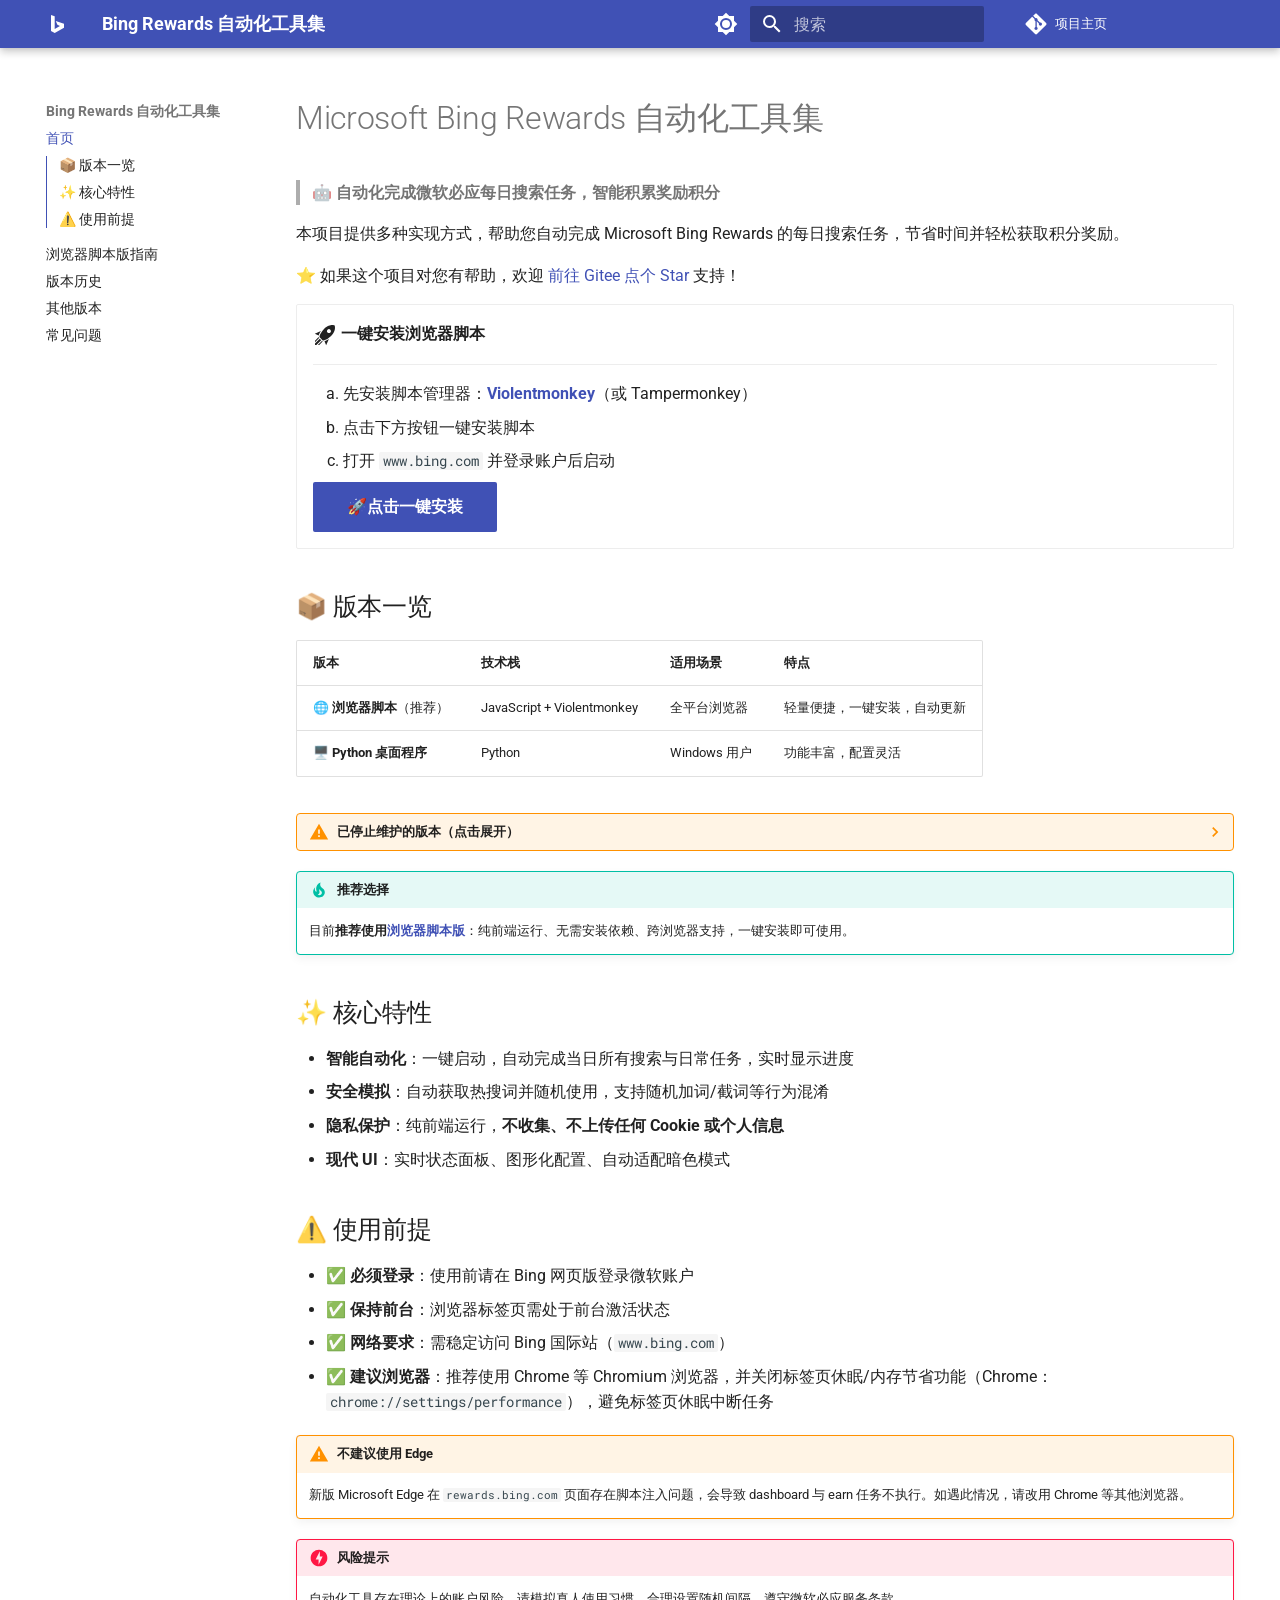
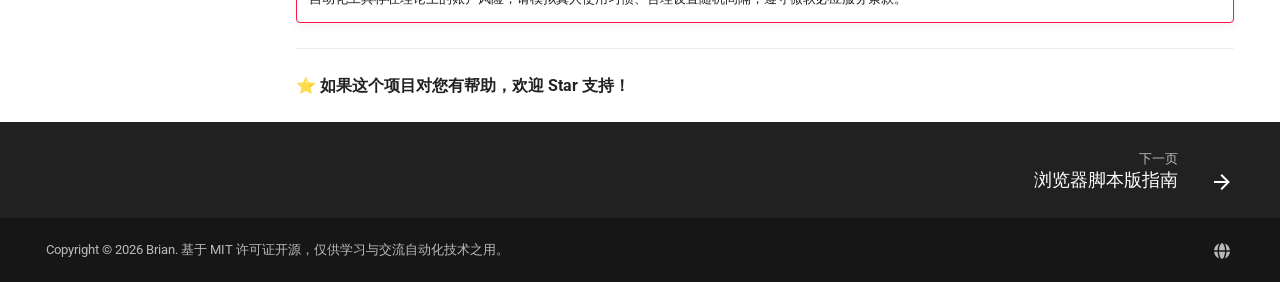
<file: index.html>
<!doctype html>
<html lang="zh" class="no-js">
  <head>
    
      <meta charset="utf-8">
      <meta name="viewport" content="width=device-width,initial-scale=1">
      
        <meta name="description" content="自动化完成微软必应每日搜索任务，智能积累奖励积分">
      
      
      
        <link rel="canonical" href="https://idbb98.github.io/microsoft-bing-rewards-daily-task-script/">
      
      
      
        <link rel="next" href="scripts/userscript/">
      
      
        
      
      
      <link rel="icon" href="assets/favicon.ico">
      <meta name="generator" content="mkdocs-1.6.1, mkdocs-material-9.8.0">
    
    
      
        <title>Bing Rewards 自动化工具集</title>
      
    
    
      <link rel="stylesheet" href="assets/stylesheets/main.57a0d79d.min.css">
      
        
        <link rel="stylesheet" href="assets/stylesheets/palette.fb2fffe2.min.css">
      
      


    
    
      
    
    
      
        
        
        <link rel="preconnect" href="https://fonts.gstatic.com" crossorigin>
        <link rel="stylesheet" href="https://fonts.googleapis.com/css?family=Roboto:300,300i,400,400i,700,700i%7CRoboto+Mono:400,400i,700,700i&display=fallback">
        <style>:root{--md-text-font:"Roboto";--md-code-font:"Roboto Mono"}</style>
      
    
    
    <script>__md_scope=new URL(".",location),__md_hash=e=>[...e].reduce(((e,_)=>(e<<5)-e+_.charCodeAt(0)),0),__md_get=(e,_=localStorage,t=__md_scope)=>JSON.parse(_.getItem(t.pathname+"."+e)),__md_set=(e,_,t=localStorage,a=__md_scope)=>{try{t.setItem(a.pathname+"."+e,JSON.stringify(_))}catch(e){}}</script>
    
      

    
    
  
<meta property="og:type" content="website" />
<meta property="og:title" content="Bing Rewards 自动化工具集" />
<meta property="og:description" content="自动化完成微软必应每日搜索任务，智能积累奖励积分" />
<meta property="og:image" content="https://idbb98.github.io/microsoft-bing-rewards-daily-task-script/assets/images/social/index.png" />
<meta property="og:image:type" content="image/png" />
<meta property="og:image:width" content="1200" />
<meta property="og:image:height" content="630" />
<meta property="og:url" content="https://idbb98.github.io/microsoft-bing-rewards-daily-task-script/" />
<meta property="twitter:card" content="summary_large_image" />
<meta property="twitter:title" content="Bing Rewards 自动化工具集" />
<meta property="twitter:description" content="自动化完成微软必应每日搜索任务，智能积累奖励积分" />
<meta property="twitter:image" content="https://idbb98.github.io/microsoft-bing-rewards-daily-task-script/assets/images/social/index.png" />
</head>
  
  
    
    
      
    
    
    
    
    <body dir="ltr" data-md-color-scheme="default" data-md-color-primary="indigo" data-md-color-accent="cyan">
  
    
    <input class="md-toggle" data-md-toggle="drawer" type="checkbox" id="__drawer" autocomplete="off">
    <input class="md-toggle" data-md-toggle="search" type="checkbox" id="__search" autocomplete="off">
    <label class="md-overlay" for="__drawer"></label>
    <div data-md-component="skip">
      
        
        <a href="#microsoft-bing-rewards" class="md-skip">
          跳转至
        </a>
      
    </div>
    <div data-md-component="announce">
      
    </div>
    
    
      

  

<header class="md-header md-header--shadow" data-md-component="header">
  <nav class="md-header__inner md-grid" aria-label="页眉">
    <a href="." title="Bing Rewards 自动化工具集" class="md-header__button md-logo" aria-label="Bing Rewards 自动化工具集" data-md-component="logo">
      
  
  <svg xmlns="http://www.w3.org/2000/svg" viewBox="0 0 24 24"><path d="M5 3v16l3.72 2L18 15.82v-4.09L9.77 8.95l1.61 3.89L13.94 14 8.7 16.92V4.27z"/></svg>

    </a>
    <label class="md-header__button md-icon" for="__drawer">
      
      <svg xmlns="http://www.w3.org/2000/svg" viewBox="0 0 24 24"><path d="M3 6h18v2H3zm0 5h18v2H3zm0 5h18v2H3z"/></svg>
    </label>
    <div class="md-header__title" data-md-component="header-title">
      <div class="md-header__ellipsis">
        <div class="md-header__topic">
          <span class="md-ellipsis">
            Bing Rewards 自动化工具集
          </span>
        </div>
        <div class="md-header__topic" data-md-component="header-topic">
          <span class="md-ellipsis">
            
              首页
            
          </span>
        </div>
      </div>
    </div>
    
      
        <form class="md-header__option" data-md-component="palette">
  
    
    
    
    <input class="md-option" data-md-color-media="(prefers-color-scheme: light)" data-md-color-scheme="default" data-md-color-primary="indigo" data-md-color-accent="cyan"  aria-label="切换到深色模式"  type="radio" name="__palette" id="__palette_0">
    
      <label class="md-header__button md-icon" title="切换到深色模式" for="__palette_1" hidden>
        <svg xmlns="http://www.w3.org/2000/svg" viewBox="0 0 24 24"><path d="M12 8a4 4 0 0 0-4 4 4 4 0 0 0 4 4 4 4 0 0 0 4-4 4 4 0 0 0-4-4m0 10a6 6 0 0 1-6-6 6 6 0 0 1 6-6 6 6 0 0 1 6 6 6 6 0 0 1-6 6m8-9.31V4h-4.69L12 .69 8.69 4H4v4.69L.69 12 4 15.31V20h4.69L12 23.31 15.31 20H20v-4.69L23.31 12z"/></svg>
      </label>
    
  
    
    
    
    <input class="md-option" data-md-color-media="(prefers-color-scheme: dark)" data-md-color-scheme="slate" data-md-color-primary="indigo" data-md-color-accent="cyan"  aria-label="切换到浅色模式"  type="radio" name="__palette" id="__palette_1">
    
      <label class="md-header__button md-icon" title="切换到浅色模式" for="__palette_0" hidden>
        <svg xmlns="http://www.w3.org/2000/svg" viewBox="0 0 24 24"><path d="M12 18c-.89 0-1.74-.2-2.5-.55C11.56 16.5 13 14.42 13 12s-1.44-4.5-3.5-5.45C10.26 6.2 11.11 6 12 6a6 6 0 0 1 6 6 6 6 0 0 1-6 6m8-9.31V4h-4.69L12 .69 8.69 4H4v4.69L.69 12 4 15.31V20h4.69L12 23.31 15.31 20H20v-4.69L23.31 12z"/></svg>
      </label>
    
  
</form>
      
    
    
      <script>var palette=__md_get("__palette");if(palette&&palette.color){if("(prefers-color-scheme)"===palette.color.media){var media=matchMedia("(prefers-color-scheme: light)"),input=document.querySelector(media.matches?"[data-md-color-media='(prefers-color-scheme: light)']":"[data-md-color-media='(prefers-color-scheme: dark)']");palette.color.media=input.getAttribute("data-md-color-media"),palette.color.scheme=input.getAttribute("data-md-color-scheme"),palette.color.primary=input.getAttribute("data-md-color-primary"),palette.color.accent=input.getAttribute("data-md-color-accent")}for(var[key,value]of Object.entries(palette.color))document.body.setAttribute("data-md-color-"+key,value)}</script>
    
    
    
      
      
        <label class="md-header__button md-icon" for="__search">
          
          <svg xmlns="http://www.w3.org/2000/svg" viewBox="0 0 24 24"><path d="M9.5 3A6.5 6.5 0 0 1 16 9.5c0 1.61-.59 3.09-1.56 4.23l.27.27h.79l5 5-1.5 1.5-5-5v-.79l-.27-.27A6.52 6.52 0 0 1 9.5 16 6.5 6.5 0 0 1 3 9.5 6.5 6.5 0 0 1 9.5 3m0 2C7 5 5 7 5 9.5S7 14 9.5 14 14 12 14 9.5 12 5 9.5 5"/></svg>
        </label>
        <div class="md-search" data-md-component="search" role="dialog">
  <label class="md-search__overlay" for="__search"></label>
  <div class="md-search__inner" role="search">
    <form class="md-search__form" name="search">
      <input type="text" class="md-search__input" name="query" aria-label="搜索" placeholder="搜索" autocapitalize="off" autocorrect="off" autocomplete="off" spellcheck="false" data-md-component="search-query" required>
      <label class="md-search__icon md-icon" for="__search">
        
        <svg xmlns="http://www.w3.org/2000/svg" viewBox="0 0 24 24"><path d="M9.5 3A6.5 6.5 0 0 1 16 9.5c0 1.61-.59 3.09-1.56 4.23l.27.27h.79l5 5-1.5 1.5-5-5v-.79l-.27-.27A6.52 6.52 0 0 1 9.5 16 6.5 6.5 0 0 1 3 9.5 6.5 6.5 0 0 1 9.5 3m0 2C7 5 5 7 5 9.5S7 14 9.5 14 14 12 14 9.5 12 5 9.5 5"/></svg>
        
        <svg xmlns="http://www.w3.org/2000/svg" viewBox="0 0 24 24"><path d="M20 11v2H8l5.5 5.5-1.42 1.42L4.16 12l7.92-7.92L13.5 5.5 8 11z"/></svg>
      </label>
      <nav class="md-search__options" aria-label="查找">
        
          <a href="javascript:void(0)" class="md-search__icon md-icon" title="分享" aria-label="分享" data-clipboard data-clipboard-text="" data-md-component="search-share" tabindex="-1">
            
            <svg xmlns="http://www.w3.org/2000/svg" viewBox="0 0 24 24"><path d="M18 16.08c-.76 0-1.44.3-1.96.77L8.91 12.7c.05-.23.09-.46.09-.7s-.04-.47-.09-.7l7.05-4.11c.54.5 1.25.81 2.04.81a3 3 0 0 0 3-3 3 3 0 0 0-3-3 3 3 0 0 0-3 3c0 .24.04.47.09.7L8.04 9.81C7.5 9.31 6.79 9 6 9a3 3 0 0 0-3 3 3 3 0 0 0 3 3c.79 0 1.5-.31 2.04-.81l7.12 4.15c-.05.21-.08.43-.08.66 0 1.61 1.31 2.91 2.92 2.91s2.92-1.3 2.92-2.91A2.92 2.92 0 0 0 18 16.08"/></svg>
          </a>
        
        <button type="reset" class="md-search__icon md-icon" title="清空当前内容" aria-label="清空当前内容" tabindex="-1">
          
          <svg xmlns="http://www.w3.org/2000/svg" viewBox="0 0 24 24"><path d="M19 6.41 17.59 5 12 10.59 6.41 5 5 6.41 10.59 12 5 17.59 6.41 19 12 13.41 17.59 19 19 17.59 13.41 12z"/></svg>
        </button>
      </nav>
      
        <div class="md-search__suggest" data-md-component="search-suggest"></div>
      
    </form>
    <div class="md-search__output">
      <div class="md-search__scrollwrap" tabindex="0" data-md-scrollfix>
        <div class="md-search-result" data-md-component="search-result">
          <div class="md-search-result__meta">
            正在初始化搜索引擎
          </div>
          <ol class="md-search-result__list" role="presentation"></ol>
        </div>
      </div>
    </div>
  </div>
</div>
      
    
    
      <div class="md-header__source">
        <a href="https://gitee.com/idbb98/microsoft-bing-rewards-daily-task-script" title="前往仓库" class="md-source" data-md-component="source">
  <div class="md-source__icon md-icon">
    
    <svg xmlns="http://www.w3.org/2000/svg" viewBox="0 0 448 512"><!--! Font Awesome Free 7.1.0 by @fontawesome - https://fontawesome.com License - https://fontawesome.com/license/free (Icons: CC BY 4.0, Fonts: SIL OFL 1.1, Code: MIT License) Copyright 2025 Fonticons, Inc.--><path d="M439.6 236.1 244 40.5c-5.4-5.5-12.8-8.5-20.4-8.5s-15 3-20.4 8.4L162.5 81l51.5 51.5c27.1-9.1 52.7 16.8 43.4 43.7l49.7 49.7c34.2-11.8 61.2 31 35.5 56.7-26.5 26.5-70.2-2.9-56-37.3L240.3 199v121.9c25.3 12.5 22.3 41.8 9.1 55-6.4 6.4-15.2 10.1-24.3 10.1s-17.8-3.6-24.3-10.1c-17.6-17.6-11.1-46.9 11.2-56v-123c-20.8-8.5-24.6-30.7-18.6-45L142.6 101 8.5 235.1C3 240.6 0 247.9 0 255.5s3 15 8.5 20.4l195.6 195.7c5.4 5.4 12.7 8.4 20.4 8.4s15-3 20.4-8.4l194.7-194.7c5.4-5.4 8.4-12.8 8.4-20.4s-3-15-8.4-20.4"/></svg>
  </div>
  <div class="md-source__repository">
    项目主页
  </div>
</a>
      </div>
    
  </nav>
  
</header>
    
    <div class="md-container" data-md-component="container">
      
      
        
          
        
      
      <main class="md-main" data-md-component="main">
        <div class="md-main__inner md-grid">
          
            
              
              <div class="md-sidebar md-sidebar--primary" data-md-component="sidebar" data-md-type="navigation" >
                <div class="md-sidebar__scrollwrap">
                  <div class="md-sidebar__inner">
                    



  

<nav class="md-nav md-nav--primary md-nav--integrated" aria-label="导航栏" data-md-level="0">
  <label class="md-nav__title" for="__drawer">
    <a href="." title="Bing Rewards 自动化工具集" class="md-nav__button md-logo" aria-label="Bing Rewards 自动化工具集" data-md-component="logo">
      
  
  <svg xmlns="http://www.w3.org/2000/svg" viewBox="0 0 24 24"><path d="M5 3v16l3.72 2L18 15.82v-4.09L9.77 8.95l1.61 3.89L13.94 14 8.7 16.92V4.27z"/></svg>

    </a>
    Bing Rewards 自动化工具集
  </label>
  
    <div class="md-nav__source">
      <a href="https://gitee.com/idbb98/microsoft-bing-rewards-daily-task-script" title="前往仓库" class="md-source" data-md-component="source">
  <div class="md-source__icon md-icon">
    
    <svg xmlns="http://www.w3.org/2000/svg" viewBox="0 0 448 512"><!--! Font Awesome Free 7.1.0 by @fontawesome - https://fontawesome.com License - https://fontawesome.com/license/free (Icons: CC BY 4.0, Fonts: SIL OFL 1.1, Code: MIT License) Copyright 2025 Fonticons, Inc.--><path d="M439.6 236.1 244 40.5c-5.4-5.5-12.8-8.5-20.4-8.5s-15 3-20.4 8.4L162.5 81l51.5 51.5c27.1-9.1 52.7 16.8 43.4 43.7l49.7 49.7c34.2-11.8 61.2 31 35.5 56.7-26.5 26.5-70.2-2.9-56-37.3L240.3 199v121.9c25.3 12.5 22.3 41.8 9.1 55-6.4 6.4-15.2 10.1-24.3 10.1s-17.8-3.6-24.3-10.1c-17.6-17.6-11.1-46.9 11.2-56v-123c-20.8-8.5-24.6-30.7-18.6-45L142.6 101 8.5 235.1C3 240.6 0 247.9 0 255.5s3 15 8.5 20.4l195.6 195.7c5.4 5.4 12.7 8.4 20.4 8.4s15-3 20.4-8.4l194.7-194.7c5.4-5.4 8.4-12.8 8.4-20.4s-3-15-8.4-20.4"/></svg>
  </div>
  <div class="md-source__repository">
    项目主页
  </div>
</a>
    </div>
  
  <ul class="md-nav__list" data-md-scrollfix>
    
      
      
  
  
    
  
  
  
    <li class="md-nav__item md-nav__item--active">
      
      <input class="md-nav__toggle md-toggle" type="checkbox" id="__toc">
      
      
        
      
      
        <label class="md-nav__link md-nav__link--active" for="__toc">
          
  
  
  <span class="md-ellipsis">
    
  
    首页
  

    
  </span>
  
  

          <span class="md-nav__icon md-icon"></span>
        </label>
      
      <a href="." class="md-nav__link md-nav__link--active">
        
  
  
  <span class="md-ellipsis">
    
  
    首页
  

    
  </span>
  
  

      </a>
      
        

<nav class="md-nav md-nav--secondary" aria-label="目录">
  
  
  
    
  
  
    <label class="md-nav__title" for="__toc">
      <span class="md-nav__icon md-icon"></span>
      目录
    </label>
    <ul class="md-nav__list" data-md-component="toc" data-md-scrollfix>
      
        <li class="md-nav__item">
  <a href="#_1" class="md-nav__link">
    <span class="md-ellipsis">
      
        📦 版本一览
      
    </span>
  </a>
  
</li>
      
        <li class="md-nav__item">
  <a href="#_2" class="md-nav__link">
    <span class="md-ellipsis">
      
        ✨ 核心特性
      
    </span>
  </a>
  
</li>
      
        <li class="md-nav__item">
  <a href="#_3" class="md-nav__link">
    <span class="md-ellipsis">
      
        ⚠️ 使用前提
      
    </span>
  </a>
  
</li>
      
    </ul>
  
</nav>
      
    </li>
  

    
      
      
  
  
  
  
    <li class="md-nav__item">
      <a href="scripts/userscript/" class="md-nav__link">
        
  
  
  <span class="md-ellipsis">
    
  
    浏览器脚本版指南
  

    
  </span>
  
  

      </a>
    </li>
  

    
      
      
  
  
  
  
    <li class="md-nav__item">
      <a href="changelog/" class="md-nav__link">
        
  
  
  <span class="md-ellipsis">
    
  
    版本历史
  

    
  </span>
  
  

      </a>
    </li>
  

    
      
      
  
  
  
  
    <li class="md-nav__item">
      <a href="other-versions/" class="md-nav__link">
        
  
  
  <span class="md-ellipsis">
    
  
    其他版本
  

    
  </span>
  
  

      </a>
    </li>
  

    
      
      
  
  
  
  
    <li class="md-nav__item">
      <a href="faq/" class="md-nav__link">
        
  
  
  <span class="md-ellipsis">
    
  
    常见问题
  

    
  </span>
  
  

      </a>
    </li>
  

    
  </ul>
</nav>
                  </div>
                </div>
              </div>
            
            
          
          
            <div class="md-content" data-md-component="content">
              
              <article class="md-content__inner md-typeset">
                
                  



<h1 id="microsoft-bing-rewards">Microsoft Bing Rewards 自动化工具集<a class="headerlink" href="#microsoft-bing-rewards" title="Permanent link">&para;</a></h1>
<blockquote>
<p><strong>🤖 自动化完成微软必应每日搜索任务，智能积累奖励积分</strong></p>
</blockquote>
<p>本项目提供多种实现方式，帮助您自动完成 Microsoft Bing Rewards 的每日搜索任务，节省时间并轻松获取积分奖励。</p>
<p>⭐ 如果这个项目对您有帮助，欢迎 <a href="https://gitee.com/idbb98/microsoft-bing-rewards-daily-task-script">前往 Gitee 点个 Star</a> 支持！</p>
<div class="grid cards">
<ul>
<li>
<p><span class="twemoji lg middle"><svg xmlns="http://www.w3.org/2000/svg" viewBox="0 0 24 24"><path d="m13.13 22.19-1.63-3.83c1.57-.58 3.04-1.36 4.4-2.27zM5.64 12.5l-3.83-1.63 6.1-2.77C7 9.46 6.22 10.93 5.64 12.5M21.61 2.39S16.66.269 11 5.93c-2.19 2.19-3.5 4.6-4.35 6.71-.28.75-.09 1.57.46 2.13l2.13 2.12c.55.56 1.37.74 2.12.46A19.1 19.1 0 0 0 18.07 13c5.66-5.66 3.54-10.61 3.54-10.61m-7.07 7.07c-.78-.78-.78-2.05 0-2.83s2.05-.78 2.83 0c.77.78.78 2.05 0 2.83s-2.05.78-2.83 0m-5.66 7.07-1.41-1.41zM6.24 22l3.64-3.64c-.34-.09-.67-.24-.97-.45L4.83 22zM2 22h1.41l4.77-4.76-1.42-1.41L2 20.59zm0-2.83 4.09-4.08c-.21-.3-.36-.62-.45-.97L2 17.76z"/></svg></span> <strong>一键安装浏览器脚本</strong></p>
<hr />
<ol>
<li>先安装脚本管理器：<a href="https://violentmonkey.github.io/get-it/"><strong>Violentmonkey</strong></a>（或 Tampermonkey）</li>
<li>点击下方按钮一键安装脚本</li>
<li>打开 <code>www.bing.com</code> 并登录账户后启动</li>
</ol>
<p><a class="md-button md-button--primary" href="https://gitee.com/idbb98/microsoft-bing-rewards-daily-task-script/raw/master/BingRewards.user.js"><strong>🚀点击一键安装</strong></a></p>
</li>
</ul>
</div>
<h2 id="_1">📦 版本一览<a class="headerlink" href="#_1" title="Permanent link">&para;</a></h2>
<table>
<thead>
<tr>
<th>版本</th>
<th>技术栈</th>
<th>适用场景</th>
<th>特点</th>
</tr>
</thead>
<tbody>
<tr>
<td>🌐 <strong>浏览器脚本</strong>（推荐）</td>
<td>JavaScript + Violentmonkey</td>
<td>全平台浏览器</td>
<td>轻量便捷，一键安装，自动更新</td>
</tr>
<tr>
<td>🖥️ <strong>Python 桌面程序</strong></td>
<td>Python</td>
<td>Windows 用户</td>
<td>功能丰富，配置灵活</td>
</tr>
</tbody>
</table>
<details class="warning">
<summary>已停止维护的版本（点击展开）</summary>
<table>
<thead>
<tr>
<th>版本</th>
<th>技术栈</th>
<th>适用场景</th>
<th>特点</th>
</tr>
</thead>
<tbody>
<tr>
<td>🧩 浏览器扩展</td>
<td>Chrome Extension (MV3)</td>
<td>全平台浏览器</td>
<td>双端搜索，无需脚本管理器</td>
</tr>
<tr>
<td>🪟 .NET 桌面程序</td>
<td>.NET Framework</td>
<td>Windows 用户</td>
<td>运行稳定，开箱即用</td>
</tr>
</tbody>
</table>
<p>以上版本不再更新，仅保留存档，详见<a href="other-versions/">其他版本</a>。</p>
</details>
<div class="admonition tip">
<p class="admonition-title">推荐选择</p>
<p>目前<strong>推荐使用<a href="scripts/userscript/">浏览器脚本版</a></strong>：纯前端运行、无需安装依赖、跨浏览器支持，一键安装即可使用。</p>
</div>
<h2 id="_2">✨ 核心特性<a class="headerlink" href="#_2" title="Permanent link">&para;</a></h2>
<ul>
<li><strong>智能自动化</strong>：一键启动，自动完成当日所有搜索与日常任务，实时显示进度</li>
<li><strong>安全模拟</strong>：自动获取热搜词并随机使用，支持随机加词/截词等行为混淆</li>
<li><strong>隐私保护</strong>：纯前端运行，<strong>不收集、不上传任何 Cookie 或个人信息</strong></li>
<li><strong>现代 UI</strong>：实时状态面板、图形化配置、自动适配暗色模式</li>
</ul>
<h2 id="_3">⚠️ 使用前提<a class="headerlink" href="#_3" title="Permanent link">&para;</a></h2>
<ul>
<li>✅ <strong>必须登录</strong>：使用前请在 Bing 网页版登录微软账户</li>
<li>✅ <strong>保持前台</strong>：浏览器标签页需处于前台激活状态</li>
<li>✅ <strong>网络要求</strong>：需稳定访问 Bing 国际站（<code>www.bing.com</code>）</li>
<li>✅ <strong>建议浏览器</strong>：推荐使用 Chrome 等 Chromium 浏览器，并关闭标签页休眠/内存节省功能（Chrome：<code>chrome://settings/performance</code>），避免标签页休眠中断任务</li>
</ul>
<div class="admonition warning">
<p class="admonition-title">不建议使用 Edge</p>
<p>新版 Microsoft Edge 在 <code>rewards.bing.com</code> 页面存在脚本注入问题，会导致 dashboard 与 earn 任务不执行。如遇此情况，请改用 Chrome 等其他浏览器。</p>
</div>
<div class="admonition danger">
<p class="admonition-title">风险提示</p>
<p>自动化工具存在理论上的账户风险，请模拟真人使用习惯、合理设置随机间隔，遵守微软必应服务条款。</p>
</div>
<hr />
<p><strong>⭐ 如果这个项目对您有帮助，欢迎 Star 支持！</strong></p>












                
              </article>
            </div>
          
          
<script>var target=document.getElementById(location.hash.slice(1));target&&target.name&&(target.checked=target.name.startsWith("__tabbed_"))</script>
        </div>
        
          <button type="button" class="md-top md-icon" data-md-component="top" hidden>
  
  <svg xmlns="http://www.w3.org/2000/svg" viewBox="0 0 24 24"><path d="M13 20h-2V8l-5.5 5.5-1.42-1.42L12 4.16l7.92 7.92-1.42 1.42L13 8z"/></svg>
  回到页面顶部
</button>
        
      </main>
      
        <footer class="md-footer">
  
    
      
      <nav class="md-footer__inner md-grid" aria-label="页脚" >
        
        
          
          <a href="scripts/userscript/" class="md-footer__link md-footer__link--next" aria-label="下一页: 浏览器脚本版指南">
            <div class="md-footer__title">
              <span class="md-footer__direction">
                下一页
              </span>
              <div class="md-ellipsis">
                浏览器脚本版指南
              </div>
            </div>
            <div class="md-footer__button md-icon">
              
              <svg xmlns="http://www.w3.org/2000/svg" viewBox="0 0 24 24"><path d="M4 11v2h12l-5.5 5.5 1.42 1.42L19.84 12l-7.92-7.92L10.5 5.5 16 11z"/></svg>
            </div>
          </a>
        
      </nav>
    
  
  <div class="md-footer-meta md-typeset">
    <div class="md-footer-meta__inner md-grid">
      <div class="md-copyright">
  
    <div class="md-copyright__highlight">
      Copyright &copy; 2026 Brian. 基于 MIT 许可证开源，仅供学习与交流自动化技术之用。
    </div>
  
  
</div>
      
        
<div class="md-social">
  
    
    
    
    
    <a href="https://gitee.com/idbb98/microsoft-bing-rewards-daily-task-script" target="_blank" rel="noopener" title="项目主页" class="md-social__link">
      <svg xmlns="http://www.w3.org/2000/svg" viewBox="0 0 512 512"><!--! Font Awesome Free 7.1.0 by @fontawesome - https://fontawesome.com License - https://fontawesome.com/license/free (Icons: CC BY 4.0, Fonts: SIL OFL 1.1, Code: MIT License) Copyright 2025 Fonticons, Inc.--><path d="M351.9 280H161c2.9 64.5 17.2 123.9 37.5 167.4 11.4 24.5 23.7 41.8 35.1 52.4 11.2 10.5 18.9 12.2 22.9 12.2s11.7-1.7 22.9-12.2c11.4-10.6 23.7-28 35.1-52.4 20.3-43.5 34.6-102.9 37.5-167.4zm-191-48h190.9c-2.8-64.5-17.1-123.9-37.4-167.4-11.4-24.4-23.7-41.8-35.1-52.4C268.1 1.7 260.4 0 256.4 0s-11.7 1.7-22.9 12.2c-11.4 10.6-23.7 28-35.1 52.4-20.3 43.5-34.6 102.9-37.5 167.4m-48 0c3.5-85.6 25.6-165.1 57.9-217.3C78.7 47.3 10.9 131.2 1.5 232zM1.5 280c9.4 100.8 77.2 184.7 169.3 217.3-32.3-52.2-54.4-131.7-57.9-217.3zm398.4 0c-3.5 85.6-25.6 165.1-57.9 217.3 92.1-32.7 159.9-116.5 169.3-217.3zm111.4-48C501.9 131.2 434.1 47.3 342 14.7c32.3 52.2 54.4 131.7 57.9 217.3z"/></svg>
    </a>
  
</div>
      
    </div>
  </div>
</footer>
      
    </div>
    <div class="md-dialog" data-md-component="dialog">
      <div class="md-dialog__inner md-typeset"></div>
    </div>
    
      <div class="md-progress" data-md-component="progress" role="progressbar"></div>
    
    
    
      
      
      <script id="__config" type="application/json">{"annotate": null, "base": ".", "features": ["navigation.instant", "navigation.instant.progress", "navigation.top", "navigation.footer", "toc.follow", "toc.integrate", "search.suggest", "search.highlight", "search.share", "content.code.copy", "content.code.annotate"], "search": "assets/javascripts/workers/search.a7633da7.min.js", "tags": null, "translations": {"clipboard.copied": "\u5df2\u590d\u5236", "clipboard.copy": "\u590d\u5236", "search.result.more.one": "\u5728\u8be5\u9875\u4e0a\u8fd8\u6709 1 \u4e2a\u7b26\u5408\u6761\u4ef6\u7684\u7ed3\u679c", "search.result.more.other": "\u5728\u8be5\u9875\u4e0a\u8fd8\u6709 # \u4e2a\u7b26\u5408\u6761\u4ef6\u7684\u7ed3\u679c", "search.result.none": "\u6ca1\u6709\u627e\u5230\u7b26\u5408\u6761\u4ef6\u7684\u7ed3\u679c", "search.result.one": "\u627e\u5230 1 \u4e2a\u7b26\u5408\u6761\u4ef6\u7684\u7ed3\u679c", "search.result.other": "# \u4e2a\u7b26\u5408\u6761\u4ef6\u7684\u7ed3\u679c", "search.result.placeholder": "\u952e\u5165\u4ee5\u5f00\u59cb\u641c\u7d22", "search.result.term.missing": "\u7f3a\u5c11", "select.version": "\u9009\u62e9\u5f53\u524d\u7248\u672c"}, "version": null}</script>
    
    
      <script src="assets/javascripts/bundle.c21346df.min.js"></script>
      
    
  </body>
</html>
</file>
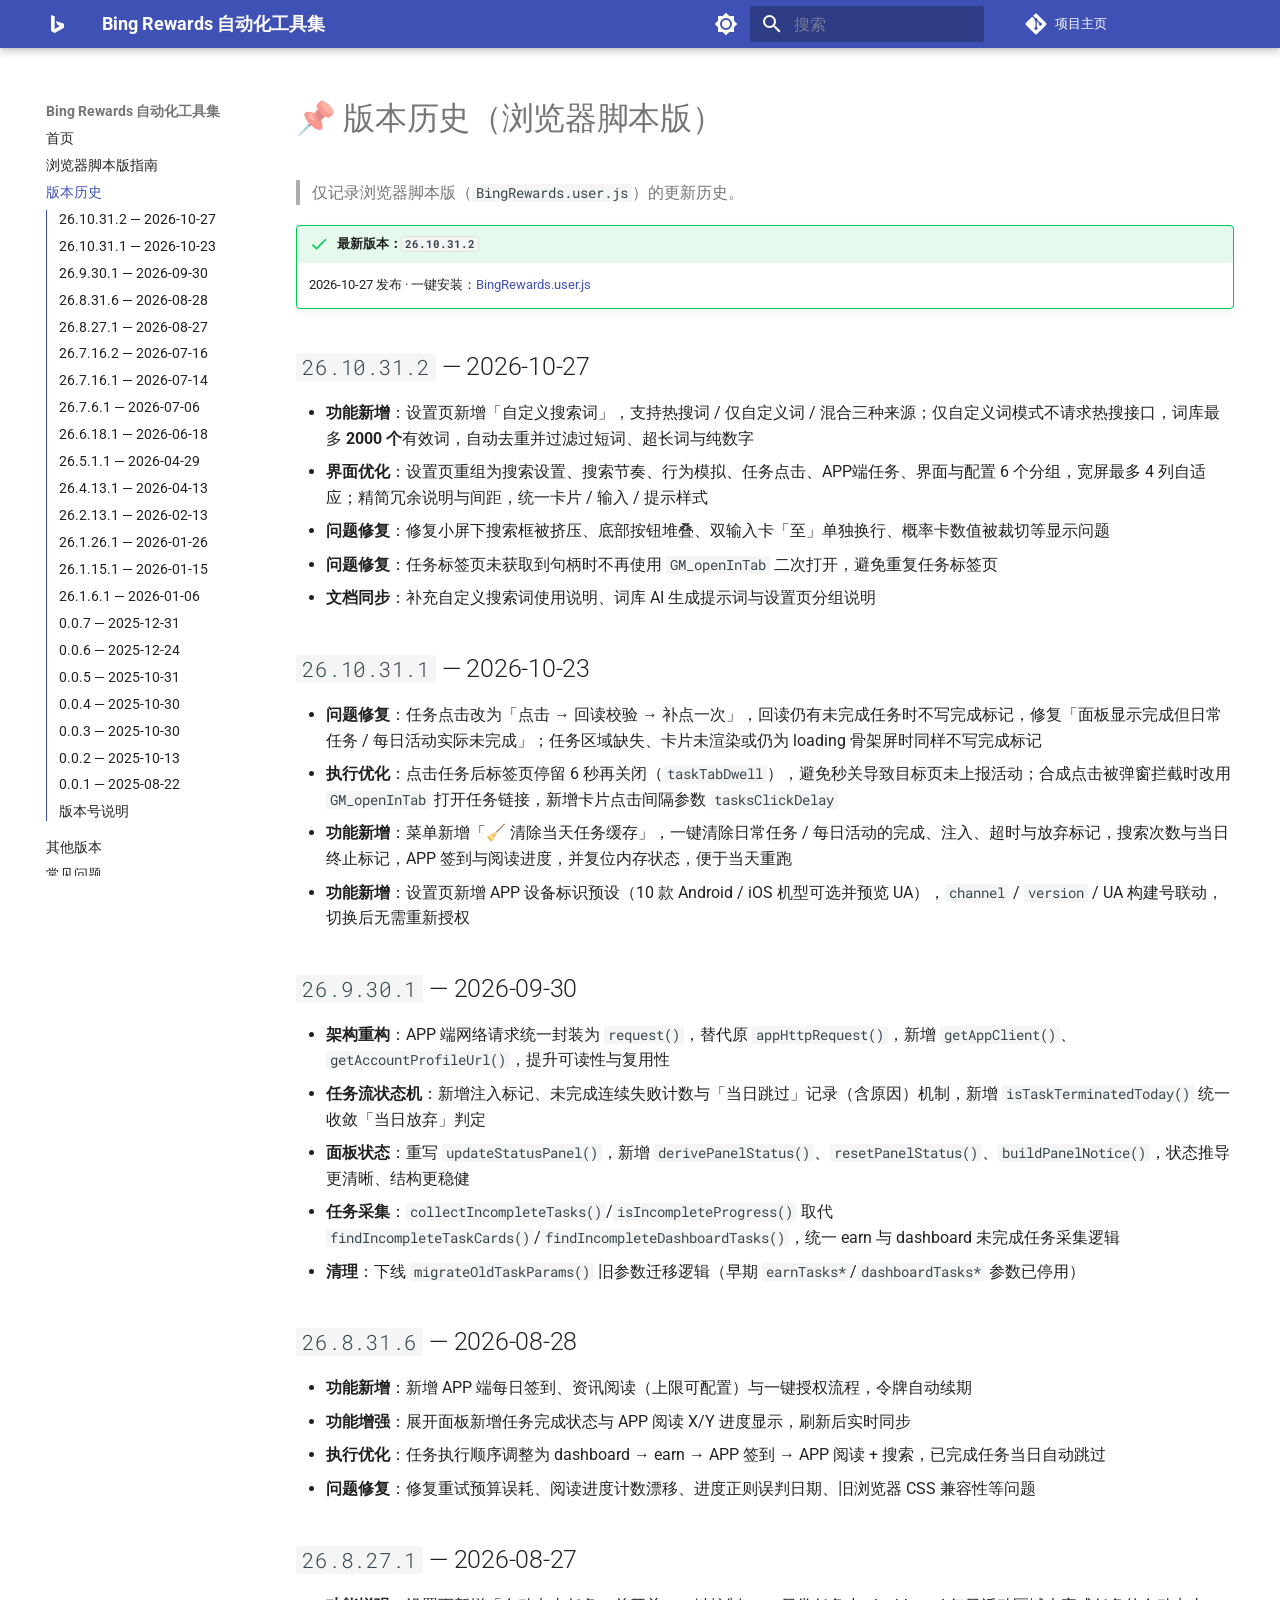
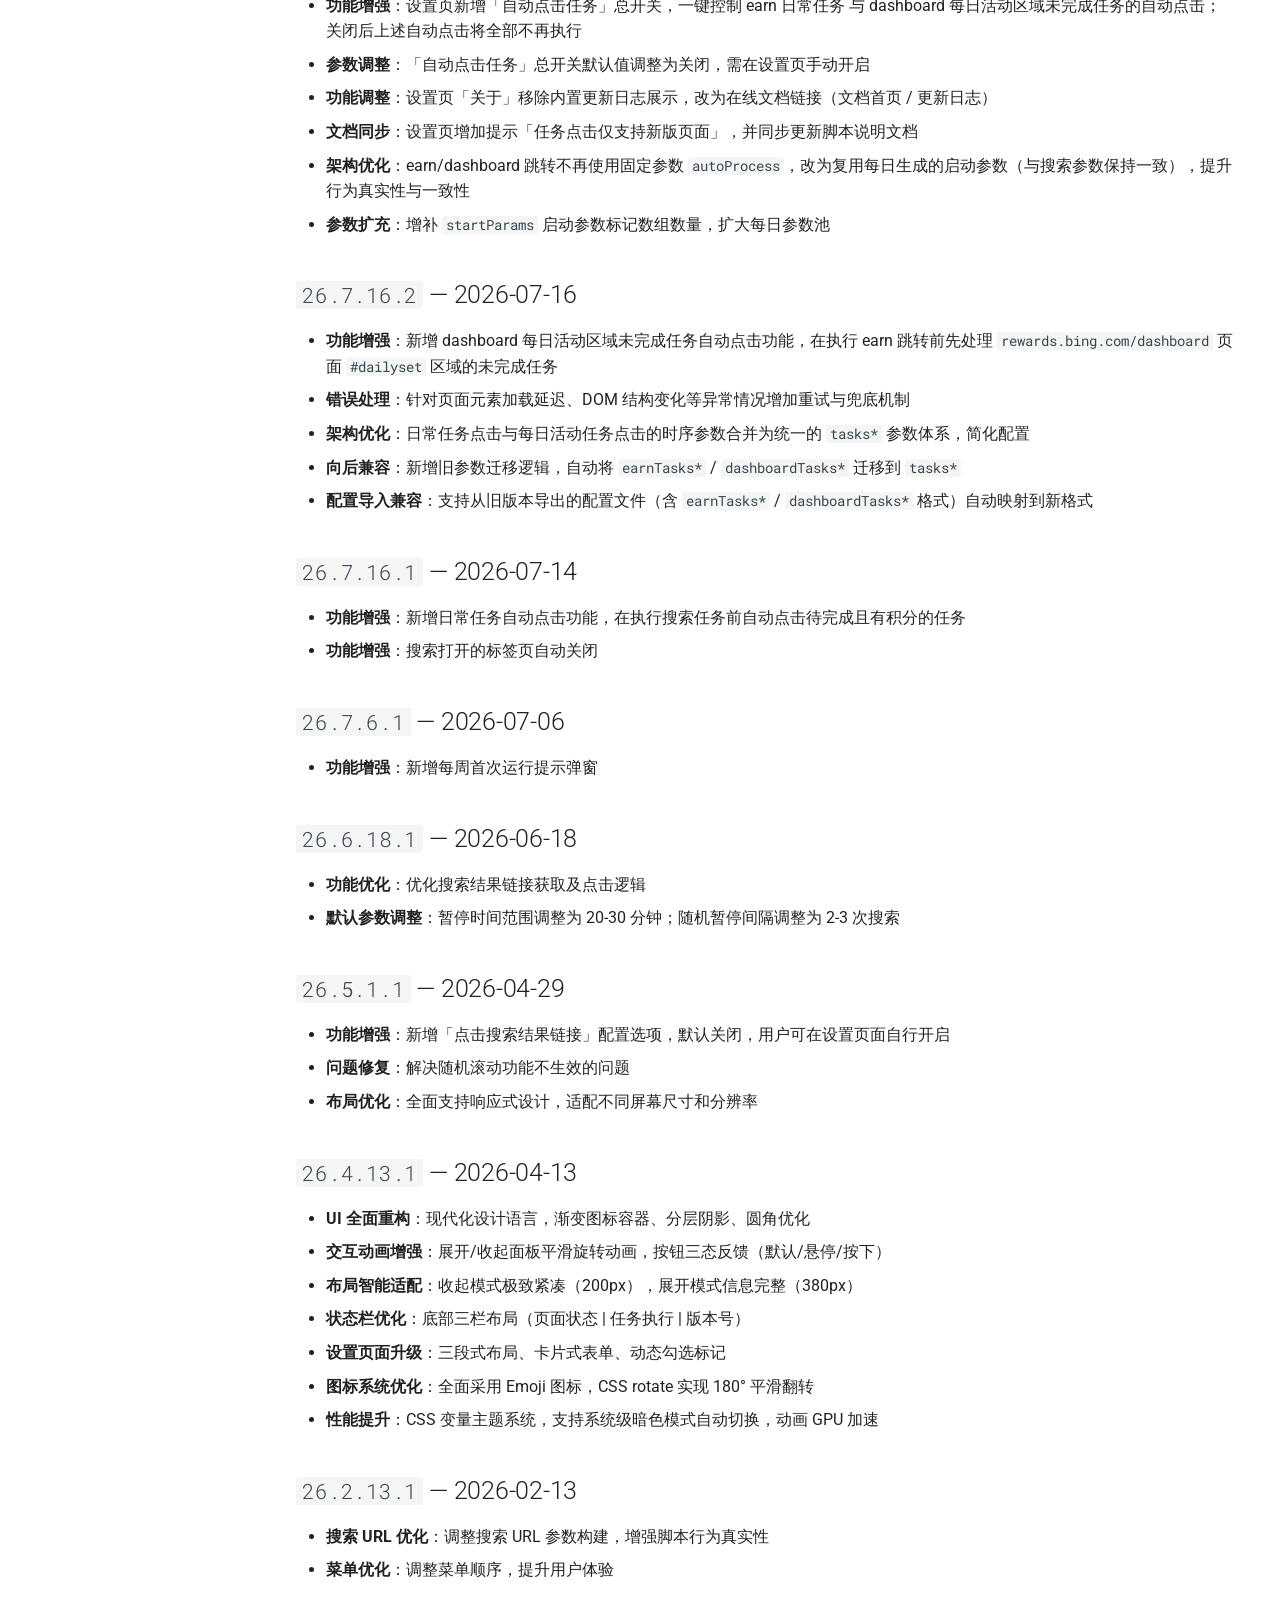
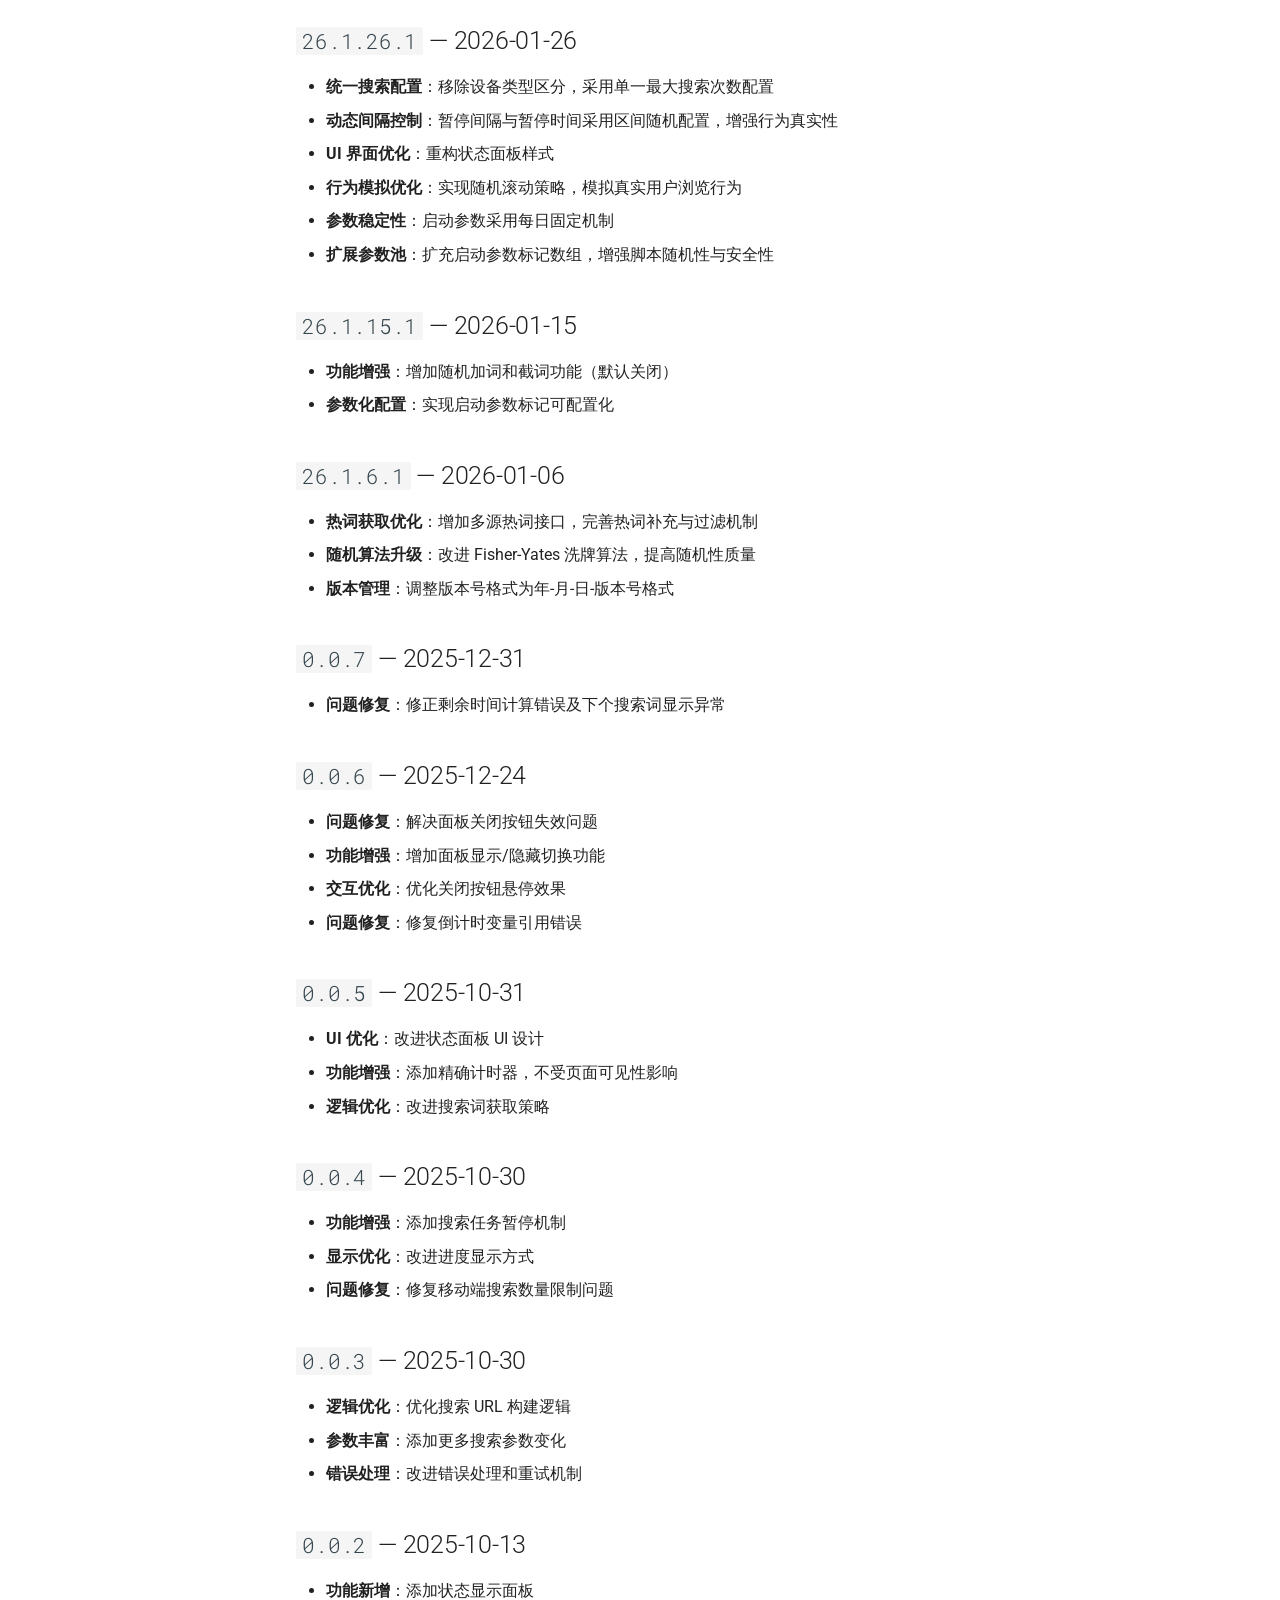
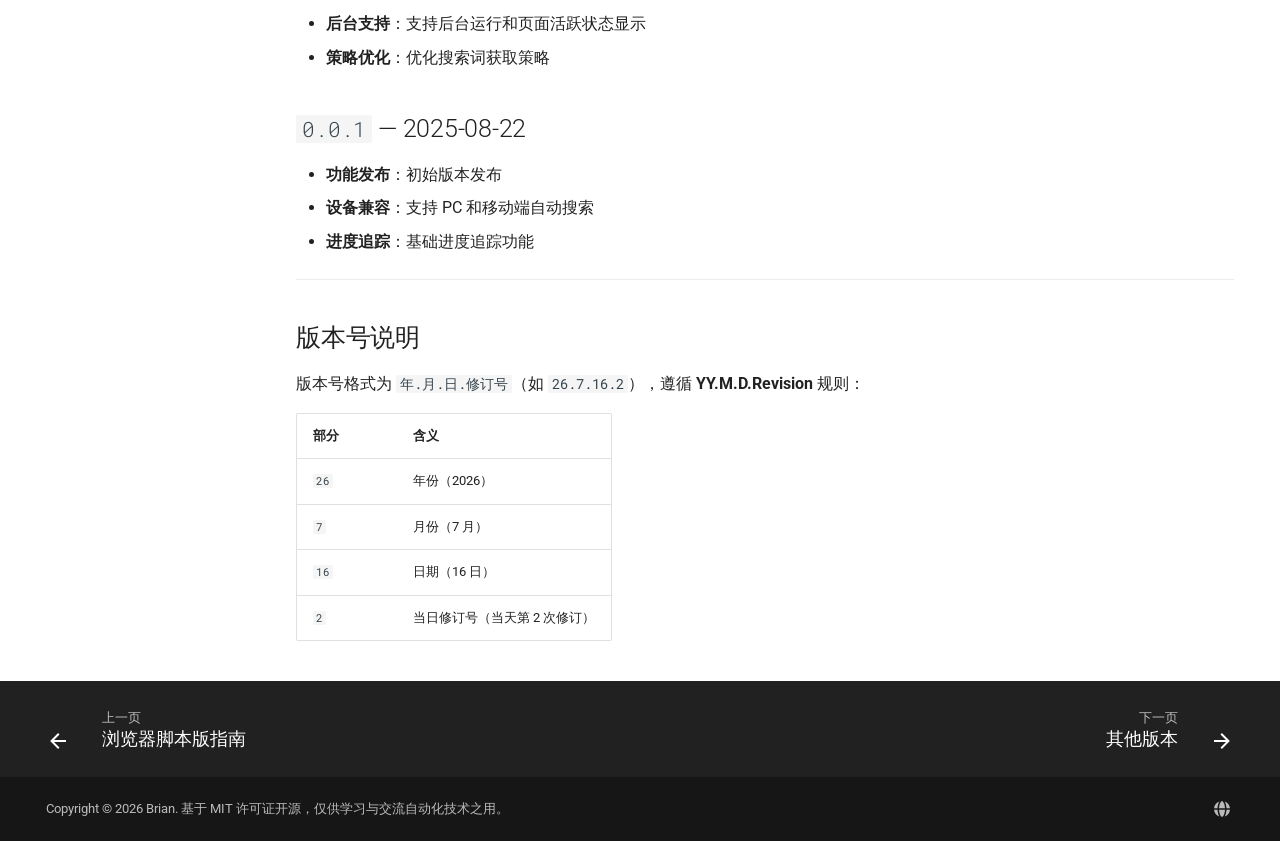
<file: changelog/index.html>
<!doctype html>
<html lang="zh" class="no-js">
  <head>
    
      <meta charset="utf-8">
      <meta name="viewport" content="width=device-width,initial-scale=1">
      
        <meta name="description" content="自动化完成微软必应每日搜索任务，智能积累奖励积分">
      
      
      
        <link rel="canonical" href="https://idbb98.github.io/microsoft-bing-rewards-daily-task-script/changelog/">
      
      
        <link rel="prev" href="../scripts/userscript/">
      
      
        <link rel="next" href="../other-versions/">
      
      
        
      
      
      <link rel="icon" href="../assets/favicon.ico">
      <meta name="generator" content="mkdocs-1.6.1, mkdocs-material-9.8.0">
    
    
      
        <title>版本历史 - Bing Rewards 自动化工具集</title>
      
    
    
      <link rel="stylesheet" href="../assets/stylesheets/main.57a0d79d.min.css">
      
        
        <link rel="stylesheet" href="../assets/stylesheets/palette.fb2fffe2.min.css">
      
      


    
    
      
    
    
      
        
        
        <link rel="preconnect" href="https://fonts.gstatic.com" crossorigin>
        <link rel="stylesheet" href="https://fonts.googleapis.com/css?family=Roboto:300,300i,400,400i,700,700i%7CRoboto+Mono:400,400i,700,700i&display=fallback">
        <style>:root{--md-text-font:"Roboto";--md-code-font:"Roboto Mono"}</style>
      
    
    
    <script>__md_scope=new URL("..",location),__md_hash=e=>[...e].reduce(((e,_)=>(e<<5)-e+_.charCodeAt(0)),0),__md_get=(e,_=localStorage,t=__md_scope)=>JSON.parse(_.getItem(t.pathname+"."+e)),__md_set=(e,_,t=localStorage,a=__md_scope)=>{try{t.setItem(a.pathname+"."+e,JSON.stringify(_))}catch(e){}}</script>
    
      

    
    
  
<meta property="og:type" content="website" />
<meta property="og:title" content="版本历史 - Bing Rewards 自动化工具集" />
<meta property="og:description" content="自动化完成微软必应每日搜索任务，智能积累奖励积分" />
<meta property="og:image" content="https://idbb98.github.io/microsoft-bing-rewards-daily-task-script/assets/images/social/changelog.png" />
<meta property="og:image:type" content="image/png" />
<meta property="og:image:width" content="1200" />
<meta property="og:image:height" content="630" />
<meta property="og:url" content="https://idbb98.github.io/microsoft-bing-rewards-daily-task-script/changelog/" />
<meta property="twitter:card" content="summary_large_image" />
<meta property="twitter:title" content="版本历史 - Bing Rewards 自动化工具集" />
<meta property="twitter:description" content="自动化完成微软必应每日搜索任务，智能积累奖励积分" />
<meta property="twitter:image" content="https://idbb98.github.io/microsoft-bing-rewards-daily-task-script/assets/images/social/changelog.png" />
</head>
  
  
    
    
      
    
    
    
    
    <body dir="ltr" data-md-color-scheme="default" data-md-color-primary="indigo" data-md-color-accent="cyan">
  
    
    <input class="md-toggle" data-md-toggle="drawer" type="checkbox" id="__drawer" autocomplete="off">
    <input class="md-toggle" data-md-toggle="search" type="checkbox" id="__search" autocomplete="off">
    <label class="md-overlay" for="__drawer"></label>
    <div data-md-component="skip">
      
        
        <a href="#_1" class="md-skip">
          跳转至
        </a>
      
    </div>
    <div data-md-component="announce">
      
    </div>
    
    
      

  

<header class="md-header md-header--shadow" data-md-component="header">
  <nav class="md-header__inner md-grid" aria-label="页眉">
    <a href=".." title="Bing Rewards 自动化工具集" class="md-header__button md-logo" aria-label="Bing Rewards 自动化工具集" data-md-component="logo">
      
  
  <svg xmlns="http://www.w3.org/2000/svg" viewBox="0 0 24 24"><path d="M5 3v16l3.72 2L18 15.82v-4.09L9.77 8.95l1.61 3.89L13.94 14 8.7 16.92V4.27z"/></svg>

    </a>
    <label class="md-header__button md-icon" for="__drawer">
      
      <svg xmlns="http://www.w3.org/2000/svg" viewBox="0 0 24 24"><path d="M3 6h18v2H3zm0 5h18v2H3zm0 5h18v2H3z"/></svg>
    </label>
    <div class="md-header__title" data-md-component="header-title">
      <div class="md-header__ellipsis">
        <div class="md-header__topic">
          <span class="md-ellipsis">
            Bing Rewards 自动化工具集
          </span>
        </div>
        <div class="md-header__topic" data-md-component="header-topic">
          <span class="md-ellipsis">
            
              版本历史
            
          </span>
        </div>
      </div>
    </div>
    
      
        <form class="md-header__option" data-md-component="palette">
  
    
    
    
    <input class="md-option" data-md-color-media="(prefers-color-scheme: light)" data-md-color-scheme="default" data-md-color-primary="indigo" data-md-color-accent="cyan"  aria-label="切换到深色模式"  type="radio" name="__palette" id="__palette_0">
    
      <label class="md-header__button md-icon" title="切换到深色模式" for="__palette_1" hidden>
        <svg xmlns="http://www.w3.org/2000/svg" viewBox="0 0 24 24"><path d="M12 8a4 4 0 0 0-4 4 4 4 0 0 0 4 4 4 4 0 0 0 4-4 4 4 0 0 0-4-4m0 10a6 6 0 0 1-6-6 6 6 0 0 1 6-6 6 6 0 0 1 6 6 6 6 0 0 1-6 6m8-9.31V4h-4.69L12 .69 8.69 4H4v4.69L.69 12 4 15.31V20h4.69L12 23.31 15.31 20H20v-4.69L23.31 12z"/></svg>
      </label>
    
  
    
    
    
    <input class="md-option" data-md-color-media="(prefers-color-scheme: dark)" data-md-color-scheme="slate" data-md-color-primary="indigo" data-md-color-accent="cyan"  aria-label="切换到浅色模式"  type="radio" name="__palette" id="__palette_1">
    
      <label class="md-header__button md-icon" title="切换到浅色模式" for="__palette_0" hidden>
        <svg xmlns="http://www.w3.org/2000/svg" viewBox="0 0 24 24"><path d="M12 18c-.89 0-1.74-.2-2.5-.55C11.56 16.5 13 14.42 13 12s-1.44-4.5-3.5-5.45C10.26 6.2 11.11 6 12 6a6 6 0 0 1 6 6 6 6 0 0 1-6 6m8-9.31V4h-4.69L12 .69 8.69 4H4v4.69L.69 12 4 15.31V20h4.69L12 23.31 15.31 20H20v-4.69L23.31 12z"/></svg>
      </label>
    
  
</form>
      
    
    
      <script>var palette=__md_get("__palette");if(palette&&palette.color){if("(prefers-color-scheme)"===palette.color.media){var media=matchMedia("(prefers-color-scheme: light)"),input=document.querySelector(media.matches?"[data-md-color-media='(prefers-color-scheme: light)']":"[data-md-color-media='(prefers-color-scheme: dark)']");palette.color.media=input.getAttribute("data-md-color-media"),palette.color.scheme=input.getAttribute("data-md-color-scheme"),palette.color.primary=input.getAttribute("data-md-color-primary"),palette.color.accent=input.getAttribute("data-md-color-accent")}for(var[key,value]of Object.entries(palette.color))document.body.setAttribute("data-md-color-"+key,value)}</script>
    
    
    
      
      
        <label class="md-header__button md-icon" for="__search">
          
          <svg xmlns="http://www.w3.org/2000/svg" viewBox="0 0 24 24"><path d="M9.5 3A6.5 6.5 0 0 1 16 9.5c0 1.61-.59 3.09-1.56 4.23l.27.27h.79l5 5-1.5 1.5-5-5v-.79l-.27-.27A6.52 6.52 0 0 1 9.5 16 6.5 6.5 0 0 1 3 9.5 6.5 6.5 0 0 1 9.5 3m0 2C7 5 5 7 5 9.5S7 14 9.5 14 14 12 14 9.5 12 5 9.5 5"/></svg>
        </label>
        <div class="md-search" data-md-component="search" role="dialog">
  <label class="md-search__overlay" for="__search"></label>
  <div class="md-search__inner" role="search">
    <form class="md-search__form" name="search">
      <input type="text" class="md-search__input" name="query" aria-label="搜索" placeholder="搜索" autocapitalize="off" autocorrect="off" autocomplete="off" spellcheck="false" data-md-component="search-query" required>
      <label class="md-search__icon md-icon" for="__search">
        
        <svg xmlns="http://www.w3.org/2000/svg" viewBox="0 0 24 24"><path d="M9.5 3A6.5 6.5 0 0 1 16 9.5c0 1.61-.59 3.09-1.56 4.23l.27.27h.79l5 5-1.5 1.5-5-5v-.79l-.27-.27A6.52 6.52 0 0 1 9.5 16 6.5 6.5 0 0 1 3 9.5 6.5 6.5 0 0 1 9.5 3m0 2C7 5 5 7 5 9.5S7 14 9.5 14 14 12 14 9.5 12 5 9.5 5"/></svg>
        
        <svg xmlns="http://www.w3.org/2000/svg" viewBox="0 0 24 24"><path d="M20 11v2H8l5.5 5.5-1.42 1.42L4.16 12l7.92-7.92L13.5 5.5 8 11z"/></svg>
      </label>
      <nav class="md-search__options" aria-label="查找">
        
          <a href="javascript:void(0)" class="md-search__icon md-icon" title="分享" aria-label="分享" data-clipboard data-clipboard-text="" data-md-component="search-share" tabindex="-1">
            
            <svg xmlns="http://www.w3.org/2000/svg" viewBox="0 0 24 24"><path d="M18 16.08c-.76 0-1.44.3-1.96.77L8.91 12.7c.05-.23.09-.46.09-.7s-.04-.47-.09-.7l7.05-4.11c.54.5 1.25.81 2.04.81a3 3 0 0 0 3-3 3 3 0 0 0-3-3 3 3 0 0 0-3 3c0 .24.04.47.09.7L8.04 9.81C7.5 9.31 6.79 9 6 9a3 3 0 0 0-3 3 3 3 0 0 0 3 3c.79 0 1.5-.31 2.04-.81l7.12 4.15c-.05.21-.08.43-.08.66 0 1.61 1.31 2.91 2.92 2.91s2.92-1.3 2.92-2.91A2.92 2.92 0 0 0 18 16.08"/></svg>
          </a>
        
        <button type="reset" class="md-search__icon md-icon" title="清空当前内容" aria-label="清空当前内容" tabindex="-1">
          
          <svg xmlns="http://www.w3.org/2000/svg" viewBox="0 0 24 24"><path d="M19 6.41 17.59 5 12 10.59 6.41 5 5 6.41 10.59 12 5 17.59 6.41 19 12 13.41 17.59 19 19 17.59 13.41 12z"/></svg>
        </button>
      </nav>
      
        <div class="md-search__suggest" data-md-component="search-suggest"></div>
      
    </form>
    <div class="md-search__output">
      <div class="md-search__scrollwrap" tabindex="0" data-md-scrollfix>
        <div class="md-search-result" data-md-component="search-result">
          <div class="md-search-result__meta">
            正在初始化搜索引擎
          </div>
          <ol class="md-search-result__list" role="presentation"></ol>
        </div>
      </div>
    </div>
  </div>
</div>
      
    
    
      <div class="md-header__source">
        <a href="https://gitee.com/idbb98/microsoft-bing-rewards-daily-task-script" title="前往仓库" class="md-source" data-md-component="source">
  <div class="md-source__icon md-icon">
    
    <svg xmlns="http://www.w3.org/2000/svg" viewBox="0 0 448 512"><!--! Font Awesome Free 7.1.0 by @fontawesome - https://fontawesome.com License - https://fontawesome.com/license/free (Icons: CC BY 4.0, Fonts: SIL OFL 1.1, Code: MIT License) Copyright 2025 Fonticons, Inc.--><path d="M439.6 236.1 244 40.5c-5.4-5.5-12.8-8.5-20.4-8.5s-15 3-20.4 8.4L162.5 81l51.5 51.5c27.1-9.1 52.7 16.8 43.4 43.7l49.7 49.7c34.2-11.8 61.2 31 35.5 56.7-26.5 26.5-70.2-2.9-56-37.3L240.3 199v121.9c25.3 12.5 22.3 41.8 9.1 55-6.4 6.4-15.2 10.1-24.3 10.1s-17.8-3.6-24.3-10.1c-17.6-17.6-11.1-46.9 11.2-56v-123c-20.8-8.5-24.6-30.7-18.6-45L142.6 101 8.5 235.1C3 240.6 0 247.9 0 255.5s3 15 8.5 20.4l195.6 195.7c5.4 5.4 12.7 8.4 20.4 8.4s15-3 20.4-8.4l194.7-194.7c5.4-5.4 8.4-12.8 8.4-20.4s-3-15-8.4-20.4"/></svg>
  </div>
  <div class="md-source__repository">
    项目主页
  </div>
</a>
      </div>
    
  </nav>
  
</header>
    
    <div class="md-container" data-md-component="container">
      
      
        
          
        
      
      <main class="md-main" data-md-component="main">
        <div class="md-main__inner md-grid">
          
            
              
              <div class="md-sidebar md-sidebar--primary" data-md-component="sidebar" data-md-type="navigation" >
                <div class="md-sidebar__scrollwrap">
                  <div class="md-sidebar__inner">
                    



  

<nav class="md-nav md-nav--primary md-nav--integrated" aria-label="导航栏" data-md-level="0">
  <label class="md-nav__title" for="__drawer">
    <a href=".." title="Bing Rewards 自动化工具集" class="md-nav__button md-logo" aria-label="Bing Rewards 自动化工具集" data-md-component="logo">
      
  
  <svg xmlns="http://www.w3.org/2000/svg" viewBox="0 0 24 24"><path d="M5 3v16l3.72 2L18 15.82v-4.09L9.77 8.95l1.61 3.89L13.94 14 8.7 16.92V4.27z"/></svg>

    </a>
    Bing Rewards 自动化工具集
  </label>
  
    <div class="md-nav__source">
      <a href="https://gitee.com/idbb98/microsoft-bing-rewards-daily-task-script" title="前往仓库" class="md-source" data-md-component="source">
  <div class="md-source__icon md-icon">
    
    <svg xmlns="http://www.w3.org/2000/svg" viewBox="0 0 448 512"><!--! Font Awesome Free 7.1.0 by @fontawesome - https://fontawesome.com License - https://fontawesome.com/license/free (Icons: CC BY 4.0, Fonts: SIL OFL 1.1, Code: MIT License) Copyright 2025 Fonticons, Inc.--><path d="M439.6 236.1 244 40.5c-5.4-5.5-12.8-8.5-20.4-8.5s-15 3-20.4 8.4L162.5 81l51.5 51.5c27.1-9.1 52.7 16.8 43.4 43.7l49.7 49.7c34.2-11.8 61.2 31 35.5 56.7-26.5 26.5-70.2-2.9-56-37.3L240.3 199v121.9c25.3 12.5 22.3 41.8 9.1 55-6.4 6.4-15.2 10.1-24.3 10.1s-17.8-3.6-24.3-10.1c-17.6-17.6-11.1-46.9 11.2-56v-123c-20.8-8.5-24.6-30.7-18.6-45L142.6 101 8.5 235.1C3 240.6 0 247.9 0 255.5s3 15 8.5 20.4l195.6 195.7c5.4 5.4 12.7 8.4 20.4 8.4s15-3 20.4-8.4l194.7-194.7c5.4-5.4 8.4-12.8 8.4-20.4s-3-15-8.4-20.4"/></svg>
  </div>
  <div class="md-source__repository">
    项目主页
  </div>
</a>
    </div>
  
  <ul class="md-nav__list" data-md-scrollfix>
    
      
      
  
  
  
  
    <li class="md-nav__item">
      <a href=".." class="md-nav__link">
        
  
  
  <span class="md-ellipsis">
    
  
    首页
  

    
  </span>
  
  

      </a>
    </li>
  

    
      
      
  
  
  
  
    <li class="md-nav__item">
      <a href="../scripts/userscript/" class="md-nav__link">
        
  
  
  <span class="md-ellipsis">
    
  
    浏览器脚本版指南
  

    
  </span>
  
  

      </a>
    </li>
  

    
      
      
  
  
    
  
  
  
    <li class="md-nav__item md-nav__item--active">
      
      <input class="md-nav__toggle md-toggle" type="checkbox" id="__toc">
      
      
        
      
      
        <label class="md-nav__link md-nav__link--active" for="__toc">
          
  
  
  <span class="md-ellipsis">
    
  
    版本历史
  

    
  </span>
  
  

          <span class="md-nav__icon md-icon"></span>
        </label>
      
      <a href="./" class="md-nav__link md-nav__link--active">
        
  
  
  <span class="md-ellipsis">
    
  
    版本历史
  

    
  </span>
  
  

      </a>
      
        

<nav class="md-nav md-nav--secondary" aria-label="目录">
  
  
  
    
  
  
    <label class="md-nav__title" for="__toc">
      <span class="md-nav__icon md-icon"></span>
      目录
    </label>
    <ul class="md-nav__list" data-md-component="toc" data-md-scrollfix>
      
        <li class="md-nav__item">
  <a href="#2610312-2026-10-27" class="md-nav__link">
    <span class="md-ellipsis">
      
        26.10.31.2 — 2026-10-27
      
    </span>
  </a>
  
</li>
      
        <li class="md-nav__item">
  <a href="#2610311-2026-10-23" class="md-nav__link">
    <span class="md-ellipsis">
      
        26.10.31.1 — 2026-10-23
      
    </span>
  </a>
  
</li>
      
        <li class="md-nav__item">
  <a href="#269301-2026-09-30" class="md-nav__link">
    <span class="md-ellipsis">
      
        26.9.30.1 — 2026-09-30
      
    </span>
  </a>
  
</li>
      
        <li class="md-nav__item">
  <a href="#268316-2026-08-28" class="md-nav__link">
    <span class="md-ellipsis">
      
        26.8.31.6 — 2026-08-28
      
    </span>
  </a>
  
</li>
      
        <li class="md-nav__item">
  <a href="#268271-2026-08-27" class="md-nav__link">
    <span class="md-ellipsis">
      
        26.8.27.1 — 2026-08-27
      
    </span>
  </a>
  
</li>
      
        <li class="md-nav__item">
  <a href="#267162-2026-07-16" class="md-nav__link">
    <span class="md-ellipsis">
      
        26.7.16.2 — 2026-07-16
      
    </span>
  </a>
  
</li>
      
        <li class="md-nav__item">
  <a href="#267161-2026-07-14" class="md-nav__link">
    <span class="md-ellipsis">
      
        26.7.16.1 — 2026-07-14
      
    </span>
  </a>
  
</li>
      
        <li class="md-nav__item">
  <a href="#26761-2026-07-06" class="md-nav__link">
    <span class="md-ellipsis">
      
        26.7.6.1 — 2026-07-06
      
    </span>
  </a>
  
</li>
      
        <li class="md-nav__item">
  <a href="#266181-2026-06-18" class="md-nav__link">
    <span class="md-ellipsis">
      
        26.6.18.1 — 2026-06-18
      
    </span>
  </a>
  
</li>
      
        <li class="md-nav__item">
  <a href="#26511-2026-04-29" class="md-nav__link">
    <span class="md-ellipsis">
      
        26.5.1.1 — 2026-04-29
      
    </span>
  </a>
  
</li>
      
        <li class="md-nav__item">
  <a href="#264131-2026-04-13" class="md-nav__link">
    <span class="md-ellipsis">
      
        26.4.13.1 — 2026-04-13
      
    </span>
  </a>
  
</li>
      
        <li class="md-nav__item">
  <a href="#262131-2026-02-13" class="md-nav__link">
    <span class="md-ellipsis">
      
        26.2.13.1 — 2026-02-13
      
    </span>
  </a>
  
</li>
      
        <li class="md-nav__item">
  <a href="#261261-2026-01-26" class="md-nav__link">
    <span class="md-ellipsis">
      
        26.1.26.1 — 2026-01-26
      
    </span>
  </a>
  
</li>
      
        <li class="md-nav__item">
  <a href="#261151-2026-01-15" class="md-nav__link">
    <span class="md-ellipsis">
      
        26.1.15.1 — 2026-01-15
      
    </span>
  </a>
  
</li>
      
        <li class="md-nav__item">
  <a href="#26161-2026-01-06" class="md-nav__link">
    <span class="md-ellipsis">
      
        26.1.6.1 — 2026-01-06
      
    </span>
  </a>
  
</li>
      
        <li class="md-nav__item">
  <a href="#007-2025-12-31" class="md-nav__link">
    <span class="md-ellipsis">
      
        0.0.7 — 2025-12-31
      
    </span>
  </a>
  
</li>
      
        <li class="md-nav__item">
  <a href="#006-2025-12-24" class="md-nav__link">
    <span class="md-ellipsis">
      
        0.0.6 — 2025-12-24
      
    </span>
  </a>
  
</li>
      
        <li class="md-nav__item">
  <a href="#005-2025-10-31" class="md-nav__link">
    <span class="md-ellipsis">
      
        0.0.5 — 2025-10-31
      
    </span>
  </a>
  
</li>
      
        <li class="md-nav__item">
  <a href="#004-2025-10-30" class="md-nav__link">
    <span class="md-ellipsis">
      
        0.0.4 — 2025-10-30
      
    </span>
  </a>
  
</li>
      
        <li class="md-nav__item">
  <a href="#003-2025-10-30" class="md-nav__link">
    <span class="md-ellipsis">
      
        0.0.3 — 2025-10-30
      
    </span>
  </a>
  
</li>
      
        <li class="md-nav__item">
  <a href="#002-2025-10-13" class="md-nav__link">
    <span class="md-ellipsis">
      
        0.0.2 — 2025-10-13
      
    </span>
  </a>
  
</li>
      
        <li class="md-nav__item">
  <a href="#001-2025-08-22" class="md-nav__link">
    <span class="md-ellipsis">
      
        0.0.1 — 2025-08-22
      
    </span>
  </a>
  
</li>
      
        <li class="md-nav__item">
  <a href="#_2" class="md-nav__link">
    <span class="md-ellipsis">
      
        版本号说明
      
    </span>
  </a>
  
</li>
      
    </ul>
  
</nav>
      
    </li>
  

    
      
      
  
  
  
  
    <li class="md-nav__item">
      <a href="../other-versions/" class="md-nav__link">
        
  
  
  <span class="md-ellipsis">
    
  
    其他版本
  

    
  </span>
  
  

      </a>
    </li>
  

    
      
      
  
  
  
  
    <li class="md-nav__item">
      <a href="../faq/" class="md-nav__link">
        
  
  
  <span class="md-ellipsis">
    
  
    常见问题
  

    
  </span>
  
  

      </a>
    </li>
  

    
  </ul>
</nav>
                  </div>
                </div>
              </div>
            
            
          
          
            <div class="md-content" data-md-component="content">
              
              <article class="md-content__inner md-typeset">
                
                  



<h1 id="_1">📌 版本历史（浏览器脚本版）<a class="headerlink" href="#_1" title="Permanent link">&para;</a></h1>
<blockquote>
<p>仅记录浏览器脚本版（<code>BingRewards.user.js</code>）的更新历史。</p>
</blockquote>
<div class="admonition success">
<p class="admonition-title">最新版本：<code>26.10.31.2</code></p>
<p>2026-10-27 发布 · 一键安装：<a href="https://gitee.com/idbb98/microsoft-bing-rewards-daily-task-script/raw/master/BingRewards.user.js">BingRewards.user.js</a></p>
</div>
<h2 id="2610312-2026-10-27"><code>26.10.31.2</code> — 2026-10-27<a class="headerlink" href="#2610312-2026-10-27" title="Permanent link">&para;</a></h2>
<ul>
<li><strong>功能新增</strong>：设置页新增「自定义搜索词」，支持热搜词 / 仅自定义词 / 混合三种来源；仅自定义词模式不请求热搜接口，词库最多 <strong>2000 个</strong>有效词，自动去重并过滤过短词、超长词与纯数字</li>
<li><strong>界面优化</strong>：设置页重组为搜索设置、搜索节奏、行为模拟、任务点击、APP端任务、界面与配置 6 个分组，宽屏最多 4 列自适应；精简冗余说明与间距，统一卡片 / 输入 / 提示样式</li>
<li><strong>问题修复</strong>：修复小屏下搜索框被挤压、底部按钮堆叠、双输入卡「至」单独换行、概率卡数值被裁切等显示问题</li>
<li><strong>问题修复</strong>：任务标签页未获取到句柄时不再使用 <code>GM_openInTab</code> 二次打开，避免重复任务标签页</li>
<li><strong>文档同步</strong>：补充自定义搜索词使用说明、词库 AI 生成提示词与设置页分组说明</li>
</ul>
<h2 id="2610311-2026-10-23"><code>26.10.31.1</code> — 2026-10-23<a class="headerlink" href="#2610311-2026-10-23" title="Permanent link">&para;</a></h2>
<ul>
<li><strong>问题修复</strong>：任务点击改为「点击 → 回读校验 → 补点一次」，回读仍有未完成任务时不写完成标记，修复「面板显示完成但日常任务 / 每日活动实际未完成」；任务区域缺失、卡片未渲染或仍为 loading 骨架屏时同样不写完成标记</li>
<li><strong>执行优化</strong>：点击任务后标签页停留 6 秒再关闭（<code>taskTabDwell</code>），避免秒关导致目标页未上报活动；合成点击被弹窗拦截时改用 <code>GM_openInTab</code> 打开任务链接，新增卡片点击间隔参数 <code>tasksClickDelay</code></li>
<li><strong>功能新增</strong>：菜单新增「🧹 清除当天任务缓存」，一键清除日常任务 / 每日活动的完成、注入、超时与放弃标记，搜索次数与当日终止标记，APP 签到与阅读进度，并复位内存状态，便于当天重跑</li>
<li><strong>功能新增</strong>：设置页新增 APP 设备标识预设（10 款 Android / iOS 机型可选并预览 UA），<code>channel</code> / <code>version</code> / UA 构建号联动，切换后无需重新授权</li>
</ul>
<h2 id="269301-2026-09-30"><code>26.9.30.1</code> — 2026-09-30<a class="headerlink" href="#269301-2026-09-30" title="Permanent link">&para;</a></h2>
<ul>
<li><strong>架构重构</strong>：APP 端网络请求统一封装为 <code>request()</code>，替代原 <code>appHttpRequest()</code>，新增 <code>getAppClient()</code>、<code>getAccountProfileUrl()</code>，提升可读性与复用性</li>
<li><strong>任务流状态机</strong>：新增注入标记、未完成连续失败计数与「当日跳过」记录（含原因）机制，新增 <code>isTaskTerminatedToday()</code> 统一收敛「当日放弃」判定</li>
<li><strong>面板状态</strong>：重写 <code>updateStatusPanel()</code>，新增 <code>derivePanelStatus()</code>、<code>resetPanelStatus()</code>、<code>buildPanelNotice()</code>，状态推导更清晰、结构更稳健</li>
<li><strong>任务采集</strong>：<code>collectIncompleteTasks()</code>/<code>isIncompleteProgress()</code> 取代 <code>findIncompleteTaskCards()</code>/<code>findIncompleteDashboardTasks()</code>，统一 earn 与 dashboard 未完成任务采集逻辑</li>
<li><strong>清理</strong>：下线 <code>migrateOldTaskParams()</code> 旧参数迁移逻辑（早期 <code>earnTasks*</code>/<code>dashboardTasks*</code> 参数已停用）</li>
</ul>
<h2 id="268316-2026-08-28"><code>26.8.31.6</code> — 2026-08-28<a class="headerlink" href="#268316-2026-08-28" title="Permanent link">&para;</a></h2>
<ul>
<li><strong>功能新增</strong>：新增 APP 端每日签到、资讯阅读（上限可配置）与一键授权流程，令牌自动续期</li>
<li><strong>功能增强</strong>：展开面板新增任务完成状态与 APP 阅读 X/Y 进度显示，刷新后实时同步</li>
<li><strong>执行优化</strong>：任务执行顺序调整为 dashboard → earn → APP 签到 → APP 阅读 + 搜索，已完成任务当日自动跳过</li>
<li><strong>问题修复</strong>：修复重试预算误耗、阅读进度计数漂移、进度正则误判日期、旧浏览器 CSS 兼容性等问题</li>
</ul>
<h2 id="268271-2026-08-27"><code>26.8.27.1</code> — 2026-08-27<a class="headerlink" href="#268271-2026-08-27" title="Permanent link">&para;</a></h2>
<ul>
<li><strong>功能增强</strong>：设置页新增「自动点击任务」总开关，一键控制 earn 日常任务 与 dashboard 每日活动区域未完成任务的自动点击；关闭后上述自动点击将全部不再执行</li>
<li><strong>参数调整</strong>：「自动点击任务」总开关默认值调整为关闭，需在设置页手动开启</li>
<li><strong>功能调整</strong>：设置页「关于」移除内置更新日志展示，改为在线文档链接（文档首页 / 更新日志）</li>
<li><strong>文档同步</strong>：设置页增加提示「任务点击仅支持新版页面」，并同步更新脚本说明文档</li>
<li><strong>架构优化</strong>：earn/dashboard 跳转不再使用固定参数 <code>autoProcess</code>，改为复用每日生成的启动参数（与搜索参数保持一致），提升行为真实性与一致性</li>
<li><strong>参数扩充</strong>：增补 <code>startParams</code> 启动参数标记数组数量，扩大每日参数池</li>
</ul>
<h2 id="267162-2026-07-16"><code>26.7.16.2</code> — 2026-07-16<a class="headerlink" href="#267162-2026-07-16" title="Permanent link">&para;</a></h2>
<ul>
<li><strong>功能增强</strong>：新增 dashboard 每日活动区域未完成任务自动点击功能，在执行 earn 跳转前先处理 <code>rewards.bing.com/dashboard</code> 页面 <code>#dailyset</code> 区域的未完成任务</li>
<li><strong>错误处理</strong>：针对页面元素加载延迟、DOM 结构变化等异常情况增加重试与兜底机制</li>
<li><strong>架构优化</strong>：日常任务点击与每日活动任务点击的时序参数合并为统一的 <code>tasks*</code> 参数体系，简化配置</li>
<li><strong>向后兼容</strong>：新增旧参数迁移逻辑，自动将 <code>earnTasks*</code> / <code>dashboardTasks*</code> 迁移到 <code>tasks*</code></li>
<li><strong>配置导入兼容</strong>：支持从旧版本导出的配置文件（含 <code>earnTasks*</code> / <code>dashboardTasks*</code> 格式）自动映射到新格式</li>
</ul>
<h2 id="267161-2026-07-14"><code>26.7.16.1</code> — 2026-07-14<a class="headerlink" href="#267161-2026-07-14" title="Permanent link">&para;</a></h2>
<ul>
<li><strong>功能增强</strong>：新增日常任务自动点击功能，在执行搜索任务前自动点击待完成且有积分的任务</li>
<li><strong>功能增强</strong>：搜索打开的标签页自动关闭</li>
</ul>
<h2 id="26761-2026-07-06"><code>26.7.6.1</code> — 2026-07-06<a class="headerlink" href="#26761-2026-07-06" title="Permanent link">&para;</a></h2>
<ul>
<li><strong>功能增强</strong>：新增每周首次运行提示弹窗</li>
</ul>
<h2 id="266181-2026-06-18"><code>26.6.18.1</code> — 2026-06-18<a class="headerlink" href="#266181-2026-06-18" title="Permanent link">&para;</a></h2>
<ul>
<li><strong>功能优化</strong>：优化搜索结果链接获取及点击逻辑</li>
<li><strong>默认参数调整</strong>：暂停时间范围调整为 20-30 分钟；随机暂停间隔调整为 2-3 次搜索</li>
</ul>
<h2 id="26511-2026-04-29"><code>26.5.1.1</code> — 2026-04-29<a class="headerlink" href="#26511-2026-04-29" title="Permanent link">&para;</a></h2>
<ul>
<li><strong>功能增强</strong>：新增「点击搜索结果链接」配置选项，默认关闭，用户可在设置页面自行开启</li>
<li><strong>问题修复</strong>：解决随机滚动功能不生效的问题</li>
<li><strong>布局优化</strong>：全面支持响应式设计，适配不同屏幕尺寸和分辨率</li>
</ul>
<h2 id="264131-2026-04-13"><code>26.4.13.1</code> — 2026-04-13<a class="headerlink" href="#264131-2026-04-13" title="Permanent link">&para;</a></h2>
<ul>
<li><strong>UI 全面重构</strong>：现代化设计语言，渐变图标容器、分层阴影、圆角优化</li>
<li><strong>交互动画增强</strong>：展开/收起面板平滑旋转动画，按钮三态反馈（默认/悬停/按下）</li>
<li><strong>布局智能适配</strong>：收起模式极致紧凑（200px），展开模式信息完整（380px）</li>
<li><strong>状态栏优化</strong>：底部三栏布局（页面状态 | 任务执行 | 版本号）</li>
<li><strong>设置页面升级</strong>：三段式布局、卡片式表单、动态勾选标记</li>
<li><strong>图标系统优化</strong>：全面采用 Emoji 图标，CSS rotate 实现 180° 平滑翻转</li>
<li><strong>性能提升</strong>：CSS 变量主题系统，支持系统级暗色模式自动切换，动画 GPU 加速</li>
</ul>
<h2 id="262131-2026-02-13"><code>26.2.13.1</code> — 2026-02-13<a class="headerlink" href="#262131-2026-02-13" title="Permanent link">&para;</a></h2>
<ul>
<li><strong>搜索 URL 优化</strong>：调整搜索 URL 参数构建，增强脚本行为真实性</li>
<li><strong>菜单优化</strong>：调整菜单顺序，提升用户体验</li>
</ul>
<h2 id="261261-2026-01-26"><code>26.1.26.1</code> — 2026-01-26<a class="headerlink" href="#261261-2026-01-26" title="Permanent link">&para;</a></h2>
<ul>
<li><strong>统一搜索配置</strong>：移除设备类型区分，采用单一最大搜索次数配置</li>
<li><strong>动态间隔控制</strong>：暂停间隔与暂停时间采用区间随机配置，增强行为真实性</li>
<li><strong>UI 界面优化</strong>：重构状态面板样式</li>
<li><strong>行为模拟优化</strong>：实现随机滚动策略，模拟真实用户浏览行为</li>
<li><strong>参数稳定性</strong>：启动参数采用每日固定机制</li>
<li><strong>扩展参数池</strong>：扩充启动参数标记数组，增强脚本随机性与安全性</li>
</ul>
<h2 id="261151-2026-01-15"><code>26.1.15.1</code> — 2026-01-15<a class="headerlink" href="#261151-2026-01-15" title="Permanent link">&para;</a></h2>
<ul>
<li><strong>功能增强</strong>：增加随机加词和截词功能（默认关闭）</li>
<li><strong>参数化配置</strong>：实现启动参数标记可配置化</li>
</ul>
<h2 id="26161-2026-01-06"><code>26.1.6.1</code> — 2026-01-06<a class="headerlink" href="#26161-2026-01-06" title="Permanent link">&para;</a></h2>
<ul>
<li><strong>热词获取优化</strong>：增加多源热词接口，完善热词补充与过滤机制</li>
<li><strong>随机算法升级</strong>：改进 Fisher-Yates 洗牌算法，提高随机性质量</li>
<li><strong>版本管理</strong>：调整版本号格式为年-月-日-版本号格式</li>
</ul>
<h2 id="007-2025-12-31"><code>0.0.7</code> — 2025-12-31<a class="headerlink" href="#007-2025-12-31" title="Permanent link">&para;</a></h2>
<ul>
<li><strong>问题修复</strong>：修正剩余时间计算错误及下个搜索词显示异常</li>
</ul>
<h2 id="006-2025-12-24"><code>0.0.6</code> — 2025-12-24<a class="headerlink" href="#006-2025-12-24" title="Permanent link">&para;</a></h2>
<ul>
<li><strong>问题修复</strong>：解决面板关闭按钮失效问题</li>
<li><strong>功能增强</strong>：增加面板显示/隐藏切换功能</li>
<li><strong>交互优化</strong>：优化关闭按钮悬停效果</li>
<li><strong>问题修复</strong>：修复倒计时变量引用错误</li>
</ul>
<h2 id="005-2025-10-31"><code>0.0.5</code> — 2025-10-31<a class="headerlink" href="#005-2025-10-31" title="Permanent link">&para;</a></h2>
<ul>
<li><strong>UI 优化</strong>：改进状态面板 UI 设计</li>
<li><strong>功能增强</strong>：添加精确计时器，不受页面可见性影响</li>
<li><strong>逻辑优化</strong>：改进搜索词获取策略</li>
</ul>
<h2 id="004-2025-10-30"><code>0.0.4</code> — 2025-10-30<a class="headerlink" href="#004-2025-10-30" title="Permanent link">&para;</a></h2>
<ul>
<li><strong>功能增强</strong>：添加搜索任务暂停机制</li>
<li><strong>显示优化</strong>：改进进度显示方式</li>
<li><strong>问题修复</strong>：修复移动端搜索数量限制问题</li>
</ul>
<h2 id="003-2025-10-30"><code>0.0.3</code> — 2025-10-30<a class="headerlink" href="#003-2025-10-30" title="Permanent link">&para;</a></h2>
<ul>
<li><strong>逻辑优化</strong>：优化搜索 URL 构建逻辑</li>
<li><strong>参数丰富</strong>：添加更多搜索参数变化</li>
<li><strong>错误处理</strong>：改进错误处理和重试机制</li>
</ul>
<h2 id="002-2025-10-13"><code>0.0.2</code> — 2025-10-13<a class="headerlink" href="#002-2025-10-13" title="Permanent link">&para;</a></h2>
<ul>
<li><strong>功能新增</strong>：添加状态显示面板</li>
<li><strong>后台支持</strong>：支持后台运行和页面活跃状态显示</li>
<li><strong>策略优化</strong>：优化搜索词获取策略</li>
</ul>
<h2 id="001-2025-08-22"><code>0.0.1</code> — 2025-08-22<a class="headerlink" href="#001-2025-08-22" title="Permanent link">&para;</a></h2>
<ul>
<li><strong>功能发布</strong>：初始版本发布</li>
<li><strong>设备兼容</strong>：支持 PC 和移动端自动搜索</li>
<li><strong>进度追踪</strong>：基础进度追踪功能</li>
</ul>
<hr />
<h2 id="_2">版本号说明<a class="headerlink" href="#_2" title="Permanent link">&para;</a></h2>
<p>版本号格式为 <code>年.月.日.修订号</code>（如 <code>26.7.16.2</code>），遵循 <strong>YY.M.D.Revision</strong> 规则：</p>
<table>
<thead>
<tr>
<th>部分</th>
<th>含义</th>
</tr>
</thead>
<tbody>
<tr>
<td><code>26</code></td>
<td>年份（2026）</td>
</tr>
<tr>
<td><code>7</code></td>
<td>月份（7 月）</td>
</tr>
<tr>
<td><code>16</code></td>
<td>日期（16 日）</td>
</tr>
<tr>
<td><code>2</code></td>
<td>当日修订号（当天第 2 次修订）</td>
</tr>
</tbody>
</table>












                
              </article>
            </div>
          
          
<script>var target=document.getElementById(location.hash.slice(1));target&&target.name&&(target.checked=target.name.startsWith("__tabbed_"))</script>
        </div>
        
          <button type="button" class="md-top md-icon" data-md-component="top" hidden>
  
  <svg xmlns="http://www.w3.org/2000/svg" viewBox="0 0 24 24"><path d="M13 20h-2V8l-5.5 5.5-1.42-1.42L12 4.16l7.92 7.92-1.42 1.42L13 8z"/></svg>
  回到页面顶部
</button>
        
      </main>
      
        <footer class="md-footer">
  
    
      
      <nav class="md-footer__inner md-grid" aria-label="页脚" >
        
          
          <a href="../scripts/userscript/" class="md-footer__link md-footer__link--prev" aria-label="上一页: 浏览器脚本版指南">
            <div class="md-footer__button md-icon">
              
              <svg xmlns="http://www.w3.org/2000/svg" viewBox="0 0 24 24"><path d="M20 11v2H8l5.5 5.5-1.42 1.42L4.16 12l7.92-7.92L13.5 5.5 8 11z"/></svg>
            </div>
            <div class="md-footer__title">
              <span class="md-footer__direction">
                上一页
              </span>
              <div class="md-ellipsis">
                浏览器脚本版指南
              </div>
            </div>
          </a>
        
        
          
          <a href="../other-versions/" class="md-footer__link md-footer__link--next" aria-label="下一页: 其他版本">
            <div class="md-footer__title">
              <span class="md-footer__direction">
                下一页
              </span>
              <div class="md-ellipsis">
                其他版本
              </div>
            </div>
            <div class="md-footer__button md-icon">
              
              <svg xmlns="http://www.w3.org/2000/svg" viewBox="0 0 24 24"><path d="M4 11v2h12l-5.5 5.5 1.42 1.42L19.84 12l-7.92-7.92L10.5 5.5 16 11z"/></svg>
            </div>
          </a>
        
      </nav>
    
  
  <div class="md-footer-meta md-typeset">
    <div class="md-footer-meta__inner md-grid">
      <div class="md-copyright">
  
    <div class="md-copyright__highlight">
      Copyright &copy; 2026 Brian. 基于 MIT 许可证开源，仅供学习与交流自动化技术之用。
    </div>
  
  
</div>
      
        
<div class="md-social">
  
    
    
    
    
    <a href="https://gitee.com/idbb98/microsoft-bing-rewards-daily-task-script" target="_blank" rel="noopener" title="项目主页" class="md-social__link">
      <svg xmlns="http://www.w3.org/2000/svg" viewBox="0 0 512 512"><!--! Font Awesome Free 7.1.0 by @fontawesome - https://fontawesome.com License - https://fontawesome.com/license/free (Icons: CC BY 4.0, Fonts: SIL OFL 1.1, Code: MIT License) Copyright 2025 Fonticons, Inc.--><path d="M351.9 280H161c2.9 64.5 17.2 123.9 37.5 167.4 11.4 24.5 23.7 41.8 35.1 52.4 11.2 10.5 18.9 12.2 22.9 12.2s11.7-1.7 22.9-12.2c11.4-10.6 23.7-28 35.1-52.4 20.3-43.5 34.6-102.9 37.5-167.4zm-191-48h190.9c-2.8-64.5-17.1-123.9-37.4-167.4-11.4-24.4-23.7-41.8-35.1-52.4C268.1 1.7 260.4 0 256.4 0s-11.7 1.7-22.9 12.2c-11.4 10.6-23.7 28-35.1 52.4-20.3 43.5-34.6 102.9-37.5 167.4m-48 0c3.5-85.6 25.6-165.1 57.9-217.3C78.7 47.3 10.9 131.2 1.5 232zM1.5 280c9.4 100.8 77.2 184.7 169.3 217.3-32.3-52.2-54.4-131.7-57.9-217.3zm398.4 0c-3.5 85.6-25.6 165.1-57.9 217.3 92.1-32.7 159.9-116.5 169.3-217.3zm111.4-48C501.9 131.2 434.1 47.3 342 14.7c32.3 52.2 54.4 131.7 57.9 217.3z"/></svg>
    </a>
  
</div>
      
    </div>
  </div>
</footer>
      
    </div>
    <div class="md-dialog" data-md-component="dialog">
      <div class="md-dialog__inner md-typeset"></div>
    </div>
    
      <div class="md-progress" data-md-component="progress" role="progressbar"></div>
    
    
    
      
      
      <script id="__config" type="application/json">{"annotate": null, "base": "..", "features": ["navigation.instant", "navigation.instant.progress", "navigation.top", "navigation.footer", "toc.follow", "toc.integrate", "search.suggest", "search.highlight", "search.share", "content.code.copy", "content.code.annotate"], "search": "../assets/javascripts/workers/search.a7633da7.min.js", "tags": null, "translations": {"clipboard.copied": "\u5df2\u590d\u5236", "clipboard.copy": "\u590d\u5236", "search.result.more.one": "\u5728\u8be5\u9875\u4e0a\u8fd8\u6709 1 \u4e2a\u7b26\u5408\u6761\u4ef6\u7684\u7ed3\u679c", "search.result.more.other": "\u5728\u8be5\u9875\u4e0a\u8fd8\u6709 # \u4e2a\u7b26\u5408\u6761\u4ef6\u7684\u7ed3\u679c", "search.result.none": "\u6ca1\u6709\u627e\u5230\u7b26\u5408\u6761\u4ef6\u7684\u7ed3\u679c", "search.result.one": "\u627e\u5230 1 \u4e2a\u7b26\u5408\u6761\u4ef6\u7684\u7ed3\u679c", "search.result.other": "# \u4e2a\u7b26\u5408\u6761\u4ef6\u7684\u7ed3\u679c", "search.result.placeholder": "\u952e\u5165\u4ee5\u5f00\u59cb\u641c\u7d22", "search.result.term.missing": "\u7f3a\u5c11", "select.version": "\u9009\u62e9\u5f53\u524d\u7248\u672c"}, "version": null}</script>
    
    
      <script src="../assets/javascripts/bundle.c21346df.min.js"></script>
      
    
  </body>
</html>
</file>
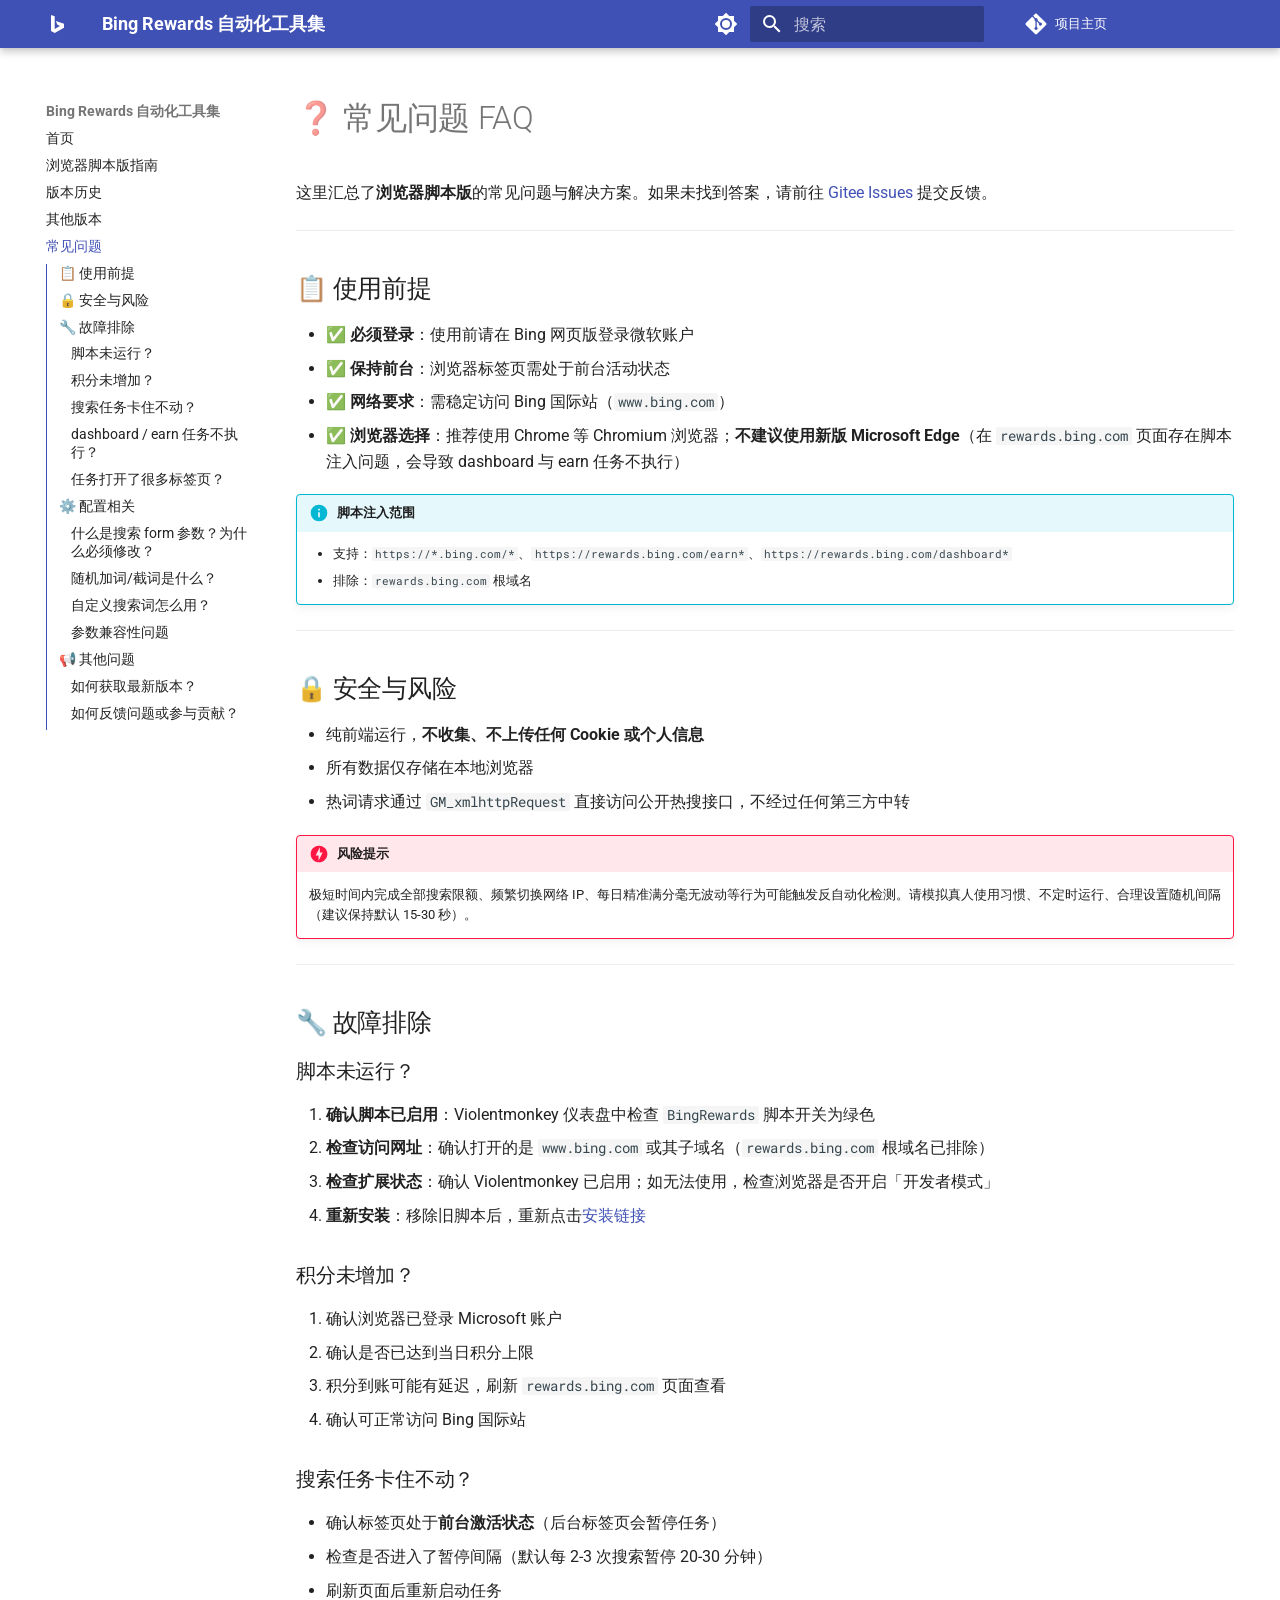
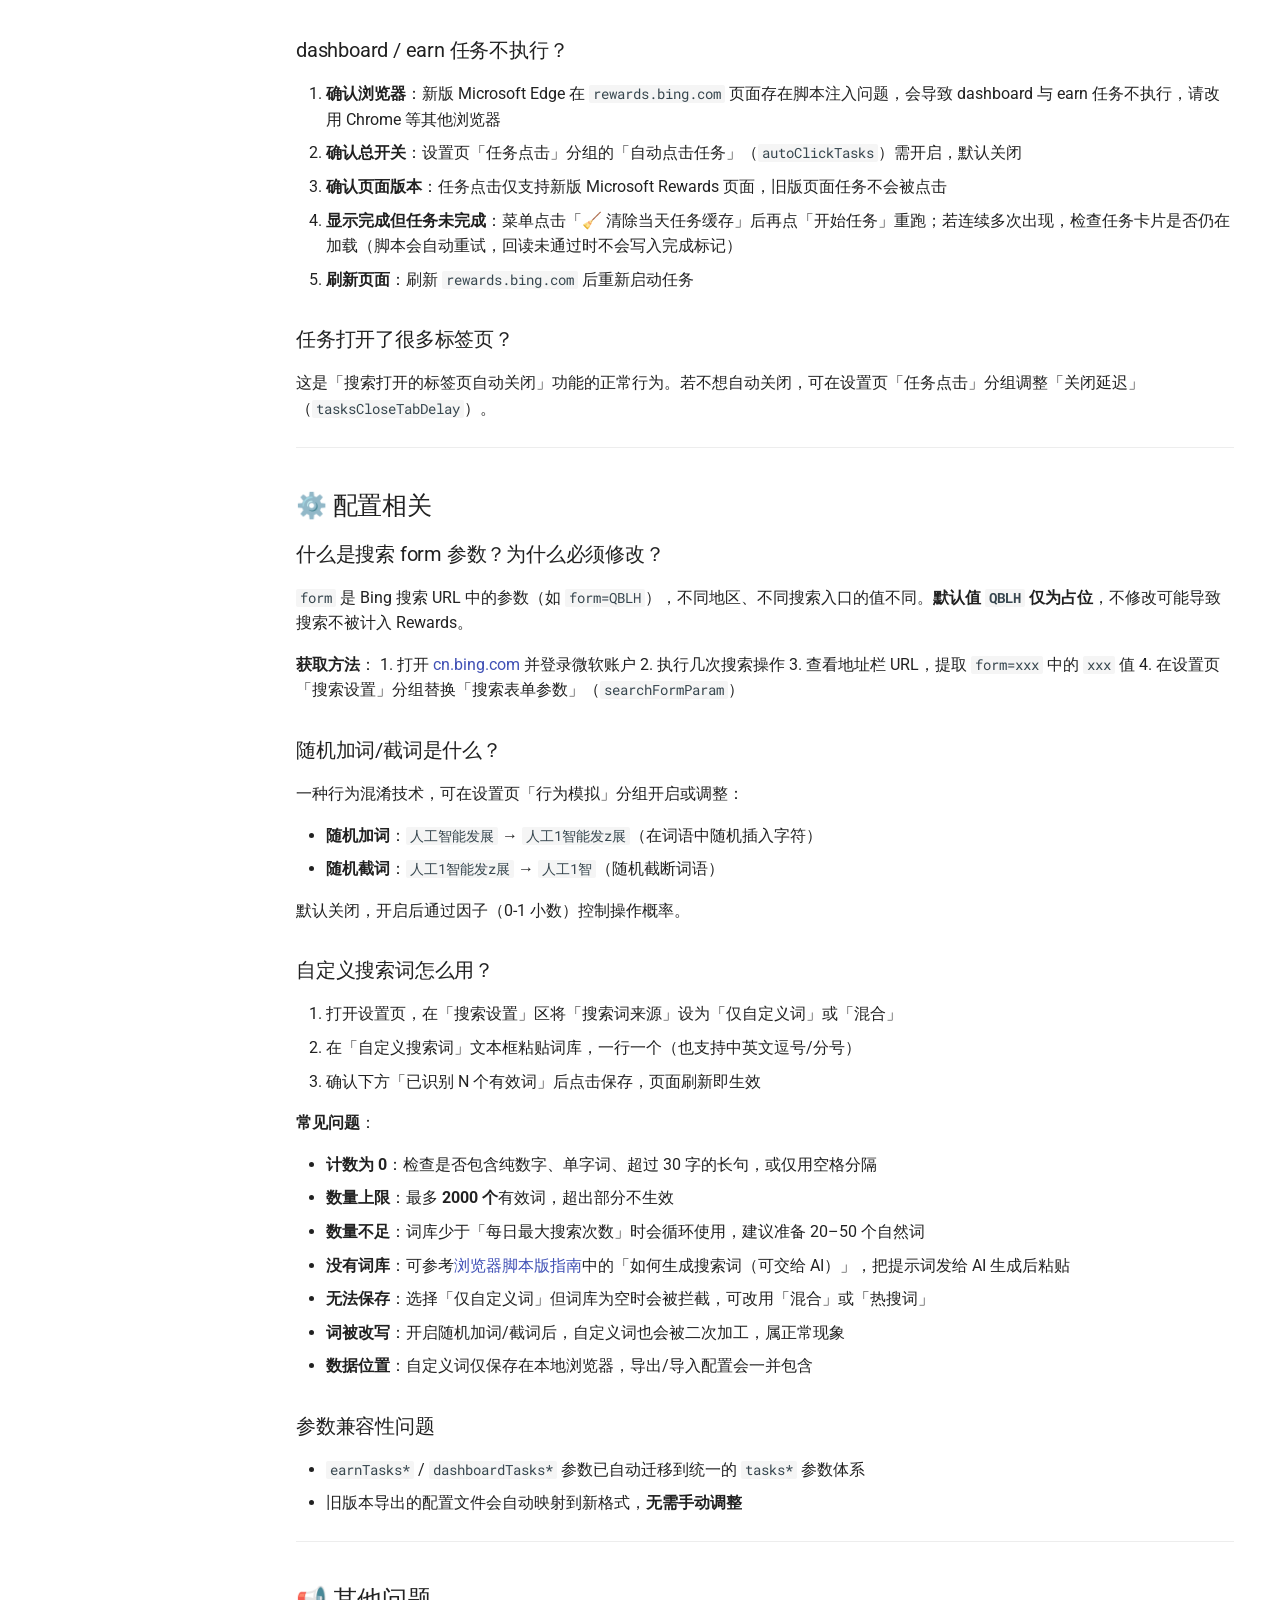
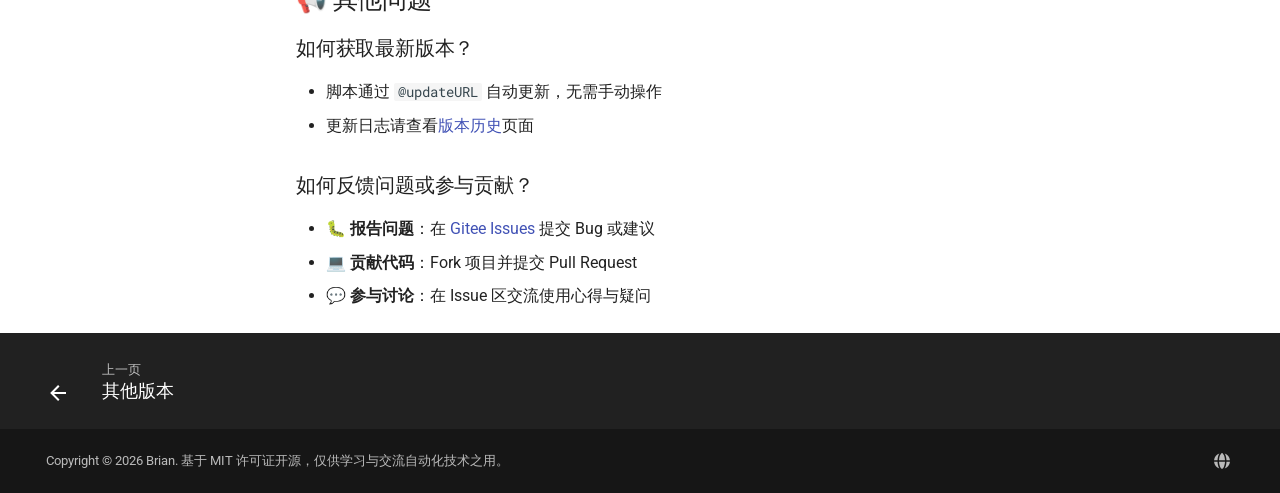
<file: faq/index.html>
<!doctype html>
<html lang="zh" class="no-js">
  <head>
    
      <meta charset="utf-8">
      <meta name="viewport" content="width=device-width,initial-scale=1">
      
        <meta name="description" content="自动化完成微软必应每日搜索任务，智能积累奖励积分">
      
      
      
        <link rel="canonical" href="https://idbb98.github.io/microsoft-bing-rewards-daily-task-script/faq/">
      
      
        <link rel="prev" href="../other-versions/">
      
      
      
        
      
      
      <link rel="icon" href="../assets/favicon.ico">
      <meta name="generator" content="mkdocs-1.6.1, mkdocs-material-9.8.0">
    
    
      
        <title>常见问题 - Bing Rewards 自动化工具集</title>
      
    
    
      <link rel="stylesheet" href="../assets/stylesheets/main.57a0d79d.min.css">
      
        
        <link rel="stylesheet" href="../assets/stylesheets/palette.fb2fffe2.min.css">
      
      


    
    
      
    
    
      
        
        
        <link rel="preconnect" href="https://fonts.gstatic.com" crossorigin>
        <link rel="stylesheet" href="https://fonts.googleapis.com/css?family=Roboto:300,300i,400,400i,700,700i%7CRoboto+Mono:400,400i,700,700i&display=fallback">
        <style>:root{--md-text-font:"Roboto";--md-code-font:"Roboto Mono"}</style>
      
    
    
    <script>__md_scope=new URL("..",location),__md_hash=e=>[...e].reduce(((e,_)=>(e<<5)-e+_.charCodeAt(0)),0),__md_get=(e,_=localStorage,t=__md_scope)=>JSON.parse(_.getItem(t.pathname+"."+e)),__md_set=(e,_,t=localStorage,a=__md_scope)=>{try{t.setItem(a.pathname+"."+e,JSON.stringify(_))}catch(e){}}</script>
    
      

    
    
  
<meta property="og:type" content="website" />
<meta property="og:title" content="常见问题 - Bing Rewards 自动化工具集" />
<meta property="og:description" content="自动化完成微软必应每日搜索任务，智能积累奖励积分" />
<meta property="og:image" content="https://idbb98.github.io/microsoft-bing-rewards-daily-task-script/assets/images/social/faq.png" />
<meta property="og:image:type" content="image/png" />
<meta property="og:image:width" content="1200" />
<meta property="og:image:height" content="630" />
<meta property="og:url" content="https://idbb98.github.io/microsoft-bing-rewards-daily-task-script/faq/" />
<meta property="twitter:card" content="summary_large_image" />
<meta property="twitter:title" content="常见问题 - Bing Rewards 自动化工具集" />
<meta property="twitter:description" content="自动化完成微软必应每日搜索任务，智能积累奖励积分" />
<meta property="twitter:image" content="https://idbb98.github.io/microsoft-bing-rewards-daily-task-script/assets/images/social/faq.png" />
</head>
  
  
    
    
      
    
    
    
    
    <body dir="ltr" data-md-color-scheme="default" data-md-color-primary="indigo" data-md-color-accent="cyan">
  
    
    <input class="md-toggle" data-md-toggle="drawer" type="checkbox" id="__drawer" autocomplete="off">
    <input class="md-toggle" data-md-toggle="search" type="checkbox" id="__search" autocomplete="off">
    <label class="md-overlay" for="__drawer"></label>
    <div data-md-component="skip">
      
        
        <a href="#faq" class="md-skip">
          跳转至
        </a>
      
    </div>
    <div data-md-component="announce">
      
    </div>
    
    
      

  

<header class="md-header md-header--shadow" data-md-component="header">
  <nav class="md-header__inner md-grid" aria-label="页眉">
    <a href=".." title="Bing Rewards 自动化工具集" class="md-header__button md-logo" aria-label="Bing Rewards 自动化工具集" data-md-component="logo">
      
  
  <svg xmlns="http://www.w3.org/2000/svg" viewBox="0 0 24 24"><path d="M5 3v16l3.72 2L18 15.82v-4.09L9.77 8.95l1.61 3.89L13.94 14 8.7 16.92V4.27z"/></svg>

    </a>
    <label class="md-header__button md-icon" for="__drawer">
      
      <svg xmlns="http://www.w3.org/2000/svg" viewBox="0 0 24 24"><path d="M3 6h18v2H3zm0 5h18v2H3zm0 5h18v2H3z"/></svg>
    </label>
    <div class="md-header__title" data-md-component="header-title">
      <div class="md-header__ellipsis">
        <div class="md-header__topic">
          <span class="md-ellipsis">
            Bing Rewards 自动化工具集
          </span>
        </div>
        <div class="md-header__topic" data-md-component="header-topic">
          <span class="md-ellipsis">
            
              常见问题
            
          </span>
        </div>
      </div>
    </div>
    
      
        <form class="md-header__option" data-md-component="palette">
  
    
    
    
    <input class="md-option" data-md-color-media="(prefers-color-scheme: light)" data-md-color-scheme="default" data-md-color-primary="indigo" data-md-color-accent="cyan"  aria-label="切换到深色模式"  type="radio" name="__palette" id="__palette_0">
    
      <label class="md-header__button md-icon" title="切换到深色模式" for="__palette_1" hidden>
        <svg xmlns="http://www.w3.org/2000/svg" viewBox="0 0 24 24"><path d="M12 8a4 4 0 0 0-4 4 4 4 0 0 0 4 4 4 4 0 0 0 4-4 4 4 0 0 0-4-4m0 10a6 6 0 0 1-6-6 6 6 0 0 1 6-6 6 6 0 0 1 6 6 6 6 0 0 1-6 6m8-9.31V4h-4.69L12 .69 8.69 4H4v4.69L.69 12 4 15.31V20h4.69L12 23.31 15.31 20H20v-4.69L23.31 12z"/></svg>
      </label>
    
  
    
    
    
    <input class="md-option" data-md-color-media="(prefers-color-scheme: dark)" data-md-color-scheme="slate" data-md-color-primary="indigo" data-md-color-accent="cyan"  aria-label="切换到浅色模式"  type="radio" name="__palette" id="__palette_1">
    
      <label class="md-header__button md-icon" title="切换到浅色模式" for="__palette_0" hidden>
        <svg xmlns="http://www.w3.org/2000/svg" viewBox="0 0 24 24"><path d="M12 18c-.89 0-1.74-.2-2.5-.55C11.56 16.5 13 14.42 13 12s-1.44-4.5-3.5-5.45C10.26 6.2 11.11 6 12 6a6 6 0 0 1 6 6 6 6 0 0 1-6 6m8-9.31V4h-4.69L12 .69 8.69 4H4v4.69L.69 12 4 15.31V20h4.69L12 23.31 15.31 20H20v-4.69L23.31 12z"/></svg>
      </label>
    
  
</form>
      
    
    
      <script>var palette=__md_get("__palette");if(palette&&palette.color){if("(prefers-color-scheme)"===palette.color.media){var media=matchMedia("(prefers-color-scheme: light)"),input=document.querySelector(media.matches?"[data-md-color-media='(prefers-color-scheme: light)']":"[data-md-color-media='(prefers-color-scheme: dark)']");palette.color.media=input.getAttribute("data-md-color-media"),palette.color.scheme=input.getAttribute("data-md-color-scheme"),palette.color.primary=input.getAttribute("data-md-color-primary"),palette.color.accent=input.getAttribute("data-md-color-accent")}for(var[key,value]of Object.entries(palette.color))document.body.setAttribute("data-md-color-"+key,value)}</script>
    
    
    
      
      
        <label class="md-header__button md-icon" for="__search">
          
          <svg xmlns="http://www.w3.org/2000/svg" viewBox="0 0 24 24"><path d="M9.5 3A6.5 6.5 0 0 1 16 9.5c0 1.61-.59 3.09-1.56 4.23l.27.27h.79l5 5-1.5 1.5-5-5v-.79l-.27-.27A6.52 6.52 0 0 1 9.5 16 6.5 6.5 0 0 1 3 9.5 6.5 6.5 0 0 1 9.5 3m0 2C7 5 5 7 5 9.5S7 14 9.5 14 14 12 14 9.5 12 5 9.5 5"/></svg>
        </label>
        <div class="md-search" data-md-component="search" role="dialog">
  <label class="md-search__overlay" for="__search"></label>
  <div class="md-search__inner" role="search">
    <form class="md-search__form" name="search">
      <input type="text" class="md-search__input" name="query" aria-label="搜索" placeholder="搜索" autocapitalize="off" autocorrect="off" autocomplete="off" spellcheck="false" data-md-component="search-query" required>
      <label class="md-search__icon md-icon" for="__search">
        
        <svg xmlns="http://www.w3.org/2000/svg" viewBox="0 0 24 24"><path d="M9.5 3A6.5 6.5 0 0 1 16 9.5c0 1.61-.59 3.09-1.56 4.23l.27.27h.79l5 5-1.5 1.5-5-5v-.79l-.27-.27A6.52 6.52 0 0 1 9.5 16 6.5 6.5 0 0 1 3 9.5 6.5 6.5 0 0 1 9.5 3m0 2C7 5 5 7 5 9.5S7 14 9.5 14 14 12 14 9.5 12 5 9.5 5"/></svg>
        
        <svg xmlns="http://www.w3.org/2000/svg" viewBox="0 0 24 24"><path d="M20 11v2H8l5.5 5.5-1.42 1.42L4.16 12l7.92-7.92L13.5 5.5 8 11z"/></svg>
      </label>
      <nav class="md-search__options" aria-label="查找">
        
          <a href="javascript:void(0)" class="md-search__icon md-icon" title="分享" aria-label="分享" data-clipboard data-clipboard-text="" data-md-component="search-share" tabindex="-1">
            
            <svg xmlns="http://www.w3.org/2000/svg" viewBox="0 0 24 24"><path d="M18 16.08c-.76 0-1.44.3-1.96.77L8.91 12.7c.05-.23.09-.46.09-.7s-.04-.47-.09-.7l7.05-4.11c.54.5 1.25.81 2.04.81a3 3 0 0 0 3-3 3 3 0 0 0-3-3 3 3 0 0 0-3 3c0 .24.04.47.09.7L8.04 9.81C7.5 9.31 6.79 9 6 9a3 3 0 0 0-3 3 3 3 0 0 0 3 3c.79 0 1.5-.31 2.04-.81l7.12 4.15c-.05.21-.08.43-.08.66 0 1.61 1.31 2.91 2.92 2.91s2.92-1.3 2.92-2.91A2.92 2.92 0 0 0 18 16.08"/></svg>
          </a>
        
        <button type="reset" class="md-search__icon md-icon" title="清空当前内容" aria-label="清空当前内容" tabindex="-1">
          
          <svg xmlns="http://www.w3.org/2000/svg" viewBox="0 0 24 24"><path d="M19 6.41 17.59 5 12 10.59 6.41 5 5 6.41 10.59 12 5 17.59 6.41 19 12 13.41 17.59 19 19 17.59 13.41 12z"/></svg>
        </button>
      </nav>
      
        <div class="md-search__suggest" data-md-component="search-suggest"></div>
      
    </form>
    <div class="md-search__output">
      <div class="md-search__scrollwrap" tabindex="0" data-md-scrollfix>
        <div class="md-search-result" data-md-component="search-result">
          <div class="md-search-result__meta">
            正在初始化搜索引擎
          </div>
          <ol class="md-search-result__list" role="presentation"></ol>
        </div>
      </div>
    </div>
  </div>
</div>
      
    
    
      <div class="md-header__source">
        <a href="https://gitee.com/idbb98/microsoft-bing-rewards-daily-task-script" title="前往仓库" class="md-source" data-md-component="source">
  <div class="md-source__icon md-icon">
    
    <svg xmlns="http://www.w3.org/2000/svg" viewBox="0 0 448 512"><!--! Font Awesome Free 7.1.0 by @fontawesome - https://fontawesome.com License - https://fontawesome.com/license/free (Icons: CC BY 4.0, Fonts: SIL OFL 1.1, Code: MIT License) Copyright 2025 Fonticons, Inc.--><path d="M439.6 236.1 244 40.5c-5.4-5.5-12.8-8.5-20.4-8.5s-15 3-20.4 8.4L162.5 81l51.5 51.5c27.1-9.1 52.7 16.8 43.4 43.7l49.7 49.7c34.2-11.8 61.2 31 35.5 56.7-26.5 26.5-70.2-2.9-56-37.3L240.3 199v121.9c25.3 12.5 22.3 41.8 9.1 55-6.4 6.4-15.2 10.1-24.3 10.1s-17.8-3.6-24.3-10.1c-17.6-17.6-11.1-46.9 11.2-56v-123c-20.8-8.5-24.6-30.7-18.6-45L142.6 101 8.5 235.1C3 240.6 0 247.9 0 255.5s3 15 8.5 20.4l195.6 195.7c5.4 5.4 12.7 8.4 20.4 8.4s15-3 20.4-8.4l194.7-194.7c5.4-5.4 8.4-12.8 8.4-20.4s-3-15-8.4-20.4"/></svg>
  </div>
  <div class="md-source__repository">
    项目主页
  </div>
</a>
      </div>
    
  </nav>
  
</header>
    
    <div class="md-container" data-md-component="container">
      
      
        
          
        
      
      <main class="md-main" data-md-component="main">
        <div class="md-main__inner md-grid">
          
            
              
              <div class="md-sidebar md-sidebar--primary" data-md-component="sidebar" data-md-type="navigation" >
                <div class="md-sidebar__scrollwrap">
                  <div class="md-sidebar__inner">
                    



  

<nav class="md-nav md-nav--primary md-nav--integrated" aria-label="导航栏" data-md-level="0">
  <label class="md-nav__title" for="__drawer">
    <a href=".." title="Bing Rewards 自动化工具集" class="md-nav__button md-logo" aria-label="Bing Rewards 自动化工具集" data-md-component="logo">
      
  
  <svg xmlns="http://www.w3.org/2000/svg" viewBox="0 0 24 24"><path d="M5 3v16l3.72 2L18 15.82v-4.09L9.77 8.95l1.61 3.89L13.94 14 8.7 16.92V4.27z"/></svg>

    </a>
    Bing Rewards 自动化工具集
  </label>
  
    <div class="md-nav__source">
      <a href="https://gitee.com/idbb98/microsoft-bing-rewards-daily-task-script" title="前往仓库" class="md-source" data-md-component="source">
  <div class="md-source__icon md-icon">
    
    <svg xmlns="http://www.w3.org/2000/svg" viewBox="0 0 448 512"><!--! Font Awesome Free 7.1.0 by @fontawesome - https://fontawesome.com License - https://fontawesome.com/license/free (Icons: CC BY 4.0, Fonts: SIL OFL 1.1, Code: MIT License) Copyright 2025 Fonticons, Inc.--><path d="M439.6 236.1 244 40.5c-5.4-5.5-12.8-8.5-20.4-8.5s-15 3-20.4 8.4L162.5 81l51.5 51.5c27.1-9.1 52.7 16.8 43.4 43.7l49.7 49.7c34.2-11.8 61.2 31 35.5 56.7-26.5 26.5-70.2-2.9-56-37.3L240.3 199v121.9c25.3 12.5 22.3 41.8 9.1 55-6.4 6.4-15.2 10.1-24.3 10.1s-17.8-3.6-24.3-10.1c-17.6-17.6-11.1-46.9 11.2-56v-123c-20.8-8.5-24.6-30.7-18.6-45L142.6 101 8.5 235.1C3 240.6 0 247.9 0 255.5s3 15 8.5 20.4l195.6 195.7c5.4 5.4 12.7 8.4 20.4 8.4s15-3 20.4-8.4l194.7-194.7c5.4-5.4 8.4-12.8 8.4-20.4s-3-15-8.4-20.4"/></svg>
  </div>
  <div class="md-source__repository">
    项目主页
  </div>
</a>
    </div>
  
  <ul class="md-nav__list" data-md-scrollfix>
    
      
      
  
  
  
  
    <li class="md-nav__item">
      <a href=".." class="md-nav__link">
        
  
  
  <span class="md-ellipsis">
    
  
    首页
  

    
  </span>
  
  

      </a>
    </li>
  

    
      
      
  
  
  
  
    <li class="md-nav__item">
      <a href="../scripts/userscript/" class="md-nav__link">
        
  
  
  <span class="md-ellipsis">
    
  
    浏览器脚本版指南
  

    
  </span>
  
  

      </a>
    </li>
  

    
      
      
  
  
  
  
    <li class="md-nav__item">
      <a href="../changelog/" class="md-nav__link">
        
  
  
  <span class="md-ellipsis">
    
  
    版本历史
  

    
  </span>
  
  

      </a>
    </li>
  

    
      
      
  
  
  
  
    <li class="md-nav__item">
      <a href="../other-versions/" class="md-nav__link">
        
  
  
  <span class="md-ellipsis">
    
  
    其他版本
  

    
  </span>
  
  

      </a>
    </li>
  

    
      
      
  
  
    
  
  
  
    <li class="md-nav__item md-nav__item--active">
      
      <input class="md-nav__toggle md-toggle" type="checkbox" id="__toc">
      
      
        
      
      
        <label class="md-nav__link md-nav__link--active" for="__toc">
          
  
  
  <span class="md-ellipsis">
    
  
    常见问题
  

    
  </span>
  
  

          <span class="md-nav__icon md-icon"></span>
        </label>
      
      <a href="./" class="md-nav__link md-nav__link--active">
        
  
  
  <span class="md-ellipsis">
    
  
    常见问题
  

    
  </span>
  
  

      </a>
      
        

<nav class="md-nav md-nav--secondary" aria-label="目录">
  
  
  
    
  
  
    <label class="md-nav__title" for="__toc">
      <span class="md-nav__icon md-icon"></span>
      目录
    </label>
    <ul class="md-nav__list" data-md-component="toc" data-md-scrollfix>
      
        <li class="md-nav__item">
  <a href="#_1" class="md-nav__link">
    <span class="md-ellipsis">
      
        📋 使用前提
      
    </span>
  </a>
  
</li>
      
        <li class="md-nav__item">
  <a href="#_2" class="md-nav__link">
    <span class="md-ellipsis">
      
        🔒 安全与风险
      
    </span>
  </a>
  
</li>
      
        <li class="md-nav__item">
  <a href="#_3" class="md-nav__link">
    <span class="md-ellipsis">
      
        🔧 故障排除
      
    </span>
  </a>
  
    <nav class="md-nav" aria-label="🔧 故障排除">
      <ul class="md-nav__list">
        
          <li class="md-nav__item">
  <a href="#_4" class="md-nav__link">
    <span class="md-ellipsis">
      
        脚本未运行？
      
    </span>
  </a>
  
</li>
        
          <li class="md-nav__item">
  <a href="#_5" class="md-nav__link">
    <span class="md-ellipsis">
      
        积分未增加？
      
    </span>
  </a>
  
</li>
        
          <li class="md-nav__item">
  <a href="#_6" class="md-nav__link">
    <span class="md-ellipsis">
      
        搜索任务卡住不动？
      
    </span>
  </a>
  
</li>
        
          <li class="md-nav__item">
  <a href="#dashboard-earn" class="md-nav__link">
    <span class="md-ellipsis">
      
        dashboard / earn 任务不执行？
      
    </span>
  </a>
  
</li>
        
          <li class="md-nav__item">
  <a href="#_7" class="md-nav__link">
    <span class="md-ellipsis">
      
        任务打开了很多标签页？
      
    </span>
  </a>
  
</li>
        
      </ul>
    </nav>
  
</li>
      
        <li class="md-nav__item">
  <a href="#_8" class="md-nav__link">
    <span class="md-ellipsis">
      
        ⚙️ 配置相关
      
    </span>
  </a>
  
    <nav class="md-nav" aria-label="⚙️ 配置相关">
      <ul class="md-nav__list">
        
          <li class="md-nav__item">
  <a href="#form" class="md-nav__link">
    <span class="md-ellipsis">
      
        什么是搜索 form 参数？为什么必须修改？
      
    </span>
  </a>
  
</li>
        
          <li class="md-nav__item">
  <a href="#_9" class="md-nav__link">
    <span class="md-ellipsis">
      
        随机加词/截词是什么？
      
    </span>
  </a>
  
</li>
        
          <li class="md-nav__item">
  <a href="#_10" class="md-nav__link">
    <span class="md-ellipsis">
      
        自定义搜索词怎么用？
      
    </span>
  </a>
  
</li>
        
          <li class="md-nav__item">
  <a href="#_11" class="md-nav__link">
    <span class="md-ellipsis">
      
        参数兼容性问题
      
    </span>
  </a>
  
</li>
        
      </ul>
    </nav>
  
</li>
      
        <li class="md-nav__item">
  <a href="#_12" class="md-nav__link">
    <span class="md-ellipsis">
      
        📢 其他问题
      
    </span>
  </a>
  
    <nav class="md-nav" aria-label="📢 其他问题">
      <ul class="md-nav__list">
        
          <li class="md-nav__item">
  <a href="#_13" class="md-nav__link">
    <span class="md-ellipsis">
      
        如何获取最新版本？
      
    </span>
  </a>
  
</li>
        
          <li class="md-nav__item">
  <a href="#_14" class="md-nav__link">
    <span class="md-ellipsis">
      
        如何反馈问题或参与贡献？
      
    </span>
  </a>
  
</li>
        
      </ul>
    </nav>
  
</li>
      
    </ul>
  
</nav>
      
    </li>
  

    
  </ul>
</nav>
                  </div>
                </div>
              </div>
            
            
          
          
            <div class="md-content" data-md-component="content">
              
              <article class="md-content__inner md-typeset">
                
                  



<h1 id="faq">❓ 常见问题 FAQ<a class="headerlink" href="#faq" title="Permanent link">&para;</a></h1>
<p>这里汇总了<strong>浏览器脚本版</strong>的常见问题与解决方案。如果未找到答案，请前往 <a href="https://gitee.com/idbb98/microsoft-bing-rewards-daily-task-script/issues">Gitee Issues</a> 提交反馈。</p>
<hr />
<h2 id="_1">📋 使用前提<a class="headerlink" href="#_1" title="Permanent link">&para;</a></h2>
<ul>
<li>✅ <strong>必须登录</strong>：使用前请在 Bing 网页版登录微软账户</li>
<li>✅ <strong>保持前台</strong>：浏览器标签页需处于前台活动状态</li>
<li>✅ <strong>网络要求</strong>：需稳定访问 Bing 国际站（<code>www.bing.com</code>）</li>
<li>✅ <strong>浏览器选择</strong>：推荐使用 Chrome 等 Chromium 浏览器；<strong>不建议使用新版 Microsoft Edge</strong>（在 <code>rewards.bing.com</code> 页面存在脚本注入问题，会导致 dashboard 与 earn 任务不执行）</li>
</ul>
<div class="admonition info">
<p class="admonition-title">脚本注入范围</p>
<ul>
<li>支持：<code>https://*.bing.com/*</code>、<code>https://rewards.bing.com/earn*</code>、<code>https://rewards.bing.com/dashboard*</code></li>
<li>排除：<code>rewards.bing.com</code> 根域名</li>
</ul>
</div>
<hr />
<h2 id="_2">🔒 安全与风险<a class="headerlink" href="#_2" title="Permanent link">&para;</a></h2>
<ul>
<li>纯前端运行，<strong>不收集、不上传任何 Cookie 或个人信息</strong></li>
<li>所有数据仅存储在本地浏览器</li>
<li>热词请求通过 <code>GM_xmlhttpRequest</code> 直接访问公开热搜接口，不经过任何第三方中转</li>
</ul>
<div class="admonition danger">
<p class="admonition-title">风险提示</p>
<p>极短时间内完成全部搜索限额、频繁切换网络 IP、每日精准满分毫无波动等行为可能触发反自动化检测。请模拟真人使用习惯、不定时运行、合理设置随机间隔（建议保持默认 15-30 秒）。</p>
</div>
<hr />
<h2 id="_3">🔧 故障排除<a class="headerlink" href="#_3" title="Permanent link">&para;</a></h2>
<h3 id="_4">脚本未运行？<a class="headerlink" href="#_4" title="Permanent link">&para;</a></h3>
<ol>
<li><strong>确认脚本已启用</strong>：Violentmonkey 仪表盘中检查 <code>BingRewards</code> 脚本开关为绿色</li>
<li><strong>检查访问网址</strong>：确认打开的是 <code>www.bing.com</code> 或其子域名（<code>rewards.bing.com</code> 根域名已排除）</li>
<li><strong>检查扩展状态</strong>：确认 Violentmonkey 已启用；如无法使用，检查浏览器是否开启「开发者模式」</li>
<li><strong>重新安装</strong>：移除旧脚本后，重新点击<a href="https://gitee.com/idbb98/microsoft-bing-rewards-daily-task-script/raw/master/BingRewards.user.js">安装链接</a></li>
</ol>
<h3 id="_5">积分未增加？<a class="headerlink" href="#_5" title="Permanent link">&para;</a></h3>
<ol>
<li>确认浏览器已登录 Microsoft 账户</li>
<li>确认是否已达到当日积分上限</li>
<li>积分到账可能有延迟，刷新 <code>rewards.bing.com</code> 页面查看</li>
<li>确认可正常访问 Bing 国际站</li>
</ol>
<h3 id="_6">搜索任务卡住不动？<a class="headerlink" href="#_6" title="Permanent link">&para;</a></h3>
<ul>
<li>确认标签页处于<strong>前台激活状态</strong>（后台标签页会暂停任务）</li>
<li>检查是否进入了暂停间隔（默认每 2-3 次搜索暂停 20-30 分钟）</li>
<li>刷新页面后重新启动任务</li>
</ul>
<h3 id="dashboard-earn">dashboard / earn 任务不执行？<a class="headerlink" href="#dashboard-earn" title="Permanent link">&para;</a></h3>
<ol>
<li><strong>确认浏览器</strong>：新版 Microsoft Edge 在 <code>rewards.bing.com</code> 页面存在脚本注入问题，会导致 dashboard 与 earn 任务不执行，请改用 Chrome 等其他浏览器</li>
<li><strong>确认总开关</strong>：设置页「任务点击」分组的「自动点击任务」（<code>autoClickTasks</code>）需开启，默认关闭</li>
<li><strong>确认页面版本</strong>：任务点击仅支持新版 Microsoft Rewards 页面，旧版页面任务不会被点击</li>
<li><strong>显示完成但任务未完成</strong>：菜单点击「🧹 清除当天任务缓存」后再点「开始任务」重跑；若连续多次出现，检查任务卡片是否仍在加载（脚本会自动重试，回读未通过时不会写入完成标记）</li>
<li><strong>刷新页面</strong>：刷新 <code>rewards.bing.com</code> 后重新启动任务</li>
</ol>
<h3 id="_7">任务打开了很多标签页？<a class="headerlink" href="#_7" title="Permanent link">&para;</a></h3>
<p>这是「搜索打开的标签页自动关闭」功能的正常行为。若不想自动关闭，可在设置页「任务点击」分组调整「关闭延迟」（<code>tasksCloseTabDelay</code>）。</p>
<hr />
<h2 id="_8">⚙️ 配置相关<a class="headerlink" href="#_8" title="Permanent link">&para;</a></h2>
<h3 id="form">什么是搜索 form 参数？为什么必须修改？<a class="headerlink" href="#form" title="Permanent link">&para;</a></h3>
<p><code>form</code> 是 Bing 搜索 URL 中的参数（如 <code>form=QBLH</code>），不同地区、不同搜索入口的值不同。<strong>默认值 <code>QBLH</code> 仅为占位</strong>，不修改可能导致搜索不被计入 Rewards。</p>
<p><strong>获取方法</strong>：
1. 打开 <a href="https://cn.bing.com">cn.bing.com</a> 并登录微软账户
2. 执行几次搜索操作
3. 查看地址栏 URL，提取 <code>form=xxx</code> 中的 <code>xxx</code> 值
4. 在设置页「搜索设置」分组替换「搜索表单参数」（<code>searchFormParam</code>）</p>
<h3 id="_9">随机加词/截词是什么？<a class="headerlink" href="#_9" title="Permanent link">&para;</a></h3>
<p>一种行为混淆技术，可在设置页「行为模拟」分组开启或调整：</p>
<ul>
<li><strong>随机加词</strong>：<code>人工智能发展</code> → <code>人工1智能发z展</code>（在词语中随机插入字符）</li>
<li><strong>随机截词</strong>：<code>人工1智能发z展</code> → <code>人工1智</code>（随机截断词语）</li>
</ul>
<p>默认关闭，开启后通过因子（0-1 小数）控制操作概率。</p>
<h3 id="_10">自定义搜索词怎么用？<a class="headerlink" href="#_10" title="Permanent link">&para;</a></h3>
<ol>
<li>打开设置页，在「搜索设置」区将「搜索词来源」设为「仅自定义词」或「混合」</li>
<li>在「自定义搜索词」文本框粘贴词库，一行一个（也支持中英文逗号/分号）</li>
<li>确认下方「已识别 N 个有效词」后点击保存，页面刷新即生效</li>
</ol>
<p><strong>常见问题</strong>：</p>
<ul>
<li><strong>计数为 0</strong>：检查是否包含纯数字、单字词、超过 30 字的长句，或仅用空格分隔</li>
<li><strong>数量上限</strong>：最多 <strong>2000 个</strong>有效词，超出部分不生效</li>
<li><strong>数量不足</strong>：词库少于「每日最大搜索次数」时会循环使用，建议准备 20–50 个自然词</li>
<li><strong>没有词库</strong>：可参考<a href="../scripts/userscript/">浏览器脚本版指南</a>中的「如何生成搜索词（可交给 AI）」，把提示词发给 AI 生成后粘贴</li>
<li><strong>无法保存</strong>：选择「仅自定义词」但词库为空时会被拦截，可改用「混合」或「热搜词」</li>
<li><strong>词被改写</strong>：开启随机加词/截词后，自定义词也会被二次加工，属正常现象</li>
<li><strong>数据位置</strong>：自定义词仅保存在本地浏览器，导出/导入配置会一并包含</li>
</ul>
<h3 id="_11">参数兼容性问题<a class="headerlink" href="#_11" title="Permanent link">&para;</a></h3>
<ul>
<li><code>earnTasks*</code> / <code>dashboardTasks*</code> 参数已自动迁移到统一的 <code>tasks*</code> 参数体系</li>
<li>旧版本导出的配置文件会自动映射到新格式，<strong>无需手动调整</strong></li>
</ul>
<hr />
<h2 id="_12">📢 其他问题<a class="headerlink" href="#_12" title="Permanent link">&para;</a></h2>
<h3 id="_13">如何获取最新版本？<a class="headerlink" href="#_13" title="Permanent link">&para;</a></h3>
<ul>
<li>脚本通过 <code>@updateURL</code> 自动更新，无需手动操作</li>
<li>更新日志请查看<a href="../changelog/">版本历史</a>页面</li>
</ul>
<h3 id="_14">如何反馈问题或参与贡献？<a class="headerlink" href="#_14" title="Permanent link">&para;</a></h3>
<ul>
<li>🐛 <strong>报告问题</strong>：在 <a href="https://gitee.com/idbb98/microsoft-bing-rewards-daily-task-script/issues">Gitee Issues</a> 提交 Bug 或建议</li>
<li>💻 <strong>贡献代码</strong>：Fork 项目并提交 Pull Request</li>
<li>💬 <strong>参与讨论</strong>：在 Issue 区交流使用心得与疑问</li>
</ul>












                
              </article>
            </div>
          
          
<script>var target=document.getElementById(location.hash.slice(1));target&&target.name&&(target.checked=target.name.startsWith("__tabbed_"))</script>
        </div>
        
          <button type="button" class="md-top md-icon" data-md-component="top" hidden>
  
  <svg xmlns="http://www.w3.org/2000/svg" viewBox="0 0 24 24"><path d="M13 20h-2V8l-5.5 5.5-1.42-1.42L12 4.16l7.92 7.92-1.42 1.42L13 8z"/></svg>
  回到页面顶部
</button>
        
      </main>
      
        <footer class="md-footer">
  
    
      
      <nav class="md-footer__inner md-grid" aria-label="页脚" >
        
          
          <a href="../other-versions/" class="md-footer__link md-footer__link--prev" aria-label="上一页: 其他版本">
            <div class="md-footer__button md-icon">
              
              <svg xmlns="http://www.w3.org/2000/svg" viewBox="0 0 24 24"><path d="M20 11v2H8l5.5 5.5-1.42 1.42L4.16 12l7.92-7.92L13.5 5.5 8 11z"/></svg>
            </div>
            <div class="md-footer__title">
              <span class="md-footer__direction">
                上一页
              </span>
              <div class="md-ellipsis">
                其他版本
              </div>
            </div>
          </a>
        
        
      </nav>
    
  
  <div class="md-footer-meta md-typeset">
    <div class="md-footer-meta__inner md-grid">
      <div class="md-copyright">
  
    <div class="md-copyright__highlight">
      Copyright &copy; 2026 Brian. 基于 MIT 许可证开源，仅供学习与交流自动化技术之用。
    </div>
  
  
</div>
      
        
<div class="md-social">
  
    
    
    
    
    <a href="https://gitee.com/idbb98/microsoft-bing-rewards-daily-task-script" target="_blank" rel="noopener" title="项目主页" class="md-social__link">
      <svg xmlns="http://www.w3.org/2000/svg" viewBox="0 0 512 512"><!--! Font Awesome Free 7.1.0 by @fontawesome - https://fontawesome.com License - https://fontawesome.com/license/free (Icons: CC BY 4.0, Fonts: SIL OFL 1.1, Code: MIT License) Copyright 2025 Fonticons, Inc.--><path d="M351.9 280H161c2.9 64.5 17.2 123.9 37.5 167.4 11.4 24.5 23.7 41.8 35.1 52.4 11.2 10.5 18.9 12.2 22.9 12.2s11.7-1.7 22.9-12.2c11.4-10.6 23.7-28 35.1-52.4 20.3-43.5 34.6-102.9 37.5-167.4zm-191-48h190.9c-2.8-64.5-17.1-123.9-37.4-167.4-11.4-24.4-23.7-41.8-35.1-52.4C268.1 1.7 260.4 0 256.4 0s-11.7 1.7-22.9 12.2c-11.4 10.6-23.7 28-35.1 52.4-20.3 43.5-34.6 102.9-37.5 167.4m-48 0c3.5-85.6 25.6-165.1 57.9-217.3C78.7 47.3 10.9 131.2 1.5 232zM1.5 280c9.4 100.8 77.2 184.7 169.3 217.3-32.3-52.2-54.4-131.7-57.9-217.3zm398.4 0c-3.5 85.6-25.6 165.1-57.9 217.3 92.1-32.7 159.9-116.5 169.3-217.3zm111.4-48C501.9 131.2 434.1 47.3 342 14.7c32.3 52.2 54.4 131.7 57.9 217.3z"/></svg>
    </a>
  
</div>
      
    </div>
  </div>
</footer>
      
    </div>
    <div class="md-dialog" data-md-component="dialog">
      <div class="md-dialog__inner md-typeset"></div>
    </div>
    
      <div class="md-progress" data-md-component="progress" role="progressbar"></div>
    
    
    
      
      
      <script id="__config" type="application/json">{"annotate": null, "base": "..", "features": ["navigation.instant", "navigation.instant.progress", "navigation.top", "navigation.footer", "toc.follow", "toc.integrate", "search.suggest", "search.highlight", "search.share", "content.code.copy", "content.code.annotate"], "search": "../assets/javascripts/workers/search.a7633da7.min.js", "tags": null, "translations": {"clipboard.copied": "\u5df2\u590d\u5236", "clipboard.copy": "\u590d\u5236", "search.result.more.one": "\u5728\u8be5\u9875\u4e0a\u8fd8\u6709 1 \u4e2a\u7b26\u5408\u6761\u4ef6\u7684\u7ed3\u679c", "search.result.more.other": "\u5728\u8be5\u9875\u4e0a\u8fd8\u6709 # \u4e2a\u7b26\u5408\u6761\u4ef6\u7684\u7ed3\u679c", "search.result.none": "\u6ca1\u6709\u627e\u5230\u7b26\u5408\u6761\u4ef6\u7684\u7ed3\u679c", "search.result.one": "\u627e\u5230 1 \u4e2a\u7b26\u5408\u6761\u4ef6\u7684\u7ed3\u679c", "search.result.other": "# \u4e2a\u7b26\u5408\u6761\u4ef6\u7684\u7ed3\u679c", "search.result.placeholder": "\u952e\u5165\u4ee5\u5f00\u59cb\u641c\u7d22", "search.result.term.missing": "\u7f3a\u5c11", "select.version": "\u9009\u62e9\u5f53\u524d\u7248\u672c"}, "version": null}</script>
    
    
      <script src="../assets/javascripts/bundle.c21346df.min.js"></script>
      
    
  </body>
</html>
</file>
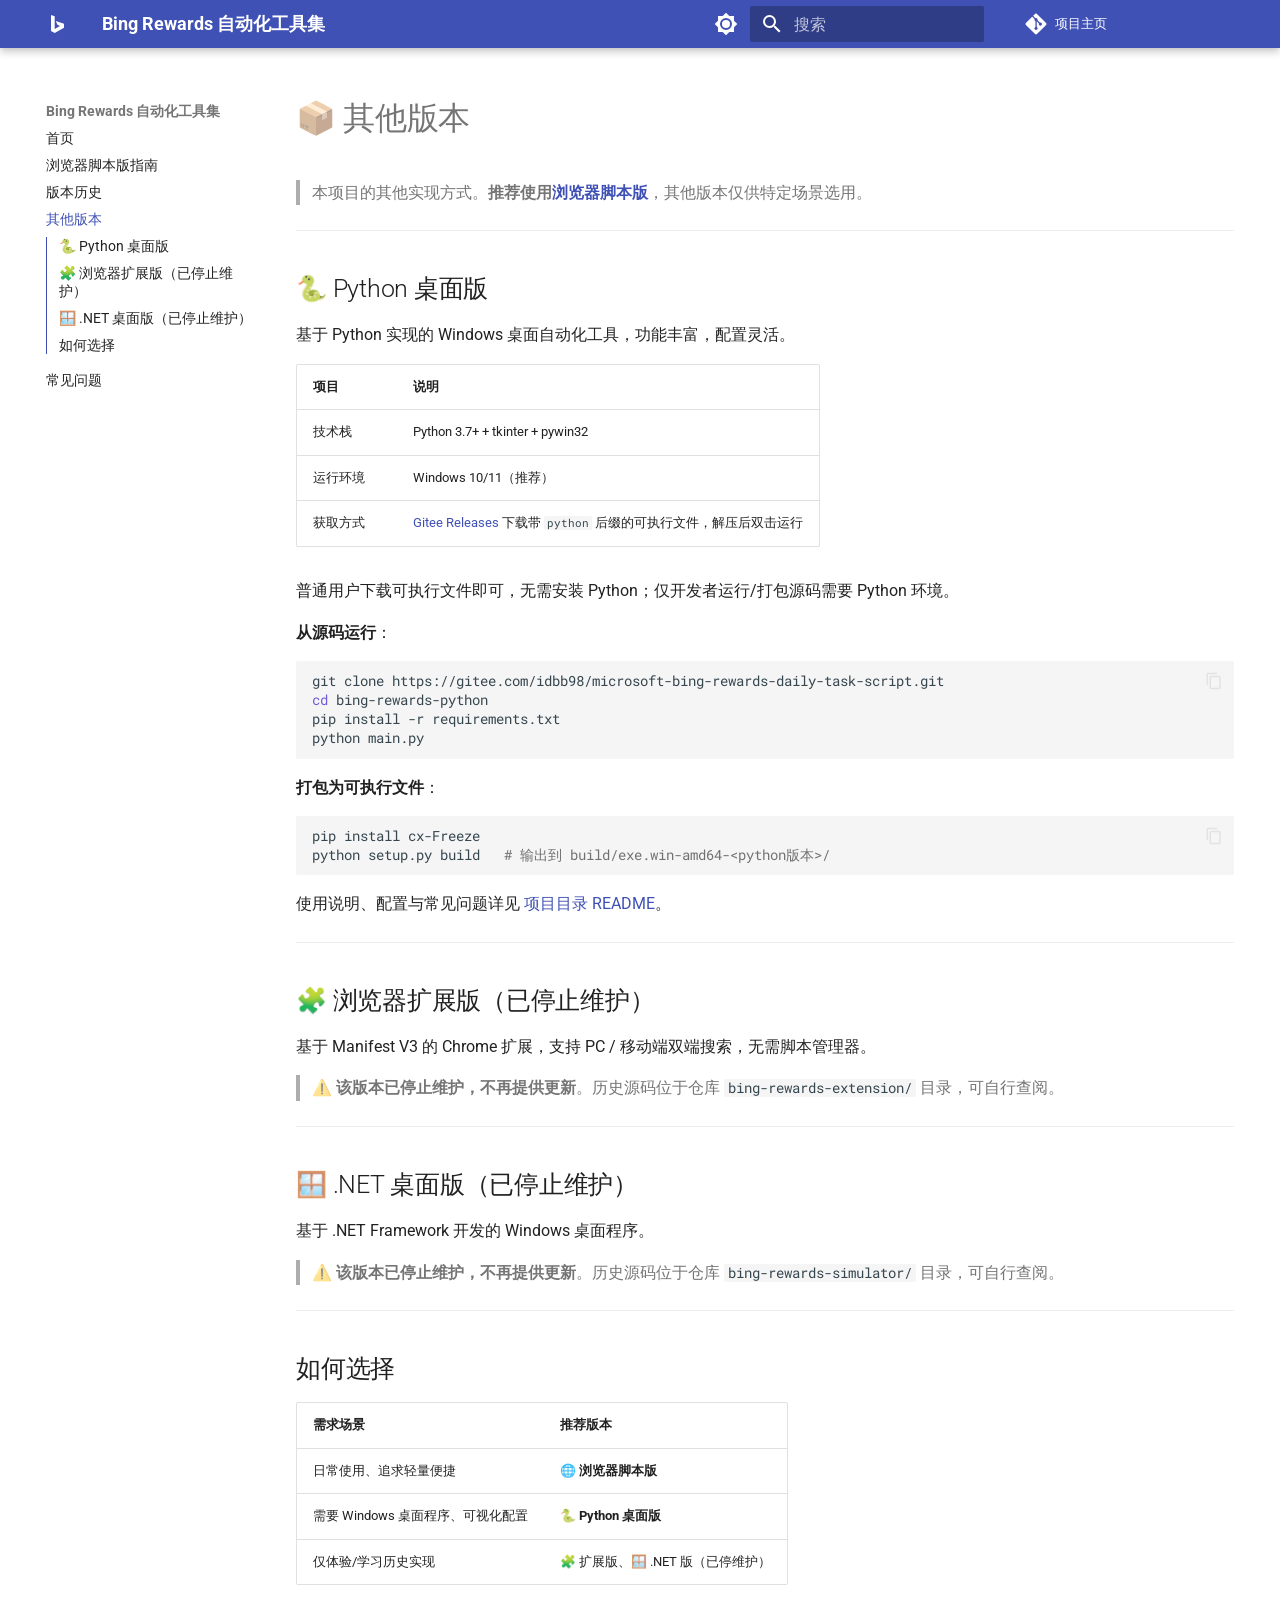
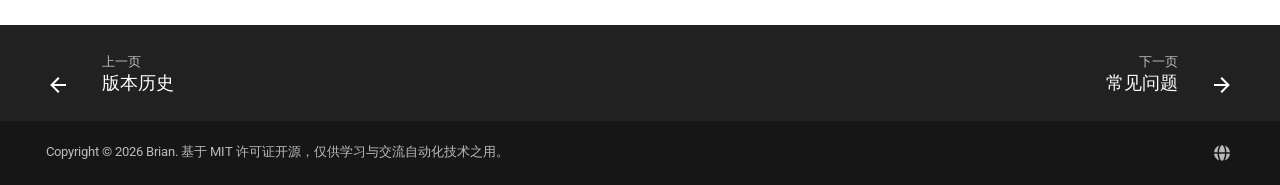
<file: other-versions/index.html>
<!doctype html>
<html lang="zh" class="no-js">
  <head>
    
      <meta charset="utf-8">
      <meta name="viewport" content="width=device-width,initial-scale=1">
      
        <meta name="description" content="自动化完成微软必应每日搜索任务，智能积累奖励积分">
      
      
      
        <link rel="canonical" href="https://idbb98.github.io/microsoft-bing-rewards-daily-task-script/other-versions/">
      
      
        <link rel="prev" href="../changelog/">
      
      
        <link rel="next" href="../faq/">
      
      
        
      
      
      <link rel="icon" href="../assets/favicon.ico">
      <meta name="generator" content="mkdocs-1.6.1, mkdocs-material-9.8.0">
    
    
      
        <title>其他版本 - Bing Rewards 自动化工具集</title>
      
    
    
      <link rel="stylesheet" href="../assets/stylesheets/main.57a0d79d.min.css">
      
        
        <link rel="stylesheet" href="../assets/stylesheets/palette.fb2fffe2.min.css">
      
      


    
    
      
    
    
      
        
        
        <link rel="preconnect" href="https://fonts.gstatic.com" crossorigin>
        <link rel="stylesheet" href="https://fonts.googleapis.com/css?family=Roboto:300,300i,400,400i,700,700i%7CRoboto+Mono:400,400i,700,700i&display=fallback">
        <style>:root{--md-text-font:"Roboto";--md-code-font:"Roboto Mono"}</style>
      
    
    
    <script>__md_scope=new URL("..",location),__md_hash=e=>[...e].reduce(((e,_)=>(e<<5)-e+_.charCodeAt(0)),0),__md_get=(e,_=localStorage,t=__md_scope)=>JSON.parse(_.getItem(t.pathname+"."+e)),__md_set=(e,_,t=localStorage,a=__md_scope)=>{try{t.setItem(a.pathname+"."+e,JSON.stringify(_))}catch(e){}}</script>
    
      

    
    
  
<meta property="og:type" content="website" />
<meta property="og:title" content="其他版本 - Bing Rewards 自动化工具集" />
<meta property="og:description" content="自动化完成微软必应每日搜索任务，智能积累奖励积分" />
<meta property="og:image" content="https://idbb98.github.io/microsoft-bing-rewards-daily-task-script/assets/images/social/other-versions.png" />
<meta property="og:image:type" content="image/png" />
<meta property="og:image:width" content="1200" />
<meta property="og:image:height" content="630" />
<meta property="og:url" content="https://idbb98.github.io/microsoft-bing-rewards-daily-task-script/other-versions/" />
<meta property="twitter:card" content="summary_large_image" />
<meta property="twitter:title" content="其他版本 - Bing Rewards 自动化工具集" />
<meta property="twitter:description" content="自动化完成微软必应每日搜索任务，智能积累奖励积分" />
<meta property="twitter:image" content="https://idbb98.github.io/microsoft-bing-rewards-daily-task-script/assets/images/social/other-versions.png" />
</head>
  
  
    
    
      
    
    
    
    
    <body dir="ltr" data-md-color-scheme="default" data-md-color-primary="indigo" data-md-color-accent="cyan">
  
    
    <input class="md-toggle" data-md-toggle="drawer" type="checkbox" id="__drawer" autocomplete="off">
    <input class="md-toggle" data-md-toggle="search" type="checkbox" id="__search" autocomplete="off">
    <label class="md-overlay" for="__drawer"></label>
    <div data-md-component="skip">
      
        
        <a href="#_1" class="md-skip">
          跳转至
        </a>
      
    </div>
    <div data-md-component="announce">
      
    </div>
    
    
      

  

<header class="md-header md-header--shadow" data-md-component="header">
  <nav class="md-header__inner md-grid" aria-label="页眉">
    <a href=".." title="Bing Rewards 自动化工具集" class="md-header__button md-logo" aria-label="Bing Rewards 自动化工具集" data-md-component="logo">
      
  
  <svg xmlns="http://www.w3.org/2000/svg" viewBox="0 0 24 24"><path d="M5 3v16l3.72 2L18 15.82v-4.09L9.77 8.95l1.61 3.89L13.94 14 8.7 16.92V4.27z"/></svg>

    </a>
    <label class="md-header__button md-icon" for="__drawer">
      
      <svg xmlns="http://www.w3.org/2000/svg" viewBox="0 0 24 24"><path d="M3 6h18v2H3zm0 5h18v2H3zm0 5h18v2H3z"/></svg>
    </label>
    <div class="md-header__title" data-md-component="header-title">
      <div class="md-header__ellipsis">
        <div class="md-header__topic">
          <span class="md-ellipsis">
            Bing Rewards 自动化工具集
          </span>
        </div>
        <div class="md-header__topic" data-md-component="header-topic">
          <span class="md-ellipsis">
            
              其他版本
            
          </span>
        </div>
      </div>
    </div>
    
      
        <form class="md-header__option" data-md-component="palette">
  
    
    
    
    <input class="md-option" data-md-color-media="(prefers-color-scheme: light)" data-md-color-scheme="default" data-md-color-primary="indigo" data-md-color-accent="cyan"  aria-label="切换到深色模式"  type="radio" name="__palette" id="__palette_0">
    
      <label class="md-header__button md-icon" title="切换到深色模式" for="__palette_1" hidden>
        <svg xmlns="http://www.w3.org/2000/svg" viewBox="0 0 24 24"><path d="M12 8a4 4 0 0 0-4 4 4 4 0 0 0 4 4 4 4 0 0 0 4-4 4 4 0 0 0-4-4m0 10a6 6 0 0 1-6-6 6 6 0 0 1 6-6 6 6 0 0 1 6 6 6 6 0 0 1-6 6m8-9.31V4h-4.69L12 .69 8.69 4H4v4.69L.69 12 4 15.31V20h4.69L12 23.31 15.31 20H20v-4.69L23.31 12z"/></svg>
      </label>
    
  
    
    
    
    <input class="md-option" data-md-color-media="(prefers-color-scheme: dark)" data-md-color-scheme="slate" data-md-color-primary="indigo" data-md-color-accent="cyan"  aria-label="切换到浅色模式"  type="radio" name="__palette" id="__palette_1">
    
      <label class="md-header__button md-icon" title="切换到浅色模式" for="__palette_0" hidden>
        <svg xmlns="http://www.w3.org/2000/svg" viewBox="0 0 24 24"><path d="M12 18c-.89 0-1.74-.2-2.5-.55C11.56 16.5 13 14.42 13 12s-1.44-4.5-3.5-5.45C10.26 6.2 11.11 6 12 6a6 6 0 0 1 6 6 6 6 0 0 1-6 6m8-9.31V4h-4.69L12 .69 8.69 4H4v4.69L.69 12 4 15.31V20h4.69L12 23.31 15.31 20H20v-4.69L23.31 12z"/></svg>
      </label>
    
  
</form>
      
    
    
      <script>var palette=__md_get("__palette");if(palette&&palette.color){if("(prefers-color-scheme)"===palette.color.media){var media=matchMedia("(prefers-color-scheme: light)"),input=document.querySelector(media.matches?"[data-md-color-media='(prefers-color-scheme: light)']":"[data-md-color-media='(prefers-color-scheme: dark)']");palette.color.media=input.getAttribute("data-md-color-media"),palette.color.scheme=input.getAttribute("data-md-color-scheme"),palette.color.primary=input.getAttribute("data-md-color-primary"),palette.color.accent=input.getAttribute("data-md-color-accent")}for(var[key,value]of Object.entries(palette.color))document.body.setAttribute("data-md-color-"+key,value)}</script>
    
    
    
      
      
        <label class="md-header__button md-icon" for="__search">
          
          <svg xmlns="http://www.w3.org/2000/svg" viewBox="0 0 24 24"><path d="M9.5 3A6.5 6.5 0 0 1 16 9.5c0 1.61-.59 3.09-1.56 4.23l.27.27h.79l5 5-1.5 1.5-5-5v-.79l-.27-.27A6.52 6.52 0 0 1 9.5 16 6.5 6.5 0 0 1 3 9.5 6.5 6.5 0 0 1 9.5 3m0 2C7 5 5 7 5 9.5S7 14 9.5 14 14 12 14 9.5 12 5 9.5 5"/></svg>
        </label>
        <div class="md-search" data-md-component="search" role="dialog">
  <label class="md-search__overlay" for="__search"></label>
  <div class="md-search__inner" role="search">
    <form class="md-search__form" name="search">
      <input type="text" class="md-search__input" name="query" aria-label="搜索" placeholder="搜索" autocapitalize="off" autocorrect="off" autocomplete="off" spellcheck="false" data-md-component="search-query" required>
      <label class="md-search__icon md-icon" for="__search">
        
        <svg xmlns="http://www.w3.org/2000/svg" viewBox="0 0 24 24"><path d="M9.5 3A6.5 6.5 0 0 1 16 9.5c0 1.61-.59 3.09-1.56 4.23l.27.27h.79l5 5-1.5 1.5-5-5v-.79l-.27-.27A6.52 6.52 0 0 1 9.5 16 6.5 6.5 0 0 1 3 9.5 6.5 6.5 0 0 1 9.5 3m0 2C7 5 5 7 5 9.5S7 14 9.5 14 14 12 14 9.5 12 5 9.5 5"/></svg>
        
        <svg xmlns="http://www.w3.org/2000/svg" viewBox="0 0 24 24"><path d="M20 11v2H8l5.5 5.5-1.42 1.42L4.16 12l7.92-7.92L13.5 5.5 8 11z"/></svg>
      </label>
      <nav class="md-search__options" aria-label="查找">
        
          <a href="javascript:void(0)" class="md-search__icon md-icon" title="分享" aria-label="分享" data-clipboard data-clipboard-text="" data-md-component="search-share" tabindex="-1">
            
            <svg xmlns="http://www.w3.org/2000/svg" viewBox="0 0 24 24"><path d="M18 16.08c-.76 0-1.44.3-1.96.77L8.91 12.7c.05-.23.09-.46.09-.7s-.04-.47-.09-.7l7.05-4.11c.54.5 1.25.81 2.04.81a3 3 0 0 0 3-3 3 3 0 0 0-3-3 3 3 0 0 0-3 3c0 .24.04.47.09.7L8.04 9.81C7.5 9.31 6.79 9 6 9a3 3 0 0 0-3 3 3 3 0 0 0 3 3c.79 0 1.5-.31 2.04-.81l7.12 4.15c-.05.21-.08.43-.08.66 0 1.61 1.31 2.91 2.92 2.91s2.92-1.3 2.92-2.91A2.92 2.92 0 0 0 18 16.08"/></svg>
          </a>
        
        <button type="reset" class="md-search__icon md-icon" title="清空当前内容" aria-label="清空当前内容" tabindex="-1">
          
          <svg xmlns="http://www.w3.org/2000/svg" viewBox="0 0 24 24"><path d="M19 6.41 17.59 5 12 10.59 6.41 5 5 6.41 10.59 12 5 17.59 6.41 19 12 13.41 17.59 19 19 17.59 13.41 12z"/></svg>
        </button>
      </nav>
      
        <div class="md-search__suggest" data-md-component="search-suggest"></div>
      
    </form>
    <div class="md-search__output">
      <div class="md-search__scrollwrap" tabindex="0" data-md-scrollfix>
        <div class="md-search-result" data-md-component="search-result">
          <div class="md-search-result__meta">
            正在初始化搜索引擎
          </div>
          <ol class="md-search-result__list" role="presentation"></ol>
        </div>
      </div>
    </div>
  </div>
</div>
      
    
    
      <div class="md-header__source">
        <a href="https://gitee.com/idbb98/microsoft-bing-rewards-daily-task-script" title="前往仓库" class="md-source" data-md-component="source">
  <div class="md-source__icon md-icon">
    
    <svg xmlns="http://www.w3.org/2000/svg" viewBox="0 0 448 512"><!--! Font Awesome Free 7.1.0 by @fontawesome - https://fontawesome.com License - https://fontawesome.com/license/free (Icons: CC BY 4.0, Fonts: SIL OFL 1.1, Code: MIT License) Copyright 2025 Fonticons, Inc.--><path d="M439.6 236.1 244 40.5c-5.4-5.5-12.8-8.5-20.4-8.5s-15 3-20.4 8.4L162.5 81l51.5 51.5c27.1-9.1 52.7 16.8 43.4 43.7l49.7 49.7c34.2-11.8 61.2 31 35.5 56.7-26.5 26.5-70.2-2.9-56-37.3L240.3 199v121.9c25.3 12.5 22.3 41.8 9.1 55-6.4 6.4-15.2 10.1-24.3 10.1s-17.8-3.6-24.3-10.1c-17.6-17.6-11.1-46.9 11.2-56v-123c-20.8-8.5-24.6-30.7-18.6-45L142.6 101 8.5 235.1C3 240.6 0 247.9 0 255.5s3 15 8.5 20.4l195.6 195.7c5.4 5.4 12.7 8.4 20.4 8.4s15-3 20.4-8.4l194.7-194.7c5.4-5.4 8.4-12.8 8.4-20.4s-3-15-8.4-20.4"/></svg>
  </div>
  <div class="md-source__repository">
    项目主页
  </div>
</a>
      </div>
    
  </nav>
  
</header>
    
    <div class="md-container" data-md-component="container">
      
      
        
          
        
      
      <main class="md-main" data-md-component="main">
        <div class="md-main__inner md-grid">
          
            
              
              <div class="md-sidebar md-sidebar--primary" data-md-component="sidebar" data-md-type="navigation" >
                <div class="md-sidebar__scrollwrap">
                  <div class="md-sidebar__inner">
                    



  

<nav class="md-nav md-nav--primary md-nav--integrated" aria-label="导航栏" data-md-level="0">
  <label class="md-nav__title" for="__drawer">
    <a href=".." title="Bing Rewards 自动化工具集" class="md-nav__button md-logo" aria-label="Bing Rewards 自动化工具集" data-md-component="logo">
      
  
  <svg xmlns="http://www.w3.org/2000/svg" viewBox="0 0 24 24"><path d="M5 3v16l3.72 2L18 15.82v-4.09L9.77 8.95l1.61 3.89L13.94 14 8.7 16.92V4.27z"/></svg>

    </a>
    Bing Rewards 自动化工具集
  </label>
  
    <div class="md-nav__source">
      <a href="https://gitee.com/idbb98/microsoft-bing-rewards-daily-task-script" title="前往仓库" class="md-source" data-md-component="source">
  <div class="md-source__icon md-icon">
    
    <svg xmlns="http://www.w3.org/2000/svg" viewBox="0 0 448 512"><!--! Font Awesome Free 7.1.0 by @fontawesome - https://fontawesome.com License - https://fontawesome.com/license/free (Icons: CC BY 4.0, Fonts: SIL OFL 1.1, Code: MIT License) Copyright 2025 Fonticons, Inc.--><path d="M439.6 236.1 244 40.5c-5.4-5.5-12.8-8.5-20.4-8.5s-15 3-20.4 8.4L162.5 81l51.5 51.5c27.1-9.1 52.7 16.8 43.4 43.7l49.7 49.7c34.2-11.8 61.2 31 35.5 56.7-26.5 26.5-70.2-2.9-56-37.3L240.3 199v121.9c25.3 12.5 22.3 41.8 9.1 55-6.4 6.4-15.2 10.1-24.3 10.1s-17.8-3.6-24.3-10.1c-17.6-17.6-11.1-46.9 11.2-56v-123c-20.8-8.5-24.6-30.7-18.6-45L142.6 101 8.5 235.1C3 240.6 0 247.9 0 255.5s3 15 8.5 20.4l195.6 195.7c5.4 5.4 12.7 8.4 20.4 8.4s15-3 20.4-8.4l194.7-194.7c5.4-5.4 8.4-12.8 8.4-20.4s-3-15-8.4-20.4"/></svg>
  </div>
  <div class="md-source__repository">
    项目主页
  </div>
</a>
    </div>
  
  <ul class="md-nav__list" data-md-scrollfix>
    
      
      
  
  
  
  
    <li class="md-nav__item">
      <a href=".." class="md-nav__link">
        
  
  
  <span class="md-ellipsis">
    
  
    首页
  

    
  </span>
  
  

      </a>
    </li>
  

    
      
      
  
  
  
  
    <li class="md-nav__item">
      <a href="../scripts/userscript/" class="md-nav__link">
        
  
  
  <span class="md-ellipsis">
    
  
    浏览器脚本版指南
  

    
  </span>
  
  

      </a>
    </li>
  

    
      
      
  
  
  
  
    <li class="md-nav__item">
      <a href="../changelog/" class="md-nav__link">
        
  
  
  <span class="md-ellipsis">
    
  
    版本历史
  

    
  </span>
  
  

      </a>
    </li>
  

    
      
      
  
  
    
  
  
  
    <li class="md-nav__item md-nav__item--active">
      
      <input class="md-nav__toggle md-toggle" type="checkbox" id="__toc">
      
      
        
      
      
        <label class="md-nav__link md-nav__link--active" for="__toc">
          
  
  
  <span class="md-ellipsis">
    
  
    其他版本
  

    
  </span>
  
  

          <span class="md-nav__icon md-icon"></span>
        </label>
      
      <a href="./" class="md-nav__link md-nav__link--active">
        
  
  
  <span class="md-ellipsis">
    
  
    其他版本
  

    
  </span>
  
  

      </a>
      
        

<nav class="md-nav md-nav--secondary" aria-label="目录">
  
  
  
    
  
  
    <label class="md-nav__title" for="__toc">
      <span class="md-nav__icon md-icon"></span>
      目录
    </label>
    <ul class="md-nav__list" data-md-component="toc" data-md-scrollfix>
      
        <li class="md-nav__item">
  <a href="#python" class="md-nav__link">
    <span class="md-ellipsis">
      
        🐍 Python 桌面版
      
    </span>
  </a>
  
</li>
      
        <li class="md-nav__item">
  <a href="#_2" class="md-nav__link">
    <span class="md-ellipsis">
      
        🧩 浏览器扩展版（已停止维护）
      
    </span>
  </a>
  
</li>
      
        <li class="md-nav__item">
  <a href="#net" class="md-nav__link">
    <span class="md-ellipsis">
      
        🪟 .NET 桌面版（已停止维护）
      
    </span>
  </a>
  
</li>
      
        <li class="md-nav__item">
  <a href="#_3" class="md-nav__link">
    <span class="md-ellipsis">
      
        如何选择
      
    </span>
  </a>
  
</li>
      
    </ul>
  
</nav>
      
    </li>
  

    
      
      
  
  
  
  
    <li class="md-nav__item">
      <a href="../faq/" class="md-nav__link">
        
  
  
  <span class="md-ellipsis">
    
  
    常见问题
  

    
  </span>
  
  

      </a>
    </li>
  

    
  </ul>
</nav>
                  </div>
                </div>
              </div>
            
            
          
          
            <div class="md-content" data-md-component="content">
              
              <article class="md-content__inner md-typeset">
                
                  



<h1 id="_1">📦 其他版本<a class="headerlink" href="#_1" title="Permanent link">&para;</a></h1>
<blockquote>
<p>本项目的其他实现方式。<strong>推荐使用<a href="../scripts/userscript/">浏览器脚本版</a></strong>，其他版本仅供特定场景选用。</p>
</blockquote>
<hr />
<h2 id="python">🐍 Python 桌面版<a class="headerlink" href="#python" title="Permanent link">&para;</a></h2>
<p>基于 Python 实现的 Windows 桌面自动化工具，功能丰富，配置灵活。</p>
<table>
<thead>
<tr>
<th>项目</th>
<th>说明</th>
</tr>
</thead>
<tbody>
<tr>
<td>技术栈</td>
<td>Python 3.7+ + tkinter + pywin32</td>
</tr>
<tr>
<td>运行环境</td>
<td>Windows 10/11（推荐）</td>
</tr>
<tr>
<td>获取方式</td>
<td><a href="https://gitee.com/idbb98/microsoft-bing-rewards-daily-task-script/releases">Gitee Releases</a> 下载带 <code>python</code> 后缀的可执行文件，解压后双击运行</td>
</tr>
</tbody>
</table>
<p>普通用户下载可执行文件即可，无需安装 Python；仅开发者运行/打包源码需要 Python 环境。</p>
<p><strong>从源码运行</strong>：</p>
<div class="language-bash highlight"><pre><span></span><code><span id="__span-0-1"><a id="__codelineno-0-1" name="__codelineno-0-1" href="#__codelineno-0-1"></a>git<span class="w"> </span>clone<span class="w"> </span>https://gitee.com/idbb98/microsoft-bing-rewards-daily-task-script.git
</span><span id="__span-0-2"><a id="__codelineno-0-2" name="__codelineno-0-2" href="#__codelineno-0-2"></a><span class="nb">cd</span><span class="w"> </span>bing-rewards-python
</span><span id="__span-0-3"><a id="__codelineno-0-3" name="__codelineno-0-3" href="#__codelineno-0-3"></a>pip<span class="w"> </span>install<span class="w"> </span>-r<span class="w"> </span>requirements.txt
</span><span id="__span-0-4"><a id="__codelineno-0-4" name="__codelineno-0-4" href="#__codelineno-0-4"></a>python<span class="w"> </span>main.py
</span></code></pre></div>
<p><strong>打包为可执行文件</strong>：</p>
<div class="language-bash highlight"><pre><span></span><code><span id="__span-1-1"><a id="__codelineno-1-1" name="__codelineno-1-1" href="#__codelineno-1-1"></a>pip<span class="w"> </span>install<span class="w"> </span>cx-Freeze
</span><span id="__span-1-2"><a id="__codelineno-1-2" name="__codelineno-1-2" href="#__codelineno-1-2"></a>python<span class="w"> </span>setup.py<span class="w"> </span>build<span class="w">   </span><span class="c1"># 输出到 build/exe.win-amd64-&lt;python版本&gt;/</span>
</span></code></pre></div>
<p>使用说明、配置与常见问题详见 <a href="https://gitee.com/idbb98/microsoft-bing-rewards-daily-task-script/blob/master/bing-rewards-python/README.md">项目目录 README</a>。</p>
<hr />
<h2 id="_2">🧩 浏览器扩展版（已停止维护）<a class="headerlink" href="#_2" title="Permanent link">&para;</a></h2>
<p>基于 Manifest V3 的 Chrome 扩展，支持 PC / 移动端双端搜索，无需脚本管理器。</p>
<blockquote>
<p>⚠️ <strong>该版本已停止维护，不再提供更新</strong>。历史源码位于仓库 <code>bing-rewards-extension/</code> 目录，可自行查阅。</p>
</blockquote>
<hr />
<h2 id="net">🪟 .NET 桌面版（已停止维护）<a class="headerlink" href="#net" title="Permanent link">&para;</a></h2>
<p>基于 .NET Framework 开发的 Windows 桌面程序。</p>
<blockquote>
<p>⚠️ <strong>该版本已停止维护，不再提供更新</strong>。历史源码位于仓库 <code>bing-rewards-simulator/</code> 目录，可自行查阅。</p>
</blockquote>
<hr />
<h2 id="_3">如何选择<a class="headerlink" href="#_3" title="Permanent link">&para;</a></h2>
<table>
<thead>
<tr>
<th>需求场景</th>
<th>推荐版本</th>
</tr>
</thead>
<tbody>
<tr>
<td>日常使用、追求轻量便捷</td>
<td>🌐 <strong>浏览器脚本版</strong></td>
</tr>
<tr>
<td>需要 Windows 桌面程序、可视化配置</td>
<td>🐍 <strong>Python 桌面版</strong></td>
</tr>
<tr>
<td>仅体验/学习历史实现</td>
<td>🧩 扩展版、🪟 .NET 版（已停维护）</td>
</tr>
</tbody>
</table>












                
              </article>
            </div>
          
          
<script>var target=document.getElementById(location.hash.slice(1));target&&target.name&&(target.checked=target.name.startsWith("__tabbed_"))</script>
        </div>
        
          <button type="button" class="md-top md-icon" data-md-component="top" hidden>
  
  <svg xmlns="http://www.w3.org/2000/svg" viewBox="0 0 24 24"><path d="M13 20h-2V8l-5.5 5.5-1.42-1.42L12 4.16l7.92 7.92-1.42 1.42L13 8z"/></svg>
  回到页面顶部
</button>
        
      </main>
      
        <footer class="md-footer">
  
    
      
      <nav class="md-footer__inner md-grid" aria-label="页脚" >
        
          
          <a href="../changelog/" class="md-footer__link md-footer__link--prev" aria-label="上一页: 版本历史">
            <div class="md-footer__button md-icon">
              
              <svg xmlns="http://www.w3.org/2000/svg" viewBox="0 0 24 24"><path d="M20 11v2H8l5.5 5.5-1.42 1.42L4.16 12l7.92-7.92L13.5 5.5 8 11z"/></svg>
            </div>
            <div class="md-footer__title">
              <span class="md-footer__direction">
                上一页
              </span>
              <div class="md-ellipsis">
                版本历史
              </div>
            </div>
          </a>
        
        
          
          <a href="../faq/" class="md-footer__link md-footer__link--next" aria-label="下一页: 常见问题">
            <div class="md-footer__title">
              <span class="md-footer__direction">
                下一页
              </span>
              <div class="md-ellipsis">
                常见问题
              </div>
            </div>
            <div class="md-footer__button md-icon">
              
              <svg xmlns="http://www.w3.org/2000/svg" viewBox="0 0 24 24"><path d="M4 11v2h12l-5.5 5.5 1.42 1.42L19.84 12l-7.92-7.92L10.5 5.5 16 11z"/></svg>
            </div>
          </a>
        
      </nav>
    
  
  <div class="md-footer-meta md-typeset">
    <div class="md-footer-meta__inner md-grid">
      <div class="md-copyright">
  
    <div class="md-copyright__highlight">
      Copyright &copy; 2026 Brian. 基于 MIT 许可证开源，仅供学习与交流自动化技术之用。
    </div>
  
  
</div>
      
        
<div class="md-social">
  
    
    
    
    
    <a href="https://gitee.com/idbb98/microsoft-bing-rewards-daily-task-script" target="_blank" rel="noopener" title="项目主页" class="md-social__link">
      <svg xmlns="http://www.w3.org/2000/svg" viewBox="0 0 512 512"><!--! Font Awesome Free 7.1.0 by @fontawesome - https://fontawesome.com License - https://fontawesome.com/license/free (Icons: CC BY 4.0, Fonts: SIL OFL 1.1, Code: MIT License) Copyright 2025 Fonticons, Inc.--><path d="M351.9 280H161c2.9 64.5 17.2 123.9 37.5 167.4 11.4 24.5 23.7 41.8 35.1 52.4 11.2 10.5 18.9 12.2 22.9 12.2s11.7-1.7 22.9-12.2c11.4-10.6 23.7-28 35.1-52.4 20.3-43.5 34.6-102.9 37.5-167.4zm-191-48h190.9c-2.8-64.5-17.1-123.9-37.4-167.4-11.4-24.4-23.7-41.8-35.1-52.4C268.1 1.7 260.4 0 256.4 0s-11.7 1.7-22.9 12.2c-11.4 10.6-23.7 28-35.1 52.4-20.3 43.5-34.6 102.9-37.5 167.4m-48 0c3.5-85.6 25.6-165.1 57.9-217.3C78.7 47.3 10.9 131.2 1.5 232zM1.5 280c9.4 100.8 77.2 184.7 169.3 217.3-32.3-52.2-54.4-131.7-57.9-217.3zm398.4 0c-3.5 85.6-25.6 165.1-57.9 217.3 92.1-32.7 159.9-116.5 169.3-217.3zm111.4-48C501.9 131.2 434.1 47.3 342 14.7c32.3 52.2 54.4 131.7 57.9 217.3z"/></svg>
    </a>
  
</div>
      
    </div>
  </div>
</footer>
      
    </div>
    <div class="md-dialog" data-md-component="dialog">
      <div class="md-dialog__inner md-typeset"></div>
    </div>
    
      <div class="md-progress" data-md-component="progress" role="progressbar"></div>
    
    
    
      
      
      <script id="__config" type="application/json">{"annotate": null, "base": "..", "features": ["navigation.instant", "navigation.instant.progress", "navigation.top", "navigation.footer", "toc.follow", "toc.integrate", "search.suggest", "search.highlight", "search.share", "content.code.copy", "content.code.annotate"], "search": "../assets/javascripts/workers/search.a7633da7.min.js", "tags": null, "translations": {"clipboard.copied": "\u5df2\u590d\u5236", "clipboard.copy": "\u590d\u5236", "search.result.more.one": "\u5728\u8be5\u9875\u4e0a\u8fd8\u6709 1 \u4e2a\u7b26\u5408\u6761\u4ef6\u7684\u7ed3\u679c", "search.result.more.other": "\u5728\u8be5\u9875\u4e0a\u8fd8\u6709 # \u4e2a\u7b26\u5408\u6761\u4ef6\u7684\u7ed3\u679c", "search.result.none": "\u6ca1\u6709\u627e\u5230\u7b26\u5408\u6761\u4ef6\u7684\u7ed3\u679c", "search.result.one": "\u627e\u5230 1 \u4e2a\u7b26\u5408\u6761\u4ef6\u7684\u7ed3\u679c", "search.result.other": "# \u4e2a\u7b26\u5408\u6761\u4ef6\u7684\u7ed3\u679c", "search.result.placeholder": "\u952e\u5165\u4ee5\u5f00\u59cb\u641c\u7d22", "search.result.term.missing": "\u7f3a\u5c11", "select.version": "\u9009\u62e9\u5f53\u524d\u7248\u672c"}, "version": null}</script>
    
    
      <script src="../assets/javascripts/bundle.c21346df.min.js"></script>
      
    
  </body>
</html>
</file>
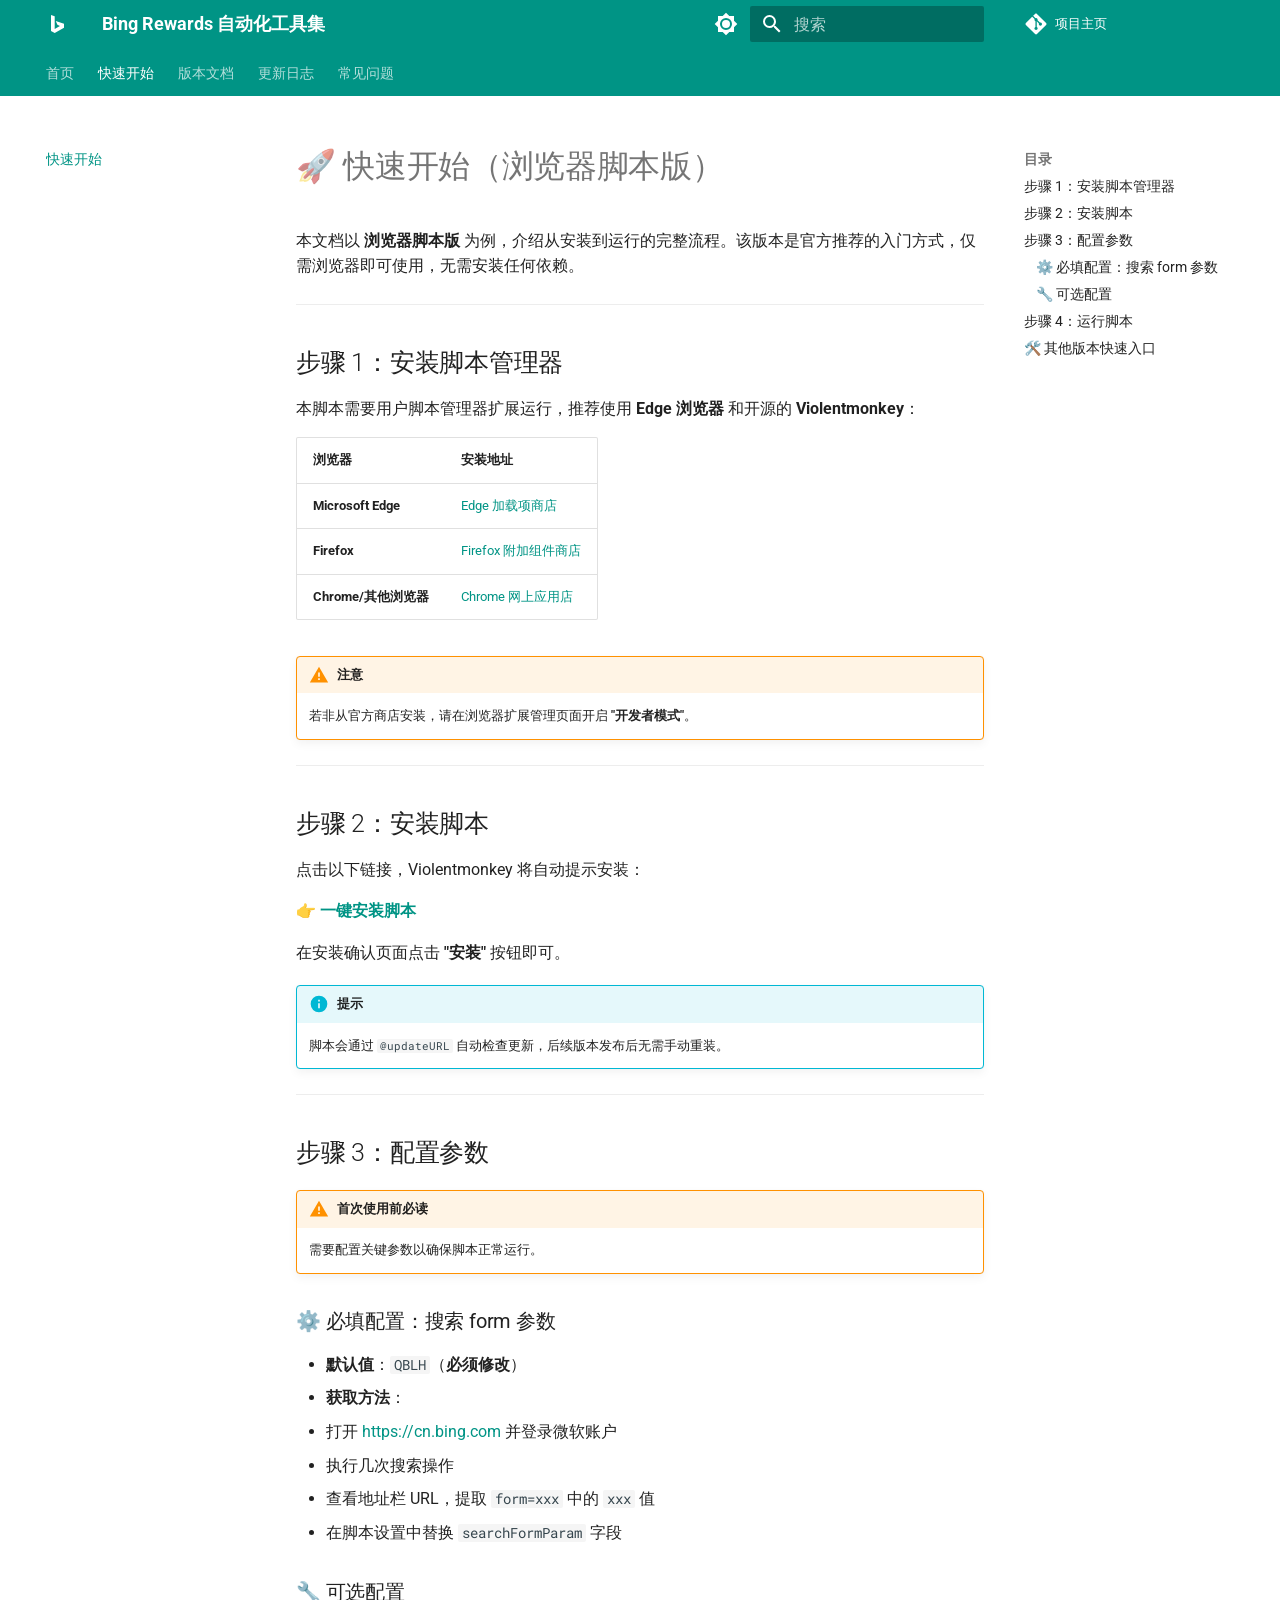
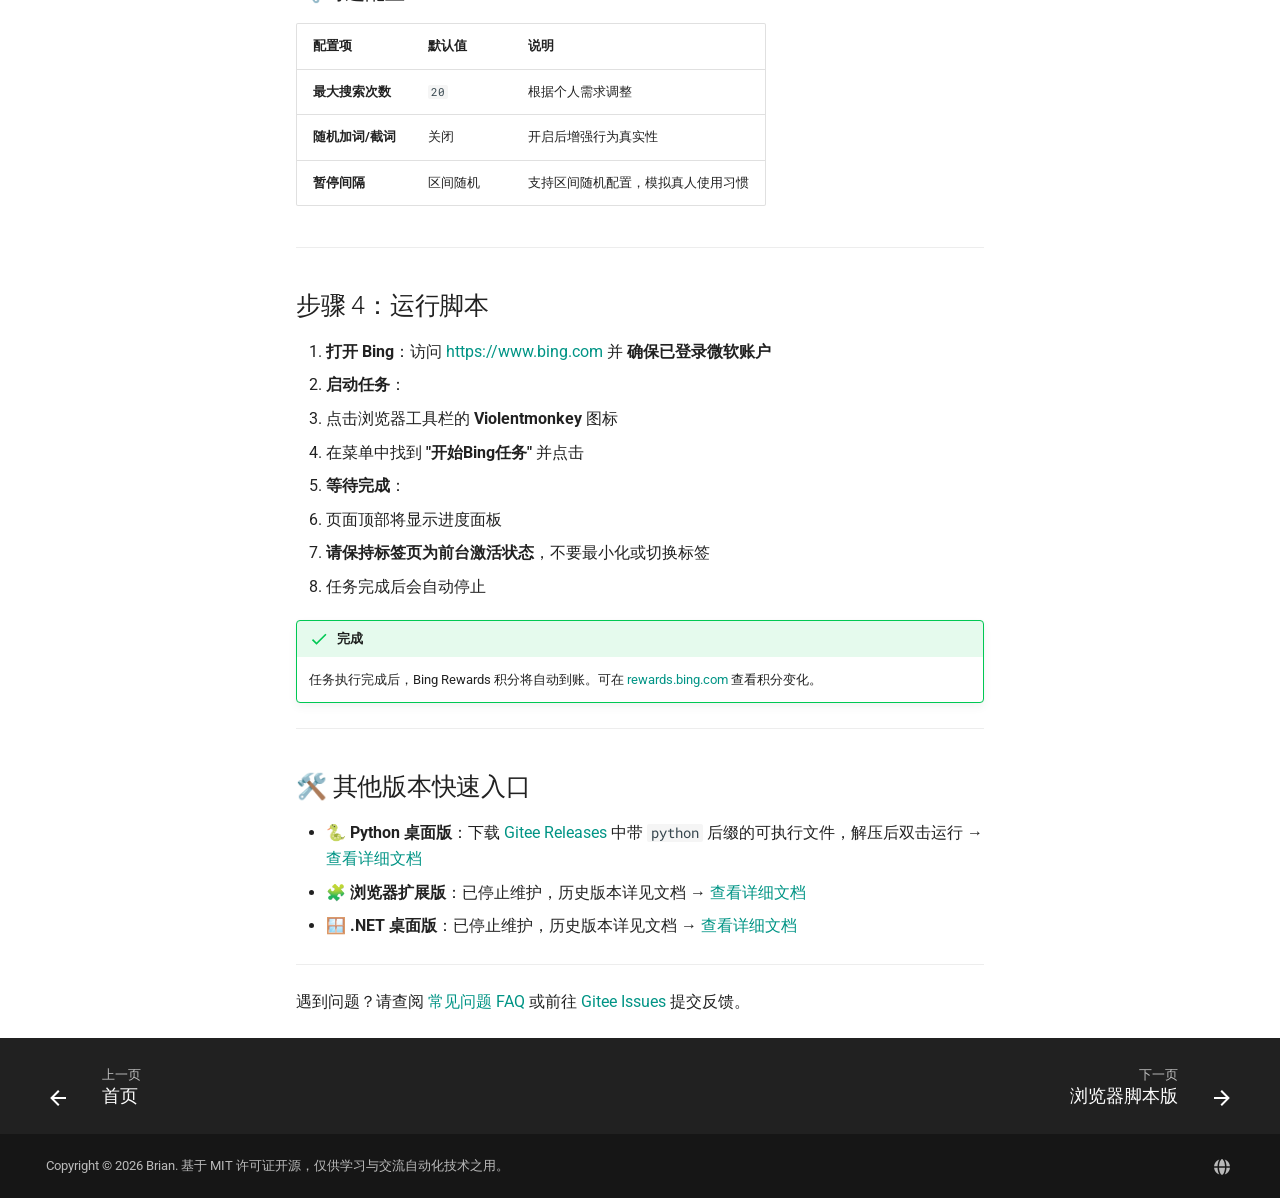
<file: quickstart/index.html>
<!doctype html>
<html lang="zh" class="no-js">
  <head>
    
      <meta charset="utf-8">
      <meta name="viewport" content="width=device-width,initial-scale=1">
      
        <meta name="description" content="自动化完成微软必应每日搜索任务，智能积累奖励积分">
      
      
      
        <link rel="canonical" href="https://idbb98.github.io/microsoft-bing-rewards-daily-task-script/quickstart/">
      
      
        <link rel="prev" href="..">
      
      
        <link rel="next" href="../scripts/userscript/">
      
      
        
      
      
      <link rel="icon" href="../assets/favicon.ico">
      <meta name="generator" content="mkdocs-1.6.1, mkdocs-material-9.7.7">
    
    
      
        <title>快速开始 - Bing Rewards 自动化工具集</title>
      
    
    
      <link rel="stylesheet" href="../assets/stylesheets/main.ec1eaa64.min.css">
      
        
        <link rel="stylesheet" href="../assets/stylesheets/palette.ab4e12ef.min.css">
      
      


    
    
      
    
    
      
        
        
        <link rel="preconnect" href="https://fonts.gstatic.com" crossorigin>
        <link rel="stylesheet" href="https://fonts.googleapis.com/css?family=Roboto:300,300i,400,400i,700,700i%7CRoboto+Mono:400,400i,700,700i&display=fallback">
        <style>:root{--md-text-font:"Roboto";--md-code-font:"Roboto Mono"}</style>
      
    
    
    <script>__md_scope=new URL("..",location),__md_hash=e=>[...e].reduce(((e,_)=>(e<<5)-e+_.charCodeAt(0)),0),__md_get=(e,_=localStorage,t=__md_scope)=>JSON.parse(_.getItem(t.pathname+"."+e)),__md_set=(e,_,t=localStorage,a=__md_scope)=>{try{t.setItem(a.pathname+"."+e,JSON.stringify(_))}catch(e){}}</script>
    
      

    
    
  </head>
  
  
    
    
      
    
    
    
    
    <body dir="ltr" data-md-color-scheme="default" data-md-color-primary="teal" data-md-color-accent="cyan">
  
    
    <input class="md-toggle" data-md-toggle="drawer" type="checkbox" id="__drawer" autocomplete="off">
    <input class="md-toggle" data-md-toggle="search" type="checkbox" id="__search" autocomplete="off">
    <label class="md-overlay" for="__drawer"></label>
    <div data-md-component="skip">
      
        
        <a href="#_1" class="md-skip">
          跳转至
        </a>
      
    </div>
    <div data-md-component="announce">
      
    </div>
    
    
      

<header class="md-header" data-md-component="header">
  <nav class="md-header__inner md-grid" aria-label="页眉">
    <a href=".." title="Bing Rewards 自动化工具集" class="md-header__button md-logo" aria-label="Bing Rewards 自动化工具集" data-md-component="logo">
      
  
  <svg xmlns="http://www.w3.org/2000/svg" viewBox="0 0 24 24"><path d="M5 3v16l3.72 2L18 15.82v-4.09L9.77 8.95l1.61 3.89L13.94 14 8.7 16.92V4.27z"/></svg>

    </a>
    <label class="md-header__button md-icon" for="__drawer">
      
      <svg xmlns="http://www.w3.org/2000/svg" viewBox="0 0 24 24"><path d="M3 6h18v2H3zm0 5h18v2H3zm0 5h18v2H3z"/></svg>
    </label>
    <div class="md-header__title" data-md-component="header-title">
      <div class="md-header__ellipsis">
        <div class="md-header__topic">
          <span class="md-ellipsis">
            Bing Rewards 自动化工具集
          </span>
        </div>
        <div class="md-header__topic" data-md-component="header-topic">
          <span class="md-ellipsis">
            
              快速开始
            
          </span>
        </div>
      </div>
    </div>
    
      
        <form class="md-header__option" data-md-component="palette">
  
    
    
    
    <input class="md-option" data-md-color-media="(prefers-color-scheme: light)" data-md-color-scheme="default" data-md-color-primary="teal" data-md-color-accent="cyan"  aria-label="切换到深色模式"  type="radio" name="__palette" id="__palette_0">
    
      <label class="md-header__button md-icon" title="切换到深色模式" for="__palette_1" hidden>
        <svg xmlns="http://www.w3.org/2000/svg" viewBox="0 0 24 24"><path d="M12 8a4 4 0 0 0-4 4 4 4 0 0 0 4 4 4 4 0 0 0 4-4 4 4 0 0 0-4-4m0 10a6 6 0 0 1-6-6 6 6 0 0 1 6-6 6 6 0 0 1 6 6 6 6 0 0 1-6 6m8-9.31V4h-4.69L12 .69 8.69 4H4v4.69L.69 12 4 15.31V20h4.69L12 23.31 15.31 20H20v-4.69L23.31 12z"/></svg>
      </label>
    
  
    
    
    
    <input class="md-option" data-md-color-media="(prefers-color-scheme: dark)" data-md-color-scheme="slate" data-md-color-primary="teal" data-md-color-accent="cyan"  aria-label="切换到浅色模式"  type="radio" name="__palette" id="__palette_1">
    
      <label class="md-header__button md-icon" title="切换到浅色模式" for="__palette_0" hidden>
        <svg xmlns="http://www.w3.org/2000/svg" viewBox="0 0 24 24"><path d="M12 18c-.89 0-1.74-.2-2.5-.55C11.56 16.5 13 14.42 13 12s-1.44-4.5-3.5-5.45C10.26 6.2 11.11 6 12 6a6 6 0 0 1 6 6 6 6 0 0 1-6 6m8-9.31V4h-4.69L12 .69 8.69 4H4v4.69L.69 12 4 15.31V20h4.69L12 23.31 15.31 20H20v-4.69L23.31 12z"/></svg>
      </label>
    
  
</form>
      
    
    
      <script>var palette=__md_get("__palette");if(palette&&palette.color){if("(prefers-color-scheme)"===palette.color.media){var media=matchMedia("(prefers-color-scheme: light)"),input=document.querySelector(media.matches?"[data-md-color-media='(prefers-color-scheme: light)']":"[data-md-color-media='(prefers-color-scheme: dark)']");palette.color.media=input.getAttribute("data-md-color-media"),palette.color.scheme=input.getAttribute("data-md-color-scheme"),palette.color.primary=input.getAttribute("data-md-color-primary"),palette.color.accent=input.getAttribute("data-md-color-accent")}for(var[key,value]of Object.entries(palette.color))document.body.setAttribute("data-md-color-"+key,value)}</script>
    
    
    
      
      
        <label class="md-header__button md-icon" for="__search">
          
          <svg xmlns="http://www.w3.org/2000/svg" viewBox="0 0 24 24"><path d="M9.5 3A6.5 6.5 0 0 1 16 9.5c0 1.61-.59 3.09-1.56 4.23l.27.27h.79l5 5-1.5 1.5-5-5v-.79l-.27-.27A6.52 6.52 0 0 1 9.5 16 6.5 6.5 0 0 1 3 9.5 6.5 6.5 0 0 1 9.5 3m0 2C7 5 5 7 5 9.5S7 14 9.5 14 14 12 14 9.5 12 5 9.5 5"/></svg>
        </label>
        <div class="md-search" data-md-component="search" role="dialog">
  <label class="md-search__overlay" for="__search"></label>
  <div class="md-search__inner" role="search">
    <form class="md-search__form" name="search">
      <input type="text" class="md-search__input" name="query" aria-label="搜索" placeholder="搜索" autocapitalize="off" autocorrect="off" autocomplete="off" spellcheck="false" data-md-component="search-query" required>
      <label class="md-search__icon md-icon" for="__search">
        
        <svg xmlns="http://www.w3.org/2000/svg" viewBox="0 0 24 24"><path d="M9.5 3A6.5 6.5 0 0 1 16 9.5c0 1.61-.59 3.09-1.56 4.23l.27.27h.79l5 5-1.5 1.5-5-5v-.79l-.27-.27A6.52 6.52 0 0 1 9.5 16 6.5 6.5 0 0 1 3 9.5 6.5 6.5 0 0 1 9.5 3m0 2C7 5 5 7 5 9.5S7 14 9.5 14 14 12 14 9.5 12 5 9.5 5"/></svg>
        
        <svg xmlns="http://www.w3.org/2000/svg" viewBox="0 0 24 24"><path d="M20 11v2H8l5.5 5.5-1.42 1.42L4.16 12l7.92-7.92L13.5 5.5 8 11z"/></svg>
      </label>
      <nav class="md-search__options" aria-label="查找">
        
          <a href="javascript:void(0)" class="md-search__icon md-icon" title="分享" aria-label="分享" data-clipboard data-clipboard-text="" data-md-component="search-share" tabindex="-1">
            
            <svg xmlns="http://www.w3.org/2000/svg" viewBox="0 0 24 24"><path d="M18 16.08c-.76 0-1.44.3-1.96.77L8.91 12.7c.05-.23.09-.46.09-.7s-.04-.47-.09-.7l7.05-4.11c.54.5 1.25.81 2.04.81a3 3 0 0 0 3-3 3 3 0 0 0-3-3 3 3 0 0 0-3 3c0 .24.04.47.09.7L8.04 9.81C7.5 9.31 6.79 9 6 9a3 3 0 0 0-3 3 3 3 0 0 0 3 3c.79 0 1.5-.31 2.04-.81l7.12 4.15c-.05.21-.08.43-.08.66 0 1.61 1.31 2.91 2.92 2.91s2.92-1.3 2.92-2.91A2.92 2.92 0 0 0 18 16.08"/></svg>
          </a>
        
        <button type="reset" class="md-search__icon md-icon" title="清空当前内容" aria-label="清空当前内容" tabindex="-1">
          
          <svg xmlns="http://www.w3.org/2000/svg" viewBox="0 0 24 24"><path d="M19 6.41 17.59 5 12 10.59 6.41 5 5 6.41 10.59 12 5 17.59 6.41 19 12 13.41 17.59 19 19 17.59 13.41 12z"/></svg>
        </button>
      </nav>
      
        <div class="md-search__suggest" data-md-component="search-suggest"></div>
      
    </form>
    <div class="md-search__output">
      <div class="md-search__scrollwrap" tabindex="0" data-md-scrollfix>
        <div class="md-search-result" data-md-component="search-result">
          <div class="md-search-result__meta">
            正在初始化搜索引擎
          </div>
          <ol class="md-search-result__list" role="presentation"></ol>
        </div>
      </div>
    </div>
  </div>
</div>
      
    
    
      <div class="md-header__source">
        <a href="https://idbb98.github.io/microsoft-bing-rewards-daily-task-script/" title="前往仓库" class="md-source" data-md-component="source">
  <div class="md-source__icon md-icon">
    
    <svg xmlns="http://www.w3.org/2000/svg" viewBox="0 0 448 512"><!--! Font Awesome Free 7.1.0 by @fontawesome - https://fontawesome.com License - https://fontawesome.com/license/free (Icons: CC BY 4.0, Fonts: SIL OFL 1.1, Code: MIT License) Copyright 2025 Fonticons, Inc.--><path d="M439.6 236.1 244 40.5c-5.4-5.5-12.8-8.5-20.4-8.5s-15 3-20.4 8.4L162.5 81l51.5 51.5c27.1-9.1 52.7 16.8 43.4 43.7l49.7 49.7c34.2-11.8 61.2 31 35.5 56.7-26.5 26.5-70.2-2.9-56-37.3L240.3 199v121.9c25.3 12.5 22.3 41.8 9.1 55-6.4 6.4-15.2 10.1-24.3 10.1s-17.8-3.6-24.3-10.1c-17.6-17.6-11.1-46.9 11.2-56v-123c-20.8-8.5-24.6-30.7-18.6-45L142.6 101 8.5 235.1C3 240.6 0 247.9 0 255.5s3 15 8.5 20.4l195.6 195.7c5.4 5.4 12.7 8.4 20.4 8.4s15-3 20.4-8.4l194.7-194.7c5.4-5.4 8.4-12.8 8.4-20.4s-3-15-8.4-20.4"/></svg>
  </div>
  <div class="md-source__repository">
    项目主页
  </div>
</a>
      </div>
    
  </nav>
  
</header>
    
    <div class="md-container" data-md-component="container">
      
      
        
          
            
<nav class="md-tabs" aria-label="标签" data-md-component="tabs">
  <div class="md-grid">
    <ul class="md-tabs__list">
      
        
  
  
  
  
    <li class="md-tabs__item">
      <a href=".." class="md-tabs__link">
        
  
  
    
  
  首页

      </a>
    </li>
  

      
        
  
  
  
    
  
  
    <li class="md-tabs__item md-tabs__item--active">
      <a href="./" class="md-tabs__link">
        
  
  
    
  
  快速开始

      </a>
    </li>
  

      
        
  
  
  
  
    
    
      <li class="md-tabs__item">
        <a href="../scripts/userscript/" class="md-tabs__link">
          
  
  
  版本文档

        </a>
      </li>
    
  

      
        
  
  
  
  
    <li class="md-tabs__item">
      <a href="../changelog/" class="md-tabs__link">
        
  
  
    
  
  更新日志

      </a>
    </li>
  

      
        
  
  
  
  
    <li class="md-tabs__item">
      <a href="../faq/" class="md-tabs__link">
        
  
  
    
  
  常见问题

      </a>
    </li>
  

      
    </ul>
  </div>
</nav>
          
        
      
      <main class="md-main" data-md-component="main">
        <div class="md-main__inner md-grid">
          
            
              
              <div class="md-sidebar md-sidebar--primary" data-md-component="sidebar" data-md-type="navigation" >
                <div class="md-sidebar__scrollwrap">
                  <div class="md-sidebar__inner">
                    


  


<nav class="md-nav md-nav--primary md-nav--lifted" aria-label="导航栏" data-md-level="0">
  <label class="md-nav__title" for="__drawer">
    <a href=".." title="Bing Rewards 自动化工具集" class="md-nav__button md-logo" aria-label="Bing Rewards 自动化工具集" data-md-component="logo">
      
  
  <svg xmlns="http://www.w3.org/2000/svg" viewBox="0 0 24 24"><path d="M5 3v16l3.72 2L18 15.82v-4.09L9.77 8.95l1.61 3.89L13.94 14 8.7 16.92V4.27z"/></svg>

    </a>
    Bing Rewards 自动化工具集
  </label>
  
    <div class="md-nav__source">
      <a href="https://idbb98.github.io/microsoft-bing-rewards-daily-task-script/" title="前往仓库" class="md-source" data-md-component="source">
  <div class="md-source__icon md-icon">
    
    <svg xmlns="http://www.w3.org/2000/svg" viewBox="0 0 448 512"><!--! Font Awesome Free 7.1.0 by @fontawesome - https://fontawesome.com License - https://fontawesome.com/license/free (Icons: CC BY 4.0, Fonts: SIL OFL 1.1, Code: MIT License) Copyright 2025 Fonticons, Inc.--><path d="M439.6 236.1 244 40.5c-5.4-5.5-12.8-8.5-20.4-8.5s-15 3-20.4 8.4L162.5 81l51.5 51.5c27.1-9.1 52.7 16.8 43.4 43.7l49.7 49.7c34.2-11.8 61.2 31 35.5 56.7-26.5 26.5-70.2-2.9-56-37.3L240.3 199v121.9c25.3 12.5 22.3 41.8 9.1 55-6.4 6.4-15.2 10.1-24.3 10.1s-17.8-3.6-24.3-10.1c-17.6-17.6-11.1-46.9 11.2-56v-123c-20.8-8.5-24.6-30.7-18.6-45L142.6 101 8.5 235.1C3 240.6 0 247.9 0 255.5s3 15 8.5 20.4l195.6 195.7c5.4 5.4 12.7 8.4 20.4 8.4s15-3 20.4-8.4l194.7-194.7c5.4-5.4 8.4-12.8 8.4-20.4s-3-15-8.4-20.4"/></svg>
  </div>
  <div class="md-source__repository">
    项目主页
  </div>
</a>
    </div>
  
  <ul class="md-nav__list" data-md-scrollfix>
    
      
      
  
  
  
  
    <li class="md-nav__item">
      <a href=".." class="md-nav__link">
        
  
  
  <span class="md-ellipsis">
    
  
    首页
  

    
  </span>
  
  

      </a>
    </li>
  

    
      
      
  
  
    
  
  
  
    <li class="md-nav__item md-nav__item--active">
      
      <input class="md-nav__toggle md-toggle" type="checkbox" id="__toc">
      
      
        
      
      
        <label class="md-nav__link md-nav__link--active" for="__toc">
          
  
  
  <span class="md-ellipsis">
    
  
    快速开始
  

    
  </span>
  
  

          <span class="md-nav__icon md-icon"></span>
        </label>
      
      <a href="./" class="md-nav__link md-nav__link--active">
        
  
  
  <span class="md-ellipsis">
    
  
    快速开始
  

    
  </span>
  
  

      </a>
      
        

<nav class="md-nav md-nav--secondary" aria-label="目录">
  
  
  
    
  
  
    <label class="md-nav__title" for="__toc">
      <span class="md-nav__icon md-icon"></span>
      目录
    </label>
    <ul class="md-nav__list" data-md-component="toc" data-md-scrollfix>
      
        <li class="md-nav__item">
  <a href="#1" class="md-nav__link">
    <span class="md-ellipsis">
      
        步骤 1：安装脚本管理器
      
    </span>
  </a>
  
</li>
      
        <li class="md-nav__item">
  <a href="#2" class="md-nav__link">
    <span class="md-ellipsis">
      
        步骤 2：安装脚本
      
    </span>
  </a>
  
</li>
      
        <li class="md-nav__item">
  <a href="#3" class="md-nav__link">
    <span class="md-ellipsis">
      
        步骤 3：配置参数
      
    </span>
  </a>
  
    <nav class="md-nav" aria-label="步骤 3：配置参数">
      <ul class="md-nav__list">
        
          <li class="md-nav__item">
  <a href="#form" class="md-nav__link">
    <span class="md-ellipsis">
      
        ⚙️ 必填配置：搜索 form 参数
      
    </span>
  </a>
  
</li>
        
          <li class="md-nav__item">
  <a href="#_2" class="md-nav__link">
    <span class="md-ellipsis">
      
        🔧 可选配置
      
    </span>
  </a>
  
</li>
        
      </ul>
    </nav>
  
</li>
      
        <li class="md-nav__item">
  <a href="#4" class="md-nav__link">
    <span class="md-ellipsis">
      
        步骤 4：运行脚本
      
    </span>
  </a>
  
</li>
      
        <li class="md-nav__item">
  <a href="#_3" class="md-nav__link">
    <span class="md-ellipsis">
      
        🛠️ 其他版本快速入口
      
    </span>
  </a>
  
</li>
      
    </ul>
  
</nav>
      
    </li>
  

    
      
      
  
  
  
  
    
    
    
    
      
      
    
    
    <li class="md-nav__item md-nav__item--nested">
      
        
        
        <input class="md-nav__toggle md-toggle " type="checkbox" id="__nav_3" >
        
          
          <label class="md-nav__link" for="__nav_3" id="__nav_3_label" tabindex="0">
            
  
  
  <span class="md-ellipsis">
    
  
    版本文档
  

    
  </span>
  
  

            <span class="md-nav__icon md-icon"></span>
          </label>
        
        <nav class="md-nav" data-md-level="1" aria-labelledby="__nav_3_label" aria-expanded="false">
          <label class="md-nav__title" for="__nav_3">
            <span class="md-nav__icon md-icon"></span>
            
  
    版本文档
  

          </label>
          <ul class="md-nav__list" data-md-scrollfix>
            
              
                
  
  
  
  
    <li class="md-nav__item">
      <a href="../scripts/userscript/" class="md-nav__link">
        
  
  
  <span class="md-ellipsis">
    
  
    浏览器脚本版
  

    
  </span>
  
  

      </a>
    </li>
  

              
            
              
                
  
  
  
  
    <li class="md-nav__item">
      <a href="../python/desktop/" class="md-nav__link">
        
  
  
  <span class="md-ellipsis">
    
  
    Python 桌面版
  

    
  </span>
  
  

      </a>
    </li>
  

              
            
              
                
  
  
  
  
    <li class="md-nav__item">
      <a href="../extension/browser-extension/" class="md-nav__link">
        
  
  
  <span class="md-ellipsis">
    
  
    浏览器扩展版
  

    
  </span>
  
  

      </a>
    </li>
  

              
            
              
                
  
  
  
  
    <li class="md-nav__item">
      <a href="../dotnet/desktop/" class="md-nav__link">
        
  
  
  <span class="md-ellipsis">
    
  
    .NET 桌面版
  

    
  </span>
  
  

      </a>
    </li>
  

              
            
          </ul>
        </nav>
      
    </li>
  

    
      
      
  
  
  
  
    <li class="md-nav__item">
      <a href="../changelog/" class="md-nav__link">
        
  
  
  <span class="md-ellipsis">
    
  
    更新日志
  

    
  </span>
  
  

      </a>
    </li>
  

    
      
      
  
  
  
  
    <li class="md-nav__item">
      <a href="../faq/" class="md-nav__link">
        
  
  
  <span class="md-ellipsis">
    
  
    常见问题
  

    
  </span>
  
  

      </a>
    </li>
  

    
  </ul>
</nav>
                  </div>
                </div>
              </div>
            
            
              
              <div class="md-sidebar md-sidebar--secondary" data-md-component="sidebar" data-md-type="toc" >
                <div class="md-sidebar__scrollwrap">
                  <div class="md-sidebar__inner">
                    

<nav class="md-nav md-nav--secondary" aria-label="目录">
  
  
  
    
  
  
    <label class="md-nav__title" for="__toc">
      <span class="md-nav__icon md-icon"></span>
      目录
    </label>
    <ul class="md-nav__list" data-md-component="toc" data-md-scrollfix>
      
        <li class="md-nav__item">
  <a href="#1" class="md-nav__link">
    <span class="md-ellipsis">
      
        步骤 1：安装脚本管理器
      
    </span>
  </a>
  
</li>
      
        <li class="md-nav__item">
  <a href="#2" class="md-nav__link">
    <span class="md-ellipsis">
      
        步骤 2：安装脚本
      
    </span>
  </a>
  
</li>
      
        <li class="md-nav__item">
  <a href="#3" class="md-nav__link">
    <span class="md-ellipsis">
      
        步骤 3：配置参数
      
    </span>
  </a>
  
    <nav class="md-nav" aria-label="步骤 3：配置参数">
      <ul class="md-nav__list">
        
          <li class="md-nav__item">
  <a href="#form" class="md-nav__link">
    <span class="md-ellipsis">
      
        ⚙️ 必填配置：搜索 form 参数
      
    </span>
  </a>
  
</li>
        
          <li class="md-nav__item">
  <a href="#_2" class="md-nav__link">
    <span class="md-ellipsis">
      
        🔧 可选配置
      
    </span>
  </a>
  
</li>
        
      </ul>
    </nav>
  
</li>
      
        <li class="md-nav__item">
  <a href="#4" class="md-nav__link">
    <span class="md-ellipsis">
      
        步骤 4：运行脚本
      
    </span>
  </a>
  
</li>
      
        <li class="md-nav__item">
  <a href="#_3" class="md-nav__link">
    <span class="md-ellipsis">
      
        🛠️ 其他版本快速入口
      
    </span>
  </a>
  
</li>
      
    </ul>
  
</nav>
                  </div>
                </div>
              </div>
            
          
          
            <div class="md-content" data-md-component="content">
              
              <article class="md-content__inner md-typeset">
                
                  



<h1 id="_1">🚀 快速开始（浏览器脚本版）<a class="headerlink" href="#_1" title="Permanent link">&para;</a></h1>
<p>本文档以 <strong>浏览器脚本版</strong> 为例，介绍从安装到运行的完整流程。该版本是官方推荐的入门方式，仅需浏览器即可使用，无需安装任何依赖。</p>
<hr />
<h2 id="1">步骤 1：安装脚本管理器<a class="headerlink" href="#1" title="Permanent link">&para;</a></h2>
<p>本脚本需要用户脚本管理器扩展运行，推荐使用 <strong>Edge 浏览器</strong> 和开源的 <strong>Violentmonkey</strong>：</p>
<table>
<thead>
<tr>
<th>浏览器</th>
<th>安装地址</th>
</tr>
</thead>
<tbody>
<tr>
<td><strong>Microsoft Edge</strong></td>
<td><a href="https://microsoftedge.microsoft.com/addons/detail/violentmonkey/eeagobfjdenkkddmbclomhiblgggliao">Edge 加载项商店</a></td>
</tr>
<tr>
<td><strong>Firefox</strong></td>
<td><a href="https://addons.mozilla.org/firefox/addon/violentmonkey/">Firefox 附加组件商店</a></td>
</tr>
<tr>
<td><strong>Chrome/其他浏览器</strong></td>
<td><a href="https://chrome.google.com/webstore/detail/violentmonkey/jinjaccalgkegednnccohejagnlnfdag">Chrome 网上应用店</a></td>
</tr>
</tbody>
</table>
<div class="admonition warning">
<p class="admonition-title">注意</p>
<p>若非从官方商店安装，请在浏览器扩展管理页面开启 <strong>"开发者模式"</strong>。</p>
</div>
<hr />
<h2 id="2">步骤 2：安装脚本<a class="headerlink" href="#2" title="Permanent link">&para;</a></h2>
<p>点击以下链接，Violentmonkey 将自动提示安装：</p>
<p>👉 <strong><a href="https://gitee.com/idbb98/microsoft-bing-rewards-daily-task-script/raw/master/BingRewards.user.js">一键安装脚本</a></strong></p>
<p>在安装确认页面点击 <strong>"安装"</strong> 按钮即可。</p>
<div class="admonition info">
<p class="admonition-title">提示</p>
<p>脚本会通过 <code>@updateURL</code> 自动检查更新，后续版本发布后无需手动重装。</p>
</div>
<hr />
<h2 id="3">步骤 3：配置参数<a class="headerlink" href="#3" title="Permanent link">&para;</a></h2>
<div class="admonition warning">
<p class="admonition-title">首次使用前必读</p>
<p>需要配置关键参数以确保脚本正常运行。</p>
</div>
<h3 id="form">⚙️ 必填配置：搜索 form 参数<a class="headerlink" href="#form" title="Permanent link">&para;</a></h3>
<ul>
<li><strong>默认值</strong>：<code>QBLH</code>（<strong>必须修改</strong>）</li>
<li>
<p><strong>获取方法</strong>：</p>
</li>
<li>
<p>打开 <a href="https://cn.bing.com">https://cn.bing.com</a> 并登录微软账户</p>
</li>
<li>执行几次搜索操作</li>
<li>查看地址栏 URL，提取 <code>form=xxx</code> 中的 <code>xxx</code> 值</li>
<li>在脚本设置中替换 <code>searchFormParam</code> 字段</li>
</ul>
<h3 id="_2">🔧 可选配置<a class="headerlink" href="#_2" title="Permanent link">&para;</a></h3>
<table>
<thead>
<tr>
<th>配置项</th>
<th>默认值</th>
<th>说明</th>
</tr>
</thead>
<tbody>
<tr>
<td><strong>最大搜索次数</strong></td>
<td><code>20</code></td>
<td>根据个人需求调整</td>
</tr>
<tr>
<td><strong>随机加词/截词</strong></td>
<td>关闭</td>
<td>开启后增强行为真实性</td>
</tr>
<tr>
<td><strong>暂停间隔</strong></td>
<td>区间随机</td>
<td>支持区间随机配置，模拟真人使用习惯</td>
</tr>
</tbody>
</table>
<hr />
<h2 id="4">步骤 4：运行脚本<a class="headerlink" href="#4" title="Permanent link">&para;</a></h2>
<ol>
<li><strong>打开 Bing</strong>：访问 <a href="https://www.bing.com">https://www.bing.com</a> 并 <strong>确保已登录微软账户</strong></li>
<li><strong>启动任务</strong>：</li>
<li>点击浏览器工具栏的 <strong>Violentmonkey</strong> 图标</li>
<li>在菜单中找到 <strong>"开始Bing任务"</strong> 并点击</li>
<li><strong>等待完成</strong>：</li>
<li>页面顶部将显示进度面板</li>
<li><strong>请保持标签页为前台激活状态</strong>，不要最小化或切换标签</li>
<li>任务完成后会自动停止</li>
</ol>
<div class="admonition success">
<p class="admonition-title">完成</p>
<p>任务执行完成后，Bing Rewards 积分将自动到账。可在 <a href="https://rewards.bing.com">rewards.bing.com</a> 查看积分变化。</p>
</div>
<hr />
<h2 id="_3">🛠️ 其他版本快速入口<a class="headerlink" href="#_3" title="Permanent link">&para;</a></h2>
<ul>
<li>🐍 <strong>Python 桌面版</strong>：下载 <a href="https://gitee.com/idbb98/microsoft-bing-rewards-daily-task-script/releases">Gitee Releases</a> 中带 <code>python</code> 后缀的可执行文件，解压后双击运行 → <a href="../python/desktop/">查看详细文档</a></li>
<li>🧩 <strong>浏览器扩展版</strong>：已停止维护，历史版本详见文档 → <a href="../extension/browser-extension/">查看详细文档</a></li>
<li>🪟 <strong>.NET 桌面版</strong>：已停止维护，历史版本详见文档 → <a href="../dotnet/desktop/">查看详细文档</a></li>
</ul>
<hr />
<p>遇到问题？请查阅 <a href="../faq/">常见问题 FAQ</a> 或前往 <a href="https://gitee.com/idbb98/microsoft-bing-rewards-daily-task-script/issues">Gitee Issues</a> 提交反馈。</p>












                
              </article>
            </div>
          
          
  <script>var tabs=__md_get("__tabs");if(Array.isArray(tabs))e:for(var set of document.querySelectorAll(".tabbed-set")){var labels=set.querySelector(".tabbed-labels");for(var tab of tabs)for(var label of labels.getElementsByTagName("label"))if(label.innerText.trim()===tab){var input=document.getElementById(label.htmlFor);input.checked=!0;continue e}}</script>

<script>var target=document.getElementById(location.hash.slice(1));target&&target.name&&(target.checked=target.name.startsWith("__tabbed_"))</script>
        </div>
        
          <button type="button" class="md-top md-icon" data-md-component="top" hidden>
  
  <svg xmlns="http://www.w3.org/2000/svg" viewBox="0 0 24 24"><path d="M13 20h-2V8l-5.5 5.5-1.42-1.42L12 4.16l7.92 7.92-1.42 1.42L13 8z"/></svg>
  回到页面顶部
</button>
        
      </main>
      
        <footer class="md-footer">
  
    
      
      <nav class="md-footer__inner md-grid" aria-label="页脚" >
        
          
          <a href=".." class="md-footer__link md-footer__link--prev" aria-label="上一页: 首页">
            <div class="md-footer__button md-icon">
              
              <svg xmlns="http://www.w3.org/2000/svg" viewBox="0 0 24 24"><path d="M20 11v2H8l5.5 5.5-1.42 1.42L4.16 12l7.92-7.92L13.5 5.5 8 11z"/></svg>
            </div>
            <div class="md-footer__title">
              <span class="md-footer__direction">
                上一页
              </span>
              <div class="md-ellipsis">
                首页
              </div>
            </div>
          </a>
        
        
          
          <a href="../scripts/userscript/" class="md-footer__link md-footer__link--next" aria-label="下一页: 浏览器脚本版">
            <div class="md-footer__title">
              <span class="md-footer__direction">
                下一页
              </span>
              <div class="md-ellipsis">
                浏览器脚本版
              </div>
            </div>
            <div class="md-footer__button md-icon">
              
              <svg xmlns="http://www.w3.org/2000/svg" viewBox="0 0 24 24"><path d="M4 11v2h12l-5.5 5.5 1.42 1.42L19.84 12l-7.92-7.92L10.5 5.5 16 11z"/></svg>
            </div>
          </a>
        
      </nav>
    
  
  <div class="md-footer-meta md-typeset">
    <div class="md-footer-meta__inner md-grid">
      <div class="md-copyright">
  
    <div class="md-copyright__highlight">
      Copyright &copy; 2026 Brian. 基于 MIT 许可证开源，仅供学习与交流自动化技术之用。
    </div>
  
  
</div>
      
        
<div class="md-social">
  
    
    
    
    
    <a href="https://idbb98.github.io/microsoft-bing-rewards-daily-task-script/" target="_blank" rel="noopener" title="项目主页" class="md-social__link">
      <svg xmlns="http://www.w3.org/2000/svg" viewBox="0 0 512 512"><!--! Font Awesome Free 7.1.0 by @fontawesome - https://fontawesome.com License - https://fontawesome.com/license/free (Icons: CC BY 4.0, Fonts: SIL OFL 1.1, Code: MIT License) Copyright 2025 Fonticons, Inc.--><path d="M351.9 280H161c2.9 64.5 17.2 123.9 37.5 167.4 11.4 24.5 23.7 41.8 35.1 52.4 11.2 10.5 18.9 12.2 22.9 12.2s11.7-1.7 22.9-12.2c11.4-10.6 23.7-28 35.1-52.4 20.3-43.5 34.6-102.9 37.5-167.4zm-191-48h190.9c-2.8-64.5-17.1-123.9-37.4-167.4-11.4-24.4-23.7-41.8-35.1-52.4C268.1 1.7 260.4 0 256.4 0s-11.7 1.7-22.9 12.2c-11.4 10.6-23.7 28-35.1 52.4-20.3 43.5-34.6 102.9-37.5 167.4m-48 0c3.5-85.6 25.6-165.1 57.9-217.3C78.7 47.3 10.9 131.2 1.5 232zM1.5 280c9.4 100.8 77.2 184.7 169.3 217.3-32.3-52.2-54.4-131.7-57.9-217.3zm398.4 0c-3.5 85.6-25.6 165.1-57.9 217.3 92.1-32.7 159.9-116.5 169.3-217.3zm111.4-48C501.9 131.2 434.1 47.3 342 14.7c32.3 52.2 54.4 131.7 57.9 217.3z"/></svg>
    </a>
  
</div>
      
    </div>
  </div>
</footer>
      
    </div>
    <div class="md-dialog" data-md-component="dialog">
      <div class="md-dialog__inner md-typeset"></div>
    </div>
    
    
    
      
      
      <script id="__config" type="application/json">{"annotate": null, "base": "..", "features": ["navigation.tabs", "navigation.top", "navigation.footer", "toc.follow", "search.suggest", "search.highlight", "search.share", "content.code.copy", "content.code.annotate", "content.tabs.link"], "search": "../assets/javascripts/workers/search.2c215733.min.js", "tags": null, "translations": {"clipboard.copied": "\u5df2\u590d\u5236", "clipboard.copy": "\u590d\u5236", "search.result.more.one": "\u5728\u8be5\u9875\u4e0a\u8fd8\u6709 1 \u4e2a\u7b26\u5408\u6761\u4ef6\u7684\u7ed3\u679c", "search.result.more.other": "\u5728\u8be5\u9875\u4e0a\u8fd8\u6709 # \u4e2a\u7b26\u5408\u6761\u4ef6\u7684\u7ed3\u679c", "search.result.none": "\u6ca1\u6709\u627e\u5230\u7b26\u5408\u6761\u4ef6\u7684\u7ed3\u679c", "search.result.one": "\u627e\u5230 1 \u4e2a\u7b26\u5408\u6761\u4ef6\u7684\u7ed3\u679c", "search.result.other": "# \u4e2a\u7b26\u5408\u6761\u4ef6\u7684\u7ed3\u679c", "search.result.placeholder": "\u952e\u5165\u4ee5\u5f00\u59cb\u641c\u7d22", "search.result.term.missing": "\u7f3a\u5c11", "select.version": "\u9009\u62e9\u5f53\u524d\u7248\u672c"}, "version": null}</script>
    
    
      <script src="../assets/javascripts/bundle.d7400e89.min.js"></script>
      
    
  </body>
</html>
</file>
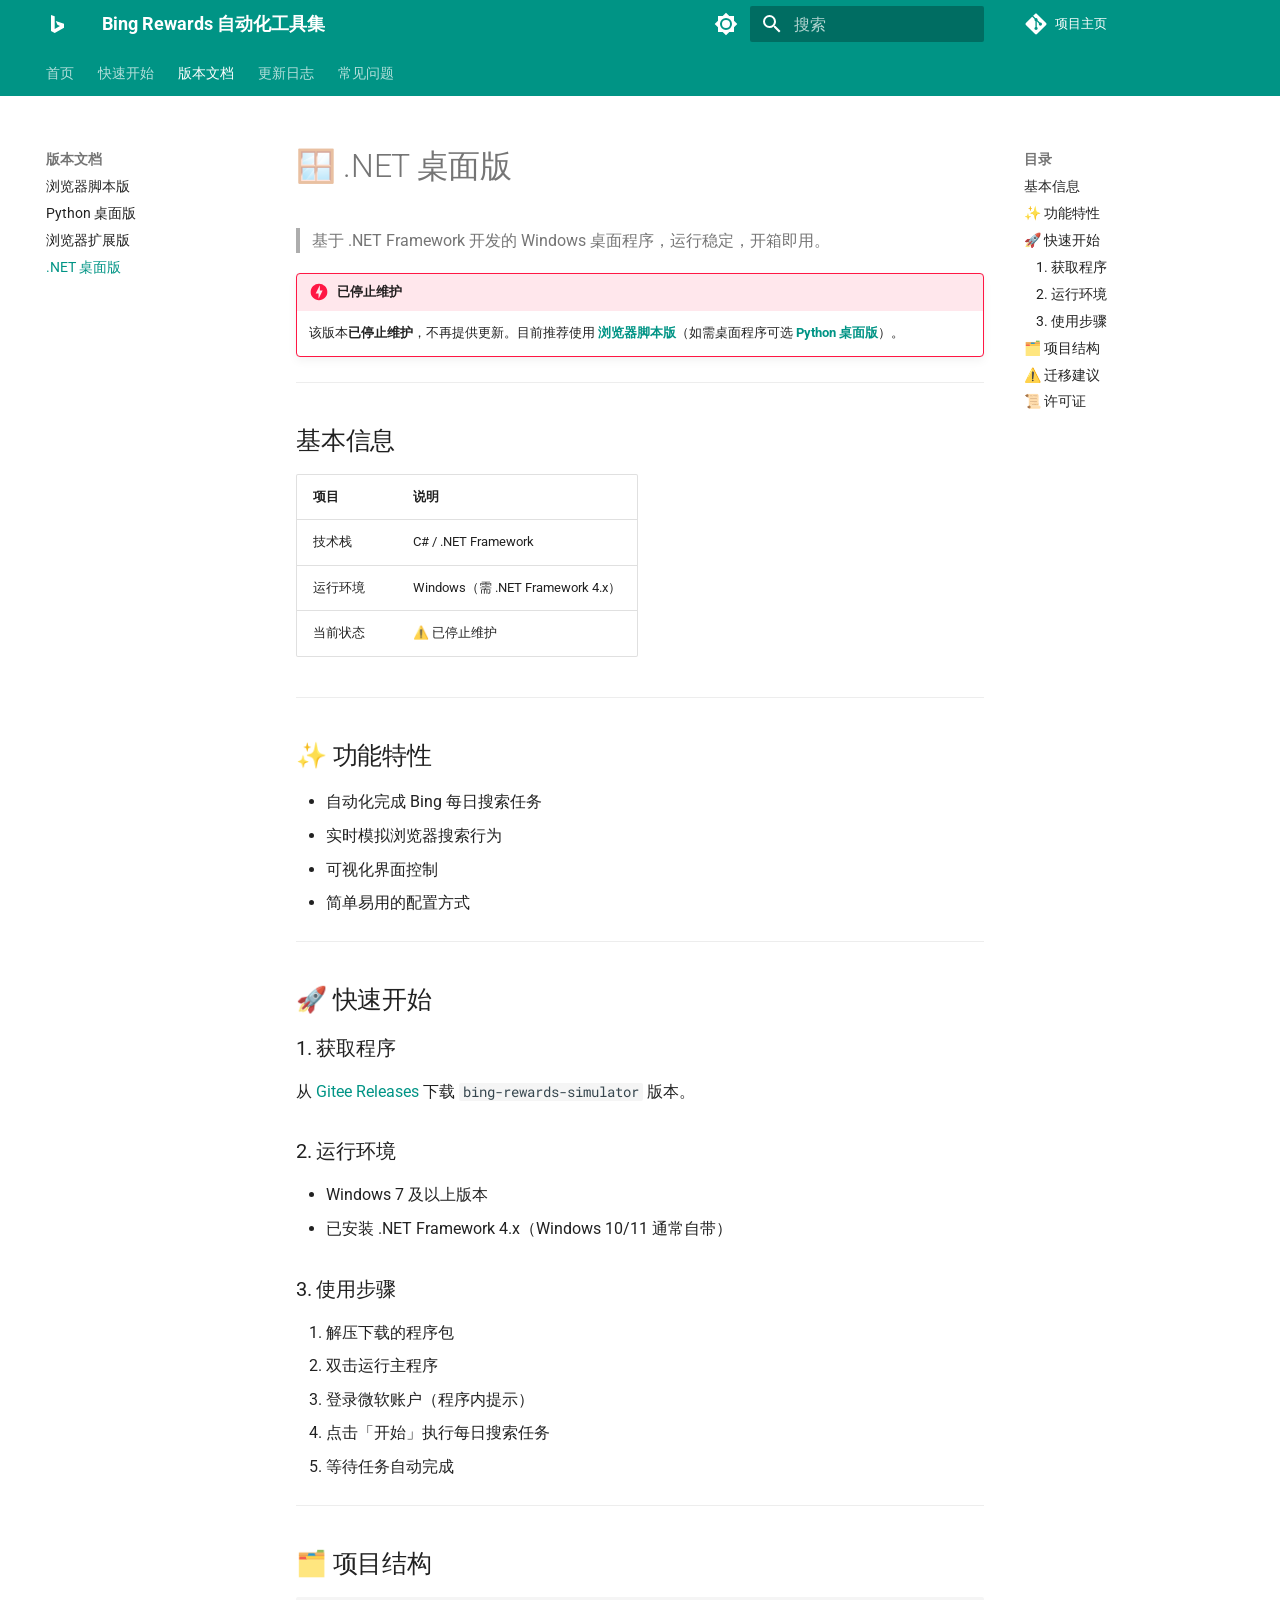
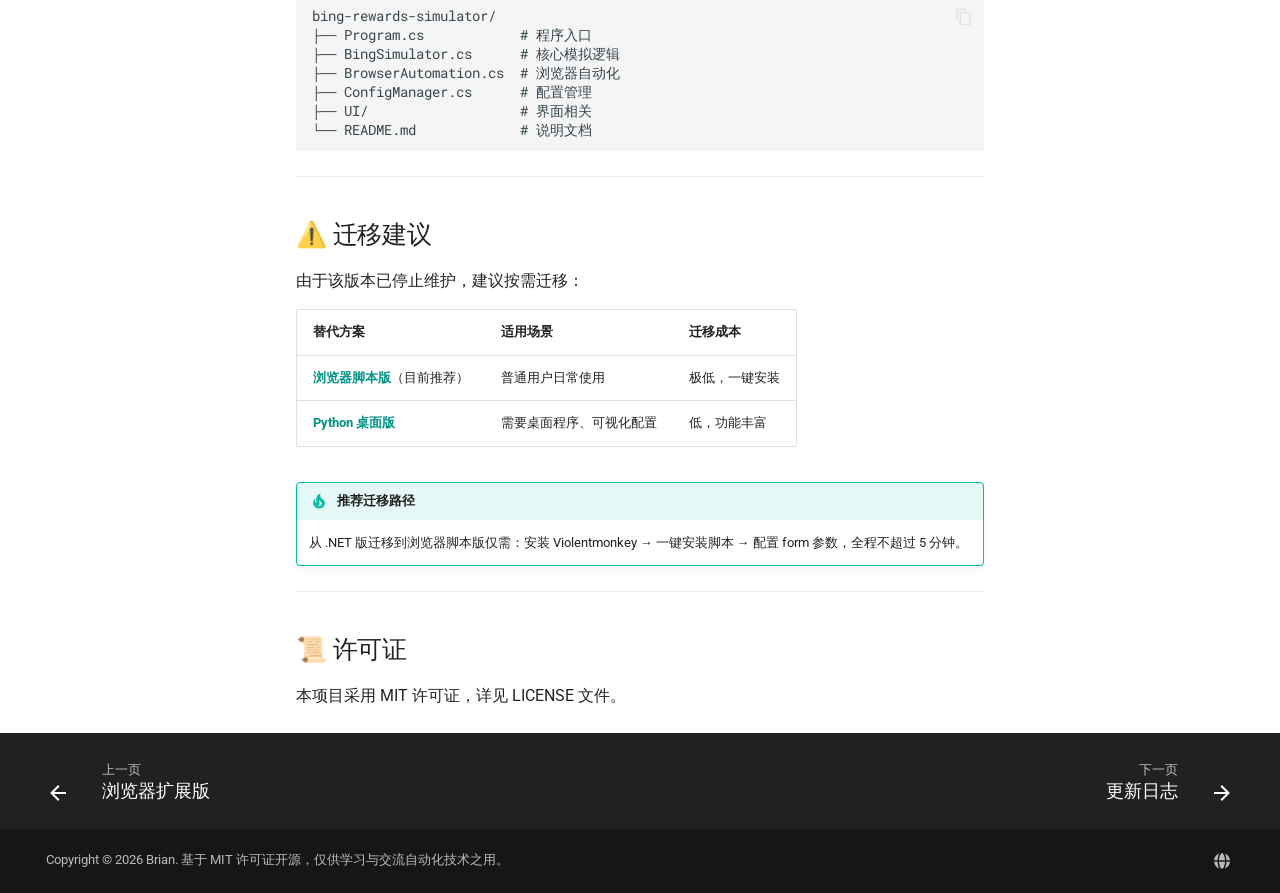
<file: dotnet/desktop/index.html>
<!doctype html>
<html lang="zh" class="no-js">
  <head>
    
      <meta charset="utf-8">
      <meta name="viewport" content="width=device-width,initial-scale=1">
      
        <meta name="description" content="自动化完成微软必应每日搜索任务，智能积累奖励积分">
      
      
      
        <link rel="canonical" href="https://idbb98.github.io/microsoft-bing-rewards-daily-task-script/dotnet/desktop/">
      
      
        <link rel="prev" href="../../extension/browser-extension/">
      
      
        <link rel="next" href="../../changelog/">
      
      
        
      
      
      <link rel="icon" href="../../assets/favicon.ico">
      <meta name="generator" content="mkdocs-1.6.1, mkdocs-material-9.7.7">
    
    
      
        <title>.NET 桌面版 - Bing Rewards 自动化工具集</title>
      
    
    
      <link rel="stylesheet" href="../../assets/stylesheets/main.ec1eaa64.min.css">
      
        
        <link rel="stylesheet" href="../../assets/stylesheets/palette.ab4e12ef.min.css">
      
      


    
    
      
    
    
      
        
        
        <link rel="preconnect" href="https://fonts.gstatic.com" crossorigin>
        <link rel="stylesheet" href="https://fonts.googleapis.com/css?family=Roboto:300,300i,400,400i,700,700i%7CRoboto+Mono:400,400i,700,700i&display=fallback">
        <style>:root{--md-text-font:"Roboto";--md-code-font:"Roboto Mono"}</style>
      
    
    
    <script>__md_scope=new URL("../..",location),__md_hash=e=>[...e].reduce(((e,_)=>(e<<5)-e+_.charCodeAt(0)),0),__md_get=(e,_=localStorage,t=__md_scope)=>JSON.parse(_.getItem(t.pathname+"."+e)),__md_set=(e,_,t=localStorage,a=__md_scope)=>{try{t.setItem(a.pathname+"."+e,JSON.stringify(_))}catch(e){}}</script>
    
      

    
    
  </head>
  
  
    
    
      
    
    
    
    
    <body dir="ltr" data-md-color-scheme="default" data-md-color-primary="teal" data-md-color-accent="cyan">
  
    
    <input class="md-toggle" data-md-toggle="drawer" type="checkbox" id="__drawer" autocomplete="off">
    <input class="md-toggle" data-md-toggle="search" type="checkbox" id="__search" autocomplete="off">
    <label class="md-overlay" for="__drawer"></label>
    <div data-md-component="skip">
      
        
        <a href="#net" class="md-skip">
          跳转至
        </a>
      
    </div>
    <div data-md-component="announce">
      
    </div>
    
    
      

<header class="md-header" data-md-component="header">
  <nav class="md-header__inner md-grid" aria-label="页眉">
    <a href="../.." title="Bing Rewards 自动化工具集" class="md-header__button md-logo" aria-label="Bing Rewards 自动化工具集" data-md-component="logo">
      
  
  <svg xmlns="http://www.w3.org/2000/svg" viewBox="0 0 24 24"><path d="M5 3v16l3.72 2L18 15.82v-4.09L9.77 8.95l1.61 3.89L13.94 14 8.7 16.92V4.27z"/></svg>

    </a>
    <label class="md-header__button md-icon" for="__drawer">
      
      <svg xmlns="http://www.w3.org/2000/svg" viewBox="0 0 24 24"><path d="M3 6h18v2H3zm0 5h18v2H3zm0 5h18v2H3z"/></svg>
    </label>
    <div class="md-header__title" data-md-component="header-title">
      <div class="md-header__ellipsis">
        <div class="md-header__topic">
          <span class="md-ellipsis">
            Bing Rewards 自动化工具集
          </span>
        </div>
        <div class="md-header__topic" data-md-component="header-topic">
          <span class="md-ellipsis">
            
              .NET 桌面版
            
          </span>
        </div>
      </div>
    </div>
    
      
        <form class="md-header__option" data-md-component="palette">
  
    
    
    
    <input class="md-option" data-md-color-media="(prefers-color-scheme: light)" data-md-color-scheme="default" data-md-color-primary="teal" data-md-color-accent="cyan"  aria-label="切换到深色模式"  type="radio" name="__palette" id="__palette_0">
    
      <label class="md-header__button md-icon" title="切换到深色模式" for="__palette_1" hidden>
        <svg xmlns="http://www.w3.org/2000/svg" viewBox="0 0 24 24"><path d="M12 8a4 4 0 0 0-4 4 4 4 0 0 0 4 4 4 4 0 0 0 4-4 4 4 0 0 0-4-4m0 10a6 6 0 0 1-6-6 6 6 0 0 1 6-6 6 6 0 0 1 6 6 6 6 0 0 1-6 6m8-9.31V4h-4.69L12 .69 8.69 4H4v4.69L.69 12 4 15.31V20h4.69L12 23.31 15.31 20H20v-4.69L23.31 12z"/></svg>
      </label>
    
  
    
    
    
    <input class="md-option" data-md-color-media="(prefers-color-scheme: dark)" data-md-color-scheme="slate" data-md-color-primary="teal" data-md-color-accent="cyan"  aria-label="切换到浅色模式"  type="radio" name="__palette" id="__palette_1">
    
      <label class="md-header__button md-icon" title="切换到浅色模式" for="__palette_0" hidden>
        <svg xmlns="http://www.w3.org/2000/svg" viewBox="0 0 24 24"><path d="M12 18c-.89 0-1.74-.2-2.5-.55C11.56 16.5 13 14.42 13 12s-1.44-4.5-3.5-5.45C10.26 6.2 11.11 6 12 6a6 6 0 0 1 6 6 6 6 0 0 1-6 6m8-9.31V4h-4.69L12 .69 8.69 4H4v4.69L.69 12 4 15.31V20h4.69L12 23.31 15.31 20H20v-4.69L23.31 12z"/></svg>
      </label>
    
  
</form>
      
    
    
      <script>var palette=__md_get("__palette");if(palette&&palette.color){if("(prefers-color-scheme)"===palette.color.media){var media=matchMedia("(prefers-color-scheme: light)"),input=document.querySelector(media.matches?"[data-md-color-media='(prefers-color-scheme: light)']":"[data-md-color-media='(prefers-color-scheme: dark)']");palette.color.media=input.getAttribute("data-md-color-media"),palette.color.scheme=input.getAttribute("data-md-color-scheme"),palette.color.primary=input.getAttribute("data-md-color-primary"),palette.color.accent=input.getAttribute("data-md-color-accent")}for(var[key,value]of Object.entries(palette.color))document.body.setAttribute("data-md-color-"+key,value)}</script>
    
    
    
      
      
        <label class="md-header__button md-icon" for="__search">
          
          <svg xmlns="http://www.w3.org/2000/svg" viewBox="0 0 24 24"><path d="M9.5 3A6.5 6.5 0 0 1 16 9.5c0 1.61-.59 3.09-1.56 4.23l.27.27h.79l5 5-1.5 1.5-5-5v-.79l-.27-.27A6.52 6.52 0 0 1 9.5 16 6.5 6.5 0 0 1 3 9.5 6.5 6.5 0 0 1 9.5 3m0 2C7 5 5 7 5 9.5S7 14 9.5 14 14 12 14 9.5 12 5 9.5 5"/></svg>
        </label>
        <div class="md-search" data-md-component="search" role="dialog">
  <label class="md-search__overlay" for="__search"></label>
  <div class="md-search__inner" role="search">
    <form class="md-search__form" name="search">
      <input type="text" class="md-search__input" name="query" aria-label="搜索" placeholder="搜索" autocapitalize="off" autocorrect="off" autocomplete="off" spellcheck="false" data-md-component="search-query" required>
      <label class="md-search__icon md-icon" for="__search">
        
        <svg xmlns="http://www.w3.org/2000/svg" viewBox="0 0 24 24"><path d="M9.5 3A6.5 6.5 0 0 1 16 9.5c0 1.61-.59 3.09-1.56 4.23l.27.27h.79l5 5-1.5 1.5-5-5v-.79l-.27-.27A6.52 6.52 0 0 1 9.5 16 6.5 6.5 0 0 1 3 9.5 6.5 6.5 0 0 1 9.5 3m0 2C7 5 5 7 5 9.5S7 14 9.5 14 14 12 14 9.5 12 5 9.5 5"/></svg>
        
        <svg xmlns="http://www.w3.org/2000/svg" viewBox="0 0 24 24"><path d="M20 11v2H8l5.5 5.5-1.42 1.42L4.16 12l7.92-7.92L13.5 5.5 8 11z"/></svg>
      </label>
      <nav class="md-search__options" aria-label="查找">
        
          <a href="javascript:void(0)" class="md-search__icon md-icon" title="分享" aria-label="分享" data-clipboard data-clipboard-text="" data-md-component="search-share" tabindex="-1">
            
            <svg xmlns="http://www.w3.org/2000/svg" viewBox="0 0 24 24"><path d="M18 16.08c-.76 0-1.44.3-1.96.77L8.91 12.7c.05-.23.09-.46.09-.7s-.04-.47-.09-.7l7.05-4.11c.54.5 1.25.81 2.04.81a3 3 0 0 0 3-3 3 3 0 0 0-3-3 3 3 0 0 0-3 3c0 .24.04.47.09.7L8.04 9.81C7.5 9.31 6.79 9 6 9a3 3 0 0 0-3 3 3 3 0 0 0 3 3c.79 0 1.5-.31 2.04-.81l7.12 4.15c-.05.21-.08.43-.08.66 0 1.61 1.31 2.91 2.92 2.91s2.92-1.3 2.92-2.91A2.92 2.92 0 0 0 18 16.08"/></svg>
          </a>
        
        <button type="reset" class="md-search__icon md-icon" title="清空当前内容" aria-label="清空当前内容" tabindex="-1">
          
          <svg xmlns="http://www.w3.org/2000/svg" viewBox="0 0 24 24"><path d="M19 6.41 17.59 5 12 10.59 6.41 5 5 6.41 10.59 12 5 17.59 6.41 19 12 13.41 17.59 19 19 17.59 13.41 12z"/></svg>
        </button>
      </nav>
      
        <div class="md-search__suggest" data-md-component="search-suggest"></div>
      
    </form>
    <div class="md-search__output">
      <div class="md-search__scrollwrap" tabindex="0" data-md-scrollfix>
        <div class="md-search-result" data-md-component="search-result">
          <div class="md-search-result__meta">
            正在初始化搜索引擎
          </div>
          <ol class="md-search-result__list" role="presentation"></ol>
        </div>
      </div>
    </div>
  </div>
</div>
      
    
    
      <div class="md-header__source">
        <a href="https://idbb98.github.io/microsoft-bing-rewards-daily-task-script/" title="前往仓库" class="md-source" data-md-component="source">
  <div class="md-source__icon md-icon">
    
    <svg xmlns="http://www.w3.org/2000/svg" viewBox="0 0 448 512"><!--! Font Awesome Free 7.1.0 by @fontawesome - https://fontawesome.com License - https://fontawesome.com/license/free (Icons: CC BY 4.0, Fonts: SIL OFL 1.1, Code: MIT License) Copyright 2025 Fonticons, Inc.--><path d="M439.6 236.1 244 40.5c-5.4-5.5-12.8-8.5-20.4-8.5s-15 3-20.4 8.4L162.5 81l51.5 51.5c27.1-9.1 52.7 16.8 43.4 43.7l49.7 49.7c34.2-11.8 61.2 31 35.5 56.7-26.5 26.5-70.2-2.9-56-37.3L240.3 199v121.9c25.3 12.5 22.3 41.8 9.1 55-6.4 6.4-15.2 10.1-24.3 10.1s-17.8-3.6-24.3-10.1c-17.6-17.6-11.1-46.9 11.2-56v-123c-20.8-8.5-24.6-30.7-18.6-45L142.6 101 8.5 235.1C3 240.6 0 247.9 0 255.5s3 15 8.5 20.4l195.6 195.7c5.4 5.4 12.7 8.4 20.4 8.4s15-3 20.4-8.4l194.7-194.7c5.4-5.4 8.4-12.8 8.4-20.4s-3-15-8.4-20.4"/></svg>
  </div>
  <div class="md-source__repository">
    项目主页
  </div>
</a>
      </div>
    
  </nav>
  
</header>
    
    <div class="md-container" data-md-component="container">
      
      
        
          
            
<nav class="md-tabs" aria-label="标签" data-md-component="tabs">
  <div class="md-grid">
    <ul class="md-tabs__list">
      
        
  
  
  
  
    <li class="md-tabs__item">
      <a href="../.." class="md-tabs__link">
        
  
  
    
  
  首页

      </a>
    </li>
  

      
        
  
  
  
  
    <li class="md-tabs__item">
      <a href="../../quickstart/" class="md-tabs__link">
        
  
  
    
  
  快速开始

      </a>
    </li>
  

      
        
  
  
  
    
  
  
    
    
      <li class="md-tabs__item md-tabs__item--active">
        <a href="../../scripts/userscript/" class="md-tabs__link">
          
  
  
  版本文档

        </a>
      </li>
    
  

      
        
  
  
  
  
    <li class="md-tabs__item">
      <a href="../../changelog/" class="md-tabs__link">
        
  
  
    
  
  更新日志

      </a>
    </li>
  

      
        
  
  
  
  
    <li class="md-tabs__item">
      <a href="../../faq/" class="md-tabs__link">
        
  
  
    
  
  常见问题

      </a>
    </li>
  

      
    </ul>
  </div>
</nav>
          
        
      
      <main class="md-main" data-md-component="main">
        <div class="md-main__inner md-grid">
          
            
              
              <div class="md-sidebar md-sidebar--primary" data-md-component="sidebar" data-md-type="navigation" >
                <div class="md-sidebar__scrollwrap">
                  <div class="md-sidebar__inner">
                    


  


<nav class="md-nav md-nav--primary md-nav--lifted" aria-label="导航栏" data-md-level="0">
  <label class="md-nav__title" for="__drawer">
    <a href="../.." title="Bing Rewards 自动化工具集" class="md-nav__button md-logo" aria-label="Bing Rewards 自动化工具集" data-md-component="logo">
      
  
  <svg xmlns="http://www.w3.org/2000/svg" viewBox="0 0 24 24"><path d="M5 3v16l3.72 2L18 15.82v-4.09L9.77 8.95l1.61 3.89L13.94 14 8.7 16.92V4.27z"/></svg>

    </a>
    Bing Rewards 自动化工具集
  </label>
  
    <div class="md-nav__source">
      <a href="https://idbb98.github.io/microsoft-bing-rewards-daily-task-script/" title="前往仓库" class="md-source" data-md-component="source">
  <div class="md-source__icon md-icon">
    
    <svg xmlns="http://www.w3.org/2000/svg" viewBox="0 0 448 512"><!--! Font Awesome Free 7.1.0 by @fontawesome - https://fontawesome.com License - https://fontawesome.com/license/free (Icons: CC BY 4.0, Fonts: SIL OFL 1.1, Code: MIT License) Copyright 2025 Fonticons, Inc.--><path d="M439.6 236.1 244 40.5c-5.4-5.5-12.8-8.5-20.4-8.5s-15 3-20.4 8.4L162.5 81l51.5 51.5c27.1-9.1 52.7 16.8 43.4 43.7l49.7 49.7c34.2-11.8 61.2 31 35.5 56.7-26.5 26.5-70.2-2.9-56-37.3L240.3 199v121.9c25.3 12.5 22.3 41.8 9.1 55-6.4 6.4-15.2 10.1-24.3 10.1s-17.8-3.6-24.3-10.1c-17.6-17.6-11.1-46.9 11.2-56v-123c-20.8-8.5-24.6-30.7-18.6-45L142.6 101 8.5 235.1C3 240.6 0 247.9 0 255.5s3 15 8.5 20.4l195.6 195.7c5.4 5.4 12.7 8.4 20.4 8.4s15-3 20.4-8.4l194.7-194.7c5.4-5.4 8.4-12.8 8.4-20.4s-3-15-8.4-20.4"/></svg>
  </div>
  <div class="md-source__repository">
    项目主页
  </div>
</a>
    </div>
  
  <ul class="md-nav__list" data-md-scrollfix>
    
      
      
  
  
  
  
    <li class="md-nav__item">
      <a href="../.." class="md-nav__link">
        
  
  
  <span class="md-ellipsis">
    
  
    首页
  

    
  </span>
  
  

      </a>
    </li>
  

    
      
      
  
  
  
  
    <li class="md-nav__item">
      <a href="../../quickstart/" class="md-nav__link">
        
  
  
  <span class="md-ellipsis">
    
  
    快速开始
  

    
  </span>
  
  

      </a>
    </li>
  

    
      
      
  
  
    
  
  
  
    
    
    
    
      
        
        
      
      
    
    
    <li class="md-nav__item md-nav__item--active md-nav__item--section md-nav__item--nested">
      
        
        
        <input class="md-nav__toggle md-toggle " type="checkbox" id="__nav_3" checked>
        
          
          <label class="md-nav__link" for="__nav_3" id="__nav_3_label" tabindex="">
            
  
  
  <span class="md-ellipsis">
    
  
    版本文档
  

    
  </span>
  
  

            <span class="md-nav__icon md-icon"></span>
          </label>
        
        <nav class="md-nav" data-md-level="1" aria-labelledby="__nav_3_label" aria-expanded="true">
          <label class="md-nav__title" for="__nav_3">
            <span class="md-nav__icon md-icon"></span>
            
  
    版本文档
  

          </label>
          <ul class="md-nav__list" data-md-scrollfix>
            
              
                
  
  
  
  
    <li class="md-nav__item">
      <a href="../../scripts/userscript/" class="md-nav__link">
        
  
  
  <span class="md-ellipsis">
    
  
    浏览器脚本版
  

    
  </span>
  
  

      </a>
    </li>
  

              
            
              
                
  
  
  
  
    <li class="md-nav__item">
      <a href="../../python/desktop/" class="md-nav__link">
        
  
  
  <span class="md-ellipsis">
    
  
    Python 桌面版
  

    
  </span>
  
  

      </a>
    </li>
  

              
            
              
                
  
  
  
  
    <li class="md-nav__item">
      <a href="../../extension/browser-extension/" class="md-nav__link">
        
  
  
  <span class="md-ellipsis">
    
  
    浏览器扩展版
  

    
  </span>
  
  

      </a>
    </li>
  

              
            
              
                
  
  
    
  
  
  
    <li class="md-nav__item md-nav__item--active">
      
      <input class="md-nav__toggle md-toggle" type="checkbox" id="__toc">
      
      
        
      
      
        <label class="md-nav__link md-nav__link--active" for="__toc">
          
  
  
  <span class="md-ellipsis">
    
  
    .NET 桌面版
  

    
  </span>
  
  

          <span class="md-nav__icon md-icon"></span>
        </label>
      
      <a href="./" class="md-nav__link md-nav__link--active">
        
  
  
  <span class="md-ellipsis">
    
  
    .NET 桌面版
  

    
  </span>
  
  

      </a>
      
        

<nav class="md-nav md-nav--secondary" aria-label="目录">
  
  
  
    
  
  
    <label class="md-nav__title" for="__toc">
      <span class="md-nav__icon md-icon"></span>
      目录
    </label>
    <ul class="md-nav__list" data-md-component="toc" data-md-scrollfix>
      
        <li class="md-nav__item">
  <a href="#_1" class="md-nav__link">
    <span class="md-ellipsis">
      
        基本信息
      
    </span>
  </a>
  
</li>
      
        <li class="md-nav__item">
  <a href="#_2" class="md-nav__link">
    <span class="md-ellipsis">
      
        ✨ 功能特性
      
    </span>
  </a>
  
</li>
      
        <li class="md-nav__item">
  <a href="#_3" class="md-nav__link">
    <span class="md-ellipsis">
      
        🚀 快速开始
      
    </span>
  </a>
  
    <nav class="md-nav" aria-label="🚀 快速开始">
      <ul class="md-nav__list">
        
          <li class="md-nav__item">
  <a href="#1" class="md-nav__link">
    <span class="md-ellipsis">
      
        1. 获取程序
      
    </span>
  </a>
  
</li>
        
          <li class="md-nav__item">
  <a href="#2" class="md-nav__link">
    <span class="md-ellipsis">
      
        2. 运行环境
      
    </span>
  </a>
  
</li>
        
          <li class="md-nav__item">
  <a href="#3" class="md-nav__link">
    <span class="md-ellipsis">
      
        3. 使用步骤
      
    </span>
  </a>
  
</li>
        
      </ul>
    </nav>
  
</li>
      
        <li class="md-nav__item">
  <a href="#_4" class="md-nav__link">
    <span class="md-ellipsis">
      
        🗂️ 项目结构
      
    </span>
  </a>
  
</li>
      
        <li class="md-nav__item">
  <a href="#_5" class="md-nav__link">
    <span class="md-ellipsis">
      
        ⚠️ 迁移建议
      
    </span>
  </a>
  
</li>
      
        <li class="md-nav__item">
  <a href="#_6" class="md-nav__link">
    <span class="md-ellipsis">
      
        📜 许可证
      
    </span>
  </a>
  
</li>
      
    </ul>
  
</nav>
      
    </li>
  

              
            
          </ul>
        </nav>
      
    </li>
  

    
      
      
  
  
  
  
    <li class="md-nav__item">
      <a href="../../changelog/" class="md-nav__link">
        
  
  
  <span class="md-ellipsis">
    
  
    更新日志
  

    
  </span>
  
  

      </a>
    </li>
  

    
      
      
  
  
  
  
    <li class="md-nav__item">
      <a href="../../faq/" class="md-nav__link">
        
  
  
  <span class="md-ellipsis">
    
  
    常见问题
  

    
  </span>
  
  

      </a>
    </li>
  

    
  </ul>
</nav>
                  </div>
                </div>
              </div>
            
            
              
              <div class="md-sidebar md-sidebar--secondary" data-md-component="sidebar" data-md-type="toc" >
                <div class="md-sidebar__scrollwrap">
                  <div class="md-sidebar__inner">
                    

<nav class="md-nav md-nav--secondary" aria-label="目录">
  
  
  
    
  
  
    <label class="md-nav__title" for="__toc">
      <span class="md-nav__icon md-icon"></span>
      目录
    </label>
    <ul class="md-nav__list" data-md-component="toc" data-md-scrollfix>
      
        <li class="md-nav__item">
  <a href="#_1" class="md-nav__link">
    <span class="md-ellipsis">
      
        基本信息
      
    </span>
  </a>
  
</li>
      
        <li class="md-nav__item">
  <a href="#_2" class="md-nav__link">
    <span class="md-ellipsis">
      
        ✨ 功能特性
      
    </span>
  </a>
  
</li>
      
        <li class="md-nav__item">
  <a href="#_3" class="md-nav__link">
    <span class="md-ellipsis">
      
        🚀 快速开始
      
    </span>
  </a>
  
    <nav class="md-nav" aria-label="🚀 快速开始">
      <ul class="md-nav__list">
        
          <li class="md-nav__item">
  <a href="#1" class="md-nav__link">
    <span class="md-ellipsis">
      
        1. 获取程序
      
    </span>
  </a>
  
</li>
        
          <li class="md-nav__item">
  <a href="#2" class="md-nav__link">
    <span class="md-ellipsis">
      
        2. 运行环境
      
    </span>
  </a>
  
</li>
        
          <li class="md-nav__item">
  <a href="#3" class="md-nav__link">
    <span class="md-ellipsis">
      
        3. 使用步骤
      
    </span>
  </a>
  
</li>
        
      </ul>
    </nav>
  
</li>
      
        <li class="md-nav__item">
  <a href="#_4" class="md-nav__link">
    <span class="md-ellipsis">
      
        🗂️ 项目结构
      
    </span>
  </a>
  
</li>
      
        <li class="md-nav__item">
  <a href="#_5" class="md-nav__link">
    <span class="md-ellipsis">
      
        ⚠️ 迁移建议
      
    </span>
  </a>
  
</li>
      
        <li class="md-nav__item">
  <a href="#_6" class="md-nav__link">
    <span class="md-ellipsis">
      
        📜 许可证
      
    </span>
  </a>
  
</li>
      
    </ul>
  
</nav>
                  </div>
                </div>
              </div>
            
          
          
            <div class="md-content" data-md-component="content">
              
              <article class="md-content__inner md-typeset">
                
                  



<h1 id="net">🪟 .NET 桌面版<a class="headerlink" href="#net" title="Permanent link">&para;</a></h1>
<blockquote>
<p>基于 .NET Framework 开发的 Windows 桌面程序，运行稳定，开箱即用。</p>
</blockquote>
<div class="admonition danger">
<p class="admonition-title">已停止维护</p>
<p>该版本<strong>已停止维护</strong>，不再提供更新。目前推荐使用 <a href="../../scripts/userscript/"><strong>浏览器脚本版</strong></a>（如需桌面程序可选 <a href="../../python/desktop/"><strong>Python 桌面版</strong></a>）。</p>
</div>
<hr />
<h2 id="_1">基本信息<a class="headerlink" href="#_1" title="Permanent link">&para;</a></h2>
<table>
<thead>
<tr>
<th>项目</th>
<th>说明</th>
</tr>
</thead>
<tbody>
<tr>
<td>技术栈</td>
<td>C# / .NET Framework</td>
</tr>
<tr>
<td>运行环境</td>
<td>Windows（需 .NET Framework 4.x）</td>
</tr>
<tr>
<td>当前状态</td>
<td>⚠️ 已停止维护</td>
</tr>
</tbody>
</table>
<hr />
<h2 id="_2">✨ 功能特性<a class="headerlink" href="#_2" title="Permanent link">&para;</a></h2>
<ul>
<li>自动化完成 Bing 每日搜索任务</li>
<li>实时模拟浏览器搜索行为</li>
<li>可视化界面控制</li>
<li>简单易用的配置方式</li>
</ul>
<hr />
<h2 id="_3">🚀 快速开始<a class="headerlink" href="#_3" title="Permanent link">&para;</a></h2>
<h3 id="1">1. 获取程序<a class="headerlink" href="#1" title="Permanent link">&para;</a></h3>
<p>从 <a href="https://gitee.com/idbb98/microsoft-bing-rewards-daily-task-script/releases">Gitee Releases</a> 下载 <code>bing-rewards-simulator</code> 版本。</p>
<h3 id="2">2. 运行环境<a class="headerlink" href="#2" title="Permanent link">&para;</a></h3>
<ul>
<li>Windows 7 及以上版本</li>
<li>已安装 .NET Framework 4.x（Windows 10/11 通常自带）</li>
</ul>
<h3 id="3">3. 使用步骤<a class="headerlink" href="#3" title="Permanent link">&para;</a></h3>
<ol>
<li>解压下载的程序包</li>
<li>双击运行主程序</li>
<li>登录微软账户（程序内提示）</li>
<li>点击「开始」执行每日搜索任务</li>
<li>等待任务自动完成</li>
</ol>
<hr />
<h2 id="_4">🗂️ 项目结构<a class="headerlink" href="#_4" title="Permanent link">&para;</a></h2>
<div class="language-text highlight"><pre><span></span><code><span id="__span-0-1"><a id="__codelineno-0-1" name="__codelineno-0-1" href="#__codelineno-0-1"></a>bing-rewards-simulator/
</span><span id="__span-0-2"><a id="__codelineno-0-2" name="__codelineno-0-2" href="#__codelineno-0-2"></a>├── Program.cs            # 程序入口
</span><span id="__span-0-3"><a id="__codelineno-0-3" name="__codelineno-0-3" href="#__codelineno-0-3"></a>├── BingSimulator.cs      # 核心模拟逻辑
</span><span id="__span-0-4"><a id="__codelineno-0-4" name="__codelineno-0-4" href="#__codelineno-0-4"></a>├── BrowserAutomation.cs  # 浏览器自动化
</span><span id="__span-0-5"><a id="__codelineno-0-5" name="__codelineno-0-5" href="#__codelineno-0-5"></a>├── ConfigManager.cs      # 配置管理
</span><span id="__span-0-6"><a id="__codelineno-0-6" name="__codelineno-0-6" href="#__codelineno-0-6"></a>├── UI/                   # 界面相关
</span><span id="__span-0-7"><a id="__codelineno-0-7" name="__codelineno-0-7" href="#__codelineno-0-7"></a>└── README.md             # 说明文档
</span></code></pre></div>
<hr />
<h2 id="_5">⚠️ 迁移建议<a class="headerlink" href="#_5" title="Permanent link">&para;</a></h2>
<p>由于该版本已停止维护，建议按需迁移：</p>
<table>
<thead>
<tr>
<th>替代方案</th>
<th>适用场景</th>
<th>迁移成本</th>
</tr>
</thead>
<tbody>
<tr>
<td><a href="../../scripts/userscript/"><strong>浏览器脚本版</strong></a>（目前推荐）</td>
<td>普通用户日常使用</td>
<td>极低，一键安装</td>
</tr>
<tr>
<td><a href="../../python/desktop/"><strong>Python 桌面版</strong></a></td>
<td>需要桌面程序、可视化配置</td>
<td>低，功能丰富</td>
</tr>
</tbody>
</table>
<div class="admonition tip">
<p class="admonition-title">推荐迁移路径</p>
<p>从 .NET 版迁移到浏览器脚本版仅需：安装 Violentmonkey → 一键安装脚本 → 配置 form 参数，全程不超过 5 分钟。</p>
</div>
<hr />
<h2 id="_6">📜 许可证<a class="headerlink" href="#_6" title="Permanent link">&para;</a></h2>
<p>本项目采用 MIT 许可证，详见 LICENSE 文件。</p>












                
              </article>
            </div>
          
          
  <script>var tabs=__md_get("__tabs");if(Array.isArray(tabs))e:for(var set of document.querySelectorAll(".tabbed-set")){var labels=set.querySelector(".tabbed-labels");for(var tab of tabs)for(var label of labels.getElementsByTagName("label"))if(label.innerText.trim()===tab){var input=document.getElementById(label.htmlFor);input.checked=!0;continue e}}</script>

<script>var target=document.getElementById(location.hash.slice(1));target&&target.name&&(target.checked=target.name.startsWith("__tabbed_"))</script>
        </div>
        
          <button type="button" class="md-top md-icon" data-md-component="top" hidden>
  
  <svg xmlns="http://www.w3.org/2000/svg" viewBox="0 0 24 24"><path d="M13 20h-2V8l-5.5 5.5-1.42-1.42L12 4.16l7.92 7.92-1.42 1.42L13 8z"/></svg>
  回到页面顶部
</button>
        
      </main>
      
        <footer class="md-footer">
  
    
      
      <nav class="md-footer__inner md-grid" aria-label="页脚" >
        
          
          <a href="../../extension/browser-extension/" class="md-footer__link md-footer__link--prev" aria-label="上一页: 浏览器扩展版">
            <div class="md-footer__button md-icon">
              
              <svg xmlns="http://www.w3.org/2000/svg" viewBox="0 0 24 24"><path d="M20 11v2H8l5.5 5.5-1.42 1.42L4.16 12l7.92-7.92L13.5 5.5 8 11z"/></svg>
            </div>
            <div class="md-footer__title">
              <span class="md-footer__direction">
                上一页
              </span>
              <div class="md-ellipsis">
                浏览器扩展版
              </div>
            </div>
          </a>
        
        
          
          <a href="../../changelog/" class="md-footer__link md-footer__link--next" aria-label="下一页: 更新日志">
            <div class="md-footer__title">
              <span class="md-footer__direction">
                下一页
              </span>
              <div class="md-ellipsis">
                更新日志
              </div>
            </div>
            <div class="md-footer__button md-icon">
              
              <svg xmlns="http://www.w3.org/2000/svg" viewBox="0 0 24 24"><path d="M4 11v2h12l-5.5 5.5 1.42 1.42L19.84 12l-7.92-7.92L10.5 5.5 16 11z"/></svg>
            </div>
          </a>
        
      </nav>
    
  
  <div class="md-footer-meta md-typeset">
    <div class="md-footer-meta__inner md-grid">
      <div class="md-copyright">
  
    <div class="md-copyright__highlight">
      Copyright &copy; 2026 Brian. 基于 MIT 许可证开源，仅供学习与交流自动化技术之用。
    </div>
  
  
</div>
      
        
<div class="md-social">
  
    
    
    
    
    <a href="https://idbb98.github.io/microsoft-bing-rewards-daily-task-script/" target="_blank" rel="noopener" title="项目主页" class="md-social__link">
      <svg xmlns="http://www.w3.org/2000/svg" viewBox="0 0 512 512"><!--! Font Awesome Free 7.1.0 by @fontawesome - https://fontawesome.com License - https://fontawesome.com/license/free (Icons: CC BY 4.0, Fonts: SIL OFL 1.1, Code: MIT License) Copyright 2025 Fonticons, Inc.--><path d="M351.9 280H161c2.9 64.5 17.2 123.9 37.5 167.4 11.4 24.5 23.7 41.8 35.1 52.4 11.2 10.5 18.9 12.2 22.9 12.2s11.7-1.7 22.9-12.2c11.4-10.6 23.7-28 35.1-52.4 20.3-43.5 34.6-102.9 37.5-167.4zm-191-48h190.9c-2.8-64.5-17.1-123.9-37.4-167.4-11.4-24.4-23.7-41.8-35.1-52.4C268.1 1.7 260.4 0 256.4 0s-11.7 1.7-22.9 12.2c-11.4 10.6-23.7 28-35.1 52.4-20.3 43.5-34.6 102.9-37.5 167.4m-48 0c3.5-85.6 25.6-165.1 57.9-217.3C78.7 47.3 10.9 131.2 1.5 232zM1.5 280c9.4 100.8 77.2 184.7 169.3 217.3-32.3-52.2-54.4-131.7-57.9-217.3zm398.4 0c-3.5 85.6-25.6 165.1-57.9 217.3 92.1-32.7 159.9-116.5 169.3-217.3zm111.4-48C501.9 131.2 434.1 47.3 342 14.7c32.3 52.2 54.4 131.7 57.9 217.3z"/></svg>
    </a>
  
</div>
      
    </div>
  </div>
</footer>
      
    </div>
    <div class="md-dialog" data-md-component="dialog">
      <div class="md-dialog__inner md-typeset"></div>
    </div>
    
    
    
      
      
      <script id="__config" type="application/json">{"annotate": null, "base": "../..", "features": ["navigation.tabs", "navigation.top", "navigation.footer", "toc.follow", "search.suggest", "search.highlight", "search.share", "content.code.copy", "content.code.annotate", "content.tabs.link"], "search": "../../assets/javascripts/workers/search.2c215733.min.js", "tags": null, "translations": {"clipboard.copied": "\u5df2\u590d\u5236", "clipboard.copy": "\u590d\u5236", "search.result.more.one": "\u5728\u8be5\u9875\u4e0a\u8fd8\u6709 1 \u4e2a\u7b26\u5408\u6761\u4ef6\u7684\u7ed3\u679c", "search.result.more.other": "\u5728\u8be5\u9875\u4e0a\u8fd8\u6709 # \u4e2a\u7b26\u5408\u6761\u4ef6\u7684\u7ed3\u679c", "search.result.none": "\u6ca1\u6709\u627e\u5230\u7b26\u5408\u6761\u4ef6\u7684\u7ed3\u679c", "search.result.one": "\u627e\u5230 1 \u4e2a\u7b26\u5408\u6761\u4ef6\u7684\u7ed3\u679c", "search.result.other": "# \u4e2a\u7b26\u5408\u6761\u4ef6\u7684\u7ed3\u679c", "search.result.placeholder": "\u952e\u5165\u4ee5\u5f00\u59cb\u641c\u7d22", "search.result.term.missing": "\u7f3a\u5c11", "select.version": "\u9009\u62e9\u5f53\u524d\u7248\u672c"}, "version": null}</script>
    
    
      <script src="../../assets/javascripts/bundle.d7400e89.min.js"></script>
      
    
  </body>
</html>
</file>
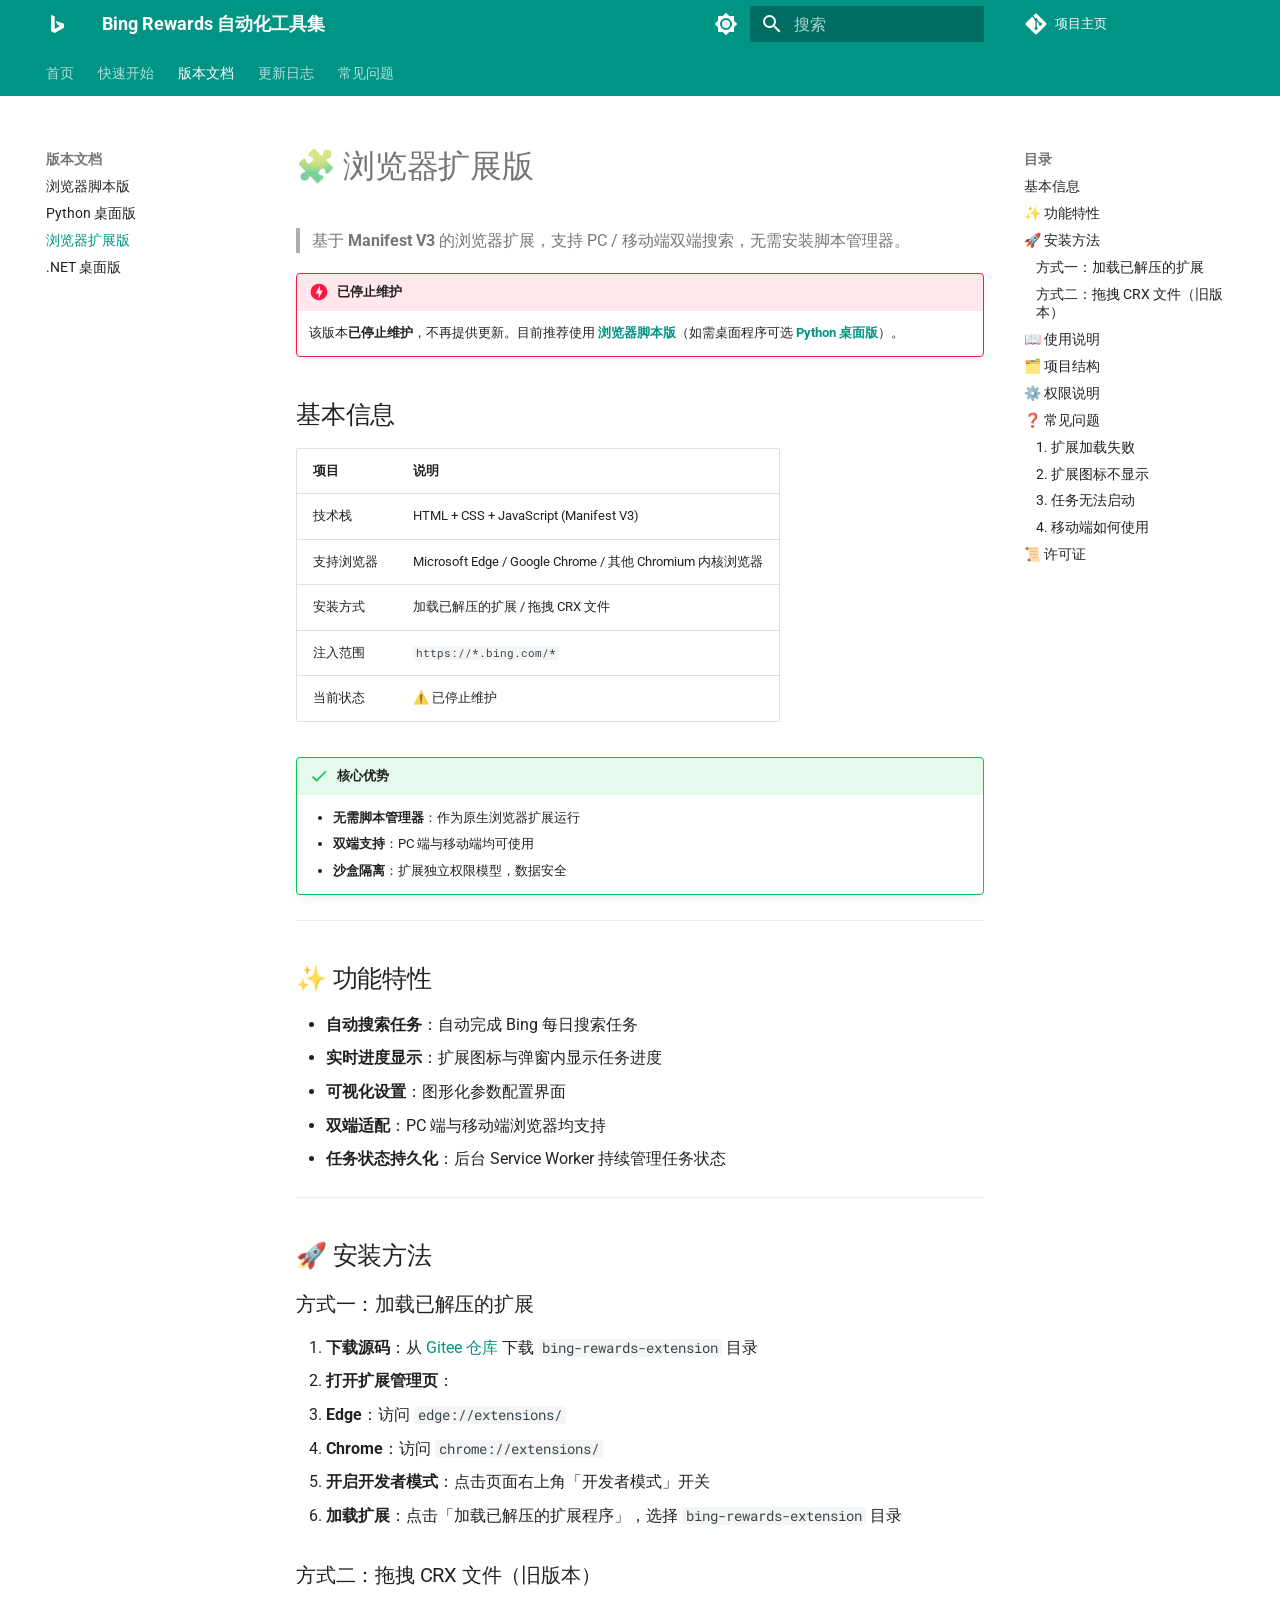
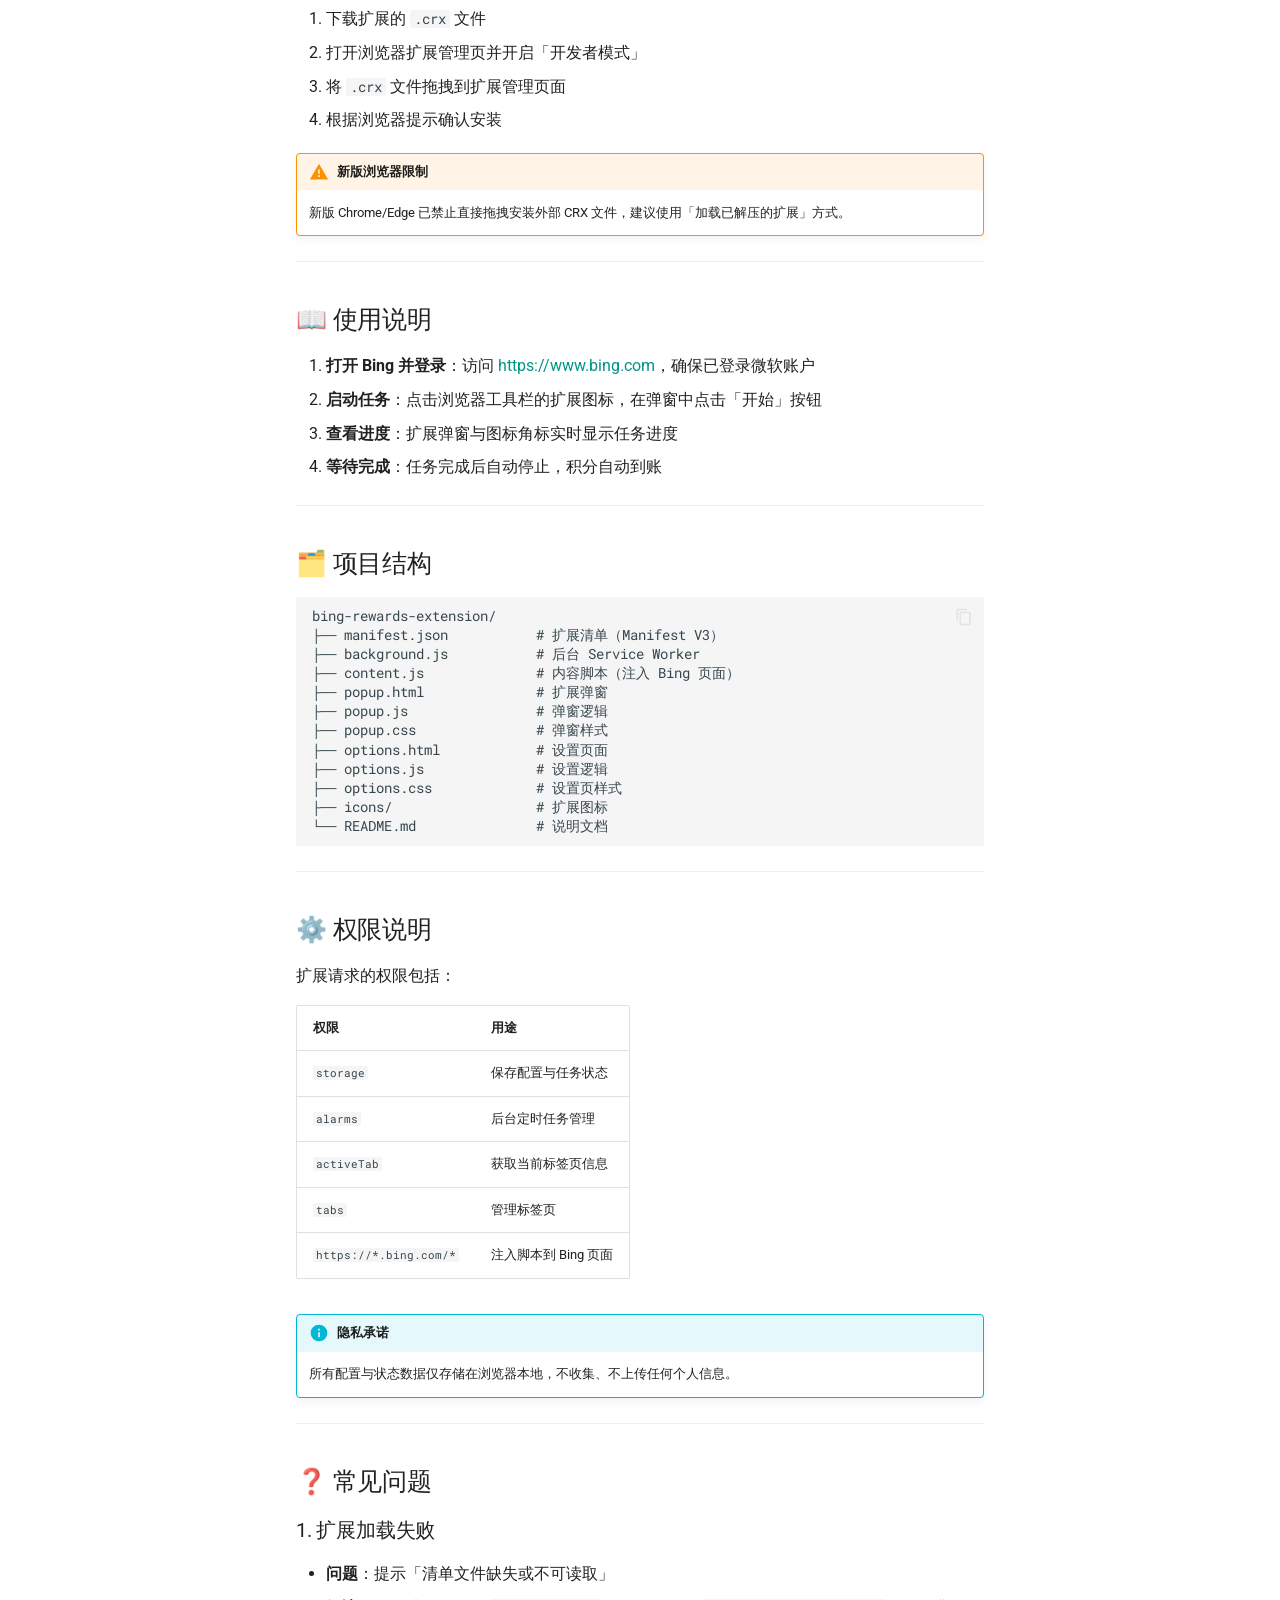
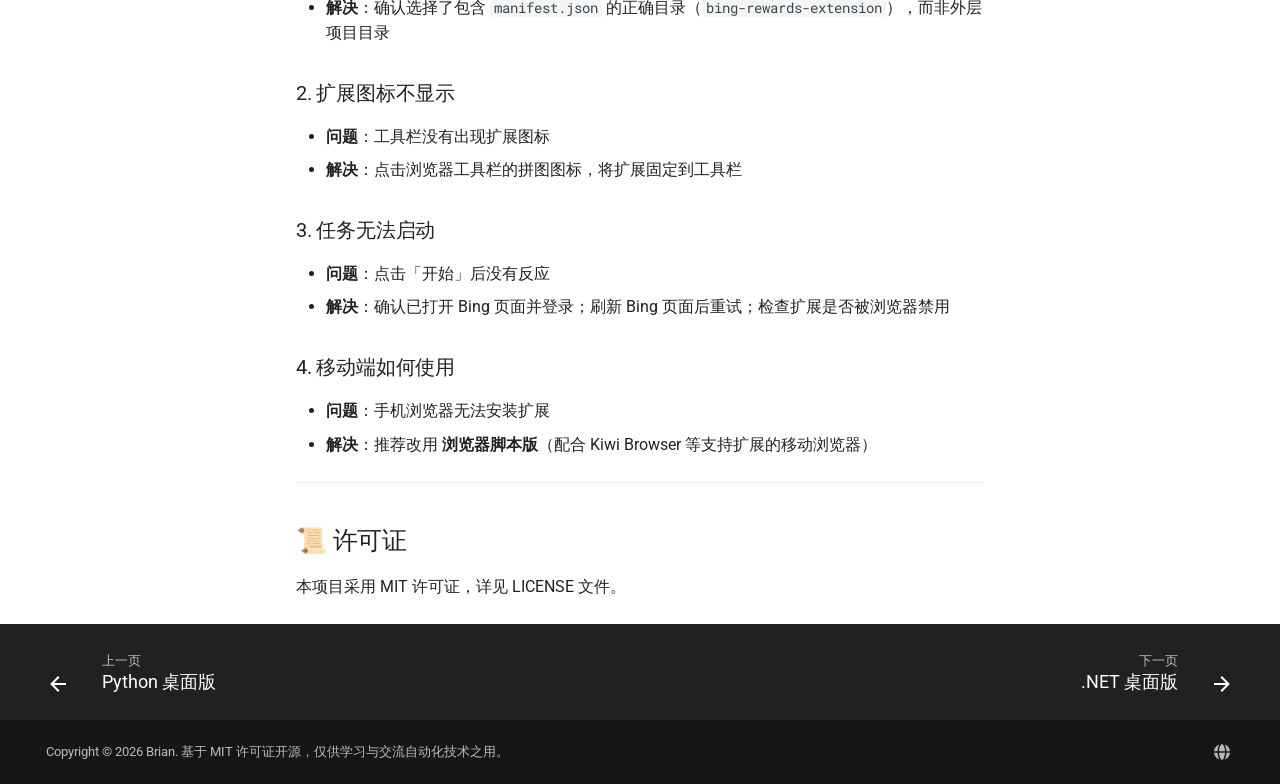
<file: extension/browser-extension/index.html>
<!doctype html>
<html lang="zh" class="no-js">
  <head>
    
      <meta charset="utf-8">
      <meta name="viewport" content="width=device-width,initial-scale=1">
      
        <meta name="description" content="自动化完成微软必应每日搜索任务，智能积累奖励积分">
      
      
      
        <link rel="canonical" href="https://idbb98.github.io/microsoft-bing-rewards-daily-task-script/extension/browser-extension/">
      
      
        <link rel="prev" href="../../python/desktop/">
      
      
        <link rel="next" href="../../dotnet/desktop/">
      
      
        
      
      
      <link rel="icon" href="../../assets/favicon.ico">
      <meta name="generator" content="mkdocs-1.6.1, mkdocs-material-9.7.7">
    
    
      
        <title>浏览器扩展版 - Bing Rewards 自动化工具集</title>
      
    
    
      <link rel="stylesheet" href="../../assets/stylesheets/main.ec1eaa64.min.css">
      
        
        <link rel="stylesheet" href="../../assets/stylesheets/palette.ab4e12ef.min.css">
      
      


    
    
      
    
    
      
        
        
        <link rel="preconnect" href="https://fonts.gstatic.com" crossorigin>
        <link rel="stylesheet" href="https://fonts.googleapis.com/css?family=Roboto:300,300i,400,400i,700,700i%7CRoboto+Mono:400,400i,700,700i&display=fallback">
        <style>:root{--md-text-font:"Roboto";--md-code-font:"Roboto Mono"}</style>
      
    
    
    <script>__md_scope=new URL("../..",location),__md_hash=e=>[...e].reduce(((e,_)=>(e<<5)-e+_.charCodeAt(0)),0),__md_get=(e,_=localStorage,t=__md_scope)=>JSON.parse(_.getItem(t.pathname+"."+e)),__md_set=(e,_,t=localStorage,a=__md_scope)=>{try{t.setItem(a.pathname+"."+e,JSON.stringify(_))}catch(e){}}</script>
    
      

    
    
  </head>
  
  
    
    
      
    
    
    
    
    <body dir="ltr" data-md-color-scheme="default" data-md-color-primary="teal" data-md-color-accent="cyan">
  
    
    <input class="md-toggle" data-md-toggle="drawer" type="checkbox" id="__drawer" autocomplete="off">
    <input class="md-toggle" data-md-toggle="search" type="checkbox" id="__search" autocomplete="off">
    <label class="md-overlay" for="__drawer"></label>
    <div data-md-component="skip">
      
        
        <a href="#_1" class="md-skip">
          跳转至
        </a>
      
    </div>
    <div data-md-component="announce">
      
    </div>
    
    
      

<header class="md-header" data-md-component="header">
  <nav class="md-header__inner md-grid" aria-label="页眉">
    <a href="../.." title="Bing Rewards 自动化工具集" class="md-header__button md-logo" aria-label="Bing Rewards 自动化工具集" data-md-component="logo">
      
  
  <svg xmlns="http://www.w3.org/2000/svg" viewBox="0 0 24 24"><path d="M5 3v16l3.72 2L18 15.82v-4.09L9.77 8.95l1.61 3.89L13.94 14 8.7 16.92V4.27z"/></svg>

    </a>
    <label class="md-header__button md-icon" for="__drawer">
      
      <svg xmlns="http://www.w3.org/2000/svg" viewBox="0 0 24 24"><path d="M3 6h18v2H3zm0 5h18v2H3zm0 5h18v2H3z"/></svg>
    </label>
    <div class="md-header__title" data-md-component="header-title">
      <div class="md-header__ellipsis">
        <div class="md-header__topic">
          <span class="md-ellipsis">
            Bing Rewards 自动化工具集
          </span>
        </div>
        <div class="md-header__topic" data-md-component="header-topic">
          <span class="md-ellipsis">
            
              浏览器扩展版
            
          </span>
        </div>
      </div>
    </div>
    
      
        <form class="md-header__option" data-md-component="palette">
  
    
    
    
    <input class="md-option" data-md-color-media="(prefers-color-scheme: light)" data-md-color-scheme="default" data-md-color-primary="teal" data-md-color-accent="cyan"  aria-label="切换到深色模式"  type="radio" name="__palette" id="__palette_0">
    
      <label class="md-header__button md-icon" title="切换到深色模式" for="__palette_1" hidden>
        <svg xmlns="http://www.w3.org/2000/svg" viewBox="0 0 24 24"><path d="M12 8a4 4 0 0 0-4 4 4 4 0 0 0 4 4 4 4 0 0 0 4-4 4 4 0 0 0-4-4m0 10a6 6 0 0 1-6-6 6 6 0 0 1 6-6 6 6 0 0 1 6 6 6 6 0 0 1-6 6m8-9.31V4h-4.69L12 .69 8.69 4H4v4.69L.69 12 4 15.31V20h4.69L12 23.31 15.31 20H20v-4.69L23.31 12z"/></svg>
      </label>
    
  
    
    
    
    <input class="md-option" data-md-color-media="(prefers-color-scheme: dark)" data-md-color-scheme="slate" data-md-color-primary="teal" data-md-color-accent="cyan"  aria-label="切换到浅色模式"  type="radio" name="__palette" id="__palette_1">
    
      <label class="md-header__button md-icon" title="切换到浅色模式" for="__palette_0" hidden>
        <svg xmlns="http://www.w3.org/2000/svg" viewBox="0 0 24 24"><path d="M12 18c-.89 0-1.74-.2-2.5-.55C11.56 16.5 13 14.42 13 12s-1.44-4.5-3.5-5.45C10.26 6.2 11.11 6 12 6a6 6 0 0 1 6 6 6 6 0 0 1-6 6m8-9.31V4h-4.69L12 .69 8.69 4H4v4.69L.69 12 4 15.31V20h4.69L12 23.31 15.31 20H20v-4.69L23.31 12z"/></svg>
      </label>
    
  
</form>
      
    
    
      <script>var palette=__md_get("__palette");if(palette&&palette.color){if("(prefers-color-scheme)"===palette.color.media){var media=matchMedia("(prefers-color-scheme: light)"),input=document.querySelector(media.matches?"[data-md-color-media='(prefers-color-scheme: light)']":"[data-md-color-media='(prefers-color-scheme: dark)']");palette.color.media=input.getAttribute("data-md-color-media"),palette.color.scheme=input.getAttribute("data-md-color-scheme"),palette.color.primary=input.getAttribute("data-md-color-primary"),palette.color.accent=input.getAttribute("data-md-color-accent")}for(var[key,value]of Object.entries(palette.color))document.body.setAttribute("data-md-color-"+key,value)}</script>
    
    
    
      
      
        <label class="md-header__button md-icon" for="__search">
          
          <svg xmlns="http://www.w3.org/2000/svg" viewBox="0 0 24 24"><path d="M9.5 3A6.5 6.5 0 0 1 16 9.5c0 1.61-.59 3.09-1.56 4.23l.27.27h.79l5 5-1.5 1.5-5-5v-.79l-.27-.27A6.52 6.52 0 0 1 9.5 16 6.5 6.5 0 0 1 3 9.5 6.5 6.5 0 0 1 9.5 3m0 2C7 5 5 7 5 9.5S7 14 9.5 14 14 12 14 9.5 12 5 9.5 5"/></svg>
        </label>
        <div class="md-search" data-md-component="search" role="dialog">
  <label class="md-search__overlay" for="__search"></label>
  <div class="md-search__inner" role="search">
    <form class="md-search__form" name="search">
      <input type="text" class="md-search__input" name="query" aria-label="搜索" placeholder="搜索" autocapitalize="off" autocorrect="off" autocomplete="off" spellcheck="false" data-md-component="search-query" required>
      <label class="md-search__icon md-icon" for="__search">
        
        <svg xmlns="http://www.w3.org/2000/svg" viewBox="0 0 24 24"><path d="M9.5 3A6.5 6.5 0 0 1 16 9.5c0 1.61-.59 3.09-1.56 4.23l.27.27h.79l5 5-1.5 1.5-5-5v-.79l-.27-.27A6.52 6.52 0 0 1 9.5 16 6.5 6.5 0 0 1 3 9.5 6.5 6.5 0 0 1 9.5 3m0 2C7 5 5 7 5 9.5S7 14 9.5 14 14 12 14 9.5 12 5 9.5 5"/></svg>
        
        <svg xmlns="http://www.w3.org/2000/svg" viewBox="0 0 24 24"><path d="M20 11v2H8l5.5 5.5-1.42 1.42L4.16 12l7.92-7.92L13.5 5.5 8 11z"/></svg>
      </label>
      <nav class="md-search__options" aria-label="查找">
        
          <a href="javascript:void(0)" class="md-search__icon md-icon" title="分享" aria-label="分享" data-clipboard data-clipboard-text="" data-md-component="search-share" tabindex="-1">
            
            <svg xmlns="http://www.w3.org/2000/svg" viewBox="0 0 24 24"><path d="M18 16.08c-.76 0-1.44.3-1.96.77L8.91 12.7c.05-.23.09-.46.09-.7s-.04-.47-.09-.7l7.05-4.11c.54.5 1.25.81 2.04.81a3 3 0 0 0 3-3 3 3 0 0 0-3-3 3 3 0 0 0-3 3c0 .24.04.47.09.7L8.04 9.81C7.5 9.31 6.79 9 6 9a3 3 0 0 0-3 3 3 3 0 0 0 3 3c.79 0 1.5-.31 2.04-.81l7.12 4.15c-.05.21-.08.43-.08.66 0 1.61 1.31 2.91 2.92 2.91s2.92-1.3 2.92-2.91A2.92 2.92 0 0 0 18 16.08"/></svg>
          </a>
        
        <button type="reset" class="md-search__icon md-icon" title="清空当前内容" aria-label="清空当前内容" tabindex="-1">
          
          <svg xmlns="http://www.w3.org/2000/svg" viewBox="0 0 24 24"><path d="M19 6.41 17.59 5 12 10.59 6.41 5 5 6.41 10.59 12 5 17.59 6.41 19 12 13.41 17.59 19 19 17.59 13.41 12z"/></svg>
        </button>
      </nav>
      
        <div class="md-search__suggest" data-md-component="search-suggest"></div>
      
    </form>
    <div class="md-search__output">
      <div class="md-search__scrollwrap" tabindex="0" data-md-scrollfix>
        <div class="md-search-result" data-md-component="search-result">
          <div class="md-search-result__meta">
            正在初始化搜索引擎
          </div>
          <ol class="md-search-result__list" role="presentation"></ol>
        </div>
      </div>
    </div>
  </div>
</div>
      
    
    
      <div class="md-header__source">
        <a href="https://idbb98.github.io/microsoft-bing-rewards-daily-task-script/" title="前往仓库" class="md-source" data-md-component="source">
  <div class="md-source__icon md-icon">
    
    <svg xmlns="http://www.w3.org/2000/svg" viewBox="0 0 448 512"><!--! Font Awesome Free 7.1.0 by @fontawesome - https://fontawesome.com License - https://fontawesome.com/license/free (Icons: CC BY 4.0, Fonts: SIL OFL 1.1, Code: MIT License) Copyright 2025 Fonticons, Inc.--><path d="M439.6 236.1 244 40.5c-5.4-5.5-12.8-8.5-20.4-8.5s-15 3-20.4 8.4L162.5 81l51.5 51.5c27.1-9.1 52.7 16.8 43.4 43.7l49.7 49.7c34.2-11.8 61.2 31 35.5 56.7-26.5 26.5-70.2-2.9-56-37.3L240.3 199v121.9c25.3 12.5 22.3 41.8 9.1 55-6.4 6.4-15.2 10.1-24.3 10.1s-17.8-3.6-24.3-10.1c-17.6-17.6-11.1-46.9 11.2-56v-123c-20.8-8.5-24.6-30.7-18.6-45L142.6 101 8.5 235.1C3 240.6 0 247.9 0 255.5s3 15 8.5 20.4l195.6 195.7c5.4 5.4 12.7 8.4 20.4 8.4s15-3 20.4-8.4l194.7-194.7c5.4-5.4 8.4-12.8 8.4-20.4s-3-15-8.4-20.4"/></svg>
  </div>
  <div class="md-source__repository">
    项目主页
  </div>
</a>
      </div>
    
  </nav>
  
</header>
    
    <div class="md-container" data-md-component="container">
      
      
        
          
            
<nav class="md-tabs" aria-label="标签" data-md-component="tabs">
  <div class="md-grid">
    <ul class="md-tabs__list">
      
        
  
  
  
  
    <li class="md-tabs__item">
      <a href="../.." class="md-tabs__link">
        
  
  
    
  
  首页

      </a>
    </li>
  

      
        
  
  
  
  
    <li class="md-tabs__item">
      <a href="../../quickstart/" class="md-tabs__link">
        
  
  
    
  
  快速开始

      </a>
    </li>
  

      
        
  
  
  
    
  
  
    
    
      <li class="md-tabs__item md-tabs__item--active">
        <a href="../../scripts/userscript/" class="md-tabs__link">
          
  
  
  版本文档

        </a>
      </li>
    
  

      
        
  
  
  
  
    <li class="md-tabs__item">
      <a href="../../changelog/" class="md-tabs__link">
        
  
  
    
  
  更新日志

      </a>
    </li>
  

      
        
  
  
  
  
    <li class="md-tabs__item">
      <a href="../../faq/" class="md-tabs__link">
        
  
  
    
  
  常见问题

      </a>
    </li>
  

      
    </ul>
  </div>
</nav>
          
        
      
      <main class="md-main" data-md-component="main">
        <div class="md-main__inner md-grid">
          
            
              
              <div class="md-sidebar md-sidebar--primary" data-md-component="sidebar" data-md-type="navigation" >
                <div class="md-sidebar__scrollwrap">
                  <div class="md-sidebar__inner">
                    


  


<nav class="md-nav md-nav--primary md-nav--lifted" aria-label="导航栏" data-md-level="0">
  <label class="md-nav__title" for="__drawer">
    <a href="../.." title="Bing Rewards 自动化工具集" class="md-nav__button md-logo" aria-label="Bing Rewards 自动化工具集" data-md-component="logo">
      
  
  <svg xmlns="http://www.w3.org/2000/svg" viewBox="0 0 24 24"><path d="M5 3v16l3.72 2L18 15.82v-4.09L9.77 8.95l1.61 3.89L13.94 14 8.7 16.92V4.27z"/></svg>

    </a>
    Bing Rewards 自动化工具集
  </label>
  
    <div class="md-nav__source">
      <a href="https://idbb98.github.io/microsoft-bing-rewards-daily-task-script/" title="前往仓库" class="md-source" data-md-component="source">
  <div class="md-source__icon md-icon">
    
    <svg xmlns="http://www.w3.org/2000/svg" viewBox="0 0 448 512"><!--! Font Awesome Free 7.1.0 by @fontawesome - https://fontawesome.com License - https://fontawesome.com/license/free (Icons: CC BY 4.0, Fonts: SIL OFL 1.1, Code: MIT License) Copyright 2025 Fonticons, Inc.--><path d="M439.6 236.1 244 40.5c-5.4-5.5-12.8-8.5-20.4-8.5s-15 3-20.4 8.4L162.5 81l51.5 51.5c27.1-9.1 52.7 16.8 43.4 43.7l49.7 49.7c34.2-11.8 61.2 31 35.5 56.7-26.5 26.5-70.2-2.9-56-37.3L240.3 199v121.9c25.3 12.5 22.3 41.8 9.1 55-6.4 6.4-15.2 10.1-24.3 10.1s-17.8-3.6-24.3-10.1c-17.6-17.6-11.1-46.9 11.2-56v-123c-20.8-8.5-24.6-30.7-18.6-45L142.6 101 8.5 235.1C3 240.6 0 247.9 0 255.5s3 15 8.5 20.4l195.6 195.7c5.4 5.4 12.7 8.4 20.4 8.4s15-3 20.4-8.4l194.7-194.7c5.4-5.4 8.4-12.8 8.4-20.4s-3-15-8.4-20.4"/></svg>
  </div>
  <div class="md-source__repository">
    项目主页
  </div>
</a>
    </div>
  
  <ul class="md-nav__list" data-md-scrollfix>
    
      
      
  
  
  
  
    <li class="md-nav__item">
      <a href="../.." class="md-nav__link">
        
  
  
  <span class="md-ellipsis">
    
  
    首页
  

    
  </span>
  
  

      </a>
    </li>
  

    
      
      
  
  
  
  
    <li class="md-nav__item">
      <a href="../../quickstart/" class="md-nav__link">
        
  
  
  <span class="md-ellipsis">
    
  
    快速开始
  

    
  </span>
  
  

      </a>
    </li>
  

    
      
      
  
  
    
  
  
  
    
    
    
    
      
        
        
      
      
    
    
    <li class="md-nav__item md-nav__item--active md-nav__item--section md-nav__item--nested">
      
        
        
        <input class="md-nav__toggle md-toggle " type="checkbox" id="__nav_3" checked>
        
          
          <label class="md-nav__link" for="__nav_3" id="__nav_3_label" tabindex="">
            
  
  
  <span class="md-ellipsis">
    
  
    版本文档
  

    
  </span>
  
  

            <span class="md-nav__icon md-icon"></span>
          </label>
        
        <nav class="md-nav" data-md-level="1" aria-labelledby="__nav_3_label" aria-expanded="true">
          <label class="md-nav__title" for="__nav_3">
            <span class="md-nav__icon md-icon"></span>
            
  
    版本文档
  

          </label>
          <ul class="md-nav__list" data-md-scrollfix>
            
              
                
  
  
  
  
    <li class="md-nav__item">
      <a href="../../scripts/userscript/" class="md-nav__link">
        
  
  
  <span class="md-ellipsis">
    
  
    浏览器脚本版
  

    
  </span>
  
  

      </a>
    </li>
  

              
            
              
                
  
  
  
  
    <li class="md-nav__item">
      <a href="../../python/desktop/" class="md-nav__link">
        
  
  
  <span class="md-ellipsis">
    
  
    Python 桌面版
  

    
  </span>
  
  

      </a>
    </li>
  

              
            
              
                
  
  
    
  
  
  
    <li class="md-nav__item md-nav__item--active">
      
      <input class="md-nav__toggle md-toggle" type="checkbox" id="__toc">
      
      
        
      
      
        <label class="md-nav__link md-nav__link--active" for="__toc">
          
  
  
  <span class="md-ellipsis">
    
  
    浏览器扩展版
  

    
  </span>
  
  

          <span class="md-nav__icon md-icon"></span>
        </label>
      
      <a href="./" class="md-nav__link md-nav__link--active">
        
  
  
  <span class="md-ellipsis">
    
  
    浏览器扩展版
  

    
  </span>
  
  

      </a>
      
        

<nav class="md-nav md-nav--secondary" aria-label="目录">
  
  
  
    
  
  
    <label class="md-nav__title" for="__toc">
      <span class="md-nav__icon md-icon"></span>
      目录
    </label>
    <ul class="md-nav__list" data-md-component="toc" data-md-scrollfix>
      
        <li class="md-nav__item">
  <a href="#_2" class="md-nav__link">
    <span class="md-ellipsis">
      
        基本信息
      
    </span>
  </a>
  
</li>
      
        <li class="md-nav__item">
  <a href="#_3" class="md-nav__link">
    <span class="md-ellipsis">
      
        ✨ 功能特性
      
    </span>
  </a>
  
</li>
      
        <li class="md-nav__item">
  <a href="#_4" class="md-nav__link">
    <span class="md-ellipsis">
      
        🚀 安装方法
      
    </span>
  </a>
  
    <nav class="md-nav" aria-label="🚀 安装方法">
      <ul class="md-nav__list">
        
          <li class="md-nav__item">
  <a href="#_5" class="md-nav__link">
    <span class="md-ellipsis">
      
        方式一：加载已解压的扩展
      
    </span>
  </a>
  
</li>
        
          <li class="md-nav__item">
  <a href="#crx" class="md-nav__link">
    <span class="md-ellipsis">
      
        方式二：拖拽 CRX 文件（旧版本）
      
    </span>
  </a>
  
</li>
        
      </ul>
    </nav>
  
</li>
      
        <li class="md-nav__item">
  <a href="#_6" class="md-nav__link">
    <span class="md-ellipsis">
      
        📖 使用说明
      
    </span>
  </a>
  
</li>
      
        <li class="md-nav__item">
  <a href="#_7" class="md-nav__link">
    <span class="md-ellipsis">
      
        🗂️ 项目结构
      
    </span>
  </a>
  
</li>
      
        <li class="md-nav__item">
  <a href="#_8" class="md-nav__link">
    <span class="md-ellipsis">
      
        ⚙️ 权限说明
      
    </span>
  </a>
  
</li>
      
        <li class="md-nav__item">
  <a href="#_9" class="md-nav__link">
    <span class="md-ellipsis">
      
        ❓ 常见问题
      
    </span>
  </a>
  
    <nav class="md-nav" aria-label="❓ 常见问题">
      <ul class="md-nav__list">
        
          <li class="md-nav__item">
  <a href="#1" class="md-nav__link">
    <span class="md-ellipsis">
      
        1. 扩展加载失败
      
    </span>
  </a>
  
</li>
        
          <li class="md-nav__item">
  <a href="#2" class="md-nav__link">
    <span class="md-ellipsis">
      
        2. 扩展图标不显示
      
    </span>
  </a>
  
</li>
        
          <li class="md-nav__item">
  <a href="#3" class="md-nav__link">
    <span class="md-ellipsis">
      
        3. 任务无法启动
      
    </span>
  </a>
  
</li>
        
          <li class="md-nav__item">
  <a href="#4" class="md-nav__link">
    <span class="md-ellipsis">
      
        4. 移动端如何使用
      
    </span>
  </a>
  
</li>
        
      </ul>
    </nav>
  
</li>
      
        <li class="md-nav__item">
  <a href="#_10" class="md-nav__link">
    <span class="md-ellipsis">
      
        📜 许可证
      
    </span>
  </a>
  
</li>
      
    </ul>
  
</nav>
      
    </li>
  

              
            
              
                
  
  
  
  
    <li class="md-nav__item">
      <a href="../../dotnet/desktop/" class="md-nav__link">
        
  
  
  <span class="md-ellipsis">
    
  
    .NET 桌面版
  

    
  </span>
  
  

      </a>
    </li>
  

              
            
          </ul>
        </nav>
      
    </li>
  

    
      
      
  
  
  
  
    <li class="md-nav__item">
      <a href="../../changelog/" class="md-nav__link">
        
  
  
  <span class="md-ellipsis">
    
  
    更新日志
  

    
  </span>
  
  

      </a>
    </li>
  

    
      
      
  
  
  
  
    <li class="md-nav__item">
      <a href="../../faq/" class="md-nav__link">
        
  
  
  <span class="md-ellipsis">
    
  
    常见问题
  

    
  </span>
  
  

      </a>
    </li>
  

    
  </ul>
</nav>
                  </div>
                </div>
              </div>
            
            
              
              <div class="md-sidebar md-sidebar--secondary" data-md-component="sidebar" data-md-type="toc" >
                <div class="md-sidebar__scrollwrap">
                  <div class="md-sidebar__inner">
                    

<nav class="md-nav md-nav--secondary" aria-label="目录">
  
  
  
    
  
  
    <label class="md-nav__title" for="__toc">
      <span class="md-nav__icon md-icon"></span>
      目录
    </label>
    <ul class="md-nav__list" data-md-component="toc" data-md-scrollfix>
      
        <li class="md-nav__item">
  <a href="#_2" class="md-nav__link">
    <span class="md-ellipsis">
      
        基本信息
      
    </span>
  </a>
  
</li>
      
        <li class="md-nav__item">
  <a href="#_3" class="md-nav__link">
    <span class="md-ellipsis">
      
        ✨ 功能特性
      
    </span>
  </a>
  
</li>
      
        <li class="md-nav__item">
  <a href="#_4" class="md-nav__link">
    <span class="md-ellipsis">
      
        🚀 安装方法
      
    </span>
  </a>
  
    <nav class="md-nav" aria-label="🚀 安装方法">
      <ul class="md-nav__list">
        
          <li class="md-nav__item">
  <a href="#_5" class="md-nav__link">
    <span class="md-ellipsis">
      
        方式一：加载已解压的扩展
      
    </span>
  </a>
  
</li>
        
          <li class="md-nav__item">
  <a href="#crx" class="md-nav__link">
    <span class="md-ellipsis">
      
        方式二：拖拽 CRX 文件（旧版本）
      
    </span>
  </a>
  
</li>
        
      </ul>
    </nav>
  
</li>
      
        <li class="md-nav__item">
  <a href="#_6" class="md-nav__link">
    <span class="md-ellipsis">
      
        📖 使用说明
      
    </span>
  </a>
  
</li>
      
        <li class="md-nav__item">
  <a href="#_7" class="md-nav__link">
    <span class="md-ellipsis">
      
        🗂️ 项目结构
      
    </span>
  </a>
  
</li>
      
        <li class="md-nav__item">
  <a href="#_8" class="md-nav__link">
    <span class="md-ellipsis">
      
        ⚙️ 权限说明
      
    </span>
  </a>
  
</li>
      
        <li class="md-nav__item">
  <a href="#_9" class="md-nav__link">
    <span class="md-ellipsis">
      
        ❓ 常见问题
      
    </span>
  </a>
  
    <nav class="md-nav" aria-label="❓ 常见问题">
      <ul class="md-nav__list">
        
          <li class="md-nav__item">
  <a href="#1" class="md-nav__link">
    <span class="md-ellipsis">
      
        1. 扩展加载失败
      
    </span>
  </a>
  
</li>
        
          <li class="md-nav__item">
  <a href="#2" class="md-nav__link">
    <span class="md-ellipsis">
      
        2. 扩展图标不显示
      
    </span>
  </a>
  
</li>
        
          <li class="md-nav__item">
  <a href="#3" class="md-nav__link">
    <span class="md-ellipsis">
      
        3. 任务无法启动
      
    </span>
  </a>
  
</li>
        
          <li class="md-nav__item">
  <a href="#4" class="md-nav__link">
    <span class="md-ellipsis">
      
        4. 移动端如何使用
      
    </span>
  </a>
  
</li>
        
      </ul>
    </nav>
  
</li>
      
        <li class="md-nav__item">
  <a href="#_10" class="md-nav__link">
    <span class="md-ellipsis">
      
        📜 许可证
      
    </span>
  </a>
  
</li>
      
    </ul>
  
</nav>
                  </div>
                </div>
              </div>
            
          
          
            <div class="md-content" data-md-component="content">
              
              <article class="md-content__inner md-typeset">
                
                  



<h1 id="_1">🧩 浏览器扩展版<a class="headerlink" href="#_1" title="Permanent link">&para;</a></h1>
<blockquote>
<p>基于 <strong>Manifest V3</strong> 的浏览器扩展，支持 PC / 移动端双端搜索，无需安装脚本管理器。</p>
</blockquote>
<div class="admonition danger">
<p class="admonition-title">已停止维护</p>
<p>该版本<strong>已停止维护</strong>，不再提供更新。目前推荐使用 <a href="../../scripts/userscript/"><strong>浏览器脚本版</strong></a>（如需桌面程序可选 <a href="../../python/desktop/"><strong>Python 桌面版</strong></a>）。</p>
</div>
<h2 id="_2">基本信息<a class="headerlink" href="#_2" title="Permanent link">&para;</a></h2>
<table>
<thead>
<tr>
<th>项目</th>
<th>说明</th>
</tr>
</thead>
<tbody>
<tr>
<td>技术栈</td>
<td>HTML + CSS + JavaScript (Manifest V3)</td>
</tr>
<tr>
<td>支持浏览器</td>
<td>Microsoft Edge / Google Chrome / 其他 Chromium 内核浏览器</td>
</tr>
<tr>
<td>安装方式</td>
<td>加载已解压的扩展 / 拖拽 CRX 文件</td>
</tr>
<tr>
<td>注入范围</td>
<td><code>https://*.bing.com/*</code></td>
</tr>
<tr>
<td>当前状态</td>
<td>⚠️ 已停止维护</td>
</tr>
</tbody>
</table>
<div class="admonition success">
<p class="admonition-title">核心优势</p>
<ul>
<li><strong>无需脚本管理器</strong>：作为原生浏览器扩展运行</li>
<li><strong>双端支持</strong>：PC 端与移动端均可使用</li>
<li><strong>沙盒隔离</strong>：扩展独立权限模型，数据安全</li>
</ul>
</div>
<hr />
<h2 id="_3">✨ 功能特性<a class="headerlink" href="#_3" title="Permanent link">&para;</a></h2>
<ul>
<li><strong>自动搜索任务</strong>：自动完成 Bing 每日搜索任务</li>
<li><strong>实时进度显示</strong>：扩展图标与弹窗内显示任务进度</li>
<li><strong>可视化设置</strong>：图形化参数配置界面</li>
<li><strong>双端适配</strong>：PC 端与移动端浏览器均支持</li>
<li><strong>任务状态持久化</strong>：后台 Service Worker 持续管理任务状态</li>
</ul>
<hr />
<h2 id="_4">🚀 安装方法<a class="headerlink" href="#_4" title="Permanent link">&para;</a></h2>
<h3 id="_5">方式一：加载已解压的扩展<a class="headerlink" href="#_5" title="Permanent link">&para;</a></h3>
<ol>
<li><strong>下载源码</strong>：从 <a href="https://gitee.com/idbb98/microsoft-bing-rewards-daily-task-script">Gitee 仓库</a> 下载 <code>bing-rewards-extension</code> 目录</li>
<li><strong>打开扩展管理页</strong>：</li>
<li><strong>Edge</strong>：访问 <code>edge://extensions/</code></li>
<li><strong>Chrome</strong>：访问 <code>chrome://extensions/</code></li>
<li><strong>开启开发者模式</strong>：点击页面右上角「开发者模式」开关</li>
<li><strong>加载扩展</strong>：点击「加载已解压的扩展程序」，选择 <code>bing-rewards-extension</code> 目录</li>
</ol>
<h3 id="crx">方式二：拖拽 CRX 文件（旧版本）<a class="headerlink" href="#crx" title="Permanent link">&para;</a></h3>
<ol>
<li>下载扩展的 <code>.crx</code> 文件</li>
<li>打开浏览器扩展管理页并开启「开发者模式」</li>
<li>将 <code>.crx</code> 文件拖拽到扩展管理页面</li>
<li>根据浏览器提示确认安装</li>
</ol>
<div class="admonition warning">
<p class="admonition-title">新版浏览器限制</p>
<p>新版 Chrome/Edge 已禁止直接拖拽安装外部 CRX 文件，建议使用「加载已解压的扩展」方式。</p>
</div>
<hr />
<h2 id="_6">📖 使用说明<a class="headerlink" href="#_6" title="Permanent link">&para;</a></h2>
<ol>
<li><strong>打开 Bing 并登录</strong>：访问 <a href="https://www.bing.com">https://www.bing.com</a>，确保已登录微软账户</li>
<li><strong>启动任务</strong>：点击浏览器工具栏的扩展图标，在弹窗中点击「开始」按钮</li>
<li><strong>查看进度</strong>：扩展弹窗与图标角标实时显示任务进度</li>
<li><strong>等待完成</strong>：任务完成后自动停止，积分自动到账</li>
</ol>
<hr />
<h2 id="_7">🗂️ 项目结构<a class="headerlink" href="#_7" title="Permanent link">&para;</a></h2>
<div class="language-text highlight"><pre><span></span><code><span id="__span-0-1"><a id="__codelineno-0-1" name="__codelineno-0-1" href="#__codelineno-0-1"></a>bing-rewards-extension/
</span><span id="__span-0-2"><a id="__codelineno-0-2" name="__codelineno-0-2" href="#__codelineno-0-2"></a>├── manifest.json           # 扩展清单（Manifest V3）
</span><span id="__span-0-3"><a id="__codelineno-0-3" name="__codelineno-0-3" href="#__codelineno-0-3"></a>├── background.js           # 后台 Service Worker
</span><span id="__span-0-4"><a id="__codelineno-0-4" name="__codelineno-0-4" href="#__codelineno-0-4"></a>├── content.js              # 内容脚本（注入 Bing 页面）
</span><span id="__span-0-5"><a id="__codelineno-0-5" name="__codelineno-0-5" href="#__codelineno-0-5"></a>├── popup.html              # 扩展弹窗
</span><span id="__span-0-6"><a id="__codelineno-0-6" name="__codelineno-0-6" href="#__codelineno-0-6"></a>├── popup.js                # 弹窗逻辑
</span><span id="__span-0-7"><a id="__codelineno-0-7" name="__codelineno-0-7" href="#__codelineno-0-7"></a>├── popup.css               # 弹窗样式
</span><span id="__span-0-8"><a id="__codelineno-0-8" name="__codelineno-0-8" href="#__codelineno-0-8"></a>├── options.html            # 设置页面
</span><span id="__span-0-9"><a id="__codelineno-0-9" name="__codelineno-0-9" href="#__codelineno-0-9"></a>├── options.js              # 设置逻辑
</span><span id="__span-0-10"><a id="__codelineno-0-10" name="__codelineno-0-10" href="#__codelineno-0-10"></a>├── options.css             # 设置页样式
</span><span id="__span-0-11"><a id="__codelineno-0-11" name="__codelineno-0-11" href="#__codelineno-0-11"></a>├── icons/                  # 扩展图标
</span><span id="__span-0-12"><a id="__codelineno-0-12" name="__codelineno-0-12" href="#__codelineno-0-12"></a>└── README.md               # 说明文档
</span></code></pre></div>
<hr />
<h2 id="_8">⚙️ 权限说明<a class="headerlink" href="#_8" title="Permanent link">&para;</a></h2>
<p>扩展请求的权限包括：</p>
<table>
<thead>
<tr>
<th>权限</th>
<th>用途</th>
</tr>
</thead>
<tbody>
<tr>
<td><code>storage</code></td>
<td>保存配置与任务状态</td>
</tr>
<tr>
<td><code>alarms</code></td>
<td>后台定时任务管理</td>
</tr>
<tr>
<td><code>activeTab</code></td>
<td>获取当前标签页信息</td>
</tr>
<tr>
<td><code>tabs</code></td>
<td>管理标签页</td>
</tr>
<tr>
<td><code>https://*.bing.com/*</code></td>
<td>注入脚本到 Bing 页面</td>
</tr>
</tbody>
</table>
<div class="admonition info">
<p class="admonition-title">隐私承诺</p>
<p>所有配置与状态数据仅存储在浏览器本地，不收集、不上传任何个人信息。</p>
</div>
<hr />
<h2 id="_9">❓ 常见问题<a class="headerlink" href="#_9" title="Permanent link">&para;</a></h2>
<h3 id="1">1. 扩展加载失败<a class="headerlink" href="#1" title="Permanent link">&para;</a></h3>
<ul>
<li><strong>问题</strong>：提示「清单文件缺失或不可读取」</li>
<li><strong>解决</strong>：确认选择了包含 <code>manifest.json</code> 的正确目录（<code>bing-rewards-extension</code>），而非外层项目目录</li>
</ul>
<h3 id="2">2. 扩展图标不显示<a class="headerlink" href="#2" title="Permanent link">&para;</a></h3>
<ul>
<li><strong>问题</strong>：工具栏没有出现扩展图标</li>
<li><strong>解决</strong>：点击浏览器工具栏的拼图图标，将扩展固定到工具栏</li>
</ul>
<h3 id="3">3. 任务无法启动<a class="headerlink" href="#3" title="Permanent link">&para;</a></h3>
<ul>
<li><strong>问题</strong>：点击「开始」后没有反应</li>
<li><strong>解决</strong>：确认已打开 Bing 页面并登录；刷新 Bing 页面后重试；检查扩展是否被浏览器禁用</li>
</ul>
<h3 id="4">4. 移动端如何使用<a class="headerlink" href="#4" title="Permanent link">&para;</a></h3>
<ul>
<li><strong>问题</strong>：手机浏览器无法安装扩展</li>
<li><strong>解决</strong>：推荐改用 <strong>浏览器脚本版</strong>（配合 Kiwi Browser 等支持扩展的移动浏览器）</li>
</ul>
<hr />
<h2 id="_10">📜 许可证<a class="headerlink" href="#_10" title="Permanent link">&para;</a></h2>
<p>本项目采用 MIT 许可证，详见 LICENSE 文件。</p>












                
              </article>
            </div>
          
          
  <script>var tabs=__md_get("__tabs");if(Array.isArray(tabs))e:for(var set of document.querySelectorAll(".tabbed-set")){var labels=set.querySelector(".tabbed-labels");for(var tab of tabs)for(var label of labels.getElementsByTagName("label"))if(label.innerText.trim()===tab){var input=document.getElementById(label.htmlFor);input.checked=!0;continue e}}</script>

<script>var target=document.getElementById(location.hash.slice(1));target&&target.name&&(target.checked=target.name.startsWith("__tabbed_"))</script>
        </div>
        
          <button type="button" class="md-top md-icon" data-md-component="top" hidden>
  
  <svg xmlns="http://www.w3.org/2000/svg" viewBox="0 0 24 24"><path d="M13 20h-2V8l-5.5 5.5-1.42-1.42L12 4.16l7.92 7.92-1.42 1.42L13 8z"/></svg>
  回到页面顶部
</button>
        
      </main>
      
        <footer class="md-footer">
  
    
      
      <nav class="md-footer__inner md-grid" aria-label="页脚" >
        
          
          <a href="../../python/desktop/" class="md-footer__link md-footer__link--prev" aria-label="上一页: Python 桌面版">
            <div class="md-footer__button md-icon">
              
              <svg xmlns="http://www.w3.org/2000/svg" viewBox="0 0 24 24"><path d="M20 11v2H8l5.5 5.5-1.42 1.42L4.16 12l7.92-7.92L13.5 5.5 8 11z"/></svg>
            </div>
            <div class="md-footer__title">
              <span class="md-footer__direction">
                上一页
              </span>
              <div class="md-ellipsis">
                Python 桌面版
              </div>
            </div>
          </a>
        
        
          
          <a href="../../dotnet/desktop/" class="md-footer__link md-footer__link--next" aria-label="下一页: .NET 桌面版">
            <div class="md-footer__title">
              <span class="md-footer__direction">
                下一页
              </span>
              <div class="md-ellipsis">
                .NET 桌面版
              </div>
            </div>
            <div class="md-footer__button md-icon">
              
              <svg xmlns="http://www.w3.org/2000/svg" viewBox="0 0 24 24"><path d="M4 11v2h12l-5.5 5.5 1.42 1.42L19.84 12l-7.92-7.92L10.5 5.5 16 11z"/></svg>
            </div>
          </a>
        
      </nav>
    
  
  <div class="md-footer-meta md-typeset">
    <div class="md-footer-meta__inner md-grid">
      <div class="md-copyright">
  
    <div class="md-copyright__highlight">
      Copyright &copy; 2026 Brian. 基于 MIT 许可证开源，仅供学习与交流自动化技术之用。
    </div>
  
  
</div>
      
        
<div class="md-social">
  
    
    
    
    
    <a href="https://idbb98.github.io/microsoft-bing-rewards-daily-task-script/" target="_blank" rel="noopener" title="项目主页" class="md-social__link">
      <svg xmlns="http://www.w3.org/2000/svg" viewBox="0 0 512 512"><!--! Font Awesome Free 7.1.0 by @fontawesome - https://fontawesome.com License - https://fontawesome.com/license/free (Icons: CC BY 4.0, Fonts: SIL OFL 1.1, Code: MIT License) Copyright 2025 Fonticons, Inc.--><path d="M351.9 280H161c2.9 64.5 17.2 123.9 37.5 167.4 11.4 24.5 23.7 41.8 35.1 52.4 11.2 10.5 18.9 12.2 22.9 12.2s11.7-1.7 22.9-12.2c11.4-10.6 23.7-28 35.1-52.4 20.3-43.5 34.6-102.9 37.5-167.4zm-191-48h190.9c-2.8-64.5-17.1-123.9-37.4-167.4-11.4-24.4-23.7-41.8-35.1-52.4C268.1 1.7 260.4 0 256.4 0s-11.7 1.7-22.9 12.2c-11.4 10.6-23.7 28-35.1 52.4-20.3 43.5-34.6 102.9-37.5 167.4m-48 0c3.5-85.6 25.6-165.1 57.9-217.3C78.7 47.3 10.9 131.2 1.5 232zM1.5 280c9.4 100.8 77.2 184.7 169.3 217.3-32.3-52.2-54.4-131.7-57.9-217.3zm398.4 0c-3.5 85.6-25.6 165.1-57.9 217.3 92.1-32.7 159.9-116.5 169.3-217.3zm111.4-48C501.9 131.2 434.1 47.3 342 14.7c32.3 52.2 54.4 131.7 57.9 217.3z"/></svg>
    </a>
  
</div>
      
    </div>
  </div>
</footer>
      
    </div>
    <div class="md-dialog" data-md-component="dialog">
      <div class="md-dialog__inner md-typeset"></div>
    </div>
    
    
    
      
      
      <script id="__config" type="application/json">{"annotate": null, "base": "../..", "features": ["navigation.tabs", "navigation.top", "navigation.footer", "toc.follow", "search.suggest", "search.highlight", "search.share", "content.code.copy", "content.code.annotate", "content.tabs.link"], "search": "../../assets/javascripts/workers/search.2c215733.min.js", "tags": null, "translations": {"clipboard.copied": "\u5df2\u590d\u5236", "clipboard.copy": "\u590d\u5236", "search.result.more.one": "\u5728\u8be5\u9875\u4e0a\u8fd8\u6709 1 \u4e2a\u7b26\u5408\u6761\u4ef6\u7684\u7ed3\u679c", "search.result.more.other": "\u5728\u8be5\u9875\u4e0a\u8fd8\u6709 # \u4e2a\u7b26\u5408\u6761\u4ef6\u7684\u7ed3\u679c", "search.result.none": "\u6ca1\u6709\u627e\u5230\u7b26\u5408\u6761\u4ef6\u7684\u7ed3\u679c", "search.result.one": "\u627e\u5230 1 \u4e2a\u7b26\u5408\u6761\u4ef6\u7684\u7ed3\u679c", "search.result.other": "# \u4e2a\u7b26\u5408\u6761\u4ef6\u7684\u7ed3\u679c", "search.result.placeholder": "\u952e\u5165\u4ee5\u5f00\u59cb\u641c\u7d22", "search.result.term.missing": "\u7f3a\u5c11", "select.version": "\u9009\u62e9\u5f53\u524d\u7248\u672c"}, "version": null}</script>
    
    
      <script src="../../assets/javascripts/bundle.d7400e89.min.js"></script>
      
    
  </body>
</html>
</file>
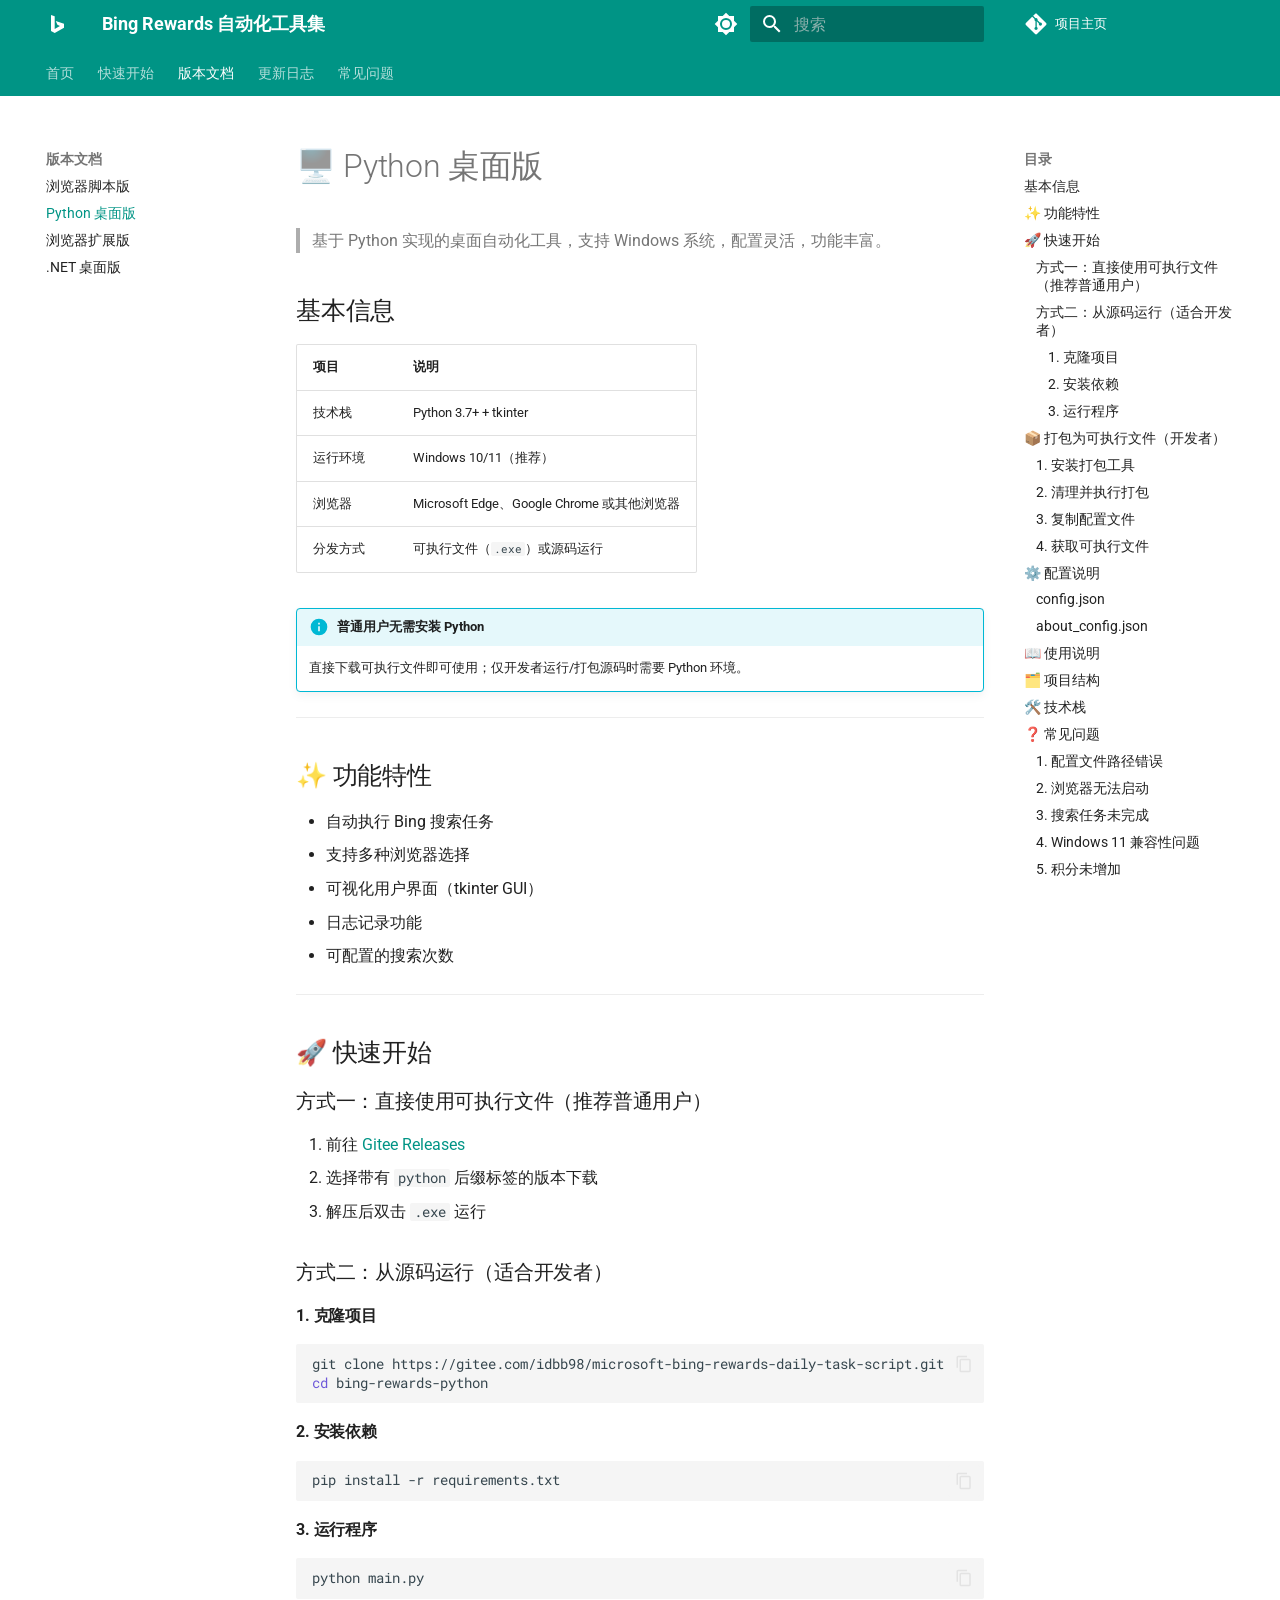
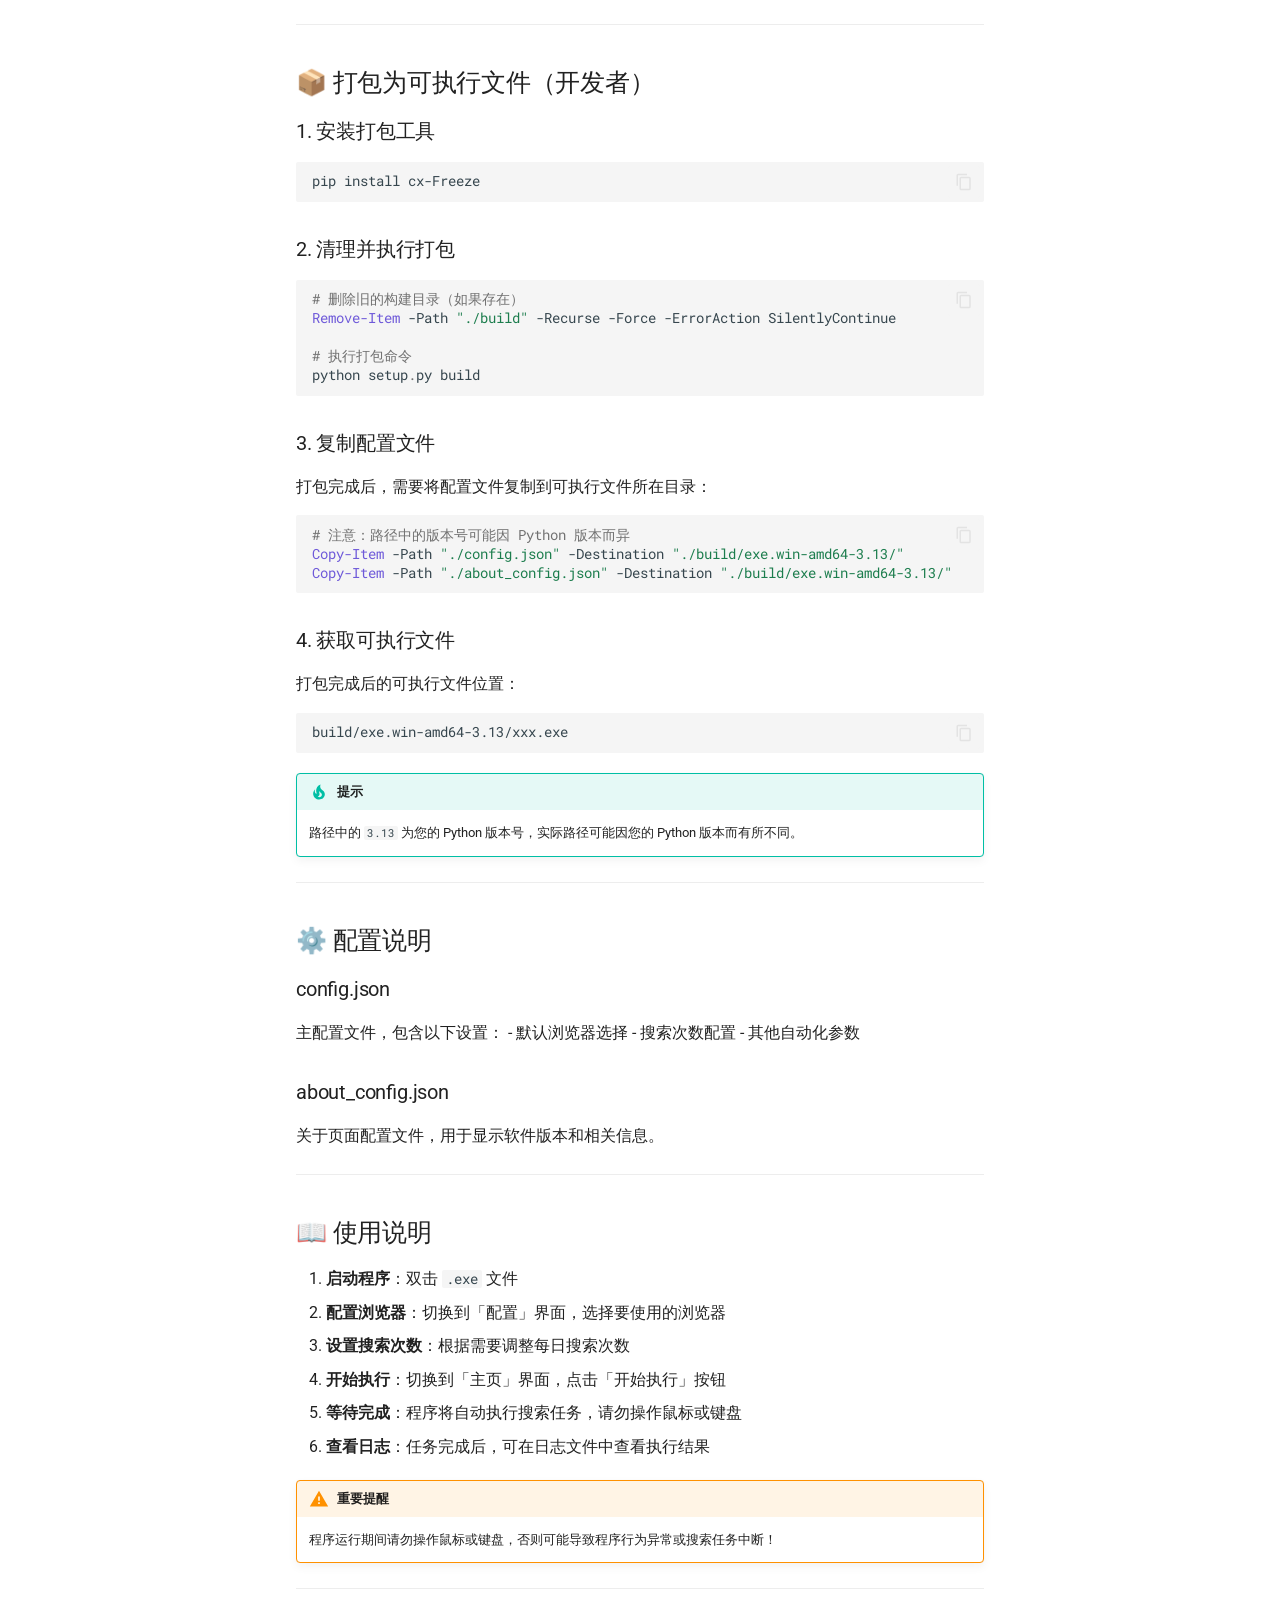
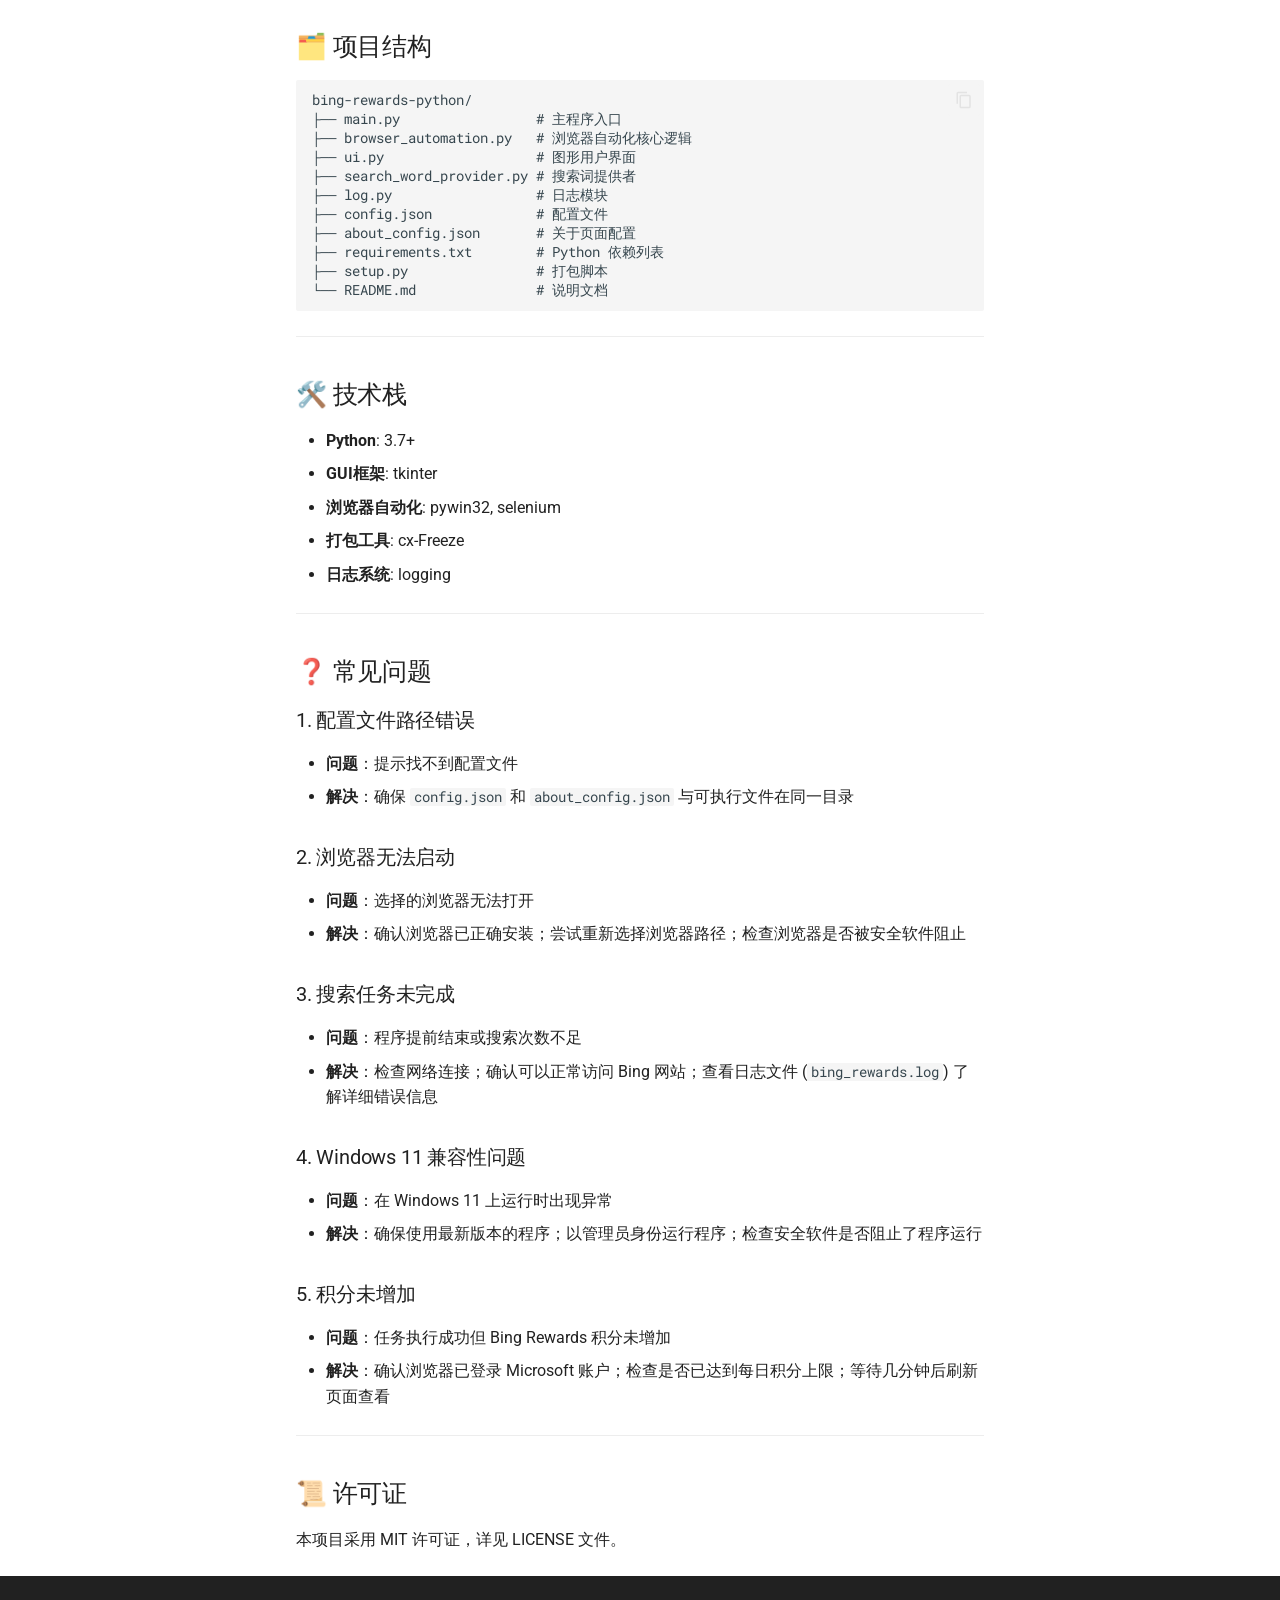
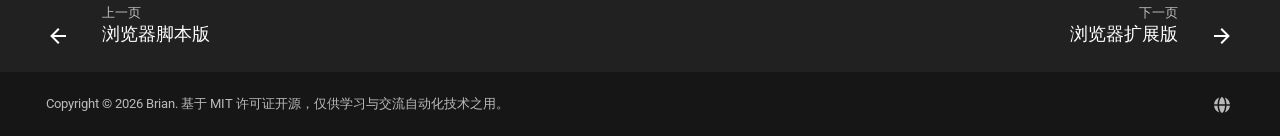
<file: python/desktop/index.html>
<!doctype html>
<html lang="zh" class="no-js">
  <head>
    
      <meta charset="utf-8">
      <meta name="viewport" content="width=device-width,initial-scale=1">
      
        <meta name="description" content="自动化完成微软必应每日搜索任务，智能积累奖励积分">
      
      
      
        <link rel="canonical" href="https://idbb98.github.io/microsoft-bing-rewards-daily-task-script/python/desktop/">
      
      
        <link rel="prev" href="../../scripts/userscript/">
      
      
        <link rel="next" href="../../extension/browser-extension/">
      
      
        
      
      
      <link rel="icon" href="../../assets/favicon.ico">
      <meta name="generator" content="mkdocs-1.6.1, mkdocs-material-9.7.7">
    
    
      
        <title>Python 桌面版 - Bing Rewards 自动化工具集</title>
      
    
    
      <link rel="stylesheet" href="../../assets/stylesheets/main.ec1eaa64.min.css">
      
        
        <link rel="stylesheet" href="../../assets/stylesheets/palette.ab4e12ef.min.css">
      
      


    
    
      
    
    
      
        
        
        <link rel="preconnect" href="https://fonts.gstatic.com" crossorigin>
        <link rel="stylesheet" href="https://fonts.googleapis.com/css?family=Roboto:300,300i,400,400i,700,700i%7CRoboto+Mono:400,400i,700,700i&display=fallback">
        <style>:root{--md-text-font:"Roboto";--md-code-font:"Roboto Mono"}</style>
      
    
    
    <script>__md_scope=new URL("../..",location),__md_hash=e=>[...e].reduce(((e,_)=>(e<<5)-e+_.charCodeAt(0)),0),__md_get=(e,_=localStorage,t=__md_scope)=>JSON.parse(_.getItem(t.pathname+"."+e)),__md_set=(e,_,t=localStorage,a=__md_scope)=>{try{t.setItem(a.pathname+"."+e,JSON.stringify(_))}catch(e){}}</script>
    
      

    
    
  </head>
  
  
    
    
      
    
    
    
    
    <body dir="ltr" data-md-color-scheme="default" data-md-color-primary="teal" data-md-color-accent="cyan">
  
    
    <input class="md-toggle" data-md-toggle="drawer" type="checkbox" id="__drawer" autocomplete="off">
    <input class="md-toggle" data-md-toggle="search" type="checkbox" id="__search" autocomplete="off">
    <label class="md-overlay" for="__drawer"></label>
    <div data-md-component="skip">
      
        
        <a href="#python" class="md-skip">
          跳转至
        </a>
      
    </div>
    <div data-md-component="announce">
      
    </div>
    
    
      

<header class="md-header" data-md-component="header">
  <nav class="md-header__inner md-grid" aria-label="页眉">
    <a href="../.." title="Bing Rewards 自动化工具集" class="md-header__button md-logo" aria-label="Bing Rewards 自动化工具集" data-md-component="logo">
      
  
  <svg xmlns="http://www.w3.org/2000/svg" viewBox="0 0 24 24"><path d="M5 3v16l3.72 2L18 15.82v-4.09L9.77 8.95l1.61 3.89L13.94 14 8.7 16.92V4.27z"/></svg>

    </a>
    <label class="md-header__button md-icon" for="__drawer">
      
      <svg xmlns="http://www.w3.org/2000/svg" viewBox="0 0 24 24"><path d="M3 6h18v2H3zm0 5h18v2H3zm0 5h18v2H3z"/></svg>
    </label>
    <div class="md-header__title" data-md-component="header-title">
      <div class="md-header__ellipsis">
        <div class="md-header__topic">
          <span class="md-ellipsis">
            Bing Rewards 自动化工具集
          </span>
        </div>
        <div class="md-header__topic" data-md-component="header-topic">
          <span class="md-ellipsis">
            
              Python 桌面版
            
          </span>
        </div>
      </div>
    </div>
    
      
        <form class="md-header__option" data-md-component="palette">
  
    
    
    
    <input class="md-option" data-md-color-media="(prefers-color-scheme: light)" data-md-color-scheme="default" data-md-color-primary="teal" data-md-color-accent="cyan"  aria-label="切换到深色模式"  type="radio" name="__palette" id="__palette_0">
    
      <label class="md-header__button md-icon" title="切换到深色模式" for="__palette_1" hidden>
        <svg xmlns="http://www.w3.org/2000/svg" viewBox="0 0 24 24"><path d="M12 8a4 4 0 0 0-4 4 4 4 0 0 0 4 4 4 4 0 0 0 4-4 4 4 0 0 0-4-4m0 10a6 6 0 0 1-6-6 6 6 0 0 1 6-6 6 6 0 0 1 6 6 6 6 0 0 1-6 6m8-9.31V4h-4.69L12 .69 8.69 4H4v4.69L.69 12 4 15.31V20h4.69L12 23.31 15.31 20H20v-4.69L23.31 12z"/></svg>
      </label>
    
  
    
    
    
    <input class="md-option" data-md-color-media="(prefers-color-scheme: dark)" data-md-color-scheme="slate" data-md-color-primary="teal" data-md-color-accent="cyan"  aria-label="切换到浅色模式"  type="radio" name="__palette" id="__palette_1">
    
      <label class="md-header__button md-icon" title="切换到浅色模式" for="__palette_0" hidden>
        <svg xmlns="http://www.w3.org/2000/svg" viewBox="0 0 24 24"><path d="M12 18c-.89 0-1.74-.2-2.5-.55C11.56 16.5 13 14.42 13 12s-1.44-4.5-3.5-5.45C10.26 6.2 11.11 6 12 6a6 6 0 0 1 6 6 6 6 0 0 1-6 6m8-9.31V4h-4.69L12 .69 8.69 4H4v4.69L.69 12 4 15.31V20h4.69L12 23.31 15.31 20H20v-4.69L23.31 12z"/></svg>
      </label>
    
  
</form>
      
    
    
      <script>var palette=__md_get("__palette");if(palette&&palette.color){if("(prefers-color-scheme)"===palette.color.media){var media=matchMedia("(prefers-color-scheme: light)"),input=document.querySelector(media.matches?"[data-md-color-media='(prefers-color-scheme: light)']":"[data-md-color-media='(prefers-color-scheme: dark)']");palette.color.media=input.getAttribute("data-md-color-media"),palette.color.scheme=input.getAttribute("data-md-color-scheme"),palette.color.primary=input.getAttribute("data-md-color-primary"),palette.color.accent=input.getAttribute("data-md-color-accent")}for(var[key,value]of Object.entries(palette.color))document.body.setAttribute("data-md-color-"+key,value)}</script>
    
    
    
      
      
        <label class="md-header__button md-icon" for="__search">
          
          <svg xmlns="http://www.w3.org/2000/svg" viewBox="0 0 24 24"><path d="M9.5 3A6.5 6.5 0 0 1 16 9.5c0 1.61-.59 3.09-1.56 4.23l.27.27h.79l5 5-1.5 1.5-5-5v-.79l-.27-.27A6.52 6.52 0 0 1 9.5 16 6.5 6.5 0 0 1 3 9.5 6.5 6.5 0 0 1 9.5 3m0 2C7 5 5 7 5 9.5S7 14 9.5 14 14 12 14 9.5 12 5 9.5 5"/></svg>
        </label>
        <div class="md-search" data-md-component="search" role="dialog">
  <label class="md-search__overlay" for="__search"></label>
  <div class="md-search__inner" role="search">
    <form class="md-search__form" name="search">
      <input type="text" class="md-search__input" name="query" aria-label="搜索" placeholder="搜索" autocapitalize="off" autocorrect="off" autocomplete="off" spellcheck="false" data-md-component="search-query" required>
      <label class="md-search__icon md-icon" for="__search">
        
        <svg xmlns="http://www.w3.org/2000/svg" viewBox="0 0 24 24"><path d="M9.5 3A6.5 6.5 0 0 1 16 9.5c0 1.61-.59 3.09-1.56 4.23l.27.27h.79l5 5-1.5 1.5-5-5v-.79l-.27-.27A6.52 6.52 0 0 1 9.5 16 6.5 6.5 0 0 1 3 9.5 6.5 6.5 0 0 1 9.5 3m0 2C7 5 5 7 5 9.5S7 14 9.5 14 14 12 14 9.5 12 5 9.5 5"/></svg>
        
        <svg xmlns="http://www.w3.org/2000/svg" viewBox="0 0 24 24"><path d="M20 11v2H8l5.5 5.5-1.42 1.42L4.16 12l7.92-7.92L13.5 5.5 8 11z"/></svg>
      </label>
      <nav class="md-search__options" aria-label="查找">
        
          <a href="javascript:void(0)" class="md-search__icon md-icon" title="分享" aria-label="分享" data-clipboard data-clipboard-text="" data-md-component="search-share" tabindex="-1">
            
            <svg xmlns="http://www.w3.org/2000/svg" viewBox="0 0 24 24"><path d="M18 16.08c-.76 0-1.44.3-1.96.77L8.91 12.7c.05-.23.09-.46.09-.7s-.04-.47-.09-.7l7.05-4.11c.54.5 1.25.81 2.04.81a3 3 0 0 0 3-3 3 3 0 0 0-3-3 3 3 0 0 0-3 3c0 .24.04.47.09.7L8.04 9.81C7.5 9.31 6.79 9 6 9a3 3 0 0 0-3 3 3 3 0 0 0 3 3c.79 0 1.5-.31 2.04-.81l7.12 4.15c-.05.21-.08.43-.08.66 0 1.61 1.31 2.91 2.92 2.91s2.92-1.3 2.92-2.91A2.92 2.92 0 0 0 18 16.08"/></svg>
          </a>
        
        <button type="reset" class="md-search__icon md-icon" title="清空当前内容" aria-label="清空当前内容" tabindex="-1">
          
          <svg xmlns="http://www.w3.org/2000/svg" viewBox="0 0 24 24"><path d="M19 6.41 17.59 5 12 10.59 6.41 5 5 6.41 10.59 12 5 17.59 6.41 19 12 13.41 17.59 19 19 17.59 13.41 12z"/></svg>
        </button>
      </nav>
      
        <div class="md-search__suggest" data-md-component="search-suggest"></div>
      
    </form>
    <div class="md-search__output">
      <div class="md-search__scrollwrap" tabindex="0" data-md-scrollfix>
        <div class="md-search-result" data-md-component="search-result">
          <div class="md-search-result__meta">
            正在初始化搜索引擎
          </div>
          <ol class="md-search-result__list" role="presentation"></ol>
        </div>
      </div>
    </div>
  </div>
</div>
      
    
    
      <div class="md-header__source">
        <a href="https://idbb98.github.io/microsoft-bing-rewards-daily-task-script/" title="前往仓库" class="md-source" data-md-component="source">
  <div class="md-source__icon md-icon">
    
    <svg xmlns="http://www.w3.org/2000/svg" viewBox="0 0 448 512"><!--! Font Awesome Free 7.1.0 by @fontawesome - https://fontawesome.com License - https://fontawesome.com/license/free (Icons: CC BY 4.0, Fonts: SIL OFL 1.1, Code: MIT License) Copyright 2025 Fonticons, Inc.--><path d="M439.6 236.1 244 40.5c-5.4-5.5-12.8-8.5-20.4-8.5s-15 3-20.4 8.4L162.5 81l51.5 51.5c27.1-9.1 52.7 16.8 43.4 43.7l49.7 49.7c34.2-11.8 61.2 31 35.5 56.7-26.5 26.5-70.2-2.9-56-37.3L240.3 199v121.9c25.3 12.5 22.3 41.8 9.1 55-6.4 6.4-15.2 10.1-24.3 10.1s-17.8-3.6-24.3-10.1c-17.6-17.6-11.1-46.9 11.2-56v-123c-20.8-8.5-24.6-30.7-18.6-45L142.6 101 8.5 235.1C3 240.6 0 247.9 0 255.5s3 15 8.5 20.4l195.6 195.7c5.4 5.4 12.7 8.4 20.4 8.4s15-3 20.4-8.4l194.7-194.7c5.4-5.4 8.4-12.8 8.4-20.4s-3-15-8.4-20.4"/></svg>
  </div>
  <div class="md-source__repository">
    项目主页
  </div>
</a>
      </div>
    
  </nav>
  
</header>
    
    <div class="md-container" data-md-component="container">
      
      
        
          
            
<nav class="md-tabs" aria-label="标签" data-md-component="tabs">
  <div class="md-grid">
    <ul class="md-tabs__list">
      
        
  
  
  
  
    <li class="md-tabs__item">
      <a href="../.." class="md-tabs__link">
        
  
  
    
  
  首页

      </a>
    </li>
  

      
        
  
  
  
  
    <li class="md-tabs__item">
      <a href="../../quickstart/" class="md-tabs__link">
        
  
  
    
  
  快速开始

      </a>
    </li>
  

      
        
  
  
  
    
  
  
    
    
      <li class="md-tabs__item md-tabs__item--active">
        <a href="../../scripts/userscript/" class="md-tabs__link">
          
  
  
  版本文档

        </a>
      </li>
    
  

      
        
  
  
  
  
    <li class="md-tabs__item">
      <a href="../../changelog/" class="md-tabs__link">
        
  
  
    
  
  更新日志

      </a>
    </li>
  

      
        
  
  
  
  
    <li class="md-tabs__item">
      <a href="../../faq/" class="md-tabs__link">
        
  
  
    
  
  常见问题

      </a>
    </li>
  

      
    </ul>
  </div>
</nav>
          
        
      
      <main class="md-main" data-md-component="main">
        <div class="md-main__inner md-grid">
          
            
              
              <div class="md-sidebar md-sidebar--primary" data-md-component="sidebar" data-md-type="navigation" >
                <div class="md-sidebar__scrollwrap">
                  <div class="md-sidebar__inner">
                    


  


<nav class="md-nav md-nav--primary md-nav--lifted" aria-label="导航栏" data-md-level="0">
  <label class="md-nav__title" for="__drawer">
    <a href="../.." title="Bing Rewards 自动化工具集" class="md-nav__button md-logo" aria-label="Bing Rewards 自动化工具集" data-md-component="logo">
      
  
  <svg xmlns="http://www.w3.org/2000/svg" viewBox="0 0 24 24"><path d="M5 3v16l3.72 2L18 15.82v-4.09L9.77 8.95l1.61 3.89L13.94 14 8.7 16.92V4.27z"/></svg>

    </a>
    Bing Rewards 自动化工具集
  </label>
  
    <div class="md-nav__source">
      <a href="https://idbb98.github.io/microsoft-bing-rewards-daily-task-script/" title="前往仓库" class="md-source" data-md-component="source">
  <div class="md-source__icon md-icon">
    
    <svg xmlns="http://www.w3.org/2000/svg" viewBox="0 0 448 512"><!--! Font Awesome Free 7.1.0 by @fontawesome - https://fontawesome.com License - https://fontawesome.com/license/free (Icons: CC BY 4.0, Fonts: SIL OFL 1.1, Code: MIT License) Copyright 2025 Fonticons, Inc.--><path d="M439.6 236.1 244 40.5c-5.4-5.5-12.8-8.5-20.4-8.5s-15 3-20.4 8.4L162.5 81l51.5 51.5c27.1-9.1 52.7 16.8 43.4 43.7l49.7 49.7c34.2-11.8 61.2 31 35.5 56.7-26.5 26.5-70.2-2.9-56-37.3L240.3 199v121.9c25.3 12.5 22.3 41.8 9.1 55-6.4 6.4-15.2 10.1-24.3 10.1s-17.8-3.6-24.3-10.1c-17.6-17.6-11.1-46.9 11.2-56v-123c-20.8-8.5-24.6-30.7-18.6-45L142.6 101 8.5 235.1C3 240.6 0 247.9 0 255.5s3 15 8.5 20.4l195.6 195.7c5.4 5.4 12.7 8.4 20.4 8.4s15-3 20.4-8.4l194.7-194.7c5.4-5.4 8.4-12.8 8.4-20.4s-3-15-8.4-20.4"/></svg>
  </div>
  <div class="md-source__repository">
    项目主页
  </div>
</a>
    </div>
  
  <ul class="md-nav__list" data-md-scrollfix>
    
      
      
  
  
  
  
    <li class="md-nav__item">
      <a href="../.." class="md-nav__link">
        
  
  
  <span class="md-ellipsis">
    
  
    首页
  

    
  </span>
  
  

      </a>
    </li>
  

    
      
      
  
  
  
  
    <li class="md-nav__item">
      <a href="../../quickstart/" class="md-nav__link">
        
  
  
  <span class="md-ellipsis">
    
  
    快速开始
  

    
  </span>
  
  

      </a>
    </li>
  

    
      
      
  
  
    
  
  
  
    
    
    
    
      
        
        
      
      
    
    
    <li class="md-nav__item md-nav__item--active md-nav__item--section md-nav__item--nested">
      
        
        
        <input class="md-nav__toggle md-toggle " type="checkbox" id="__nav_3" checked>
        
          
          <label class="md-nav__link" for="__nav_3" id="__nav_3_label" tabindex="">
            
  
  
  <span class="md-ellipsis">
    
  
    版本文档
  

    
  </span>
  
  

            <span class="md-nav__icon md-icon"></span>
          </label>
        
        <nav class="md-nav" data-md-level="1" aria-labelledby="__nav_3_label" aria-expanded="true">
          <label class="md-nav__title" for="__nav_3">
            <span class="md-nav__icon md-icon"></span>
            
  
    版本文档
  

          </label>
          <ul class="md-nav__list" data-md-scrollfix>
            
              
                
  
  
  
  
    <li class="md-nav__item">
      <a href="../../scripts/userscript/" class="md-nav__link">
        
  
  
  <span class="md-ellipsis">
    
  
    浏览器脚本版
  

    
  </span>
  
  

      </a>
    </li>
  

              
            
              
                
  
  
    
  
  
  
    <li class="md-nav__item md-nav__item--active">
      
      <input class="md-nav__toggle md-toggle" type="checkbox" id="__toc">
      
      
        
      
      
        <label class="md-nav__link md-nav__link--active" for="__toc">
          
  
  
  <span class="md-ellipsis">
    
  
    Python 桌面版
  

    
  </span>
  
  

          <span class="md-nav__icon md-icon"></span>
        </label>
      
      <a href="./" class="md-nav__link md-nav__link--active">
        
  
  
  <span class="md-ellipsis">
    
  
    Python 桌面版
  

    
  </span>
  
  

      </a>
      
        

<nav class="md-nav md-nav--secondary" aria-label="目录">
  
  
  
    
  
  
    <label class="md-nav__title" for="__toc">
      <span class="md-nav__icon md-icon"></span>
      目录
    </label>
    <ul class="md-nav__list" data-md-component="toc" data-md-scrollfix>
      
        <li class="md-nav__item">
  <a href="#_1" class="md-nav__link">
    <span class="md-ellipsis">
      
        基本信息
      
    </span>
  </a>
  
</li>
      
        <li class="md-nav__item">
  <a href="#_2" class="md-nav__link">
    <span class="md-ellipsis">
      
        ✨ 功能特性
      
    </span>
  </a>
  
</li>
      
        <li class="md-nav__item">
  <a href="#_3" class="md-nav__link">
    <span class="md-ellipsis">
      
        🚀 快速开始
      
    </span>
  </a>
  
    <nav class="md-nav" aria-label="🚀 快速开始">
      <ul class="md-nav__list">
        
          <li class="md-nav__item">
  <a href="#_4" class="md-nav__link">
    <span class="md-ellipsis">
      
        方式一：直接使用可执行文件（推荐普通用户）
      
    </span>
  </a>
  
</li>
        
          <li class="md-nav__item">
  <a href="#_5" class="md-nav__link">
    <span class="md-ellipsis">
      
        方式二：从源码运行（适合开发者）
      
    </span>
  </a>
  
    <nav class="md-nav" aria-label="方式二：从源码运行（适合开发者）">
      <ul class="md-nav__list">
        
          <li class="md-nav__item">
  <a href="#1" class="md-nav__link">
    <span class="md-ellipsis">
      
        1. 克隆项目
      
    </span>
  </a>
  
</li>
        
          <li class="md-nav__item">
  <a href="#2" class="md-nav__link">
    <span class="md-ellipsis">
      
        2. 安装依赖
      
    </span>
  </a>
  
</li>
        
          <li class="md-nav__item">
  <a href="#3" class="md-nav__link">
    <span class="md-ellipsis">
      
        3. 运行程序
      
    </span>
  </a>
  
</li>
        
      </ul>
    </nav>
  
</li>
        
      </ul>
    </nav>
  
</li>
      
        <li class="md-nav__item">
  <a href="#_6" class="md-nav__link">
    <span class="md-ellipsis">
      
        📦 打包为可执行文件（开发者）
      
    </span>
  </a>
  
    <nav class="md-nav" aria-label="📦 打包为可执行文件（开发者）">
      <ul class="md-nav__list">
        
          <li class="md-nav__item">
  <a href="#1_1" class="md-nav__link">
    <span class="md-ellipsis">
      
        1. 安装打包工具
      
    </span>
  </a>
  
</li>
        
          <li class="md-nav__item">
  <a href="#2_1" class="md-nav__link">
    <span class="md-ellipsis">
      
        2. 清理并执行打包
      
    </span>
  </a>
  
</li>
        
          <li class="md-nav__item">
  <a href="#3_1" class="md-nav__link">
    <span class="md-ellipsis">
      
        3. 复制配置文件
      
    </span>
  </a>
  
</li>
        
          <li class="md-nav__item">
  <a href="#4" class="md-nav__link">
    <span class="md-ellipsis">
      
        4. 获取可执行文件
      
    </span>
  </a>
  
</li>
        
      </ul>
    </nav>
  
</li>
      
        <li class="md-nav__item">
  <a href="#_7" class="md-nav__link">
    <span class="md-ellipsis">
      
        ⚙️ 配置说明
      
    </span>
  </a>
  
    <nav class="md-nav" aria-label="⚙️ 配置说明">
      <ul class="md-nav__list">
        
          <li class="md-nav__item">
  <a href="#configjson" class="md-nav__link">
    <span class="md-ellipsis">
      
        config.json
      
    </span>
  </a>
  
</li>
        
          <li class="md-nav__item">
  <a href="#about_configjson" class="md-nav__link">
    <span class="md-ellipsis">
      
        about_config.json
      
    </span>
  </a>
  
</li>
        
      </ul>
    </nav>
  
</li>
      
        <li class="md-nav__item">
  <a href="#_8" class="md-nav__link">
    <span class="md-ellipsis">
      
        📖 使用说明
      
    </span>
  </a>
  
</li>
      
        <li class="md-nav__item">
  <a href="#_9" class="md-nav__link">
    <span class="md-ellipsis">
      
        🗂️ 项目结构
      
    </span>
  </a>
  
</li>
      
        <li class="md-nav__item">
  <a href="#_10" class="md-nav__link">
    <span class="md-ellipsis">
      
        🛠️ 技术栈
      
    </span>
  </a>
  
</li>
      
        <li class="md-nav__item">
  <a href="#_11" class="md-nav__link">
    <span class="md-ellipsis">
      
        ❓ 常见问题
      
    </span>
  </a>
  
    <nav class="md-nav" aria-label="❓ 常见问题">
      <ul class="md-nav__list">
        
          <li class="md-nav__item">
  <a href="#1_2" class="md-nav__link">
    <span class="md-ellipsis">
      
        1. 配置文件路径错误
      
    </span>
  </a>
  
</li>
        
          <li class="md-nav__item">
  <a href="#2_2" class="md-nav__link">
    <span class="md-ellipsis">
      
        2. 浏览器无法启动
      
    </span>
  </a>
  
</li>
        
          <li class="md-nav__item">
  <a href="#3_2" class="md-nav__link">
    <span class="md-ellipsis">
      
        3. 搜索任务未完成
      
    </span>
  </a>
  
</li>
        
          <li class="md-nav__item">
  <a href="#4-windows-11" class="md-nav__link">
    <span class="md-ellipsis">
      
        4. Windows 11 兼容性问题
      
    </span>
  </a>
  
</li>
        
          <li class="md-nav__item">
  <a href="#5" class="md-nav__link">
    <span class="md-ellipsis">
      
        5. 积分未增加
      
    </span>
  </a>
  
</li>
        
      </ul>
    </nav>
  
</li>
      
        <li class="md-nav__item">
  <a href="#_12" class="md-nav__link">
    <span class="md-ellipsis">
      
        📜 许可证
      
    </span>
  </a>
  
</li>
      
    </ul>
  
</nav>
      
    </li>
  

              
            
              
                
  
  
  
  
    <li class="md-nav__item">
      <a href="../../extension/browser-extension/" class="md-nav__link">
        
  
  
  <span class="md-ellipsis">
    
  
    浏览器扩展版
  

    
  </span>
  
  

      </a>
    </li>
  

              
            
              
                
  
  
  
  
    <li class="md-nav__item">
      <a href="../../dotnet/desktop/" class="md-nav__link">
        
  
  
  <span class="md-ellipsis">
    
  
    .NET 桌面版
  

    
  </span>
  
  

      </a>
    </li>
  

              
            
          </ul>
        </nav>
      
    </li>
  

    
      
      
  
  
  
  
    <li class="md-nav__item">
      <a href="../../changelog/" class="md-nav__link">
        
  
  
  <span class="md-ellipsis">
    
  
    更新日志
  

    
  </span>
  
  

      </a>
    </li>
  

    
      
      
  
  
  
  
    <li class="md-nav__item">
      <a href="../../faq/" class="md-nav__link">
        
  
  
  <span class="md-ellipsis">
    
  
    常见问题
  

    
  </span>
  
  

      </a>
    </li>
  

    
  </ul>
</nav>
                  </div>
                </div>
              </div>
            
            
              
              <div class="md-sidebar md-sidebar--secondary" data-md-component="sidebar" data-md-type="toc" >
                <div class="md-sidebar__scrollwrap">
                  <div class="md-sidebar__inner">
                    

<nav class="md-nav md-nav--secondary" aria-label="目录">
  
  
  
    
  
  
    <label class="md-nav__title" for="__toc">
      <span class="md-nav__icon md-icon"></span>
      目录
    </label>
    <ul class="md-nav__list" data-md-component="toc" data-md-scrollfix>
      
        <li class="md-nav__item">
  <a href="#_1" class="md-nav__link">
    <span class="md-ellipsis">
      
        基本信息
      
    </span>
  </a>
  
</li>
      
        <li class="md-nav__item">
  <a href="#_2" class="md-nav__link">
    <span class="md-ellipsis">
      
        ✨ 功能特性
      
    </span>
  </a>
  
</li>
      
        <li class="md-nav__item">
  <a href="#_3" class="md-nav__link">
    <span class="md-ellipsis">
      
        🚀 快速开始
      
    </span>
  </a>
  
    <nav class="md-nav" aria-label="🚀 快速开始">
      <ul class="md-nav__list">
        
          <li class="md-nav__item">
  <a href="#_4" class="md-nav__link">
    <span class="md-ellipsis">
      
        方式一：直接使用可执行文件（推荐普通用户）
      
    </span>
  </a>
  
</li>
        
          <li class="md-nav__item">
  <a href="#_5" class="md-nav__link">
    <span class="md-ellipsis">
      
        方式二：从源码运行（适合开发者）
      
    </span>
  </a>
  
    <nav class="md-nav" aria-label="方式二：从源码运行（适合开发者）">
      <ul class="md-nav__list">
        
          <li class="md-nav__item">
  <a href="#1" class="md-nav__link">
    <span class="md-ellipsis">
      
        1. 克隆项目
      
    </span>
  </a>
  
</li>
        
          <li class="md-nav__item">
  <a href="#2" class="md-nav__link">
    <span class="md-ellipsis">
      
        2. 安装依赖
      
    </span>
  </a>
  
</li>
        
          <li class="md-nav__item">
  <a href="#3" class="md-nav__link">
    <span class="md-ellipsis">
      
        3. 运行程序
      
    </span>
  </a>
  
</li>
        
      </ul>
    </nav>
  
</li>
        
      </ul>
    </nav>
  
</li>
      
        <li class="md-nav__item">
  <a href="#_6" class="md-nav__link">
    <span class="md-ellipsis">
      
        📦 打包为可执行文件（开发者）
      
    </span>
  </a>
  
    <nav class="md-nav" aria-label="📦 打包为可执行文件（开发者）">
      <ul class="md-nav__list">
        
          <li class="md-nav__item">
  <a href="#1_1" class="md-nav__link">
    <span class="md-ellipsis">
      
        1. 安装打包工具
      
    </span>
  </a>
  
</li>
        
          <li class="md-nav__item">
  <a href="#2_1" class="md-nav__link">
    <span class="md-ellipsis">
      
        2. 清理并执行打包
      
    </span>
  </a>
  
</li>
        
          <li class="md-nav__item">
  <a href="#3_1" class="md-nav__link">
    <span class="md-ellipsis">
      
        3. 复制配置文件
      
    </span>
  </a>
  
</li>
        
          <li class="md-nav__item">
  <a href="#4" class="md-nav__link">
    <span class="md-ellipsis">
      
        4. 获取可执行文件
      
    </span>
  </a>
  
</li>
        
      </ul>
    </nav>
  
</li>
      
        <li class="md-nav__item">
  <a href="#_7" class="md-nav__link">
    <span class="md-ellipsis">
      
        ⚙️ 配置说明
      
    </span>
  </a>
  
    <nav class="md-nav" aria-label="⚙️ 配置说明">
      <ul class="md-nav__list">
        
          <li class="md-nav__item">
  <a href="#configjson" class="md-nav__link">
    <span class="md-ellipsis">
      
        config.json
      
    </span>
  </a>
  
</li>
        
          <li class="md-nav__item">
  <a href="#about_configjson" class="md-nav__link">
    <span class="md-ellipsis">
      
        about_config.json
      
    </span>
  </a>
  
</li>
        
      </ul>
    </nav>
  
</li>
      
        <li class="md-nav__item">
  <a href="#_8" class="md-nav__link">
    <span class="md-ellipsis">
      
        📖 使用说明
      
    </span>
  </a>
  
</li>
      
        <li class="md-nav__item">
  <a href="#_9" class="md-nav__link">
    <span class="md-ellipsis">
      
        🗂️ 项目结构
      
    </span>
  </a>
  
</li>
      
        <li class="md-nav__item">
  <a href="#_10" class="md-nav__link">
    <span class="md-ellipsis">
      
        🛠️ 技术栈
      
    </span>
  </a>
  
</li>
      
        <li class="md-nav__item">
  <a href="#_11" class="md-nav__link">
    <span class="md-ellipsis">
      
        ❓ 常见问题
      
    </span>
  </a>
  
    <nav class="md-nav" aria-label="❓ 常见问题">
      <ul class="md-nav__list">
        
          <li class="md-nav__item">
  <a href="#1_2" class="md-nav__link">
    <span class="md-ellipsis">
      
        1. 配置文件路径错误
      
    </span>
  </a>
  
</li>
        
          <li class="md-nav__item">
  <a href="#2_2" class="md-nav__link">
    <span class="md-ellipsis">
      
        2. 浏览器无法启动
      
    </span>
  </a>
  
</li>
        
          <li class="md-nav__item">
  <a href="#3_2" class="md-nav__link">
    <span class="md-ellipsis">
      
        3. 搜索任务未完成
      
    </span>
  </a>
  
</li>
        
          <li class="md-nav__item">
  <a href="#4-windows-11" class="md-nav__link">
    <span class="md-ellipsis">
      
        4. Windows 11 兼容性问题
      
    </span>
  </a>
  
</li>
        
          <li class="md-nav__item">
  <a href="#5" class="md-nav__link">
    <span class="md-ellipsis">
      
        5. 积分未增加
      
    </span>
  </a>
  
</li>
        
      </ul>
    </nav>
  
</li>
      
        <li class="md-nav__item">
  <a href="#_12" class="md-nav__link">
    <span class="md-ellipsis">
      
        📜 许可证
      
    </span>
  </a>
  
</li>
      
    </ul>
  
</nav>
                  </div>
                </div>
              </div>
            
          
          
            <div class="md-content" data-md-component="content">
              
              <article class="md-content__inner md-typeset">
                
                  



<h1 id="python">🖥️ Python 桌面版<a class="headerlink" href="#python" title="Permanent link">&para;</a></h1>
<blockquote>
<p>基于 Python 实现的桌面自动化工具，支持 Windows 系统，配置灵活，功能丰富。</p>
</blockquote>
<h2 id="_1">基本信息<a class="headerlink" href="#_1" title="Permanent link">&para;</a></h2>
<table>
<thead>
<tr>
<th>项目</th>
<th>说明</th>
</tr>
</thead>
<tbody>
<tr>
<td>技术栈</td>
<td>Python 3.7+ + tkinter</td>
</tr>
<tr>
<td>运行环境</td>
<td>Windows 10/11（推荐）</td>
</tr>
<tr>
<td>浏览器</td>
<td>Microsoft Edge、Google Chrome 或其他浏览器</td>
</tr>
<tr>
<td>分发方式</td>
<td>可执行文件（<code>.exe</code>）或源码运行</td>
</tr>
</tbody>
</table>
<div class="admonition info">
<p class="admonition-title">普通用户无需安装 Python</p>
<p>直接下载可执行文件即可使用；仅开发者运行/打包源码时需要 Python 环境。</p>
</div>
<hr />
<h2 id="_2">✨ 功能特性<a class="headerlink" href="#_2" title="Permanent link">&para;</a></h2>
<ul>
<li>自动执行 Bing 搜索任务</li>
<li>支持多种浏览器选择</li>
<li>可视化用户界面（tkinter GUI）</li>
<li>日志记录功能</li>
<li>可配置的搜索次数</li>
</ul>
<hr />
<h2 id="_3">🚀 快速开始<a class="headerlink" href="#_3" title="Permanent link">&para;</a></h2>
<h3 id="_4">方式一：直接使用可执行文件（推荐普通用户）<a class="headerlink" href="#_4" title="Permanent link">&para;</a></h3>
<ol>
<li>前往 <a href="https://gitee.com/idbb98/microsoft-bing-rewards-daily-task-script/releases">Gitee Releases</a></li>
<li>选择带有 <code>python</code> 后缀标签的版本下载</li>
<li>解压后双击 <code>.exe</code> 运行</li>
</ol>
<h3 id="_5">方式二：从源码运行（适合开发者）<a class="headerlink" href="#_5" title="Permanent link">&para;</a></h3>
<h4 id="1">1. 克隆项目<a class="headerlink" href="#1" title="Permanent link">&para;</a></h4>
<div class="language-bash highlight"><pre><span></span><code><span id="__span-0-1"><a id="__codelineno-0-1" name="__codelineno-0-1" href="#__codelineno-0-1"></a>git<span class="w"> </span>clone<span class="w"> </span>https://gitee.com/idbb98/microsoft-bing-rewards-daily-task-script.git
</span><span id="__span-0-2"><a id="__codelineno-0-2" name="__codelineno-0-2" href="#__codelineno-0-2"></a><span class="nb">cd</span><span class="w"> </span>bing-rewards-python
</span></code></pre></div>
<h4 id="2">2. 安装依赖<a class="headerlink" href="#2" title="Permanent link">&para;</a></h4>
<div class="language-bash highlight"><pre><span></span><code><span id="__span-1-1"><a id="__codelineno-1-1" name="__codelineno-1-1" href="#__codelineno-1-1"></a>pip<span class="w"> </span>install<span class="w"> </span>-r<span class="w"> </span>requirements.txt
</span></code></pre></div>
<h4 id="3">3. 运行程序<a class="headerlink" href="#3" title="Permanent link">&para;</a></h4>
<div class="language-bash highlight"><pre><span></span><code><span id="__span-2-1"><a id="__codelineno-2-1" name="__codelineno-2-1" href="#__codelineno-2-1"></a>python<span class="w"> </span>main.py
</span></code></pre></div>
<hr />
<h2 id="_6">📦 打包为可执行文件（开发者）<a class="headerlink" href="#_6" title="Permanent link">&para;</a></h2>
<h3 id="1_1">1. 安装打包工具<a class="headerlink" href="#1_1" title="Permanent link">&para;</a></h3>
<div class="language-bash highlight"><pre><span></span><code><span id="__span-3-1"><a id="__codelineno-3-1" name="__codelineno-3-1" href="#__codelineno-3-1"></a>pip<span class="w"> </span>install<span class="w"> </span>cx-Freeze
</span></code></pre></div>
<h3 id="2_1">2. 清理并执行打包<a class="headerlink" href="#2_1" title="Permanent link">&para;</a></h3>
<div class="language-powershell highlight"><pre><span></span><code><span id="__span-4-1"><a id="__codelineno-4-1" name="__codelineno-4-1" href="#__codelineno-4-1"></a><span class="c"># 删除旧的构建目录（如果存在）</span>
</span><span id="__span-4-2"><a id="__codelineno-4-2" name="__codelineno-4-2" href="#__codelineno-4-2"></a><span class="nb">Remove-Item</span> <span class="n">-Path</span> <span class="s2">&quot;./build&quot;</span> <span class="n">-Recurse</span> <span class="n">-Force</span> <span class="n">-ErrorAction</span> <span class="n">SilentlyContinue</span>
</span><span id="__span-4-3"><a id="__codelineno-4-3" name="__codelineno-4-3" href="#__codelineno-4-3"></a>
</span><span id="__span-4-4"><a id="__codelineno-4-4" name="__codelineno-4-4" href="#__codelineno-4-4"></a><span class="c"># 执行打包命令</span>
</span><span id="__span-4-5"><a id="__codelineno-4-5" name="__codelineno-4-5" href="#__codelineno-4-5"></a><span class="n">python</span> <span class="n">setup</span><span class="p">.</span><span class="n">py</span> <span class="n">build</span>
</span></code></pre></div>
<h3 id="3_1">3. 复制配置文件<a class="headerlink" href="#3_1" title="Permanent link">&para;</a></h3>
<p>打包完成后，需要将配置文件复制到可执行文件所在目录：</p>
<div class="language-powershell highlight"><pre><span></span><code><span id="__span-5-1"><a id="__codelineno-5-1" name="__codelineno-5-1" href="#__codelineno-5-1"></a><span class="c"># 注意：路径中的版本号可能因 Python 版本而异</span>
</span><span id="__span-5-2"><a id="__codelineno-5-2" name="__codelineno-5-2" href="#__codelineno-5-2"></a><span class="nb">Copy-Item</span> <span class="n">-Path</span> <span class="s2">&quot;./config.json&quot;</span> <span class="n">-Destination</span> <span class="s2">&quot;./build/exe.win-amd64-3.13/&quot;</span>
</span><span id="__span-5-3"><a id="__codelineno-5-3" name="__codelineno-5-3" href="#__codelineno-5-3"></a><span class="nb">Copy-Item</span> <span class="n">-Path</span> <span class="s2">&quot;./about_config.json&quot;</span> <span class="n">-Destination</span> <span class="s2">&quot;./build/exe.win-amd64-3.13/&quot;</span>
</span></code></pre></div>
<h3 id="4">4. 获取可执行文件<a class="headerlink" href="#4" title="Permanent link">&para;</a></h3>
<p>打包完成后的可执行文件位置：</p>
<div class="language-text highlight"><pre><span></span><code><span id="__span-6-1"><a id="__codelineno-6-1" name="__codelineno-6-1" href="#__codelineno-6-1"></a>build/exe.win-amd64-3.13/xxx.exe
</span></code></pre></div>
<div class="admonition tip">
<p class="admonition-title">提示</p>
<p>路径中的 <code>3.13</code> 为您的 Python 版本号，实际路径可能因您的 Python 版本而有所不同。</p>
</div>
<hr />
<h2 id="_7">⚙️ 配置说明<a class="headerlink" href="#_7" title="Permanent link">&para;</a></h2>
<h3 id="configjson">config.json<a class="headerlink" href="#configjson" title="Permanent link">&para;</a></h3>
<p>主配置文件，包含以下设置：
- 默认浏览器选择
- 搜索次数配置
- 其他自动化参数</p>
<h3 id="about_configjson">about_config.json<a class="headerlink" href="#about_configjson" title="Permanent link">&para;</a></h3>
<p>关于页面配置文件，用于显示软件版本和相关信息。</p>
<hr />
<h2 id="_8">📖 使用说明<a class="headerlink" href="#_8" title="Permanent link">&para;</a></h2>
<ol>
<li><strong>启动程序</strong>：双击 <code>.exe</code> 文件</li>
<li><strong>配置浏览器</strong>：切换到「配置」界面，选择要使用的浏览器</li>
<li><strong>设置搜索次数</strong>：根据需要调整每日搜索次数</li>
<li><strong>开始执行</strong>：切换到「主页」界面，点击「开始执行」按钮</li>
<li><strong>等待完成</strong>：程序将自动执行搜索任务，请勿操作鼠标或键盘</li>
<li><strong>查看日志</strong>：任务完成后，可在日志文件中查看执行结果</li>
</ol>
<div class="admonition warning">
<p class="admonition-title">重要提醒</p>
<p>程序运行期间请勿操作鼠标或键盘，否则可能导致程序行为异常或搜索任务中断！</p>
</div>
<hr />
<h2 id="_9">🗂️ 项目结构<a class="headerlink" href="#_9" title="Permanent link">&para;</a></h2>
<div class="language-text highlight"><pre><span></span><code><span id="__span-7-1"><a id="__codelineno-7-1" name="__codelineno-7-1" href="#__codelineno-7-1"></a>bing-rewards-python/
</span><span id="__span-7-2"><a id="__codelineno-7-2" name="__codelineno-7-2" href="#__codelineno-7-2"></a>├── main.py                 # 主程序入口
</span><span id="__span-7-3"><a id="__codelineno-7-3" name="__codelineno-7-3" href="#__codelineno-7-3"></a>├── browser_automation.py   # 浏览器自动化核心逻辑
</span><span id="__span-7-4"><a id="__codelineno-7-4" name="__codelineno-7-4" href="#__codelineno-7-4"></a>├── ui.py                   # 图形用户界面
</span><span id="__span-7-5"><a id="__codelineno-7-5" name="__codelineno-7-5" href="#__codelineno-7-5"></a>├── search_word_provider.py # 搜索词提供者
</span><span id="__span-7-6"><a id="__codelineno-7-6" name="__codelineno-7-6" href="#__codelineno-7-6"></a>├── log.py                  # 日志模块
</span><span id="__span-7-7"><a id="__codelineno-7-7" name="__codelineno-7-7" href="#__codelineno-7-7"></a>├── config.json             # 配置文件
</span><span id="__span-7-8"><a id="__codelineno-7-8" name="__codelineno-7-8" href="#__codelineno-7-8"></a>├── about_config.json       # 关于页面配置
</span><span id="__span-7-9"><a id="__codelineno-7-9" name="__codelineno-7-9" href="#__codelineno-7-9"></a>├── requirements.txt        # Python 依赖列表
</span><span id="__span-7-10"><a id="__codelineno-7-10" name="__codelineno-7-10" href="#__codelineno-7-10"></a>├── setup.py                # 打包脚本
</span><span id="__span-7-11"><a id="__codelineno-7-11" name="__codelineno-7-11" href="#__codelineno-7-11"></a>└── README.md               # 说明文档
</span></code></pre></div>
<hr />
<h2 id="_10">🛠️ 技术栈<a class="headerlink" href="#_10" title="Permanent link">&para;</a></h2>
<ul>
<li><strong>Python</strong>: 3.7+</li>
<li><strong>GUI框架</strong>: tkinter</li>
<li><strong>浏览器自动化</strong>: pywin32, selenium</li>
<li><strong>打包工具</strong>: cx-Freeze</li>
<li><strong>日志系统</strong>: logging</li>
</ul>
<hr />
<h2 id="_11">❓ 常见问题<a class="headerlink" href="#_11" title="Permanent link">&para;</a></h2>
<h3 id="1_2">1. 配置文件路径错误<a class="headerlink" href="#1_2" title="Permanent link">&para;</a></h3>
<ul>
<li><strong>问题</strong>：提示找不到配置文件</li>
<li><strong>解决</strong>：确保 <code>config.json</code> 和 <code>about_config.json</code> 与可执行文件在同一目录</li>
</ul>
<h3 id="2_2">2. 浏览器无法启动<a class="headerlink" href="#2_2" title="Permanent link">&para;</a></h3>
<ul>
<li><strong>问题</strong>：选择的浏览器无法打开</li>
<li><strong>解决</strong>：确认浏览器已正确安装；尝试重新选择浏览器路径；检查浏览器是否被安全软件阻止</li>
</ul>
<h3 id="3_2">3. 搜索任务未完成<a class="headerlink" href="#3_2" title="Permanent link">&para;</a></h3>
<ul>
<li><strong>问题</strong>：程序提前结束或搜索次数不足</li>
<li><strong>解决</strong>：检查网络连接；确认可以正常访问 Bing 网站；查看日志文件 (<code>bing_rewards.log</code>) 了解详细错误信息</li>
</ul>
<h3 id="4-windows-11">4. Windows 11 兼容性问题<a class="headerlink" href="#4-windows-11" title="Permanent link">&para;</a></h3>
<ul>
<li><strong>问题</strong>：在 Windows 11 上运行时出现异常</li>
<li><strong>解决</strong>：确保使用最新版本的程序；以管理员身份运行程序；检查安全软件是否阻止了程序运行</li>
</ul>
<h3 id="5">5. 积分未增加<a class="headerlink" href="#5" title="Permanent link">&para;</a></h3>
<ul>
<li><strong>问题</strong>：任务执行成功但 Bing Rewards 积分未增加</li>
<li><strong>解决</strong>：确认浏览器已登录 Microsoft 账户；检查是否已达到每日积分上限；等待几分钟后刷新页面查看</li>
</ul>
<hr />
<h2 id="_12">📜 许可证<a class="headerlink" href="#_12" title="Permanent link">&para;</a></h2>
<p>本项目采用 MIT 许可证，详见 LICENSE 文件。</p>












                
              </article>
            </div>
          
          
  <script>var tabs=__md_get("__tabs");if(Array.isArray(tabs))e:for(var set of document.querySelectorAll(".tabbed-set")){var labels=set.querySelector(".tabbed-labels");for(var tab of tabs)for(var label of labels.getElementsByTagName("label"))if(label.innerText.trim()===tab){var input=document.getElementById(label.htmlFor);input.checked=!0;continue e}}</script>

<script>var target=document.getElementById(location.hash.slice(1));target&&target.name&&(target.checked=target.name.startsWith("__tabbed_"))</script>
        </div>
        
          <button type="button" class="md-top md-icon" data-md-component="top" hidden>
  
  <svg xmlns="http://www.w3.org/2000/svg" viewBox="0 0 24 24"><path d="M13 20h-2V8l-5.5 5.5-1.42-1.42L12 4.16l7.92 7.92-1.42 1.42L13 8z"/></svg>
  回到页面顶部
</button>
        
      </main>
      
        <footer class="md-footer">
  
    
      
      <nav class="md-footer__inner md-grid" aria-label="页脚" >
        
          
          <a href="../../scripts/userscript/" class="md-footer__link md-footer__link--prev" aria-label="上一页: 浏览器脚本版">
            <div class="md-footer__button md-icon">
              
              <svg xmlns="http://www.w3.org/2000/svg" viewBox="0 0 24 24"><path d="M20 11v2H8l5.5 5.5-1.42 1.42L4.16 12l7.92-7.92L13.5 5.5 8 11z"/></svg>
            </div>
            <div class="md-footer__title">
              <span class="md-footer__direction">
                上一页
              </span>
              <div class="md-ellipsis">
                浏览器脚本版
              </div>
            </div>
          </a>
        
        
          
          <a href="../../extension/browser-extension/" class="md-footer__link md-footer__link--next" aria-label="下一页: 浏览器扩展版">
            <div class="md-footer__title">
              <span class="md-footer__direction">
                下一页
              </span>
              <div class="md-ellipsis">
                浏览器扩展版
              </div>
            </div>
            <div class="md-footer__button md-icon">
              
              <svg xmlns="http://www.w3.org/2000/svg" viewBox="0 0 24 24"><path d="M4 11v2h12l-5.5 5.5 1.42 1.42L19.84 12l-7.92-7.92L10.5 5.5 16 11z"/></svg>
            </div>
          </a>
        
      </nav>
    
  
  <div class="md-footer-meta md-typeset">
    <div class="md-footer-meta__inner md-grid">
      <div class="md-copyright">
  
    <div class="md-copyright__highlight">
      Copyright &copy; 2026 Brian. 基于 MIT 许可证开源，仅供学习与交流自动化技术之用。
    </div>
  
  
</div>
      
        
<div class="md-social">
  
    
    
    
    
    <a href="https://idbb98.github.io/microsoft-bing-rewards-daily-task-script/" target="_blank" rel="noopener" title="项目主页" class="md-social__link">
      <svg xmlns="http://www.w3.org/2000/svg" viewBox="0 0 512 512"><!--! Font Awesome Free 7.1.0 by @fontawesome - https://fontawesome.com License - https://fontawesome.com/license/free (Icons: CC BY 4.0, Fonts: SIL OFL 1.1, Code: MIT License) Copyright 2025 Fonticons, Inc.--><path d="M351.9 280H161c2.9 64.5 17.2 123.9 37.5 167.4 11.4 24.5 23.7 41.8 35.1 52.4 11.2 10.5 18.9 12.2 22.9 12.2s11.7-1.7 22.9-12.2c11.4-10.6 23.7-28 35.1-52.4 20.3-43.5 34.6-102.9 37.5-167.4zm-191-48h190.9c-2.8-64.5-17.1-123.9-37.4-167.4-11.4-24.4-23.7-41.8-35.1-52.4C268.1 1.7 260.4 0 256.4 0s-11.7 1.7-22.9 12.2c-11.4 10.6-23.7 28-35.1 52.4-20.3 43.5-34.6 102.9-37.5 167.4m-48 0c3.5-85.6 25.6-165.1 57.9-217.3C78.7 47.3 10.9 131.2 1.5 232zM1.5 280c9.4 100.8 77.2 184.7 169.3 217.3-32.3-52.2-54.4-131.7-57.9-217.3zm398.4 0c-3.5 85.6-25.6 165.1-57.9 217.3 92.1-32.7 159.9-116.5 169.3-217.3zm111.4-48C501.9 131.2 434.1 47.3 342 14.7c32.3 52.2 54.4 131.7 57.9 217.3z"/></svg>
    </a>
  
</div>
      
    </div>
  </div>
</footer>
      
    </div>
    <div class="md-dialog" data-md-component="dialog">
      <div class="md-dialog__inner md-typeset"></div>
    </div>
    
    
    
      
      
      <script id="__config" type="application/json">{"annotate": null, "base": "../..", "features": ["navigation.tabs", "navigation.top", "navigation.footer", "toc.follow", "search.suggest", "search.highlight", "search.share", "content.code.copy", "content.code.annotate", "content.tabs.link"], "search": "../../assets/javascripts/workers/search.2c215733.min.js", "tags": null, "translations": {"clipboard.copied": "\u5df2\u590d\u5236", "clipboard.copy": "\u590d\u5236", "search.result.more.one": "\u5728\u8be5\u9875\u4e0a\u8fd8\u6709 1 \u4e2a\u7b26\u5408\u6761\u4ef6\u7684\u7ed3\u679c", "search.result.more.other": "\u5728\u8be5\u9875\u4e0a\u8fd8\u6709 # \u4e2a\u7b26\u5408\u6761\u4ef6\u7684\u7ed3\u679c", "search.result.none": "\u6ca1\u6709\u627e\u5230\u7b26\u5408\u6761\u4ef6\u7684\u7ed3\u679c", "search.result.one": "\u627e\u5230 1 \u4e2a\u7b26\u5408\u6761\u4ef6\u7684\u7ed3\u679c", "search.result.other": "# \u4e2a\u7b26\u5408\u6761\u4ef6\u7684\u7ed3\u679c", "search.result.placeholder": "\u952e\u5165\u4ee5\u5f00\u59cb\u641c\u7d22", "search.result.term.missing": "\u7f3a\u5c11", "select.version": "\u9009\u62e9\u5f53\u524d\u7248\u672c"}, "version": null}</script>
    
    
      <script src="../../assets/javascripts/bundle.d7400e89.min.js"></script>
      
    
  </body>
</html>
</file>
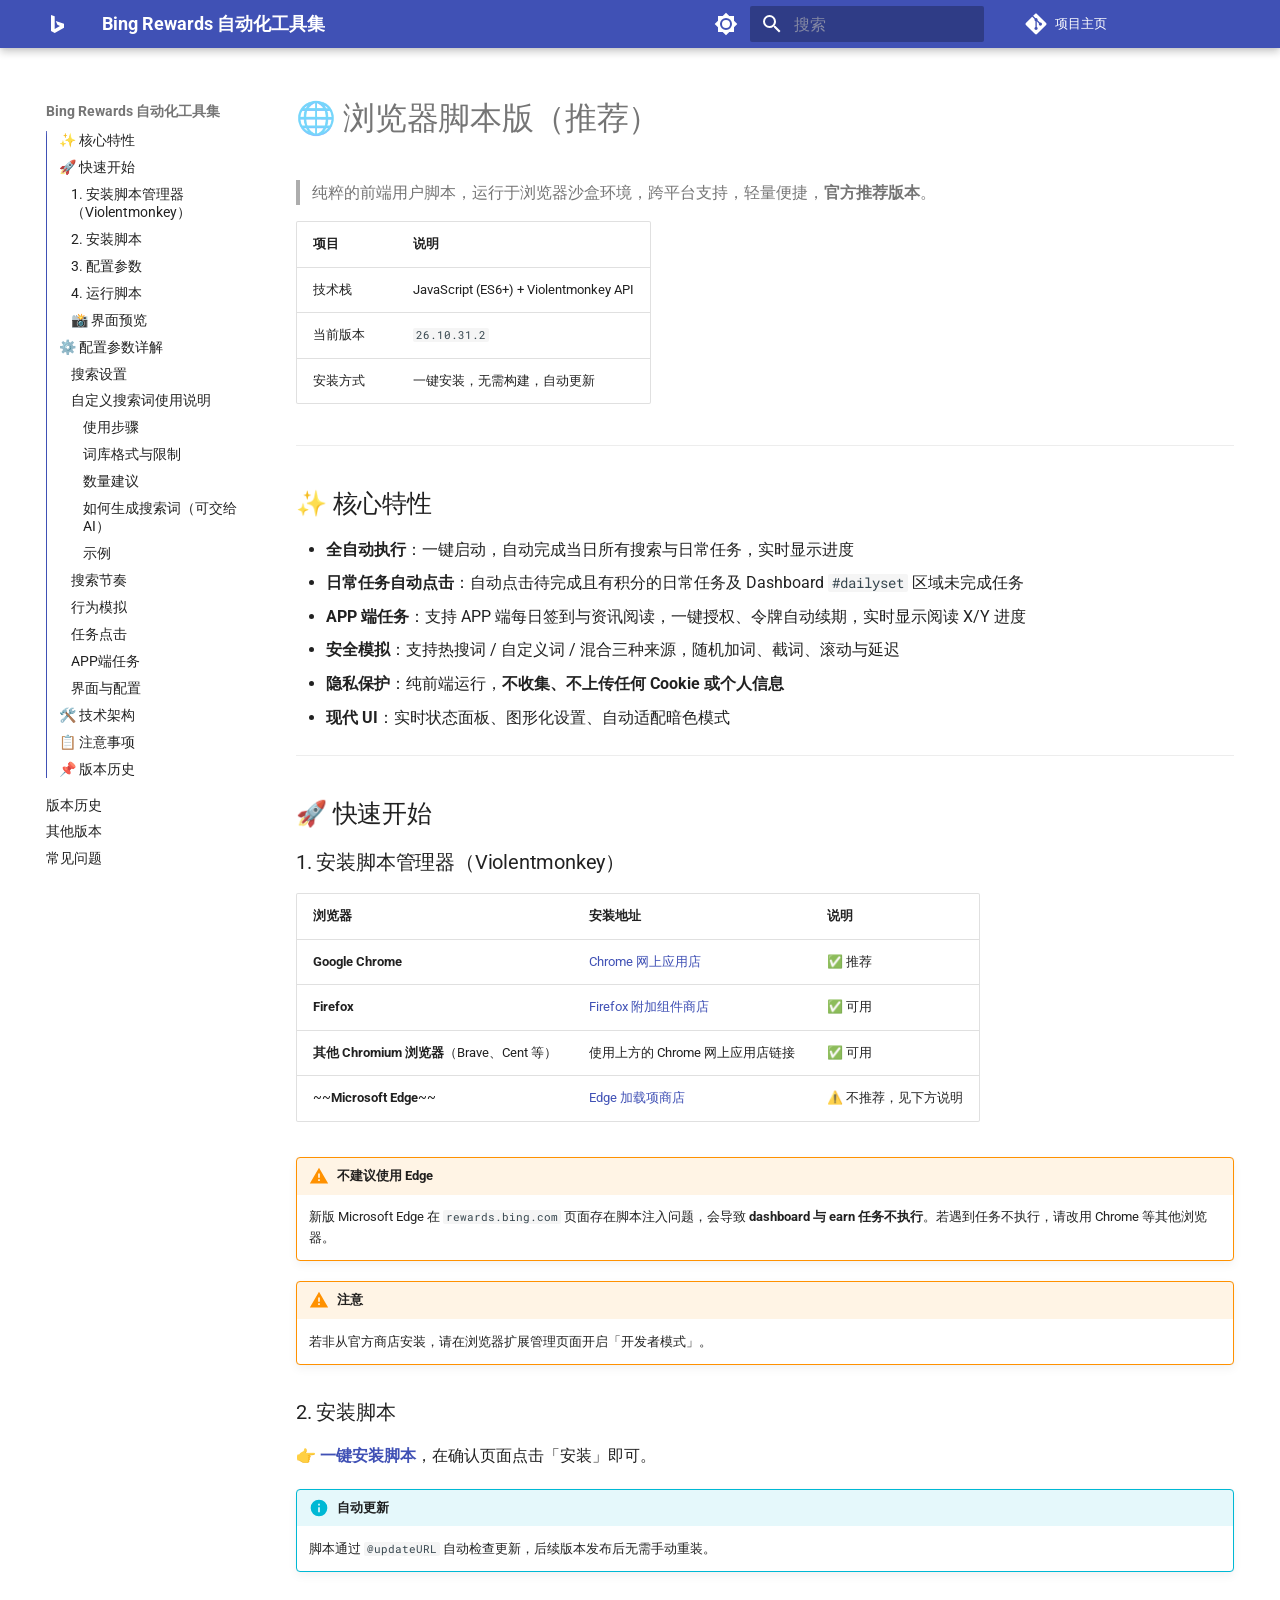
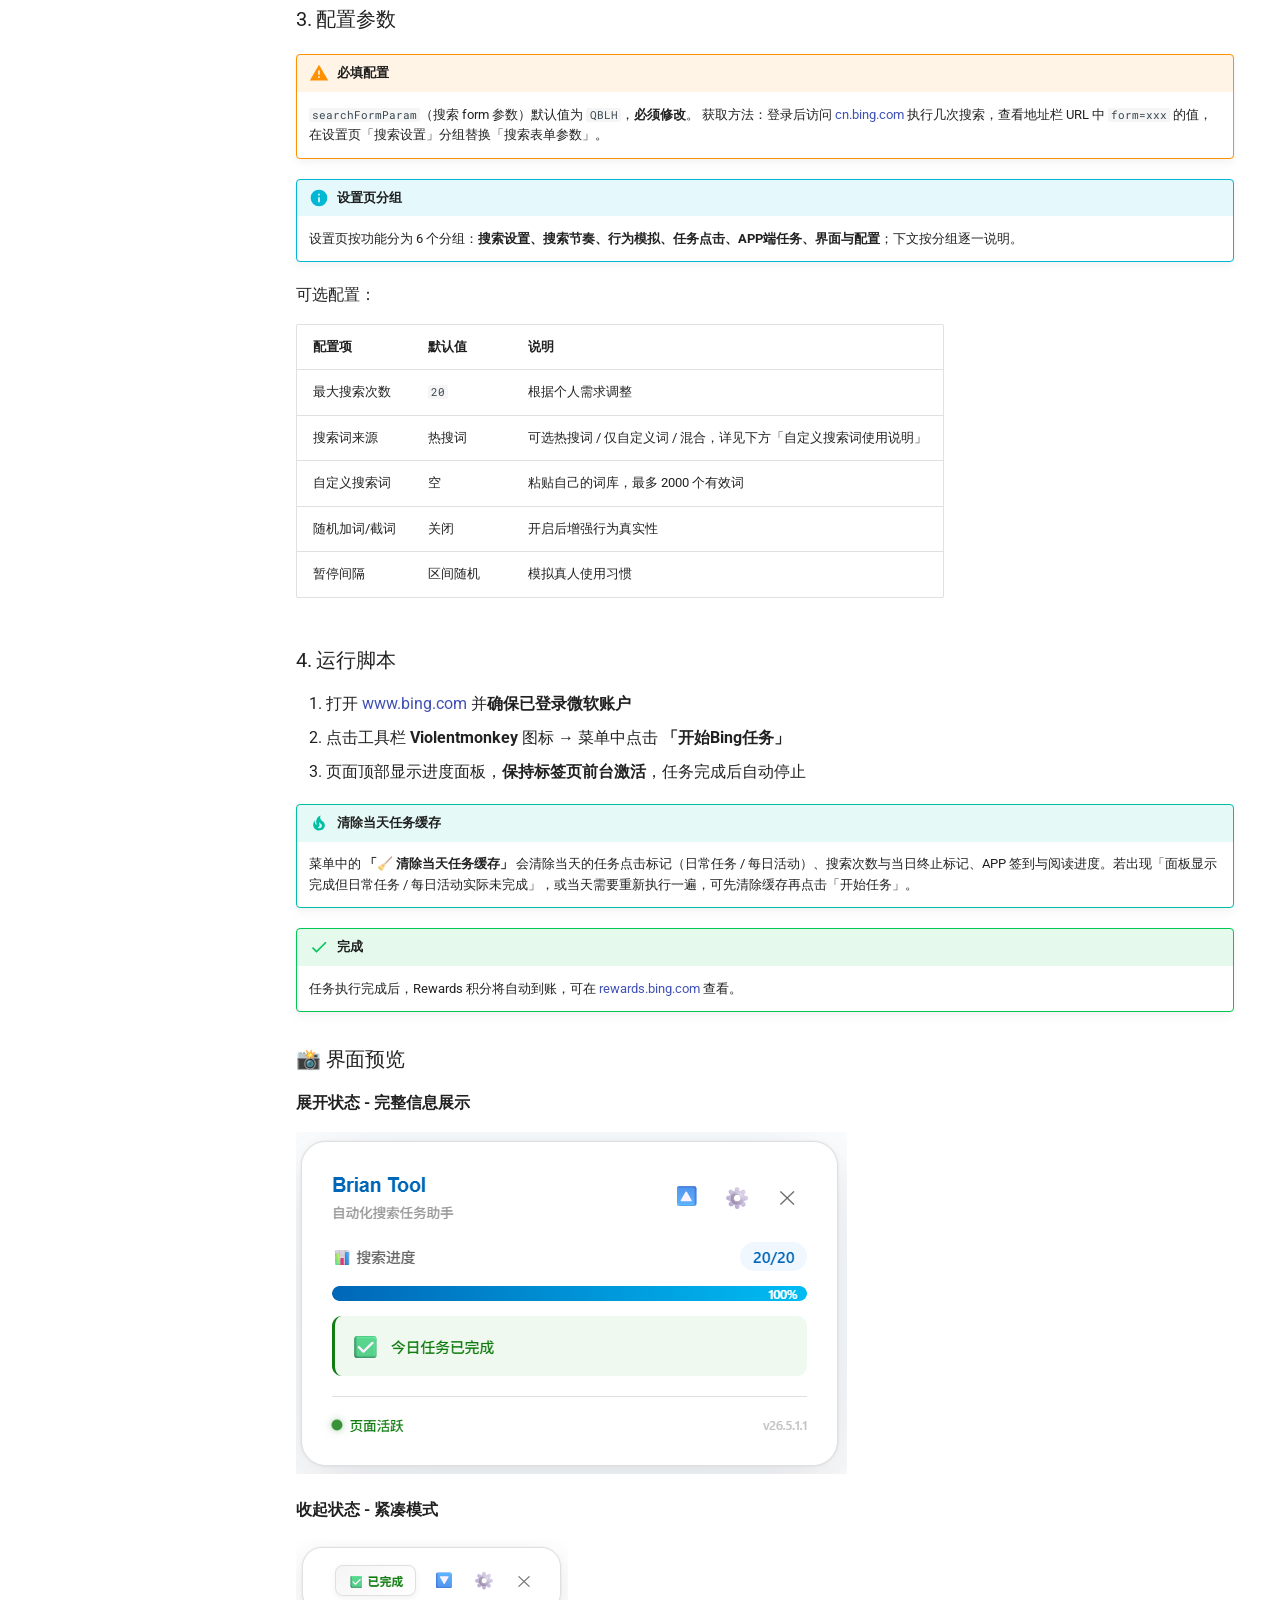
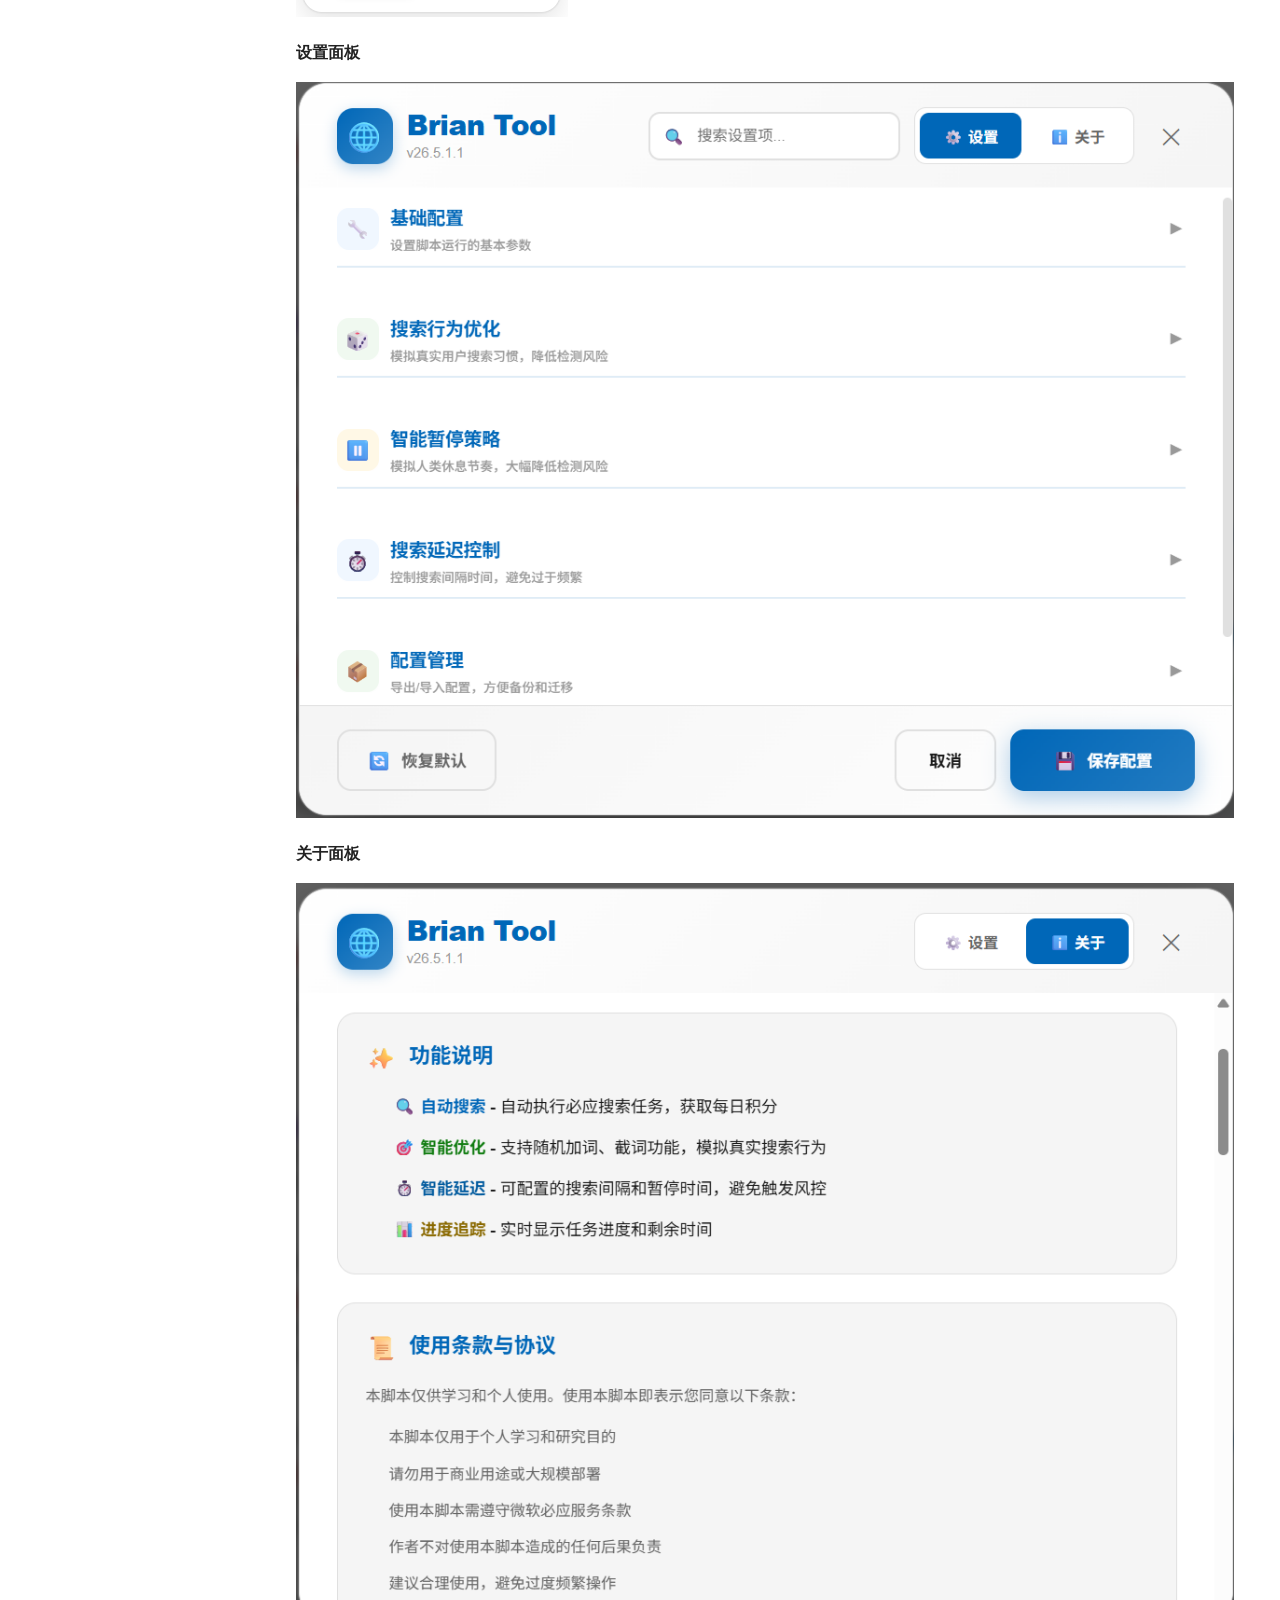
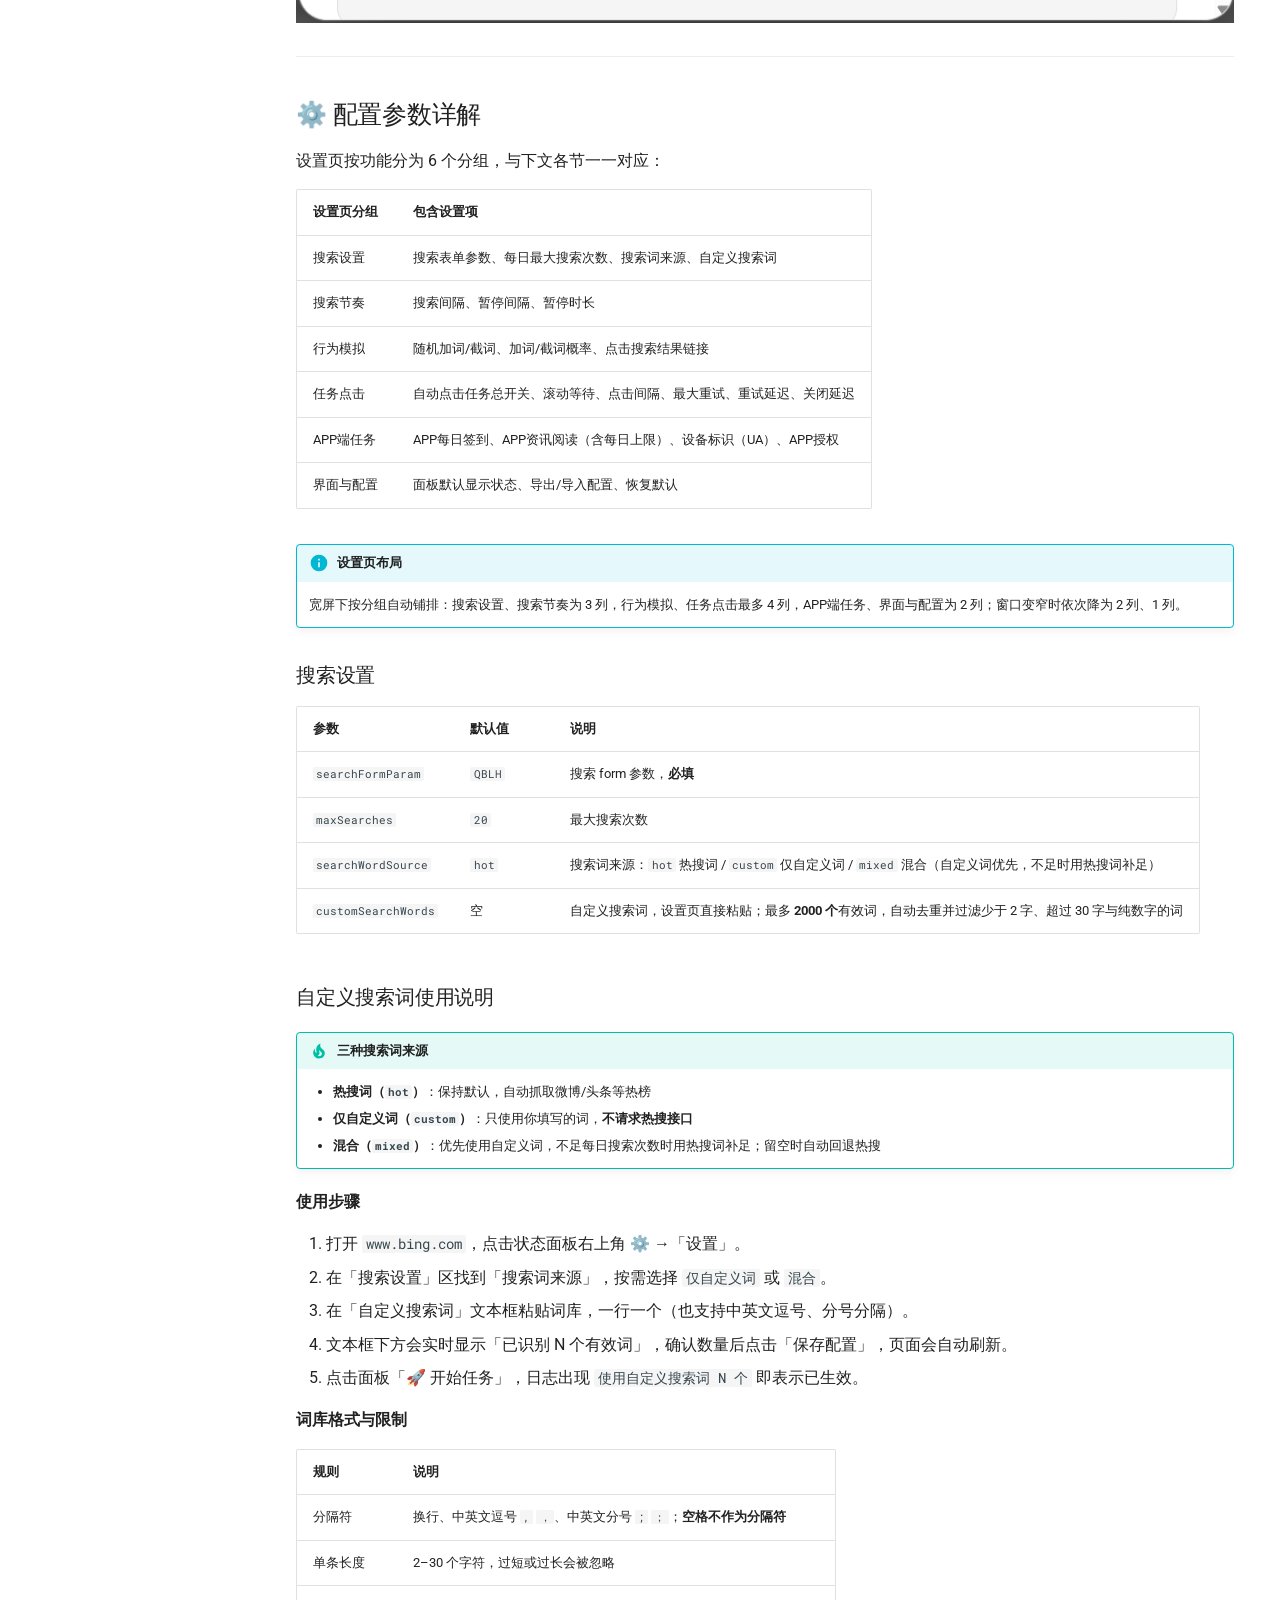
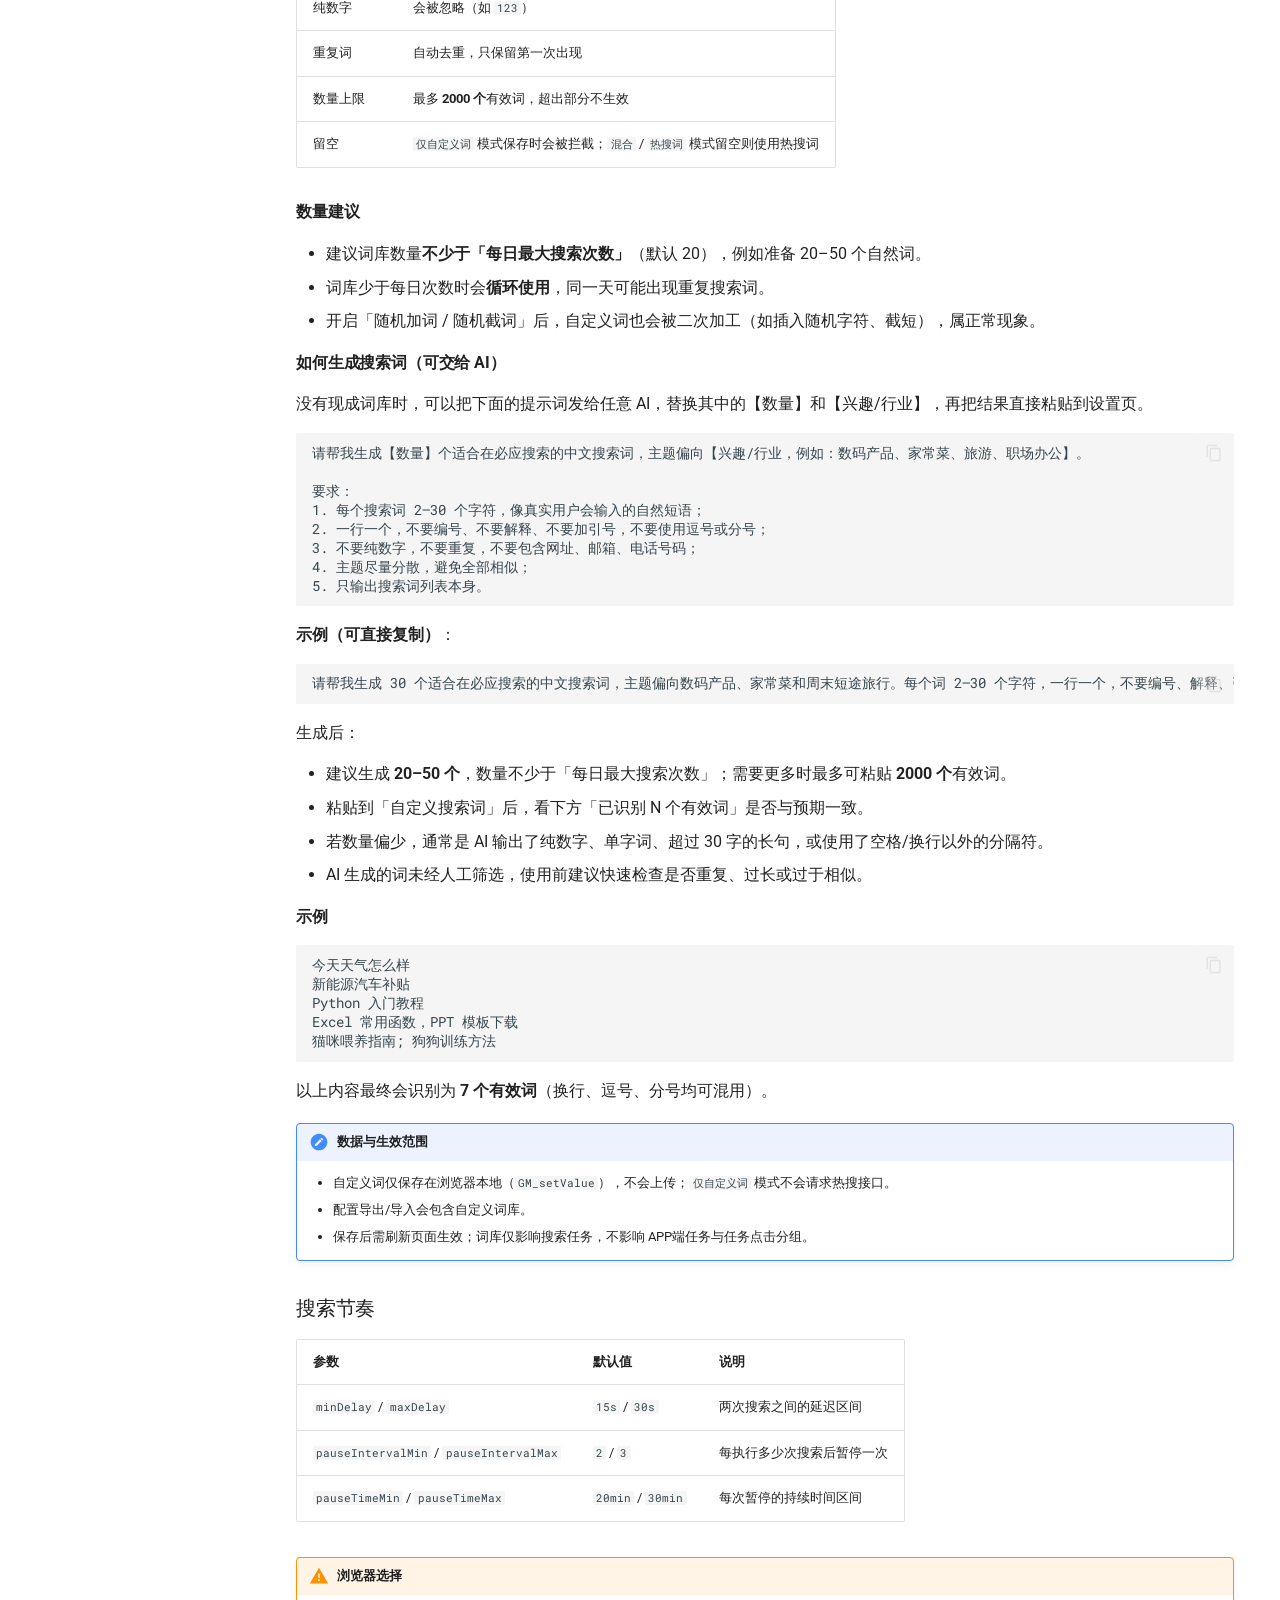
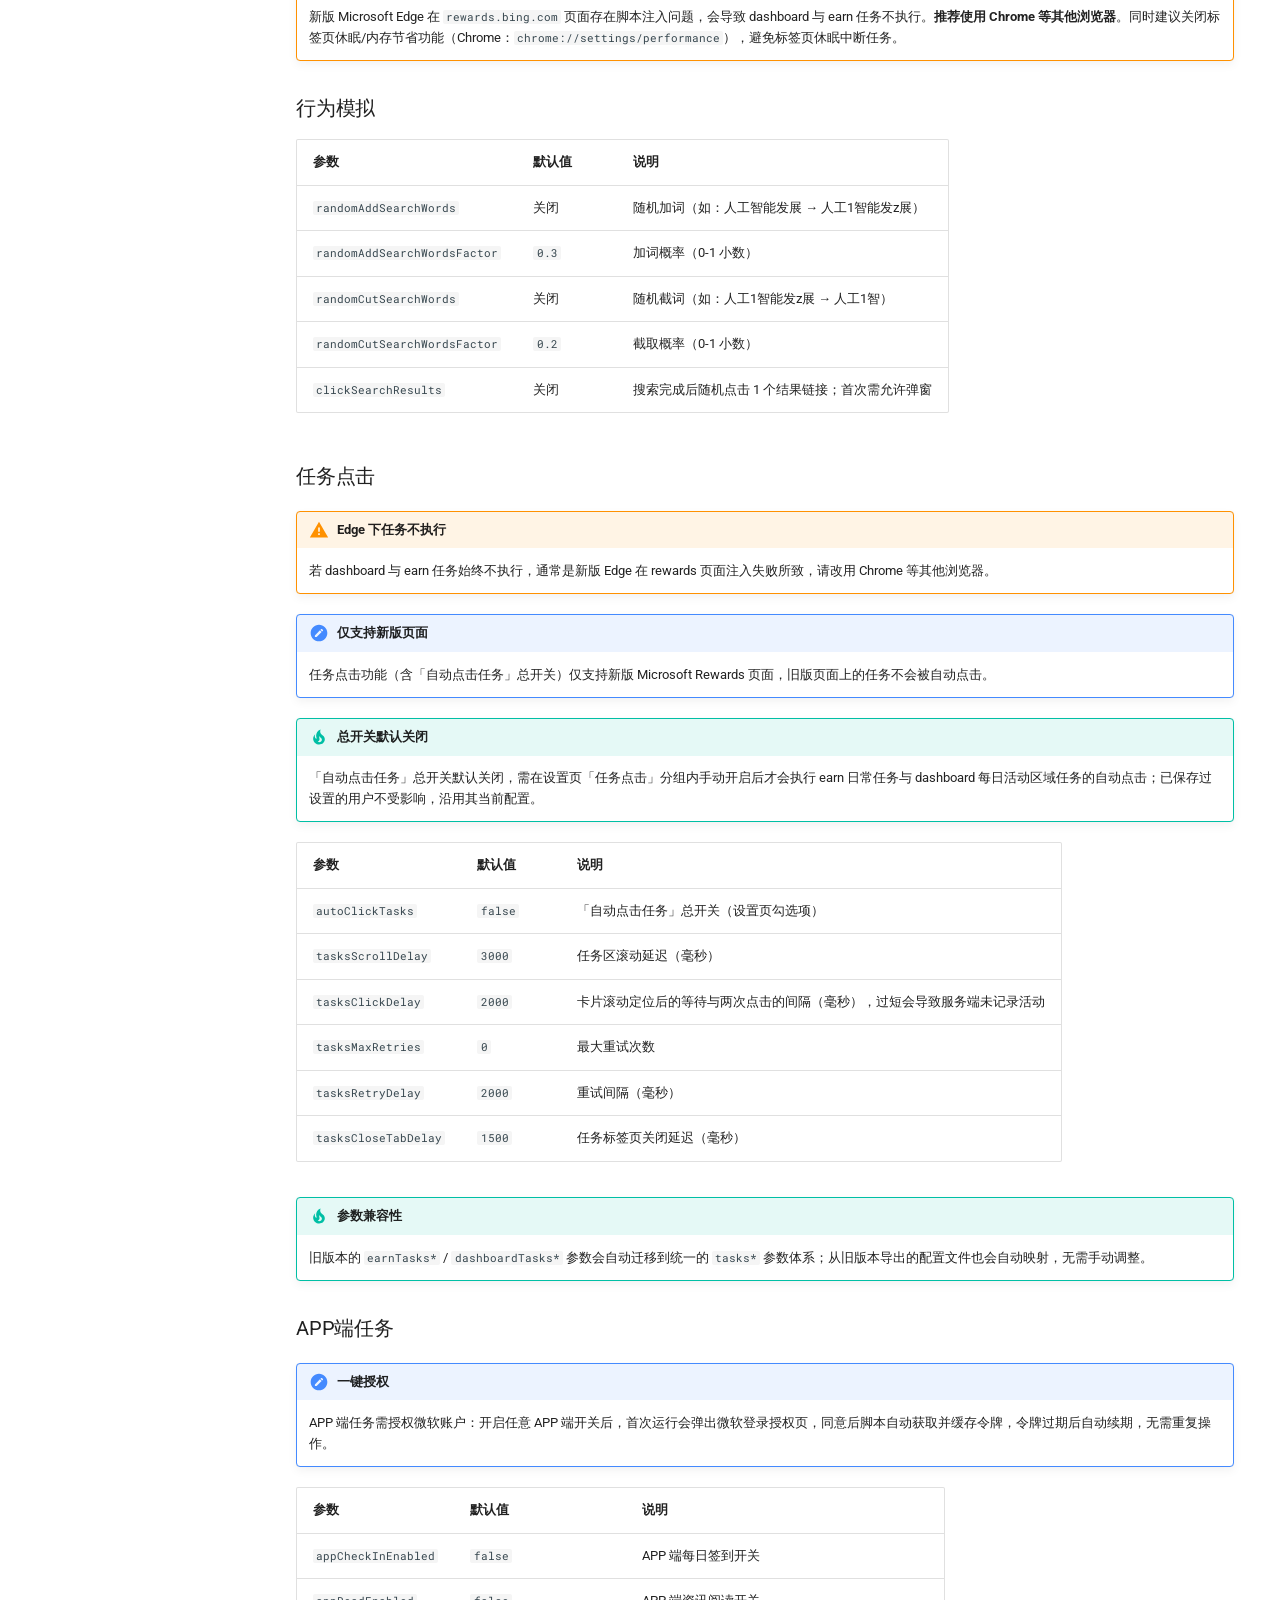
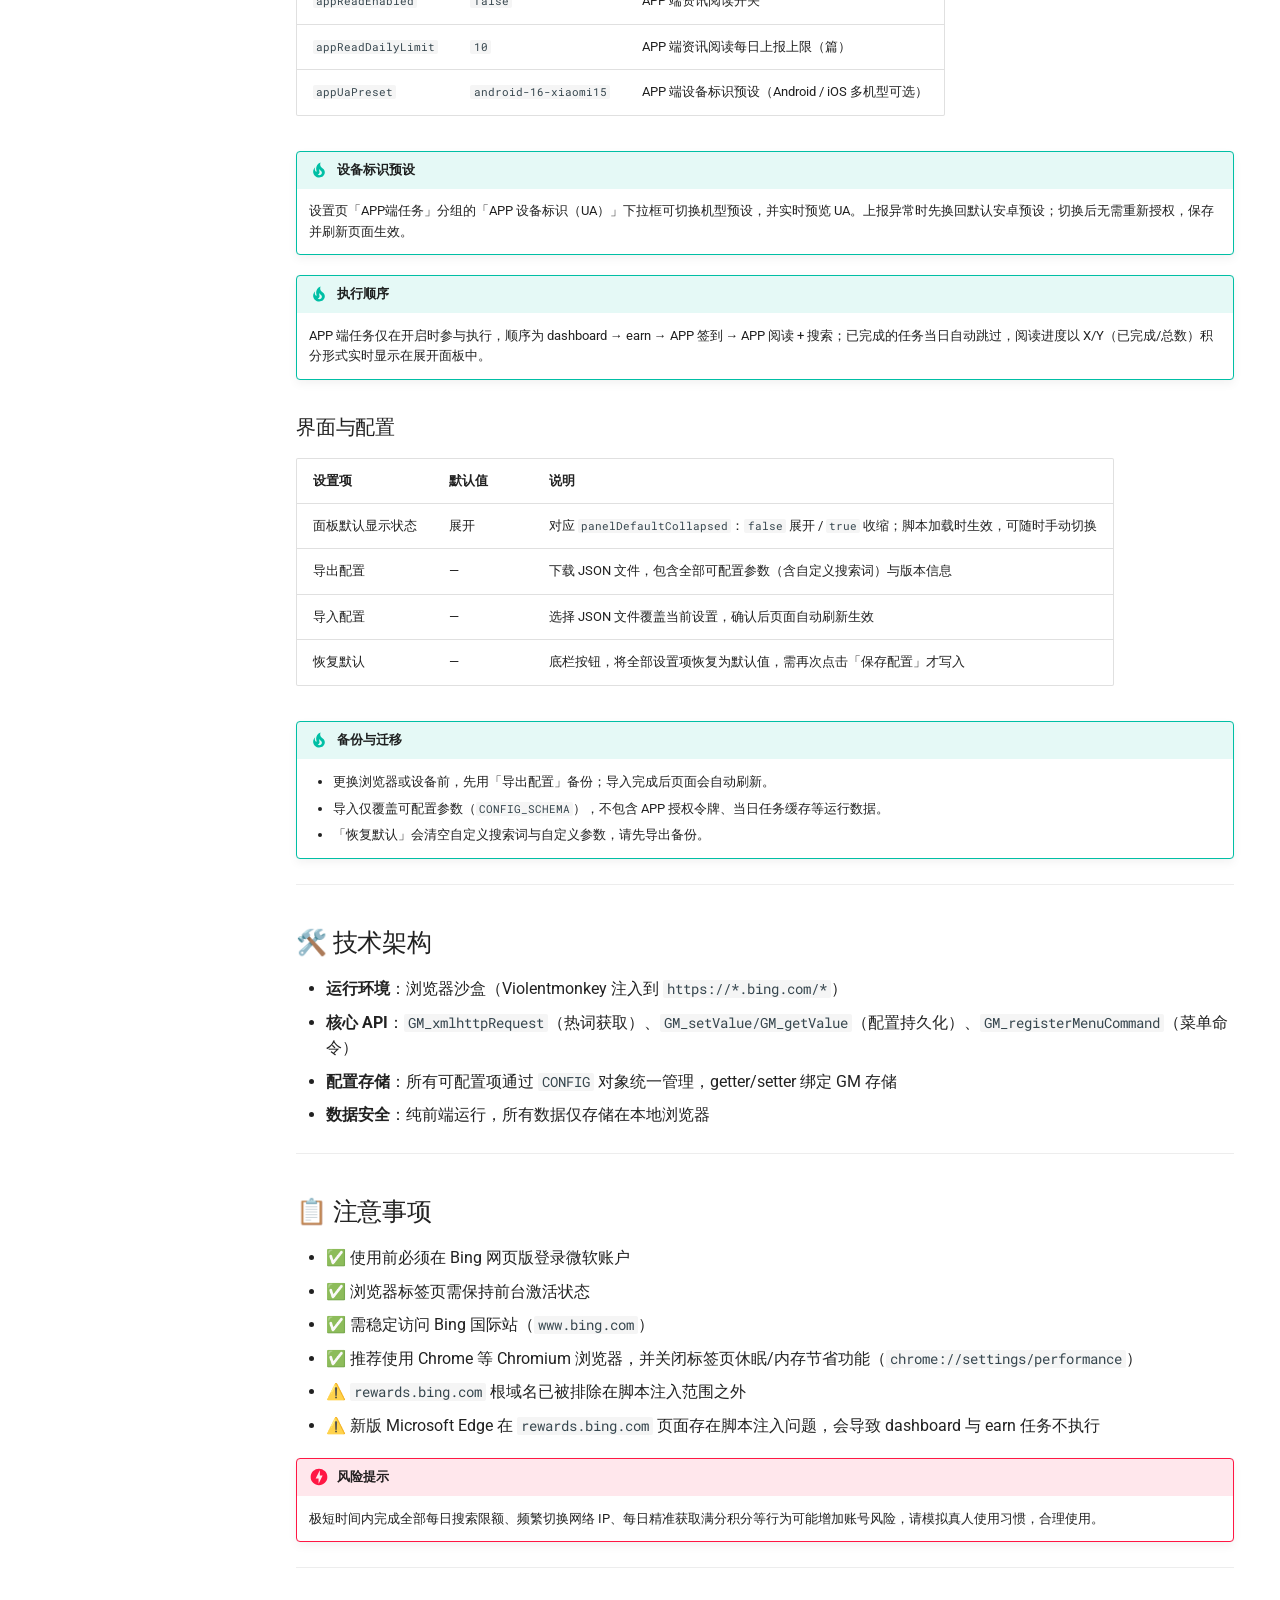
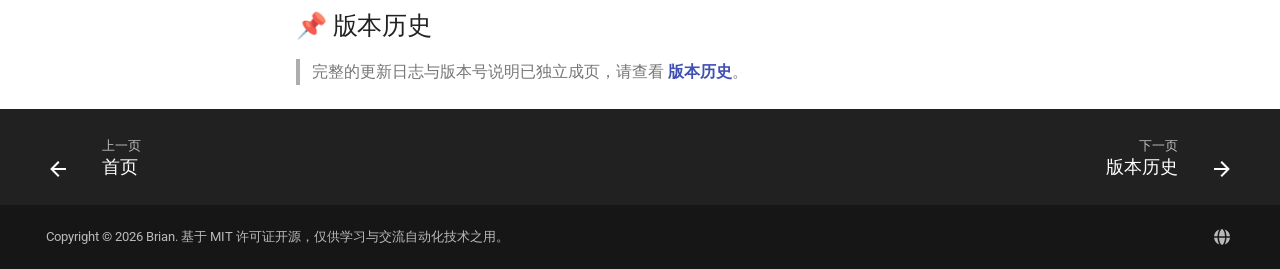
<file: scripts/userscript/index.html>
<!doctype html>
<html lang="zh" class="no-js">
  <head>
    
      <meta charset="utf-8">
      <meta name="viewport" content="width=device-width,initial-scale=1">
      
        <meta name="description" content="自动化完成微软必应每日搜索任务，智能积累奖励积分">
      
      
      
        <link rel="canonical" href="https://idbb98.github.io/microsoft-bing-rewards-daily-task-script/scripts/userscript/">
      
      
        <link rel="prev" href="../..">
      
      
        <link rel="next" href="../../changelog/">
      
      
        
      
      
      <link rel="icon" href="../../assets/favicon.ico">
      <meta name="generator" content="mkdocs-1.6.1, mkdocs-material-9.8.0">
    
    
      
        <title>浏览器脚本版指南 - Bing Rewards 自动化工具集</title>
      
    
    
      <link rel="stylesheet" href="../../assets/stylesheets/main.57a0d79d.min.css">
      
        
        <link rel="stylesheet" href="../../assets/stylesheets/palette.fb2fffe2.min.css">
      
      


    
    
      
    
    
      
        
        
        <link rel="preconnect" href="https://fonts.gstatic.com" crossorigin>
        <link rel="stylesheet" href="https://fonts.googleapis.com/css?family=Roboto:300,300i,400,400i,700,700i%7CRoboto+Mono:400,400i,700,700i&display=fallback">
        <style>:root{--md-text-font:"Roboto";--md-code-font:"Roboto Mono"}</style>
      
    
    
    <script>__md_scope=new URL("../..",location),__md_hash=e=>[...e].reduce(((e,_)=>(e<<5)-e+_.charCodeAt(0)),0),__md_get=(e,_=localStorage,t=__md_scope)=>JSON.parse(_.getItem(t.pathname+"."+e)),__md_set=(e,_,t=localStorage,a=__md_scope)=>{try{t.setItem(a.pathname+"."+e,JSON.stringify(_))}catch(e){}}</script>
    
      

    
    
  
<meta property="og:type" content="website" />
<meta property="og:title" content="浏览器脚本版指南 - Bing Rewards 自动化工具集" />
<meta property="og:description" content="自动化完成微软必应每日搜索任务，智能积累奖励积分" />
<meta property="og:image" content="https://idbb98.github.io/microsoft-bing-rewards-daily-task-script/assets/images/social/scripts/userscript.png" />
<meta property="og:image:type" content="image/png" />
<meta property="og:image:width" content="1200" />
<meta property="og:image:height" content="630" />
<meta property="og:url" content="https://idbb98.github.io/microsoft-bing-rewards-daily-task-script/scripts/userscript/" />
<meta property="twitter:card" content="summary_large_image" />
<meta property="twitter:title" content="浏览器脚本版指南 - Bing Rewards 自动化工具集" />
<meta property="twitter:description" content="自动化完成微软必应每日搜索任务，智能积累奖励积分" />
<meta property="twitter:image" content="https://idbb98.github.io/microsoft-bing-rewards-daily-task-script/assets/images/social/scripts/userscript.png" />
</head>
  
  
    
    
      
    
    
    
    
    <body dir="ltr" data-md-color-scheme="default" data-md-color-primary="indigo" data-md-color-accent="cyan">
  
    
    <input class="md-toggle" data-md-toggle="drawer" type="checkbox" id="__drawer" autocomplete="off">
    <input class="md-toggle" data-md-toggle="search" type="checkbox" id="__search" autocomplete="off">
    <label class="md-overlay" for="__drawer"></label>
    <div data-md-component="skip">
      
        
        <a href="#_1" class="md-skip">
          跳转至
        </a>
      
    </div>
    <div data-md-component="announce">
      
    </div>
    
    
      

  

<header class="md-header md-header--shadow" data-md-component="header">
  <nav class="md-header__inner md-grid" aria-label="页眉">
    <a href="../.." title="Bing Rewards 自动化工具集" class="md-header__button md-logo" aria-label="Bing Rewards 自动化工具集" data-md-component="logo">
      
  
  <svg xmlns="http://www.w3.org/2000/svg" viewBox="0 0 24 24"><path d="M5 3v16l3.72 2L18 15.82v-4.09L9.77 8.95l1.61 3.89L13.94 14 8.7 16.92V4.27z"/></svg>

    </a>
    <label class="md-header__button md-icon" for="__drawer">
      
      <svg xmlns="http://www.w3.org/2000/svg" viewBox="0 0 24 24"><path d="M3 6h18v2H3zm0 5h18v2H3zm0 5h18v2H3z"/></svg>
    </label>
    <div class="md-header__title" data-md-component="header-title">
      <div class="md-header__ellipsis">
        <div class="md-header__topic">
          <span class="md-ellipsis">
            Bing Rewards 自动化工具集
          </span>
        </div>
        <div class="md-header__topic" data-md-component="header-topic">
          <span class="md-ellipsis">
            
              浏览器脚本版指南
            
          </span>
        </div>
      </div>
    </div>
    
      
        <form class="md-header__option" data-md-component="palette">
  
    
    
    
    <input class="md-option" data-md-color-media="(prefers-color-scheme: light)" data-md-color-scheme="default" data-md-color-primary="indigo" data-md-color-accent="cyan"  aria-label="切换到深色模式"  type="radio" name="__palette" id="__palette_0">
    
      <label class="md-header__button md-icon" title="切换到深色模式" for="__palette_1" hidden>
        <svg xmlns="http://www.w3.org/2000/svg" viewBox="0 0 24 24"><path d="M12 8a4 4 0 0 0-4 4 4 4 0 0 0 4 4 4 4 0 0 0 4-4 4 4 0 0 0-4-4m0 10a6 6 0 0 1-6-6 6 6 0 0 1 6-6 6 6 0 0 1 6 6 6 6 0 0 1-6 6m8-9.31V4h-4.69L12 .69 8.69 4H4v4.69L.69 12 4 15.31V20h4.69L12 23.31 15.31 20H20v-4.69L23.31 12z"/></svg>
      </label>
    
  
    
    
    
    <input class="md-option" data-md-color-media="(prefers-color-scheme: dark)" data-md-color-scheme="slate" data-md-color-primary="indigo" data-md-color-accent="cyan"  aria-label="切换到浅色模式"  type="radio" name="__palette" id="__palette_1">
    
      <label class="md-header__button md-icon" title="切换到浅色模式" for="__palette_0" hidden>
        <svg xmlns="http://www.w3.org/2000/svg" viewBox="0 0 24 24"><path d="M12 18c-.89 0-1.74-.2-2.5-.55C11.56 16.5 13 14.42 13 12s-1.44-4.5-3.5-5.45C10.26 6.2 11.11 6 12 6a6 6 0 0 1 6 6 6 6 0 0 1-6 6m8-9.31V4h-4.69L12 .69 8.69 4H4v4.69L.69 12 4 15.31V20h4.69L12 23.31 15.31 20H20v-4.69L23.31 12z"/></svg>
      </label>
    
  
</form>
      
    
    
      <script>var palette=__md_get("__palette");if(palette&&palette.color){if("(prefers-color-scheme)"===palette.color.media){var media=matchMedia("(prefers-color-scheme: light)"),input=document.querySelector(media.matches?"[data-md-color-media='(prefers-color-scheme: light)']":"[data-md-color-media='(prefers-color-scheme: dark)']");palette.color.media=input.getAttribute("data-md-color-media"),palette.color.scheme=input.getAttribute("data-md-color-scheme"),palette.color.primary=input.getAttribute("data-md-color-primary"),palette.color.accent=input.getAttribute("data-md-color-accent")}for(var[key,value]of Object.entries(palette.color))document.body.setAttribute("data-md-color-"+key,value)}</script>
    
    
    
      
      
        <label class="md-header__button md-icon" for="__search">
          
          <svg xmlns="http://www.w3.org/2000/svg" viewBox="0 0 24 24"><path d="M9.5 3A6.5 6.5 0 0 1 16 9.5c0 1.61-.59 3.09-1.56 4.23l.27.27h.79l5 5-1.5 1.5-5-5v-.79l-.27-.27A6.52 6.52 0 0 1 9.5 16 6.5 6.5 0 0 1 3 9.5 6.5 6.5 0 0 1 9.5 3m0 2C7 5 5 7 5 9.5S7 14 9.5 14 14 12 14 9.5 12 5 9.5 5"/></svg>
        </label>
        <div class="md-search" data-md-component="search" role="dialog">
  <label class="md-search__overlay" for="__search"></label>
  <div class="md-search__inner" role="search">
    <form class="md-search__form" name="search">
      <input type="text" class="md-search__input" name="query" aria-label="搜索" placeholder="搜索" autocapitalize="off" autocorrect="off" autocomplete="off" spellcheck="false" data-md-component="search-query" required>
      <label class="md-search__icon md-icon" for="__search">
        
        <svg xmlns="http://www.w3.org/2000/svg" viewBox="0 0 24 24"><path d="M9.5 3A6.5 6.5 0 0 1 16 9.5c0 1.61-.59 3.09-1.56 4.23l.27.27h.79l5 5-1.5 1.5-5-5v-.79l-.27-.27A6.52 6.52 0 0 1 9.5 16 6.5 6.5 0 0 1 3 9.5 6.5 6.5 0 0 1 9.5 3m0 2C7 5 5 7 5 9.5S7 14 9.5 14 14 12 14 9.5 12 5 9.5 5"/></svg>
        
        <svg xmlns="http://www.w3.org/2000/svg" viewBox="0 0 24 24"><path d="M20 11v2H8l5.5 5.5-1.42 1.42L4.16 12l7.92-7.92L13.5 5.5 8 11z"/></svg>
      </label>
      <nav class="md-search__options" aria-label="查找">
        
          <a href="javascript:void(0)" class="md-search__icon md-icon" title="分享" aria-label="分享" data-clipboard data-clipboard-text="" data-md-component="search-share" tabindex="-1">
            
            <svg xmlns="http://www.w3.org/2000/svg" viewBox="0 0 24 24"><path d="M18 16.08c-.76 0-1.44.3-1.96.77L8.91 12.7c.05-.23.09-.46.09-.7s-.04-.47-.09-.7l7.05-4.11c.54.5 1.25.81 2.04.81a3 3 0 0 0 3-3 3 3 0 0 0-3-3 3 3 0 0 0-3 3c0 .24.04.47.09.7L8.04 9.81C7.5 9.31 6.79 9 6 9a3 3 0 0 0-3 3 3 3 0 0 0 3 3c.79 0 1.5-.31 2.04-.81l7.12 4.15c-.05.21-.08.43-.08.66 0 1.61 1.31 2.91 2.92 2.91s2.92-1.3 2.92-2.91A2.92 2.92 0 0 0 18 16.08"/></svg>
          </a>
        
        <button type="reset" class="md-search__icon md-icon" title="清空当前内容" aria-label="清空当前内容" tabindex="-1">
          
          <svg xmlns="http://www.w3.org/2000/svg" viewBox="0 0 24 24"><path d="M19 6.41 17.59 5 12 10.59 6.41 5 5 6.41 10.59 12 5 17.59 6.41 19 12 13.41 17.59 19 19 17.59 13.41 12z"/></svg>
        </button>
      </nav>
      
        <div class="md-search__suggest" data-md-component="search-suggest"></div>
      
    </form>
    <div class="md-search__output">
      <div class="md-search__scrollwrap" tabindex="0" data-md-scrollfix>
        <div class="md-search-result" data-md-component="search-result">
          <div class="md-search-result__meta">
            正在初始化搜索引擎
          </div>
          <ol class="md-search-result__list" role="presentation"></ol>
        </div>
      </div>
    </div>
  </div>
</div>
      
    
    
      <div class="md-header__source">
        <a href="https://gitee.com/idbb98/microsoft-bing-rewards-daily-task-script" title="前往仓库" class="md-source" data-md-component="source">
  <div class="md-source__icon md-icon">
    
    <svg xmlns="http://www.w3.org/2000/svg" viewBox="0 0 448 512"><!--! Font Awesome Free 7.1.0 by @fontawesome - https://fontawesome.com License - https://fontawesome.com/license/free (Icons: CC BY 4.0, Fonts: SIL OFL 1.1, Code: MIT License) Copyright 2025 Fonticons, Inc.--><path d="M439.6 236.1 244 40.5c-5.4-5.5-12.8-8.5-20.4-8.5s-15 3-20.4 8.4L162.5 81l51.5 51.5c27.1-9.1 52.7 16.8 43.4 43.7l49.7 49.7c34.2-11.8 61.2 31 35.5 56.7-26.5 26.5-70.2-2.9-56-37.3L240.3 199v121.9c25.3 12.5 22.3 41.8 9.1 55-6.4 6.4-15.2 10.1-24.3 10.1s-17.8-3.6-24.3-10.1c-17.6-17.6-11.1-46.9 11.2-56v-123c-20.8-8.5-24.6-30.7-18.6-45L142.6 101 8.5 235.1C3 240.6 0 247.9 0 255.5s3 15 8.5 20.4l195.6 195.7c5.4 5.4 12.7 8.4 20.4 8.4s15-3 20.4-8.4l194.7-194.7c5.4-5.4 8.4-12.8 8.4-20.4s-3-15-8.4-20.4"/></svg>
  </div>
  <div class="md-source__repository">
    项目主页
  </div>
</a>
      </div>
    
  </nav>
  
</header>
    
    <div class="md-container" data-md-component="container">
      
      
        
          
        
      
      <main class="md-main" data-md-component="main">
        <div class="md-main__inner md-grid">
          
            
              
              <div class="md-sidebar md-sidebar--primary" data-md-component="sidebar" data-md-type="navigation" >
                <div class="md-sidebar__scrollwrap">
                  <div class="md-sidebar__inner">
                    



  

<nav class="md-nav md-nav--primary md-nav--integrated" aria-label="导航栏" data-md-level="0">
  <label class="md-nav__title" for="__drawer">
    <a href="../.." title="Bing Rewards 自动化工具集" class="md-nav__button md-logo" aria-label="Bing Rewards 自动化工具集" data-md-component="logo">
      
  
  <svg xmlns="http://www.w3.org/2000/svg" viewBox="0 0 24 24"><path d="M5 3v16l3.72 2L18 15.82v-4.09L9.77 8.95l1.61 3.89L13.94 14 8.7 16.92V4.27z"/></svg>

    </a>
    Bing Rewards 自动化工具集
  </label>
  
    <div class="md-nav__source">
      <a href="https://gitee.com/idbb98/microsoft-bing-rewards-daily-task-script" title="前往仓库" class="md-source" data-md-component="source">
  <div class="md-source__icon md-icon">
    
    <svg xmlns="http://www.w3.org/2000/svg" viewBox="0 0 448 512"><!--! Font Awesome Free 7.1.0 by @fontawesome - https://fontawesome.com License - https://fontawesome.com/license/free (Icons: CC BY 4.0, Fonts: SIL OFL 1.1, Code: MIT License) Copyright 2025 Fonticons, Inc.--><path d="M439.6 236.1 244 40.5c-5.4-5.5-12.8-8.5-20.4-8.5s-15 3-20.4 8.4L162.5 81l51.5 51.5c27.1-9.1 52.7 16.8 43.4 43.7l49.7 49.7c34.2-11.8 61.2 31 35.5 56.7-26.5 26.5-70.2-2.9-56-37.3L240.3 199v121.9c25.3 12.5 22.3 41.8 9.1 55-6.4 6.4-15.2 10.1-24.3 10.1s-17.8-3.6-24.3-10.1c-17.6-17.6-11.1-46.9 11.2-56v-123c-20.8-8.5-24.6-30.7-18.6-45L142.6 101 8.5 235.1C3 240.6 0 247.9 0 255.5s3 15 8.5 20.4l195.6 195.7c5.4 5.4 12.7 8.4 20.4 8.4s15-3 20.4-8.4l194.7-194.7c5.4-5.4 8.4-12.8 8.4-20.4s-3-15-8.4-20.4"/></svg>
  </div>
  <div class="md-source__repository">
    项目主页
  </div>
</a>
    </div>
  
  <ul class="md-nav__list" data-md-scrollfix>
    
      
      
  
  
  
  
    <li class="md-nav__item">
      <a href="../.." class="md-nav__link">
        
  
  
  <span class="md-ellipsis">
    
  
    首页
  

    
  </span>
  
  

      </a>
    </li>
  

    
      
      
  
  
    
  
  
  
    <li class="md-nav__item md-nav__item--active">
      
      <input class="md-nav__toggle md-toggle" type="checkbox" id="__toc">
      
      
        
      
      
        <label class="md-nav__link md-nav__link--active" for="__toc">
          
  
  
  <span class="md-ellipsis">
    
  
    浏览器脚本版指南
  

    
  </span>
  
  

          <span class="md-nav__icon md-icon"></span>
        </label>
      
      <a href="./" class="md-nav__link md-nav__link--active">
        
  
  
  <span class="md-ellipsis">
    
  
    浏览器脚本版指南
  

    
  </span>
  
  

      </a>
      
        

<nav class="md-nav md-nav--secondary" aria-label="目录">
  
  
  
    
  
  
    <label class="md-nav__title" for="__toc">
      <span class="md-nav__icon md-icon"></span>
      目录
    </label>
    <ul class="md-nav__list" data-md-component="toc" data-md-scrollfix>
      
        <li class="md-nav__item">
  <a href="#_2" class="md-nav__link">
    <span class="md-ellipsis">
      
        ✨ 核心特性
      
    </span>
  </a>
  
</li>
      
        <li class="md-nav__item">
  <a href="#_3" class="md-nav__link">
    <span class="md-ellipsis">
      
        🚀 快速开始
      
    </span>
  </a>
  
    <nav class="md-nav" aria-label="🚀 快速开始">
      <ul class="md-nav__list">
        
          <li class="md-nav__item">
  <a href="#1-violentmonkey" class="md-nav__link">
    <span class="md-ellipsis">
      
        1. 安装脚本管理器（Violentmonkey）
      
    </span>
  </a>
  
</li>
        
          <li class="md-nav__item">
  <a href="#2" class="md-nav__link">
    <span class="md-ellipsis">
      
        2. 安装脚本
      
    </span>
  </a>
  
</li>
        
          <li class="md-nav__item">
  <a href="#3" class="md-nav__link">
    <span class="md-ellipsis">
      
        3. 配置参数
      
    </span>
  </a>
  
</li>
        
          <li class="md-nav__item">
  <a href="#4" class="md-nav__link">
    <span class="md-ellipsis">
      
        4. 运行脚本
      
    </span>
  </a>
  
</li>
        
          <li class="md-nav__item">
  <a href="#_4" class="md-nav__link">
    <span class="md-ellipsis">
      
        📸 界面预览
      
    </span>
  </a>
  
</li>
        
      </ul>
    </nav>
  
</li>
      
        <li class="md-nav__item">
  <a href="#_5" class="md-nav__link">
    <span class="md-ellipsis">
      
        ⚙️ 配置参数详解
      
    </span>
  </a>
  
    <nav class="md-nav" aria-label="⚙️ 配置参数详解">
      <ul class="md-nav__list">
        
          <li class="md-nav__item">
  <a href="#_6" class="md-nav__link">
    <span class="md-ellipsis">
      
        搜索设置
      
    </span>
  </a>
  
</li>
        
          <li class="md-nav__item">
  <a href="#_7" class="md-nav__link">
    <span class="md-ellipsis">
      
        自定义搜索词使用说明
      
    </span>
  </a>
  
    <nav class="md-nav" aria-label="自定义搜索词使用说明">
      <ul class="md-nav__list">
        
          <li class="md-nav__item">
  <a href="#_8" class="md-nav__link">
    <span class="md-ellipsis">
      
        使用步骤
      
    </span>
  </a>
  
</li>
        
          <li class="md-nav__item">
  <a href="#_9" class="md-nav__link">
    <span class="md-ellipsis">
      
        词库格式与限制
      
    </span>
  </a>
  
</li>
        
          <li class="md-nav__item">
  <a href="#_10" class="md-nav__link">
    <span class="md-ellipsis">
      
        数量建议
      
    </span>
  </a>
  
</li>
        
          <li class="md-nav__item">
  <a href="#ai" class="md-nav__link">
    <span class="md-ellipsis">
      
        如何生成搜索词（可交给 AI）
      
    </span>
  </a>
  
</li>
        
          <li class="md-nav__item">
  <a href="#_11" class="md-nav__link">
    <span class="md-ellipsis">
      
        示例
      
    </span>
  </a>
  
</li>
        
      </ul>
    </nav>
  
</li>
        
          <li class="md-nav__item">
  <a href="#_12" class="md-nav__link">
    <span class="md-ellipsis">
      
        搜索节奏
      
    </span>
  </a>
  
</li>
        
          <li class="md-nav__item">
  <a href="#_13" class="md-nav__link">
    <span class="md-ellipsis">
      
        行为模拟
      
    </span>
  </a>
  
</li>
        
          <li class="md-nav__item">
  <a href="#_14" class="md-nav__link">
    <span class="md-ellipsis">
      
        任务点击
      
    </span>
  </a>
  
</li>
        
          <li class="md-nav__item">
  <a href="#app" class="md-nav__link">
    <span class="md-ellipsis">
      
        APP端任务
      
    </span>
  </a>
  
</li>
        
          <li class="md-nav__item">
  <a href="#_15" class="md-nav__link">
    <span class="md-ellipsis">
      
        界面与配置
      
    </span>
  </a>
  
</li>
        
      </ul>
    </nav>
  
</li>
      
        <li class="md-nav__item">
  <a href="#_16" class="md-nav__link">
    <span class="md-ellipsis">
      
        🛠️ 技术架构
      
    </span>
  </a>
  
</li>
      
        <li class="md-nav__item">
  <a href="#_17" class="md-nav__link">
    <span class="md-ellipsis">
      
        📋 注意事项
      
    </span>
  </a>
  
</li>
      
        <li class="md-nav__item">
  <a href="#_18" class="md-nav__link">
    <span class="md-ellipsis">
      
        📌 版本历史
      
    </span>
  </a>
  
</li>
      
    </ul>
  
</nav>
      
    </li>
  

    
      
      
  
  
  
  
    <li class="md-nav__item">
      <a href="../../changelog/" class="md-nav__link">
        
  
  
  <span class="md-ellipsis">
    
  
    版本历史
  

    
  </span>
  
  

      </a>
    </li>
  

    
      
      
  
  
  
  
    <li class="md-nav__item">
      <a href="../../other-versions/" class="md-nav__link">
        
  
  
  <span class="md-ellipsis">
    
  
    其他版本
  

    
  </span>
  
  

      </a>
    </li>
  

    
      
      
  
  
  
  
    <li class="md-nav__item">
      <a href="../../faq/" class="md-nav__link">
        
  
  
  <span class="md-ellipsis">
    
  
    常见问题
  

    
  </span>
  
  

      </a>
    </li>
  

    
  </ul>
</nav>
                  </div>
                </div>
              </div>
            
            
          
          
            <div class="md-content" data-md-component="content">
              
              <article class="md-content__inner md-typeset">
                
                  



<h1 id="_1">🌐 浏览器脚本版（推荐）<a class="headerlink" href="#_1" title="Permanent link">&para;</a></h1>
<blockquote>
<p>纯粹的前端用户脚本，运行于浏览器沙盒环境，跨平台支持，轻量便捷，<strong>官方推荐版本</strong>。</p>
</blockquote>
<table>
<thead>
<tr>
<th>项目</th>
<th>说明</th>
</tr>
</thead>
<tbody>
<tr>
<td>技术栈</td>
<td>JavaScript (ES6+) + Violentmonkey API</td>
</tr>
<tr>
<td>当前版本</td>
<td><code>26.10.31.2</code></td>
</tr>
<tr>
<td>安装方式</td>
<td>一键安装，无需构建，自动更新</td>
</tr>
</tbody>
</table>
<hr />
<h2 id="_2">✨ 核心特性<a class="headerlink" href="#_2" title="Permanent link">&para;</a></h2>
<ul>
<li><strong>全自动执行</strong>：一键启动，自动完成当日所有搜索与日常任务，实时显示进度</li>
<li><strong>日常任务自动点击</strong>：自动点击待完成且有积分的日常任务及 Dashboard <code>#dailyset</code> 区域未完成任务</li>
<li><strong>APP 端任务</strong>：支持 APP 端每日签到与资讯阅读，一键授权、令牌自动续期，实时显示阅读 X/Y 进度</li>
<li><strong>安全模拟</strong>：支持热搜词 / 自定义词 / 混合三种来源，随机加词、截词、滚动与延迟</li>
<li><strong>隐私保护</strong>：纯前端运行，<strong>不收集、不上传任何 Cookie 或个人信息</strong></li>
<li><strong>现代 UI</strong>：实时状态面板、图形化设置、自动适配暗色模式</li>
</ul>
<hr />
<h2 id="_3">🚀 快速开始<a class="headerlink" href="#_3" title="Permanent link">&para;</a></h2>
<h3 id="1-violentmonkey">1. 安装脚本管理器（Violentmonkey）<a class="headerlink" href="#1-violentmonkey" title="Permanent link">&para;</a></h3>
<table>
<thead>
<tr>
<th>浏览器</th>
<th>安装地址</th>
<th>说明</th>
</tr>
</thead>
<tbody>
<tr>
<td><strong>Google Chrome</strong></td>
<td><a href="https://chrome.google.com/webstore/detail/violentmonkey/jinjaccalgkegednnccohejagnlnfdag">Chrome 网上应用店</a></td>
<td>✅ 推荐</td>
</tr>
<tr>
<td><strong>Firefox</strong></td>
<td><a href="https://addons.mozilla.org/firefox/addon/violentmonkey/">Firefox 附加组件商店</a></td>
<td>✅ 可用</td>
</tr>
<tr>
<td><strong>其他 Chromium 浏览器</strong>（Brave、Cent 等）</td>
<td>使用上方的 Chrome 网上应用店链接</td>
<td>✅ 可用</td>
</tr>
<tr>
<td>~~<strong>Microsoft Edge</strong>~~</td>
<td><a href="https://microsoftedge.microsoft.com/addons/detail/violentmonkey/eeagobfjdenkkddmbclomhiblgggliao">Edge 加载项商店</a></td>
<td>⚠️ 不推荐，见下方说明</td>
</tr>
</tbody>
</table>
<div class="admonition warning">
<p class="admonition-title">不建议使用 Edge</p>
<p>新版 Microsoft Edge 在 <code>rewards.bing.com</code> 页面存在脚本注入问题，会导致 <strong>dashboard 与 earn 任务不执行</strong>。若遇到任务不执行，请改用 Chrome 等其他浏览器。</p>
</div>
<div class="admonition warning">
<p class="admonition-title">注意</p>
<p>若非从官方商店安装，请在浏览器扩展管理页面开启「开发者模式」。</p>
</div>
<h3 id="2">2. 安装脚本<a class="headerlink" href="#2" title="Permanent link">&para;</a></h3>
<p>👉 <strong><a href="https://gitee.com/idbb98/microsoft-bing-rewards-daily-task-script/raw/master/BingRewards.user.js">一键安装脚本</a></strong>，在确认页面点击「安装」即可。</p>
<div class="admonition info">
<p class="admonition-title">自动更新</p>
<p>脚本通过 <code>@updateURL</code> 自动检查更新，后续版本发布后无需手动重装。</p>
</div>
<h3 id="3">3. 配置参数<a class="headerlink" href="#3" title="Permanent link">&para;</a></h3>
<div class="admonition warning">
<p class="admonition-title">必填配置</p>
<p><code>searchFormParam</code>（搜索 form 参数）默认值为 <code>QBLH</code>，<strong>必须修改</strong>。
获取方法：登录后访问 <a href="https://cn.bing.com">cn.bing.com</a> 执行几次搜索，查看地址栏 URL 中 <code>form=xxx</code> 的值，在设置页「搜索设置」分组替换「搜索表单参数」。</p>
</div>
<div class="admonition info">
<p class="admonition-title">设置页分组</p>
<p>设置页按功能分为 6 个分组：<strong>搜索设置、搜索节奏、行为模拟、任务点击、APP端任务、界面与配置</strong>；下文按分组逐一说明。</p>
</div>
<p>可选配置：</p>
<table>
<thead>
<tr>
<th>配置项</th>
<th>默认值</th>
<th>说明</th>
</tr>
</thead>
<tbody>
<tr>
<td>最大搜索次数</td>
<td><code>20</code></td>
<td>根据个人需求调整</td>
</tr>
<tr>
<td>搜索词来源</td>
<td>热搜词</td>
<td>可选热搜词 / 仅自定义词 / 混合，详见下方「自定义搜索词使用说明」</td>
</tr>
<tr>
<td>自定义搜索词</td>
<td>空</td>
<td>粘贴自己的词库，最多 2000 个有效词</td>
</tr>
<tr>
<td>随机加词/截词</td>
<td>关闭</td>
<td>开启后增强行为真实性</td>
</tr>
<tr>
<td>暂停间隔</td>
<td>区间随机</td>
<td>模拟真人使用习惯</td>
</tr>
</tbody>
</table>
<h3 id="4">4. 运行脚本<a class="headerlink" href="#4" title="Permanent link">&para;</a></h3>
<ol>
<li>打开 <a href="https://www.bing.com">www.bing.com</a> 并<strong>确保已登录微软账户</strong></li>
<li>点击工具栏 <strong>Violentmonkey</strong> 图标 → 菜单中点击 <strong>「开始Bing任务」</strong></li>
<li>页面顶部显示进度面板，<strong>保持标签页前台激活</strong>，任务完成后自动停止</li>
</ol>
<div class="admonition tip">
<p class="admonition-title">清除当天任务缓存</p>
<p>菜单中的 <strong>「🧹 清除当天任务缓存」</strong> 会清除当天的任务点击标记（日常任务 / 每日活动）、搜索次数与当日终止标记、APP 签到与阅读进度。若出现「面板显示完成但日常任务 / 每日活动实际未完成」，或当天需要重新执行一遍，可先清除缓存再点击「开始任务」。</p>
</div>
<div class="admonition success">
<p class="admonition-title">完成</p>
<p>任务执行完成后，Rewards 积分将自动到账，可在 <a href="https://rewards.bing.com">rewards.bing.com</a> 查看。</p>
</div>
<h3 id="_4">📸 界面预览<a class="headerlink" href="#_4" title="Permanent link">&para;</a></h3>
<p><strong>展开状态 - 完整信息展示</strong></p>
<p><img alt="面板展开状态" src="../../assets/panel.png" /></p>
<p><strong>收起状态 - 紧凑模式</strong></p>
<p><img alt="面板收起状态" src="../../assets/panel-collapsed.png" /></p>
<p><strong>设置面板</strong></p>
<p><img alt="设置面板" src="../../assets/panel-setting.png" /></p>
<p><strong>关于面板</strong></p>
<p><img alt="关于面板" src="../../assets/panel-about.png" /></p>
<hr />
<h2 id="_5">⚙️ 配置参数详解<a class="headerlink" href="#_5" title="Permanent link">&para;</a></h2>
<p>设置页按功能分为 6 个分组，与下文各节一一对应：</p>
<table>
<thead>
<tr>
<th>设置页分组</th>
<th>包含设置项</th>
</tr>
</thead>
<tbody>
<tr>
<td>搜索设置</td>
<td>搜索表单参数、每日最大搜索次数、搜索词来源、自定义搜索词</td>
</tr>
<tr>
<td>搜索节奏</td>
<td>搜索间隔、暂停间隔、暂停时长</td>
</tr>
<tr>
<td>行为模拟</td>
<td>随机加词/截词、加词/截词概率、点击搜索结果链接</td>
</tr>
<tr>
<td>任务点击</td>
<td>自动点击任务总开关、滚动等待、点击间隔、最大重试、重试延迟、关闭延迟</td>
</tr>
<tr>
<td>APP端任务</td>
<td>APP每日签到、APP资讯阅读（含每日上限）、设备标识（UA）、APP授权</td>
</tr>
<tr>
<td>界面与配置</td>
<td>面板默认显示状态、导出/导入配置、恢复默认</td>
</tr>
</tbody>
</table>
<div class="admonition info">
<p class="admonition-title">设置页布局</p>
<p>宽屏下按分组自动铺排：搜索设置、搜索节奏为 3 列，行为模拟、任务点击最多 4 列，APP端任务、界面与配置为 2 列；窗口变窄时依次降为 2 列、1 列。</p>
</div>
<h3 id="_6">搜索设置<a class="headerlink" href="#_6" title="Permanent link">&para;</a></h3>
<table>
<thead>
<tr>
<th>参数</th>
<th>默认值</th>
<th>说明</th>
</tr>
</thead>
<tbody>
<tr>
<td><code>searchFormParam</code></td>
<td><code>QBLH</code></td>
<td>搜索 form 参数，<strong>必填</strong></td>
</tr>
<tr>
<td><code>maxSearches</code></td>
<td><code>20</code></td>
<td>最大搜索次数</td>
</tr>
<tr>
<td><code>searchWordSource</code></td>
<td><code>hot</code></td>
<td>搜索词来源：<code>hot</code> 热搜词 / <code>custom</code> 仅自定义词 / <code>mixed</code> 混合（自定义词优先，不足时用热搜词补足）</td>
</tr>
<tr>
<td><code>customSearchWords</code></td>
<td>空</td>
<td>自定义搜索词，设置页直接粘贴；最多 <strong>2000 个</strong>有效词，自动去重并过滤少于 2 字、超过 30 字与纯数字的词</td>
</tr>
</tbody>
</table>
<h3 id="_7">自定义搜索词使用说明<a class="headerlink" href="#_7" title="Permanent link">&para;</a></h3>
<div class="admonition tip">
<p class="admonition-title">三种搜索词来源</p>
<ul>
<li><strong>热搜词（<code>hot</code>）</strong>：保持默认，自动抓取微博/头条等热榜</li>
<li><strong>仅自定义词（<code>custom</code>）</strong>：只使用你填写的词，<strong>不请求热搜接口</strong></li>
<li><strong>混合（<code>mixed</code>）</strong>：优先使用自定义词，不足每日搜索次数时用热搜词补足；留空时自动回退热搜</li>
</ul>
</div>
<h4 id="_8">使用步骤<a class="headerlink" href="#_8" title="Permanent link">&para;</a></h4>
<ol>
<li>打开 <code>www.bing.com</code>，点击状态面板右上角 ⚙️ →「设置」。</li>
<li>在「搜索设置」区找到「搜索词来源」，按需选择 <code>仅自定义词</code> 或 <code>混合</code>。</li>
<li>在「自定义搜索词」文本框粘贴词库，一行一个（也支持中英文逗号、分号分隔）。</li>
<li>文本框下方会实时显示「已识别 N 个有效词」，确认数量后点击「保存配置」，页面会自动刷新。</li>
<li>点击面板「🚀 开始任务」，日志出现 <code>使用自定义搜索词 N 个</code> 即表示已生效。</li>
</ol>
<h4 id="_9">词库格式与限制<a class="headerlink" href="#_9" title="Permanent link">&para;</a></h4>
<table>
<thead>
<tr>
<th>规则</th>
<th>说明</th>
</tr>
</thead>
<tbody>
<tr>
<td>分隔符</td>
<td>换行、中英文逗号 <code>,</code> <code>，</code>、中英文分号 <code>;</code> <code>；</code>；<strong>空格不作为分隔符</strong></td>
</tr>
<tr>
<td>单条长度</td>
<td>2–30 个字符，过短或过长会被忽略</td>
</tr>
<tr>
<td>纯数字</td>
<td>会被忽略（如 <code>123</code>）</td>
</tr>
<tr>
<td>重复词</td>
<td>自动去重，只保留第一次出现</td>
</tr>
<tr>
<td>数量上限</td>
<td>最多 <strong>2000 个</strong>有效词，超出部分不生效</td>
</tr>
<tr>
<td>留空</td>
<td><code>仅自定义词</code> 模式保存时会被拦截；<code>混合</code> / <code>热搜词</code> 模式留空则使用热搜词</td>
</tr>
</tbody>
</table>
<h4 id="_10">数量建议<a class="headerlink" href="#_10" title="Permanent link">&para;</a></h4>
<ul>
<li>建议词库数量<strong>不少于「每日最大搜索次数」</strong>（默认 20），例如准备 20–50 个自然词。</li>
<li>词库少于每日次数时会<strong>循环使用</strong>，同一天可能出现重复搜索词。</li>
<li>开启「随机加词 / 随机截词」后，自定义词也会被二次加工（如插入随机字符、截短），属正常现象。</li>
</ul>
<h4 id="ai">如何生成搜索词（可交给 AI）<a class="headerlink" href="#ai" title="Permanent link">&para;</a></h4>
<p>没有现成词库时，可以把下面的提示词发给任意 AI，替换其中的【数量】和【兴趣/行业】，再把结果直接粘贴到设置页。</p>
<div class="language-text highlight"><pre><span></span><code><span id="__span-0-1"><a id="__codelineno-0-1" name="__codelineno-0-1" href="#__codelineno-0-1"></a>请帮我生成【数量】个适合在必应搜索的中文搜索词，主题偏向【兴趣/行业，例如：数码产品、家常菜、旅游、职场办公】。
</span><span id="__span-0-2"><a id="__codelineno-0-2" name="__codelineno-0-2" href="#__codelineno-0-2"></a>
</span><span id="__span-0-3"><a id="__codelineno-0-3" name="__codelineno-0-3" href="#__codelineno-0-3"></a>要求：
</span><span id="__span-0-4"><a id="__codelineno-0-4" name="__codelineno-0-4" href="#__codelineno-0-4"></a>1. 每个搜索词 2–30 个字符，像真实用户会输入的自然短语；
</span><span id="__span-0-5"><a id="__codelineno-0-5" name="__codelineno-0-5" href="#__codelineno-0-5"></a>2. 一行一个，不要编号、不要解释、不要加引号，不要使用逗号或分号；
</span><span id="__span-0-6"><a id="__codelineno-0-6" name="__codelineno-0-6" href="#__codelineno-0-6"></a>3. 不要纯数字，不要重复，不要包含网址、邮箱、电话号码；
</span><span id="__span-0-7"><a id="__codelineno-0-7" name="__codelineno-0-7" href="#__codelineno-0-7"></a>4. 主题尽量分散，避免全部相似；
</span><span id="__span-0-8"><a id="__codelineno-0-8" name="__codelineno-0-8" href="#__codelineno-0-8"></a>5. 只输出搜索词列表本身。
</span></code></pre></div>
<p><strong>示例（可直接复制）</strong>：</p>
<div class="language-text highlight"><pre><span></span><code><span id="__span-1-1"><a id="__codelineno-1-1" name="__codelineno-1-1" href="#__codelineno-1-1"></a>请帮我生成 30 个适合在必应搜索的中文搜索词，主题偏向数码产品、家常菜和周末短途旅行。每个词 2–30 个字符，一行一个，不要编号、解释、引号、逗号或分号；不要纯数字、重复、网址、邮箱、电话；只输出搜索词列表。
</span></code></pre></div>
<p>生成后：</p>
<ul>
<li>建议生成 <strong>20–50 个</strong>，数量不少于「每日最大搜索次数」；需要更多时最多可粘贴 <strong>2000 个</strong>有效词。</li>
<li>粘贴到「自定义搜索词」后，看下方「已识别 N 个有效词」是否与预期一致。</li>
<li>若数量偏少，通常是 AI 输出了纯数字、单字词、超过 30 字的长句，或使用了空格/换行以外的分隔符。</li>
<li>AI 生成的词未经人工筛选，使用前建议快速检查是否重复、过长或过于相似。</li>
</ul>
<h4 id="_11">示例<a class="headerlink" href="#_11" title="Permanent link">&para;</a></h4>
<div class="language-text highlight"><pre><span></span><code><span id="__span-2-1"><a id="__codelineno-2-1" name="__codelineno-2-1" href="#__codelineno-2-1"></a>今天天气怎么样
</span><span id="__span-2-2"><a id="__codelineno-2-2" name="__codelineno-2-2" href="#__codelineno-2-2"></a>新能源汽车补贴
</span><span id="__span-2-3"><a id="__codelineno-2-3" name="__codelineno-2-3" href="#__codelineno-2-3"></a>Python 入门教程
</span><span id="__span-2-4"><a id="__codelineno-2-4" name="__codelineno-2-4" href="#__codelineno-2-4"></a>Excel 常用函数，PPT 模板下载
</span><span id="__span-2-5"><a id="__codelineno-2-5" name="__codelineno-2-5" href="#__codelineno-2-5"></a>猫咪喂养指南; 狗狗训练方法
</span></code></pre></div>
<p>以上内容最终会识别为 <strong>7 个有效词</strong>（换行、逗号、分号均可混用）。</p>
<div class="admonition note">
<p class="admonition-title">数据与生效范围</p>
<ul>
<li>自定义词仅保存在浏览器本地（<code>GM_setValue</code>），不会上传；<code>仅自定义词</code> 模式不会请求热搜接口。</li>
<li>配置导出/导入会包含自定义词库。</li>
<li>保存后需刷新页面生效；词库仅影响搜索任务，不影响 APP端任务与任务点击分组。</li>
</ul>
</div>
<h3 id="_12">搜索节奏<a class="headerlink" href="#_12" title="Permanent link">&para;</a></h3>
<table>
<thead>
<tr>
<th>参数</th>
<th>默认值</th>
<th>说明</th>
</tr>
</thead>
<tbody>
<tr>
<td><code>minDelay</code> / <code>maxDelay</code></td>
<td><code>15s</code> / <code>30s</code></td>
<td>两次搜索之间的延迟区间</td>
</tr>
<tr>
<td><code>pauseIntervalMin</code> / <code>pauseIntervalMax</code></td>
<td><code>2</code> / <code>3</code></td>
<td>每执行多少次搜索后暂停一次</td>
</tr>
<tr>
<td><code>pauseTimeMin</code> / <code>pauseTimeMax</code></td>
<td><code>20min</code> / <code>30min</code></td>
<td>每次暂停的持续时间区间</td>
</tr>
</tbody>
</table>
<div class="admonition warning">
<p class="admonition-title">浏览器选择</p>
<p>新版 Microsoft Edge 在 <code>rewards.bing.com</code> 页面存在脚本注入问题，会导致 dashboard 与 earn 任务不执行。<strong>推荐使用 Chrome 等其他浏览器</strong>。同时建议关闭标签页休眠/内存节省功能（Chrome：<code>chrome://settings/performance</code>），避免标签页休眠中断任务。</p>
</div>
<h3 id="_13">行为模拟<a class="headerlink" href="#_13" title="Permanent link">&para;</a></h3>
<table>
<thead>
<tr>
<th>参数</th>
<th>默认值</th>
<th>说明</th>
</tr>
</thead>
<tbody>
<tr>
<td><code>randomAddSearchWords</code></td>
<td>关闭</td>
<td>随机加词（如：人工智能发展 → 人工1智能发z展）</td>
</tr>
<tr>
<td><code>randomAddSearchWordsFactor</code></td>
<td><code>0.3</code></td>
<td>加词概率（0-1 小数）</td>
</tr>
<tr>
<td><code>randomCutSearchWords</code></td>
<td>关闭</td>
<td>随机截词（如：人工1智能发z展 → 人工1智）</td>
</tr>
<tr>
<td><code>randomCutSearchWordsFactor</code></td>
<td><code>0.2</code></td>
<td>截取概率（0-1 小数）</td>
</tr>
<tr>
<td><code>clickSearchResults</code></td>
<td>关闭</td>
<td>搜索完成后随机点击 1 个结果链接；首次需允许弹窗</td>
</tr>
</tbody>
</table>
<h3 id="_14">任务点击<a class="headerlink" href="#_14" title="Permanent link">&para;</a></h3>
<div class="admonition warning">
<p class="admonition-title">Edge 下任务不执行</p>
<p>若 dashboard 与 earn 任务始终不执行，通常是新版 Edge 在 rewards 页面注入失败所致，请改用 Chrome 等其他浏览器。</p>
</div>
<div class="admonition note">
<p class="admonition-title">仅支持新版页面</p>
<p>任务点击功能（含「自动点击任务」总开关）仅支持新版 Microsoft Rewards 页面，旧版页面上的任务不会被自动点击。</p>
</div>
<div class="admonition tip">
<p class="admonition-title">总开关默认关闭</p>
<p>「自动点击任务」总开关默认关闭，需在设置页「任务点击」分组内手动开启后才会执行 earn 日常任务与 dashboard 每日活动区域任务的自动点击；已保存过设置的用户不受影响，沿用其当前配置。</p>
</div>
<table>
<thead>
<tr>
<th>参数</th>
<th>默认值</th>
<th>说明</th>
</tr>
</thead>
<tbody>
<tr>
<td><code>autoClickTasks</code></td>
<td><code>false</code></td>
<td>「自动点击任务」总开关（设置页勾选项）</td>
</tr>
<tr>
<td><code>tasksScrollDelay</code></td>
<td><code>3000</code></td>
<td>任务区滚动延迟（毫秒）</td>
</tr>
<tr>
<td><code>tasksClickDelay</code></td>
<td><code>2000</code></td>
<td>卡片滚动定位后的等待与两次点击的间隔（毫秒），过短会导致服务端未记录活动</td>
</tr>
<tr>
<td><code>tasksMaxRetries</code></td>
<td><code>0</code></td>
<td>最大重试次数</td>
</tr>
<tr>
<td><code>tasksRetryDelay</code></td>
<td><code>2000</code></td>
<td>重试间隔（毫秒）</td>
</tr>
<tr>
<td><code>tasksCloseTabDelay</code></td>
<td><code>1500</code></td>
<td>任务标签页关闭延迟（毫秒）</td>
</tr>
</tbody>
</table>
<div class="admonition tip">
<p class="admonition-title">参数兼容性</p>
<p>旧版本的 <code>earnTasks*</code> / <code>dashboardTasks*</code> 参数会自动迁移到统一的 <code>tasks*</code> 参数体系；从旧版本导出的配置文件也会自动映射，无需手动调整。</p>
</div>
<h3 id="app">APP端任务<a class="headerlink" href="#app" title="Permanent link">&para;</a></h3>
<div class="admonition note">
<p class="admonition-title">一键授权</p>
<p>APP 端任务需授权微软账户：开启任意 APP 端开关后，首次运行会弹出微软登录授权页，同意后脚本自动获取并缓存令牌，令牌过期后自动续期，无需重复操作。</p>
</div>
<table>
<thead>
<tr>
<th>参数</th>
<th>默认值</th>
<th>说明</th>
</tr>
</thead>
<tbody>
<tr>
<td><code>appCheckInEnabled</code></td>
<td><code>false</code></td>
<td>APP 端每日签到开关</td>
</tr>
<tr>
<td><code>appReadEnabled</code></td>
<td><code>false</code></td>
<td>APP 端资讯阅读开关</td>
</tr>
<tr>
<td><code>appReadDailyLimit</code></td>
<td><code>10</code></td>
<td>APP 端资讯阅读每日上报上限（篇）</td>
</tr>
<tr>
<td><code>appUaPreset</code></td>
<td><code>android-16-xiaomi15</code></td>
<td>APP 端设备标识预设（Android / iOS 多机型可选）</td>
</tr>
</tbody>
</table>
<div class="admonition tip">
<p class="admonition-title">设备标识预设</p>
<p>设置页「APP端任务」分组的「APP 设备标识（UA）」下拉框可切换机型预设，并实时预览 UA。上报异常时先换回默认安卓预设；切换后无需重新授权，保存并刷新页面生效。</p>
</div>
<div class="admonition tip">
<p class="admonition-title">执行顺序</p>
<p>APP 端任务仅在开启时参与执行，顺序为 dashboard → earn → APP 签到 → APP 阅读 + 搜索；已完成的任务当日自动跳过，阅读进度以 X/Y（已完成/总数）积分形式实时显示在展开面板中。</p>
</div>
<h3 id="_15">界面与配置<a class="headerlink" href="#_15" title="Permanent link">&para;</a></h3>
<table>
<thead>
<tr>
<th>设置项</th>
<th>默认值</th>
<th>说明</th>
</tr>
</thead>
<tbody>
<tr>
<td>面板默认显示状态</td>
<td>展开</td>
<td>对应 <code>panelDefaultCollapsed</code>：<code>false</code> 展开 / <code>true</code> 收缩；脚本加载时生效，可随时手动切换</td>
</tr>
<tr>
<td>导出配置</td>
<td>—</td>
<td>下载 JSON 文件，包含全部可配置参数（含自定义搜索词）与版本信息</td>
</tr>
<tr>
<td>导入配置</td>
<td>—</td>
<td>选择 JSON 文件覆盖当前设置，确认后页面自动刷新生效</td>
</tr>
<tr>
<td>恢复默认</td>
<td>—</td>
<td>底栏按钮，将全部设置项恢复为默认值，需再次点击「保存配置」才写入</td>
</tr>
</tbody>
</table>
<div class="admonition tip">
<p class="admonition-title">备份与迁移</p>
<ul>
<li>更换浏览器或设备前，先用「导出配置」备份；导入完成后页面会自动刷新。</li>
<li>导入仅覆盖可配置参数（<code>CONFIG_SCHEMA</code>），不包含 APP 授权令牌、当日任务缓存等运行数据。</li>
<li>「恢复默认」会清空自定义搜索词与自定义参数，请先导出备份。</li>
</ul>
</div>
<hr />
<h2 id="_16">🛠️ 技术架构<a class="headerlink" href="#_16" title="Permanent link">&para;</a></h2>
<ul>
<li><strong>运行环境</strong>：浏览器沙盒（Violentmonkey 注入到 <code>https://*.bing.com/*</code>）</li>
<li><strong>核心 API</strong>：<code>GM_xmlhttpRequest</code>（热词获取）、<code>GM_setValue/GM_getValue</code>（配置持久化）、<code>GM_registerMenuCommand</code>（菜单命令）</li>
<li><strong>配置存储</strong>：所有可配置项通过 <code>CONFIG</code> 对象统一管理，getter/setter 绑定 GM 存储</li>
<li><strong>数据安全</strong>：纯前端运行，所有数据仅存储在本地浏览器</li>
</ul>
<hr />
<h2 id="_17">📋 注意事项<a class="headerlink" href="#_17" title="Permanent link">&para;</a></h2>
<ul>
<li>✅ 使用前必须在 Bing 网页版登录微软账户</li>
<li>✅ 浏览器标签页需保持前台激活状态</li>
<li>✅ 需稳定访问 Bing 国际站（<code>www.bing.com</code>）</li>
<li>✅ 推荐使用 Chrome 等 Chromium 浏览器，并关闭标签页休眠/内存节省功能（<code>chrome://settings/performance</code>）</li>
<li>⚠️ <code>rewards.bing.com</code> 根域名已被排除在脚本注入范围之外</li>
<li>⚠️ 新版 Microsoft Edge 在 <code>rewards.bing.com</code> 页面存在脚本注入问题，会导致 dashboard 与 earn 任务不执行</li>
</ul>
<div class="admonition danger">
<p class="admonition-title">风险提示</p>
<p>极短时间内完成全部每日搜索限额、频繁切换网络 IP、每日精准获取满分积分等行为可能增加账号风险，请模拟真人使用习惯，合理使用。</p>
</div>
<hr />
<h2 id="_18">📌 版本历史<a class="headerlink" href="#_18" title="Permanent link">&para;</a></h2>
<blockquote>
<p>完整的更新日志与版本号说明已独立成页，请查看 <a href="../../changelog/"><strong>版本历史</strong></a>。</p>
</blockquote>












                
              </article>
            </div>
          
          
<script>var target=document.getElementById(location.hash.slice(1));target&&target.name&&(target.checked=target.name.startsWith("__tabbed_"))</script>
        </div>
        
          <button type="button" class="md-top md-icon" data-md-component="top" hidden>
  
  <svg xmlns="http://www.w3.org/2000/svg" viewBox="0 0 24 24"><path d="M13 20h-2V8l-5.5 5.5-1.42-1.42L12 4.16l7.92 7.92-1.42 1.42L13 8z"/></svg>
  回到页面顶部
</button>
        
      </main>
      
        <footer class="md-footer">
  
    
      
      <nav class="md-footer__inner md-grid" aria-label="页脚" >
        
          
          <a href="../.." class="md-footer__link md-footer__link--prev" aria-label="上一页: 首页">
            <div class="md-footer__button md-icon">
              
              <svg xmlns="http://www.w3.org/2000/svg" viewBox="0 0 24 24"><path d="M20 11v2H8l5.5 5.5-1.42 1.42L4.16 12l7.92-7.92L13.5 5.5 8 11z"/></svg>
            </div>
            <div class="md-footer__title">
              <span class="md-footer__direction">
                上一页
              </span>
              <div class="md-ellipsis">
                首页
              </div>
            </div>
          </a>
        
        
          
          <a href="../../changelog/" class="md-footer__link md-footer__link--next" aria-label="下一页: 版本历史">
            <div class="md-footer__title">
              <span class="md-footer__direction">
                下一页
              </span>
              <div class="md-ellipsis">
                版本历史
              </div>
            </div>
            <div class="md-footer__button md-icon">
              
              <svg xmlns="http://www.w3.org/2000/svg" viewBox="0 0 24 24"><path d="M4 11v2h12l-5.5 5.5 1.42 1.42L19.84 12l-7.92-7.92L10.5 5.5 16 11z"/></svg>
            </div>
          </a>
        
      </nav>
    
  
  <div class="md-footer-meta md-typeset">
    <div class="md-footer-meta__inner md-grid">
      <div class="md-copyright">
  
    <div class="md-copyright__highlight">
      Copyright &copy; 2026 Brian. 基于 MIT 许可证开源，仅供学习与交流自动化技术之用。
    </div>
  
  
</div>
      
        
<div class="md-social">
  
    
    
    
    
    <a href="https://gitee.com/idbb98/microsoft-bing-rewards-daily-task-script" target="_blank" rel="noopener" title="项目主页" class="md-social__link">
      <svg xmlns="http://www.w3.org/2000/svg" viewBox="0 0 512 512"><!--! Font Awesome Free 7.1.0 by @fontawesome - https://fontawesome.com License - https://fontawesome.com/license/free (Icons: CC BY 4.0, Fonts: SIL OFL 1.1, Code: MIT License) Copyright 2025 Fonticons, Inc.--><path d="M351.9 280H161c2.9 64.5 17.2 123.9 37.5 167.4 11.4 24.5 23.7 41.8 35.1 52.4 11.2 10.5 18.9 12.2 22.9 12.2s11.7-1.7 22.9-12.2c11.4-10.6 23.7-28 35.1-52.4 20.3-43.5 34.6-102.9 37.5-167.4zm-191-48h190.9c-2.8-64.5-17.1-123.9-37.4-167.4-11.4-24.4-23.7-41.8-35.1-52.4C268.1 1.7 260.4 0 256.4 0s-11.7 1.7-22.9 12.2c-11.4 10.6-23.7 28-35.1 52.4-20.3 43.5-34.6 102.9-37.5 167.4m-48 0c3.5-85.6 25.6-165.1 57.9-217.3C78.7 47.3 10.9 131.2 1.5 232zM1.5 280c9.4 100.8 77.2 184.7 169.3 217.3-32.3-52.2-54.4-131.7-57.9-217.3zm398.4 0c-3.5 85.6-25.6 165.1-57.9 217.3 92.1-32.7 159.9-116.5 169.3-217.3zm111.4-48C501.9 131.2 434.1 47.3 342 14.7c32.3 52.2 54.4 131.7 57.9 217.3z"/></svg>
    </a>
  
</div>
      
    </div>
  </div>
</footer>
      
    </div>
    <div class="md-dialog" data-md-component="dialog">
      <div class="md-dialog__inner md-typeset"></div>
    </div>
    
      <div class="md-progress" data-md-component="progress" role="progressbar"></div>
    
    
    
      
      
      <script id="__config" type="application/json">{"annotate": null, "base": "../..", "features": ["navigation.instant", "navigation.instant.progress", "navigation.top", "navigation.footer", "toc.follow", "toc.integrate", "search.suggest", "search.highlight", "search.share", "content.code.copy", "content.code.annotate"], "search": "../../assets/javascripts/workers/search.a7633da7.min.js", "tags": null, "translations": {"clipboard.copied": "\u5df2\u590d\u5236", "clipboard.copy": "\u590d\u5236", "search.result.more.one": "\u5728\u8be5\u9875\u4e0a\u8fd8\u6709 1 \u4e2a\u7b26\u5408\u6761\u4ef6\u7684\u7ed3\u679c", "search.result.more.other": "\u5728\u8be5\u9875\u4e0a\u8fd8\u6709 # \u4e2a\u7b26\u5408\u6761\u4ef6\u7684\u7ed3\u679c", "search.result.none": "\u6ca1\u6709\u627e\u5230\u7b26\u5408\u6761\u4ef6\u7684\u7ed3\u679c", "search.result.one": "\u627e\u5230 1 \u4e2a\u7b26\u5408\u6761\u4ef6\u7684\u7ed3\u679c", "search.result.other": "# \u4e2a\u7b26\u5408\u6761\u4ef6\u7684\u7ed3\u679c", "search.result.placeholder": "\u952e\u5165\u4ee5\u5f00\u59cb\u641c\u7d22", "search.result.term.missing": "\u7f3a\u5c11", "select.version": "\u9009\u62e9\u5f53\u524d\u7248\u672c"}, "version": null}</script>
    
    
      <script src="../../assets/javascripts/bundle.c21346df.min.js"></script>
      
    
  </body>
</html>
</file>
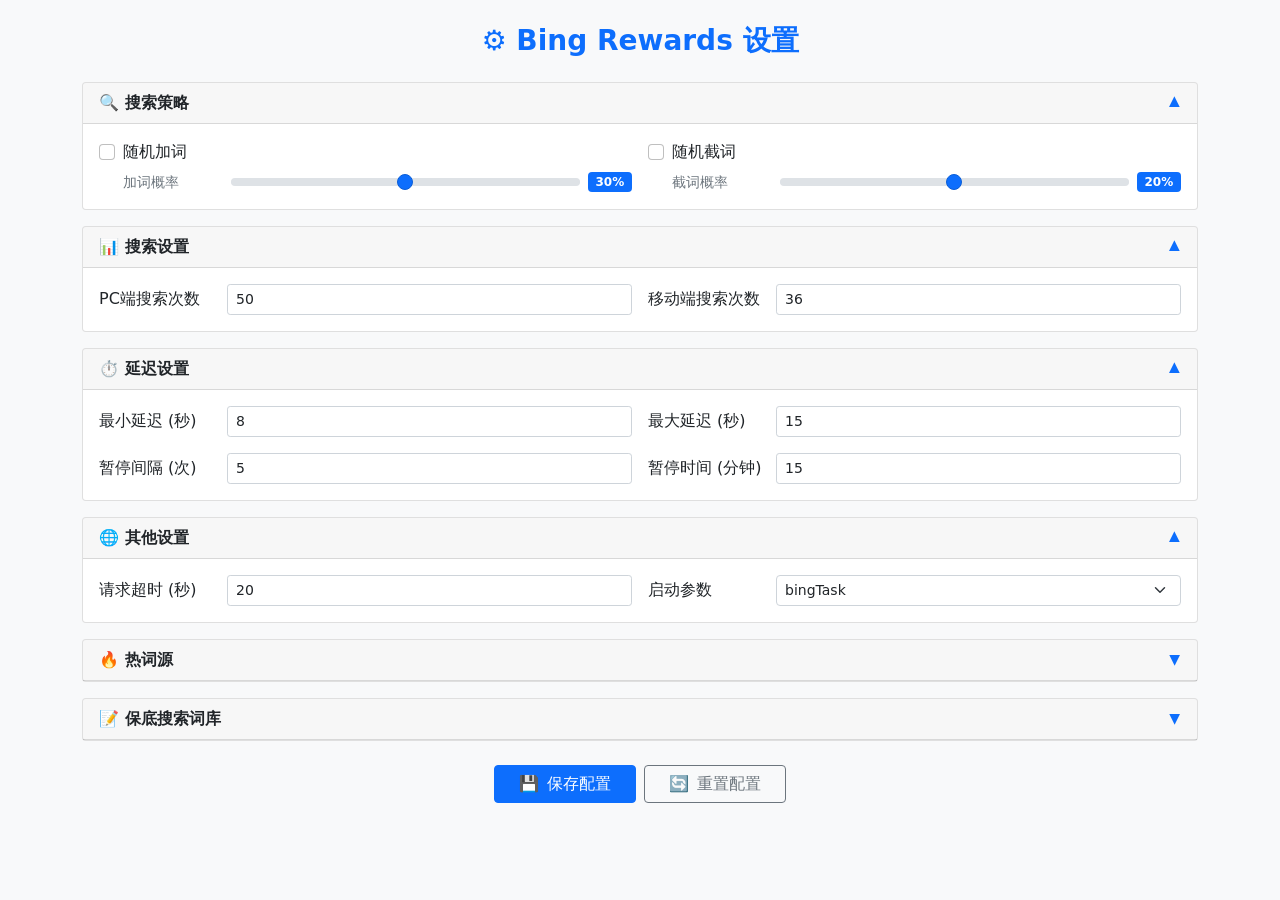
<file: bing-rewards-extension/options.html>
<!DOCTYPE html>
<html lang="zh-CN">
<head>
    <meta charset="UTF-8">
    <meta name="viewport" content="width=device-width, initial-scale=1.0">
    <title>Bing Rewards 设置</title>
    <link rel="icon" type="image/png" href="images/favicon.png">
    <link rel="stylesheet" href="css/bootstrap.min.css">
    <link rel="stylesheet" href="css/options.css">
</head>
<body class="bg-light">
    <div class="container py-4">
        <div class="text-center mb-4">
            <h1 class="h3 fw-bold text-primary">⚙️ Bing Rewards 设置</h1>
        </div>
        
        <div class="row g-3">
            <div class="col-12">
                <div class="card">
                    <div class="card-header d-flex justify-content-between align-items-center py-2">
                        <span class="fw-bold">🔍 搜索策略</span>
                        <button class="btn btn-sm btn-link text-decoration-none p-0" type="button" data-bs-toggle="collapse" data-bs-target="#collapseSearchStrategy" aria-expanded="true">
                            <span class="collapse-icon">▼</span>
                        </button>
                    </div>
                    <div class="collapse show" id="collapseSearchStrategy">
                        <div class="card-body py-3">
                            <div class="row g-3">
                                <div class="col-md-6">
                                    <div class="form-check">
                                        <input class="form-check-input" type="checkbox" id="randomAddWords">
                                        <label class="form-check-label" for="randomAddWords">随机加词</label>
                                    </div>
                                    <div class="ps-4 mt-2">
                                        <div class="d-flex align-items-center gap-2">
                                            <label for="addWordsFactor" class="form-label mb-0 text-muted small" style="min-width: 100px;">加词概率</label>
                                            <input type="range" class="form-range flex-grow-1" min="0" max="1" step="0.1" id="addWordsFactor">
                                            <span class="badge bg-primary" id="addWordsFactorValue">30%</span>
                                        </div>
                                    </div>
                                </div>
                                <div class="col-md-6">
                                    <div class="form-check">
                                        <input class="form-check-input" type="checkbox" id="randomCutWords">
                                        <label class="form-check-label" for="randomCutWords">随机截词</label>
                                    </div>
                                    <div class="ps-4 mt-2">
                                        <div class="d-flex align-items-center gap-2">
                                            <label for="cutWordsFactor" class="form-label mb-0 text-muted small" style="min-width: 100px;">截词概率</label>
                                            <input type="range" class="form-range flex-grow-1" min="0" max="1" step="0.1" id="cutWordsFactor">
                                            <span class="badge bg-primary" id="cutWordsFactorValue">20%</span>
                                        </div>
                                    </div>
                                </div>
                            </div>
                        </div>
                    </div>
                </div>
            </div>
            
            <div class="col-12">
                <div class="card">
                    <div class="card-header d-flex justify-content-between align-items-center py-2">
                        <span class="fw-bold">📊 搜索设置</span>
                        <button class="btn btn-sm btn-link text-decoration-none p-0" type="button" data-bs-toggle="collapse" data-bs-target="#collapseSearchCount" aria-expanded="true">
                            <span class="collapse-icon">▼</span>
                        </button>
                    </div>
                    <div class="collapse show" id="collapseSearchCount">
                        <div class="card-body py-3">
                            <div class="row g-3">
                                <div class="col-md-6">
                                    <div class="d-flex align-items-center gap-2">
                                        <label for="maxWebSearches" class="form-label mb-0" style="min-width: 120px;">PC端搜索次数</label>
                                        <input type="number" class="form-control form-control-sm" id="maxWebSearches" min="10" max="100" value="50">
                                    </div>
                                </div>
                                <div class="col-md-6">
                                    <div class="d-flex align-items-center gap-2">
                                        <label for="maxMobileSearches" class="form-label mb-0" style="min-width: 120px;">移动端搜索次数</label>
                                        <input type="number" class="form-control form-control-sm" id="maxMobileSearches" min="10" max="50" value="36">
                                    </div>
                                </div>
                            </div>
                        </div>
                    </div>
                </div>
            </div>
            
            <div class="col-12">
                <div class="card">
                    <div class="card-header d-flex justify-content-between align-items-center py-2">
                        <span class="fw-bold">⏱️ 延迟设置</span>
                        <button class="btn btn-sm btn-link text-decoration-none p-0" type="button" data-bs-toggle="collapse" data-bs-target="#collapseDelay" aria-expanded="true">
                            <span class="collapse-icon">▼</span>
                        </button>
                    </div>
                    <div class="collapse show" id="collapseDelay">
                        <div class="card-body py-3">
                            <div class="row g-3">
                                <div class="col-md-6">
                                    <div class="d-flex align-items-center gap-2">
                                        <label for="minDelay" class="form-label mb-0" style="min-width: 120px;">最小延迟 (秒)</label>
                                        <input type="number" class="form-control form-control-sm" id="minDelay" min="1" max="30" step="1" value="8">
                                    </div>
                                </div>
                                <div class="col-md-6">
                                    <div class="d-flex align-items-center gap-2">
                                        <label for="maxDelay" class="form-label mb-0" style="min-width: 120px;">最大延迟 (秒)</label>
                                        <input type="number" class="form-control form-control-sm" id="maxDelay" min="5" max="60" step="1" value="15">
                                    </div>
                                </div>
                                <div class="col-md-6">
                                    <div class="d-flex align-items-center gap-2">
                                        <label for="pauseInterval" class="form-label mb-0" style="min-width: 120px;">暂停间隔 (次)</label>
                                        <input type="number" class="form-control form-control-sm" id="pauseInterval" min="1" max="20" value="5">
                                    </div>
                                </div>
                                <div class="col-md-6">
                                    <div class="d-flex align-items-center gap-2">
                                        <label for="pauseTime" class="form-label mb-0" style="min-width: 120px;">暂停时间 (分钟)</label>
                                        <input type="number" class="form-control form-control-sm" id="pauseTime" min="1" max="60" value="15">
                                    </div>
                                </div>
                            </div>
                        </div>
                    </div>
                </div>
            </div>
            
            <div class="col-12">
                <div class="card">
                    <div class="card-header d-flex justify-content-between align-items-center py-2">
                        <span class="fw-bold">🌐 其他设置</span>
                        <button class="btn btn-sm btn-link text-decoration-none p-0" type="button" data-bs-toggle="collapse" data-bs-target="#collapseOther" aria-expanded="true">
                            <span class="collapse-icon">▼</span>
                        </button>
                    </div>
                    <div class="collapse show" id="collapseOther">
                        <div class="card-body py-3">
                            <div class="row g-3">
                                <div class="col-md-6">
                                    <div class="d-flex align-items-center gap-2">
                                        <label for="requestTimeout" class="form-label mb-0" style="min-width: 120px;">请求超时 (秒)</label>
                                        <input type="number" class="form-control form-control-sm" id="requestTimeout" min="5" max="60" value="20">
                                    </div>
                                </div>
                                <div class="col-md-6">
                                    <div class="d-flex align-items-center gap-2">
                                        <label for="startParam" class="form-label mb-0" style="min-width: 120px;">启动参数</label>
                                        <select class="form-select form-select-sm" id="startParam">
                                            <option value="bingTask">bingTask</option>
                                            <option value="runSearch">runSearch</option>
                                            <option value="initiateSearch">initiateSearch</option>
                                            <option value="bingSearchMode">bingSearchMode</option>
                                            <option value="autoSearch">autoSearch</option>
                                        </select>
                                    </div>
                                </div>
                            </div>
                        </div>
                    </div>
                </div>
            </div>
            
            <div class="col-12">
                <div class="card">
                    <div class="card-header d-flex justify-content-between align-items-center py-2">
                        <span class="fw-bold">🔥 热词源</span>
                        <button class="btn btn-sm btn-link text-decoration-none p-0" type="button" data-bs-toggle="collapse" data-bs-target="#collapseSources" aria-expanded="false">
                            <span class="collapse-icon">▼</span>
                        </button>
                    </div>
                    <div class="collapse" id="collapseSources">
                        <div class="card-body py-3">
                            <div class="row g-4">
                                <div class="col-md-6">
                                    <h6 class="fw-bold mb-3 pb-2 border-bottom">PC端</h6>
                                    <div id="pcSourcesContainer"></div>
                                    <button class="btn btn-outline-primary btn-sm mt-2" id="addPcSource">
                                        <span class="me-1">➕</span>添加
                                    </button>
                                </div>
                                <div class="col-md-6">
                                    <h6 class="fw-bold mb-3 pb-2 border-bottom">移动端</h6>
                                    <div id="mobileSourcesContainer"></div>
                                    <button class="btn btn-outline-primary btn-sm mt-2" id="addMobileSource">
                                        <span class="me-1">➕</span>添加
                                    </button>
                                </div>
                            </div>
                        </div>
                    </div>
                </div>
            </div>

            
            <div class="col-12">
                <div class="card">
                    <div class="card-header d-flex justify-content-between align-items-center py-2">
                        <span class="fw-bold">📝 保底搜索词库</span>
                        <button class="btn btn-sm btn-link text-decoration-none p-0" type="button" data-bs-toggle="collapse" data-bs-target="#collapseSearchWords" aria-expanded="false">
                            <span class="collapse-icon">▼</span>
                        </button>
                    </div>
                    <div class="collapse" id="collapseSearchWords">
                        <div class="card-body py-3">
                            <div class="mb-3">
                                <label for="searchWords" class="form-label">搜索词库（每行一个词）</label>
                                <textarea class="form-control" id="searchWords" rows="15" placeholder="每行输入一个搜索词"></textarea>
                                <div class="form-text">当API获取的热词不足时，将使用这些词作为补充。建议至少保留50个词。</div>
                            </div>
                            <div class="d-flex justify-content-between align-items-center">
                                <span class="text-muted small" id="searchWordsCount">共 0 个词</span>
                                <button class="btn btn-outline-secondary btn-sm" id="resetSearchWords">
                                    <span class="me-1">🔄</span>恢复默认
                                </button>
                            </div>
                        </div>
                    </div>
                </div>
            </div>
        </div>
        
        <div class="d-flex justify-content-center gap-2 my-4">
            <button class="btn btn-primary px-4" id="saveSettings">
                <span class="me-2">💾</span>保存配置
            </button>
            <button class="btn btn-outline-secondary px-4" id="resetSettings">
                <span class="me-2">🔄</span>重置配置
            </button>
        </div>
        
        <div class="text-center text-muted small" id="versionInfo"></div>
    </div>
    
    <template id="sourceItemTemplate">
        <div class="source-item">
            <div class="source-item-header">
                <span class="source-item-name"></span>
                <div class="source-item-actions">
                    <button class="btn btn-sm btn-outline-warning" data-action="edit">编辑</button>
                    <button class="btn btn-sm btn-outline-danger" data-action="delete">删除</button>
                </div>
            </div>
            <div class="source-item-body">
                <div class="mb-2">
                    <div class="d-flex align-items-center gap-2">
                        <label class="form-label mb-0 small text-muted" style="min-width: 50px;">名称</label>
                        <input type="text" class="form-control form-control-sm" data-field="name">
                    </div>
                </div>
                <div class="mb-2">
                    <div class="d-flex align-items-center gap-2">
                        <label class="form-label mb-0 small text-muted" style="min-width: 50px;">URL</label>
                        <input type="text" class="form-control form-control-sm" data-field="url">
                    </div>
                </div>
                <div class="mb-2">
                    <label class="form-label small text-muted">解析器 (JavaScript表达式，返回数组)</label>
                    <textarea class="form-control form-control-sm" data-field="parser"></textarea>
                </div>
                <div class="text-end">
                    <button class="btn btn-sm btn-outline-secondary me-1" data-action="cancel">取消</button>
                    <button class="btn btn-sm btn-outline-success" data-action="save">保存</button>
                </div>
            </div>
        </div>
    </template>
    
    <script src="js/bootstrap.bundle.min.js"></script>
    <script src="options.js"></script>
</body>
</html>
</file>
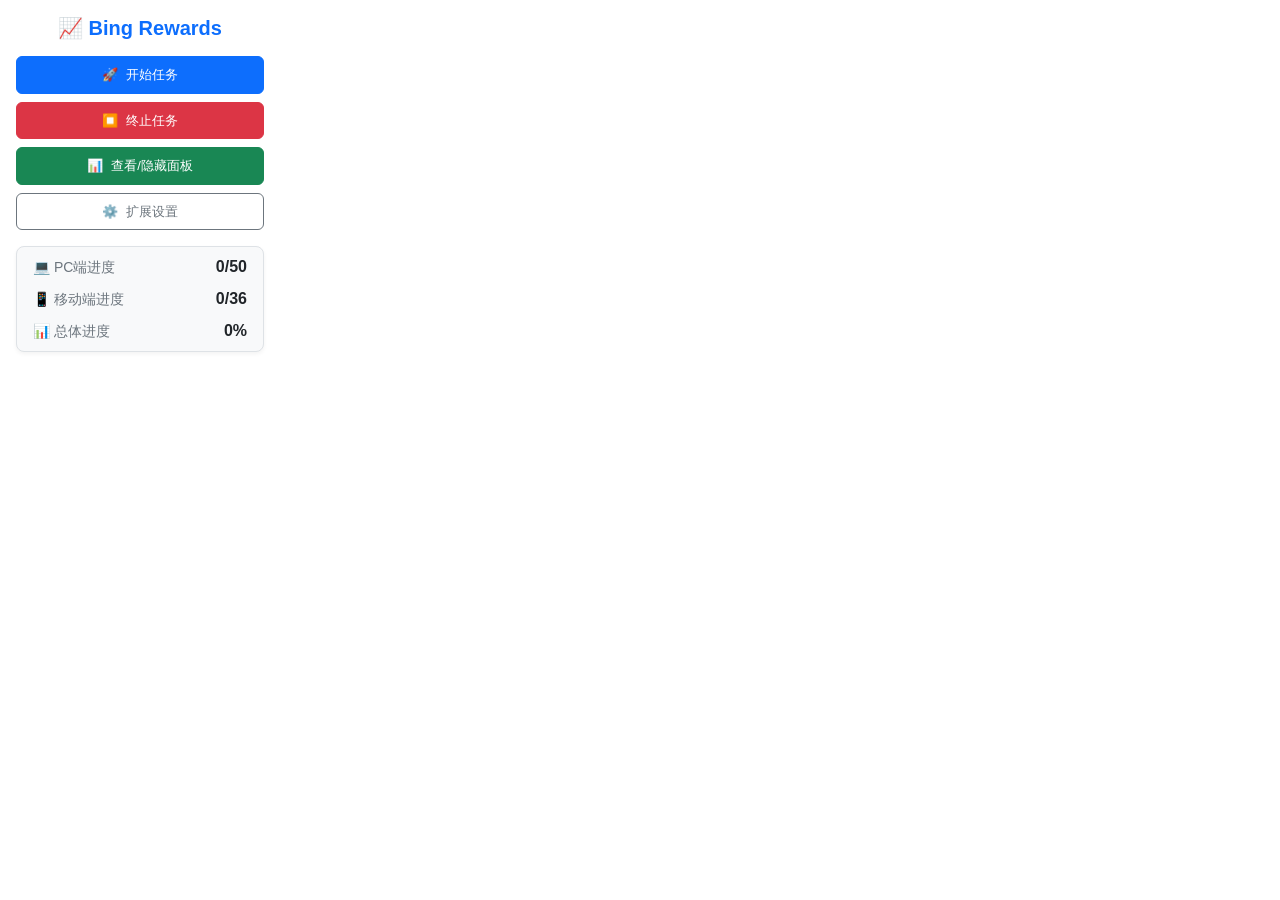
<file: bing-rewards-extension/popup.html>
<!DOCTYPE html>
<html lang="zh-CN">
<head>
    <meta charset="UTF-8">
    <meta name="viewport" content="width=device-width, initial-scale=1.0">
    <title>Bing Rewards</title>
    <link rel="icon" type="image/png" href="images/favicon.png">
    <link rel="stylesheet" href="css/bootstrap.min.css">
    <link rel="stylesheet" href="css/popup.css">
</head>
<body class="p-3">
    <h1 class="h5 text-center mb-3 text-primary fw-bold">📈 Bing Rewards</h1>
    
    <div class="vstack gap-2 mb-3">
        <button class="btn btn-primary" id="startBtn">
            <span class="me-2">🚀</span>开始任务
        </button>
        <button class="btn btn-danger" id="stopBtn">
            <span class="me-2">⏹️</span>终止任务
        </button>
        <button class="btn btn-success" id="togglePanelBtn">
            <span class="me-2">📊</span>查看/隐藏面板
        </button>
        <button class="btn btn-outline-secondary" id="settingsBtn">
            <span class="me-2">⚙️</span>扩展设置
        </button>
    </div>
    
    <div class="card bg-light mb-3">
        <div class="card-body py-2">
            <div class="d-flex justify-content-between align-items-center mb-2">
                <span class="text-muted small">💻 PC端进度</span>
                <span class="fw-bold" id="pcProgress">0/50</span>
            </div>
            <div class="d-flex justify-content-between align-items-center mb-2">
                <span class="text-muted small">📱 移动端进度</span>
                <span class="fw-bold" id="mobileProgress">0/36</span>
            </div>
            <div class="d-flex justify-content-between align-items-center">
                <span class="text-muted small">📊 总体进度</span>
                <span class="fw-bold" id="overallProgress">0%</span>
            </div>
        </div>
    </div>
    
    <div id="configStatus" class="alert alert-warning text-center small" style="display: none;">
        ⏳ 任务执行中
    </div>
    
    <div class="text-center text-muted small" id="versionInfo"></div>
    
    <script src="popup.js"></script>
</body>
</html>
</file>
<file: bing-rewards-extension/css/options.css>
.collapse-icon {
    display: inline-block;
    transition: transform 0.3s ease;
}

.btn[aria-expanded="true"] .collapse-icon {
    transform: rotate(180deg);
}

.source-item {
    background: #f8f9fa;
    border: 1px solid #dee2e6;
    border-radius: 4px;
    padding: 12px;
    margin-bottom: 10px;
}

.source-item-header {
    display: flex;
    justify-content: space-between;
    align-items: center;
    margin-bottom: 8px;
}

.source-item-name {
    font-weight: 600;
    color: #333;
    flex: 1;
}

.source-item-actions {
    display: flex;
    gap: 5px;
}

.source-item-body {
    display: none;
}

.source-item-body.active {
    display: block;
}

.source-item-body textarea {
    resize: vertical;
    min-height: 60px;
    font-family: monospace;
}

.form-range {
    height: 4px;
    background: linear-gradient(to right, #0d6efd 0%, #0d6efd 0%, #e9ecef 0%, #e9ecef 100%);
    border-radius: 2px;
}

.form-range::-webkit-slider-thumb {
    -webkit-appearance: none;
    width: 16px;
    height: 16px;
    background: #0d6efd;
    border-radius: 50%;
    cursor: pointer;
    border: 1px solid #0b5ed7;
}

.form-range::-moz-range-thumb {
    width: 16px;
    height: 16px;
    background: #0d6efd;
    border-radius: 50%;
    cursor: pointer;
    border: 1px solid #0b5ed7;
}
</file>
<file: bing-rewards-extension/css/popup.css>
body {
    width: 280px;
    font-family: -apple-system, BlinkMacSystemFont, 'Segoe UI', Roboto, sans-serif;
    background-color: #fff;
    line-height: 1.5;
}

.btn {
    font-size: 13px;
    font-weight: 500;
    padding: 8px 12px;
    border-radius: 6px;
    transition: all 0.2s ease;
}

.btn:hover {
    transform: translateY(-1px);
    box-shadow: 0 4px 8px rgba(0, 0, 0, 0.1);
}

.btn:active {
    transform: translateY(0);
    box-shadow: none;
}

.card {
    border: 1px solid #dee2e6;
    border-radius: 8px;
    box-shadow: 0 2px 4px rgba(0, 0, 0, 0.05);
}

.alert {
    border-radius: 6px;
    padding: 10px;
}

.fw-bold {
    font-weight: 600;
}
</file>
<file: assets/stylesheets/main.57a0d79d.min.css>
@charset "UTF-8";html{box-sizing:border-box;-webkit-text-size-adjust:none;-moz-text-size-adjust:none;text-size-adjust:none}*,:after,:before{box-sizing:inherit}@media(prefers-reduced-motion){*,:after,:before{transition:none!important}}body{margin:0;-webkit-font-smoothing:antialiased;-moz-osx-font-smoothing:grayscale;--md-text-font-family:var(--md-text-font, _),
    -apple-system, BlinkMacSystemFont, Helvetica, Arial, sans-serif;--md-code-font-family:var(--md-code-font, _),
    SFMono-Regular, Consolas, Menlo, monospace}.md-typeset code:not(.focus-visible),a,button,input,label{-webkit-tap-highlight-color:transparent}a{color:inherit;text-decoration:none}hr{box-sizing:initial;display:block;height:.05rem;padding:0;overflow:visible;border:0}small{font-size:80%}sub,sup{line-height:1em}img{border-style:none}table{border-spacing:0;border-collapse:initial}td,th{font-weight:400;vertical-align:top}button{padding:0;margin:0;font-family:inherit;font-size:inherit;background:#0000;border:0}input{border:0;outline:none}:root{--md-primary-fg-color:#4051b5;--md-primary-fg-color--light:#5d6cc0;--md-primary-fg-color--dark:#303fa1;--md-primary-bg-color:#fff;--md-primary-bg-color--light:#ffffffb3;--md-accent-fg-color:#526cfe;--md-accent-fg-color--transparent:#526cfe1a;--md-accent-bg-color:#fff;--md-accent-bg-color--light:#ffffffb3;--md-typeset-table-sort-icon:url("data:image/svg+xml;charset=utf-8,<svg xmlns='http://www.w3.org/2000/svg' viewBox='0 0 24 24'><path d='m18 21-4-4h3V7h-3l4-4 4 4h-3v10h3M2 19v-2h10v2M2 13v-2h7v2M2 7V5h4v2z'/></svg>");--md-typeset-table-sort-icon--asc:url("data:image/svg+xml;charset=utf-8,<svg xmlns='http://www.w3.org/2000/svg' viewBox='0 0 24 24'><path d='M19 17h3l-4 4-4-4h3V3h2M2 17h10v2H2M6 5v2H2V5m0 6h7v2H2z'/></svg>");--md-typeset-table-sort-icon--desc:url("data:image/svg+xml;charset=utf-8,<svg xmlns='http://www.w3.org/2000/svg' viewBox='0 0 24 24'><path d='M19 7h3l-4-4-4 4h3v14h2M2 17h10v2H2M6 5v2H2V5m0 6h7v2H2z'/></svg>")}[data-md-color-scheme=default]{color-scheme:light}[data-md-color-scheme=default] img[src$="#gh-dark-mode-only"],[data-md-color-scheme=default] img[src$="#only-dark"]{display:none}:root,[data-md-color-scheme=default]{--md-hue:225deg;--md-default-fg-color:#000000de;--md-default-fg-color--light:#0000008a;--md-default-fg-color--lighter:#00000052;--md-default-fg-color--lightest:#00000012;--md-default-bg-color:#fff;--md-default-bg-color--light:#ffffffb3;--md-default-bg-color--lighter:#ffffff4d;--md-default-bg-color--lightest:#ffffff1f;--md-code-fg-color:#36464e;--md-code-bg-color:#f5f5f5;--md-code-bg-color--light:#f5f5f5b3;--md-code-bg-color--lighter:#f5f5f54d;--md-code-hl-color:#4287ff;--md-code-hl-color--light:#4287ff1a;--md-code-hl-number-color:#d52a2a;--md-code-hl-special-color:#db1457;--md-code-hl-function-color:#a846b9;--md-code-hl-constant-color:#6e59d9;--md-code-hl-keyword-color:#3f6ec6;--md-code-hl-string-color:#1c7d4d;--md-code-hl-name-color:var(--md-code-fg-color);--md-code-hl-operator-color:var(--md-default-fg-color--light);--md-code-hl-punctuation-color:var(--md-default-fg-color--light);--md-code-hl-comment-color:var(--md-default-fg-color--light);--md-code-hl-generic-color:var(--md-default-fg-color--light);--md-code-hl-variable-color:var(--md-default-fg-color--light);--md-typeset-color:var(--md-default-fg-color);--md-typeset-a-color:var(--md-primary-fg-color);--md-typeset-del-color:#f5503d26;--md-typeset-ins-color:#0bd57026;--md-typeset-kbd-color:#fafafa;--md-typeset-kbd-accent-color:#fff;--md-typeset-kbd-border-color:#b8b8b8;--md-typeset-mark-color:#ffff0080;--md-typeset-table-color:#0000001f;--md-typeset-table-color--light:#00000009;--md-admonition-fg-color:var(--md-default-fg-color);--md-admonition-bg-color:var(--md-default-bg-color);--md-warning-fg-color:#000000de;--md-warning-bg-color:#ff9;--md-footer-fg-color:#fff;--md-footer-fg-color--light:#ffffffb3;--md-footer-fg-color--lighter:#ffffff73;--md-footer-bg-color:#000000de;--md-footer-bg-color--dark:#00000052;--md-shadow-z1:0 0.2rem 0.5rem #0000000d,
    0 0 0.05rem #0000001a;--md-shadow-z2:0 0.2rem 0.5rem #0000001a,
    0 0 0.05rem #00000040;--md-shadow-z3:0 0.2rem 0.5rem #0003,
    0 0 0.05rem #00000059}.md-icon svg{display:block;width:1.2rem;height:1.2rem;fill:currentcolor}aside,body,input{font-family:var(--md-text-font-family);font-feature-settings:"kern","liga";color:var(--md-typeset-color)}code,kbd,pre{font-family:var(--md-code-font-family);font-feature-settings:"kern"}.md-typeset{font-size:.8rem;line-height:1.6;overflow-wrap:break-word;-webkit-print-color-adjust:exact;color-adjust:exact}@media print{.md-typeset{font-size:.68rem}.md-typeset code,.md-typeset kbd,.md-typeset pre{white-space:pre-wrap}}.md-typeset blockquote,.md-typeset dl,.md-typeset figure,.md-typeset ol,.md-typeset pre,.md-typeset ul{margin-top:1em;margin-bottom:1em}.md-typeset h1{margin:0 0 1.25em;font-size:2em;line-height:1.3;color:var(--md-default-fg-color--light)}.md-typeset h1,.md-typeset h2{font-weight:300;letter-spacing:-.01em}.md-typeset h2{margin:1.6em 0 .64em;font-size:1.5625em;line-height:1.4}.md-typeset h3{margin:1.6em 0 .8em;font-size:1.25em;font-weight:400;line-height:1.5;letter-spacing:-.01em}.md-typeset h2+h3{margin-top:.8em}.md-typeset h4{margin:1em 0;font-weight:700;letter-spacing:-.01em}.md-typeset h5,.md-typeset h6{margin:1.25em 0;font-size:.8em;font-weight:700;color:var(--md-default-fg-color--light);letter-spacing:-.01em}.md-typeset h5{text-transform:uppercase}.md-typeset h5 code{text-transform:none}.md-typeset hr{display:flow-root;margin:1.5em 0;border-bottom:.05rem solid var(--md-default-fg-color--lightest)}.md-typeset a{color:var(--md-typeset-a-color);word-break:break-word}.md-typeset a,.md-typeset a:before{transition:color 125ms}.md-typeset a:focus,.md-typeset a:hover{color:var(--md-accent-fg-color)}.md-typeset a:focus code,.md-typeset a:hover code{color:var(--md-accent-fg-color);background-color:var(--md-accent-fg-color--transparent)}.md-typeset a code{color:var(--md-typeset-a-color)}.md-typeset a.focus-visible{outline-color:var(--md-accent-fg-color);outline-offset:.2rem}.md-typeset code,.md-typeset kbd,.md-typeset pre{font-variant-ligatures:none;color:var(--md-code-fg-color);direction:ltr;transition:background-color 125ms}.md-typeset code{padding:0 .2941176471em;font-size:.85em;word-break:break-word;background-color:var(--md-code-bg-color);border-radius:.1rem;-webkit-box-decoration-break:clone;box-decoration-break:clone;transition:color 125ms,background-color 125ms}.md-typeset code:not(.focus-visible){outline:none}.md-typeset pre{position:relative;display:flow-root;line-height:1.4}.md-typeset pre>code{display:block;padding:.7720588235em 1.1764705882em;margin:0;overflow:auto;word-break:normal;touch-action:auto;scrollbar-color:var(--md-default-fg-color--lighter) #0000;scrollbar-width:thin;outline-color:var(--md-accent-fg-color);box-shadow:none;-webkit-box-decoration-break:slice;box-decoration-break:slice}.md-typeset pre>code:hover{scrollbar-color:var(--md-accent-fg-color) #0000}.md-typeset pre>code::-webkit-scrollbar{width:.2rem;height:.2rem}.md-typeset pre>code::-webkit-scrollbar-thumb{background-color:var(--md-default-fg-color--lighter)}.md-typeset pre>code::-webkit-scrollbar-thumb:hover{background-color:var(--md-accent-fg-color)}.md-typeset kbd{display:inline-block;padding:0 .6666666667em;font-size:.75em;color:var(--md-default-fg-color);word-break:break-word;vertical-align:text-top;background-color:var(--md-typeset-kbd-color);border-radius:.1rem;box-shadow:0 .1rem 0 .05rem var(--md-typeset-kbd-border-color),0 .1rem 0 var(--md-typeset-kbd-border-color),0 -.1rem .2rem var(--md-typeset-kbd-accent-color) inset}.md-typeset mark{color:inherit;word-break:break-word;background-color:var(--md-typeset-mark-color);-webkit-box-decoration-break:clone;box-decoration-break:clone}.md-typeset abbr{text-decoration:none;cursor:help}.md-typeset [data-preview],.md-typeset abbr{border-bottom:.05rem dotted var(--md-default-fg-color--light)}.md-typeset small{opacity:.75}[dir=ltr] .md-typeset sub,[dir=ltr] .md-typeset sup{margin-left:.078125em}[dir=rtl] .md-typeset sub,[dir=rtl] .md-typeset sup{margin-right:.078125em}[dir=ltr] .md-typeset blockquote{padding-left:.6rem;border-left:.2rem solid var(--md-default-fg-color--lighter)}[dir=rtl] .md-typeset blockquote{padding-right:.6rem;border-right:.2rem solid var(--md-default-fg-color--lighter)}.md-typeset blockquote{margin-left:0;margin-right:0;color:var(--md-default-fg-color--light)}.md-typeset ul{list-style-type:disc}.md-typeset ul[type]{list-style-type:revert-layer}[dir=ltr] .md-typeset ol,[dir=ltr] .md-typeset ol li ol,[dir=ltr] .md-typeset ol li ul,[dir=ltr] .md-typeset ul,[dir=ltr] .md-typeset ul li ol,[dir=ltr] .md-typeset ul li ul{margin-left:.625em}[dir=rtl] .md-typeset ol,[dir=rtl] .md-typeset ol li ol,[dir=rtl] .md-typeset ol li ul,[dir=rtl] .md-typeset ul,[dir=rtl] .md-typeset ul li ol,[dir=rtl] .md-typeset ul li ul{margin-right:.625em}.md-typeset ol,.md-typeset ul{padding:0}.md-typeset ol:not([hidden]),.md-typeset ul:not([hidden]){display:flow-root}.md-typeset ol ol,.md-typeset ul ol{list-style-type:lower-alpha}.md-typeset ol ol ol,.md-typeset ul ol ol{list-style-type:lower-roman}.md-typeset ol ol ol ol,.md-typeset ul ol ol ol{list-style-type:upper-alpha}.md-typeset ol ol ol ol ol,.md-typeset ul ol ol ol ol{list-style-type:upper-roman}.md-typeset ol[type],.md-typeset ul[type]{list-style-type:revert-layer}[dir=ltr] .md-typeset ol li,[dir=ltr] .md-typeset ul li{margin-left:1.25em}[dir=rtl] .md-typeset ol li,[dir=rtl] .md-typeset ul li{margin-right:1.25em}.md-typeset ol li,.md-typeset ul li{margin-bottom:.5em}.md-typeset ol li blockquote,.md-typeset ol li p,.md-typeset ul li blockquote,.md-typeset ul li p{margin:.5em 0}.md-typeset ol li:last-child,.md-typeset ul li:last-child{margin-bottom:0}.md-typeset ol li ol,.md-typeset ol li ul,.md-typeset ul li ol,.md-typeset ul li ul{margin-top:.5em;margin-bottom:.5em}[dir=ltr] .md-typeset dd{margin-left:1.875em}[dir=rtl] .md-typeset dd{margin-right:1.875em}.md-typeset dd{margin-top:1em;margin-bottom:1.5em}.md-typeset img,.md-typeset svg,.md-typeset video{max-width:100%;height:auto}.md-typeset img[align=left]{margin:1em 1em 1em 0}.md-typeset img[align=right]{margin:1em 0 1em 1em}.md-typeset img[align]:only-child{margin-top:0}.md-typeset figure{display:flow-root;width:fit-content;max-width:100%;margin:1em auto;text-align:center}.md-typeset figure img{display:block;margin:0 auto}.md-typeset figcaption{max-width:24rem;margin:1em auto;font-style:italic}.md-typeset iframe{max-width:100%}.md-typeset table:not([class]){display:inline-block;max-width:100%;overflow:auto;font-size:.64rem;touch-action:auto;background-color:var(--md-default-bg-color);border:.05rem solid var(--md-typeset-table-color);border-radius:.1rem}@media print{.md-typeset table:not([class]){display:table}}.md-typeset table:not([class])+*{margin-top:1.5em}.md-typeset table:not([class]) td>:first-child,.md-typeset table:not([class]) th>:first-child{margin-top:0}.md-typeset table:not([class]) td>:last-child,.md-typeset table:not([class]) th>:last-child{margin-bottom:0}.md-typeset table:not([class]) td:not([align]),.md-typeset table:not([class]) th:not([align]){text-align:left}[dir=rtl] .md-typeset table:not([class]) td:not([align]),[dir=rtl] .md-typeset table:not([class]) th:not([align]){text-align:right}.md-typeset table:not([class]) th{min-width:5rem;padding:.9375em 1.25em;font-weight:700;vertical-align:top}.md-typeset table:not([class]) td{padding:.9375em 1.25em;vertical-align:top;border-top:.05rem solid var(--md-typeset-table-color)}.md-typeset table:not([class]) tbody tr{transition:background-color 125ms}.md-typeset table:not([class]) tbody tr:hover{background-color:var(--md-typeset-table-color--light);box-shadow:0 .05rem 0 var(--md-default-bg-color) inset}.md-typeset table:not([class]) a{word-break:normal}.md-typeset table th[role=columnheader]{cursor:pointer}[dir=ltr] .md-typeset table th[role=columnheader]:after{margin-left:.5em}[dir=rtl] .md-typeset table th[role=columnheader]:after{margin-right:.5em}.md-typeset table th[role=columnheader]:after{display:inline-block;width:1.2em;height:1.2em;vertical-align:text-bottom;content:"";-webkit-mask-image:var(--md-typeset-table-sort-icon);mask-image:var(--md-typeset-table-sort-icon);-webkit-mask-repeat:no-repeat;mask-repeat:no-repeat;-webkit-mask-size:contain;mask-size:contain;transition:background-color 125ms}.md-typeset table th[role=columnheader]:hover:after{background-color:var(--md-default-fg-color--lighter)}.md-typeset table th[role=columnheader][aria-sort=ascending]:after{background-color:var(--md-default-fg-color--light);-webkit-mask-image:var(--md-typeset-table-sort-icon--asc);mask-image:var(--md-typeset-table-sort-icon--asc)}.md-typeset table th[role=columnheader][aria-sort=descending]:after{background-color:var(--md-default-fg-color--light);-webkit-mask-image:var(--md-typeset-table-sort-icon--desc);mask-image:var(--md-typeset-table-sort-icon--desc)}.md-typeset__scrollwrap{margin:1em -.8rem;overflow-x:auto;touch-action:auto}.md-typeset__table{display:inline-block;padding:0 .8rem;margin-bottom:.5em}@media print{.md-typeset__table{display:block}}html .md-typeset__table table{display:table;width:100%;margin:0;overflow:hidden}@media screen and (max-width:44.984375em){.md-content__inner>pre{margin:1em -.8rem}.md-content__inner>pre code{border-radius:0}}.md-typeset .md-author{position:relative;display:block;flex-shrink:0;width:1.6rem;height:1.6rem;overflow:hidden;border-radius:100%;transition:color 125ms,transform 125ms}.md-typeset .md-author img{display:block}.md-typeset .md-author--more{font-size:.6rem;font-weight:700;line-height:1.6rem;color:var(--md-default-fg-color--lighter);text-align:center;background:var(--md-default-fg-color--lightest)}.md-typeset .md-author--long{width:2.4rem;height:2.4rem}.md-typeset a.md-author{transform:scale(1)}.md-typeset a.md-author img{filter:grayscale(100%) opacity(75%);border-radius:100%;transition:filter 125ms}.md-typeset a.md-author:focus,.md-typeset a.md-author:hover{z-index:1;transform:scale(1.1)}.md-typeset a.md-author:focus img,.md-typeset a.md-author:hover img{filter:grayscale(0)}.md-banner{overflow:auto;color:var(--md-footer-fg-color);background-color:var(--md-footer-bg-color)}@media print{.md-banner{display:none}}.md-banner--warning{color:var(--md-warning-fg-color);background-color:var(--md-warning-bg-color)}.md-banner__inner{padding:0 .8rem;margin:.6rem auto;font-size:.7rem}[dir=ltr] .md-banner__button{float:right}[dir=rtl] .md-banner__button{float:left}.md-banner__button{color:inherit;cursor:pointer;transition:opacity .25s}.no-js .md-banner__button{display:none}.md-banner__button:hover{opacity:.7}html{height:100%;overflow-x:hidden;font-size:125%}@media screen and (min-width:100em){html{font-size:137.5%}}@media screen and (min-width:125em){html{font-size:150%}}body{position:relative;display:flex;flex-direction:column;width:100%;min-height:100%;font-size:.5rem;background-color:var(--md-default-bg-color)}@media print{body{display:block}}@media screen and (max-width:59.984375em){body[data-md-scrolllock]{position:fixed}}.md-grid{max-width:61rem;margin-left:auto;margin-right:auto}.md-container{display:flex;flex-grow:1;flex-direction:column}@media print{.md-container{display:block}}.md-main{flex-grow:1}.md-main__inner{display:flex;height:100%;margin-top:1.5rem}.md-ellipsis{overflow:hidden;text-overflow:ellipsis}.md-toggle{display:none}.md-option{position:absolute;width:0;height:0;opacity:0}.md-option:checked+label:not([hidden]){display:block}.md-option.focus-visible+label{outline-style:auto;outline-color:var(--md-accent-fg-color)}.md-skip{position:fixed;z-index:-1;padding:.3rem .5rem;margin:.5rem;font-size:.64rem;color:var(--md-default-bg-color);background-color:var(--md-default-fg-color);border-radius:.1rem;outline-color:var(--md-accent-fg-color);opacity:0;transform:translateY(.4rem)}.md-skip:focus{z-index:10;opacity:1;transition:transform .25s cubic-bezier(.4,0,.2,1),opacity 175ms 75ms;transform:translateY(0)}@page{margin:25mm}:root{--md-clipboard-icon:url("data:image/svg+xml;charset=utf-8,<svg xmlns='http://www.w3.org/2000/svg' viewBox='0 0 24 24'><path d='M19 21H8V7h11m0-2H8a2 2 0 0 0-2 2v14a2 2 0 0 0 2 2h11a2 2 0 0 0 2-2V7a2 2 0 0 0-2-2m-3-4H4a2 2 0 0 0-2 2v14h2V3h12z'/></svg>");--md-code-select-icon:url("data:image/svg+xml;charset=utf-8,<svg xmlns='http://www.w3.org/2000/svg' viewBox='0 0 24 24'><path d='M19 19h-4v2h4c1.1 0 2-.9 2-2v-4h-2m0-12h-4v2h4v4h2V5c0-1.1-.9-2-2-2M5 5h4V3H5c-1.1 0-2 .9-2 2v4h2m0 6H3v4c0 1.1.9 2 2 2h4v-2H5zm2-4h2v2H7zm4 0h2v2h-2zm4 0h2v2h-2zM7 7h2v2H7zm4 0h2v2h-2zm4 0h2v2h-2zm-8 8h2v2H7zm4 0h2v2h-2zm4 0h2v2h-2z'/></svg>");--md-code-copy-icon:url("data:image/svg+xml;charset=utf-8,<svg xmlns='http://www.w3.org/2000/svg' viewBox='0 0 24 24'><path d='M19 21H8V7h11m0-2H8a2 2 0 0 0-2 2v14a2 2 0 0 0 2 2h11a2 2 0 0 0 2-2V7a2 2 0 0 0-2-2m-3-4H4a2 2 0 0 0-2 2v14h2V3h12z'/></svg>")}.md-clipboard{z-index:1;width:1.5em;height:1.5em;color:var(--md-default-fg-color--lightest);cursor:pointer;border-radius:.1rem;outline-color:var(--md-accent-fg-color);outline-offset:.1rem;transition:color .25s}@media print{.md-clipboard{display:none}}.md-clipboard:not(.focus-visible){outline:none;-webkit-tap-highlight-color:transparent}:hover>.md-clipboard{color:var(--md-default-fg-color--light)}.md-clipboard:focus,.md-clipboard:hover{color:var(--md-accent-fg-color)}.md-clipboard:after{display:block;width:1.125em;height:1.125em;margin:0 auto;content:"";background-color:currentcolor;-webkit-mask-image:var(--md-clipboard-icon);mask-image:var(--md-clipboard-icon);-webkit-mask-repeat:no-repeat;mask-repeat:no-repeat;-webkit-mask-position:center;mask-position:center;-webkit-mask-size:contain;mask-size:contain}.md-clipboard--inline{cursor:pointer}.md-clipboard--inline code{transition:color .25s,background-color .25s}.md-clipboard--inline:focus code,.md-clipboard--inline:hover code{color:var(--md-accent-fg-color);background-color:var(--md-accent-fg-color--transparent)}.md-typeset .md-code__content{display:grid}.md-code__nav{position:absolute;top:.25em;right:.25em;z-index:1;display:flex;gap:.2rem;padding:.2rem;background-color:var(--md-code-bg-color--lighter);border-radius:.1rem;transition:background-color .25s}:hover>.md-code__nav{background-color:var(--md-code-bg-color--light)}.md-code__button{display:block;width:1.5em;height:1.5em;color:var(--md-default-fg-color--lightest);cursor:pointer;outline-color:var(--md-accent-fg-color);outline-offset:.1rem;transition:color .25s}:hover>*>.md-code__button{color:var(--md-default-fg-color--light)}.md-code__button.focus-visible,.md-code__button:hover{color:var(--md-accent-fg-color)}.md-code__button--active{color:var(--md-default-fg-color)!important}.md-code__button:after{display:block;width:1.125em;height:1.125em;margin:0 auto;content:"";background-color:currentcolor;-webkit-mask-repeat:no-repeat;mask-repeat:no-repeat;-webkit-mask-position:center;mask-position:center;-webkit-mask-size:contain;mask-size:contain}.md-code__button[data-md-type=select]:after{-webkit-mask-image:var(--md-code-select-icon);mask-image:var(--md-code-select-icon)}.md-code__button[data-md-type=copy]:after{-webkit-mask-image:var(--md-code-copy-icon);mask-image:var(--md-code-copy-icon)}@keyframes consent{0%{opacity:0;transform:translateY(100%)}to{opacity:1;transform:translateY(0)}}@keyframes overlay{0%{opacity:0}to{opacity:1}}.md-consent__overlay{position:fixed;top:0;z-index:5;width:100%;height:100%;background-color:#0000008a;-webkit-backdrop-filter:blur(.1rem);backdrop-filter:blur(.1rem);opacity:1;animation:overlay .25s both}.md-consent__inner{position:fixed;bottom:0;z-index:5;width:100%;max-height:100%;padding:0;overflow:auto;background-color:var(--md-default-bg-color);border:0;border-radius:.1rem;box-shadow:0 0 .2rem #0000001a,0 .2rem .4rem #0003;animation:consent .5s cubic-bezier(.1,.7,.1,1) both}.md-consent__form{padding:.8rem}.md-consent__settings{display:none;margin:1em 0}input:checked+.md-consent__settings{display:block}.md-consent__controls{margin-bottom:.8rem}.md-typeset .md-consent__controls .md-button{display:inline}@media screen and (max-width:44.984375em){.md-typeset .md-consent__controls .md-button{display:block;width:100%;margin-top:.4rem;text-align:center}}.md-consent label{cursor:pointer}.md-content{flex-grow:1;min-width:0}.md-content__inner{padding-top:.6rem;margin:0 .8rem 1.2rem}@media screen and (min-width:76.25em){[dir=ltr] .md-sidebar--primary:not([hidden])~.md-content>.md-content__inner,[dir=rtl] .md-sidebar--secondary:not([hidden])~.md-content>.md-content__inner{margin-left:1.2rem}[dir=ltr] .md-sidebar--secondary:not([hidden])~.md-content>.md-content__inner,[dir=rtl] .md-sidebar--primary:not([hidden])~.md-content>.md-content__inner{margin-right:1.2rem}}.md-content__inner:before{display:block;height:.4rem;content:""}.md-content__inner>:last-child{margin-bottom:0}[dir=ltr] .md-content__button{float:right;margin-left:.4rem}[dir=rtl] .md-content__button{float:left;margin-right:.4rem}.md-content__button{padding:0;margin:.4rem 0}@media print{.md-content__button{display:none}}.md-typeset .md-content__button{color:var(--md-default-fg-color--lighter)}.md-content__button svg{display:inline;vertical-align:top}[dir=rtl] .md-content__button svg{transform:scaleX(-1)}[dir=ltr] .md-dialog{right:.8rem}[dir=rtl] .md-dialog{left:.8rem}.md-dialog{position:fixed;bottom:.8rem;z-index:4;min-width:11.1rem;padding:.4rem .6rem;pointer-events:none;background-color:var(--md-default-fg-color);border-radius:.1rem;box-shadow:var(--md-shadow-z3);opacity:0;transition:transform 0s .4s,opacity .4s;transform:translateY(100%)}@media print{.md-dialog{display:none}}.md-dialog--active{pointer-events:auto;opacity:1;transition:transform .4s cubic-bezier(.075,.85,.175,1),opacity .4s;transform:translateY(0)}.md-dialog__inner{font-size:.7rem;color:var(--md-default-bg-color)}.md-feedback{margin:2em 0 1em;text-align:center}.md-feedback fieldset{padding:0;margin:0;border:none}.md-feedback__title{margin:1em auto;font-weight:700}.md-feedback__inner{position:relative}.md-feedback__list{position:relative;display:flex;flex-wrap:wrap;place-content:baseline center}.md-feedback__list:hover .md-icon:not(:disabled){color:var(--md-default-fg-color--lighter)}:disabled .md-feedback__list{min-height:1.8rem}.md-feedback__icon{flex-shrink:0;margin:0 .1rem;color:var(--md-default-fg-color--light);cursor:pointer;transition:color 125ms}.md-feedback__icon:not(:disabled).md-icon:hover{color:var(--md-accent-fg-color)}.md-feedback__icon:disabled{color:var(--md-default-fg-color--lightest);pointer-events:none}.md-feedback__note{position:relative;opacity:0;transition:transform .4s cubic-bezier(.1,.7,.1,1),opacity .15s;transform:translateY(.4rem)}.md-feedback__note>*{max-width:16rem;margin:0 auto}:disabled .md-feedback__note{opacity:1;transform:translateY(0)}@media print{.md-feedback,.md-footer{display:none}}.md-footer{color:var(--md-footer-fg-color);background-color:var(--md-footer-bg-color)}.md-footer__inner{justify-content:space-between;padding:.2rem;overflow:auto}.md-footer__inner:not([hidden]){display:flex}.md-footer__link{display:flex;flex-grow:.01;align-items:end;max-width:100%;margin-top:1rem;margin-bottom:.4rem;overflow:hidden;outline-color:var(--md-accent-fg-color);transition:opacity .25s}.md-footer__link:focus,.md-footer__link:hover{opacity:.7}[dir=rtl] .md-footer__link svg{transform:scaleX(-1)}@media screen and (max-width:44.984375em){.md-footer__link--prev{flex-shrink:0}.md-footer__link--prev .md-footer__title{display:none}}[dir=ltr] .md-footer__link--next{margin-left:auto}.md-footer__link--next{text-align:right}[dir=rtl] .md-footer__link--next{margin-right:auto;text-align:left}.md-footer__title{flex-grow:1;max-width:calc(100% - 2.4rem);padding:0 1rem;margin-bottom:.7rem;font-size:.9rem;white-space:nowrap}.md-footer__button{padding:.4rem;margin:.2rem}.md-footer__direction{font-size:.64rem;opacity:.7}.md-footer-meta{background-color:var(--md-footer-bg-color--dark)}.md-footer-meta__inner{display:flex;flex-wrap:wrap;justify-content:space-between;padding:.2rem}html .md-footer-meta.md-typeset a{color:var(--md-footer-fg-color--light)}html .md-footer-meta.md-typeset a:focus,html .md-footer-meta.md-typeset a:hover{color:var(--md-footer-fg-color)}.md-copyright{width:100%;padding:.4rem 0;margin:auto .6rem;font-size:.64rem;color:var(--md-footer-fg-color--lighter)}.md-copyright__highlight{color:var(--md-footer-fg-color--light)}.md-social{display:inline-flex;gap:.2rem;padding:.2rem 0 .6rem;margin:0 .4rem}@media screen and (min-width:45em){.md-copyright{width:auto}.md-social{padding:.6rem 0}}.md-social__link{display:inline-block;width:1.6rem;height:1.6rem;text-align:center}.md-social__link:before{line-height:1.9}.md-social__link svg{max-height:.8rem;vertical-align:-25%;fill:currentcolor}.md-typeset .md-button{display:inline-block;padding:.625em 2em;font-weight:700;color:var(--md-primary-fg-color);cursor:pointer;border:.1rem solid;border-radius:.1rem;transition:color 125ms,background-color 125ms,border-color 125ms}.md-typeset .md-button--primary{color:var(--md-primary-bg-color);background-color:var(--md-primary-fg-color);border-color:var(--md-primary-fg-color)}.md-typeset .md-button:focus,.md-typeset .md-button:hover{color:var(--md-accent-bg-color);background-color:var(--md-accent-fg-color);border-color:var(--md-accent-fg-color)}[dir=ltr] .md-typeset .md-input,[dir=rtl] .md-typeset .md-input{border-top-left-radius:.1rem}[dir=ltr] .md-typeset .md-input,[dir=rtl] .md-typeset .md-input{border-top-right-radius:.1rem}.md-typeset .md-input{height:1.8rem;padding:0 .6rem;font-size:.8rem;border-bottom:.1rem solid var(--md-default-fg-color--lighter);box-shadow:var(--md-shadow-z1);transition:border .25s,box-shadow .25s}.md-typeset .md-input:focus,.md-typeset .md-input:hover{border-bottom-color:var(--md-accent-fg-color);box-shadow:var(--md-shadow-z2)}.md-typeset .md-input--stretch{width:100%}.md-header{position:sticky;left:0;right:0;top:0;z-index:4;display:block;color:var(--md-primary-bg-color);background-color:var(--md-primary-fg-color);box-shadow:0 0 .2rem #0000,0 .2rem .4rem #0000}@media print{.md-header{display:none}}.md-header[hidden]{transition:transform .25s cubic-bezier(.8,0,.6,1),box-shadow .25s;transform:translateY(-100%)}.md-header--shadow{box-shadow:0 0 .2rem #0000001a,0 .2rem .4rem #0003;transition:transform .25s cubic-bezier(.1,.7,.1,1),box-shadow .25s}.md-header__inner{display:flex;align-items:center;padding:0 .2rem}.md-header__button{position:relative;z-index:1;padding:.4rem;margin:.2rem;color:currentcolor;vertical-align:middle;cursor:pointer;outline-color:var(--md-accent-fg-color);transition:opacity .25s}.md-header__button:hover{opacity:.7}.md-header__button:not([hidden]){display:inline-block}.md-header__button:not(.focus-visible){outline:none;-webkit-tap-highlight-color:transparent}.md-header__button.md-logo{padding:.4rem;margin:.2rem}@media screen and (max-width:76.234375em){.md-header__button.md-logo{display:none}}.md-header__button.md-logo img,.md-header__button.md-logo svg{display:block;width:auto;height:1.2rem;fill:currentcolor}@media screen and (min-width:60em){.md-header__button[for=__search]{display:none}}.no-js .md-header__button[for=__search]{display:none}[dir=rtl] .md-header__button[for=__search] svg{transform:scaleX(-1)}@media screen and (min-width:76.25em){.md-header__button[for=__drawer]{display:none}}.md-header__topic{position:absolute;display:flex;max-width:100%;white-space:nowrap;transition:transform .4s cubic-bezier(.1,.7,.1,1),opacity .15s}.md-header__topic+.md-header__topic{z-index:-1;pointer-events:none;opacity:0;transition:transform .4s cubic-bezier(1,.7,.1,.1),opacity .15s;transform:translateX(1.25rem)}[dir=rtl] .md-header__topic+.md-header__topic{transform:translateX(-1.25rem)}.md-draft,.md-header__topic:first-child,.md-nav__title{font-weight:700}[dir=ltr] .md-header__title{margin-left:1rem;margin-right:.4rem}[dir=rtl] .md-header__title{margin-right:1rem;margin-left:.4rem}.md-header__title{flex-grow:1;height:2.4rem;font-size:.9rem;line-height:2.4rem}.md-header__title--active .md-header__topic{z-index:-1;pointer-events:none;opacity:0;transition:transform .4s cubic-bezier(1,.7,.1,.1),opacity .15s;transform:translateX(-1.25rem)}[dir=rtl] .md-header__title--active .md-header__topic{transform:translateX(1.25rem)}.md-header__title--active .md-header__topic+.md-header__topic{z-index:0;pointer-events:auto;opacity:1;transition:transform .4s cubic-bezier(.1,.7,.1,1),opacity .15s;transform:translateX(0)}.md-header__title>.md-header__ellipsis{position:relative;width:100%;height:100%}.md-header__option{display:flex;flex-shrink:0;max-width:100%;white-space:nowrap;transition:max-width 0s .25s,opacity .25s .25s}[data-md-toggle=search]:checked~.md-header .md-header__option{max-width:0;opacity:0;transition:max-width,opacity}.md-header__option>input{bottom:0}.md-header__source{display:none}@media screen and (min-width:60em){[dir=ltr] .md-header__source{margin-left:1rem}[dir=rtl] .md-header__source{margin-right:1rem}.md-header__source{display:block;width:11.7rem;max-width:11.7rem}}@media screen and (min-width:76.25em){[dir=ltr] .md-header__source{margin-left:1.4rem}[dir=rtl] .md-header__source{margin-right:1.4rem}}.md-meta{font-size:.7rem;line-height:1.3;color:var(--md-default-fg-color--light)}.md-meta__list{display:inline-flex;flex-wrap:wrap;padding:0;margin:0;list-style:none}.md-meta__item:not(:last-child):after{margin-left:.2rem;margin-right:.2rem;content:"·"}.md-meta__link{color:var(--md-typeset-a-color)}.md-meta__link:focus,.md-meta__link:hover{color:var(--md-accent-fg-color)}.md-draft{display:inline-block;padding-left:.5714285714em;padding-right:.5714285714em;color:#fff;background-color:#ff1744;border-radius:.125em}:root{--md-nav-icon--prev:url("data:image/svg+xml;charset=utf-8,<svg xmlns='http://www.w3.org/2000/svg' viewBox='0 0 24 24'><path d='M20 11v2H8l5.5 5.5-1.42 1.42L4.16 12l7.92-7.92L13.5 5.5 8 11z'/></svg>");--md-nav-icon--next:url("data:image/svg+xml;charset=utf-8,<svg xmlns='http://www.w3.org/2000/svg' viewBox='0 0 24 24'><path d='M8.59 16.58 13.17 12 8.59 7.41 10 6l6 6-6 6z'/></svg>");--md-toc-icon:url("data:image/svg+xml;charset=utf-8,<svg xmlns='http://www.w3.org/2000/svg' viewBox='0 0 24 24'><path d='M3 9h14V7H3zm0 4h14v-2H3zm0 4h14v-2H3zm16 0h2v-2h-2zm0-10v2h2V7zm0 6h2v-2h-2z'/></svg>");--md-path-icon:url("data:image/svg+xml;charset=utf-8,<svg xmlns='http://www.w3.org/2000/svg' viewBox='0 0 24 24'><path d='M8.59 16.58 13.17 12 8.59 7.41 10 6l6 6-6 6z'/></svg>");--md-post-pin-icon:url("data:image/svg+xml;charset=utf-8,<svg xmlns='http://www.w3.org/2000/svg' viewBox='0 0 24 24'><path d='M16 12V4h1V2H7v2h1v8l-2 2v2h5.2v6h1.6v-6H18v-2z'/></svg>");--md-progress-value:0;--md-progress-delay:400ms;--md-search-result-icon:url("data:image/svg+xml;charset=utf-8,<svg xmlns='http://www.w3.org/2000/svg' viewBox='0 0 24 24'><path d='M14 2H6a2 2 0 0 0-2 2v16a2 2 0 0 0 2 2h7c-.41-.25-.8-.56-1.14-.9-.33-.33-.61-.7-.86-1.1H6V4h7v5h5v1.18c.71.16 1.39.43 2 .82V8zm6.31 16.9c1.33-2.11.69-4.9-1.4-6.22-2.11-1.33-4.91-.68-6.22 1.4-1.34 2.11-.69 4.89 1.4 6.22 1.46.93 3.32.93 4.79.02L22 23.39 23.39 22zm-3.81.1a2.5 2.5 0 0 1-2.5-2.5 2.5 2.5 0 0 1 2.5-2.5 2.5 2.5 0 0 1 2.5 2.5 2.5 2.5 0 0 1-2.5 2.5'/></svg>")}.md-nav,.md-nav__link .md-typeset{font-size:.7rem;line-height:1.3}.md-nav__title{display:block;padding:0 .6rem;overflow:hidden;color:var(--md-default-fg-color--light);text-overflow:ellipsis}.md-nav__title .md-nav__button{display:none}.md-nav__title .md-nav__button img{width:auto;height:100%}.md-nav__title .md-nav__button.md-logo img,.md-nav__title .md-nav__button.md-logo svg{display:block;width:auto;max-width:100%;height:2.4rem;object-fit:contain;fill:currentcolor}.md-nav__list{padding:0;margin:0;list-style:none}.md-nav__link{display:flex;gap:.4rem;align-items:flex-start;margin-top:.625em;scroll-snap-align:start;transition:color 125ms}.md-nav__link--passed,.md-nav__link--passed code{color:var(--md-default-fg-color--light)}.md-nav__item .md-nav__link--active,.md-nav__item .md-nav__link--active code{color:var(--md-typeset-a-color)}.md-nav__link .md-ellipsis{position:relative}.md-nav__link .md-ellipsis code{word-break:normal}[dir=ltr] .md-nav__link .md-icon:last-child{margin-left:auto}[dir=rtl] .md-nav__link .md-icon:last-child{margin-right:auto}.md-nav__link svg{position:relative;flex-shrink:0;height:1.3em;fill:currentcolor}.md-nav__link[for]:focus,.md-nav__link[for]:hover,.md-nav__link[href]:focus,.md-nav__link[href]:hover{color:var(--md-accent-fg-color);cursor:pointer}.md-nav__link[for]:focus code,.md-nav__link[for]:hover code,.md-nav__link[href]:focus code,.md-nav__link[href]:hover code{color:var(--md-accent-fg-color);background-color:var(--md-accent-fg-color--transparent)}.md-nav__link.focus-visible,.md-pagination__link.focus-visible{outline-color:var(--md-accent-fg-color);outline-offset:.2rem}.md-nav--primary .md-nav__link[for=__toc]{display:none}.md-nav--primary .md-nav__link[for=__toc] .md-icon:after{display:block;width:100%;height:100%;background-color:currentcolor;-webkit-mask-image:var(--md-toc-icon);mask-image:var(--md-toc-icon)}.md-nav--primary .md-nav__link[for=__toc]~.md-nav,.md-nav__source{display:none}.md-nav__container>.md-nav__link{margin-top:0}.md-nav__container>.md-nav__link:first-child{flex-grow:1;min-width:0}.md-nav__icon{flex-shrink:0}@media screen and (max-width:76.234375em){.md-nav--primary,.md-nav--primary .md-nav{position:absolute;left:0;right:0;top:0;z-index:1;display:flex;flex-direction:column;height:100%;background-color:var(--md-default-bg-color)}.md-nav--primary .md-nav__item,.md-nav--primary .md-nav__title{font-size:.8rem;line-height:1.5}.md-nav--primary .md-nav__title{position:relative;height:5.6rem;padding:3rem .8rem .2rem;line-height:2.4rem;color:var(--md-default-fg-color--light);white-space:nowrap;cursor:pointer;background-color:var(--md-default-fg-color--lightest)}[dir=ltr] .md-nav--primary .md-nav__title .md-nav__icon{left:.4rem}[dir=rtl] .md-nav--primary .md-nav__title .md-nav__icon{right:.4rem}.md-nav--primary .md-nav__title .md-nav__icon{position:absolute;top:.4rem;display:block;width:1.2rem;height:1.2rem;margin:.2rem}.md-nav--primary .md-nav__title .md-nav__icon:after{display:block;width:100%;height:100%;content:"";background-color:currentcolor;-webkit-mask-image:var(--md-nav-icon--prev);mask-image:var(--md-nav-icon--prev);-webkit-mask-repeat:no-repeat;mask-repeat:no-repeat;-webkit-mask-position:center;mask-position:center;-webkit-mask-size:contain;mask-size:contain}.md-nav--primary .md-nav__title~.md-nav__list{overflow-y:auto;touch-action:pan-y;scroll-snap-type:y mandatory;background-color:var(--md-default-bg-color);box-shadow:0 .05rem 0 var(--md-default-fg-color--lightest) inset}.md-nav--primary .md-nav__title~.md-nav__list>:first-child{border-top:0}.md-nav--primary .md-nav__title[for=__drawer]{font-weight:700;color:var(--md-primary-bg-color);background-color:var(--md-primary-fg-color)}.md-nav--primary .md-nav__title .md-logo{position:absolute;left:.2rem;right:.2rem;top:.2rem;display:block;padding:.4rem;margin:.2rem}.md-nav--primary .md-nav__list{flex:1}.md-nav--primary .md-nav__item{border-top:.05rem solid var(--md-default-fg-color--lightest)}.md-nav--primary .md-nav__item--active>.md-nav__link{color:var(--md-typeset-a-color)}.md-nav--primary .md-nav__item--active>.md-nav__link:focus,.md-nav--primary .md-nav__item--active>.md-nav__link:hover{color:var(--md-accent-fg-color)}.md-nav--primary .md-nav__link{padding:.6rem .8rem;margin-top:0}.md-nav--primary .md-nav__link svg{margin-top:.1em}.md-nav--primary .md-nav__link>.md-nav__link{padding:0}[dir=ltr] .md-nav--primary .md-nav__link .md-nav__icon{margin-right:-.2rem}[dir=rtl] .md-nav--primary .md-nav__link .md-nav__icon{margin-left:-.2rem}.md-nav--primary .md-nav__link .md-nav__icon{width:1.2rem;height:1.2rem;font-size:1.2rem}.md-nav--primary .md-nav__link .md-nav__icon:after{display:block;width:100%;height:100%;content:"";background-color:currentcolor;-webkit-mask-image:var(--md-nav-icon--next);mask-image:var(--md-nav-icon--next);-webkit-mask-repeat:no-repeat;mask-repeat:no-repeat;-webkit-mask-position:center;mask-position:center;-webkit-mask-size:contain;mask-size:contain}[dir=rtl] .md-nav--primary .md-nav__icon:after{transform:scale(-1)}.md-nav--primary .md-nav--secondary .md-nav{position:static;background-color:initial}[dir=ltr] .md-nav--primary .md-nav--secondary .md-nav .md-nav__link{padding-left:1.4rem}[dir=rtl] .md-nav--primary .md-nav--secondary .md-nav .md-nav__link{padding-right:1.4rem}[dir=ltr] .md-nav--primary .md-nav--secondary .md-nav .md-nav .md-nav__link{padding-left:2rem}[dir=rtl] .md-nav--primary .md-nav--secondary .md-nav .md-nav .md-nav__link{padding-right:2rem}[dir=ltr] .md-nav--primary .md-nav--secondary .md-nav .md-nav .md-nav .md-nav__link{padding-left:2.6rem}[dir=rtl] .md-nav--primary .md-nav--secondary .md-nav .md-nav .md-nav .md-nav__link{padding-right:2.6rem}[dir=ltr] .md-nav--primary .md-nav--secondary .md-nav .md-nav .md-nav .md-nav .md-nav__link{padding-left:3.2rem}[dir=rtl] .md-nav--primary .md-nav--secondary .md-nav .md-nav .md-nav .md-nav .md-nav__link{padding-right:3.2rem}.md-nav--secondary{background-color:initial}.md-nav__toggle~.md-nav{display:flex;opacity:0;transition:transform .25s cubic-bezier(.8,0,.6,1),opacity 125ms 50ms;transform:translateX(100%)}[dir=rtl] .md-nav__toggle~.md-nav{transform:translateX(-100%)}.md-nav__toggle:checked~.md-nav{opacity:1;transition:transform .25s cubic-bezier(.4,0,.2,1),opacity 125ms 125ms;transform:translateX(0)}.md-nav__toggle:checked~.md-nav>.md-nav__list{backface-visibility:hidden}}@media screen and (max-width:59.984375em){.md-nav--primary .md-nav__link[for=__toc]{display:flex}.md-nav--primary .md-nav__link[for=__toc] .md-icon:after{content:""}.md-nav--primary .md-nav__link[for=__toc]+.md-nav__link{display:none}.md-nav--primary .md-nav__link[for=__toc]~.md-nav{display:flex}.md-nav__source{display:block;padding:0 .2rem;color:var(--md-primary-bg-color);background-color:var(--md-primary-fg-color--dark)}}@media screen and (min-width:60em) and (max-width:76.234375em){.md-nav--integrated .md-nav__link[for=__toc]{display:flex}.md-nav--integrated .md-nav__link[for=__toc] .md-icon:after{content:""}.md-nav--integrated .md-nav__link[for=__toc]+.md-nav__link{display:none}.md-nav--integrated .md-nav__link[for=__toc]~.md-nav{display:flex}}@media screen and (min-width:60em){.md-nav{margin-bottom:-.4rem}.md-nav--secondary .md-nav__title{position:sticky;top:0;z-index:1;background:var(--md-default-bg-color);box-shadow:0 0 .4rem .4rem var(--md-default-bg-color)}.md-nav--secondary .md-nav__title[for=__toc]{scroll-snap-align:start}.md-nav--secondary .md-nav__title .md-nav__icon{display:none}[dir=ltr] .md-nav--secondary .md-nav__list{padding-left:.6rem}[dir=rtl] .md-nav--secondary .md-nav__list{padding-right:.6rem}.md-nav--secondary .md-nav__list{padding-bottom:.4rem}[dir=ltr] .md-nav--secondary .md-nav__item>.md-nav__link{margin-right:.4rem}[dir=rtl] .md-nav--secondary .md-nav__item>.md-nav__link{margin-left:.4rem}}@media screen and (min-width:76.25em){.md-nav{margin-bottom:-.4rem;transition:max-height .25s cubic-bezier(.86,0,.07,1)}.md-nav--primary .md-nav__title{position:sticky;top:0;z-index:1;background:var(--md-default-bg-color);box-shadow:0 0 .4rem .4rem var(--md-default-bg-color)}.md-nav--primary .md-nav__title[for=__drawer]{scroll-snap-align:start}.md-nav--primary .md-nav__title .md-nav__icon{display:none}[dir=ltr] .md-nav--primary .md-nav__list{padding-left:.6rem}[dir=rtl] .md-nav--primary .md-nav__list{padding-right:.6rem}.md-nav--primary .md-nav__list{padding-bottom:.4rem}[dir=ltr] .md-nav--primary .md-nav__item>.md-nav__link{margin-right:.4rem}[dir=rtl] .md-nav--primary .md-nav__item>.md-nav__link{margin-left:.4rem}.md-nav__toggle~.md-nav{display:grid;grid-template-rows:minmax(.4rem,0fr);visibility:collapse;opacity:0;transition:grid-template-rows .25s cubic-bezier(.86,0,.07,1),opacity .25s,visibility 0s .25s}.md-nav__toggle~.md-nav>.md-nav__list{overflow:hidden}.md-nav__toggle.md-toggle--indeterminate~.md-nav,.md-nav__toggle:checked~.md-nav{grid-template-rows:minmax(.4rem,1fr);visibility:visible;opacity:1;transition:grid-template-rows .25s cubic-bezier(.86,0,.07,1),opacity .15s .1s,visibility}.md-nav__toggle.md-toggle--indeterminate~.md-nav{transition:none}.md-nav__item--nested>.md-nav>.md-nav__title{display:none}.md-nav__item--section{display:block;margin:1.25em 0}.md-nav__item--section:last-child{margin-bottom:0}.md-nav__item--section>.md-nav__link{font-weight:700}.md-nav--lifted>.md-nav__list>.md-nav__item>[for],.md-nav__item--section>.md-nav__link[for]{color:var(--md-default-fg-color--light)}.md-nav--lifted>.md-nav__list>.md-nav__item--active>.md-nav__link:not(.md-nav__container),.md-nav__item--section>.md-nav__link:not(.md-nav__container){pointer-events:none}.md-nav__item--section>.md-nav__link .md-icon,.md-nav__item--section>.md-nav__link>[for]{display:none}[dir=ltr] .md-nav__item--section>.md-nav{margin-left:-.6rem}[dir=rtl] .md-nav__item--section>.md-nav{margin-right:-.6rem}.md-nav__item--section>.md-nav{display:block;visibility:visible;opacity:1}.md-nav__item--section>.md-nav>.md-nav__list>.md-nav__item{padding:0}.md-nav__icon{width:.9rem;height:.9rem;border-radius:100%;transition:background-color .25s}.md-nav__icon:hover{background-color:var(--md-accent-fg-color--transparent)}.md-nav__icon:after{display:inline-block;width:100%;height:100%;vertical-align:-.1rem;content:"";background-color:currentcolor;border-radius:100%;-webkit-mask-image:var(--md-nav-icon--next);mask-image:var(--md-nav-icon--next);-webkit-mask-repeat:no-repeat;mask-repeat:no-repeat;-webkit-mask-position:center;mask-position:center;-webkit-mask-size:contain;mask-size:contain;transition:transform .25s}[dir=rtl] .md-nav__icon:after{transform:rotate(180deg)}.md-nav__item--nested .md-nav__toggle:checked~.md-nav__link .md-nav__icon:after,.md-nav__item--nested .md-toggle--indeterminate~.md-nav__link .md-nav__icon:after{transform:rotate(90deg)}.md-nav--lifted>.md-nav__list>.md-nav__item,.md-nav--lifted>.md-nav__title{display:none}.md-nav--lifted>.md-nav__list>.md-nav__item--active{display:block}.md-nav--lifted>.md-nav__list>.md-nav__item--active>.md-nav__link{position:sticky;top:0;z-index:1;margin-top:0;background:var(--md-default-bg-color);box-shadow:0 0 .4rem .4rem var(--md-default-bg-color)}.md-nav--lifted>.md-nav__list>.md-nav__item--active.md-nav__item--section{margin:0}[dir=ltr] .md-nav--lifted>.md-nav__list>.md-nav__item>.md-nav:not(.md-nav--secondary){margin-left:-.6rem}[dir=rtl] .md-nav--lifted>.md-nav__list>.md-nav__item>.md-nav:not(.md-nav--secondary){margin-right:-.6rem}.md-nav--lifted .md-nav[data-md-level="1"]{grid-template-rows:minmax(.4rem,1fr);visibility:visible;opacity:1}[dir=ltr] .md-nav--integrated>.md-nav__list>.md-nav__item--active .md-nav--secondary{border-left:.05rem solid var(--md-primary-fg-color)}[dir=rtl] .md-nav--integrated>.md-nav__list>.md-nav__item--active .md-nav--secondary{border-right:.05rem solid var(--md-primary-fg-color)}.md-nav--integrated>.md-nav__list>.md-nav__item--active .md-nav--secondary{display:block;margin-bottom:1.25em;visibility:visible;opacity:1}.md-nav--integrated>.md-nav__list>.md-nav__item--active .md-nav--secondary>.md-nav__list{padding-bottom:0;overflow:visible}.md-nav--integrated>.md-nav__list>.md-nav__item--active .md-nav--secondary>.md-nav__title{display:none}}.md-pagination{gap:.4rem;font-size:.8rem;font-weight:700}.md-pagination,.md-pagination>*{display:flex;align-items:center;justify-content:center}.md-pagination>*{min-width:1.8rem;height:1.8rem;text-align:center;border-radius:.2rem}.md-pagination__current{color:var(--md-default-fg-color--light);background-color:var(--md-default-fg-color--lightest)}.md-pagination__link{transition:color 125ms,background-color 125ms}.md-pagination__link:focus,.md-pagination__link:hover{color:var(--md-accent-fg-color);background-color:var(--md-accent-fg-color--transparent)}.md-pagination__link:focus svg,.md-pagination__link:hover svg{color:var(--md-accent-fg-color)}.md-pagination__link svg{display:block;width:1.2rem;max-height:100%;color:var(--md-default-fg-color--lighter);fill:currentcolor}.md-path{padding-top:1.2rem;margin:0 .8rem;overflow:auto;font-size:.7rem}.md-path:not([hidden]){display:block}@media screen and (min-width:76.25em){.md-path{margin:0 1.2rem}}.md-path__list{display:flex;gap:.2rem;align-items:center;padding:0;margin:0;list-style:none}.md-path__item:not(:first-child){display:inline-flex;gap:.2rem;white-space:nowrap}.md-path__item:not(:first-child):before{display:inline;width:.8rem;height:.8rem;content:"";background-color:var(--md-default-fg-color--lighter);-webkit-mask-image:var(--md-path-icon);mask-image:var(--md-path-icon)}.md-path__link{display:flex;align-items:center;color:var(--md-default-fg-color--light)}.md-path__link:focus,.md-path__link:hover,.md-post .md-post__meta a:focus,.md-post .md-post__meta a:hover{color:var(--md-accent-fg-color)}.md-post__back{padding-bottom:1.2rem;margin-bottom:1.2rem;border-bottom:.05rem solid var(--md-default-fg-color--lightest)}@media screen and (max-width:76.234375em){.md-post__back{display:none}}[dir=rtl] .md-post__back svg{transform:scaleX(-1)}.md-post__authors{display:flex;flex-direction:column;gap:.6rem;margin:0 .6rem 1.2rem}.md-post .md-post__meta a{transition:color 125ms}.md-post__title{font-weight:700;color:var(--md-default-fg-color--light)}.md-post--excerpt{margin-bottom:3.2rem}.md-post--excerpt .md-post__header{display:flex;gap:.6rem;align-items:center;min-height:1.6rem}.md-post--excerpt .md-post__authors{display:inline-flex;flex-direction:row;gap:.2rem;align-items:center;min-height:2.4rem;margin:0}[dir=ltr] .md-post--excerpt .md-post__meta .md-meta__list{margin-right:.4rem}[dir=rtl] .md-post--excerpt .md-post__meta .md-meta__list{margin-left:.4rem}.md-post--excerpt .md-post__content>:first-child{--md-scroll-margin:6rem;margin-top:0}.md-post>.md-nav--secondary{margin:1em 0}.md-pin{padding:.2rem;margin-top:-.05rem;background:var(--md-default-fg-color--lightest);border-radius:1rem}.md-pin:after{display:block;width:.6rem;height:.6rem;margin:0 auto;content:"";background-color:currentcolor;-webkit-mask-image:var(--md-post-pin-icon);mask-image:var(--md-post-pin-icon);-webkit-mask-repeat:no-repeat;mask-repeat:no-repeat;-webkit-mask-position:center;mask-position:center;-webkit-mask-size:contain;mask-size:contain}.md-profile{display:flex;gap:.6rem;align-items:center;width:100%;font-size:.7rem;line-height:1.4}.md-profile__description{flex-grow:1}.md-content--post{display:flex}.md-content--post>.md-content__inner{flex-grow:1;min-width:0}@media screen and (min-width:76.25em){[dir=ltr] .md-content--post>.md-content__inner{margin-left:1.2rem}[dir=rtl] .md-content--post>.md-content__inner{margin-right:1.2rem}}@media screen and (max-width:76.234375em){.md-content--post{flex-flow:column-reverse}.md-sidebar.md-sidebar--post{position:static;width:100%;padding:0}.md-sidebar.md-sidebar--post .md-sidebar__scrollwrap{overflow:visible}.md-sidebar.md-sidebar--post .md-sidebar__inner{padding:0}.md-sidebar.md-sidebar--post .md-post__meta{margin-left:.6rem;margin-right:.6rem}.md-sidebar.md-sidebar--post .md-nav__item{display:inline;border:none}.md-sidebar.md-sidebar--post .md-nav__list{display:inline-flex;flex-wrap:wrap;gap:.6rem;padding-top:.6rem;padding-bottom:.6rem}.md-sidebar.md-sidebar--post .md-nav__link{padding:0}.md-sidebar.md-sidebar--post .md-nav{position:static;height:auto;margin-bottom:0}}.md-progress{position:fixed;top:0;z-index:4;width:100%;height:.075rem;background:var(--md-primary-bg-color);opacity:min(clamp(0,var(--md-progress-value),1),clamp(0,100 - var(--md-progress-value),1));transition:transform .5s cubic-bezier(.19,1,.22,1),opacity .25s var(--md-progress-delay);transform:scaleX(calc(var(--md-progress-value) * 1%));transform-origin:left}.md-search{position:relative}.no-js .md-search{display:none}.md-search__overlay{z-index:1;opacity:0}@media screen and (max-width:59.984375em){[dir=ltr] .md-search__overlay{left:-2.2rem}[dir=rtl] .md-search__overlay{right:-2.2rem}.md-search__overlay{position:absolute;top:-1rem;width:2rem;height:2rem;overflow:hidden;pointer-events:none;background-color:var(--md-default-bg-color);border-radius:1rem;transition:transform .3s .1s,opacity .2s .2s;transform-origin:center}[data-md-toggle=search]:checked~.md-header .md-search__overlay{opacity:1;transition:transform .4s,opacity .1s}}@media screen and (min-width:60em){.md-search{padding:.2rem 0}[dir=ltr] .md-search__overlay{left:0}[dir=rtl] .md-search__overlay{right:0}.md-search__overlay{position:fixed;top:0;width:0;height:0;cursor:pointer;background-color:#0000008a;transition:width 0s .25s,height 0s .25s,opacity .25s}[data-md-toggle=search]:checked~.md-header .md-search__overlay{width:100%;height:200vh;opacity:1;transition:width,height,opacity .25s}}@media screen and (max-width:29.984375em){[data-md-toggle=search]:checked~.md-header .md-search__overlay{transform:scale(45)}}@media screen and (min-width:30em) and (max-width:44.984375em){[data-md-toggle=search]:checked~.md-header .md-search__overlay{transform:scale(60)}}@media screen and (min-width:45em) and (max-width:59.984375em){[data-md-toggle=search]:checked~.md-header .md-search__overlay{transform:scale(75)}}.md-search__inner,.md-search__scrollwrap,.md-sidebar__scrollwrap{backface-visibility:hidden}@media screen and (max-width:59.984375em){[dir=ltr] .md-search__inner{left:0}.md-search__inner{position:fixed;top:0;z-index:2;width:0;height:0;overflow:hidden;opacity:0;transition:width 0s .3s,height 0s .3s,transform .15s cubic-bezier(.4,0,.2,1) .15s,opacity .15s .15s;transform:translateX(5%)}[dir=rtl] .md-search__inner{right:0;transform:translateX(-5%)}[data-md-toggle=search]:checked~.md-header .md-search__inner{width:100%;height:100%;opacity:1;transition:width,height,transform .15s cubic-bezier(.1,.7,.1,1) .15s,opacity .15s .15s;transform:translateX(0)}}@media screen and (min-width:60em){[dir=ltr] .md-search__inner{float:right}[dir=rtl] .md-search__inner{float:left}.md-search__inner{position:relative;width:11.7rem;padding:.1rem 0;transition:width .25s cubic-bezier(.1,.7,.1,1)}}@media screen and (min-width:60em) and (max-width:76.234375em){[data-md-toggle=search]:checked~.md-header .md-search__inner{width:23.4rem}}@media screen and (min-width:76.25em){[data-md-toggle=search]:checked~.md-header .md-search__inner{width:34.4rem}}.md-search__form{position:relative;z-index:2;height:2.4rem;background-color:var(--md-default-bg-color);box-shadow:0 0 .6rem #0000;transition:color .25s,background-color .25s}@media screen and (min-width:60em){.md-search__form{height:1.8rem;background-color:#00000042;border-radius:.1rem}.md-search__form:hover{background-color:#ffffff1f}}[data-md-toggle=search]:checked~.md-header .md-search__form{color:var(--md-default-fg-color);background-color:var(--md-default-bg-color);border-radius:.1rem .1rem 0 0;box-shadow:0 0 .6rem #00000012}[dir=ltr] .md-search__input{padding-left:3.6rem;padding-right:2.2rem}[dir=rtl] .md-search__input{padding-right:3.6rem;padding-left:2.2rem}.md-search__input{position:relative;z-index:2;width:100%;height:100%;font-size:.9rem;text-overflow:ellipsis;background:#0000}.md-search__input::placeholder{transition:color .25s}.md-search__input::placeholder,.md-search__input~.md-search__icon{color:var(--md-default-fg-color--light)}.md-search__input::-ms-clear{display:none}@media screen and (max-width:59.984375em){.md-search__input{width:100%;height:2.4rem;font-size:.9rem}}.md-search__icon{display:inline-block;width:1.2rem;height:1.2rem;cursor:pointer;transition:color .25s,opacity .25s}.md-search__icon:hover{opacity:.7}[dir=ltr] .md-search__icon[for=__search]{left:.5rem}[dir=rtl] .md-search__icon[for=__search]{right:.5rem}.md-search__icon[for=__search]{position:absolute;top:.3rem;z-index:2}[dir=rtl] .md-search__icon[for=__search] svg{transform:scaleX(-1)}@media screen and (max-width:59.984375em){[dir=ltr] .md-search__icon[for=__search]{left:.8rem}[dir=rtl] .md-search__icon[for=__search]{right:.8rem}.md-search__icon[for=__search]{top:.6rem}.md-search__icon[for=__search] svg:first-child{display:none}}@media screen and (min-width:60em){[dir=ltr] .md-search__input{padding-left:2.2rem}[dir=rtl] .md-search__input{padding-right:2.2rem}.md-search__input{font-size:.8rem;color:inherit}.md-search__input::placeholder{color:var(--md-primary-bg-color--light)}.md-search__input+.md-search__icon{color:var(--md-primary-bg-color)}[data-md-toggle=search]:checked~.md-header .md-search__input{text-overflow:clip}[data-md-toggle=search]:checked~.md-header .md-search__input+.md-search__icon{color:var(--md-default-fg-color--light)}[data-md-toggle=search]:checked~.md-header .md-search__input::placeholder{color:#0000}.md-search__icon[for=__search]{pointer-events:none}.md-search__icon[for=__search] svg:last-child{display:none}}[dir=ltr] .md-search__options{right:.5rem}[dir=rtl] .md-search__options{left:.5rem}.md-search__options{position:absolute;top:.3rem;z-index:2;pointer-events:none}@media screen and (max-width:59.984375em){[dir=ltr] .md-search__options{right:.8rem}[dir=rtl] .md-search__options{left:.8rem}.md-search__options{top:.6rem}}[dir=ltr] .md-search__options>.md-icon{margin-left:.2rem}[dir=rtl] .md-search__options>.md-icon{margin-right:.2rem}.md-search__options>.md-icon{color:var(--md-default-fg-color--light);opacity:0;transition:transform .15s cubic-bezier(.1,.7,.1,1),opacity .15s;transform:scale(.75)}.md-search__options>.md-icon:not(.focus-visible){outline:none;-webkit-tap-highlight-color:transparent}[data-md-toggle=search]:checked~.md-header .md-search__input:valid~.md-search__options>.md-icon{pointer-events:auto;opacity:1;transform:scale(1)}[data-md-toggle=search]:checked~.md-header .md-search__input:valid~.md-search__options>.md-icon:hover{opacity:.7}[dir=ltr] .md-search__suggest{padding-left:3.6rem;padding-right:2.2rem}[dir=rtl] .md-search__suggest{padding-right:3.6rem;padding-left:2.2rem}.md-search__suggest{position:absolute;top:0;display:flex;align-items:center;width:100%;height:100%;font-size:.9rem;color:var(--md-default-fg-color--lighter);white-space:pre;opacity:0;transition:opacity 50ms}[data-md-toggle=search]:checked~.md-header .md-search__suggest{opacity:1;transition:opacity .3s .1s}[dir=ltr] .md-search__output,[dir=rtl] .md-search__output{border-bottom-left-radius:.1rem}[dir=ltr] .md-search__output,[dir=rtl] .md-search__output{border-bottom-right-radius:.1rem}.md-search__output{position:absolute;z-index:1;width:100%;overflow:hidden}@media screen and (max-width:59.984375em){.md-search__output{top:2.4rem;bottom:0}}.md-search__scrollwrap{height:100%;overflow-y:auto;touch-action:pan-y;background-color:var(--md-default-bg-color)}@media(max-resolution:1dppx){.md-search__scrollwrap{transform:translateZ(0)}}@media screen and (min-width:60em) and (max-width:76.234375em){.md-search__scrollwrap{width:23.4rem}}@media screen and (min-width:76.25em){.md-search__scrollwrap{width:34.4rem}}@media screen and (min-width:60em){[dir=ltr] .md-search__suggest{padding-left:2.2rem}[dir=rtl] .md-search__suggest{padding-right:2.2rem}.md-search__suggest{font-size:.8rem}.md-search__output{top:1.9rem;opacity:0;transition:opacity .4s}[data-md-toggle=search]:checked~.md-header .md-search__output{box-shadow:var(--md-shadow-z3);opacity:1}.md-search__scrollwrap{max-height:0;scrollbar-color:var(--md-default-fg-color--lighter) #0000;scrollbar-width:thin}[data-md-toggle=search]:checked~.md-header .md-search__scrollwrap{max-height:75vh}.md-search__scrollwrap:hover{scrollbar-color:var(--md-accent-fg-color) #0000}.md-search__scrollwrap::-webkit-scrollbar{width:.2rem;height:.2rem}.md-search__scrollwrap::-webkit-scrollbar-thumb{background-color:var(--md-default-fg-color--lighter)}.md-search__scrollwrap::-webkit-scrollbar-thumb:hover{background-color:var(--md-accent-fg-color)}}.md-search-result{color:var(--md-default-fg-color);word-break:break-word}.md-search-result__meta{padding:0 .8rem;font-size:.64rem;line-height:1.8rem;color:var(--md-default-fg-color--light);scroll-snap-align:start;background-color:var(--md-default-fg-color--lightest)}@media screen and (min-width:60em){[dir=ltr] .md-search-result__meta{padding-left:2.2rem}[dir=rtl] .md-search-result__meta{padding-right:2.2rem}}.md-search-result__list{padding:0;margin:0;list-style:none;-webkit-user-select:none;user-select:none}.md-search-result__item{box-shadow:0 -.05rem var(--md-default-fg-color--lightest)}.md-search-result__item:first-child{box-shadow:none}.md-search-result__link{display:block;scroll-snap-align:start;outline:none;transition:background-color .25s}.md-search-result__link:focus,.md-search-result__link:hover{background-color:var(--md-accent-fg-color--transparent)}.md-search-result__link:last-child p:last-child{margin-bottom:.6rem}.md-search-result__more>summary{position:sticky;top:0;z-index:1;display:block;cursor:pointer;scroll-snap-align:start;outline:none}.md-search-result__more>summary::marker{display:none}.md-search-result__more>summary::-webkit-details-marker{display:none}.md-search-result__more>summary>div{padding:.75em .8rem;font-size:.64rem;color:var(--md-typeset-a-color);transition:color .25s,background-color .25s}@media screen and (min-width:60em){[dir=ltr] .md-search-result__more>summary>div{padding-left:2.2rem}[dir=rtl] .md-search-result__more>summary>div{padding-right:2.2rem}}.md-search-result__more>summary:focus>div,.md-search-result__more>summary:hover>div{color:var(--md-accent-fg-color);background-color:var(--md-accent-fg-color--transparent)}.md-search-result__more[open]>summary{background-color:var(--md-default-bg-color)}.md-search-result__article{position:relative;padding:0 .8rem;overflow:hidden}@media screen and (min-width:60em){[dir=ltr] .md-search-result__article{padding-left:2.2rem}[dir=rtl] .md-search-result__article{padding-right:2.2rem}}[dir=ltr] .md-search-result__icon{left:0}[dir=rtl] .md-search-result__icon{right:0}.md-search-result__icon{position:absolute;width:1.2rem;height:1.2rem;margin:.5rem;color:var(--md-default-fg-color--light)}@media screen and (max-width:59.984375em){.md-search-result__icon{display:none}}.md-search-result__icon:after{display:inline-block;width:100%;height:100%;content:"";background-color:currentcolor;-webkit-mask-image:var(--md-search-result-icon);mask-image:var(--md-search-result-icon);-webkit-mask-repeat:no-repeat;mask-repeat:no-repeat;-webkit-mask-position:center;mask-position:center;-webkit-mask-size:contain;mask-size:contain}[dir=rtl] .md-search-result__icon:after{transform:scaleX(-1)}.md-search-result .md-typeset{font-size:.64rem;line-height:1.6;color:var(--md-default-fg-color--light)}.md-search-result .md-typeset h1{margin:.55rem 0;font-size:.8rem;font-weight:400;line-height:1.4;color:var(--md-default-fg-color)}.md-search-result .md-typeset h1 mark,.md-search-result .md-typeset h2 mark{text-decoration:none}.md-search-result .md-typeset h2{font-weight:700;line-height:1.6}.md-search-result .md-typeset h2,.md-search-result__terms{margin:.5em 0;font-size:.64rem;color:var(--md-default-fg-color)}.md-search-result__terms{display:block;font-style:italic}.md-search-result mark{color:var(--md-accent-fg-color);text-decoration:underline;background-color:initial}.md-select{position:relative;z-index:1}.md-select__inner{position:absolute;top:calc(100% - .2rem);left:50%;max-height:0;margin-top:.2rem;color:var(--md-default-fg-color);background-color:var(--md-default-bg-color);border-radius:.1rem;box-shadow:var(--md-shadow-z2);opacity:0;transition:transform .25s 375ms,opacity .25s .25s,max-height 0s .5s;transform:translate3d(-50%,.3rem,0)}.md-select:focus-within .md-select__inner,.md-select:hover .md-select__inner{max-height:10rem;opacity:1;transition:transform .25s cubic-bezier(.1,.7,.1,1),opacity .25s,max-height;transform:translate3d(-50%,0,0)}.md-select__inner:after{position:absolute;top:0;left:50%;width:0;height:0;margin-top:-.2rem;margin-left:-.2rem;content:"";border:.2rem solid #0000;border-top:0;border-bottom-color:var(--md-default-bg-color)}.md-select__list{max-height:inherit;padding:0;margin:0;overflow:auto;font-size:.8rem;list-style-type:none;border-radius:.1rem}.md-select__item{line-height:1.8rem}[dir=ltr] .md-select__link{padding-left:.6rem;padding-right:1.2rem}[dir=rtl] .md-select__link{padding-right:.6rem;padding-left:1.2rem}.md-select__link{display:block;width:100%;cursor:pointer;scroll-snap-align:start;outline:none;transition:background-color .25s,color .25s}.md-select__link:focus,.md-select__link:hover{color:var(--md-accent-fg-color)}.md-select__link:focus{background-color:var(--md-default-fg-color--lightest)}.md-sidebar{position:sticky;top:2.4rem;flex-shrink:0;align-self:flex-start;width:12.1rem;padding:1.2rem 0}@media print{.md-sidebar{display:none}}@media screen and (max-width:76.234375em){[dir=ltr] .md-sidebar--primary{left:-12.1rem}[dir=rtl] .md-sidebar--primary{right:-12.1rem}.md-sidebar--primary{position:fixed;top:0;z-index:5;display:block;width:12.1rem;height:100%;background-color:var(--md-default-bg-color);transition:transform .25s cubic-bezier(.4,0,.2,1),box-shadow .25s;transform:translateX(0)}[data-md-toggle=drawer]:checked~.md-container .md-sidebar--primary{box-shadow:var(--md-shadow-z3);transform:translateX(12.1rem)}[dir=rtl] [data-md-toggle=drawer]:checked~.md-container .md-sidebar--primary{transform:translateX(-12.1rem)}.md-sidebar--primary .md-sidebar__scrollwrap{position:absolute;top:0;right:0;bottom:0;left:0;margin:0;overflow:hidden;scroll-snap-type:none}}@media screen and (min-width:76.25em){.md-sidebar{height:0}.no-js .md-sidebar{height:auto}.md-header--lifted~.md-container .md-sidebar{top:4.8rem}}.md-sidebar--secondary{display:none;order:2}@media screen and (min-width:60em){.md-sidebar--secondary{height:0}.no-js .md-sidebar--secondary{height:auto}.md-sidebar--secondary:not([hidden]){display:block}.md-sidebar--secondary .md-sidebar__scrollwrap{touch-action:pan-y}.md-sidebar__scrollwrap{scrollbar-gutter:stable;scrollbar-width:thin}}.md-sidebar__scrollwrap{margin:0 .2rem;overflow-y:auto;scrollbar-color:var(--md-default-fg-color--lighter) #0000}.md-sidebar__scrollwrap::-webkit-scrollbar{width:.2rem;height:.2rem}.md-sidebar__scrollwrap:focus-within,.md-sidebar__scrollwrap:hover{scrollbar-color:var(--md-accent-fg-color) #0000}.md-sidebar__scrollwrap:focus-within::-webkit-scrollbar-thumb,.md-sidebar__scrollwrap:hover::-webkit-scrollbar-thumb{background-color:var(--md-default-fg-color--lighter)}.md-sidebar__scrollwrap:focus-within::-webkit-scrollbar-thumb:hover,.md-sidebar__scrollwrap:hover::-webkit-scrollbar-thumb:hover{background-color:var(--md-accent-fg-color)}@supports selector(::-webkit-scrollbar){.md-sidebar__scrollwrap{scrollbar-gutter:auto}[dir=ltr] .md-sidebar__inner{padding-right:calc(100% - 11.5rem)}[dir=rtl] .md-sidebar__inner{padding-left:calc(100% - 11.5rem)}}@media screen and (max-width:76.234375em){.md-overlay{position:fixed;top:0;z-index:5;width:0;height:0;background-color:#0000008a;opacity:0;transition:width 0s .25s,height 0s .25s,opacity .25s}[data-md-toggle=drawer]:checked~.md-overlay{width:100%;height:100%;opacity:1;transition:width,height,opacity .25s}}@keyframes facts{0%{height:0}to{height:.65rem}}@keyframes fact{0%{opacity:0;transform:translateY(100%)}50%{opacity:0}to{opacity:1;transform:translateY(0)}}:root{--md-source-forks-icon:url("data:image/svg+xml;charset=utf-8,<svg xmlns='http://www.w3.org/2000/svg' viewBox='0 0 16 16'><path d='M5 5.372v.878c0 .414.336.75.75.75h4.5a.75.75 0 0 0 .75-.75v-.878a2.25 2.25 0 1 1 1.5 0v.878a2.25 2.25 0 0 1-2.25 2.25h-1.5v2.128a2.251 2.251 0 1 1-1.5 0V8.5h-1.5A2.25 2.25 0 0 1 3.5 6.25v-.878a2.25 2.25 0 1 1 1.5 0M5 3.25a.75.75 0 1 0-1.5 0 .75.75 0 0 0 1.5 0m6.75.75a.75.75 0 1 0 0-1.5.75.75 0 0 0 0 1.5m-3 8.75a.75.75 0 1 0-1.5 0 .75.75 0 0 0 1.5 0'/></svg>");--md-source-repositories-icon:url("data:image/svg+xml;charset=utf-8,<svg xmlns='http://www.w3.org/2000/svg' viewBox='0 0 16 16'><path d='M2 2.5A2.5 2.5 0 0 1 4.5 0h8.75a.75.75 0 0 1 .75.75v12.5a.75.75 0 0 1-.75.75h-2.5a.75.75 0 0 1 0-1.5h1.75v-2h-8a1 1 0 0 0-.714 1.7.75.75 0 1 1-1.072 1.05A2.5 2.5 0 0 1 2 11.5Zm10.5-1h-8a1 1 0 0 0-1 1v6.708A2.5 2.5 0 0 1 4.5 9h8ZM5 12.25a.25.25 0 0 1 .25-.25h3.5a.25.25 0 0 1 .25.25v3.25a.25.25 0 0 1-.4.2l-1.45-1.087a.25.25 0 0 0-.3 0L5.4 15.7a.25.25 0 0 1-.4-.2Z'/></svg>");--md-source-stars-icon:url("data:image/svg+xml;charset=utf-8,<svg xmlns='http://www.w3.org/2000/svg' viewBox='0 0 16 16'><path d='M8 .25a.75.75 0 0 1 .673.418l1.882 3.815 4.21.612a.75.75 0 0 1 .416 1.279l-3.046 2.97.719 4.192a.751.751 0 0 1-1.088.791L8 12.347l-3.766 1.98a.75.75 0 0 1-1.088-.79l.72-4.194L.818 6.374a.75.75 0 0 1 .416-1.28l4.21-.611L7.327.668A.75.75 0 0 1 8 .25m0 2.445L6.615 5.5a.75.75 0 0 1-.564.41l-3.097.45 2.24 2.184a.75.75 0 0 1 .216.664l-.528 3.084 2.769-1.456a.75.75 0 0 1 .698 0l2.77 1.456-.53-3.084a.75.75 0 0 1 .216-.664l2.24-2.183-3.096-.45a.75.75 0 0 1-.564-.41z'/></svg>");--md-source-version-icon:url("data:image/svg+xml;charset=utf-8,<svg xmlns='http://www.w3.org/2000/svg' viewBox='0 0 16 16'><path d='M1 7.775V2.75C1 1.784 1.784 1 2.75 1h5.025c.464 0 .91.184 1.238.513l6.25 6.25a1.75 1.75 0 0 1 0 2.474l-5.026 5.026a1.75 1.75 0 0 1-2.474 0l-6.25-6.25A1.75 1.75 0 0 1 1 7.775m1.5 0c0 .066.026.13.073.177l6.25 6.25a.25.25 0 0 0 .354 0l5.025-5.025a.25.25 0 0 0 0-.354l-6.25-6.25a.25.25 0 0 0-.177-.073H2.75a.25.25 0 0 0-.25.25ZM6 5a1 1 0 1 1 0 2 1 1 0 0 1 0-2'/></svg>");--md-status:url("data:image/svg+xml;charset=utf-8,<svg xmlns='http://www.w3.org/2000/svg' viewBox='0 0 24 24'><path d='M11 9h2V7h-2m1 13c-4.41 0-8-3.59-8-8s3.59-8 8-8 8 3.59 8 8-3.59 8-8 8m0-18A10 10 0 0 0 2 12a10 10 0 0 0 10 10 10 10 0 0 0 10-10A10 10 0 0 0 12 2m-1 15h2v-6h-2z'/></svg>");--md-status--new:url("data:image/svg+xml;charset=utf-8,<svg xmlns='http://www.w3.org/2000/svg' viewBox='0 0 24 24'><path d='m23 12-2.44-2.78.34-3.68-3.61-.82-1.89-3.18L12 3 8.6 1.54 6.71 4.72l-3.61.81.34 3.68L1 12l2.44 2.78-.34 3.69 3.61.82 1.89 3.18L12 21l3.4 1.46 1.89-3.18 3.61-.82-.34-3.68zm-10 5h-2v-2h2zm0-4h-2V7h2z'/></svg>");--md-status--deprecated:url("data:image/svg+xml;charset=utf-8,<svg xmlns='http://www.w3.org/2000/svg' viewBox='0 0 24 24'><path d='M9 3v1H4v2h1v13a2 2 0 0 0 2 2h10a2 2 0 0 0 2-2V6h1V4h-5V3zm0 5h2v9H9zm4 0h2v9h-2z'/></svg>");--md-status--encrypted:url("data:image/svg+xml;charset=utf-8,<svg xmlns='http://www.w3.org/2000/svg' viewBox='0 0 24 24'><path d='M12 1 3 5v6c0 5.55 3.84 10.74 9 12 5.16-1.26 9-6.45 9-12V5zm0 6c1.4 0 2.8 1.1 2.8 2.5V11c.6 0 1.2.6 1.2 1.3v3.5c0 .6-.6 1.2-1.3 1.2H9.2c-.6 0-1.2-.6-1.2-1.3v-3.5c0-.6.6-1.2 1.2-1.2V9.5C9.2 8.1 10.6 7 12 7m0 1.2c-.8 0-1.5.5-1.5 1.3V11h3V9.5c0-.8-.7-1.3-1.5-1.3'/></svg>");--md-tag-icon:url("data:image/svg+xml;charset=utf-8,<svg xmlns='http://www.w3.org/2000/svg' viewBox='0 0 24 24'><path d='m5.41 21 .71-4h-4l.35-2h4l1.06-6h-4l.35-2h4l.71-4h2l-.71 4h6l.71-4h2l-.71 4h4l-.35 2h-4l-1.06 6h4l-.35 2h-4l-.71 4h-2l.71-4h-6l-.71 4zM9.53 9l-1.06 6h6l1.06-6z'/></svg>")}.md-source{display:block;font-size:.65rem;line-height:1.2;white-space:nowrap;outline-color:var(--md-accent-fg-color);backface-visibility:hidden;transition:opacity .25s}.md-source:hover{opacity:.7}.md-source__icon{display:inline-block;width:2rem;height:2.4rem;vertical-align:middle}[dir=ltr] .md-source__icon svg{margin-left:.6rem}[dir=rtl] .md-source__icon svg{margin-right:.6rem}.md-source__icon svg{margin-top:.6rem}[dir=ltr] .md-source__icon+.md-source__repository{padding-left:2rem;margin-left:-2rem}[dir=rtl] .md-source__icon+.md-source__repository{padding-right:2rem;margin-right:-2rem}[dir=ltr] .md-source__repository{margin-left:.6rem}[dir=rtl] .md-source__repository{margin-right:.6rem}.md-source__repository{display:inline-block;max-width:calc(100% - 1.2rem);overflow:hidden;text-overflow:ellipsis;vertical-align:middle}.md-source__facts{display:flex;gap:.4rem;width:100%;padding:0;margin:.1rem 0 0;overflow:hidden;font-size:.55rem;list-style-type:none;opacity:.75}.md-source__repository--active .md-source__facts{animation:facts .25s ease-in}.md-source__fact{overflow:hidden;text-overflow:ellipsis}.md-source__repository--active .md-source__fact{animation:fact .4s ease-out}[dir=ltr] .md-source__fact:before{margin-right:.1rem}[dir=rtl] .md-source__fact:before{margin-left:.1rem}.md-source__fact:before{display:inline-block;width:.6rem;height:.6rem;vertical-align:text-top;content:"";background-color:currentcolor;-webkit-mask-repeat:no-repeat;mask-repeat:no-repeat;-webkit-mask-position:center;mask-position:center;-webkit-mask-size:contain;mask-size:contain}.md-source__fact:nth-child(1n+2){flex-shrink:0}.md-source__fact--version:before{-webkit-mask-image:var(--md-source-version-icon);mask-image:var(--md-source-version-icon)}.md-source__fact--stars:before{-webkit-mask-image:var(--md-source-stars-icon);mask-image:var(--md-source-stars-icon)}.md-source__fact--forks:before{-webkit-mask-image:var(--md-source-forks-icon);mask-image:var(--md-source-forks-icon)}.md-source__fact--repositories:before{-webkit-mask-image:var(--md-source-repositories-icon);mask-image:var(--md-source-repositories-icon)}.md-source-file{margin:1em 0}[dir=ltr] .md-source-file__fact{margin-right:.6rem}[dir=rtl] .md-source-file__fact{margin-left:.6rem}.md-source-file__fact{display:inline-flex;gap:.3rem;align-items:center;font-size:.68rem;color:var(--md-default-fg-color--light)}.md-source-file__fact .md-icon{flex-shrink:0;margin-bottom:.05rem}[dir=ltr] .md-source-file__fact .md-author{float:left}[dir=rtl] .md-source-file__fact .md-author{float:right}.md-source-file__fact .md-author,[dir=rtl] .md-tabs__list{margin-right:.2rem}.md-source-file__fact svg{width:.9rem}.md-status:after{display:inline-block;width:1.125em;height:1.125em;vertical-align:text-bottom;content:"";background-color:var(--md-default-fg-color--light);-webkit-mask-image:var(--md-status);mask-image:var(--md-status);-webkit-mask-repeat:no-repeat;mask-repeat:no-repeat;-webkit-mask-position:center;mask-position:center;-webkit-mask-size:contain;mask-size:contain}.md-status:hover:after{background-color:currentcolor}.md-status--new:after{-webkit-mask-image:var(--md-status--new);mask-image:var(--md-status--new)}.md-status--deprecated:after{-webkit-mask-image:var(--md-status--deprecated);mask-image:var(--md-status--deprecated)}.md-status--encrypted:after{-webkit-mask-image:var(--md-status--encrypted);mask-image:var(--md-status--encrypted)}.md-tabs{z-index:3;display:block;width:100%;overflow:auto;line-height:1.3;color:var(--md-primary-bg-color);background-color:var(--md-primary-fg-color)}@media print{.md-tabs{display:none}}@media screen and (max-width:76.234375em){.md-tabs{display:none}}.md-tabs[hidden]{pointer-events:none}[dir=ltr] .md-tabs__list{margin-left:.2rem}.md-tabs__list{display:flex;padding:0;margin:0;overflow:auto;white-space:nowrap;list-style:none;contain:content;scrollbar-width:none}.md-tabs__list::-webkit-scrollbar{display:none}.md-tabs__item{height:2.4rem;padding-left:.6rem;padding-right:.6rem}.md-tabs__item--active .md-tabs__link{color:inherit;opacity:1}.md-tabs__link{display:flex;margin-top:.8rem;font-size:.7rem;outline-color:var(--md-accent-fg-color);outline-offset:.2rem;backface-visibility:hidden;opacity:.7;transition:transform .4s cubic-bezier(.1,.7,.1,1),opacity .25s}.md-tabs__link:focus,.md-tabs__link:hover{color:inherit;opacity:1}[dir=ltr] .md-tabs__link svg{margin-right:.4rem}[dir=rtl] .md-tabs__link svg{margin-left:.4rem}.md-tabs__link svg{height:1.3em;fill:currentcolor}.md-tabs__item:nth-child(2) .md-tabs__link{transition-delay:20ms}.md-tabs__item:nth-child(3) .md-tabs__link{transition-delay:40ms}.md-tabs__item:nth-child(4) .md-tabs__link{transition-delay:60ms}.md-tabs__item:nth-child(5) .md-tabs__link{transition-delay:80ms}.md-tabs__item:nth-child(6) .md-tabs__link{transition-delay:.1s}.md-tabs__item:nth-child(7) .md-tabs__link{transition-delay:.12s}.md-tabs__item:nth-child(8) .md-tabs__link{transition-delay:.14s}.md-tabs__item:nth-child(9) .md-tabs__link{transition-delay:.16s}.md-tabs__item:nth-child(10) .md-tabs__link{transition-delay:.18s}.md-tabs__item:nth-child(11) .md-tabs__link{transition-delay:.2s}.md-tabs__item:nth-child(12) .md-tabs__link{transition-delay:.22s}.md-tabs__item:nth-child(13) .md-tabs__link{transition-delay:.24s}.md-tabs__item:nth-child(14) .md-tabs__link{transition-delay:.26s}.md-tabs__item:nth-child(15) .md-tabs__link{transition-delay:.28s}.md-tabs__item:nth-child(16) .md-tabs__link{transition-delay:.3s}.md-tabs[hidden] .md-tabs__link{opacity:0;transition:transform 0s .1s,opacity .1s;transform:translateY(50%)}.md-typeset .md-tags:not([hidden]){display:inline-flex;flex-wrap:wrap;gap:.5em;margin-top:-.125em;margin-bottom:.75em}.md-typeset .md-tag{display:inline-flex;gap:.5em;align-items:center;padding:.3125em .78125em;font-size:.64rem;font-size:calc(min(.8em,.64rem));font-weight:700;line-height:1.6;letter-spacing:normal;background:var(--md-default-fg-color--lightest);border-radius:2.4rem}.md-typeset .md-tag[href]{color:inherit;outline:none;-webkit-tap-highlight-color:transparent;transition:color 125ms,background-color 125ms}.md-typeset .md-tag[href]:focus,.md-typeset .md-tag[href]:hover{color:var(--md-accent-bg-color);background-color:var(--md-accent-fg-color)}[id]>.md-typeset .md-tag{vertical-align:text-top}.md-typeset .md-tag-shadow{opacity:.5}.md-typeset .md-tag-icon:before{display:inline-block;width:1.2em;height:1.2em;vertical-align:text-bottom;content:"";background-color:var(--md-default-fg-color--lighter);-webkit-mask-image:var(--md-tag-icon);mask-image:var(--md-tag-icon);-webkit-mask-repeat:no-repeat;mask-repeat:no-repeat;-webkit-mask-position:center;mask-position:center;-webkit-mask-size:contain;mask-size:contain;transition:background-color 125ms}.md-typeset .md-tag-icon[href]:focus:before,.md-typeset .md-tag-icon[href]:hover:before{background-color:var(--md-accent-bg-color)}@keyframes pulse{0%{transform:scale(.95)}75%{transform:scale(1)}to{transform:scale(.95)}}:root{--md-annotation-bg-icon:url("data:image/svg+xml;charset=utf-8,<svg xmlns='http://www.w3.org/2000/svg' viewBox='0 0 24 24'><path d='M12 2A10 10 0 0 0 2 12a10 10 0 0 0 10 10 10 10 0 0 0 10-10A10 10 0 0 0 12 2'/></svg>");--md-annotation-icon:url("data:image/svg+xml;charset=utf-8,<svg xmlns='http://www.w3.org/2000/svg' viewBox='0 0 24 24'><path d='M17 13h-4v4h-2v-4H7v-2h4V7h2v4h4m-5-9A10 10 0 0 0 2 12a10 10 0 0 0 10 10 10 10 0 0 0 10-10A10 10 0 0 0 12 2'/></svg>");--md-tooltip-width:20rem;--md-tooltip-tail:0.3rem}.md-tooltip{position:absolute;top:var(--md-tooltip-y);left:clamp(.8rem + var(--md-tooltip-0,0rem),var(--md-tooltip-x),100vw - .8rem + var(--md-tooltip-0,0rem) - var(--md-tooltip-width));z-index:0;width:var(--md-tooltip-width);max-width:calc(100vw - 1.6rem);font-family:var(--md-text-font-family);color:var(--md-default-fg-color);background-color:var(--md-default-bg-color);border-radius:.1rem;box-shadow:var(--md-shadow-z2);opacity:0;transition:transform 0s .25s,opacity .25s,z-index .25s;transform:translateY(-.4rem);backface-visibility:hidden}.md-tooltip--active{z-index:2;opacity:1;transition:transform .25s cubic-bezier(.1,.7,.1,1),opacity .25s,z-index;transform:translateY(0)}.md-tooltip--inline{width:auto;font-weight:700;-webkit-user-select:none;user-select:none}.md-tooltip--inline:not(.md-tooltip--active){transform:translateY(.2rem) scale(.9)}.md-tooltip--inline .md-tooltip__inner{padding:.2rem .4rem;font-size:.5rem}[hidden]+.md-tooltip--inline{display:none}.focus-visible>.md-tooltip,.md-tooltip:target{outline:var(--md-accent-fg-color) auto}.md-tooltip__inner{padding:.8rem;font-size:.64rem}.md-tooltip2__inner.md-typeset>:first-child,.md-tooltip__inner.md-typeset>:first-child{margin-top:0}.md-tooltip2__inner.md-typeset>:last-child,.md-tooltip__inner.md-typeset>:last-child{margin-bottom:0}.md-annotation{font-style:normal;font-weight:400;text-align:initial;white-space:normal;vertical-align:text-bottom;outline:none}[dir=rtl] .md-annotation{direction:rtl}code .md-annotation{font-family:var(--md-code-font-family);font-size:inherit}.md-annotation:not([hidden]){display:inline-block;line-height:1.25}.md-annotation__index{position:relative;z-index:0;display:inline-block;margin-left:.4ch;margin-right:.4ch;vertical-align:text-top;cursor:pointer;-webkit-user-select:none;user-select:none;outline:none;overflow:hidden;border-radius:.01px}.md-annotation .md-annotation__index{transition:z-index .25s}@media screen{.md-annotation__index{width:2.2ch}[data-md-visible]>.md-annotation__index{animation:pulse 2s infinite}.md-annotation__index:before{background:var(--md-default-bg-color);-webkit-mask-image:var(--md-annotation-bg-icon);mask-image:var(--md-annotation-bg-icon)}.md-annotation__index:after,.md-annotation__index:before{position:absolute;top:-.1ch;z-index:-1;width:2.2ch;height:2.2ch;content:"";-webkit-mask-repeat:no-repeat;mask-repeat:no-repeat;-webkit-mask-position:center;mask-position:center;-webkit-mask-size:contain;mask-size:contain}.md-annotation__index:after{background-color:var(--md-default-fg-color--lighter);-webkit-mask-image:var(--md-annotation-icon);mask-image:var(--md-annotation-icon);transition:background-color .25s,transform .25s;transform:scale(1.0001)}.md-tooltip--active+.md-annotation__index:after{transform:rotate(45deg)}.md-tooltip--active+.md-annotation__index:after,:hover>.md-annotation__index:after{background-color:var(--md-accent-fg-color)}}.md-tooltip--active+.md-annotation__index{z-index:2;transition-duration:0s;animation-play-state:paused}.md-annotation__index [data-md-annotation-id]{display:inline-block}@media print{.md-annotation__index [data-md-annotation-id]{padding:0 .6ch;font-weight:700;color:var(--md-default-bg-color);white-space:nowrap;background:var(--md-default-fg-color--lighter);border-radius:2ch}.md-annotation__index [data-md-annotation-id]:after{content:attr(data-md-annotation-id)}}.md-typeset .md-annotation-list{list-style:none!important;counter-reset:annotation}.md-typeset .md-annotation-list li{position:relative}[dir=ltr] .md-typeset .md-annotation-list li:before{left:-2.125em}[dir=rtl] .md-typeset .md-annotation-list li:before{right:-2.125em}.md-typeset .md-annotation-list li:before{position:absolute;top:.25em;min-width:2ch;height:2ch;padding:0 .6ch;font-size:.8875em;font-weight:700;line-height:1.25;color:var(--md-default-bg-color);text-align:center;content:counter(annotation);counter-increment:annotation;background:var(--md-default-fg-color--lighter);border-radius:2ch}.md-tooltip2{position:absolute;top:calc(var(--md-tooltip-host-y) + var(--md-tooltip-y));z-index:0;width:100%;font-family:var(--md-text-font-family);color:var(--md-default-fg-color);pointer-events:none;opacity:0;transition:transform 0s .25s,opacity .25s,z-index .25s;transform:translateY(-.4rem);transform-origin:calc(var(--md-tooltip-host-x) + var(--md-tooltip-x)) 0;backface-visibility:hidden}.md-tooltip2:before{position:absolute;left:clamp(1.2rem,var(--md-tooltip-host-x) + var(--md-tooltip-x) - var(--md-tooltip-tail),100vw - 1.2rem - 2 * var(--md-tooltip-tail));z-index:1;display:block;content:"";border-left:var(--md-tooltip-tail) solid #0000;border-right:var(--md-tooltip-tail) solid #0000}.md-tooltip2--top:before{bottom:calc(.025rem + -1 * var(--md-tooltip-tail));filter:drop-shadow(0 1px 0 hsla(0,0%,0%,.05));border-top:var(--md-tooltip-tail) solid var(--md-default-bg-color)}.md-tooltip2--bottom:before{top:calc(.025rem + -1 * var(--md-tooltip-tail));filter:drop-shadow(0 -1px 0 hsla(0,0%,0%,.05));border-bottom:var(--md-tooltip-tail) solid var(--md-default-bg-color)}.md-tooltip2--active{z-index:2;opacity:1;transition:transform .4s cubic-bezier(0,1,.5,1),opacity .25s,z-index;transform:translateY(0)}.md-tooltip2__inner{position:relative;left:clamp(.8rem,-.8rem + var(--md-tooltip-host-x),100vw - .8rem - var(--md-tooltip-width));max-width:calc(100vw - 1.6rem);max-height:40vh;scrollbar-gutter:stable;scrollbar-width:thin;background-color:var(--md-default-bg-color);border-radius:.1rem;box-shadow:var(--md-shadow-z2)}.md-tooltip2__inner::-webkit-scrollbar{width:.2rem;height:.2rem}.md-tooltip2__inner::-webkit-scrollbar-thumb{background-color:var(--md-default-fg-color--lighter)}.md-tooltip2__inner::-webkit-scrollbar-thumb:hover{background-color:var(--md-accent-fg-color)}[role=dialog]>.md-tooltip2__inner{width:var(--md-tooltip-width);padding:0 .8rem;overflow:auto;font-size:.64rem;pointer-events:auto}[role=dialog]>.md-tooltip2__inner:after,[role=dialog]>.md-tooltip2__inner:before{position:sticky;z-index:10;display:block;width:100%;height:.8rem;content:""}[role=dialog]>.md-tooltip2__inner:before{top:0;background:linear-gradient(var(--md-default-bg-color),#0000 75%)}[role=dialog]>.md-tooltip2__inner:after{bottom:0;background:linear-gradient(#0000,var(--md-default-bg-color) 75%)}[role=tooltip]>.md-tooltip2__inner{left:clamp(.8rem,var(--md-tooltip-host-x) + var(--md-tooltip-x) - var(--md-tooltip-width) / 2,100vw - .8rem - var(--md-tooltip-width));width:fit-content;max-width:calc(min(100vw - 1.6rem,400px));padding:.2rem .4rem;font-size:.5rem;font-weight:700;-webkit-user-select:none;user-select:none}[dir=ltr] .md-top{margin-left:50%}.md-top{position:fixed;top:3.2rem;z-index:2;display:block;padding:.4rem .8rem;font-size:.7rem;color:var(--md-default-fg-color--light);cursor:pointer;background-color:var(--md-default-bg-color);border-radius:1.6rem;outline:none;box-shadow:var(--md-shadow-z2);transition:color 125ms,background-color 125ms,transform 125ms cubic-bezier(.4,0,.2,1),opacity 125ms;transform:translate(-50%)}@media print{.md-top{display:none}}[dir=rtl] .md-top{margin-right:50%;transform:translate(50%)}.md-top[hidden]{pointer-events:none;opacity:0;transition-duration:0s;transform:translate(-50%,.2rem)}[dir=rtl] .md-top[hidden]{transform:translate(50%,.2rem)}.md-top:focus,.md-top:hover{color:var(--md-accent-bg-color);background-color:var(--md-accent-fg-color)}.md-top svg{display:inline-block;vertical-align:-.5em}@keyframes hoverfix{0%{pointer-events:none}}:root{--md-version-icon:url("data:image/svg+xml;charset=utf-8,<svg xmlns='http://www.w3.org/2000/svg' viewBox='0 0 320 512'>\3c !--! Font Awesome Free 7.1.0 by @fontawesome - https://fontawesome.com License - https://fontawesome.com/license/free (Icons: CC BY 4.0, Fonts: SIL OFL 1.1, Code: MIT License) Copyright 2025 Fonticons, Inc.--><path d='M140.3 376.8c12.6 10.2 31.1 9.5 42.8-2.2l128-128c9.2-9.2 11.9-22.9 6.9-34.9S301.4 192 288.5 192h-256c-12.9 0-24.6 7.8-29.6 19.8s-2.2 25.7 7 34.8l128 128z'/></svg>");--md-admonition-icon--note:url("data:image/svg+xml;charset=utf-8,<svg xmlns='http://www.w3.org/2000/svg' viewBox='0 0 24 24'><path d='M12 2C6.47 2 2 6.47 2 12s4.47 10 10 10 10-4.47 10-10S17.53 2 12 2m3.1 5.07c.14 0 .28.05.4.16l1.27 1.27c.23.22.23.57 0 .78l-1 1-2.05-2.05 1-1c.1-.11.24-.16.38-.16m-1.97 1.74 2.06 2.06-6.06 6.06H7.07v-2.06z'/></svg>");--md-admonition-icon--abstract:url("data:image/svg+xml;charset=utf-8,<svg xmlns='http://www.w3.org/2000/svg' viewBox='0 0 24 24'><path d='M17 9H7V7h10m0 6H7v-2h10m-3 6H7v-2h7M12 3a1 1 0 0 1 1 1 1 1 0 0 1-1 1 1 1 0 0 1-1-1 1 1 0 0 1 1-1m7 0h-4.18C14.4 1.84 13.3 1 12 1s-2.4.84-2.82 2H5a2 2 0 0 0-2 2v14a2 2 0 0 0 2 2h14a2 2 0 0 0 2-2V5a2 2 0 0 0-2-2'/></svg>");--md-admonition-icon--info:url("data:image/svg+xml;charset=utf-8,<svg xmlns='http://www.w3.org/2000/svg' viewBox='0 0 24 24'><path d='M13 9h-2V7h2m0 10h-2v-6h2m-1-9A10 10 0 0 0 2 12a10 10 0 0 0 10 10 10 10 0 0 0 10-10A10 10 0 0 0 12 2'/></svg>");--md-admonition-icon--tip:url("data:image/svg+xml;charset=utf-8,<svg xmlns='http://www.w3.org/2000/svg' viewBox='0 0 24 24'><path d='M17.66 11.2c-.23-.3-.51-.56-.77-.82-.67-.6-1.43-1.03-2.07-1.66C13.33 7.26 13 4.85 13.95 3c-.95.23-1.78.75-2.49 1.32-2.59 2.08-3.61 5.75-2.39 8.9.04.1.08.2.08.33 0 .22-.15.42-.35.5-.23.1-.47.04-.66-.12a.6.6 0 0 1-.14-.17c-1.13-1.43-1.31-3.48-.55-5.12C5.78 10 4.87 12.3 5 14.47c.06.5.12 1 .29 1.5.14.6.41 1.2.71 1.73 1.08 1.73 2.95 2.97 4.96 3.22 2.14.27 4.43-.12 6.07-1.6 1.83-1.66 2.47-4.32 1.53-6.6l-.13-.26c-.21-.46-.77-1.26-.77-1.26m-3.16 6.3c-.28.24-.74.5-1.1.6-1.12.4-2.24-.16-2.9-.82 1.19-.28 1.9-1.16 2.11-2.05.17-.8-.15-1.46-.28-2.23-.12-.74-.1-1.37.17-2.06.19.38.39.76.63 1.06.77 1 1.98 1.44 2.24 2.8.04.14.06.28.06.43.03.82-.33 1.72-.93 2.27'/></svg>");--md-admonition-icon--success:url("data:image/svg+xml;charset=utf-8,<svg xmlns='http://www.w3.org/2000/svg' viewBox='0 0 24 24'><path d='M21 7 9 19l-5.5-5.5 1.41-1.41L9 16.17 19.59 5.59z'/></svg>");--md-admonition-icon--question:url("data:image/svg+xml;charset=utf-8,<svg xmlns='http://www.w3.org/2000/svg' viewBox='0 0 24 24'><path d='m15.07 11.25-.9.92C13.45 12.89 13 13.5 13 15h-2v-.5c0-1.11.45-2.11 1.17-2.83l1.24-1.26c.37-.36.59-.86.59-1.41a2 2 0 0 0-2-2 2 2 0 0 0-2 2H8a4 4 0 0 1 4-4 4 4 0 0 1 4 4 3.2 3.2 0 0 1-.93 2.25M13 19h-2v-2h2M12 2A10 10 0 0 0 2 12a10 10 0 0 0 10 10 10 10 0 0 0 10-10c0-5.53-4.5-10-10-10'/></svg>");--md-admonition-icon--warning:url("data:image/svg+xml;charset=utf-8,<svg xmlns='http://www.w3.org/2000/svg' viewBox='0 0 24 24'><path d='M13 14h-2V9h2m0 9h-2v-2h2M1 21h22L12 2z'/></svg>");--md-admonition-icon--failure:url("data:image/svg+xml;charset=utf-8,<svg xmlns='http://www.w3.org/2000/svg' viewBox='0 0 24 24'><path d='M19 6.41 17.59 5 12 10.59 6.41 5 5 6.41 10.59 12 5 17.59 6.41 19 12 13.41 17.59 19 19 17.59 13.41 12z'/></svg>");--md-admonition-icon--danger:url("data:image/svg+xml;charset=utf-8,<svg xmlns='http://www.w3.org/2000/svg' viewBox='0 0 24 24'><path d='m11.5 20 4.86-9.73H13V4l-5 9.73h3.5zM12 2c2.75 0 5.1 1 7.05 2.95S22 9.25 22 12s-1 5.1-2.95 7.05S14.75 22 12 22s-5.1-1-7.05-2.95S2 14.75 2 12s1-5.1 2.95-7.05S9.25 2 12 2'/></svg>");--md-admonition-icon--bug:url("data:image/svg+xml;charset=utf-8,<svg xmlns='http://www.w3.org/2000/svg' viewBox='0 0 24 24'><path d='M11 13h2v1h-2zm10-8v6c0 5.5-3.8 10.7-9 12-5.2-1.3-9-6.5-9-12V5l9-4zm-4 5h-2.2c-.2-.6-.6-1.1-1.1-1.5l1.2-1.2-.7-.7L12.8 8H12c-.2 0-.5 0-.7.1L9.9 6.6l-.8.8 1.2 1.2c-.5.3-.9.8-1.1 1.4H7v1h2v1H7v1h2v1H7v1h2.2c.4 1.2 1.5 2 2.8 2s2.4-.8 2.8-2H17v-1h-2v-1h2v-1h-2v-1h2zm-6 2h2v-1h-2z'/></svg>");--md-admonition-icon--example:url("data:image/svg+xml;charset=utf-8,<svg xmlns='http://www.w3.org/2000/svg' viewBox='0 0 24 24'><path d='M7 2v2h1v14a4 4 0 0 0 4 4 4 4 0 0 0 4-4V4h1V2zm4 14c-.6 0-1-.4-1-1s.4-1 1-1 1 .4 1 1-.4 1-1 1m2-4c-.6 0-1-.4-1-1s.4-1 1-1 1 .4 1 1-.4 1-1 1m1-5h-4V4h4z'/></svg>");--md-admonition-icon--quote:url("data:image/svg+xml;charset=utf-8,<svg xmlns='http://www.w3.org/2000/svg' viewBox='0 0 24 24'><path d='M14 17h3l2-4V7h-6v6h3M6 17h3l2-4V7H5v6h3z'/></svg>");--md-footnotes-icon:url("data:image/svg+xml;charset=utf-8,<svg xmlns='http://www.w3.org/2000/svg' viewBox='0 0 24 24'><path d='M19 7v4H5.83l3.58-3.59L8 6l-6 6 6 6 1.41-1.42L5.83 13H21V7z'/></svg>");--md-details-icon:url("data:image/svg+xml;charset=utf-8,<svg xmlns='http://www.w3.org/2000/svg' viewBox='0 0 24 24'><path d='M8.59 16.58 13.17 12 8.59 7.41 10 6l6 6-6 6z'/></svg>");--md-tabbed-icon--prev:url("data:image/svg+xml;charset=utf-8,<svg xmlns='http://www.w3.org/2000/svg' viewBox='0 0 24 24'><path d='M15.41 16.58 10.83 12l4.58-4.59L14 6l-6 6 6 6z'/></svg>");--md-tabbed-icon--next:url("data:image/svg+xml;charset=utf-8,<svg xmlns='http://www.w3.org/2000/svg' viewBox='0 0 24 24'><path d='M8.59 16.58 13.17 12 8.59 7.41 10 6l6 6-6 6z'/></svg>");--md-tasklist-icon:url("data:image/svg+xml;charset=utf-8,<svg xmlns='http://www.w3.org/2000/svg' viewBox='0 0 24 24'><path d='M1 12C1 5.925 5.925 1 12 1s11 4.925 11 11-4.925 11-11 11S1 18.075 1 12m16.28-2.72a.75.75 0 0 0-.018-1.042.75.75 0 0 0-1.042-.018l-5.97 5.97-2.47-2.47a.75.75 0 0 0-1.042.018.75.75 0 0 0-.018 1.042l3 3a.75.75 0 0 0 1.06 0Z'/></svg>");--md-tasklist-icon--checked:url("data:image/svg+xml;charset=utf-8,<svg xmlns='http://www.w3.org/2000/svg' viewBox='0 0 24 24'><path d='M1 12C1 5.925 5.925 1 12 1s11 4.925 11 11-4.925 11-11 11S1 18.075 1 12m16.28-2.72a.75.75 0 0 0-.018-1.042.75.75 0 0 0-1.042-.018l-5.97 5.97-2.47-2.47a.75.75 0 0 0-1.042.018.75.75 0 0 0-.018 1.042l3 3a.75.75 0 0 0 1.06 0Z'/></svg>")}.md-version{flex-shrink:0;height:2.4rem;font-size:.8rem}[dir=ltr] .md-version__current{margin-left:1.4rem;margin-right:.4rem}[dir=rtl] .md-version__current{margin-right:1.4rem;margin-left:.4rem}.md-version__current{position:relative;top:.05rem;color:inherit;cursor:pointer;outline:none}[dir=ltr] .md-version__current:after{margin-left:.4rem}[dir=rtl] .md-version__current:after{margin-right:.4rem}.md-version__current:after{display:inline-block;width:.4rem;height:.6rem;content:"";background-color:currentcolor;-webkit-mask-image:var(--md-version-icon);mask-image:var(--md-version-icon);-webkit-mask-repeat:no-repeat;mask-repeat:no-repeat;-webkit-mask-position:center;mask-position:center;-webkit-mask-size:contain;mask-size:contain}.md-version__alias{margin-left:.3rem;opacity:.7}.md-version__list{position:absolute;top:.15rem;z-index:3;max-height:0;padding:0;margin:.2rem .8rem;overflow:auto;color:var(--md-default-fg-color);list-style-type:none;scroll-snap-type:y mandatory;background-color:var(--md-default-bg-color);border-radius:.1rem;box-shadow:var(--md-shadow-z2);opacity:0;transition:max-height 0s .5s,opacity .25s .25s}.md-version:focus-within .md-version__list,.md-version:hover .md-version__list{max-height:10rem;opacity:1;transition:max-height,opacity .25s}@media(hover:none),(pointer:coarse){.md-version:hover .md-version__list{animation:hoverfix .25s forwards}.md-version:focus-within .md-version__list{animation:none}}.md-version__item{line-height:1.8rem}[dir=ltr] .md-version__link{padding-left:.6rem;padding-right:1.2rem}[dir=rtl] .md-version__link{padding-right:.6rem;padding-left:1.2rem}.md-version__link{display:block;width:100%;white-space:nowrap;cursor:pointer;scroll-snap-align:start;outline:none;transition:color .25s,background-color .25s}.md-version__link:focus,.md-version__link:hover{color:var(--md-accent-fg-color)}.md-version__link:focus{background-color:var(--md-default-fg-color--lightest)}.md-typeset .admonition,.md-typeset details{display:flow-root;padding:0 .6rem;margin:1.5625em 0;font-size:.64rem;color:var(--md-admonition-fg-color);background-color:var(--md-admonition-bg-color);border:.075rem solid #448aff;border-radius:.2rem;box-shadow:var(--md-shadow-z1);transition:box-shadow 125ms;page-break-inside:avoid}@media print{.md-typeset .admonition,.md-typeset details{box-shadow:none}}.md-typeset .admonition:focus-within,.md-typeset details:focus-within{box-shadow:0 0 0 .2rem #448aff1a}.md-typeset .admonition>*,.md-typeset details>*{box-sizing:border-box}.md-typeset .admonition .admonition,.md-typeset .admonition details,.md-typeset details .admonition,.md-typeset details details{margin-top:1em;margin-bottom:1em}.md-typeset .admonition .md-typeset__scrollwrap,.md-typeset details .md-typeset__scrollwrap{margin:1em -.6rem}.md-typeset .admonition .md-typeset__table,.md-typeset details .md-typeset__table{padding:0 .6rem}.md-typeset .admonition>.tabbed-set:only-child,.md-typeset details>.tabbed-set:only-child{margin-top:0}html .md-typeset .admonition>:last-child,html .md-typeset details>:last-child{margin-bottom:.6rem}[dir=ltr] .md-typeset .admonition-title,[dir=ltr] .md-typeset summary{padding-left:2rem;padding-right:.6rem;border-left-width:.2rem;border-top-left-radius:.1rem}[dir=rtl] .md-typeset .admonition-title,[dir=rtl] .md-typeset summary{padding-right:2rem;padding-left:.6rem;border-right-width:.2rem;border-top-left-radius:.1rem}[dir=ltr] .md-typeset .admonition-title,[dir=ltr] .md-typeset summary,[dir=rtl] .md-typeset .admonition-title,[dir=rtl] .md-typeset summary{border-top-right-radius:.1rem}.md-typeset .admonition-title,.md-typeset summary{position:relative;padding-top:.4rem;padding-bottom:.4rem;margin:0 -.6rem;font-weight:700;background-color:#448aff1a;border:none}html .md-typeset .admonition-title:last-child,html .md-typeset summary:last-child{margin-bottom:0}[dir=ltr] .md-typeset .admonition-title:before,[dir=ltr] .md-typeset summary:before{left:.6rem}[dir=rtl] .md-typeset .admonition-title:before,[dir=rtl] .md-typeset summary:before{right:.6rem}.md-typeset .admonition-title:before,.md-typeset summary:before{position:absolute;top:.625em;width:1rem;height:1rem;content:"";background-color:#448aff;-webkit-mask-image:var(--md-admonition-icon--note);mask-image:var(--md-admonition-icon--note);-webkit-mask-repeat:no-repeat;mask-repeat:no-repeat;-webkit-mask-position:center;mask-position:center;-webkit-mask-size:contain;mask-size:contain}.md-typeset .admonition-title code,.md-typeset summary code{box-shadow:0 0 0 .05rem var(--md-default-fg-color--lightest)}.md-typeset .admonition.note,.md-typeset details.note{border-color:#448aff}.md-typeset .admonition.note:focus-within,.md-typeset details.note:focus-within{box-shadow:0 0 0 .2rem #448aff1a}.md-typeset .note>.admonition-title,.md-typeset .note>summary{background-color:#448aff1a}.md-typeset .note>.admonition-title:before,.md-typeset .note>summary:before{background-color:#448aff;-webkit-mask-image:var(--md-admonition-icon--note);mask-image:var(--md-admonition-icon--note)}.md-typeset .note>.admonition-title:after,.md-typeset .note>summary:after{color:#448aff}.md-typeset .admonition.abstract,.md-typeset details.abstract{border-color:#00b0ff}.md-typeset .admonition.abstract:focus-within,.md-typeset details.abstract:focus-within{box-shadow:0 0 0 .2rem #00b0ff1a}.md-typeset .abstract>.admonition-title,.md-typeset .abstract>summary{background-color:#00b0ff1a}.md-typeset .abstract>.admonition-title:before,.md-typeset .abstract>summary:before{background-color:#00b0ff;-webkit-mask-image:var(--md-admonition-icon--abstract);mask-image:var(--md-admonition-icon--abstract)}.md-typeset .abstract>.admonition-title:after,.md-typeset .abstract>summary:after{color:#00b0ff}.md-typeset .admonition.info,.md-typeset details.info{border-color:#00b8d4}.md-typeset .admonition.info:focus-within,.md-typeset details.info:focus-within{box-shadow:0 0 0 .2rem #00b8d41a}.md-typeset .info>.admonition-title,.md-typeset .info>summary{background-color:#00b8d41a}.md-typeset .info>.admonition-title:before,.md-typeset .info>summary:before{background-color:#00b8d4;-webkit-mask-image:var(--md-admonition-icon--info);mask-image:var(--md-admonition-icon--info)}.md-typeset .info>.admonition-title:after,.md-typeset .info>summary:after{color:#00b8d4}.md-typeset .admonition.tip,.md-typeset details.tip{border-color:#00bfa5}.md-typeset .admonition.tip:focus-within,.md-typeset details.tip:focus-within{box-shadow:0 0 0 .2rem #00bfa51a}.md-typeset .tip>.admonition-title,.md-typeset .tip>summary{background-color:#00bfa51a}.md-typeset .tip>.admonition-title:before,.md-typeset .tip>summary:before{background-color:#00bfa5;-webkit-mask-image:var(--md-admonition-icon--tip);mask-image:var(--md-admonition-icon--tip)}.md-typeset .tip>.admonition-title:after,.md-typeset .tip>summary:after{color:#00bfa5}.md-typeset .admonition.success,.md-typeset details.success{border-color:#00c853}.md-typeset .admonition.success:focus-within,.md-typeset details.success:focus-within{box-shadow:0 0 0 .2rem #00c8531a}.md-typeset .success>.admonition-title,.md-typeset .success>summary{background-color:#00c8531a}.md-typeset .success>.admonition-title:before,.md-typeset .success>summary:before{background-color:#00c853;-webkit-mask-image:var(--md-admonition-icon--success);mask-image:var(--md-admonition-icon--success)}.md-typeset .success>.admonition-title:after,.md-typeset .success>summary:after{color:#00c853}.md-typeset .admonition.question,.md-typeset details.question{border-color:#64dd17}.md-typeset .admonition.question:focus-within,.md-typeset details.question:focus-within{box-shadow:0 0 0 .2rem #64dd171a}.md-typeset .question>.admonition-title,.md-typeset .question>summary{background-color:#64dd171a}.md-typeset .question>.admonition-title:before,.md-typeset .question>summary:before{background-color:#64dd17;-webkit-mask-image:var(--md-admonition-icon--question);mask-image:var(--md-admonition-icon--question)}.md-typeset .question>.admonition-title:after,.md-typeset .question>summary:after{color:#64dd17}.md-typeset .admonition.warning,.md-typeset details.warning{border-color:#ff9100}.md-typeset .admonition.warning:focus-within,.md-typeset details.warning:focus-within{box-shadow:0 0 0 .2rem #ff91001a}.md-typeset .warning>.admonition-title,.md-typeset .warning>summary{background-color:#ff91001a}.md-typeset .warning>.admonition-title:before,.md-typeset .warning>summary:before{background-color:#ff9100;-webkit-mask-image:var(--md-admonition-icon--warning);mask-image:var(--md-admonition-icon--warning)}.md-typeset .warning>.admonition-title:after,.md-typeset .warning>summary:after{color:#ff9100}.md-typeset .admonition.failure,.md-typeset details.failure{border-color:#ff5252}.md-typeset .admonition.failure:focus-within,.md-typeset details.failure:focus-within{box-shadow:0 0 0 .2rem #ff52521a}.md-typeset .failure>.admonition-title,.md-typeset .failure>summary{background-color:#ff52521a}.md-typeset .failure>.admonition-title:before,.md-typeset .failure>summary:before{background-color:#ff5252;-webkit-mask-image:var(--md-admonition-icon--failure);mask-image:var(--md-admonition-icon--failure)}.md-typeset .failure>.admonition-title:after,.md-typeset .failure>summary:after{color:#ff5252}.md-typeset .admonition.danger,.md-typeset details.danger{border-color:#ff1744}.md-typeset .admonition.danger:focus-within,.md-typeset details.danger:focus-within{box-shadow:0 0 0 .2rem #ff17441a}.md-typeset .danger>.admonition-title,.md-typeset .danger>summary{background-color:#ff17441a}.md-typeset .danger>.admonition-title:before,.md-typeset .danger>summary:before{background-color:#ff1744;-webkit-mask-image:var(--md-admonition-icon--danger);mask-image:var(--md-admonition-icon--danger)}.md-typeset .danger>.admonition-title:after,.md-typeset .danger>summary:after{color:#ff1744}.md-typeset .admonition.bug,.md-typeset details.bug{border-color:#f50057}.md-typeset .admonition.bug:focus-within,.md-typeset details.bug:focus-within{box-shadow:0 0 0 .2rem #f500571a}.md-typeset .bug>.admonition-title,.md-typeset .bug>summary{background-color:#f500571a}.md-typeset .bug>.admonition-title:before,.md-typeset .bug>summary:before{background-color:#f50057;-webkit-mask-image:var(--md-admonition-icon--bug);mask-image:var(--md-admonition-icon--bug)}.md-typeset .bug>.admonition-title:after,.md-typeset .bug>summary:after{color:#f50057}.md-typeset .admonition.example,.md-typeset details.example{border-color:#7c4dff}.md-typeset .admonition.example:focus-within,.md-typeset details.example:focus-within{box-shadow:0 0 0 .2rem #7c4dff1a}.md-typeset .example>.admonition-title,.md-typeset .example>summary{background-color:#7c4dff1a}.md-typeset .example>.admonition-title:before,.md-typeset .example>summary:before{background-color:#7c4dff;-webkit-mask-image:var(--md-admonition-icon--example);mask-image:var(--md-admonition-icon--example)}.md-typeset .example>.admonition-title:after,.md-typeset .example>summary:after{color:#7c4dff}.md-typeset .admonition.quote,.md-typeset details.quote{border-color:#9e9e9e}.md-typeset .admonition.quote:focus-within,.md-typeset details.quote:focus-within{box-shadow:0 0 0 .2rem #9e9e9e1a}.md-typeset .quote>.admonition-title,.md-typeset .quote>summary{background-color:#9e9e9e1a}.md-typeset .quote>.admonition-title:before,.md-typeset .quote>summary:before{background-color:#9e9e9e;-webkit-mask-image:var(--md-admonition-icon--quote);mask-image:var(--md-admonition-icon--quote)}.md-typeset .quote>.admonition-title:after,.md-typeset .quote>summary:after{color:#9e9e9e}.md-typeset .footnote{font-size:.64rem;color:var(--md-default-fg-color--light)}[dir=ltr] .md-typeset .footnote>ol{margin-left:0}[dir=rtl] .md-typeset .footnote>ol{margin-right:0}.md-typeset .footnote>ol>li{transition:color 125ms}.md-typeset .footnote>ol>li:target{color:var(--md-default-fg-color)}.md-typeset .footnote>ol>li:focus-within .footnote-backref{opacity:1;transition:none;transform:translateX(0)}.md-typeset .footnote>ol>li:hover .footnote-backref,.md-typeset .footnote>ol>li:target .footnote-backref{opacity:1;transform:translateX(0)}.md-typeset .footnote>ol>li>:first-child{margin-top:0}.md-typeset .footnote-ref{font-size:.75em;font-weight:700}html .md-typeset .footnote-ref{outline-offset:.1rem}.md-typeset [id^="fnref:"]:target>.footnote-ref{outline:auto}.md-typeset .footnote-backref{display:inline-block;font-size:0;color:var(--md-typeset-a-color);vertical-align:text-bottom;opacity:0;transition:color .25s,transform .25s .25s,opacity 125ms .25s;transform:translateX(.25rem)}@media print{.md-typeset .footnote-backref{color:var(--md-typeset-a-color);opacity:1;transform:translateX(0)}}[dir=rtl] .md-typeset .footnote-backref{transform:translateX(-.25rem)}.md-typeset .footnote-backref:hover{color:var(--md-accent-fg-color)}.md-typeset .footnote-backref:before{display:inline-block;width:.8rem;height:.8rem;content:"";background-color:currentcolor;-webkit-mask-image:var(--md-footnotes-icon);mask-image:var(--md-footnotes-icon);-webkit-mask-repeat:no-repeat;mask-repeat:no-repeat;-webkit-mask-position:center;mask-position:center;-webkit-mask-size:contain;mask-size:contain}[dir=rtl] .md-typeset .footnote-backref:before{transform:scaleX(-1)}[dir=ltr] .md-typeset .headerlink{margin-left:.5rem}[dir=rtl] .md-typeset .headerlink{margin-right:.5rem}.md-typeset .headerlink{display:inline-block;color:var(--md-default-fg-color--lighter);opacity:0;transition:color .25s,opacity 125ms}@media print{.md-typeset .headerlink{display:none}}.md-typeset .headerlink:focus,.md-typeset :hover>.headerlink,.md-typeset :target>.headerlink{opacity:1;transition:color .25s,opacity 125ms}.md-typeset .headerlink:focus,.md-typeset .headerlink:hover,.md-typeset :target>.headerlink{color:var(--md-accent-fg-color)}.md-typeset :target{--md-scroll-margin:3.6rem;--md-scroll-offset:0rem;scroll-margin-top:calc(var(--md-scroll-margin) - var(--md-scroll-offset))}@media screen and (min-width:76.25em){.md-header--lifted~.md-container .md-typeset :target{--md-scroll-margin:6rem}}.md-typeset h1:target,.md-typeset h2:target,.md-typeset h3:target{--md-scroll-offset:0.2rem}.md-typeset h4:target{--md-scroll-offset:0.15rem}.md-typeset div.arithmatex{overflow:auto}@media screen and (max-width:44.984375em){.md-typeset div.arithmatex{margin:0 -.8rem}.md-typeset div.arithmatex>*{width:min-content}}.md-typeset div.arithmatex>*{padding:0 .8rem;margin-left:auto!important;margin-right:auto!important;touch-action:auto}.md-typeset div.arithmatex>* mjx-container{margin:0!important}.md-typeset div.arithmatex mjx-assistive-mml{height:0}.md-typeset .katex-html svg{max-width:revert}.md-typeset del.critic{background-color:var(--md-typeset-del-color)}.md-typeset .critic.comment,.md-typeset del.critic,.md-typeset ins.critic{-webkit-box-decoration-break:clone;box-decoration-break:clone}.md-typeset ins.critic{background-color:var(--md-typeset-ins-color)}.md-typeset .critic.comment{color:var(--md-code-hl-comment-color)}.md-typeset .critic.comment:before{content:"/* "}.md-typeset .critic.comment:after{content:" */"}.md-typeset .critic.block{display:block;padding-left:.8rem;padding-right:.8rem;margin:1em 0;overflow:auto;box-shadow:none}.md-typeset .critic.block>:first-child{margin-top:.5em}.md-typeset .critic.block>:last-child{margin-bottom:.5em}.md-typeset details{display:flow-root;padding-top:0;overflow:visible}.md-typeset details[open]>summary:after{transform:rotate(90deg)}.md-typeset details:not([open]){padding-bottom:0;box-shadow:none}.md-typeset details:not([open])>summary{border-radius:.1rem}[dir=ltr] .md-typeset summary{padding-right:1.8rem;border-top-left-radius:.1rem}[dir=rtl] .md-typeset summary{padding-left:1.8rem;border-top-left-radius:.1rem}[dir=ltr] .md-typeset summary,[dir=rtl] .md-typeset summary{border-top-right-radius:.1rem}.md-typeset summary{display:block;min-height:1rem;overflow:hidden;cursor:pointer}.md-typeset summary.focus-visible{outline-color:var(--md-accent-fg-color);outline-offset:.2rem}.md-typeset summary:not(.focus-visible){outline:none;-webkit-tap-highlight-color:transparent}[dir=ltr] .md-typeset summary:after{right:.4rem}.md-typeset summary:after{position:absolute;top:.625em;width:1rem;height:1rem;content:"";background-color:currentcolor;-webkit-mask-image:var(--md-details-icon);mask-image:var(--md-details-icon);-webkit-mask-repeat:no-repeat;mask-repeat:no-repeat;-webkit-mask-position:center;mask-position:center;-webkit-mask-size:contain;mask-size:contain;transition:transform .25s;transform:rotate(0deg)}[dir=rtl] .md-typeset summary:after{left:.4rem;transform:rotate(180deg)}.md-typeset summary::marker{display:none}.md-typeset summary::-webkit-details-marker{display:none}.md-typeset .emojione,.md-typeset .gemoji,.md-typeset .twemoji{--md-icon-size:1.125em;display:inline-flex;height:var(--md-icon-size);vertical-align:text-top}.md-typeset .emojione svg,.md-typeset .gemoji svg,.md-typeset .twemoji svg{width:var(--md-icon-size);max-height:100%;fill:currentcolor}.md-typeset .lg,.md-typeset .xl,.md-typeset .xxl,.md-typeset .xxxl{vertical-align:text-bottom}.md-typeset .middle{vertical-align:middle}.md-typeset .lg{--md-icon-size:1.5em}.md-typeset .xl{--md-icon-size:2.25em}.md-typeset .xxl{--md-icon-size:3em}.md-typeset .xxxl{--md-icon-size:4em}.highlight .o,.highlight .ow{color:var(--md-code-hl-operator-color)}.highlight .p{color:var(--md-code-hl-punctuation-color)}.highlight .cpf,.highlight .l,.highlight .s,.highlight .s1,.highlight .s2,.highlight .sb,.highlight .sc,.highlight .si,.highlight .ss{color:var(--md-code-hl-string-color)}.highlight .cp,.highlight .se,.highlight .sh,.highlight .sr,.highlight .sx{color:var(--md-code-hl-special-color)}.highlight .il,.highlight .m,.highlight .mb,.highlight .mf,.highlight .mh,.highlight .mi,.highlight .mo{color:var(--md-code-hl-number-color)}.highlight .k,.highlight .kd,.highlight .kn,.highlight .kp,.highlight .kr,.highlight .kt{color:var(--md-code-hl-keyword-color)}.highlight .kc,.highlight .n{color:var(--md-code-hl-name-color)}.highlight .bp,.highlight .nb,.highlight .no{color:var(--md-code-hl-constant-color)}.highlight .nc,.highlight .ne,.highlight .nf,.highlight .nn{color:var(--md-code-hl-function-color)}.highlight .nd,.highlight .ni,.highlight .nl,.highlight .nt{color:var(--md-code-hl-keyword-color)}.highlight .c,.highlight .c1,.highlight .ch,.highlight .cm,.highlight .cs,.highlight .sd{color:var(--md-code-hl-comment-color)}.highlight .na,.highlight .nv,.highlight .vc,.highlight .vg,.highlight .vi{color:var(--md-code-hl-variable-color)}.highlight .ge,.highlight .gh,.highlight .go,.highlight .gp,.highlight .gr,.highlight .gs,.highlight .gt,.highlight .gu{color:var(--md-code-hl-generic-color)}.highlight .gd,.highlight .gi{padding:0 .125em;margin:0 -.125em;border-radius:.1rem}.highlight .gd{background-color:var(--md-typeset-del-color)}.highlight .gi{background-color:var(--md-typeset-ins-color)}.highlight .hll{display:block;padding:0 1.1764705882em;margin:0 -1.1764705882em;background-color:var(--md-code-hl-color--light);box-shadow:2px 0 0 0 var(--md-code-hl-color) inset}.highlight span.filename{position:relative;display:flow-root;padding:.6617647059em 1.1764705882em;margin-top:1em;font-size:.85em;font-weight:700;background-color:var(--md-code-bg-color);border-bottom:.05rem solid var(--md-default-fg-color--lightest);border-top-left-radius:.1rem;border-top-right-radius:.1rem}.highlight span.filename+pre{margin-top:0}.highlight span.filename+pre>code{border-top-left-radius:0;border-top-right-radius:0}.highlight [data-linenos]:before{position:sticky;left:-1.1764705882em;z-index:3;float:left;padding-left:1.1764705882em;margin-right:1.1764705882em;margin-left:-1.1764705882em;color:var(--md-default-fg-color--light);content:attr(data-linenos);-webkit-user-select:none;user-select:none;background-color:var(--md-code-bg-color);box-shadow:-.05rem 0 var(--md-default-fg-color--lightest) inset}.highlight code a[id]{position:absolute;visibility:hidden}.highlight code[data-md-copying]{display:initial}.highlight code[data-md-copying] .hll{display:contents}.highlight code[data-md-copying] .md-annotation{display:none}.highlighttable{display:flow-root}.highlighttable tbody,.highlighttable td{display:block;padding:0}.highlighttable tr{display:flex}.highlighttable pre{margin:0}.highlighttable th.filename{flex-grow:1;padding:0;text-align:left}.highlighttable th.filename span.filename{margin-top:0}.highlighttable .linenos{padding:.7720588235em 0 .7720588235em 1.1764705882em;font-size:.85em;-webkit-user-select:none;user-select:none;background-color:var(--md-code-bg-color);border-top-left-radius:.1rem;border-bottom-left-radius:.1rem}.highlighttable .linenodiv{box-shadow:-.05rem 0 var(--md-default-fg-color--lightest) inset}.highlighttable .linenodiv pre{color:var(--md-default-fg-color--light);text-align:right}.highlighttable .linenodiv span[class]{padding-right:.5882352941em}.highlighttable .code{flex:1;min-width:0}.linenodiv a{color:inherit}.md-typeset .highlighttable{margin:1em 0;direction:ltr}.md-typeset .highlighttable>tbody>tr>.code>div>pre>code{border-top-left-radius:0;border-bottom-left-radius:0}.md-typeset .highlight+.result{padding:0 1em;margin-top:calc(-1.125em);overflow:visible;border:.05rem solid var(--md-code-bg-color);border-top-width:.1rem;border-bottom-right-radius:.1rem;border-bottom-left-radius:.1rem}.md-typeset .highlight+.result:after{display:block;clear:both;content:""}@media screen and (max-width:44.984375em){.md-content__inner>.highlight{margin:1em -.8rem}.md-content__inner>.highlight>.filename,.md-content__inner>.highlight>.highlighttable>tbody>tr>.code>div>pre>code,.md-content__inner>.highlight>.highlighttable>tbody>tr>.filename span.filename,.md-content__inner>.highlight>.highlighttable>tbody>tr>.linenos,.md-content__inner>.highlight>pre>code{border-radius:0}.md-content__inner>.highlight+.result{margin-left:-.8rem;margin-right:-.8rem;border-left-width:0;border-right-width:0;border-radius:0}}.md-typeset .keys kbd:after,.md-typeset .keys kbd:before{position:relative;margin:0;color:inherit;-moz-osx-font-smoothing:initial;-webkit-font-smoothing:initial}.md-typeset .keys span{padding:0 .2em;color:var(--md-default-fg-color--light)}.md-typeset .keys .key-alt:before,.md-typeset .keys .key-left-alt:before,.md-typeset .keys .key-right-alt:before{padding-right:.4em;content:"⎇"}.md-typeset .keys .key-command:before,.md-typeset .keys .key-left-command:before,.md-typeset .keys .key-right-command:before{padding-right:.4em;content:"⌘"}.md-typeset .keys .key-control:before,.md-typeset .keys .key-left-control:before,.md-typeset .keys .key-right-control:before{padding-right:.4em;content:"⌃"}.md-typeset .keys .key-left-meta:before,.md-typeset .keys .key-meta:before,.md-typeset .keys .key-right-meta:before{padding-right:.4em;content:"◆"}.md-typeset .keys .key-left-option:before,.md-typeset .keys .key-option:before,.md-typeset .keys .key-right-option:before{padding-right:.4em;content:"⌥"}.md-typeset .keys .key-left-shift:before,.md-typeset .keys .key-right-shift:before,.md-typeset .keys .key-shift:before{padding-right:.4em;content:"⇧"}.md-typeset .keys .key-left-super:before,.md-typeset .keys .key-right-super:before,.md-typeset .keys .key-super:before{padding-right:.4em;content:"❖"}.md-typeset .keys .key-left-windows:before,.md-typeset .keys .key-right-windows:before,.md-typeset .keys .key-windows:before{padding-right:.4em;content:"⊞"}.md-typeset .keys .key-arrow-down:before{padding-right:.4em;content:"↓"}.md-typeset .keys .key-arrow-left:before{padding-right:.4em;content:"←"}.md-typeset .keys .key-arrow-right:before{padding-right:.4em;content:"→"}.md-typeset .keys .key-arrow-up:before{padding-right:.4em;content:"↑"}.md-typeset .keys .key-backspace:before{padding-right:.4em;content:"⌫"}.md-typeset .keys .key-backtab:before{padding-right:.4em;content:"⇤"}.md-typeset .keys .key-caps-lock:before{padding-right:.4em;content:"⇪"}.md-typeset .keys .key-clear:before{padding-right:.4em;content:"⌧"}.md-typeset .keys .key-context-menu:before{padding-right:.4em;content:"☰"}.md-typeset .keys .key-delete:before{padding-right:.4em;content:"⌦"}.md-typeset .keys .key-eject:before{padding-right:.4em;content:"⏏"}.md-typeset .keys .key-end:before{padding-right:.4em;content:"⤓"}.md-typeset .keys .key-escape:before{padding-right:.4em;content:"⎋"}.md-typeset .keys .key-home:before{padding-right:.4em;content:"⤒"}.md-typeset .keys .key-insert:before{padding-right:.4em;content:"⎀"}.md-typeset .keys .key-page-down:before{padding-right:.4em;content:"⇟"}.md-typeset .keys .key-page-up:before{padding-right:.4em;content:"⇞"}.md-typeset .keys .key-print-screen:before{padding-right:.4em;content:"⎙"}.md-typeset .keys .key-tab:after{padding-left:.4em;content:"⇥"}.md-typeset .keys .key-num-enter:after{padding-left:.4em;content:"⌤"}.md-typeset .keys .key-enter:after{padding-left:.4em;content:"⏎"}.md-typeset .tabbed-set{position:relative;display:flex;flex-flow:column wrap;margin:1em 0;border-radius:.1rem}.md-typeset .tabbed-set>input{position:absolute;width:0;height:0;opacity:0}.md-typeset .tabbed-set>input:target{--md-scroll-offset:0.625em}.md-typeset .tabbed-set>input.focus-visible~.tabbed-labels:before{background-color:var(--md-accent-fg-color)}.md-typeset .tabbed-labels{display:flex;max-width:100%;overflow:auto;scrollbar-width:none;box-shadow:0 -.05rem var(--md-default-fg-color--lightest) inset;-ms-overflow-style:none}@media print{.md-typeset .tabbed-labels{display:contents}.md-typeset .tabbed-labels>label:first-child{order:1}.md-typeset .tabbed-labels>label:nth-child(2){order:2}.md-typeset .tabbed-labels>label:nth-child(3){order:3}.md-typeset .tabbed-labels>label:nth-child(4){order:4}.md-typeset .tabbed-labels>label:nth-child(5){order:5}.md-typeset .tabbed-labels>label:nth-child(6){order:6}.md-typeset .tabbed-labels>label:nth-child(7){order:7}.md-typeset .tabbed-labels>label:nth-child(8){order:8}.md-typeset .tabbed-labels>label:nth-child(9){order:9}.md-typeset .tabbed-labels>label:nth-child(10){order:10}.md-typeset .tabbed-labels>label:nth-child(11){order:11}.md-typeset .tabbed-labels>label:nth-child(12){order:12}.md-typeset .tabbed-labels>label:nth-child(13){order:13}.md-typeset .tabbed-labels>label:nth-child(14){order:14}.md-typeset .tabbed-labels>label:nth-child(15){order:15}.md-typeset .tabbed-labels>label:nth-child(16){order:16}.md-typeset .tabbed-labels>label:nth-child(17){order:17}.md-typeset .tabbed-labels>label:nth-child(18){order:18}.md-typeset .tabbed-labels>label:nth-child(19){order:19}.md-typeset .tabbed-labels>label:nth-child(20){order:20}}@media screen{.js .md-typeset .tabbed-labels{position:relative}.js .md-typeset .tabbed-labels:before{position:absolute;bottom:0;left:0;display:block;width:var(--md-indicator-width);height:2px;content:"";background:var(--md-default-fg-color);transition:width 225ms,background-color .25s,transform .25s;transition-timing-function:cubic-bezier(.4,0,.2,1);transform:translateX(var(--md-indicator-x))}}.md-typeset .tabbed-labels::-webkit-scrollbar{display:none}.md-typeset .tabbed-labels>label{flex-shrink:0;width:auto;padding:.78125em 1.25em .625em;font-size:.64rem;font-weight:700;color:var(--md-default-fg-color--light);white-space:nowrap;cursor:pointer;scroll-margin-inline-start:1rem;border-bottom:.1rem solid #0000;border-radius:.1rem .1rem 0 0;transition:background-color .25s,color .25s}.md-typeset .tabbed-labels>label:hover{color:var(--md-default-fg-color)}.md-typeset .tabbed-labels>label>[href]:first-child{color:inherit}.md-typeset .tabbed-labels--linked>label{padding:0}.md-typeset .tabbed-labels--linked>label>a{display:block;padding:.78125em 1.25em .625em}.md-typeset .tabbed-content{width:100%}@media print{.md-typeset .tabbed-content{display:contents}}.md-typeset .tabbed-block{display:none}@media print{.md-typeset .tabbed-block{display:block}.md-typeset .tabbed-block:first-child{order:1}.md-typeset .tabbed-block:nth-child(2){order:2}.md-typeset .tabbed-block:nth-child(3){order:3}.md-typeset .tabbed-block:nth-child(4){order:4}.md-typeset .tabbed-block:nth-child(5){order:5}.md-typeset .tabbed-block:nth-child(6){order:6}.md-typeset .tabbed-block:nth-child(7){order:7}.md-typeset .tabbed-block:nth-child(8){order:8}.md-typeset .tabbed-block:nth-child(9){order:9}.md-typeset .tabbed-block:nth-child(10){order:10}.md-typeset .tabbed-block:nth-child(11){order:11}.md-typeset .tabbed-block:nth-child(12){order:12}.md-typeset .tabbed-block:nth-child(13){order:13}.md-typeset .tabbed-block:nth-child(14){order:14}.md-typeset .tabbed-block:nth-child(15){order:15}.md-typeset .tabbed-block:nth-child(16){order:16}.md-typeset .tabbed-block:nth-child(17){order:17}.md-typeset .tabbed-block:nth-child(18){order:18}.md-typeset .tabbed-block:nth-child(19){order:19}.md-typeset .tabbed-block:nth-child(20){order:20}}.md-typeset .tabbed-block>.highlight:first-child>pre,.md-typeset .tabbed-block>pre:first-child{margin:0}.md-typeset .tabbed-block>.highlight:first-child>pre>code,.md-typeset .tabbed-block>pre:first-child>code{border-top-left-radius:0;border-top-right-radius:0}.md-typeset .tabbed-block>.highlight:first-child>.filename{margin:0;border-top-left-radius:0;border-top-right-radius:0}.md-typeset .tabbed-block>.highlight:first-child>.highlighttable{margin:0}.md-typeset .tabbed-block>.highlight:first-child>.highlighttable>tbody>tr>.filename span.filename,.md-typeset .tabbed-block>.highlight:first-child>.highlighttable>tbody>tr>.linenos{margin:0;border-top-left-radius:0;border-top-right-radius:0}.md-typeset .tabbed-block>.highlight:first-child>.highlighttable>tbody>tr>.code>div>pre>code{border-top-left-radius:0;border-top-right-radius:0}.md-typeset .tabbed-block>.highlight:first-child+.result{margin-top:-.125em}.md-typeset .tabbed-block>.tabbed-set{margin:0}.md-typeset .tabbed-button{display:block;align-self:center;width:.9rem;height:.9rem;margin-top:.1rem;color:var(--md-default-fg-color--light);pointer-events:auto;cursor:pointer;border-radius:100%;transition:background-color .25s}.md-typeset .tabbed-button:hover{color:var(--md-accent-fg-color);background-color:var(--md-accent-fg-color--transparent)}.md-typeset .tabbed-button:after{display:block;width:100%;height:100%;content:"";background-color:currentcolor;-webkit-mask-image:var(--md-tabbed-icon--prev);mask-image:var(--md-tabbed-icon--prev);-webkit-mask-repeat:no-repeat;mask-repeat:no-repeat;-webkit-mask-position:center;mask-position:center;-webkit-mask-size:contain;mask-size:contain;transition:background-color .25s,transform .25s}.md-typeset .tabbed-control{position:absolute;display:flex;justify-content:start;width:1.2rem;height:1.9rem;pointer-events:none;background:linear-gradient(to right,var(--md-default-bg-color) 60%,#0000);transition:opacity 125ms}[dir=rtl] .md-typeset .tabbed-control{transform:rotate(180deg)}.md-typeset .tabbed-control[hidden]{opacity:0}.md-typeset .tabbed-control--next{right:0;justify-content:end;background:linear-gradient(to left,var(--md-default-bg-color) 60%,#0000)}.md-typeset .tabbed-control--next .tabbed-button:after{-webkit-mask-image:var(--md-tabbed-icon--next);mask-image:var(--md-tabbed-icon--next)}@media screen and (max-width:44.984375em){[dir=ltr] .md-content__inner>.tabbed-set .tabbed-labels,[dir=rtl] .md-content__inner>.tabbed-set .tabbed-labels:after{padding-left:.8rem}[dir=ltr] .md-content__inner>.tabbed-set .tabbed-labels:after,[dir=rtl] .md-content__inner>.tabbed-set .tabbed-labels{padding-right:.8rem}.md-content__inner>.tabbed-set .tabbed-labels{max-width:100vw;margin:0 -.8rem;scroll-padding-inline-start:.8rem}.md-content__inner>.tabbed-set .tabbed-labels:after{content:""}[dir=ltr] .md-content__inner>.tabbed-set .tabbed-labels~.tabbed-control--prev,[dir=rtl] .md-content__inner>.tabbed-set .tabbed-labels~.tabbed-control--next{padding-left:.8rem;margin-left:-.8rem}[dir=ltr] .md-content__inner>.tabbed-set .tabbed-labels~.tabbed-control--next,[dir=rtl] .md-content__inner>.tabbed-set .tabbed-labels~.tabbed-control--prev{padding-right:.8rem;margin-right:-.8rem}.md-content__inner>.tabbed-set .tabbed-labels~.tabbed-control--next,.md-content__inner>.tabbed-set .tabbed-labels~.tabbed-control--prev{width:2rem}}@media screen{.md-typeset .tabbed-set>input:first-child:checked~.tabbed-labels>:first-child,.md-typeset .tabbed-set>input:nth-child(10):checked~.tabbed-labels>:nth-child(10),.md-typeset .tabbed-set>input:nth-child(11):checked~.tabbed-labels>:nth-child(11),.md-typeset .tabbed-set>input:nth-child(12):checked~.tabbed-labels>:nth-child(12),.md-typeset .tabbed-set>input:nth-child(13):checked~.tabbed-labels>:nth-child(13),.md-typeset .tabbed-set>input:nth-child(14):checked~.tabbed-labels>:nth-child(14),.md-typeset .tabbed-set>input:nth-child(15):checked~.tabbed-labels>:nth-child(15),.md-typeset .tabbed-set>input:nth-child(16):checked~.tabbed-labels>:nth-child(16),.md-typeset .tabbed-set>input:nth-child(17):checked~.tabbed-labels>:nth-child(17),.md-typeset .tabbed-set>input:nth-child(18):checked~.tabbed-labels>:nth-child(18),.md-typeset .tabbed-set>input:nth-child(19):checked~.tabbed-labels>:nth-child(19),.md-typeset .tabbed-set>input:nth-child(2):checked~.tabbed-labels>:nth-child(2),.md-typeset .tabbed-set>input:nth-child(20):checked~.tabbed-labels>:nth-child(20),.md-typeset .tabbed-set>input:nth-child(3):checked~.tabbed-labels>:nth-child(3),.md-typeset .tabbed-set>input:nth-child(4):checked~.tabbed-labels>:nth-child(4),.md-typeset .tabbed-set>input:nth-child(5):checked~.tabbed-labels>:nth-child(5),.md-typeset .tabbed-set>input:nth-child(6):checked~.tabbed-labels>:nth-child(6),.md-typeset .tabbed-set>input:nth-child(7):checked~.tabbed-labels>:nth-child(7),.md-typeset .tabbed-set>input:nth-child(8):checked~.tabbed-labels>:nth-child(8),.md-typeset .tabbed-set>input:nth-child(9):checked~.tabbed-labels>:nth-child(9){color:var(--md-default-fg-color)}.md-typeset .no-js .tabbed-set>input:first-child:checked~.tabbed-labels>:first-child,.md-typeset .no-js .tabbed-set>input:nth-child(10):checked~.tabbed-labels>:nth-child(10),.md-typeset .no-js .tabbed-set>input:nth-child(11):checked~.tabbed-labels>:nth-child(11),.md-typeset .no-js .tabbed-set>input:nth-child(12):checked~.tabbed-labels>:nth-child(12),.md-typeset .no-js .tabbed-set>input:nth-child(13):checked~.tabbed-labels>:nth-child(13),.md-typeset .no-js .tabbed-set>input:nth-child(14):checked~.tabbed-labels>:nth-child(14),.md-typeset .no-js .tabbed-set>input:nth-child(15):checked~.tabbed-labels>:nth-child(15),.md-typeset .no-js .tabbed-set>input:nth-child(16):checked~.tabbed-labels>:nth-child(16),.md-typeset .no-js .tabbed-set>input:nth-child(17):checked~.tabbed-labels>:nth-child(17),.md-typeset .no-js .tabbed-set>input:nth-child(18):checked~.tabbed-labels>:nth-child(18),.md-typeset .no-js .tabbed-set>input:nth-child(19):checked~.tabbed-labels>:nth-child(19),.md-typeset .no-js .tabbed-set>input:nth-child(2):checked~.tabbed-labels>:nth-child(2),.md-typeset .no-js .tabbed-set>input:nth-child(20):checked~.tabbed-labels>:nth-child(20),.md-typeset .no-js .tabbed-set>input:nth-child(3):checked~.tabbed-labels>:nth-child(3),.md-typeset .no-js .tabbed-set>input:nth-child(4):checked~.tabbed-labels>:nth-child(4),.md-typeset .no-js .tabbed-set>input:nth-child(5):checked~.tabbed-labels>:nth-child(5),.md-typeset .no-js .tabbed-set>input:nth-child(6):checked~.tabbed-labels>:nth-child(6),.md-typeset .no-js .tabbed-set>input:nth-child(7):checked~.tabbed-labels>:nth-child(7),.md-typeset .no-js .tabbed-set>input:nth-child(8):checked~.tabbed-labels>:nth-child(8),.md-typeset .no-js .tabbed-set>input:nth-child(9):checked~.tabbed-labels>:nth-child(9),.md-typeset [role=dialog] .tabbed-set>input:first-child:checked~.tabbed-labels>:first-child,.md-typeset [role=dialog] .tabbed-set>input:nth-child(10):checked~.tabbed-labels>:nth-child(10),.md-typeset [role=dialog] .tabbed-set>input:nth-child(11):checked~.tabbed-labels>:nth-child(11),.md-typeset [role=dialog] .tabbed-set>input:nth-child(12):checked~.tabbed-labels>:nth-child(12),.md-typeset [role=dialog] .tabbed-set>input:nth-child(13):checked~.tabbed-labels>:nth-child(13),.md-typeset [role=dialog] .tabbed-set>input:nth-child(14):checked~.tabbed-labels>:nth-child(14),.md-typeset [role=dialog] .tabbed-set>input:nth-child(15):checked~.tabbed-labels>:nth-child(15),.md-typeset [role=dialog] .tabbed-set>input:nth-child(16):checked~.tabbed-labels>:nth-child(16),.md-typeset [role=dialog] .tabbed-set>input:nth-child(17):checked~.tabbed-labels>:nth-child(17),.md-typeset [role=dialog] .tabbed-set>input:nth-child(18):checked~.tabbed-labels>:nth-child(18),.md-typeset [role=dialog] .tabbed-set>input:nth-child(19):checked~.tabbed-labels>:nth-child(19),.md-typeset [role=dialog] .tabbed-set>input:nth-child(2):checked~.tabbed-labels>:nth-child(2),.md-typeset [role=dialog] .tabbed-set>input:nth-child(20):checked~.tabbed-labels>:nth-child(20),.md-typeset [role=dialog] .tabbed-set>input:nth-child(3):checked~.tabbed-labels>:nth-child(3),.md-typeset [role=dialog] .tabbed-set>input:nth-child(4):checked~.tabbed-labels>:nth-child(4),.md-typeset [role=dialog] .tabbed-set>input:nth-child(5):checked~.tabbed-labels>:nth-child(5),.md-typeset [role=dialog] .tabbed-set>input:nth-child(6):checked~.tabbed-labels>:nth-child(6),.md-typeset [role=dialog] .tabbed-set>input:nth-child(7):checked~.tabbed-labels>:nth-child(7),.md-typeset [role=dialog] .tabbed-set>input:nth-child(8):checked~.tabbed-labels>:nth-child(8),.md-typeset [role=dialog] .tabbed-set>input:nth-child(9):checked~.tabbed-labels>:nth-child(9),.no-js .md-typeset .tabbed-set>input:first-child:checked~.tabbed-labels>:first-child,.no-js .md-typeset .tabbed-set>input:nth-child(10):checked~.tabbed-labels>:nth-child(10),.no-js .md-typeset .tabbed-set>input:nth-child(11):checked~.tabbed-labels>:nth-child(11),.no-js .md-typeset .tabbed-set>input:nth-child(12):checked~.tabbed-labels>:nth-child(12),.no-js .md-typeset .tabbed-set>input:nth-child(13):checked~.tabbed-labels>:nth-child(13),.no-js .md-typeset .tabbed-set>input:nth-child(14):checked~.tabbed-labels>:nth-child(14),.no-js .md-typeset .tabbed-set>input:nth-child(15):checked~.tabbed-labels>:nth-child(15),.no-js .md-typeset .tabbed-set>input:nth-child(16):checked~.tabbed-labels>:nth-child(16),.no-js .md-typeset .tabbed-set>input:nth-child(17):checked~.tabbed-labels>:nth-child(17),.no-js .md-typeset .tabbed-set>input:nth-child(18):checked~.tabbed-labels>:nth-child(18),.no-js .md-typeset .tabbed-set>input:nth-child(19):checked~.tabbed-labels>:nth-child(19),.no-js .md-typeset .tabbed-set>input:nth-child(2):checked~.tabbed-labels>:nth-child(2),.no-js .md-typeset .tabbed-set>input:nth-child(20):checked~.tabbed-labels>:nth-child(20),.no-js .md-typeset .tabbed-set>input:nth-child(3):checked~.tabbed-labels>:nth-child(3),.no-js .md-typeset .tabbed-set>input:nth-child(4):checked~.tabbed-labels>:nth-child(4),.no-js .md-typeset .tabbed-set>input:nth-child(5):checked~.tabbed-labels>:nth-child(5),.no-js .md-typeset .tabbed-set>input:nth-child(6):checked~.tabbed-labels>:nth-child(6),.no-js .md-typeset .tabbed-set>input:nth-child(7):checked~.tabbed-labels>:nth-child(7),.no-js .md-typeset .tabbed-set>input:nth-child(8):checked~.tabbed-labels>:nth-child(8),.no-js .md-typeset .tabbed-set>input:nth-child(9):checked~.tabbed-labels>:nth-child(9),[role=dialog] .md-typeset .tabbed-set>input:first-child:checked~.tabbed-labels>:first-child,[role=dialog] .md-typeset .tabbed-set>input:nth-child(10):checked~.tabbed-labels>:nth-child(10),[role=dialog] .md-typeset .tabbed-set>input:nth-child(11):checked~.tabbed-labels>:nth-child(11),[role=dialog] .md-typeset .tabbed-set>input:nth-child(12):checked~.tabbed-labels>:nth-child(12),[role=dialog] .md-typeset .tabbed-set>input:nth-child(13):checked~.tabbed-labels>:nth-child(13),[role=dialog] .md-typeset .tabbed-set>input:nth-child(14):checked~.tabbed-labels>:nth-child(14),[role=dialog] .md-typeset .tabbed-set>input:nth-child(15):checked~.tabbed-labels>:nth-child(15),[role=dialog] .md-typeset .tabbed-set>input:nth-child(16):checked~.tabbed-labels>:nth-child(16),[role=dialog] .md-typeset .tabbed-set>input:nth-child(17):checked~.tabbed-labels>:nth-child(17),[role=dialog] .md-typeset .tabbed-set>input:nth-child(18):checked~.tabbed-labels>:nth-child(18),[role=dialog] .md-typeset .tabbed-set>input:nth-child(19):checked~.tabbed-labels>:nth-child(19),[role=dialog] .md-typeset .tabbed-set>input:nth-child(2):checked~.tabbed-labels>:nth-child(2),[role=dialog] .md-typeset .tabbed-set>input:nth-child(20):checked~.tabbed-labels>:nth-child(20),[role=dialog] .md-typeset .tabbed-set>input:nth-child(3):checked~.tabbed-labels>:nth-child(3),[role=dialog] .md-typeset .tabbed-set>input:nth-child(4):checked~.tabbed-labels>:nth-child(4),[role=dialog] .md-typeset .tabbed-set>input:nth-child(5):checked~.tabbed-labels>:nth-child(5),[role=dialog] .md-typeset .tabbed-set>input:nth-child(6):checked~.tabbed-labels>:nth-child(6),[role=dialog] .md-typeset .tabbed-set>input:nth-child(7):checked~.tabbed-labels>:nth-child(7),[role=dialog] .md-typeset .tabbed-set>input:nth-child(8):checked~.tabbed-labels>:nth-child(8),[role=dialog] .md-typeset .tabbed-set>input:nth-child(9):checked~.tabbed-labels>:nth-child(9){border-color:var(--md-default-fg-color)}}.md-typeset .tabbed-set>input:first-child.focus-visible~.tabbed-labels>:first-child,.md-typeset .tabbed-set>input:nth-child(10).focus-visible~.tabbed-labels>:nth-child(10),.md-typeset .tabbed-set>input:nth-child(11).focus-visible~.tabbed-labels>:nth-child(11),.md-typeset .tabbed-set>input:nth-child(12).focus-visible~.tabbed-labels>:nth-child(12),.md-typeset .tabbed-set>input:nth-child(13).focus-visible~.tabbed-labels>:nth-child(13),.md-typeset .tabbed-set>input:nth-child(14).focus-visible~.tabbed-labels>:nth-child(14),.md-typeset .tabbed-set>input:nth-child(15).focus-visible~.tabbed-labels>:nth-child(15),.md-typeset .tabbed-set>input:nth-child(16).focus-visible~.tabbed-labels>:nth-child(16),.md-typeset .tabbed-set>input:nth-child(17).focus-visible~.tabbed-labels>:nth-child(17),.md-typeset .tabbed-set>input:nth-child(18).focus-visible~.tabbed-labels>:nth-child(18),.md-typeset .tabbed-set>input:nth-child(19).focus-visible~.tabbed-labels>:nth-child(19),.md-typeset .tabbed-set>input:nth-child(2).focus-visible~.tabbed-labels>:nth-child(2),.md-typeset .tabbed-set>input:nth-child(20).focus-visible~.tabbed-labels>:nth-child(20),.md-typeset .tabbed-set>input:nth-child(3).focus-visible~.tabbed-labels>:nth-child(3),.md-typeset .tabbed-set>input:nth-child(4).focus-visible~.tabbed-labels>:nth-child(4),.md-typeset .tabbed-set>input:nth-child(5).focus-visible~.tabbed-labels>:nth-child(5),.md-typeset .tabbed-set>input:nth-child(6).focus-visible~.tabbed-labels>:nth-child(6),.md-typeset .tabbed-set>input:nth-child(7).focus-visible~.tabbed-labels>:nth-child(7),.md-typeset .tabbed-set>input:nth-child(8).focus-visible~.tabbed-labels>:nth-child(8),.md-typeset .tabbed-set>input:nth-child(9).focus-visible~.tabbed-labels>:nth-child(9){color:var(--md-accent-fg-color)}.md-typeset .tabbed-set>input:first-child:checked~.tabbed-content>:first-child,.md-typeset .tabbed-set>input:nth-child(10):checked~.tabbed-content>:nth-child(10),.md-typeset .tabbed-set>input:nth-child(11):checked~.tabbed-content>:nth-child(11),.md-typeset .tabbed-set>input:nth-child(12):checked~.tabbed-content>:nth-child(12),.md-typeset .tabbed-set>input:nth-child(13):checked~.tabbed-content>:nth-child(13),.md-typeset .tabbed-set>input:nth-child(14):checked~.tabbed-content>:nth-child(14),.md-typeset .tabbed-set>input:nth-child(15):checked~.tabbed-content>:nth-child(15),.md-typeset .tabbed-set>input:nth-child(16):checked~.tabbed-content>:nth-child(16),.md-typeset .tabbed-set>input:nth-child(17):checked~.tabbed-content>:nth-child(17),.md-typeset .tabbed-set>input:nth-child(18):checked~.tabbed-content>:nth-child(18),.md-typeset .tabbed-set>input:nth-child(19):checked~.tabbed-content>:nth-child(19),.md-typeset .tabbed-set>input:nth-child(2):checked~.tabbed-content>:nth-child(2),.md-typeset .tabbed-set>input:nth-child(20):checked~.tabbed-content>:nth-child(20),.md-typeset .tabbed-set>input:nth-child(3):checked~.tabbed-content>:nth-child(3),.md-typeset .tabbed-set>input:nth-child(4):checked~.tabbed-content>:nth-child(4),.md-typeset .tabbed-set>input:nth-child(5):checked~.tabbed-content>:nth-child(5),.md-typeset .tabbed-set>input:nth-child(6):checked~.tabbed-content>:nth-child(6),.md-typeset .tabbed-set>input:nth-child(7):checked~.tabbed-content>:nth-child(7),.md-typeset .tabbed-set>input:nth-child(8):checked~.tabbed-content>:nth-child(8),.md-typeset .tabbed-set>input:nth-child(9):checked~.tabbed-content>:nth-child(9){display:block}.md-typeset .task-list-item{position:relative;list-style-type:none}[dir=ltr] .md-typeset .task-list-item [type=checkbox]{left:-2em}[dir=rtl] .md-typeset .task-list-item [type=checkbox]{right:-2em}.md-typeset .task-list-item [type=checkbox]{position:absolute;top:.45em}.md-typeset .task-list-control [type=checkbox]{z-index:-1;opacity:0}[dir=ltr] .md-typeset .task-list-indicator:before{left:-1.5em}[dir=rtl] .md-typeset .task-list-indicator:before{right:-1.5em}.md-typeset .task-list-indicator:before{position:absolute;top:.15em;width:1.25em;height:1.25em;content:"";background-color:var(--md-default-fg-color--lightest);-webkit-mask-image:var(--md-tasklist-icon);mask-image:var(--md-tasklist-icon);-webkit-mask-repeat:no-repeat;mask-repeat:no-repeat;-webkit-mask-position:center;mask-position:center;-webkit-mask-size:contain;mask-size:contain}.md-typeset [type=checkbox]:checked+.task-list-indicator:before{background-color:#00e676;-webkit-mask-image:var(--md-tasklist-icon--checked);mask-image:var(--md-tasklist-icon--checked)}@media print{.giscus,[id=__comments]{display:none}}:root>*{--md-mermaid-font-family:var(--md-text-font-family), sans-serif;--md-mermaid-edge-color:var(--md-code-fg-color);--md-mermaid-node-bg-color:var(--md-accent-fg-color--transparent);--md-mermaid-node-fg-color:var(--md-accent-fg-color);--md-mermaid-label-bg-color:var(--md-default-bg-color);--md-mermaid-label-fg-color:var(--md-code-fg-color);--md-mermaid-sequence-actor-bg-color:var(--md-mermaid-label-bg-color);--md-mermaid-sequence-actor-fg-color:var(--md-mermaid-label-fg-color);--md-mermaid-sequence-actor-border-color:var(--md-mermaid-node-fg-color);--md-mermaid-sequence-actor-line-color:var(--md-default-fg-color--lighter);--md-mermaid-sequence-actorman-bg-color:var(--md-mermaid-label-bg-color);--md-mermaid-sequence-actorman-line-color:var(--md-mermaid-node-fg-color);--md-mermaid-sequence-box-bg-color:var(--md-mermaid-node-bg-color);--md-mermaid-sequence-box-fg-color:var(--md-mermaid-edge-color);--md-mermaid-sequence-label-bg-color:var(--md-mermaid-node-bg-color);--md-mermaid-sequence-label-fg-color:var(--md-mermaid-node-fg-color);--md-mermaid-sequence-loop-bg-color:var(--md-mermaid-node-bg-color);--md-mermaid-sequence-loop-fg-color:var(--md-mermaid-edge-color);--md-mermaid-sequence-loop-border-color:var(--md-mermaid-node-fg-color);--md-mermaid-sequence-message-fg-color:var(--md-mermaid-edge-color);--md-mermaid-sequence-message-line-color:var(--md-mermaid-edge-color);--md-mermaid-sequence-note-bg-color:var(--md-mermaid-label-bg-color);--md-mermaid-sequence-note-fg-color:var(--md-mermaid-edge-color);--md-mermaid-sequence-note-border-color:var(--md-mermaid-label-fg-color);--md-mermaid-sequence-number-bg-color:var(--md-mermaid-node-fg-color);--md-mermaid-sequence-number-fg-color:var(--md-accent-bg-color)}.mermaid{margin:1em 0;line-height:normal}.md-typeset .grid{display:grid;grid-template-columns:repeat(auto-fit,minmax(min(100%,16rem),1fr));grid-gap:.4rem;margin:1em 0}.md-typeset .grid.cards>ol,.md-typeset .grid.cards>ul{display:contents}.md-typeset .grid.cards>ol>li,.md-typeset .grid.cards>ul>li,.md-typeset .grid>.card{display:block;padding:.8rem;margin:0;border:.05rem solid var(--md-default-fg-color--lightest);border-radius:.1rem;transition:border .25s,box-shadow .25s}.md-typeset .grid.cards>ol>li:focus-within,.md-typeset .grid.cards>ol>li:hover,.md-typeset .grid.cards>ul>li:focus-within,.md-typeset .grid.cards>ul>li:hover,.md-typeset .grid>.card:focus-within,.md-typeset .grid>.card:hover{border-color:#0000;box-shadow:var(--md-shadow-z2)}.md-typeset .grid.cards>ol>li>hr,.md-typeset .grid.cards>ul>li>hr,.md-typeset .grid>.card>hr{margin-top:1em;margin-bottom:1em}.md-typeset .grid.cards>ol>li>:first-child,.md-typeset .grid.cards>ul>li>:first-child,.md-typeset .grid>.card>:first-child{margin-top:0}.md-typeset .grid.cards>ol>li>:last-child,.md-typeset .grid.cards>ul>li>:last-child,.md-typeset .grid>.card>:last-child{margin-bottom:0}.md-typeset .grid>*,.md-typeset .grid>.admonition,.md-typeset .grid>.highlight>*,.md-typeset .grid>.highlighttable,.md-typeset .grid>.md-typeset details,.md-typeset .grid>.tabbed-set,.md-typeset .grid>details,.md-typeset .grid>pre{margin-top:0;margin-bottom:0}.md-typeset .grid>.highlight>pre:only-child,.md-typeset .grid>.highlight>pre>code,.md-typeset .grid>.highlighttable,.md-typeset .grid>.highlighttable>tbody,.md-typeset .grid>.highlighttable>tbody>tr,.md-typeset .grid>.highlighttable>tbody>tr>.code,.md-typeset .grid>.highlighttable>tbody>tr>.code>.highlight,.md-typeset .grid>.highlighttable>tbody>tr>.code>.highlight>pre,.md-typeset .grid>.highlighttable>tbody>tr>.code>.highlight>pre>code{height:100%}@media screen and (min-width:45em){[dir=ltr] .md-typeset .inline{float:left;margin-right:.8rem}[dir=rtl] .md-typeset .inline{float:right;margin-left:.8rem}.md-typeset .inline{width:11.7rem;margin-top:0;margin-bottom:.8rem}[dir=ltr] .md-typeset .inline.end{float:right;margin-left:.8rem;margin-right:0}[dir=rtl] .md-typeset .inline.end{float:left;margin-right:.8rem;margin-left:0}}
</file>
<file: assets/stylesheets/palette.fb2fffe2.min.css>
@media screen{[data-md-color-scheme=slate]{color-scheme:dark;--md-default-fg-color:hsla(var(--md-hue), 15%, 90%, 0.82);--md-default-fg-color--light:hsla(var(--md-hue), 15%, 90%, 0.56);--md-default-fg-color--lighter:hsla(var(--md-hue), 15%, 90%, 0.32);--md-default-fg-color--lightest:hsla(var(--md-hue), 15%, 90%, 0.12);--md-default-bg-color:hsla(var(--md-hue), 15%, 14%, 1);--md-default-bg-color--light:hsla(var(--md-hue), 15%, 14%, 0.54);--md-default-bg-color--lighter:hsla(var(--md-hue), 15%, 14%, 0.26);--md-default-bg-color--lightest:hsla(var(--md-hue), 15%, 14%, 0.07);--md-code-fg-color:hsla(var(--md-hue), 18%, 86%, 0.82);--md-code-bg-color:hsla(var(--md-hue), 15%, 18%, 1);--md-code-bg-color--light:hsla(var(--md-hue), 15%, 18%, 0.9);--md-code-bg-color--lighter:hsla(var(--md-hue), 15%, 18%, 0.54);--md-code-hl-color:#2977ff;--md-code-hl-color--light:#2977ff1a;--md-code-hl-number-color:#e6695b;--md-code-hl-special-color:#f06090;--md-code-hl-function-color:#c973d9;--md-code-hl-constant-color:#9383e2;--md-code-hl-keyword-color:#6791e0;--md-code-hl-string-color:#2fb170;--md-code-hl-name-color:var(--md-code-fg-color);--md-code-hl-operator-color:var(--md-default-fg-color--light);--md-code-hl-punctuation-color:var(--md-default-fg-color--light);--md-code-hl-comment-color:var(--md-default-fg-color--light);--md-code-hl-generic-color:var(--md-default-fg-color--light);--md-code-hl-variable-color:var(--md-default-fg-color--light);--md-typeset-color:var(--md-default-fg-color);--md-typeset-a-color:var(--md-primary-fg-color);--md-typeset-kbd-color:hsla(var(--md-hue), 15%, 90%, 0.12);--md-typeset-kbd-accent-color:hsla(var(--md-hue), 15%, 90%, 0.2);--md-typeset-kbd-border-color:hsla(var(--md-hue), 15%, 14%, 1);--md-typeset-mark-color:#4287ff4d;--md-typeset-table-color:hsla(var(--md-hue), 15%, 95%, 0.12);--md-typeset-table-color--light:hsla(var(--md-hue), 15%, 95%, 0.035);--md-admonition-fg-color:var(--md-default-fg-color);--md-admonition-bg-color:var(--md-default-bg-color);--md-footer-bg-color:hsla(var(--md-hue), 15%, 10%, 0.87);--md-footer-bg-color--dark:hsla(var(--md-hue), 15%, 8%, 1);--md-shadow-z1:0 0.2rem 0.5rem #0000000d,
      0 0 0.05rem #0000001a;--md-shadow-z2:0 0.2rem 0.5rem #00000040,
      0 0 0.05rem #00000040;--md-shadow-z3:0 0.2rem 0.5rem #0006,
      0 0 0.05rem #00000059}[data-md-color-scheme=slate] img[src$="#gh-light-mode-only"],[data-md-color-scheme=slate] img[src$="#only-light"]{display:none}[data-md-color-scheme=slate][data-md-color-primary=pink]{--md-typeset-a-color:#ed5487}[data-md-color-scheme=slate][data-md-color-primary=purple]{--md-typeset-a-color:#c46fd3}[data-md-color-scheme=slate][data-md-color-primary=deep-purple]{--md-typeset-a-color:#a47bea}[data-md-color-scheme=slate][data-md-color-primary=indigo]{--md-typeset-a-color:#5488e8}[data-md-color-scheme=slate][data-md-color-primary=teal]{--md-typeset-a-color:#00ccb8}[data-md-color-scheme=slate][data-md-color-primary=green]{--md-typeset-a-color:#71c174}[data-md-color-scheme=slate][data-md-color-primary=deep-orange]{--md-typeset-a-color:#ff764d}[data-md-color-scheme=slate][data-md-color-primary=brown]{--md-typeset-a-color:#c1775c}[data-md-color-scheme=slate][data-md-color-primary=black],[data-md-color-scheme=slate][data-md-color-primary=blue-grey],[data-md-color-scheme=slate][data-md-color-primary=grey],[data-md-color-scheme=slate][data-md-color-primary=white]{--md-typeset-a-color:#5e8bde}[data-md-color-switching] *,[data-md-color-switching] :after,[data-md-color-switching] :before{transition-duration:0s!important}}[data-md-color-accent=red]{--md-accent-fg-color:#ff1a47;--md-accent-fg-color--transparent:#ff1a471a}[data-md-color-accent=blue],[data-md-color-accent=cyan],[data-md-color-accent=deep-purple],[data-md-color-accent=green],[data-md-color-accent=indigo],[data-md-color-accent=light-blue],[data-md-color-accent=light-green],[data-md-color-accent=pink],[data-md-color-accent=purple],[data-md-color-accent=red],[data-md-color-accent=teal]{--md-accent-bg-color:#fff;--md-accent-bg-color--light:#ffffffb3}[data-md-color-accent=pink]{--md-accent-fg-color:#f50056;--md-accent-fg-color--transparent:#f500561a}[data-md-color-accent=purple]{--md-accent-fg-color:#df41fb;--md-accent-fg-color--transparent:#df41fb1a}[data-md-color-accent=deep-purple]{--md-accent-fg-color:#7c4dff;--md-accent-fg-color--transparent:#7c4dff1a}[data-md-color-accent=indigo]{--md-accent-fg-color:#526cfe;--md-accent-fg-color--transparent:#526cfe1a}[data-md-color-accent=blue]{--md-accent-fg-color:#4287ff;--md-accent-fg-color--transparent:#4287ff1a}[data-md-color-accent=light-blue]{--md-accent-fg-color:#0091eb;--md-accent-fg-color--transparent:#0091eb1a}[data-md-color-accent=cyan]{--md-accent-fg-color:#00bad6;--md-accent-fg-color--transparent:#00bad61a}[data-md-color-accent=teal]{--md-accent-fg-color:#00bda4;--md-accent-fg-color--transparent:#00bda41a}[data-md-color-accent=green]{--md-accent-fg-color:#00c753;--md-accent-fg-color--transparent:#00c7531a}[data-md-color-accent=light-green]{--md-accent-fg-color:#63de17;--md-accent-fg-color--transparent:#63de171a}[data-md-color-accent=lime]{--md-accent-fg-color:#b0eb00;--md-accent-fg-color--transparent:#b0eb001a}[data-md-color-accent=amber],[data-md-color-accent=lime],[data-md-color-accent=orange],[data-md-color-accent=yellow]{--md-accent-bg-color:#000000de;--md-accent-bg-color--light:#0000008a}[data-md-color-accent=yellow]{--md-accent-fg-color:hsl(50,100%,50%);--md-accent-fg-color--transparent:hsla(50,100%,50%,.1)}[data-md-color-accent=amber]{--md-accent-fg-color:#fa0;--md-accent-fg-color--transparent:#ffaa001a}[data-md-color-accent=orange]{--md-accent-fg-color:hsl(34,100%,50%);--md-accent-fg-color--transparent:hsla(34,100%,50%,.1)}[data-md-color-accent=deep-orange]{--md-accent-fg-color:#ff6e42;--md-accent-fg-color--transparent:#ff6e421a;--md-accent-bg-color:#fff;--md-accent-bg-color--light:#ffffffb3}[data-md-color-primary=red]{--md-primary-fg-color:#ef5552;--md-primary-fg-color--light:#e57171;--md-primary-fg-color--dark:#e53734}[data-md-color-primary=blue],[data-md-color-primary=cyan],[data-md-color-primary=deep-purple],[data-md-color-primary=green],[data-md-color-primary=indigo],[data-md-color-primary=light-blue],[data-md-color-primary=light-green],[data-md-color-primary=pink],[data-md-color-primary=purple],[data-md-color-primary=red],[data-md-color-primary=teal]{--md-primary-bg-color:#fff;--md-primary-bg-color--light:#ffffffb3}[data-md-color-primary=pink]{--md-primary-fg-color:#e92063;--md-primary-fg-color--light:#ec417a;--md-primary-fg-color--dark:#c3185d}[data-md-color-primary=purple]{--md-primary-fg-color:#ab47bd;--md-primary-fg-color--light:#bb69c9;--md-primary-fg-color--dark:#8c24a8}[data-md-color-primary=deep-purple]{--md-primary-fg-color:#7e56c2;--md-primary-fg-color--light:#9574cd;--md-primary-fg-color--dark:#673ab6}[data-md-color-primary=indigo]{--md-primary-fg-color:#4051b5;--md-primary-fg-color--light:#5d6cc0;--md-primary-fg-color--dark:#303fa1}[data-md-color-primary=blue]{--md-primary-fg-color:#2094f3;--md-primary-fg-color--light:hsl(207,90%,61%);--md-primary-fg-color--dark:#1975d2}[data-md-color-primary=light-blue]{--md-primary-fg-color:#02a6f2;--md-primary-fg-color--light:#28b5f6;--md-primary-fg-color--dark:#0287cf}[data-md-color-primary=cyan]{--md-primary-fg-color:#00bdd6;--md-primary-fg-color--light:#25c5da;--md-primary-fg-color--dark:#0097a8}[data-md-color-primary=teal]{--md-primary-fg-color:#009485;--md-primary-fg-color--light:#26a699;--md-primary-fg-color--dark:#007a6c}[data-md-color-primary=green]{--md-primary-fg-color:#4cae4f;--md-primary-fg-color--light:#68bb6c;--md-primary-fg-color--dark:#398e3d}[data-md-color-primary=light-green]{--md-primary-fg-color:#8bc34b;--md-primary-fg-color--light:#9ccc66;--md-primary-fg-color--dark:#689f38}[data-md-color-primary=lime]{--md-primary-fg-color:#cbdc38;--md-primary-fg-color--light:#d3e156;--md-primary-fg-color--dark:#b0b52c}[data-md-color-primary=amber],[data-md-color-primary=lime],[data-md-color-primary=orange],[data-md-color-primary=yellow]{--md-primary-bg-color:#000000de;--md-primary-bg-color--light:#0000008a}[data-md-color-primary=yellow]{--md-primary-fg-color:#ffec3d;--md-primary-fg-color--light:#ffee57;--md-primary-fg-color--dark:#fbc02d}[data-md-color-primary=amber]{--md-primary-fg-color:#ffc105;--md-primary-fg-color--light:#ffc929;--md-primary-fg-color--dark:hsl(38,100%,50%)}[data-md-color-primary=orange]{--md-primary-fg-color:#ffa724;--md-primary-fg-color--light:#ffa724;--md-primary-fg-color--dark:#fa8900}[data-md-color-primary=deep-orange]{--md-primary-fg-color:#ff6e42;--md-primary-fg-color--light:#ff8a66;--md-primary-fg-color--dark:#f4511f}[data-md-color-primary=blue-grey],[data-md-color-primary=brown],[data-md-color-primary=deep-orange],[data-md-color-primary=grey]{--md-primary-bg-color:#fff;--md-primary-bg-color--light:#ffffffb3}[data-md-color-primary=brown]{--md-primary-fg-color:#795649;--md-primary-fg-color--light:#8d6e62;--md-primary-fg-color--dark:#5d4037}[data-md-color-primary=grey]{--md-primary-fg-color:#757575;--md-primary-fg-color--light:#9e9e9e;--md-primary-fg-color--dark:#616161;--md-typeset-a-color:#4051b5}[data-md-color-primary=blue-grey]{--md-primary-fg-color:#546d78;--md-primary-fg-color--light:#607c8a;--md-primary-fg-color--dark:#455a63;--md-typeset-a-color:#4051b5}[data-md-color-primary=light-green]:not([data-md-color-scheme=slate]){--md-typeset-a-color:#72ad2e}[data-md-color-primary=lime]:not([data-md-color-scheme=slate]){--md-typeset-a-color:#8b990a}[data-md-color-primary=yellow]:not([data-md-color-scheme=slate]){--md-typeset-a-color:#b8a500}[data-md-color-primary=amber]:not([data-md-color-scheme=slate]){--md-typeset-a-color:#d19d00}[data-md-color-primary=orange]:not([data-md-color-scheme=slate]){--md-typeset-a-color:#e68a00}[data-md-color-primary=white]{--md-primary-fg-color:hsla(var(--md-hue), 0%, 100%, 1);--md-primary-fg-color--light:hsla(var(--md-hue), 0%, 100%, 0.7);--md-primary-fg-color--dark:hsla(var(--md-hue), 0%, 0%, 0.07);--md-primary-bg-color:hsla(var(--md-hue), 0%, 0%, 0.87);--md-primary-bg-color--light:hsla(var(--md-hue), 0%, 0%, 0.54);--md-typeset-a-color:#4051b5}[data-md-color-primary=white] .md-button{color:var(--md-typeset-a-color)}[data-md-color-primary=white] .md-button--primary{color:hsla(var(--md-hue),0%,100%,1);background-color:var(--md-typeset-a-color);border-color:var(--md-typeset-a-color)}@media screen and (min-width:60em){[data-md-color-primary=white] .md-search__form{background-color:hsla(var(--md-hue),0%,0%,.07)}[data-md-color-primary=white] .md-search__form:hover{background-color:hsla(var(--md-hue),0%,0%,.32)}[data-md-color-primary=white] .md-search__input+.md-search__icon{color:hsla(var(--md-hue),0%,0%,.87)}}@media screen and (min-width:76.25em){[data-md-color-primary=white] .md-tabs{border-bottom:.05rem solid #00000012}}[data-md-color-primary=black]{--md-primary-fg-color:hsla(var(--md-hue), 15%, 9%, 1);--md-primary-fg-color--light:hsla(var(--md-hue), 15%, 9%, 0.54);--md-primary-fg-color--dark:hsla(var(--md-hue), 15%, 9%, 1);--md-primary-bg-color:hsla(var(--md-hue), 15%, 100%, 1);--md-primary-bg-color--light:hsla(var(--md-hue), 15%, 100%, 0.7);--md-typeset-a-color:#4051b5}[data-md-color-primary=black] .md-button{color:var(--md-typeset-a-color)}[data-md-color-primary=black] .md-button--primary{color:hsla(var(--md-hue),0%,100%,1);background-color:var(--md-typeset-a-color);border-color:var(--md-typeset-a-color)}[data-md-color-primary=black] .md-header{background-color:hsla(var(--md-hue),15%,9%,1)}@media screen and (max-width:59.984375em){[data-md-color-primary=black] .md-nav__source{background-color:hsla(var(--md-hue),15%,11%,.87)}}@media screen and (max-width:76.234375em){html [data-md-color-primary=black] .md-nav--primary .md-nav__title[for=__drawer]{background-color:hsla(var(--md-hue),15%,9%,1)}}@media screen and (min-width:76.25em){[data-md-color-primary=black] .md-tabs{background-color:hsla(var(--md-hue),15%,9%,1)}}
</file>
<file: assets/stylesheets/main.ec1eaa64.min.css>
@charset "UTF-8";html{-webkit-text-size-adjust:none;-moz-text-size-adjust:none;text-size-adjust:none;box-sizing:border-box}*,:after,:before{box-sizing:inherit}@media (prefers-reduced-motion){*,:after,:before{transition:none!important}}body{margin:0}a,button,input,label{-webkit-tap-highlight-color:transparent}a{color:inherit;text-decoration:none}hr{border:0;box-sizing:initial;display:block;height:.05rem;overflow:visible;padding:0}small{font-size:80%}sub,sup{line-height:1em}img{border-style:none}table{border-collapse:initial;border-spacing:0}td,th{font-weight:400;vertical-align:top}button{background:#0000;border:0;font-family:inherit;font-size:inherit;margin:0;padding:0}input{border:0;outline:none}:root{--md-primary-fg-color:#4051b5;--md-primary-fg-color--light:#5d6cc0;--md-primary-fg-color--dark:#303fa1;--md-primary-bg-color:#fff;--md-primary-bg-color--light:#ffffffb3;--md-accent-fg-color:#526cfe;--md-accent-fg-color--transparent:#526cfe1a;--md-accent-bg-color:#fff;--md-accent-bg-color--light:#ffffffb3}[data-md-color-scheme=default]{color-scheme:light}[data-md-color-scheme=default] img[src$="#gh-dark-mode-only"],[data-md-color-scheme=default] img[src$="#only-dark"]{display:none}:root,[data-md-color-scheme=default]{--md-hue:225deg;--md-default-fg-color:#000000de;--md-default-fg-color--light:#0000008a;--md-default-fg-color--lighter:#00000052;--md-default-fg-color--lightest:#00000012;--md-default-bg-color:#fff;--md-default-bg-color--light:#ffffffb3;--md-default-bg-color--lighter:#ffffff4d;--md-default-bg-color--lightest:#ffffff1f;--md-code-fg-color:#36464e;--md-code-bg-color:#f5f5f5;--md-code-bg-color--light:#f5f5f5b3;--md-code-bg-color--lighter:#f5f5f54d;--md-code-hl-color:#4287ff;--md-code-hl-color--light:#4287ff1a;--md-code-hl-number-color:#d52a2a;--md-code-hl-special-color:#db1457;--md-code-hl-function-color:#a846b9;--md-code-hl-constant-color:#6e59d9;--md-code-hl-keyword-color:#3f6ec6;--md-code-hl-string-color:#1c7d4d;--md-code-hl-name-color:var(--md-code-fg-color);--md-code-hl-operator-color:var(--md-default-fg-color--light);--md-code-hl-punctuation-color:var(--md-default-fg-color--light);--md-code-hl-comment-color:var(--md-default-fg-color--light);--md-code-hl-generic-color:var(--md-default-fg-color--light);--md-code-hl-variable-color:var(--md-default-fg-color--light);--md-typeset-color:var(--md-default-fg-color);--md-typeset-a-color:var(--md-primary-fg-color);--md-typeset-del-color:#f5503d26;--md-typeset-ins-color:#0bd57026;--md-typeset-kbd-color:#fafafa;--md-typeset-kbd-accent-color:#fff;--md-typeset-kbd-border-color:#b8b8b8;--md-typeset-mark-color:#ffff0080;--md-typeset-table-color:#0000001f;--md-typeset-table-color--light:rgba(0,0,0,.035);--md-admonition-fg-color:var(--md-default-fg-color);--md-admonition-bg-color:var(--md-default-bg-color);--md-warning-fg-color:#000000de;--md-warning-bg-color:#ff9;--md-footer-fg-color:#fff;--md-footer-fg-color--light:#ffffffb3;--md-footer-fg-color--lighter:#ffffff73;--md-footer-bg-color:#000000de;--md-footer-bg-color--dark:#00000052;--md-shadow-z1:0 0.2rem 0.5rem #0000000d,0 0 0.05rem #0000001a;--md-shadow-z2:0 0.2rem 0.5rem #0000001a,0 0 0.05rem #00000040;--md-shadow-z3:0 0.2rem 0.5rem #0003,0 0 0.05rem #00000059}.md-icon svg{fill:currentcolor;display:block;height:1.2rem;width:1.2rem}body{-webkit-font-smoothing:antialiased;-moz-osx-font-smoothing:grayscale;--md-text-font-family:var(--md-text-font,_),-apple-system,BlinkMacSystemFont,Helvetica,Arial,sans-serif;--md-code-font-family:var(--md-code-font,_),SFMono-Regular,Consolas,Menlo,monospace}aside,body,input{font-feature-settings:"kern","liga";color:var(--md-typeset-color);font-family:var(--md-text-font-family)}code,kbd,pre{font-feature-settings:"kern";font-family:var(--md-code-font-family)}:root{--md-typeset-table-sort-icon:url('data:image/svg+xml;charset=utf-8,<svg xmlns="http://www.w3.org/2000/svg" viewBox="0 0 24 24"><path d="m18 21-4-4h3V7h-3l4-4 4 4h-3v10h3M2 19v-2h10v2M2 13v-2h7v2M2 7V5h4v2z"/></svg>');--md-typeset-table-sort-icon--asc:url('data:image/svg+xml;charset=utf-8,<svg xmlns="http://www.w3.org/2000/svg" viewBox="0 0 24 24"><path d="M19 17h3l-4 4-4-4h3V3h2M2 17h10v2H2M6 5v2H2V5m0 6h7v2H2z"/></svg>');--md-typeset-table-sort-icon--desc:url('data:image/svg+xml;charset=utf-8,<svg xmlns="http://www.w3.org/2000/svg" viewBox="0 0 24 24"><path d="M19 7h3l-4-4-4 4h3v14h2M2 17h10v2H2M6 5v2H2V5m0 6h7v2H2z"/></svg>')}.md-typeset{-webkit-print-color-adjust:exact;color-adjust:exact;font-size:.8rem;line-height:1.6;overflow-wrap:break-word}@media print{.md-typeset{font-size:.68rem}}.md-typeset blockquote,.md-typeset dl,.md-typeset figure,.md-typeset ol,.md-typeset pre,.md-typeset ul{margin-bottom:1em;margin-top:1em}.md-typeset h1{color:var(--md-default-fg-color--light);font-size:2em;line-height:1.3;margin:0 0 1.25em}.md-typeset h1,.md-typeset h2{font-weight:300;letter-spacing:-.01em}.md-typeset h2{font-size:1.5625em;line-height:1.4;margin:1.6em 0 .64em}.md-typeset h3{font-size:1.25em;font-weight:400;letter-spacing:-.01em;line-height:1.5;margin:1.6em 0 .8em}.md-typeset h2+h3{margin-top:.8em}.md-typeset h4{font-weight:700;letter-spacing:-.01em;margin:1em 0}.md-typeset h5,.md-typeset h6{color:var(--md-default-fg-color--light);font-size:.8em;font-weight:700;letter-spacing:-.01em;margin:1.25em 0}.md-typeset h5{text-transform:uppercase}.md-typeset h5 code{text-transform:none}.md-typeset hr{border-bottom:.05rem solid var(--md-default-fg-color--lightest);display:flow-root;margin:1.5em 0}.md-typeset a{color:var(--md-typeset-a-color);word-break:break-word}.md-typeset a,.md-typeset a:before{transition:color 125ms}.md-typeset a:focus,.md-typeset a:hover{color:var(--md-accent-fg-color)}.md-typeset a:focus code,.md-typeset a:hover code{background-color:var(--md-accent-fg-color--transparent);color:var(--md-accent-fg-color)}.md-typeset a code{color:var(--md-typeset-a-color)}.md-typeset a.focus-visible{outline-color:var(--md-accent-fg-color);outline-offset:.2rem}.md-typeset code,.md-typeset kbd,.md-typeset pre{color:var(--md-code-fg-color);direction:ltr;font-variant-ligatures:none;transition:background-color 125ms}@media print{.md-typeset code,.md-typeset kbd,.md-typeset pre{white-space:pre-wrap}}.md-typeset code{background-color:var(--md-code-bg-color);border-radius:.1rem;-webkit-box-decoration-break:clone;box-decoration-break:clone;font-size:.85em;padding:0 .2941176471em;transition:color 125ms,background-color 125ms;word-break:break-word}.md-typeset code:not(.focus-visible){-webkit-tap-highlight-color:transparent;outline:none}.md-typeset pre{display:flow-root;line-height:1.4;position:relative}.md-typeset pre>code{-webkit-box-decoration-break:slice;box-decoration-break:slice;box-shadow:none;display:block;margin:0;outline-color:var(--md-accent-fg-color);overflow:auto;padding:.7720588235em 1.1764705882em;scrollbar-color:var(--md-default-fg-color--lighter) #0000;scrollbar-width:thin;touch-action:auto;word-break:normal}.md-typeset pre>code:hover{scrollbar-color:var(--md-accent-fg-color) #0000}.md-typeset pre>code::-webkit-scrollbar{height:.2rem;width:.2rem}.md-typeset pre>code::-webkit-scrollbar-thumb{background-color:var(--md-default-fg-color--lighter)}.md-typeset pre>code::-webkit-scrollbar-thumb:hover{background-color:var(--md-accent-fg-color)}.md-typeset kbd{background-color:var(--md-typeset-kbd-color);border-radius:.1rem;box-shadow:0 .1rem 0 .05rem var(--md-typeset-kbd-border-color),0 .1rem 0 var(--md-typeset-kbd-border-color),0 -.1rem .2rem var(--md-typeset-kbd-accent-color) inset;color:var(--md-default-fg-color);display:inline-block;font-size:.75em;padding:0 .6666666667em;vertical-align:text-top;word-break:break-word}.md-typeset mark{background-color:var(--md-typeset-mark-color);-webkit-box-decoration-break:clone;box-decoration-break:clone;color:inherit;word-break:break-word}.md-typeset abbr{cursor:help;text-decoration:none}.md-typeset [data-preview],.md-typeset abbr{border-bottom:.05rem dotted var(--md-default-fg-color--light)}.md-typeset small{opacity:.75}[dir=ltr] .md-typeset sub,[dir=ltr] .md-typeset sup{margin-left:.078125em}[dir=rtl] .md-typeset sub,[dir=rtl] .md-typeset sup{margin-right:.078125em}[dir=ltr] .md-typeset blockquote{padding-left:.6rem}[dir=rtl] .md-typeset blockquote{padding-right:.6rem}[dir=ltr] .md-typeset blockquote{border-left:.2rem solid var(--md-default-fg-color--lighter)}[dir=rtl] .md-typeset blockquote{border-right:.2rem solid var(--md-default-fg-color--lighter)}.md-typeset blockquote{color:var(--md-default-fg-color--light);margin-left:0;margin-right:0}.md-typeset ul{list-style-type:disc}.md-typeset ul[type]{list-style-type:revert-layer}[dir=ltr] .md-typeset ol,[dir=ltr] .md-typeset ul{margin-left:.625em}[dir=rtl] .md-typeset ol,[dir=rtl] .md-typeset ul{margin-right:.625em}.md-typeset ol,.md-typeset ul{padding:0}.md-typeset ol:not([hidden]),.md-typeset ul:not([hidden]){display:flow-root}.md-typeset ol ol,.md-typeset ul ol{list-style-type:lower-alpha}.md-typeset ol ol ol,.md-typeset ul ol ol{list-style-type:lower-roman}.md-typeset ol ol ol ol,.md-typeset ul ol ol ol{list-style-type:upper-alpha}.md-typeset ol ol ol ol ol,.md-typeset ul ol ol ol ol{list-style-type:upper-roman}.md-typeset ol[type],.md-typeset ul[type]{list-style-type:revert-layer}[dir=ltr] .md-typeset ol li,[dir=ltr] .md-typeset ul li{margin-left:1.25em}[dir=rtl] .md-typeset ol li,[dir=rtl] .md-typeset ul li{margin-right:1.25em}.md-typeset ol li,.md-typeset ul li{margin-bottom:.5em}.md-typeset ol li blockquote,.md-typeset ol li p,.md-typeset ul li blockquote,.md-typeset ul li p{margin:.5em 0}.md-typeset ol li:last-child,.md-typeset ul li:last-child{margin-bottom:0}[dir=ltr] .md-typeset ol li ol,[dir=ltr] .md-typeset ol li ul,[dir=ltr] .md-typeset ul li ol,[dir=ltr] .md-typeset ul li ul{margin-left:.625em}[dir=rtl] .md-typeset ol li ol,[dir=rtl] .md-typeset ol li ul,[dir=rtl] .md-typeset ul li ol,[dir=rtl] .md-typeset ul li ul{margin-right:.625em}.md-typeset ol li ol,.md-typeset ol li ul,.md-typeset ul li ol,.md-typeset ul li ul{margin-bottom:.5em;margin-top:.5em}[dir=ltr] .md-typeset dd{margin-left:1.875em}[dir=rtl] .md-typeset dd{margin-right:1.875em}.md-typeset dd{margin-bottom:1.5em;margin-top:1em}.md-typeset img,.md-typeset svg,.md-typeset video{height:auto;max-width:100%}.md-typeset img[align=left]{margin:1em 1em 1em 0}.md-typeset img[align=right]{margin:1em 0 1em 1em}.md-typeset img[align]:only-child{margin-top:0}.md-typeset figure{display:flow-root;margin:1em auto;max-width:100%;text-align:center;width:fit-content}.md-typeset figure img{display:block;margin:0 auto}.md-typeset figcaption{font-style:italic;margin:1em auto;max-width:24rem}.md-typeset iframe{max-width:100%}.md-typeset table:not([class]){background-color:var(--md-default-bg-color);border:.05rem solid var(--md-typeset-table-color);border-radius:.1rem;display:inline-block;font-size:.64rem;max-width:100%;overflow:auto;touch-action:auto}@media print{.md-typeset table:not([class]){display:table}}.md-typeset table:not([class])+*{margin-top:1.5em}.md-typeset table:not([class]) td>:first-child,.md-typeset table:not([class]) th>:first-child{margin-top:0}.md-typeset table:not([class]) td>:last-child,.md-typeset table:not([class]) th>:last-child{margin-bottom:0}.md-typeset table:not([class]) td:not([align]),.md-typeset table:not([class]) th:not([align]){text-align:left}[dir=rtl] .md-typeset table:not([class]) td:not([align]),[dir=rtl] .md-typeset table:not([class]) th:not([align]){text-align:right}.md-typeset table:not([class]) th{font-weight:700;min-width:5rem;padding:.9375em 1.25em;vertical-align:top}.md-typeset table:not([class]) td{border-top:.05rem solid var(--md-typeset-table-color);padding:.9375em 1.25em;vertical-align:top}.md-typeset table:not([class]) tbody tr{transition:background-color 125ms}.md-typeset table:not([class]) tbody tr:hover{background-color:var(--md-typeset-table-color--light);box-shadow:0 .05rem 0 var(--md-default-bg-color) inset}.md-typeset table:not([class]) a{word-break:normal}.md-typeset table th[role=columnheader]{cursor:pointer}[dir=ltr] .md-typeset table th[role=columnheader]:after{margin-left:.5em}[dir=rtl] .md-typeset table th[role=columnheader]:after{margin-right:.5em}.md-typeset table th[role=columnheader]:after{content:"";display:inline-block;height:1.2em;-webkit-mask-image:var(--md-typeset-table-sort-icon);mask-image:var(--md-typeset-table-sort-icon);-webkit-mask-repeat:no-repeat;mask-repeat:no-repeat;-webkit-mask-size:contain;mask-size:contain;transition:background-color 125ms;vertical-align:text-bottom;width:1.2em}.md-typeset table th[role=columnheader]:hover:after{background-color:var(--md-default-fg-color--lighter)}.md-typeset table th[role=columnheader][aria-sort=ascending]:after{background-color:var(--md-default-fg-color--light);-webkit-mask-image:var(--md-typeset-table-sort-icon--asc);mask-image:var(--md-typeset-table-sort-icon--asc)}.md-typeset table th[role=columnheader][aria-sort=descending]:after{background-color:var(--md-default-fg-color--light);-webkit-mask-image:var(--md-typeset-table-sort-icon--desc);mask-image:var(--md-typeset-table-sort-icon--desc)}.md-typeset__scrollwrap{margin:1em -.8rem;overflow-x:auto;touch-action:auto}.md-typeset__table{display:inline-block;margin-bottom:.5em;padding:0 .8rem}@media print{.md-typeset__table{display:block}}html .md-typeset__table table{display:table;margin:0;overflow:hidden;width:100%}@media screen and (max-width:44.984375em){.md-content__inner>pre{margin:1em -.8rem}.md-content__inner>pre code{border-radius:0}}.md-typeset .md-author{border-radius:100%;display:block;flex-shrink:0;height:1.6rem;overflow:hidden;position:relative;transition:color 125ms,transform 125ms;width:1.6rem}.md-typeset .md-author img{display:block}.md-typeset .md-author--more{background:var(--md-default-fg-color--lightest);color:var(--md-default-fg-color--lighter);font-size:.6rem;font-weight:700;line-height:1.6rem;text-align:center}.md-typeset .md-author--long{height:2.4rem;width:2.4rem}.md-typeset a.md-author{transform:scale(1)}.md-typeset a.md-author img{border-radius:100%;filter:grayscale(100%) opacity(75%);transition:filter 125ms}.md-typeset a.md-author:focus,.md-typeset a.md-author:hover{transform:scale(1.1);z-index:1}.md-typeset a.md-author:focus img,.md-typeset a.md-author:hover img{filter:grayscale(0)}.md-banner{background-color:var(--md-footer-bg-color);color:var(--md-footer-fg-color);overflow:auto}@media print{.md-banner{display:none}}.md-banner--warning{background-color:var(--md-warning-bg-color);color:var(--md-warning-fg-color)}.md-banner__inner{font-size:.7rem;margin:.6rem auto;padding:0 .8rem}[dir=ltr] .md-banner__button{float:right}[dir=rtl] .md-banner__button{float:left}.md-banner__button{color:inherit;cursor:pointer;transition:opacity .25s}.no-js .md-banner__button{display:none}.md-banner__button:hover{opacity:.7}html{font-size:125%;height:100%;overflow-x:hidden}@media screen and (min-width:100em){html{font-size:137.5%}}@media screen and (min-width:125em){html{font-size:150%}}body{background-color:var(--md-default-bg-color);display:flex;flex-direction:column;font-size:.5rem;min-height:100%;position:relative;width:100%}@media print{body{display:block}}@media screen and (max-width:59.984375em){body[data-md-scrolllock]{position:fixed}}.md-grid{margin-left:auto;margin-right:auto;max-width:61rem}.md-container{display:flex;flex-direction:column;flex-grow:1}@media print{.md-container{display:block}}.md-main{flex-grow:1}.md-main__inner{display:flex;height:100%;margin-top:1.5rem}.md-ellipsis{overflow:hidden;text-overflow:ellipsis}.md-toggle{display:none}.md-option{height:0;opacity:0;position:absolute;width:0}.md-option:checked+label:not([hidden]){display:block}.md-option.focus-visible+label{outline-color:var(--md-accent-fg-color);outline-style:auto}.md-skip{background-color:var(--md-default-fg-color);border-radius:.1rem;color:var(--md-default-bg-color);font-size:.64rem;margin:.5rem;opacity:0;outline-color:var(--md-accent-fg-color);padding:.3rem .5rem;position:fixed;transform:translateY(.4rem);z-index:-1}.md-skip:focus{opacity:1;transform:translateY(0);transition:transform .25s cubic-bezier(.4,0,.2,1),opacity 175ms 75ms;z-index:10}@page{margin:25mm}:root{--md-clipboard-icon:url('data:image/svg+xml;charset=utf-8,<svg xmlns="http://www.w3.org/2000/svg" viewBox="0 0 24 24"><path d="M19 21H8V7h11m0-2H8a2 2 0 0 0-2 2v14a2 2 0 0 0 2 2h11a2 2 0 0 0 2-2V7a2 2 0 0 0-2-2m-3-4H4a2 2 0 0 0-2 2v14h2V3h12z"/></svg>')}.md-clipboard{border-radius:.1rem;color:var(--md-default-fg-color--lightest);cursor:pointer;height:1.5em;outline-color:var(--md-accent-fg-color);outline-offset:.1rem;transition:color .25s;width:1.5em;z-index:1}@media print{.md-clipboard{display:none}}.md-clipboard:not(.focus-visible){-webkit-tap-highlight-color:transparent;outline:none}:hover>.md-clipboard{color:var(--md-default-fg-color--light)}.md-clipboard:focus,.md-clipboard:hover{color:var(--md-accent-fg-color)}.md-clipboard:after{background-color:currentcolor;content:"";display:block;height:1.125em;margin:0 auto;-webkit-mask-image:var(--md-clipboard-icon);mask-image:var(--md-clipboard-icon);-webkit-mask-position:center;mask-position:center;-webkit-mask-repeat:no-repeat;mask-repeat:no-repeat;-webkit-mask-size:contain;mask-size:contain;width:1.125em}.md-clipboard--inline{cursor:pointer}.md-clipboard--inline code{transition:color .25s,background-color .25s}.md-clipboard--inline:focus code,.md-clipboard--inline:hover code{background-color:var(--md-accent-fg-color--transparent);color:var(--md-accent-fg-color)}:root{--md-code-select-icon:url('data:image/svg+xml;charset=utf-8,<svg xmlns="http://www.w3.org/2000/svg" viewBox="0 0 24 24"><path d="M19 19h-4v2h4c1.1 0 2-.9 2-2v-4h-2m0-12h-4v2h4v4h2V5c0-1.1-.9-2-2-2M5 5h4V3H5c-1.1 0-2 .9-2 2v4h2m0 6H3v4c0 1.1.9 2 2 2h4v-2H5zm2-4h2v2H7zm4 0h2v2h-2zm4 0h2v2h-2zM7 7h2v2H7zm4 0h2v2h-2zm4 0h2v2h-2zm-8 8h2v2H7zm4 0h2v2h-2zm4 0h2v2h-2z"/></svg>');--md-code-copy-icon:url('data:image/svg+xml;charset=utf-8,<svg xmlns="http://www.w3.org/2000/svg" viewBox="0 0 24 24"><path d="M19 21H8V7h11m0-2H8a2 2 0 0 0-2 2v14a2 2 0 0 0 2 2h11a2 2 0 0 0 2-2V7a2 2 0 0 0-2-2m-3-4H4a2 2 0 0 0-2 2v14h2V3h12z"/></svg>')}.md-typeset .md-code__content{display:grid}.md-code__nav{background-color:var(--md-code-bg-color--lighter);border-radius:.1rem;display:flex;gap:.2rem;padding:.2rem;position:absolute;right:.25em;top:.25em;transition:background-color .25s;z-index:1}:hover>.md-code__nav{background-color:var(--md-code-bg-color--light)}.md-code__button{color:var(--md-default-fg-color--lightest);cursor:pointer;display:block;height:1.5em;outline-color:var(--md-accent-fg-color);outline-offset:.1rem;transition:color .25s;width:1.5em}:hover>*>.md-code__button{color:var(--md-default-fg-color--light)}.md-code__button.focus-visible,.md-code__button:hover{color:var(--md-accent-fg-color)}.md-code__button--active{color:var(--md-default-fg-color)!important}.md-code__button:after{background-color:currentcolor;content:"";display:block;height:1.125em;margin:0 auto;-webkit-mask-position:center;mask-position:center;-webkit-mask-repeat:no-repeat;mask-repeat:no-repeat;-webkit-mask-size:contain;mask-size:contain;width:1.125em}.md-code__button[data-md-type=select]:after{-webkit-mask-image:var(--md-code-select-icon);mask-image:var(--md-code-select-icon)}.md-code__button[data-md-type=copy]:after{-webkit-mask-image:var(--md-code-copy-icon);mask-image:var(--md-code-copy-icon)}@keyframes consent{0%{opacity:0;transform:translateY(100%)}to{opacity:1;transform:translateY(0)}}@keyframes overlay{0%{opacity:0}to{opacity:1}}.md-consent__overlay{animation:overlay .25s both;-webkit-backdrop-filter:blur(.1rem);backdrop-filter:blur(.1rem);background-color:#0000008a;height:100%;opacity:1;position:fixed;top:0;width:100%;z-index:5}.md-consent__inner{animation:consent .5s cubic-bezier(.1,.7,.1,1) both;background-color:var(--md-default-bg-color);border:0;border-radius:.1rem;bottom:0;box-shadow:0 0 .2rem #0000001a,0 .2rem .4rem #0003;max-height:100%;overflow:auto;padding:0;position:fixed;width:100%;z-index:5}.md-consent__form{padding:.8rem}.md-consent__settings{display:none;margin:1em 0}input:checked+.md-consent__settings{display:block}.md-consent__controls{margin-bottom:.8rem}.md-typeset .md-consent__controls .md-button{display:inline}@media screen and (max-width:44.984375em){.md-typeset .md-consent__controls .md-button{display:block;margin-top:.4rem;text-align:center;width:100%}}.md-consent label{cursor:pointer}.md-content{flex-grow:1;min-width:0}.md-content__inner{margin:0 .8rem 1.2rem;padding-top:.6rem}@media screen and (min-width:76.25em){[dir=ltr] .md-sidebar--primary:not([hidden])~.md-content>.md-content__inner{margin-left:1.2rem}[dir=ltr] .md-sidebar--secondary:not([hidden])~.md-content>.md-content__inner,[dir=rtl] .md-sidebar--primary:not([hidden])~.md-content>.md-content__inner{margin-right:1.2rem}[dir=rtl] .md-sidebar--secondary:not([hidden])~.md-content>.md-content__inner{margin-left:1.2rem}}.md-content__inner:before{content:"";display:block;height:.4rem}.md-content__inner>:last-child{margin-bottom:0}[dir=ltr] .md-content__button{float:right}[dir=rtl] .md-content__button{float:left}[dir=ltr] .md-content__button{margin-left:.4rem}[dir=rtl] .md-content__button{margin-right:.4rem}.md-content__button{margin:.4rem 0;padding:0}@media print{.md-content__button{display:none}}.md-typeset .md-content__button{color:var(--md-default-fg-color--lighter)}.md-content__button svg{display:inline;vertical-align:top}[dir=rtl] .md-content__button svg{transform:scaleX(-1)}[dir=ltr] .md-dialog{right:.8rem}[dir=rtl] .md-dialog{left:.8rem}.md-dialog{background-color:var(--md-default-fg-color);border-radius:.1rem;bottom:.8rem;box-shadow:var(--md-shadow-z3);min-width:11.1rem;opacity:0;padding:.4rem .6rem;pointer-events:none;position:fixed;transform:translateY(100%);transition:transform 0ms .4s,opacity .4s;z-index:4}@media print{.md-dialog{display:none}}.md-dialog--active{opacity:1;pointer-events:auto;transform:translateY(0);transition:transform .4s cubic-bezier(.075,.85,.175,1),opacity .4s}.md-dialog__inner{color:var(--md-default-bg-color);font-size:.7rem}.md-feedback{margin:2em 0 1em;text-align:center}.md-feedback fieldset{border:none;margin:0;padding:0}.md-feedback__title{font-weight:700;margin:1em auto}.md-feedback__inner{position:relative}.md-feedback__list{display:flex;flex-wrap:wrap;place-content:baseline center;position:relative}.md-feedback__list:hover .md-icon:not(:disabled){color:var(--md-default-fg-color--lighter)}:disabled .md-feedback__list{min-height:1.8rem}.md-feedback__icon{color:var(--md-default-fg-color--light);cursor:pointer;flex-shrink:0;margin:0 .1rem;transition:color 125ms}.md-feedback__icon:not(:disabled).md-icon:hover{color:var(--md-accent-fg-color)}.md-feedback__icon:disabled{color:var(--md-default-fg-color--lightest);pointer-events:none}.md-feedback__note{opacity:0;position:relative;transform:translateY(.4rem);transition:transform .4s cubic-bezier(.1,.7,.1,1),opacity .15s}.md-feedback__note>*{margin:0 auto;max-width:16rem}:disabled .md-feedback__note{opacity:1;transform:translateY(0)}@media print{.md-feedback{display:none}}.md-footer{background-color:var(--md-footer-bg-color);color:var(--md-footer-fg-color)}@media print{.md-footer{display:none}}.md-footer__inner{justify-content:space-between;overflow:auto;padding:.2rem}.md-footer__inner:not([hidden]){display:flex}.md-footer__link{align-items:end;display:flex;flex-grow:0.01;margin-bottom:.4rem;margin-top:1rem;max-width:100%;outline-color:var(--md-accent-fg-color);overflow:hidden;transition:opacity .25s}.md-footer__link:focus,.md-footer__link:hover{opacity:.7}[dir=rtl] .md-footer__link svg{transform:scaleX(-1)}@media screen and (max-width:44.984375em){.md-footer__link--prev{flex-shrink:0}.md-footer__link--prev .md-footer__title{display:none}}[dir=ltr] .md-footer__link--next{margin-left:auto}[dir=rtl] .md-footer__link--next{margin-right:auto}.md-footer__link--next{text-align:right}[dir=rtl] .md-footer__link--next{text-align:left}.md-footer__title{flex-grow:1;font-size:.9rem;margin-bottom:.7rem;max-width:calc(100% - 2.4rem);padding:0 1rem;white-space:nowrap}.md-footer__button{margin:.2rem;padding:.4rem}.md-footer__direction{font-size:.64rem;opacity:.7}.md-footer-meta{background-color:var(--md-footer-bg-color--dark)}.md-footer-meta__inner{display:flex;flex-wrap:wrap;justify-content:space-between;padding:.2rem}html .md-footer-meta.md-typeset a{color:var(--md-footer-fg-color--light)}html .md-footer-meta.md-typeset a:focus,html .md-footer-meta.md-typeset a:hover{color:var(--md-footer-fg-color)}.md-copyright{color:var(--md-footer-fg-color--lighter);font-size:.64rem;margin:auto .6rem;padding:.4rem 0;width:100%}@media screen and (min-width:45em){.md-copyright{width:auto}}.md-copyright__highlight{color:var(--md-footer-fg-color--light)}.md-social{display:inline-flex;gap:.2rem;margin:0 .4rem;padding:.2rem 0 .6rem}@media screen and (min-width:45em){.md-social{padding:.6rem 0}}.md-social__link{display:inline-block;height:1.6rem;text-align:center;width:1.6rem}.md-social__link:before{line-height:1.9}.md-social__link svg{fill:currentcolor;max-height:.8rem;vertical-align:-25%}.md-typeset .md-button{border:.1rem solid;border-radius:.1rem;color:var(--md-primary-fg-color);cursor:pointer;display:inline-block;font-weight:700;padding:.625em 2em;transition:color 125ms,background-color 125ms,border-color 125ms}.md-typeset .md-button--primary{background-color:var(--md-primary-fg-color);border-color:var(--md-primary-fg-color);color:var(--md-primary-bg-color)}.md-typeset .md-button:focus,.md-typeset .md-button:hover{background-color:var(--md-accent-fg-color);border-color:var(--md-accent-fg-color);color:var(--md-accent-bg-color)}[dir=ltr] .md-typeset .md-input{border-top-left-radius:.1rem}[dir=ltr] .md-typeset .md-input,[dir=rtl] .md-typeset .md-input{border-top-right-radius:.1rem}[dir=rtl] .md-typeset .md-input{border-top-left-radius:.1rem}.md-typeset .md-input{border-bottom:.1rem solid var(--md-default-fg-color--lighter);box-shadow:var(--md-shadow-z1);font-size:.8rem;height:1.8rem;padding:0 .6rem;transition:border .25s,box-shadow .25s}.md-typeset .md-input:focus,.md-typeset .md-input:hover{border-bottom-color:var(--md-accent-fg-color);box-shadow:var(--md-shadow-z2)}.md-typeset .md-input--stretch{width:100%}.md-header{background-color:var(--md-primary-fg-color);box-shadow:0 0 .2rem #0000,0 .2rem .4rem #0000;color:var(--md-primary-bg-color);display:block;left:0;position:sticky;right:0;top:0;z-index:4}@media print{.md-header{display:none}}.md-header[hidden]{transform:translateY(-100%);transition:transform .25s cubic-bezier(.8,0,.6,1),box-shadow .25s}.md-header--shadow{box-shadow:0 0 .2rem #0000001a,0 .2rem .4rem #0003;transition:transform .25s cubic-bezier(.1,.7,.1,1),box-shadow .25s}.md-header__inner{align-items:center;display:flex;padding:0 .2rem}.md-header__button{color:currentcolor;cursor:pointer;margin:.2rem;outline-color:var(--md-accent-fg-color);padding:.4rem;position:relative;transition:opacity .25s;vertical-align:middle;z-index:1}.md-header__button:hover{opacity:.7}.md-header__button:not([hidden]){display:inline-block}.md-header__button:not(.focus-visible){-webkit-tap-highlight-color:transparent;outline:none}.md-header__button.md-logo{margin:.2rem;padding:.4rem}@media screen and (max-width:76.234375em){.md-header__button.md-logo{display:none}}.md-header__button.md-logo img,.md-header__button.md-logo svg{fill:currentcolor;display:block;height:1.2rem;width:auto}@media screen and (min-width:60em){.md-header__button[for=__search]{display:none}}.no-js .md-header__button[for=__search]{display:none}[dir=rtl] .md-header__button[for=__search] svg{transform:scaleX(-1)}@media screen and (min-width:76.25em){.md-header__button[for=__drawer]{display:none}}.md-header__topic{display:flex;max-width:100%;position:absolute;transition:transform .4s cubic-bezier(.1,.7,.1,1),opacity .15s;white-space:nowrap}.md-header__topic+.md-header__topic{opacity:0;pointer-events:none;transform:translateX(1.25rem);transition:transform .4s cubic-bezier(1,.7,.1,.1),opacity .15s;z-index:-1}[dir=rtl] .md-header__topic+.md-header__topic{transform:translateX(-1.25rem)}.md-header__topic:first-child{font-weight:700}[dir=ltr] .md-header__title{margin-left:1rem;margin-right:.4rem}[dir=rtl] .md-header__title{margin-left:.4rem;margin-right:1rem}.md-header__title{flex-grow:1;font-size:.9rem;height:2.4rem;line-height:2.4rem}.md-header__title--active .md-header__topic{opacity:0;pointer-events:none;transform:translateX(-1.25rem);transition:transform .4s cubic-bezier(1,.7,.1,.1),opacity .15s;z-index:-1}[dir=rtl] .md-header__title--active .md-header__topic{transform:translateX(1.25rem)}.md-header__title--active .md-header__topic+.md-header__topic{opacity:1;pointer-events:auto;transform:translateX(0);transition:transform .4s cubic-bezier(.1,.7,.1,1),opacity .15s;z-index:0}.md-header__title>.md-header__ellipsis{height:100%;position:relative;width:100%}.md-header__option{display:flex;flex-shrink:0;max-width:100%;transition:max-width 0ms .25s,opacity .25s .25s;white-space:nowrap}[data-md-toggle=search]:checked~.md-header .md-header__option{max-width:0;opacity:0;transition:max-width 0ms,opacity 0ms}.md-header__option>input{bottom:0}.md-header__source{display:none}@media screen and (min-width:60em){[dir=ltr] .md-header__source{margin-left:1rem}[dir=rtl] .md-header__source{margin-right:1rem}.md-header__source{display:block;max-width:11.7rem;width:11.7rem}}@media screen and (min-width:76.25em){[dir=ltr] .md-header__source{margin-left:1.4rem}[dir=rtl] .md-header__source{margin-right:1.4rem}}.md-meta{color:var(--md-default-fg-color--light);font-size:.7rem;line-height:1.3}.md-meta__list{display:inline-flex;flex-wrap:wrap;list-style:none;margin:0;padding:0}.md-meta__item:not(:last-child):after{content:"·";margin-left:.2rem;margin-right:.2rem}.md-meta__link{color:var(--md-typeset-a-color)}.md-meta__link:focus,.md-meta__link:hover{color:var(--md-accent-fg-color)}.md-draft{background-color:#ff1744;border-radius:.125em;color:#fff;display:inline-block;font-weight:700;padding-left:.5714285714em;padding-right:.5714285714em}:root{--md-nav-icon--prev:url('data:image/svg+xml;charset=utf-8,<svg xmlns="http://www.w3.org/2000/svg" viewBox="0 0 24 24"><path d="M20 11v2H8l5.5 5.5-1.42 1.42L4.16 12l7.92-7.92L13.5 5.5 8 11z"/></svg>');--md-nav-icon--next:url('data:image/svg+xml;charset=utf-8,<svg xmlns="http://www.w3.org/2000/svg" viewBox="0 0 24 24"><path d="M8.59 16.58 13.17 12 8.59 7.41 10 6l6 6-6 6z"/></svg>');--md-toc-icon:url('data:image/svg+xml;charset=utf-8,<svg xmlns="http://www.w3.org/2000/svg" viewBox="0 0 24 24"><path d="M3 9h14V7H3zm0 4h14v-2H3zm0 4h14v-2H3zm16 0h2v-2h-2zm0-10v2h2V7zm0 6h2v-2h-2z"/></svg>')}.md-nav{font-size:.7rem;line-height:1.3}.md-nav__title{color:var(--md-default-fg-color--light);display:block;font-weight:700;overflow:hidden;padding:0 .6rem;text-overflow:ellipsis}.md-nav__title .md-nav__button{display:none}.md-nav__title .md-nav__button img{height:100%;width:auto}.md-nav__title .md-nav__button.md-logo img,.md-nav__title .md-nav__button.md-logo svg{fill:currentcolor;display:block;height:2.4rem;max-width:100%;object-fit:contain;width:auto}.md-nav__list{list-style:none;margin:0;padding:0}.md-nav__link{align-items:flex-start;display:flex;gap:.4rem;margin-top:.625em;scroll-snap-align:start;transition:color 125ms}.md-nav__link--passed,.md-nav__link--passed code{color:var(--md-default-fg-color--light)}.md-nav__item .md-nav__link--active,.md-nav__item .md-nav__link--active code{color:var(--md-typeset-a-color)}.md-nav__link .md-ellipsis{position:relative}.md-nav__link .md-ellipsis code{word-break:normal}[dir=ltr] .md-nav__link .md-icon:last-child{margin-left:auto}[dir=rtl] .md-nav__link .md-icon:last-child{margin-right:auto}.md-nav__link .md-typeset{font-size:.7rem;line-height:1.3}.md-nav__link svg{fill:currentcolor;flex-shrink:0;height:1.3em;position:relative}.md-nav__link[for]:focus,.md-nav__link[for]:hover,.md-nav__link[href]:focus,.md-nav__link[href]:hover{color:var(--md-accent-fg-color);cursor:pointer}.md-nav__link[for]:focus code,.md-nav__link[for]:hover code,.md-nav__link[href]:focus code,.md-nav__link[href]:hover code{background-color:var(--md-accent-fg-color--transparent);color:var(--md-accent-fg-color)}.md-nav__link.focus-visible{outline-color:var(--md-accent-fg-color);outline-offset:.2rem}.md-nav--primary .md-nav__link[for=__toc]{display:none}.md-nav--primary .md-nav__link[for=__toc] .md-icon:after{background-color:currentcolor;display:block;height:100%;-webkit-mask-image:var(--md-toc-icon);mask-image:var(--md-toc-icon);width:100%}.md-nav--primary .md-nav__link[for=__toc]~.md-nav{display:none}.md-nav__container>.md-nav__link{margin-top:0}.md-nav__container>.md-nav__link:first-child{flex-grow:1;min-width:0}.md-nav__icon{flex-shrink:0}.md-nav__source{display:none}@media screen and (max-width:76.234375em){.md-nav--primary,.md-nav--primary .md-nav{background-color:var(--md-default-bg-color);display:flex;flex-direction:column;height:100%;left:0;position:absolute;right:0;top:0;z-index:1}.md-nav--primary .md-nav__item,.md-nav--primary .md-nav__title{font-size:.8rem;line-height:1.5}.md-nav--primary .md-nav__title{background-color:var(--md-default-fg-color--lightest);color:var(--md-default-fg-color--light);cursor:pointer;height:5.6rem;line-height:2.4rem;padding:3rem .8rem .2rem;position:relative;white-space:nowrap}[dir=ltr] .md-nav--primary .md-nav__title .md-nav__icon{left:.4rem}[dir=rtl] .md-nav--primary .md-nav__title .md-nav__icon{right:.4rem}.md-nav--primary .md-nav__title .md-nav__icon{display:block;height:1.2rem;margin:.2rem;position:absolute;top:.4rem;width:1.2rem}.md-nav--primary .md-nav__title .md-nav__icon:after{background-color:currentcolor;content:"";display:block;height:100%;-webkit-mask-image:var(--md-nav-icon--prev);mask-image:var(--md-nav-icon--prev);-webkit-mask-position:center;mask-position:center;-webkit-mask-repeat:no-repeat;mask-repeat:no-repeat;-webkit-mask-size:contain;mask-size:contain;width:100%}.md-nav--primary .md-nav__title~.md-nav__list{background-color:var(--md-default-bg-color);box-shadow:0 .05rem 0 var(--md-default-fg-color--lightest) inset;overflow-y:auto;scroll-snap-type:y mandatory;touch-action:pan-y}.md-nav--primary .md-nav__title~.md-nav__list>:first-child{border-top:0}.md-nav--primary .md-nav__title[for=__drawer]{background-color:var(--md-primary-fg-color);color:var(--md-primary-bg-color);font-weight:700}.md-nav--primary .md-nav__title .md-logo{display:block;left:.2rem;margin:.2rem;padding:.4rem;position:absolute;right:.2rem;top:.2rem}.md-nav--primary .md-nav__list{flex:1}.md-nav--primary .md-nav__item{border-top:.05rem solid var(--md-default-fg-color--lightest)}.md-nav--primary .md-nav__item--active>.md-nav__link{color:var(--md-typeset-a-color)}.md-nav--primary .md-nav__item--active>.md-nav__link:focus,.md-nav--primary .md-nav__item--active>.md-nav__link:hover{color:var(--md-accent-fg-color)}.md-nav--primary .md-nav__link{margin-top:0;padding:.6rem .8rem}.md-nav--primary .md-nav__link svg{margin-top:.1em}.md-nav--primary .md-nav__link>.md-nav__link{padding:0}[dir=ltr] .md-nav--primary .md-nav__link .md-nav__icon{margin-right:-.2rem}[dir=rtl] .md-nav--primary .md-nav__link .md-nav__icon{margin-left:-.2rem}.md-nav--primary .md-nav__link .md-nav__icon{font-size:1.2rem;height:1.2rem;width:1.2rem}.md-nav--primary .md-nav__link .md-nav__icon:after{background-color:currentcolor;content:"";display:block;height:100%;-webkit-mask-image:var(--md-nav-icon--next);mask-image:var(--md-nav-icon--next);-webkit-mask-position:center;mask-position:center;-webkit-mask-repeat:no-repeat;mask-repeat:no-repeat;-webkit-mask-size:contain;mask-size:contain;width:100%}[dir=rtl] .md-nav--primary .md-nav__icon:after{transform:scale(-1)}.md-nav--primary .md-nav--secondary .md-nav{background-color:initial;position:static}[dir=ltr] .md-nav--primary .md-nav--secondary .md-nav .md-nav__link{padding-left:1.4rem}[dir=rtl] .md-nav--primary .md-nav--secondary .md-nav .md-nav__link{padding-right:1.4rem}[dir=ltr] .md-nav--primary .md-nav--secondary .md-nav .md-nav .md-nav__link{padding-left:2rem}[dir=rtl] .md-nav--primary .md-nav--secondary .md-nav .md-nav .md-nav__link{padding-right:2rem}[dir=ltr] .md-nav--primary .md-nav--secondary .md-nav .md-nav .md-nav .md-nav__link{padding-left:2.6rem}[dir=rtl] .md-nav--primary .md-nav--secondary .md-nav .md-nav .md-nav .md-nav__link{padding-right:2.6rem}[dir=ltr] .md-nav--primary .md-nav--secondary .md-nav .md-nav .md-nav .md-nav .md-nav__link{padding-left:3.2rem}[dir=rtl] .md-nav--primary .md-nav--secondary .md-nav .md-nav .md-nav .md-nav .md-nav__link{padding-right:3.2rem}.md-nav--secondary{background-color:initial}.md-nav__toggle~.md-nav{display:flex;opacity:0;transform:translateX(100%);transition:transform .25s cubic-bezier(.8,0,.6,1),opacity 125ms 50ms}[dir=rtl] .md-nav__toggle~.md-nav{transform:translateX(-100%)}.md-nav__toggle:checked~.md-nav{opacity:1;transform:translateX(0);transition:transform .25s cubic-bezier(.4,0,.2,1),opacity 125ms 125ms}.md-nav__toggle:checked~.md-nav>.md-nav__list{backface-visibility:hidden}}@media screen and (max-width:59.984375em){.md-nav--primary .md-nav__link[for=__toc]{display:flex}.md-nav--primary .md-nav__link[for=__toc] .md-icon:after{content:""}.md-nav--primary .md-nav__link[for=__toc]+.md-nav__link{display:none}.md-nav--primary .md-nav__link[for=__toc]~.md-nav{display:flex}.md-nav__source{background-color:var(--md-primary-fg-color--dark);color:var(--md-primary-bg-color);display:block;padding:0 .2rem}}@media screen and (min-width:60em) and (max-width:76.234375em){.md-nav--integrated .md-nav__link[for=__toc]{display:flex}.md-nav--integrated .md-nav__link[for=__toc] .md-icon:after{content:""}.md-nav--integrated .md-nav__link[for=__toc]+.md-nav__link{display:none}.md-nav--integrated .md-nav__link[for=__toc]~.md-nav{display:flex}}@media screen and (min-width:60em){.md-nav{margin-bottom:-.4rem}.md-nav--secondary .md-nav__title{background:var(--md-default-bg-color);box-shadow:0 0 .4rem .4rem var(--md-default-bg-color);position:sticky;top:0;z-index:1}.md-nav--secondary .md-nav__title[for=__toc]{scroll-snap-align:start}.md-nav--secondary .md-nav__title .md-nav__icon{display:none}[dir=ltr] .md-nav--secondary .md-nav__list{padding-left:.6rem}[dir=rtl] .md-nav--secondary .md-nav__list{padding-right:.6rem}.md-nav--secondary .md-nav__list{padding-bottom:.4rem}[dir=ltr] .md-nav--secondary .md-nav__item>.md-nav__link{margin-right:.4rem}[dir=rtl] .md-nav--secondary .md-nav__item>.md-nav__link{margin-left:.4rem}}@media screen and (min-width:76.25em){.md-nav{margin-bottom:-.4rem;transition:max-height .25s cubic-bezier(.86,0,.07,1)}.md-nav--primary .md-nav__title{background:var(--md-default-bg-color);box-shadow:0 0 .4rem .4rem var(--md-default-bg-color);position:sticky;top:0;z-index:1}.md-nav--primary .md-nav__title[for=__drawer]{scroll-snap-align:start}.md-nav--primary .md-nav__title .md-nav__icon{display:none}[dir=ltr] .md-nav--primary .md-nav__list{padding-left:.6rem}[dir=rtl] .md-nav--primary .md-nav__list{padding-right:.6rem}.md-nav--primary .md-nav__list{padding-bottom:.4rem}[dir=ltr] .md-nav--primary .md-nav__item>.md-nav__link{margin-right:.4rem}[dir=rtl] .md-nav--primary .md-nav__item>.md-nav__link{margin-left:.4rem}.md-nav__toggle~.md-nav{display:grid;grid-template-rows:minmax(.4rem,0fr);opacity:0;transition:grid-template-rows .25s cubic-bezier(.86,0,.07,1),opacity .25s,visibility 0ms .25s;visibility:collapse}.md-nav__toggle~.md-nav>.md-nav__list{overflow:hidden}.md-nav__toggle.md-toggle--indeterminate~.md-nav,.md-nav__toggle:checked~.md-nav{grid-template-rows:minmax(.4rem,1fr);opacity:1;transition:grid-template-rows .25s cubic-bezier(.86,0,.07,1),opacity .15s .1s,visibility 0ms;visibility:visible}.md-nav__toggle.md-toggle--indeterminate~.md-nav{transition:none}.md-nav__item--nested>.md-nav>.md-nav__title{display:none}.md-nav__item--section{display:block;margin:1.25em 0}.md-nav__item--section:last-child{margin-bottom:0}.md-nav__item--section>.md-nav__link{font-weight:700}.md-nav__item--section>.md-nav__link[for]{color:var(--md-default-fg-color--light)}.md-nav__item--section>.md-nav__link:not(.md-nav__container){pointer-events:none}.md-nav__item--section>.md-nav__link .md-icon,.md-nav__item--section>.md-nav__link>[for]{display:none}[dir=ltr] .md-nav__item--section>.md-nav{margin-left:-.6rem}[dir=rtl] .md-nav__item--section>.md-nav{margin-right:-.6rem}.md-nav__item--section>.md-nav{display:block;opacity:1;visibility:visible}.md-nav__item--section>.md-nav>.md-nav__list>.md-nav__item{padding:0}.md-nav__icon{border-radius:100%;height:.9rem;transition:background-color .25s;width:.9rem}.md-nav__icon:hover{background-color:var(--md-accent-fg-color--transparent)}.md-nav__icon:after{background-color:currentcolor;border-radius:100%;content:"";display:inline-block;height:100%;-webkit-mask-image:var(--md-nav-icon--next);mask-image:var(--md-nav-icon--next);-webkit-mask-position:center;mask-position:center;-webkit-mask-repeat:no-repeat;mask-repeat:no-repeat;-webkit-mask-size:contain;mask-size:contain;transition:transform .25s;vertical-align:-.1rem;width:100%}[dir=rtl] .md-nav__icon:after{transform:rotate(180deg)}.md-nav__item--nested .md-nav__toggle:checked~.md-nav__link .md-nav__icon:after,.md-nav__item--nested .md-toggle--indeterminate~.md-nav__link .md-nav__icon:after{transform:rotate(90deg)}.md-nav--lifted>.md-nav__list>.md-nav__item,.md-nav--lifted>.md-nav__title{display:none}.md-nav--lifted>.md-nav__list>.md-nav__item--active{display:block}.md-nav--lifted>.md-nav__list>.md-nav__item--active>.md-nav__link{background:var(--md-default-bg-color);box-shadow:0 0 .4rem .4rem var(--md-default-bg-color);margin-top:0;position:sticky;top:0;z-index:1}.md-nav--lifted>.md-nav__list>.md-nav__item--active>.md-nav__link:not(.md-nav__container){pointer-events:none}.md-nav--lifted>.md-nav__list>.md-nav__item--active.md-nav__item--section{margin:0}[dir=ltr] .md-nav--lifted>.md-nav__list>.md-nav__item>.md-nav:not(.md-nav--secondary){margin-left:-.6rem}[dir=rtl] .md-nav--lifted>.md-nav__list>.md-nav__item>.md-nav:not(.md-nav--secondary){margin-right:-.6rem}.md-nav--lifted>.md-nav__list>.md-nav__item>[for]{color:var(--md-default-fg-color--light)}.md-nav--lifted .md-nav[data-md-level="1"]{grid-template-rows:minmax(.4rem,1fr);opacity:1;visibility:visible}[dir=ltr] .md-nav--integrated>.md-nav__list>.md-nav__item--active .md-nav--secondary{border-left:.05rem solid var(--md-primary-fg-color)}[dir=rtl] .md-nav--integrated>.md-nav__list>.md-nav__item--active .md-nav--secondary{border-right:.05rem solid var(--md-primary-fg-color)}.md-nav--integrated>.md-nav__list>.md-nav__item--active .md-nav--secondary{display:block;margin-bottom:1.25em;opacity:1;visibility:visible}.md-nav--integrated>.md-nav__list>.md-nav__item--active .md-nav--secondary>.md-nav__list{overflow:visible;padding-bottom:0}.md-nav--integrated>.md-nav__list>.md-nav__item--active .md-nav--secondary>.md-nav__title{display:none}}.md-pagination{font-size:.8rem;font-weight:700;gap:.4rem}.md-pagination,.md-pagination>*{align-items:center;display:flex;justify-content:center}.md-pagination>*{border-radius:.2rem;height:1.8rem;min-width:1.8rem;text-align:center}.md-pagination__current{background-color:var(--md-default-fg-color--lightest);color:var(--md-default-fg-color--light)}.md-pagination__link{transition:color 125ms,background-color 125ms}.md-pagination__link:focus,.md-pagination__link:hover{background-color:var(--md-accent-fg-color--transparent);color:var(--md-accent-fg-color)}.md-pagination__link:focus svg,.md-pagination__link:hover svg{color:var(--md-accent-fg-color)}.md-pagination__link.focus-visible{outline-color:var(--md-accent-fg-color);outline-offset:.2rem}.md-pagination__link svg{fill:currentcolor;color:var(--md-default-fg-color--lighter);display:block;max-height:100%;width:1.2rem}:root{--md-path-icon:url('data:image/svg+xml;charset=utf-8,<svg xmlns="http://www.w3.org/2000/svg" viewBox="0 0 24 24"><path d="M8.59 16.58 13.17 12 8.59 7.41 10 6l6 6-6 6z"/></svg>')}.md-path{font-size:.7rem;margin:0 .8rem;overflow:auto;padding-top:1.2rem}.md-path:not([hidden]){display:block}@media screen and (min-width:76.25em){.md-path{margin:0 1.2rem}}.md-path__list{align-items:center;display:flex;gap:.2rem;list-style:none;margin:0;padding:0}.md-path__item:not(:first-child){display:inline-flex;gap:.2rem;white-space:nowrap}.md-path__item:not(:first-child):before{background-color:var(--md-default-fg-color--lighter);content:"";display:inline;height:.8rem;-webkit-mask-image:var(--md-path-icon);mask-image:var(--md-path-icon);width:.8rem}.md-path__link{align-items:center;color:var(--md-default-fg-color--light);display:flex}.md-path__link:focus,.md-path__link:hover{color:var(--md-accent-fg-color)}:root{--md-post-pin-icon:url('data:image/svg+xml;charset=utf-8,<svg xmlns="http://www.w3.org/2000/svg" viewBox="0 0 24 24"><path d="M16 12V4h1V2H7v2h1v8l-2 2v2h5.2v6h1.6v-6H18v-2z"/></svg>')}.md-post__back{border-bottom:.05rem solid var(--md-default-fg-color--lightest);margin-bottom:1.2rem;padding-bottom:1.2rem}@media screen and (max-width:76.234375em){.md-post__back{display:none}}[dir=rtl] .md-post__back svg{transform:scaleX(-1)}.md-post__authors{display:flex;flex-direction:column;gap:.6rem;margin:0 .6rem 1.2rem}.md-post .md-post__meta a{transition:color 125ms}.md-post .md-post__meta a:focus,.md-post .md-post__meta a:hover{color:var(--md-accent-fg-color)}.md-post__title{color:var(--md-default-fg-color--light);font-weight:700}.md-post--excerpt{margin-bottom:3.2rem}.md-post--excerpt .md-post__header{align-items:center;display:flex;gap:.6rem;min-height:1.6rem}.md-post--excerpt .md-post__authors{align-items:center;display:inline-flex;flex-direction:row;gap:.2rem;margin:0;min-height:2.4rem}[dir=ltr] .md-post--excerpt .md-post__meta .md-meta__list{margin-right:.4rem}[dir=rtl] .md-post--excerpt .md-post__meta .md-meta__list{margin-left:.4rem}.md-post--excerpt .md-post__content>:first-child{--md-scroll-margin:6rem;margin-top:0}.md-post>.md-nav--secondary{margin:1em 0}.md-pin{background:var(--md-default-fg-color--lightest);border-radius:1rem;margin-top:-.05rem;padding:.2rem}.md-pin:after{background-color:currentcolor;content:"";display:block;height:.6rem;margin:0 auto;-webkit-mask-image:var(--md-post-pin-icon);mask-image:var(--md-post-pin-icon);-webkit-mask-position:center;mask-position:center;-webkit-mask-repeat:no-repeat;mask-repeat:no-repeat;-webkit-mask-size:contain;mask-size:contain;width:.6rem}.md-profile{align-items:center;display:flex;font-size:.7rem;gap:.6rem;line-height:1.4;width:100%}.md-profile__description{flex-grow:1}.md-content--post{display:flex}@media screen and (max-width:76.234375em){.md-content--post{flex-flow:column-reverse}}.md-content--post>.md-content__inner{flex-grow:1;min-width:0}@media screen and (min-width:76.25em){[dir=ltr] .md-content--post>.md-content__inner{margin-left:1.2rem}[dir=rtl] .md-content--post>.md-content__inner{margin-right:1.2rem}}@media screen and (max-width:76.234375em){.md-sidebar.md-sidebar--post{padding:0;position:static;width:100%}.md-sidebar.md-sidebar--post .md-sidebar__scrollwrap{overflow:visible}.md-sidebar.md-sidebar--post .md-sidebar__inner{padding:0}.md-sidebar.md-sidebar--post .md-post__meta{margin-left:.6rem;margin-right:.6rem}.md-sidebar.md-sidebar--post .md-nav__item{border:none;display:inline}.md-sidebar.md-sidebar--post .md-nav__list{display:inline-flex;flex-wrap:wrap;gap:.6rem;padding-bottom:.6rem;padding-top:.6rem}.md-sidebar.md-sidebar--post .md-nav__link{padding:0}.md-sidebar.md-sidebar--post .md-nav{height:auto;margin-bottom:0;position:static}}:root{--md-progress-value:0;--md-progress-delay:400ms}.md-progress{background:var(--md-primary-bg-color);height:.075rem;opacity:min(clamp(0,var(--md-progress-value),1),clamp(0,100 - var(--md-progress-value),1));position:fixed;top:0;transform:scaleX(calc(var(--md-progress-value)*1%));transform-origin:left;transition:transform .5s cubic-bezier(.19,1,.22,1),opacity .25s var(--md-progress-delay);width:100%;z-index:4}:root{--md-search-result-icon:url('data:image/svg+xml;charset=utf-8,<svg xmlns="http://www.w3.org/2000/svg" viewBox="0 0 24 24"><path d="M14 2H6a2 2 0 0 0-2 2v16a2 2 0 0 0 2 2h7c-.41-.25-.8-.56-1.14-.9-.33-.33-.61-.7-.86-1.1H6V4h7v5h5v1.18c.71.16 1.39.43 2 .82V8zm6.31 16.9c1.33-2.11.69-4.9-1.4-6.22-2.11-1.33-4.91-.68-6.22 1.4-1.34 2.11-.69 4.89 1.4 6.22 1.46.93 3.32.93 4.79.02L22 23.39 23.39 22zm-3.81.1a2.5 2.5 0 0 1-2.5-2.5 2.5 2.5 0 0 1 2.5-2.5 2.5 2.5 0 0 1 2.5 2.5 2.5 2.5 0 0 1-2.5 2.5"/></svg>')}.md-search{position:relative}@media screen and (min-width:60em){.md-search{padding:.2rem 0}}.no-js .md-search{display:none}.md-search__overlay{opacity:0;z-index:1}@media screen and (max-width:59.984375em){[dir=ltr] .md-search__overlay{left:-2.2rem}[dir=rtl] .md-search__overlay{right:-2.2rem}.md-search__overlay{background-color:var(--md-default-bg-color);border-radius:1rem;height:2rem;overflow:hidden;pointer-events:none;position:absolute;top:-1rem;transform-origin:center;transition:transform .3s .1s,opacity .2s .2s;width:2rem}[data-md-toggle=search]:checked~.md-header .md-search__overlay{opacity:1;transition:transform .4s,opacity .1s}}@media screen and (min-width:60em){[dir=ltr] .md-search__overlay{left:0}[dir=rtl] .md-search__overlay{right:0}.md-search__overlay{background-color:#0000008a;cursor:pointer;height:0;position:fixed;top:0;transition:width 0ms .25s,height 0ms .25s,opacity .25s;width:0}[data-md-toggle=search]:checked~.md-header .md-search__overlay{height:200vh;opacity:1;transition:width 0ms,height 0ms,opacity .25s;width:100%}}@media screen and (max-width:29.984375em){[data-md-toggle=search]:checked~.md-header .md-search__overlay{transform:scale(45)}}@media screen and (min-width:30em) and (max-width:44.984375em){[data-md-toggle=search]:checked~.md-header .md-search__overlay{transform:scale(60)}}@media screen and (min-width:45em) and (max-width:59.984375em){[data-md-toggle=search]:checked~.md-header .md-search__overlay{transform:scale(75)}}.md-search__inner{backface-visibility:hidden}@media screen and (max-width:59.984375em){[dir=ltr] .md-search__inner{left:0}[dir=rtl] .md-search__inner{right:0}.md-search__inner{height:0;opacity:0;overflow:hidden;position:fixed;top:0;transform:translateX(5%);transition:width 0ms .3s,height 0ms .3s,transform .15s cubic-bezier(.4,0,.2,1) .15s,opacity .15s .15s;width:0;z-index:2}[dir=rtl] .md-search__inner{transform:translateX(-5%)}[data-md-toggle=search]:checked~.md-header .md-search__inner{height:100%;opacity:1;transform:translateX(0);transition:width 0ms 0ms,height 0ms 0ms,transform .15s cubic-bezier(.1,.7,.1,1) .15s,opacity .15s .15s;width:100%}}@media screen and (min-width:60em){[dir=ltr] .md-search__inner{float:right}[dir=rtl] .md-search__inner{float:left}.md-search__inner{padding:.1rem 0;position:relative;transition:width .25s cubic-bezier(.1,.7,.1,1);width:11.7rem}}@media screen and (min-width:60em) and (max-width:76.234375em){[data-md-toggle=search]:checked~.md-header .md-search__inner{width:23.4rem}}@media screen and (min-width:76.25em){[data-md-toggle=search]:checked~.md-header .md-search__inner{width:34.4rem}}.md-search__form{background-color:var(--md-default-bg-color);box-shadow:0 0 .6rem #0000;height:2.4rem;position:relative;transition:color .25s,background-color .25s;z-index:2}@media screen and (min-width:60em){.md-search__form{background-color:#00000042;border-radius:.1rem;height:1.8rem}.md-search__form:hover{background-color:#ffffff1f}}[data-md-toggle=search]:checked~.md-header .md-search__form{background-color:var(--md-default-bg-color);border-radius:.1rem .1rem 0 0;box-shadow:0 0 .6rem #00000012;color:var(--md-default-fg-color)}[dir=ltr] .md-search__input{padding-left:3.6rem;padding-right:2.2rem}[dir=rtl] .md-search__input{padding-left:2.2rem;padding-right:3.6rem}.md-search__input{background:#0000;font-size:.9rem;height:100%;position:relative;text-overflow:ellipsis;width:100%;z-index:2}.md-search__input::placeholder{transition:color .25s}.md-search__input::placeholder,.md-search__input~.md-search__icon{color:var(--md-default-fg-color--light)}.md-search__input::-ms-clear{display:none}@media screen and (max-width:59.984375em){.md-search__input{font-size:.9rem;height:2.4rem;width:100%}}@media screen and (min-width:60em){[dir=ltr] .md-search__input{padding-left:2.2rem}[dir=rtl] .md-search__input{padding-right:2.2rem}.md-search__input{color:inherit;font-size:.8rem}.md-search__input::placeholder{color:var(--md-primary-bg-color--light)}.md-search__input+.md-search__icon{color:var(--md-primary-bg-color)}[data-md-toggle=search]:checked~.md-header .md-search__input{text-overflow:clip}[data-md-toggle=search]:checked~.md-header .md-search__input+.md-search__icon{color:var(--md-default-fg-color--light)}[data-md-toggle=search]:checked~.md-header .md-search__input::placeholder{color:#0000}}.md-search__icon{cursor:pointer;display:inline-block;height:1.2rem;transition:color .25s,opacity .25s;width:1.2rem}.md-search__icon:hover{opacity:.7}[dir=ltr] .md-search__icon[for=__search]{left:.5rem}[dir=rtl] .md-search__icon[for=__search]{right:.5rem}.md-search__icon[for=__search]{position:absolute;top:.3rem;z-index:2}[dir=rtl] .md-search__icon[for=__search] svg{transform:scaleX(-1)}@media screen and (max-width:59.984375em){[dir=ltr] .md-search__icon[for=__search]{left:.8rem}[dir=rtl] .md-search__icon[for=__search]{right:.8rem}.md-search__icon[for=__search]{top:.6rem}.md-search__icon[for=__search] svg:first-child{display:none}}@media screen and (min-width:60em){.md-search__icon[for=__search]{pointer-events:none}.md-search__icon[for=__search] svg:last-child{display:none}}[dir=ltr] .md-search__options{right:.5rem}[dir=rtl] .md-search__options{left:.5rem}.md-search__options{pointer-events:none;position:absolute;top:.3rem;z-index:2}@media screen and (max-width:59.984375em){[dir=ltr] .md-search__options{right:.8rem}[dir=rtl] .md-search__options{left:.8rem}.md-search__options{top:.6rem}}[dir=ltr] .md-search__options>.md-icon{margin-left:.2rem}[dir=rtl] .md-search__options>.md-icon{margin-right:.2rem}.md-search__options>.md-icon{color:var(--md-default-fg-color--light);opacity:0;transform:scale(.75);transition:transform .15s cubic-bezier(.1,.7,.1,1),opacity .15s}.md-search__options>.md-icon:not(.focus-visible){-webkit-tap-highlight-color:transparent;outline:none}[data-md-toggle=search]:checked~.md-header .md-search__input:valid~.md-search__options>.md-icon{opacity:1;pointer-events:auto;transform:scale(1)}[data-md-toggle=search]:checked~.md-header .md-search__input:valid~.md-search__options>.md-icon:hover{opacity:.7}[dir=ltr] .md-search__suggest{padding-left:3.6rem;padding-right:2.2rem}[dir=rtl] .md-search__suggest{padding-left:2.2rem;padding-right:3.6rem}.md-search__suggest{align-items:center;color:var(--md-default-fg-color--lighter);display:flex;font-size:.9rem;height:100%;opacity:0;position:absolute;top:0;transition:opacity 50ms;white-space:pre;width:100%}@media screen and (min-width:60em){[dir=ltr] .md-search__suggest{padding-left:2.2rem}[dir=rtl] .md-search__suggest{padding-right:2.2rem}.md-search__suggest{font-size:.8rem}}[data-md-toggle=search]:checked~.md-header .md-search__suggest{opacity:1;transition:opacity .3s .1s}[dir=ltr] .md-search__output{border-bottom-left-radius:.1rem}[dir=ltr] .md-search__output,[dir=rtl] .md-search__output{border-bottom-right-radius:.1rem}[dir=rtl] .md-search__output{border-bottom-left-radius:.1rem}.md-search__output{overflow:hidden;position:absolute;width:100%;z-index:1}@media screen and (max-width:59.984375em){.md-search__output{bottom:0;top:2.4rem}}@media screen and (min-width:60em){.md-search__output{opacity:0;top:1.9rem;transition:opacity .4s}[data-md-toggle=search]:checked~.md-header .md-search__output{box-shadow:var(--md-shadow-z3);opacity:1}}.md-search__scrollwrap{backface-visibility:hidden;background-color:var(--md-default-bg-color);height:100%;overflow-y:auto;touch-action:pan-y}@media (-webkit-max-device-pixel-ratio:1),(max-resolution:1dppx){.md-search__scrollwrap{transform:translateZ(0)}}@media screen and (min-width:60em) and (max-width:76.234375em){.md-search__scrollwrap{width:23.4rem}}@media screen and (min-width:76.25em){.md-search__scrollwrap{width:34.4rem}}@media screen and (min-width:60em){.md-search__scrollwrap{max-height:0;scrollbar-color:var(--md-default-fg-color--lighter) #0000;scrollbar-width:thin}[data-md-toggle=search]:checked~.md-header .md-search__scrollwrap{max-height:75vh}.md-search__scrollwrap:hover{scrollbar-color:var(--md-accent-fg-color) #0000}.md-search__scrollwrap::-webkit-scrollbar{height:.2rem;width:.2rem}.md-search__scrollwrap::-webkit-scrollbar-thumb{background-color:var(--md-default-fg-color--lighter)}.md-search__scrollwrap::-webkit-scrollbar-thumb:hover{background-color:var(--md-accent-fg-color)}}.md-search-result{color:var(--md-default-fg-color);word-break:break-word}.md-search-result__meta{background-color:var(--md-default-fg-color--lightest);color:var(--md-default-fg-color--light);font-size:.64rem;line-height:1.8rem;padding:0 .8rem;scroll-snap-align:start}@media screen and (min-width:60em){[dir=ltr] .md-search-result__meta{padding-left:2.2rem}[dir=rtl] .md-search-result__meta{padding-right:2.2rem}}.md-search-result__list{list-style:none;margin:0;padding:0;-webkit-user-select:none;user-select:none}.md-search-result__item{box-shadow:0 -.05rem var(--md-default-fg-color--lightest)}.md-search-result__item:first-child{box-shadow:none}.md-search-result__link{display:block;outline:none;scroll-snap-align:start;transition:background-color .25s}.md-search-result__link:focus,.md-search-result__link:hover{background-color:var(--md-accent-fg-color--transparent)}.md-search-result__link:last-child p:last-child{margin-bottom:.6rem}.md-search-result__more>summary{cursor:pointer;display:block;outline:none;position:sticky;scroll-snap-align:start;top:0;z-index:1}.md-search-result__more>summary::marker{display:none}.md-search-result__more>summary::-webkit-details-marker{display:none}.md-search-result__more>summary>div{color:var(--md-typeset-a-color);font-size:.64rem;padding:.75em .8rem;transition:color .25s,background-color .25s}@media screen and (min-width:60em){[dir=ltr] .md-search-result__more>summary>div{padding-left:2.2rem}[dir=rtl] .md-search-result__more>summary>div{padding-right:2.2rem}}.md-search-result__more>summary:focus>div,.md-search-result__more>summary:hover>div{background-color:var(--md-accent-fg-color--transparent);color:var(--md-accent-fg-color)}.md-search-result__more[open]>summary{background-color:var(--md-default-bg-color)}.md-search-result__article{overflow:hidden;padding:0 .8rem;position:relative}@media screen and (min-width:60em){[dir=ltr] .md-search-result__article{padding-left:2.2rem}[dir=rtl] .md-search-result__article{padding-right:2.2rem}}[dir=ltr] .md-search-result__icon{left:0}[dir=rtl] .md-search-result__icon{right:0}.md-search-result__icon{color:var(--md-default-fg-color--light);height:1.2rem;margin:.5rem;position:absolute;width:1.2rem}@media screen and (max-width:59.984375em){.md-search-result__icon{display:none}}.md-search-result__icon:after{background-color:currentcolor;content:"";display:inline-block;height:100%;-webkit-mask-image:var(--md-search-result-icon);mask-image:var(--md-search-result-icon);-webkit-mask-position:center;mask-position:center;-webkit-mask-repeat:no-repeat;mask-repeat:no-repeat;-webkit-mask-size:contain;mask-size:contain;width:100%}[dir=rtl] .md-search-result__icon:after{transform:scaleX(-1)}.md-search-result .md-typeset{color:var(--md-default-fg-color--light);font-size:.64rem;line-height:1.6}.md-search-result .md-typeset h1{color:var(--md-default-fg-color);font-size:.8rem;font-weight:400;line-height:1.4;margin:.55rem 0}.md-search-result .md-typeset h1 mark{text-decoration:none}.md-search-result .md-typeset h2{color:var(--md-default-fg-color);font-size:.64rem;font-weight:700;line-height:1.6;margin:.5em 0}.md-search-result .md-typeset h2 mark{text-decoration:none}.md-search-result__terms{color:var(--md-default-fg-color);display:block;font-size:.64rem;font-style:italic;margin:.5em 0}.md-search-result mark{background-color:initial;color:var(--md-accent-fg-color);text-decoration:underline}.md-select{position:relative;z-index:1}.md-select__inner{background-color:var(--md-default-bg-color);border-radius:.1rem;box-shadow:var(--md-shadow-z2);color:var(--md-default-fg-color);left:50%;margin-top:.2rem;max-height:0;opacity:0;position:absolute;top:calc(100% - .2rem);transform:translate3d(-50%,.3rem,0);transition:transform .25s 375ms,opacity .25s .25s,max-height 0ms .5s}.md-select:focus-within .md-select__inner,.md-select:hover .md-select__inner{max-height:10rem;opacity:1;transform:translate3d(-50%,0,0);transition:transform .25s cubic-bezier(.1,.7,.1,1),opacity .25s,max-height 0ms}.md-select__inner:after{border-bottom:.2rem solid #0000;border-bottom-color:var(--md-default-bg-color);border-left:.2rem solid #0000;border-right:.2rem solid #0000;border-top:0;content:"";height:0;left:50%;margin-left:-.2rem;margin-top:-.2rem;position:absolute;top:0;width:0}.md-select__list{border-radius:.1rem;font-size:.8rem;list-style-type:none;margin:0;max-height:inherit;overflow:auto;padding:0}.md-select__item{line-height:1.8rem}[dir=ltr] .md-select__link{padding-left:.6rem;padding-right:1.2rem}[dir=rtl] .md-select__link{padding-left:1.2rem;padding-right:.6rem}.md-select__link{cursor:pointer;display:block;outline:none;scroll-snap-align:start;transition:background-color .25s,color .25s;width:100%}.md-select__link:focus,.md-select__link:hover{color:var(--md-accent-fg-color)}.md-select__link:focus{background-color:var(--md-default-fg-color--lightest)}.md-sidebar{align-self:flex-start;flex-shrink:0;padding:1.2rem 0;position:sticky;top:2.4rem;width:12.1rem}@media print{.md-sidebar{display:none}}@media screen and (max-width:76.234375em){[dir=ltr] .md-sidebar--primary{left:-12.1rem}[dir=rtl] .md-sidebar--primary{right:-12.1rem}.md-sidebar--primary{background-color:var(--md-default-bg-color);display:block;height:100%;position:fixed;top:0;transform:translateX(0);transition:transform .25s cubic-bezier(.4,0,.2,1),box-shadow .25s;width:12.1rem;z-index:5}[data-md-toggle=drawer]:checked~.md-container .md-sidebar--primary{box-shadow:var(--md-shadow-z3);transform:translateX(12.1rem)}[dir=rtl] [data-md-toggle=drawer]:checked~.md-container .md-sidebar--primary{transform:translateX(-12.1rem)}.md-sidebar--primary .md-sidebar__scrollwrap{bottom:0;left:0;margin:0;overflow:hidden;position:absolute;right:0;scroll-snap-type:none;top:0}}@media screen and (min-width:76.25em){.md-sidebar{height:0}.no-js .md-sidebar{height:auto}.md-header--lifted~.md-container .md-sidebar{top:4.8rem}}.md-sidebar--secondary{display:none;order:2}@media screen and (min-width:60em){.md-sidebar--secondary{height:0}.no-js .md-sidebar--secondary{height:auto}.md-sidebar--secondary:not([hidden]){display:block}.md-sidebar--secondary .md-sidebar__scrollwrap{touch-action:pan-y}}.md-sidebar__scrollwrap{backface-visibility:hidden;margin:0 .2rem;overflow-y:auto;scrollbar-color:var(--md-default-fg-color--lighter) #0000}@media screen and (min-width:60em){.md-sidebar__scrollwrap{scrollbar-gutter:stable;scrollbar-width:thin}}.md-sidebar__scrollwrap::-webkit-scrollbar{height:.2rem;width:.2rem}.md-sidebar__scrollwrap:focus-within,.md-sidebar__scrollwrap:hover{scrollbar-color:var(--md-accent-fg-color) #0000}.md-sidebar__scrollwrap:focus-within::-webkit-scrollbar-thumb,.md-sidebar__scrollwrap:hover::-webkit-scrollbar-thumb{background-color:var(--md-default-fg-color--lighter)}.md-sidebar__scrollwrap:focus-within::-webkit-scrollbar-thumb:hover,.md-sidebar__scrollwrap:hover::-webkit-scrollbar-thumb:hover{background-color:var(--md-accent-fg-color)}@supports selector(::-webkit-scrollbar){.md-sidebar__scrollwrap{scrollbar-gutter:auto}[dir=ltr] .md-sidebar__inner{padding-right:calc(100% - 11.5rem)}[dir=rtl] .md-sidebar__inner{padding-left:calc(100% - 11.5rem)}}@media screen and (max-width:76.234375em){.md-overlay{background-color:#0000008a;height:0;opacity:0;position:fixed;top:0;transition:width 0ms .25s,height 0ms .25s,opacity .25s;width:0;z-index:5}[data-md-toggle=drawer]:checked~.md-overlay{height:100%;opacity:1;transition:width 0ms,height 0ms,opacity .25s;width:100%}}@keyframes facts{0%{height:0}to{height:.65rem}}@keyframes fact{0%{opacity:0;transform:translateY(100%)}50%{opacity:0}to{opacity:1;transform:translateY(0)}}:root{--md-source-forks-icon:url('data:image/svg+xml;charset=utf-8,<svg xmlns="http://www.w3.org/2000/svg" viewBox="0 0 16 16"><path d="M5 5.372v.878c0 .414.336.75.75.75h4.5a.75.75 0 0 0 .75-.75v-.878a2.25 2.25 0 1 1 1.5 0v.878a2.25 2.25 0 0 1-2.25 2.25h-1.5v2.128a2.251 2.251 0 1 1-1.5 0V8.5h-1.5A2.25 2.25 0 0 1 3.5 6.25v-.878a2.25 2.25 0 1 1 1.5 0M5 3.25a.75.75 0 1 0-1.5 0 .75.75 0 0 0 1.5 0m6.75.75a.75.75 0 1 0 0-1.5.75.75 0 0 0 0 1.5m-3 8.75a.75.75 0 1 0-1.5 0 .75.75 0 0 0 1.5 0"/></svg>');--md-source-repositories-icon:url('data:image/svg+xml;charset=utf-8,<svg xmlns="http://www.w3.org/2000/svg" viewBox="0 0 16 16"><path d="M2 2.5A2.5 2.5 0 0 1 4.5 0h8.75a.75.75 0 0 1 .75.75v12.5a.75.75 0 0 1-.75.75h-2.5a.75.75 0 0 1 0-1.5h1.75v-2h-8a1 1 0 0 0-.714 1.7.75.75 0 1 1-1.072 1.05A2.5 2.5 0 0 1 2 11.5Zm10.5-1h-8a1 1 0 0 0-1 1v6.708A2.5 2.5 0 0 1 4.5 9h8ZM5 12.25a.25.25 0 0 1 .25-.25h3.5a.25.25 0 0 1 .25.25v3.25a.25.25 0 0 1-.4.2l-1.45-1.087a.25.25 0 0 0-.3 0L5.4 15.7a.25.25 0 0 1-.4-.2Z"/></svg>');--md-source-stars-icon:url('data:image/svg+xml;charset=utf-8,<svg xmlns="http://www.w3.org/2000/svg" viewBox="0 0 16 16"><path d="M8 .25a.75.75 0 0 1 .673.418l1.882 3.815 4.21.612a.75.75 0 0 1 .416 1.279l-3.046 2.97.719 4.192a.751.751 0 0 1-1.088.791L8 12.347l-3.766 1.98a.75.75 0 0 1-1.088-.79l.72-4.194L.818 6.374a.75.75 0 0 1 .416-1.28l4.21-.611L7.327.668A.75.75 0 0 1 8 .25m0 2.445L6.615 5.5a.75.75 0 0 1-.564.41l-3.097.45 2.24 2.184a.75.75 0 0 1 .216.664l-.528 3.084 2.769-1.456a.75.75 0 0 1 .698 0l2.77 1.456-.53-3.084a.75.75 0 0 1 .216-.664l2.24-2.183-3.096-.45a.75.75 0 0 1-.564-.41z"/></svg>');--md-source-version-icon:url('data:image/svg+xml;charset=utf-8,<svg xmlns="http://www.w3.org/2000/svg" viewBox="0 0 16 16"><path d="M1 7.775V2.75C1 1.784 1.784 1 2.75 1h5.025c.464 0 .91.184 1.238.513l6.25 6.25a1.75 1.75 0 0 1 0 2.474l-5.026 5.026a1.75 1.75 0 0 1-2.474 0l-6.25-6.25A1.75 1.75 0 0 1 1 7.775m1.5 0c0 .066.026.13.073.177l6.25 6.25a.25.25 0 0 0 .354 0l5.025-5.025a.25.25 0 0 0 0-.354l-6.25-6.25a.25.25 0 0 0-.177-.073H2.75a.25.25 0 0 0-.25.25ZM6 5a1 1 0 1 1 0 2 1 1 0 0 1 0-2"/></svg>')}.md-source{backface-visibility:hidden;display:block;font-size:.65rem;line-height:1.2;outline-color:var(--md-accent-fg-color);transition:opacity .25s;white-space:nowrap}.md-source:hover{opacity:.7}.md-source__icon{display:inline-block;height:2.4rem;vertical-align:middle;width:2rem}[dir=ltr] .md-source__icon svg{margin-left:.6rem}[dir=rtl] .md-source__icon svg{margin-right:.6rem}.md-source__icon svg{margin-top:.6rem}[dir=ltr] .md-source__icon+.md-source__repository{padding-left:2rem}[dir=rtl] .md-source__icon+.md-source__repository{padding-right:2rem}[dir=ltr] .md-source__icon+.md-source__repository{margin-left:-2rem}[dir=rtl] .md-source__icon+.md-source__repository{margin-right:-2rem}[dir=ltr] .md-source__repository{margin-left:.6rem}[dir=rtl] .md-source__repository{margin-right:.6rem}.md-source__repository{display:inline-block;max-width:calc(100% - 1.2rem);overflow:hidden;text-overflow:ellipsis;vertical-align:middle}.md-source__facts{display:flex;font-size:.55rem;gap:.4rem;list-style-type:none;margin:.1rem 0 0;opacity:.75;overflow:hidden;padding:0;width:100%}.md-source__repository--active .md-source__facts{animation:facts .25s ease-in}.md-source__fact{overflow:hidden;text-overflow:ellipsis}.md-source__repository--active .md-source__fact{animation:fact .4s ease-out}[dir=ltr] .md-source__fact:before{margin-right:.1rem}[dir=rtl] .md-source__fact:before{margin-left:.1rem}.md-source__fact:before{background-color:currentcolor;content:"";display:inline-block;height:.6rem;-webkit-mask-position:center;mask-position:center;-webkit-mask-repeat:no-repeat;mask-repeat:no-repeat;-webkit-mask-size:contain;mask-size:contain;vertical-align:text-top;width:.6rem}.md-source__fact:nth-child(1n+2){flex-shrink:0}.md-source__fact--version:before{-webkit-mask-image:var(--md-source-version-icon);mask-image:var(--md-source-version-icon)}.md-source__fact--stars:before{-webkit-mask-image:var(--md-source-stars-icon);mask-image:var(--md-source-stars-icon)}.md-source__fact--forks:before{-webkit-mask-image:var(--md-source-forks-icon);mask-image:var(--md-source-forks-icon)}.md-source__fact--repositories:before{-webkit-mask-image:var(--md-source-repositories-icon);mask-image:var(--md-source-repositories-icon)}.md-source-file{margin:1em 0}[dir=ltr] .md-source-file__fact{margin-right:.6rem}[dir=rtl] .md-source-file__fact{margin-left:.6rem}.md-source-file__fact{align-items:center;color:var(--md-default-fg-color--light);display:inline-flex;font-size:.68rem;gap:.3rem}.md-source-file__fact .md-icon{flex-shrink:0;margin-bottom:.05rem}[dir=ltr] .md-source-file__fact .md-author{float:left}[dir=rtl] .md-source-file__fact .md-author{float:right}.md-source-file__fact .md-author{margin-right:.2rem}.md-source-file__fact svg{width:.9rem}:root{--md-status:url('data:image/svg+xml;charset=utf-8,<svg xmlns="http://www.w3.org/2000/svg" viewBox="0 0 24 24"><path d="M11 9h2V7h-2m1 13c-4.41 0-8-3.59-8-8s3.59-8 8-8 8 3.59 8 8-3.59 8-8 8m0-18A10 10 0 0 0 2 12a10 10 0 0 0 10 10 10 10 0 0 0 10-10A10 10 0 0 0 12 2m-1 15h2v-6h-2z"/></svg>');--md-status--new:url('data:image/svg+xml;charset=utf-8,<svg xmlns="http://www.w3.org/2000/svg" viewBox="0 0 24 24"><path d="m23 12-2.44-2.78.34-3.68-3.61-.82-1.89-3.18L12 3 8.6 1.54 6.71 4.72l-3.61.81.34 3.68L1 12l2.44 2.78-.34 3.69 3.61.82 1.89 3.18L12 21l3.4 1.46 1.89-3.18 3.61-.82-.34-3.68zm-10 5h-2v-2h2zm0-4h-2V7h2z"/></svg>');--md-status--deprecated:url('data:image/svg+xml;charset=utf-8,<svg xmlns="http://www.w3.org/2000/svg" viewBox="0 0 24 24"><path d="M9 3v1H4v2h1v13a2 2 0 0 0 2 2h10a2 2 0 0 0 2-2V6h1V4h-5V3zm0 5h2v9H9zm4 0h2v9h-2z"/></svg>');--md-status--encrypted:url('data:image/svg+xml;charset=utf-8,<svg xmlns="http://www.w3.org/2000/svg" viewBox="0 0 24 24"><path d="M12 1 3 5v6c0 5.55 3.84 10.74 9 12 5.16-1.26 9-6.45 9-12V5zm0 6c1.4 0 2.8 1.1 2.8 2.5V11c.6 0 1.2.6 1.2 1.3v3.5c0 .6-.6 1.2-1.3 1.2H9.2c-.6 0-1.2-.6-1.2-1.3v-3.5c0-.6.6-1.2 1.2-1.2V9.5C9.2 8.1 10.6 7 12 7m0 1.2c-.8 0-1.5.5-1.5 1.3V11h3V9.5c0-.8-.7-1.3-1.5-1.3"/></svg>')}.md-status:after{background-color:var(--md-default-fg-color--light);content:"";display:inline-block;height:1.125em;-webkit-mask-image:var(--md-status);mask-image:var(--md-status);-webkit-mask-position:center;mask-position:center;-webkit-mask-repeat:no-repeat;mask-repeat:no-repeat;-webkit-mask-size:contain;mask-size:contain;vertical-align:text-bottom;width:1.125em}.md-status:hover:after{background-color:currentcolor}.md-status--new:after{-webkit-mask-image:var(--md-status--new);mask-image:var(--md-status--new)}.md-status--deprecated:after{-webkit-mask-image:var(--md-status--deprecated);mask-image:var(--md-status--deprecated)}.md-status--encrypted:after{-webkit-mask-image:var(--md-status--encrypted);mask-image:var(--md-status--encrypted)}.md-tabs{background-color:var(--md-primary-fg-color);color:var(--md-primary-bg-color);display:block;line-height:1.3;overflow:auto;width:100%;z-index:3}@media print{.md-tabs{display:none}}@media screen and (max-width:76.234375em){.md-tabs{display:none}}.md-tabs[hidden]{pointer-events:none}[dir=ltr] .md-tabs__list{margin-left:.2rem}[dir=rtl] .md-tabs__list{margin-right:.2rem}.md-tabs__list{contain:content;display:flex;list-style:none;margin:0;overflow:auto;padding:0;scrollbar-width:none;white-space:nowrap}.md-tabs__list::-webkit-scrollbar{display:none}.md-tabs__item{height:2.4rem;padding-left:.6rem;padding-right:.6rem}.md-tabs__item--active .md-tabs__link{color:inherit;opacity:1}.md-tabs__link{backface-visibility:hidden;display:flex;font-size:.7rem;margin-top:.8rem;opacity:.7;outline-color:var(--md-accent-fg-color);outline-offset:.2rem;transition:transform .4s cubic-bezier(.1,.7,.1,1),opacity .25s}.md-tabs__link:focus,.md-tabs__link:hover{color:inherit;opacity:1}[dir=ltr] .md-tabs__link svg{margin-right:.4rem}[dir=rtl] .md-tabs__link svg{margin-left:.4rem}.md-tabs__link svg{fill:currentcolor;height:1.3em}.md-tabs__item:nth-child(2) .md-tabs__link{transition-delay:20ms}.md-tabs__item:nth-child(3) .md-tabs__link{transition-delay:40ms}.md-tabs__item:nth-child(4) .md-tabs__link{transition-delay:60ms}.md-tabs__item:nth-child(5) .md-tabs__link{transition-delay:80ms}.md-tabs__item:nth-child(6) .md-tabs__link{transition-delay:.1s}.md-tabs__item:nth-child(7) .md-tabs__link{transition-delay:.12s}.md-tabs__item:nth-child(8) .md-tabs__link{transition-delay:.14s}.md-tabs__item:nth-child(9) .md-tabs__link{transition-delay:.16s}.md-tabs__item:nth-child(10) .md-tabs__link{transition-delay:.18s}.md-tabs__item:nth-child(11) .md-tabs__link{transition-delay:.2s}.md-tabs__item:nth-child(12) .md-tabs__link{transition-delay:.22s}.md-tabs__item:nth-child(13) .md-tabs__link{transition-delay:.24s}.md-tabs__item:nth-child(14) .md-tabs__link{transition-delay:.26s}.md-tabs__item:nth-child(15) .md-tabs__link{transition-delay:.28s}.md-tabs__item:nth-child(16) .md-tabs__link{transition-delay:.3s}.md-tabs[hidden] .md-tabs__link{opacity:0;transform:translateY(50%);transition:transform 0ms .1s,opacity .1s}:root{--md-tag-icon:url('data:image/svg+xml;charset=utf-8,<svg xmlns="http://www.w3.org/2000/svg" viewBox="0 0 24 24"><path d="m5.41 21 .71-4h-4l.35-2h4l1.06-6h-4l.35-2h4l.71-4h2l-.71 4h6l.71-4h2l-.71 4h4l-.35 2h-4l-1.06 6h4l-.35 2h-4l-.71 4h-2l.71-4h-6l-.71 4zM9.53 9l-1.06 6h6l1.06-6z"/></svg>')}.md-typeset .md-tags:not([hidden]){display:inline-flex;flex-wrap:wrap;gap:.5em;margin-bottom:.75em;margin-top:-.125em}.md-typeset .md-tag{align-items:center;background:var(--md-default-fg-color--lightest);border-radius:2.4rem;display:inline-flex;font-size:.64rem;font-size:min(.8em,.64rem);font-weight:700;gap:.5em;letter-spacing:normal;line-height:1.6;padding:.3125em .78125em}.md-typeset .md-tag[href]{-webkit-tap-highlight-color:transparent;color:inherit;outline:none;transition:color 125ms,background-color 125ms}.md-typeset .md-tag[href]:focus,.md-typeset .md-tag[href]:hover{background-color:var(--md-accent-fg-color);color:var(--md-accent-bg-color)}[id]>.md-typeset .md-tag{vertical-align:text-top}.md-typeset .md-tag-shadow{opacity:.5}.md-typeset .md-tag-icon:before{background-color:var(--md-default-fg-color--lighter);content:"";display:inline-block;height:1.2em;-webkit-mask-image:var(--md-tag-icon);mask-image:var(--md-tag-icon);-webkit-mask-position:center;mask-position:center;-webkit-mask-repeat:no-repeat;mask-repeat:no-repeat;-webkit-mask-size:contain;mask-size:contain;transition:background-color 125ms;vertical-align:text-bottom;width:1.2em}.md-typeset .md-tag-icon[href]:focus:before,.md-typeset .md-tag-icon[href]:hover:before{background-color:var(--md-accent-bg-color)}@keyframes pulse{0%{transform:scale(.95)}75%{transform:scale(1)}to{transform:scale(.95)}}:root{--md-annotation-bg-icon:url('data:image/svg+xml;charset=utf-8,<svg xmlns="http://www.w3.org/2000/svg" viewBox="0 0 24 24"><path d="M12 2A10 10 0 0 0 2 12a10 10 0 0 0 10 10 10 10 0 0 0 10-10A10 10 0 0 0 12 2"/></svg>');--md-annotation-icon:url('data:image/svg+xml;charset=utf-8,<svg xmlns="http://www.w3.org/2000/svg" viewBox="0 0 24 24"><path d="M17 13h-4v4h-2v-4H7v-2h4V7h2v4h4m-5-9A10 10 0 0 0 2 12a10 10 0 0 0 10 10 10 10 0 0 0 10-10A10 10 0 0 0 12 2"/></svg>')}.md-tooltip{backface-visibility:hidden;background-color:var(--md-default-bg-color);border-radius:.1rem;box-shadow:var(--md-shadow-z2);color:var(--md-default-fg-color);font-family:var(--md-text-font-family);left:clamp(var(--md-tooltip-0,0rem) + .8rem,var(--md-tooltip-x),100vw + var(--md-tooltip-0,0rem) + .8rem - var(--md-tooltip-width) - 2 * .8rem);max-width:calc(100vw - 1.6rem);opacity:0;position:absolute;top:var(--md-tooltip-y);transform:translateY(-.4rem);transition:transform 0ms .25s,opacity .25s,z-index .25s;width:var(--md-tooltip-width);z-index:0}.md-tooltip--active{opacity:1;transform:translateY(0);transition:transform .25s cubic-bezier(.1,.7,.1,1),opacity .25s,z-index 0ms;z-index:2}.md-tooltip--inline{font-weight:700;-webkit-user-select:none;user-select:none;width:auto}.md-tooltip--inline:not(.md-tooltip--active){transform:translateY(.2rem) scale(.9)}.md-tooltip--inline .md-tooltip__inner{font-size:.5rem;padding:.2rem .4rem}[hidden]+.md-tooltip--inline{display:none}.focus-visible>.md-tooltip,.md-tooltip:target{outline:var(--md-accent-fg-color) auto}.md-tooltip__inner{font-size:.64rem;padding:.8rem}.md-tooltip__inner.md-typeset>:first-child{margin-top:0}.md-tooltip__inner.md-typeset>:last-child{margin-bottom:0}.md-annotation{font-style:normal;font-weight:400;outline:none;text-align:initial;vertical-align:text-bottom;white-space:normal}[dir=rtl] .md-annotation{direction:rtl}code .md-annotation{font-family:var(--md-code-font-family);font-size:inherit}.md-annotation:not([hidden]){display:inline-block;line-height:1.25}.md-annotation__index{border-radius:.01px;cursor:pointer;display:inline-block;margin-left:.4ch;margin-right:.4ch;outline:none;overflow:hidden;position:relative;-webkit-user-select:none;user-select:none;vertical-align:text-top;z-index:0}.md-annotation .md-annotation__index{transition:z-index .25s}@media screen{.md-annotation__index{width:2.2ch}[data-md-visible]>.md-annotation__index{animation:pulse 2s infinite}.md-annotation__index:before{background:var(--md-default-bg-color);-webkit-mask-image:var(--md-annotation-bg-icon);mask-image:var(--md-annotation-bg-icon)}.md-annotation__index:after,.md-annotation__index:before{content:"";height:2.2ch;-webkit-mask-position:center;mask-position:center;-webkit-mask-repeat:no-repeat;mask-repeat:no-repeat;-webkit-mask-size:contain;mask-size:contain;position:absolute;top:-.1ch;width:2.2ch;z-index:-1}.md-annotation__index:after{background-color:var(--md-default-fg-color--lighter);-webkit-mask-image:var(--md-annotation-icon);mask-image:var(--md-annotation-icon);transform:scale(1.0001);transition:background-color .25s,transform .25s}.md-tooltip--active+.md-annotation__index:after{transform:rotate(45deg)}.md-tooltip--active+.md-annotation__index:after,:hover>.md-annotation__index:after{background-color:var(--md-accent-fg-color)}}.md-tooltip--active+.md-annotation__index{animation-play-state:paused;transition-duration:0ms;z-index:2}.md-annotation__index [data-md-annotation-id]{display:inline-block}@media print{.md-annotation__index [data-md-annotation-id]{background:var(--md-default-fg-color--lighter);border-radius:2ch;color:var(--md-default-bg-color);font-weight:700;padding:0 .6ch;white-space:nowrap}.md-annotation__index [data-md-annotation-id]:after{content:attr(data-md-annotation-id)}}.md-typeset .md-annotation-list{counter-reset:annotation;list-style:none!important}.md-typeset .md-annotation-list li{position:relative}[dir=ltr] .md-typeset .md-annotation-list li:before{left:-2.125em}[dir=rtl] .md-typeset .md-annotation-list li:before{right:-2.125em}.md-typeset .md-annotation-list li:before{background:var(--md-default-fg-color--lighter);border-radius:2ch;color:var(--md-default-bg-color);content:counter(annotation);counter-increment:annotation;font-size:.8875em;font-weight:700;height:2ch;line-height:1.25;min-width:2ch;padding:0 .6ch;position:absolute;text-align:center;top:.25em}:root{--md-tooltip-width:20rem;--md-tooltip-tail:0.3rem}.md-tooltip2{backface-visibility:hidden;color:var(--md-default-fg-color);font-family:var(--md-text-font-family);opacity:0;pointer-events:none;position:absolute;top:calc(var(--md-tooltip-host-y) + var(--md-tooltip-y));transform:translateY(-.4rem);transform-origin:calc(var(--md-tooltip-host-x) + var(--md-tooltip-x)) 0;transition:transform 0ms .25s,opacity .25s,z-index .25s;width:100%;z-index:0}.md-tooltip2:before{border-left:var(--md-tooltip-tail) solid #0000;border-right:var(--md-tooltip-tail) solid #0000;content:"";display:block;left:clamp(1.5 * .8rem,var(--md-tooltip-host-x) + var(--md-tooltip-x) - var(--md-tooltip-tail),100vw - 2 * var(--md-tooltip-tail) - 1.5 * .8rem);position:absolute;z-index:1}.md-tooltip2--top:before{border-top:var(--md-tooltip-tail) solid var(--md-default-bg-color);bottom:calc(var(--md-tooltip-tail)*-1 + .025rem);filter:drop-shadow(0 1px 0 hsla(0,0%,0%,.05))}.md-tooltip2--bottom:before{border-bottom:var(--md-tooltip-tail) solid var(--md-default-bg-color);filter:drop-shadow(0 -1px 0 hsla(0,0%,0%,.05));top:calc(var(--md-tooltip-tail)*-1 + .025rem)}.md-tooltip2--active{opacity:1;transform:translateY(0);transition:transform .4s cubic-bezier(0,1,.5,1),opacity .25s,z-index 0ms;z-index:2}.md-tooltip2__inner{scrollbar-gutter:stable;background-color:var(--md-default-bg-color);border-radius:.1rem;box-shadow:var(--md-shadow-z2);left:clamp(.8rem,var(--md-tooltip-host-x) - .8rem,100vw - var(--md-tooltip-width) - .8rem);max-height:40vh;max-width:calc(100vw - 1.6rem);position:relative;scrollbar-width:thin}.md-tooltip2__inner::-webkit-scrollbar{height:.2rem;width:.2rem}.md-tooltip2__inner::-webkit-scrollbar-thumb{background-color:var(--md-default-fg-color--lighter)}.md-tooltip2__inner::-webkit-scrollbar-thumb:hover{background-color:var(--md-accent-fg-color)}[role=dialog]>.md-tooltip2__inner{font-size:.64rem;overflow:auto;padding:0 .8rem;pointer-events:auto;width:var(--md-tooltip-width)}[role=dialog]>.md-tooltip2__inner:after,[role=dialog]>.md-tooltip2__inner:before{content:"";display:block;height:.8rem;position:sticky;width:100%;z-index:10}[role=dialog]>.md-tooltip2__inner:before{background:linear-gradient(var(--md-default-bg-color),#0000 75%);top:0}[role=dialog]>.md-tooltip2__inner:after{background:linear-gradient(#0000,var(--md-default-bg-color) 75%);bottom:0}[role=tooltip]>.md-tooltip2__inner{font-size:.5rem;font-weight:700;left:clamp(.8rem,var(--md-tooltip-host-x) + var(--md-tooltip-x) - var(--md-tooltip-width)/2,100vw - var(--md-tooltip-width) - .8rem);max-width:min(100vw - 2 * .8rem,400px);padding:.2rem .4rem;-webkit-user-select:none;user-select:none;width:fit-content}.md-tooltip2__inner.md-typeset>:first-child{margin-top:0}.md-tooltip2__inner.md-typeset>:last-child{margin-bottom:0}[dir=ltr] .md-top{margin-left:50%}[dir=rtl] .md-top{margin-right:50%}.md-top{background-color:var(--md-default-bg-color);border-radius:1.6rem;box-shadow:var(--md-shadow-z2);color:var(--md-default-fg-color--light);cursor:pointer;display:block;font-size:.7rem;outline:none;padding:.4rem .8rem;position:fixed;top:3.2rem;transform:translate(-50%);transition:color 125ms,background-color 125ms,transform 125ms cubic-bezier(.4,0,.2,1),opacity 125ms;z-index:2}@media print{.md-top{display:none}}[dir=rtl] .md-top{transform:translate(50%)}.md-top[hidden]{opacity:0;pointer-events:none;transform:translate(-50%,.2rem);transition-duration:0ms}[dir=rtl] .md-top[hidden]{transform:translate(50%,.2rem)}.md-top:focus,.md-top:hover{background-color:var(--md-accent-fg-color);color:var(--md-accent-bg-color)}.md-top svg{display:inline-block;vertical-align:-.5em}@keyframes hoverfix{0%{pointer-events:none}}:root{--md-version-icon:url('data:image/svg+xml;charset=utf-8,<svg xmlns="http://www.w3.org/2000/svg" viewBox="0 0 320 512"><!--! Font Awesome Free 7.1.0 by @fontawesome - https://fontawesome.com License - https://fontawesome.com/license/free (Icons: CC BY 4.0, Fonts: SIL OFL 1.1, Code: MIT License) Copyright 2025 Fonticons, Inc.--><path d="M140.3 376.8c12.6 10.2 31.1 9.5 42.8-2.2l128-128c9.2-9.2 11.9-22.9 6.9-34.9S301.4 192 288.5 192h-256c-12.9 0-24.6 7.8-29.6 19.8s-2.2 25.7 7 34.8l128 128z"/></svg>')}.md-version{flex-shrink:0;font-size:.8rem;height:2.4rem}[dir=ltr] .md-version__current{margin-left:1.4rem;margin-right:.4rem}[dir=rtl] .md-version__current{margin-left:.4rem;margin-right:1.4rem}.md-version__current{color:inherit;cursor:pointer;outline:none;position:relative;top:.05rem}[dir=ltr] .md-version__current:after{margin-left:.4rem}[dir=rtl] .md-version__current:after{margin-right:.4rem}.md-version__current:after{background-color:currentcolor;content:"";display:inline-block;height:.6rem;-webkit-mask-image:var(--md-version-icon);mask-image:var(--md-version-icon);-webkit-mask-position:center;mask-position:center;-webkit-mask-repeat:no-repeat;mask-repeat:no-repeat;-webkit-mask-size:contain;mask-size:contain;width:.4rem}.md-version__alias{margin-left:.3rem;opacity:.7}.md-version__list{background-color:var(--md-default-bg-color);border-radius:.1rem;box-shadow:var(--md-shadow-z2);color:var(--md-default-fg-color);list-style-type:none;margin:.2rem .8rem;max-height:0;opacity:0;overflow:auto;padding:0;position:absolute;scroll-snap-type:y mandatory;top:.15rem;transition:max-height 0ms .5s,opacity .25s .25s;z-index:3}.md-version:focus-within .md-version__list,.md-version:hover .md-version__list{max-height:10rem;opacity:1;transition:max-height 0ms,opacity .25s}@media (hover:none),(pointer:coarse){.md-version:hover .md-version__list{animation:hoverfix .25s forwards}.md-version:focus-within .md-version__list{animation:none}}.md-version__item{line-height:1.8rem}[dir=ltr] .md-version__link{padding-left:.6rem;padding-right:1.2rem}[dir=rtl] .md-version__link{padding-left:1.2rem;padding-right:.6rem}.md-version__link{cursor:pointer;display:block;outline:none;scroll-snap-align:start;transition:color .25s,background-color .25s;white-space:nowrap;width:100%}.md-version__link:focus,.md-version__link:hover{color:var(--md-accent-fg-color)}.md-version__link:focus{background-color:var(--md-default-fg-color--lightest)}:root{--md-admonition-icon--note:url('data:image/svg+xml;charset=utf-8,<svg xmlns="http://www.w3.org/2000/svg" viewBox="0 0 24 24"><path d="M12 2C6.47 2 2 6.47 2 12s4.47 10 10 10 10-4.47 10-10S17.53 2 12 2m3.1 5.07c.14 0 .28.05.4.16l1.27 1.27c.23.22.23.57 0 .78l-1 1-2.05-2.05 1-1c.1-.11.24-.16.38-.16m-1.97 1.74 2.06 2.06-6.06 6.06H7.07v-2.06z"/></svg>');--md-admonition-icon--abstract:url('data:image/svg+xml;charset=utf-8,<svg xmlns="http://www.w3.org/2000/svg" viewBox="0 0 24 24"><path d="M17 9H7V7h10m0 6H7v-2h10m-3 6H7v-2h7M12 3a1 1 0 0 1 1 1 1 1 0 0 1-1 1 1 1 0 0 1-1-1 1 1 0 0 1 1-1m7 0h-4.18C14.4 1.84 13.3 1 12 1s-2.4.84-2.82 2H5a2 2 0 0 0-2 2v14a2 2 0 0 0 2 2h14a2 2 0 0 0 2-2V5a2 2 0 0 0-2-2"/></svg>');--md-admonition-icon--info:url('data:image/svg+xml;charset=utf-8,<svg xmlns="http://www.w3.org/2000/svg" viewBox="0 0 24 24"><path d="M13 9h-2V7h2m0 10h-2v-6h2m-1-9A10 10 0 0 0 2 12a10 10 0 0 0 10 10 10 10 0 0 0 10-10A10 10 0 0 0 12 2"/></svg>');--md-admonition-icon--tip:url('data:image/svg+xml;charset=utf-8,<svg xmlns="http://www.w3.org/2000/svg" viewBox="0 0 24 24"><path d="M17.66 11.2c-.23-.3-.51-.56-.77-.82-.67-.6-1.43-1.03-2.07-1.66C13.33 7.26 13 4.85 13.95 3c-.95.23-1.78.75-2.49 1.32-2.59 2.08-3.61 5.75-2.39 8.9.04.1.08.2.08.33 0 .22-.15.42-.35.5-.23.1-.47.04-.66-.12a.6.6 0 0 1-.14-.17c-1.13-1.43-1.31-3.48-.55-5.12C5.78 10 4.87 12.3 5 14.47c.06.5.12 1 .29 1.5.14.6.41 1.2.71 1.73 1.08 1.73 2.95 2.97 4.96 3.22 2.14.27 4.43-.12 6.07-1.6 1.83-1.66 2.47-4.32 1.53-6.6l-.13-.26c-.21-.46-.77-1.26-.77-1.26m-3.16 6.3c-.28.24-.74.5-1.1.6-1.12.4-2.24-.16-2.9-.82 1.19-.28 1.9-1.16 2.11-2.05.17-.8-.15-1.46-.28-2.23-.12-.74-.1-1.37.17-2.06.19.38.39.76.63 1.06.77 1 1.98 1.44 2.24 2.8.04.14.06.28.06.43.03.82-.33 1.72-.93 2.27"/></svg>');--md-admonition-icon--success:url('data:image/svg+xml;charset=utf-8,<svg xmlns="http://www.w3.org/2000/svg" viewBox="0 0 24 24"><path d="M21 7 9 19l-5.5-5.5 1.41-1.41L9 16.17 19.59 5.59z"/></svg>');--md-admonition-icon--question:url('data:image/svg+xml;charset=utf-8,<svg xmlns="http://www.w3.org/2000/svg" viewBox="0 0 24 24"><path d="m15.07 11.25-.9.92C13.45 12.89 13 13.5 13 15h-2v-.5c0-1.11.45-2.11 1.17-2.83l1.24-1.26c.37-.36.59-.86.59-1.41a2 2 0 0 0-2-2 2 2 0 0 0-2 2H8a4 4 0 0 1 4-4 4 4 0 0 1 4 4 3.2 3.2 0 0 1-.93 2.25M13 19h-2v-2h2M12 2A10 10 0 0 0 2 12a10 10 0 0 0 10 10 10 10 0 0 0 10-10c0-5.53-4.5-10-10-10"/></svg>');--md-admonition-icon--warning:url('data:image/svg+xml;charset=utf-8,<svg xmlns="http://www.w3.org/2000/svg" viewBox="0 0 24 24"><path d="M13 14h-2V9h2m0 9h-2v-2h2M1 21h22L12 2z"/></svg>');--md-admonition-icon--failure:url('data:image/svg+xml;charset=utf-8,<svg xmlns="http://www.w3.org/2000/svg" viewBox="0 0 24 24"><path d="M19 6.41 17.59 5 12 10.59 6.41 5 5 6.41 10.59 12 5 17.59 6.41 19 12 13.41 17.59 19 19 17.59 13.41 12z"/></svg>');--md-admonition-icon--danger:url('data:image/svg+xml;charset=utf-8,<svg xmlns="http://www.w3.org/2000/svg" viewBox="0 0 24 24"><path d="m11.5 20 4.86-9.73H13V4l-5 9.73h3.5zM12 2c2.75 0 5.1 1 7.05 2.95S22 9.25 22 12s-1 5.1-2.95 7.05S14.75 22 12 22s-5.1-1-7.05-2.95S2 14.75 2 12s1-5.1 2.95-7.05S9.25 2 12 2"/></svg>');--md-admonition-icon--bug:url('data:image/svg+xml;charset=utf-8,<svg xmlns="http://www.w3.org/2000/svg" viewBox="0 0 24 24"><path d="M11 13h2v1h-2zm10-8v6c0 5.5-3.8 10.7-9 12-5.2-1.3-9-6.5-9-12V5l9-4zm-4 5h-2.2c-.2-.6-.6-1.1-1.1-1.5l1.2-1.2-.7-.7L12.8 8H12c-.2 0-.5 0-.7.1L9.9 6.6l-.8.8 1.2 1.2c-.5.3-.9.8-1.1 1.4H7v1h2v1H7v1h2v1H7v1h2.2c.4 1.2 1.5 2 2.8 2s2.4-.8 2.8-2H17v-1h-2v-1h2v-1h-2v-1h2zm-6 2h2v-1h-2z"/></svg>');--md-admonition-icon--example:url('data:image/svg+xml;charset=utf-8,<svg xmlns="http://www.w3.org/2000/svg" viewBox="0 0 24 24"><path d="M7 2v2h1v14a4 4 0 0 0 4 4 4 4 0 0 0 4-4V4h1V2zm4 14c-.6 0-1-.4-1-1s.4-1 1-1 1 .4 1 1-.4 1-1 1m2-4c-.6 0-1-.4-1-1s.4-1 1-1 1 .4 1 1-.4 1-1 1m1-5h-4V4h4z"/></svg>');--md-admonition-icon--quote:url('data:image/svg+xml;charset=utf-8,<svg xmlns="http://www.w3.org/2000/svg" viewBox="0 0 24 24"><path d="M14 17h3l2-4V7h-6v6h3M6 17h3l2-4V7H5v6h3z"/></svg>')}.md-typeset .admonition,.md-typeset details{background-color:var(--md-admonition-bg-color);border:.075rem solid #448aff;border-radius:.2rem;box-shadow:var(--md-shadow-z1);color:var(--md-admonition-fg-color);display:flow-root;font-size:.64rem;margin:1.5625em 0;padding:0 .6rem;page-break-inside:avoid;transition:box-shadow 125ms}@media print{.md-typeset .admonition,.md-typeset details{box-shadow:none}}.md-typeset .admonition:focus-within,.md-typeset details:focus-within{box-shadow:0 0 0 .2rem #448aff1a}.md-typeset .admonition>*,.md-typeset details>*{box-sizing:border-box}.md-typeset .admonition .admonition,.md-typeset .admonition details,.md-typeset details .admonition,.md-typeset details details{margin-bottom:1em;margin-top:1em}.md-typeset .admonition .md-typeset__scrollwrap,.md-typeset details .md-typeset__scrollwrap{margin:1em -.6rem}.md-typeset .admonition .md-typeset__table,.md-typeset details .md-typeset__table{padding:0 .6rem}.md-typeset .admonition>.tabbed-set:only-child,.md-typeset details>.tabbed-set:only-child{margin-top:0}html .md-typeset .admonition>:last-child,html .md-typeset details>:last-child{margin-bottom:.6rem}[dir=ltr] .md-typeset .admonition-title,[dir=ltr] .md-typeset summary{padding-left:2rem;padding-right:.6rem}[dir=rtl] .md-typeset .admonition-title,[dir=rtl] .md-typeset summary{padding-left:.6rem;padding-right:2rem}[dir=ltr] .md-typeset .admonition-title,[dir=ltr] .md-typeset summary{border-left-width:.2rem}[dir=rtl] .md-typeset .admonition-title,[dir=rtl] .md-typeset summary{border-right-width:.2rem}[dir=ltr] .md-typeset .admonition-title,[dir=ltr] .md-typeset summary{border-top-left-radius:.1rem}[dir=ltr] .md-typeset .admonition-title,[dir=ltr] .md-typeset summary,[dir=rtl] .md-typeset .admonition-title,[dir=rtl] .md-typeset summary{border-top-right-radius:.1rem}[dir=rtl] .md-typeset .admonition-title,[dir=rtl] .md-typeset summary{border-top-left-radius:.1rem}.md-typeset .admonition-title,.md-typeset summary{background-color:#448aff1a;border:none;font-weight:700;margin:0 -.6rem;padding-bottom:.4rem;padding-top:.4rem;position:relative}html .md-typeset .admonition-title:last-child,html .md-typeset summary:last-child{margin-bottom:0}[dir=ltr] .md-typeset .admonition-title:before,[dir=ltr] .md-typeset summary:before{left:.6rem}[dir=rtl] .md-typeset .admonition-title:before,[dir=rtl] .md-typeset summary:before{right:.6rem}.md-typeset .admonition-title:before,.md-typeset summary:before{background-color:#448aff;content:"";height:1rem;-webkit-mask-image:var(--md-admonition-icon--note);mask-image:var(--md-admonition-icon--note);-webkit-mask-position:center;mask-position:center;-webkit-mask-repeat:no-repeat;mask-repeat:no-repeat;-webkit-mask-size:contain;mask-size:contain;position:absolute;top:.625em;width:1rem}.md-typeset .admonition-title code,.md-typeset summary code{box-shadow:0 0 0 .05rem var(--md-default-fg-color--lightest)}.md-typeset .admonition.note,.md-typeset details.note{border-color:#448aff}.md-typeset .admonition.note:focus-within,.md-typeset details.note:focus-within{box-shadow:0 0 0 .2rem #448aff1a}.md-typeset .note>.admonition-title,.md-typeset .note>summary{background-color:#448aff1a}.md-typeset .note>.admonition-title:before,.md-typeset .note>summary:before{background-color:#448aff;-webkit-mask-image:var(--md-admonition-icon--note);mask-image:var(--md-admonition-icon--note)}.md-typeset .note>.admonition-title:after,.md-typeset .note>summary:after{color:#448aff}.md-typeset .admonition.abstract,.md-typeset details.abstract{border-color:#00b0ff}.md-typeset .admonition.abstract:focus-within,.md-typeset details.abstract:focus-within{box-shadow:0 0 0 .2rem #00b0ff1a}.md-typeset .abstract>.admonition-title,.md-typeset .abstract>summary{background-color:#00b0ff1a}.md-typeset .abstract>.admonition-title:before,.md-typeset .abstract>summary:before{background-color:#00b0ff;-webkit-mask-image:var(--md-admonition-icon--abstract);mask-image:var(--md-admonition-icon--abstract)}.md-typeset .abstract>.admonition-title:after,.md-typeset .abstract>summary:after{color:#00b0ff}.md-typeset .admonition.info,.md-typeset details.info{border-color:#00b8d4}.md-typeset .admonition.info:focus-within,.md-typeset details.info:focus-within{box-shadow:0 0 0 .2rem #00b8d41a}.md-typeset .info>.admonition-title,.md-typeset .info>summary{background-color:#00b8d41a}.md-typeset .info>.admonition-title:before,.md-typeset .info>summary:before{background-color:#00b8d4;-webkit-mask-image:var(--md-admonition-icon--info);mask-image:var(--md-admonition-icon--info)}.md-typeset .info>.admonition-title:after,.md-typeset .info>summary:after{color:#00b8d4}.md-typeset .admonition.tip,.md-typeset details.tip{border-color:#00bfa5}.md-typeset .admonition.tip:focus-within,.md-typeset details.tip:focus-within{box-shadow:0 0 0 .2rem #00bfa51a}.md-typeset .tip>.admonition-title,.md-typeset .tip>summary{background-color:#00bfa51a}.md-typeset .tip>.admonition-title:before,.md-typeset .tip>summary:before{background-color:#00bfa5;-webkit-mask-image:var(--md-admonition-icon--tip);mask-image:var(--md-admonition-icon--tip)}.md-typeset .tip>.admonition-title:after,.md-typeset .tip>summary:after{color:#00bfa5}.md-typeset .admonition.success,.md-typeset details.success{border-color:#00c853}.md-typeset .admonition.success:focus-within,.md-typeset details.success:focus-within{box-shadow:0 0 0 .2rem #00c8531a}.md-typeset .success>.admonition-title,.md-typeset .success>summary{background-color:#00c8531a}.md-typeset .success>.admonition-title:before,.md-typeset .success>summary:before{background-color:#00c853;-webkit-mask-image:var(--md-admonition-icon--success);mask-image:var(--md-admonition-icon--success)}.md-typeset .success>.admonition-title:after,.md-typeset .success>summary:after{color:#00c853}.md-typeset .admonition.question,.md-typeset details.question{border-color:#64dd17}.md-typeset .admonition.question:focus-within,.md-typeset details.question:focus-within{box-shadow:0 0 0 .2rem #64dd171a}.md-typeset .question>.admonition-title,.md-typeset .question>summary{background-color:#64dd171a}.md-typeset .question>.admonition-title:before,.md-typeset .question>summary:before{background-color:#64dd17;-webkit-mask-image:var(--md-admonition-icon--question);mask-image:var(--md-admonition-icon--question)}.md-typeset .question>.admonition-title:after,.md-typeset .question>summary:after{color:#64dd17}.md-typeset .admonition.warning,.md-typeset details.warning{border-color:#ff9100}.md-typeset .admonition.warning:focus-within,.md-typeset details.warning:focus-within{box-shadow:0 0 0 .2rem #ff91001a}.md-typeset .warning>.admonition-title,.md-typeset .warning>summary{background-color:#ff91001a}.md-typeset .warning>.admonition-title:before,.md-typeset .warning>summary:before{background-color:#ff9100;-webkit-mask-image:var(--md-admonition-icon--warning);mask-image:var(--md-admonition-icon--warning)}.md-typeset .warning>.admonition-title:after,.md-typeset .warning>summary:after{color:#ff9100}.md-typeset .admonition.failure,.md-typeset details.failure{border-color:#ff5252}.md-typeset .admonition.failure:focus-within,.md-typeset details.failure:focus-within{box-shadow:0 0 0 .2rem #ff52521a}.md-typeset .failure>.admonition-title,.md-typeset .failure>summary{background-color:#ff52521a}.md-typeset .failure>.admonition-title:before,.md-typeset .failure>summary:before{background-color:#ff5252;-webkit-mask-image:var(--md-admonition-icon--failure);mask-image:var(--md-admonition-icon--failure)}.md-typeset .failure>.admonition-title:after,.md-typeset .failure>summary:after{color:#ff5252}.md-typeset .admonition.danger,.md-typeset details.danger{border-color:#ff1744}.md-typeset .admonition.danger:focus-within,.md-typeset details.danger:focus-within{box-shadow:0 0 0 .2rem #ff17441a}.md-typeset .danger>.admonition-title,.md-typeset .danger>summary{background-color:#ff17441a}.md-typeset .danger>.admonition-title:before,.md-typeset .danger>summary:before{background-color:#ff1744;-webkit-mask-image:var(--md-admonition-icon--danger);mask-image:var(--md-admonition-icon--danger)}.md-typeset .danger>.admonition-title:after,.md-typeset .danger>summary:after{color:#ff1744}.md-typeset .admonition.bug,.md-typeset details.bug{border-color:#f50057}.md-typeset .admonition.bug:focus-within,.md-typeset details.bug:focus-within{box-shadow:0 0 0 .2rem #f500571a}.md-typeset .bug>.admonition-title,.md-typeset .bug>summary{background-color:#f500571a}.md-typeset .bug>.admonition-title:before,.md-typeset .bug>summary:before{background-color:#f50057;-webkit-mask-image:var(--md-admonition-icon--bug);mask-image:var(--md-admonition-icon--bug)}.md-typeset .bug>.admonition-title:after,.md-typeset .bug>summary:after{color:#f50057}.md-typeset .admonition.example,.md-typeset details.example{border-color:#7c4dff}.md-typeset .admonition.example:focus-within,.md-typeset details.example:focus-within{box-shadow:0 0 0 .2rem #7c4dff1a}.md-typeset .example>.admonition-title,.md-typeset .example>summary{background-color:#7c4dff1a}.md-typeset .example>.admonition-title:before,.md-typeset .example>summary:before{background-color:#7c4dff;-webkit-mask-image:var(--md-admonition-icon--example);mask-image:var(--md-admonition-icon--example)}.md-typeset .example>.admonition-title:after,.md-typeset .example>summary:after{color:#7c4dff}.md-typeset .admonition.quote,.md-typeset details.quote{border-color:#9e9e9e}.md-typeset .admonition.quote:focus-within,.md-typeset details.quote:focus-within{box-shadow:0 0 0 .2rem #9e9e9e1a}.md-typeset .quote>.admonition-title,.md-typeset .quote>summary{background-color:#9e9e9e1a}.md-typeset .quote>.admonition-title:before,.md-typeset .quote>summary:before{background-color:#9e9e9e;-webkit-mask-image:var(--md-admonition-icon--quote);mask-image:var(--md-admonition-icon--quote)}.md-typeset .quote>.admonition-title:after,.md-typeset .quote>summary:after{color:#9e9e9e}:root{--md-footnotes-icon:url('data:image/svg+xml;charset=utf-8,<svg xmlns="http://www.w3.org/2000/svg" viewBox="0 0 24 24"><path d="M19 7v4H5.83l3.58-3.59L8 6l-6 6 6 6 1.41-1.42L5.83 13H21V7z"/></svg>')}.md-typeset .footnote{color:var(--md-default-fg-color--light);font-size:.64rem}[dir=ltr] .md-typeset .footnote>ol{margin-left:0}[dir=rtl] .md-typeset .footnote>ol{margin-right:0}.md-typeset .footnote>ol>li{transition:color 125ms}.md-typeset .footnote>ol>li:target{color:var(--md-default-fg-color)}.md-typeset .footnote>ol>li:focus-within .footnote-backref{opacity:1;transform:translateX(0);transition:none}.md-typeset .footnote>ol>li:hover .footnote-backref,.md-typeset .footnote>ol>li:target .footnote-backref{opacity:1;transform:translateX(0)}.md-typeset .footnote>ol>li>:first-child{margin-top:0}.md-typeset .footnote-ref{font-size:.75em;font-weight:700}html .md-typeset .footnote-ref{outline-offset:.1rem}.md-typeset [id^="fnref:"]:target>.footnote-ref{outline:auto}.md-typeset .footnote-backref{color:var(--md-typeset-a-color);display:inline-block;font-size:0;opacity:0;transform:translateX(.25rem);transition:color .25s,transform .25s .25s,opacity 125ms .25s;vertical-align:text-bottom}@media print{.md-typeset .footnote-backref{color:var(--md-typeset-a-color);opacity:1;transform:translateX(0)}}[dir=rtl] .md-typeset .footnote-backref{transform:translateX(-.25rem)}.md-typeset .footnote-backref:hover{color:var(--md-accent-fg-color)}.md-typeset .footnote-backref:before{background-color:currentcolor;content:"";display:inline-block;height:.8rem;-webkit-mask-image:var(--md-footnotes-icon);mask-image:var(--md-footnotes-icon);-webkit-mask-position:center;mask-position:center;-webkit-mask-repeat:no-repeat;mask-repeat:no-repeat;-webkit-mask-size:contain;mask-size:contain;width:.8rem}[dir=rtl] .md-typeset .footnote-backref:before{transform:scaleX(-1)}[dir=ltr] .md-typeset .headerlink{margin-left:.5rem}[dir=rtl] .md-typeset .headerlink{margin-right:.5rem}.md-typeset .headerlink{color:var(--md-default-fg-color--lighter);display:inline-block;opacity:0;transition:color .25s,opacity 125ms}@media print{.md-typeset .headerlink{display:none}}.md-typeset .headerlink:focus,.md-typeset :hover>.headerlink,.md-typeset :target>.headerlink{opacity:1;transition:color .25s,opacity 125ms}.md-typeset .headerlink:focus,.md-typeset .headerlink:hover,.md-typeset :target>.headerlink{color:var(--md-accent-fg-color)}.md-typeset :target{--md-scroll-margin:3.6rem;--md-scroll-offset:0rem;scroll-margin-top:calc(var(--md-scroll-margin) - var(--md-scroll-offset))}@media screen and (min-width:76.25em){.md-header--lifted~.md-container .md-typeset :target{--md-scroll-margin:6rem}}.md-typeset h1:target,.md-typeset h2:target,.md-typeset h3:target{--md-scroll-offset:0.2rem}.md-typeset h4:target{--md-scroll-offset:0.15rem}.md-typeset div.arithmatex{overflow:auto}@media screen and (max-width:44.984375em){.md-typeset div.arithmatex{margin:0 -.8rem}.md-typeset div.arithmatex>*{width:min-content}}.md-typeset div.arithmatex>*{margin-left:auto!important;margin-right:auto!important;padding:0 .8rem;touch-action:auto}.md-typeset div.arithmatex>* mjx-container{margin:0!important}.md-typeset div.arithmatex mjx-assistive-mml{height:0}.md-typeset .katex-html svg{max-width:revert}.md-typeset del.critic{background-color:var(--md-typeset-del-color)}.md-typeset del.critic,.md-typeset ins.critic{-webkit-box-decoration-break:clone;box-decoration-break:clone}.md-typeset ins.critic{background-color:var(--md-typeset-ins-color)}.md-typeset .critic.comment{-webkit-box-decoration-break:clone;box-decoration-break:clone;color:var(--md-code-hl-comment-color)}.md-typeset .critic.comment:before{content:"/* "}.md-typeset .critic.comment:after{content:" */"}.md-typeset .critic.block{box-shadow:none;display:block;margin:1em 0;overflow:auto;padding-left:.8rem;padding-right:.8rem}.md-typeset .critic.block>:first-child{margin-top:.5em}.md-typeset .critic.block>:last-child{margin-bottom:.5em}:root{--md-details-icon:url('data:image/svg+xml;charset=utf-8,<svg xmlns="http://www.w3.org/2000/svg" viewBox="0 0 24 24"><path d="M8.59 16.58 13.17 12 8.59 7.41 10 6l6 6-6 6z"/></svg>')}.md-typeset details{display:flow-root;overflow:visible;padding-top:0}.md-typeset details[open]>summary:after{transform:rotate(90deg)}.md-typeset details:not([open]){box-shadow:none;padding-bottom:0}.md-typeset details:not([open])>summary{border-radius:.1rem}[dir=ltr] .md-typeset summary{padding-right:1.8rem}[dir=rtl] .md-typeset summary{padding-left:1.8rem}[dir=ltr] .md-typeset summary{border-top-left-radius:.1rem}[dir=ltr] .md-typeset summary,[dir=rtl] .md-typeset summary{border-top-right-radius:.1rem}[dir=rtl] .md-typeset summary{border-top-left-radius:.1rem}.md-typeset summary{cursor:pointer;display:block;min-height:1rem;overflow:hidden}.md-typeset summary.focus-visible{outline-color:var(--md-accent-fg-color);outline-offset:.2rem}.md-typeset summary:not(.focus-visible){-webkit-tap-highlight-color:transparent;outline:none}[dir=ltr] .md-typeset summary:after{right:.4rem}[dir=rtl] .md-typeset summary:after{left:.4rem}.md-typeset summary:after{background-color:currentcolor;content:"";height:1rem;-webkit-mask-image:var(--md-details-icon);mask-image:var(--md-details-icon);-webkit-mask-position:center;mask-position:center;-webkit-mask-repeat:no-repeat;mask-repeat:no-repeat;-webkit-mask-size:contain;mask-size:contain;position:absolute;top:.625em;transform:rotate(0deg);transition:transform .25s;width:1rem}[dir=rtl] .md-typeset summary:after{transform:rotate(180deg)}.md-typeset summary::marker{display:none}.md-typeset summary::-webkit-details-marker{display:none}.md-typeset .emojione,.md-typeset .gemoji,.md-typeset .twemoji{--md-icon-size:1.125em;display:inline-flex;height:var(--md-icon-size);vertical-align:text-top}.md-typeset .emojione svg,.md-typeset .gemoji svg,.md-typeset .twemoji svg{fill:currentcolor;max-height:100%;width:var(--md-icon-size)}.md-typeset .lg,.md-typeset .xl,.md-typeset .xxl,.md-typeset .xxxl{vertical-align:text-bottom}.md-typeset .middle{vertical-align:middle}.md-typeset .lg{--md-icon-size:1.5em}.md-typeset .xl{--md-icon-size:2.25em}.md-typeset .xxl{--md-icon-size:3em}.md-typeset .xxxl{--md-icon-size:4em}.highlight .o,.highlight .ow{color:var(--md-code-hl-operator-color)}.highlight .p{color:var(--md-code-hl-punctuation-color)}.highlight .cpf,.highlight .l,.highlight .s,.highlight .s1,.highlight .s2,.highlight .sb,.highlight .sc,.highlight .si,.highlight .ss{color:var(--md-code-hl-string-color)}.highlight .cp,.highlight .se,.highlight .sh,.highlight .sr,.highlight .sx{color:var(--md-code-hl-special-color)}.highlight .il,.highlight .m,.highlight .mb,.highlight .mf,.highlight .mh,.highlight .mi,.highlight .mo{color:var(--md-code-hl-number-color)}.highlight .k,.highlight .kd,.highlight .kn,.highlight .kp,.highlight .kr,.highlight .kt{color:var(--md-code-hl-keyword-color)}.highlight .kc,.highlight .n{color:var(--md-code-hl-name-color)}.highlight .bp,.highlight .nb,.highlight .no{color:var(--md-code-hl-constant-color)}.highlight .nc,.highlight .ne,.highlight .nf,.highlight .nn{color:var(--md-code-hl-function-color)}.highlight .nd,.highlight .ni,.highlight .nl,.highlight .nt{color:var(--md-code-hl-keyword-color)}.highlight .c,.highlight .c1,.highlight .ch,.highlight .cm,.highlight .cs,.highlight .sd{color:var(--md-code-hl-comment-color)}.highlight .na,.highlight .nv,.highlight .vc,.highlight .vg,.highlight .vi{color:var(--md-code-hl-variable-color)}.highlight .ge,.highlight .gh,.highlight .go,.highlight .gp,.highlight .gr,.highlight .gs,.highlight .gt,.highlight .gu{color:var(--md-code-hl-generic-color)}.highlight .gd,.highlight .gi{border-radius:.1rem;margin:0 -.125em;padding:0 .125em}.highlight .gd{background-color:var(--md-typeset-del-color)}.highlight .gi{background-color:var(--md-typeset-ins-color)}.highlight .hll{background-color:var(--md-code-hl-color--light);box-shadow:2px 0 0 0 var(--md-code-hl-color) inset;display:block;margin:0 -1.1764705882em;padding:0 1.1764705882em}.highlight span.filename{background-color:var(--md-code-bg-color);border-bottom:.05rem solid var(--md-default-fg-color--lightest);border-top-left-radius:.1rem;border-top-right-radius:.1rem;display:flow-root;font-size:.85em;font-weight:700;margin-top:1em;padding:.6617647059em 1.1764705882em;position:relative}.highlight span.filename+pre{margin-top:0}.highlight span.filename+pre>code{border-top-left-radius:0;border-top-right-radius:0}.highlight [data-linenos]:before{background-color:var(--md-code-bg-color);box-shadow:-.05rem 0 var(--md-default-fg-color--lightest) inset;color:var(--md-default-fg-color--light);content:attr(data-linenos);float:left;left:-1.1764705882em;margin-left:-1.1764705882em;margin-right:1.1764705882em;padding-left:1.1764705882em;position:sticky;-webkit-user-select:none;user-select:none;z-index:3}.highlight code a[id]{position:absolute;visibility:hidden}.highlight code[data-md-copying]{display:initial}.highlight code[data-md-copying] .hll{display:contents}.highlight code[data-md-copying] .md-annotation{display:none}.highlighttable{display:flow-root}.highlighttable tbody,.highlighttable td{display:block;padding:0}.highlighttable tr{display:flex}.highlighttable pre{margin:0}.highlighttable th.filename{flex-grow:1;padding:0;text-align:left}.highlighttable th.filename span.filename{margin-top:0}.highlighttable .linenos{background-color:var(--md-code-bg-color);border-bottom-left-radius:.1rem;border-top-left-radius:.1rem;font-size:.85em;padding:.7720588235em 0 .7720588235em 1.1764705882em;-webkit-user-select:none;user-select:none}.highlighttable .linenodiv{box-shadow:-.05rem 0 var(--md-default-fg-color--lightest) inset}.highlighttable .linenodiv pre{color:var(--md-default-fg-color--light);text-align:right}.highlighttable .linenodiv span[class]{padding-right:.5882352941em}.highlighttable .code{flex:1;min-width:0}.linenodiv a{color:inherit}.md-typeset .highlighttable{direction:ltr;margin:1em 0}.md-typeset .highlighttable>tbody>tr>.code>div>pre>code{border-bottom-left-radius:0;border-top-left-radius:0}.md-typeset .highlight+.result{border:.05rem solid var(--md-code-bg-color);border-bottom-left-radius:.1rem;border-bottom-right-radius:.1rem;border-top-width:.1rem;margin-top:-1.125em;overflow:visible;padding:0 1em}.md-typeset .highlight+.result:after{clear:both;content:"";display:block}@media screen and (max-width:44.984375em){.md-content__inner>.highlight{margin:1em -.8rem}.md-content__inner>.highlight>.filename,.md-content__inner>.highlight>.highlighttable>tbody>tr>.code>div>pre>code,.md-content__inner>.highlight>.highlighttable>tbody>tr>.filename span.filename,.md-content__inner>.highlight>.highlighttable>tbody>tr>.linenos,.md-content__inner>.highlight>pre>code{border-radius:0}.md-content__inner>.highlight+.result{border-left-width:0;border-radius:0;border-right-width:0;margin-left:-.8rem;margin-right:-.8rem}}.md-typeset .keys kbd:after,.md-typeset .keys kbd:before{-moz-osx-font-smoothing:initial;-webkit-font-smoothing:initial;color:inherit;margin:0;position:relative}.md-typeset .keys span{color:var(--md-default-fg-color--light);padding:0 .2em}.md-typeset .keys .key-alt:before,.md-typeset .keys .key-left-alt:before,.md-typeset .keys .key-right-alt:before{content:"⎇";padding-right:.4em}.md-typeset .keys .key-command:before,.md-typeset .keys .key-left-command:before,.md-typeset .keys .key-right-command:before{content:"⌘";padding-right:.4em}.md-typeset .keys .key-control:before,.md-typeset .keys .key-left-control:before,.md-typeset .keys .key-right-control:before{content:"⌃";padding-right:.4em}.md-typeset .keys .key-left-meta:before,.md-typeset .keys .key-meta:before,.md-typeset .keys .key-right-meta:before{content:"◆";padding-right:.4em}.md-typeset .keys .key-left-option:before,.md-typeset .keys .key-option:before,.md-typeset .keys .key-right-option:before{content:"⌥";padding-right:.4em}.md-typeset .keys .key-left-shift:before,.md-typeset .keys .key-right-shift:before,.md-typeset .keys .key-shift:before{content:"⇧";padding-right:.4em}.md-typeset .keys .key-left-super:before,.md-typeset .keys .key-right-super:before,.md-typeset .keys .key-super:before{content:"❖";padding-right:.4em}.md-typeset .keys .key-left-windows:before,.md-typeset .keys .key-right-windows:before,.md-typeset .keys .key-windows:before{content:"⊞";padding-right:.4em}.md-typeset .keys .key-arrow-down:before{content:"↓";padding-right:.4em}.md-typeset .keys .key-arrow-left:before{content:"←";padding-right:.4em}.md-typeset .keys .key-arrow-right:before{content:"→";padding-right:.4em}.md-typeset .keys .key-arrow-up:before{content:"↑";padding-right:.4em}.md-typeset .keys .key-backspace:before{content:"⌫";padding-right:.4em}.md-typeset .keys .key-backtab:before{content:"⇤";padding-right:.4em}.md-typeset .keys .key-caps-lock:before{content:"⇪";padding-right:.4em}.md-typeset .keys .key-clear:before{content:"⌧";padding-right:.4em}.md-typeset .keys .key-context-menu:before{content:"☰";padding-right:.4em}.md-typeset .keys .key-delete:before{content:"⌦";padding-right:.4em}.md-typeset .keys .key-eject:before{content:"⏏";padding-right:.4em}.md-typeset .keys .key-end:before{content:"⤓";padding-right:.4em}.md-typeset .keys .key-escape:before{content:"⎋";padding-right:.4em}.md-typeset .keys .key-home:before{content:"⤒";padding-right:.4em}.md-typeset .keys .key-insert:before{content:"⎀";padding-right:.4em}.md-typeset .keys .key-page-down:before{content:"⇟";padding-right:.4em}.md-typeset .keys .key-page-up:before{content:"⇞";padding-right:.4em}.md-typeset .keys .key-print-screen:before{content:"⎙";padding-right:.4em}.md-typeset .keys .key-tab:after{content:"⇥";padding-left:.4em}.md-typeset .keys .key-num-enter:after{content:"⌤";padding-left:.4em}.md-typeset .keys .key-enter:after{content:"⏎";padding-left:.4em}:root{--md-tabbed-icon--prev:url('data:image/svg+xml;charset=utf-8,<svg xmlns="http://www.w3.org/2000/svg" viewBox="0 0 24 24"><path d="M15.41 16.58 10.83 12l4.58-4.59L14 6l-6 6 6 6z"/></svg>');--md-tabbed-icon--next:url('data:image/svg+xml;charset=utf-8,<svg xmlns="http://www.w3.org/2000/svg" viewBox="0 0 24 24"><path d="M8.59 16.58 13.17 12 8.59 7.41 10 6l6 6-6 6z"/></svg>')}.md-typeset .tabbed-set{border-radius:.1rem;display:flex;flex-flow:column wrap;margin:1em 0;position:relative}.md-typeset .tabbed-set>input{height:0;opacity:0;position:absolute;width:0}.md-typeset .tabbed-set>input:target{--md-scroll-offset:0.625em}.md-typeset .tabbed-set>input.focus-visible~.tabbed-labels:before{background-color:var(--md-accent-fg-color)}.md-typeset .tabbed-labels{-ms-overflow-style:none;box-shadow:0 -.05rem var(--md-default-fg-color--lightest) inset;display:flex;max-width:100%;overflow:auto;scrollbar-width:none}@media print{.md-typeset .tabbed-labels{display:contents}}@media screen{.js .md-typeset .tabbed-labels{position:relative}.js .md-typeset .tabbed-labels:before{background:var(--md-default-fg-color);bottom:0;content:"";display:block;height:2px;left:0;position:absolute;transform:translateX(var(--md-indicator-x));transition:width 225ms,background-color .25s,transform .25s;transition-timing-function:cubic-bezier(.4,0,.2,1);width:var(--md-indicator-width)}}.md-typeset .tabbed-labels::-webkit-scrollbar{display:none}.md-typeset .tabbed-labels>label{border-bottom:.1rem solid #0000;border-radius:.1rem .1rem 0 0;color:var(--md-default-fg-color--light);cursor:pointer;flex-shrink:0;font-size:.64rem;font-weight:700;padding:.78125em 1.25em .625em;scroll-margin-inline-start:1rem;transition:background-color .25s,color .25s;white-space:nowrap;width:auto}@media print{.md-typeset .tabbed-labels>label:first-child{order:1}.md-typeset .tabbed-labels>label:nth-child(2){order:2}.md-typeset .tabbed-labels>label:nth-child(3){order:3}.md-typeset .tabbed-labels>label:nth-child(4){order:4}.md-typeset .tabbed-labels>label:nth-child(5){order:5}.md-typeset .tabbed-labels>label:nth-child(6){order:6}.md-typeset .tabbed-labels>label:nth-child(7){order:7}.md-typeset .tabbed-labels>label:nth-child(8){order:8}.md-typeset .tabbed-labels>label:nth-child(9){order:9}.md-typeset .tabbed-labels>label:nth-child(10){order:10}.md-typeset .tabbed-labels>label:nth-child(11){order:11}.md-typeset .tabbed-labels>label:nth-child(12){order:12}.md-typeset .tabbed-labels>label:nth-child(13){order:13}.md-typeset .tabbed-labels>label:nth-child(14){order:14}.md-typeset .tabbed-labels>label:nth-child(15){order:15}.md-typeset .tabbed-labels>label:nth-child(16){order:16}.md-typeset .tabbed-labels>label:nth-child(17){order:17}.md-typeset .tabbed-labels>label:nth-child(18){order:18}.md-typeset .tabbed-labels>label:nth-child(19){order:19}.md-typeset .tabbed-labels>label:nth-child(20){order:20}}.md-typeset .tabbed-labels>label:hover{color:var(--md-default-fg-color)}.md-typeset .tabbed-labels>label>[href]:first-child{color:inherit}.md-typeset .tabbed-labels--linked>label{padding:0}.md-typeset .tabbed-labels--linked>label>a{display:block;padding:.78125em 1.25em .625em}.md-typeset .tabbed-content{width:100%}@media print{.md-typeset .tabbed-content{display:contents}}.md-typeset .tabbed-block{display:none}@media print{.md-typeset .tabbed-block{display:block}.md-typeset .tabbed-block:first-child{order:1}.md-typeset .tabbed-block:nth-child(2){order:2}.md-typeset .tabbed-block:nth-child(3){order:3}.md-typeset .tabbed-block:nth-child(4){order:4}.md-typeset .tabbed-block:nth-child(5){order:5}.md-typeset .tabbed-block:nth-child(6){order:6}.md-typeset .tabbed-block:nth-child(7){order:7}.md-typeset .tabbed-block:nth-child(8){order:8}.md-typeset .tabbed-block:nth-child(9){order:9}.md-typeset .tabbed-block:nth-child(10){order:10}.md-typeset .tabbed-block:nth-child(11){order:11}.md-typeset .tabbed-block:nth-child(12){order:12}.md-typeset .tabbed-block:nth-child(13){order:13}.md-typeset .tabbed-block:nth-child(14){order:14}.md-typeset .tabbed-block:nth-child(15){order:15}.md-typeset .tabbed-block:nth-child(16){order:16}.md-typeset .tabbed-block:nth-child(17){order:17}.md-typeset .tabbed-block:nth-child(18){order:18}.md-typeset .tabbed-block:nth-child(19){order:19}.md-typeset .tabbed-block:nth-child(20){order:20}}.md-typeset .tabbed-block>.highlight:first-child>pre,.md-typeset .tabbed-block>pre:first-child{margin:0}.md-typeset .tabbed-block>.highlight:first-child>pre>code,.md-typeset .tabbed-block>pre:first-child>code{border-top-left-radius:0;border-top-right-radius:0}.md-typeset .tabbed-block>.highlight:first-child>.filename{border-top-left-radius:0;border-top-right-radius:0;margin:0}.md-typeset .tabbed-block>.highlight:first-child>.highlighttable{margin:0}.md-typeset .tabbed-block>.highlight:first-child>.highlighttable>tbody>tr>.filename span.filename,.md-typeset .tabbed-block>.highlight:first-child>.highlighttable>tbody>tr>.linenos{border-top-left-radius:0;border-top-right-radius:0;margin:0}.md-typeset .tabbed-block>.highlight:first-child>.highlighttable>tbody>tr>.code>div>pre>code{border-top-left-radius:0;border-top-right-radius:0}.md-typeset .tabbed-block>.highlight:first-child+.result{margin-top:-.125em}.md-typeset .tabbed-block>.tabbed-set{margin:0}.md-typeset .tabbed-button{align-self:center;border-radius:100%;color:var(--md-default-fg-color--light);cursor:pointer;display:block;height:.9rem;margin-top:.1rem;pointer-events:auto;transition:background-color .25s;width:.9rem}.md-typeset .tabbed-button:hover{background-color:var(--md-accent-fg-color--transparent);color:var(--md-accent-fg-color)}.md-typeset .tabbed-button:after{background-color:currentcolor;content:"";display:block;height:100%;-webkit-mask-image:var(--md-tabbed-icon--prev);mask-image:var(--md-tabbed-icon--prev);-webkit-mask-position:center;mask-position:center;-webkit-mask-repeat:no-repeat;mask-repeat:no-repeat;-webkit-mask-size:contain;mask-size:contain;transition:background-color .25s,transform .25s;width:100%}.md-typeset .tabbed-control{background:linear-gradient(to right,var(--md-default-bg-color) 60%,#0000);display:flex;height:1.9rem;justify-content:start;pointer-events:none;position:absolute;transition:opacity 125ms;width:1.2rem}[dir=rtl] .md-typeset .tabbed-control{transform:rotate(180deg)}.md-typeset .tabbed-control[hidden]{opacity:0}.md-typeset .tabbed-control--next{background:linear-gradient(to left,var(--md-default-bg-color) 60%,#0000);justify-content:end;right:0}.md-typeset .tabbed-control--next .tabbed-button:after{-webkit-mask-image:var(--md-tabbed-icon--next);mask-image:var(--md-tabbed-icon--next)}@media screen and (max-width:44.984375em){[dir=ltr] .md-content__inner>.tabbed-set .tabbed-labels{padding-left:.8rem}[dir=rtl] .md-content__inner>.tabbed-set .tabbed-labels{padding-right:.8rem}.md-content__inner>.tabbed-set .tabbed-labels{margin:0 -.8rem;max-width:100vw;scroll-padding-inline-start:.8rem}[dir=ltr] .md-content__inner>.tabbed-set .tabbed-labels:after{padding-right:.8rem}[dir=rtl] .md-content__inner>.tabbed-set .tabbed-labels:after{padding-left:.8rem}.md-content__inner>.tabbed-set .tabbed-labels:after{content:""}[dir=ltr] .md-content__inner>.tabbed-set .tabbed-labels~.tabbed-control--prev{padding-left:.8rem}[dir=rtl] .md-content__inner>.tabbed-set .tabbed-labels~.tabbed-control--prev{padding-right:.8rem}[dir=ltr] .md-content__inner>.tabbed-set .tabbed-labels~.tabbed-control--prev{margin-left:-.8rem}[dir=rtl] .md-content__inner>.tabbed-set .tabbed-labels~.tabbed-control--prev{margin-right:-.8rem}.md-content__inner>.tabbed-set .tabbed-labels~.tabbed-control--prev{width:2rem}[dir=ltr] .md-content__inner>.tabbed-set .tabbed-labels~.tabbed-control--next{padding-right:.8rem}[dir=rtl] .md-content__inner>.tabbed-set .tabbed-labels~.tabbed-control--next{padding-left:.8rem}[dir=ltr] .md-content__inner>.tabbed-set .tabbed-labels~.tabbed-control--next{margin-right:-.8rem}[dir=rtl] .md-content__inner>.tabbed-set .tabbed-labels~.tabbed-control--next{margin-left:-.8rem}.md-content__inner>.tabbed-set .tabbed-labels~.tabbed-control--next{width:2rem}}@media screen{.md-typeset .tabbed-set>input:first-child:checked~.tabbed-labels>:first-child,.md-typeset .tabbed-set>input:nth-child(10):checked~.tabbed-labels>:nth-child(10),.md-typeset .tabbed-set>input:nth-child(11):checked~.tabbed-labels>:nth-child(11),.md-typeset .tabbed-set>input:nth-child(12):checked~.tabbed-labels>:nth-child(12),.md-typeset .tabbed-set>input:nth-child(13):checked~.tabbed-labels>:nth-child(13),.md-typeset .tabbed-set>input:nth-child(14):checked~.tabbed-labels>:nth-child(14),.md-typeset .tabbed-set>input:nth-child(15):checked~.tabbed-labels>:nth-child(15),.md-typeset .tabbed-set>input:nth-child(16):checked~.tabbed-labels>:nth-child(16),.md-typeset .tabbed-set>input:nth-child(17):checked~.tabbed-labels>:nth-child(17),.md-typeset .tabbed-set>input:nth-child(18):checked~.tabbed-labels>:nth-child(18),.md-typeset .tabbed-set>input:nth-child(19):checked~.tabbed-labels>:nth-child(19),.md-typeset .tabbed-set>input:nth-child(2):checked~.tabbed-labels>:nth-child(2),.md-typeset .tabbed-set>input:nth-child(20):checked~.tabbed-labels>:nth-child(20),.md-typeset .tabbed-set>input:nth-child(3):checked~.tabbed-labels>:nth-child(3),.md-typeset .tabbed-set>input:nth-child(4):checked~.tabbed-labels>:nth-child(4),.md-typeset .tabbed-set>input:nth-child(5):checked~.tabbed-labels>:nth-child(5),.md-typeset .tabbed-set>input:nth-child(6):checked~.tabbed-labels>:nth-child(6),.md-typeset .tabbed-set>input:nth-child(7):checked~.tabbed-labels>:nth-child(7),.md-typeset .tabbed-set>input:nth-child(8):checked~.tabbed-labels>:nth-child(8),.md-typeset .tabbed-set>input:nth-child(9):checked~.tabbed-labels>:nth-child(9){color:var(--md-default-fg-color)}.md-typeset .no-js .tabbed-set>input:first-child:checked~.tabbed-labels>:first-child,.md-typeset .no-js .tabbed-set>input:nth-child(10):checked~.tabbed-labels>:nth-child(10),.md-typeset .no-js .tabbed-set>input:nth-child(11):checked~.tabbed-labels>:nth-child(11),.md-typeset .no-js .tabbed-set>input:nth-child(12):checked~.tabbed-labels>:nth-child(12),.md-typeset .no-js .tabbed-set>input:nth-child(13):checked~.tabbed-labels>:nth-child(13),.md-typeset .no-js .tabbed-set>input:nth-child(14):checked~.tabbed-labels>:nth-child(14),.md-typeset .no-js .tabbed-set>input:nth-child(15):checked~.tabbed-labels>:nth-child(15),.md-typeset .no-js .tabbed-set>input:nth-child(16):checked~.tabbed-labels>:nth-child(16),.md-typeset .no-js .tabbed-set>input:nth-child(17):checked~.tabbed-labels>:nth-child(17),.md-typeset .no-js .tabbed-set>input:nth-child(18):checked~.tabbed-labels>:nth-child(18),.md-typeset .no-js .tabbed-set>input:nth-child(19):checked~.tabbed-labels>:nth-child(19),.md-typeset .no-js .tabbed-set>input:nth-child(2):checked~.tabbed-labels>:nth-child(2),.md-typeset .no-js .tabbed-set>input:nth-child(20):checked~.tabbed-labels>:nth-child(20),.md-typeset .no-js .tabbed-set>input:nth-child(3):checked~.tabbed-labels>:nth-child(3),.md-typeset .no-js .tabbed-set>input:nth-child(4):checked~.tabbed-labels>:nth-child(4),.md-typeset .no-js .tabbed-set>input:nth-child(5):checked~.tabbed-labels>:nth-child(5),.md-typeset .no-js .tabbed-set>input:nth-child(6):checked~.tabbed-labels>:nth-child(6),.md-typeset .no-js .tabbed-set>input:nth-child(7):checked~.tabbed-labels>:nth-child(7),.md-typeset .no-js .tabbed-set>input:nth-child(8):checked~.tabbed-labels>:nth-child(8),.md-typeset .no-js .tabbed-set>input:nth-child(9):checked~.tabbed-labels>:nth-child(9),.md-typeset [role=dialog] .tabbed-set>input:first-child:checked~.tabbed-labels>:first-child,.md-typeset [role=dialog] .tabbed-set>input:nth-child(10):checked~.tabbed-labels>:nth-child(10),.md-typeset [role=dialog] .tabbed-set>input:nth-child(11):checked~.tabbed-labels>:nth-child(11),.md-typeset [role=dialog] .tabbed-set>input:nth-child(12):checked~.tabbed-labels>:nth-child(12),.md-typeset [role=dialog] .tabbed-set>input:nth-child(13):checked~.tabbed-labels>:nth-child(13),.md-typeset [role=dialog] .tabbed-set>input:nth-child(14):checked~.tabbed-labels>:nth-child(14),.md-typeset [role=dialog] .tabbed-set>input:nth-child(15):checked~.tabbed-labels>:nth-child(15),.md-typeset [role=dialog] .tabbed-set>input:nth-child(16):checked~.tabbed-labels>:nth-child(16),.md-typeset [role=dialog] .tabbed-set>input:nth-child(17):checked~.tabbed-labels>:nth-child(17),.md-typeset [role=dialog] .tabbed-set>input:nth-child(18):checked~.tabbed-labels>:nth-child(18),.md-typeset [role=dialog] .tabbed-set>input:nth-child(19):checked~.tabbed-labels>:nth-child(19),.md-typeset [role=dialog] .tabbed-set>input:nth-child(2):checked~.tabbed-labels>:nth-child(2),.md-typeset [role=dialog] .tabbed-set>input:nth-child(20):checked~.tabbed-labels>:nth-child(20),.md-typeset [role=dialog] .tabbed-set>input:nth-child(3):checked~.tabbed-labels>:nth-child(3),.md-typeset [role=dialog] .tabbed-set>input:nth-child(4):checked~.tabbed-labels>:nth-child(4),.md-typeset [role=dialog] .tabbed-set>input:nth-child(5):checked~.tabbed-labels>:nth-child(5),.md-typeset [role=dialog] .tabbed-set>input:nth-child(6):checked~.tabbed-labels>:nth-child(6),.md-typeset [role=dialog] .tabbed-set>input:nth-child(7):checked~.tabbed-labels>:nth-child(7),.md-typeset [role=dialog] .tabbed-set>input:nth-child(8):checked~.tabbed-labels>:nth-child(8),.md-typeset [role=dialog] .tabbed-set>input:nth-child(9):checked~.tabbed-labels>:nth-child(9),.no-js .md-typeset .tabbed-set>input:first-child:checked~.tabbed-labels>:first-child,.no-js .md-typeset .tabbed-set>input:nth-child(10):checked~.tabbed-labels>:nth-child(10),.no-js .md-typeset .tabbed-set>input:nth-child(11):checked~.tabbed-labels>:nth-child(11),.no-js .md-typeset .tabbed-set>input:nth-child(12):checked~.tabbed-labels>:nth-child(12),.no-js .md-typeset .tabbed-set>input:nth-child(13):checked~.tabbed-labels>:nth-child(13),.no-js .md-typeset .tabbed-set>input:nth-child(14):checked~.tabbed-labels>:nth-child(14),.no-js .md-typeset .tabbed-set>input:nth-child(15):checked~.tabbed-labels>:nth-child(15),.no-js .md-typeset .tabbed-set>input:nth-child(16):checked~.tabbed-labels>:nth-child(16),.no-js .md-typeset .tabbed-set>input:nth-child(17):checked~.tabbed-labels>:nth-child(17),.no-js .md-typeset .tabbed-set>input:nth-child(18):checked~.tabbed-labels>:nth-child(18),.no-js .md-typeset .tabbed-set>input:nth-child(19):checked~.tabbed-labels>:nth-child(19),.no-js .md-typeset .tabbed-set>input:nth-child(2):checked~.tabbed-labels>:nth-child(2),.no-js .md-typeset .tabbed-set>input:nth-child(20):checked~.tabbed-labels>:nth-child(20),.no-js .md-typeset .tabbed-set>input:nth-child(3):checked~.tabbed-labels>:nth-child(3),.no-js .md-typeset .tabbed-set>input:nth-child(4):checked~.tabbed-labels>:nth-child(4),.no-js .md-typeset .tabbed-set>input:nth-child(5):checked~.tabbed-labels>:nth-child(5),.no-js .md-typeset .tabbed-set>input:nth-child(6):checked~.tabbed-labels>:nth-child(6),.no-js .md-typeset .tabbed-set>input:nth-child(7):checked~.tabbed-labels>:nth-child(7),.no-js .md-typeset .tabbed-set>input:nth-child(8):checked~.tabbed-labels>:nth-child(8),.no-js .md-typeset .tabbed-set>input:nth-child(9):checked~.tabbed-labels>:nth-child(9),[role=dialog] .md-typeset .tabbed-set>input:first-child:checked~.tabbed-labels>:first-child,[role=dialog] .md-typeset .tabbed-set>input:nth-child(10):checked~.tabbed-labels>:nth-child(10),[role=dialog] .md-typeset .tabbed-set>input:nth-child(11):checked~.tabbed-labels>:nth-child(11),[role=dialog] .md-typeset .tabbed-set>input:nth-child(12):checked~.tabbed-labels>:nth-child(12),[role=dialog] .md-typeset .tabbed-set>input:nth-child(13):checked~.tabbed-labels>:nth-child(13),[role=dialog] .md-typeset .tabbed-set>input:nth-child(14):checked~.tabbed-labels>:nth-child(14),[role=dialog] .md-typeset .tabbed-set>input:nth-child(15):checked~.tabbed-labels>:nth-child(15),[role=dialog] .md-typeset .tabbed-set>input:nth-child(16):checked~.tabbed-labels>:nth-child(16),[role=dialog] .md-typeset .tabbed-set>input:nth-child(17):checked~.tabbed-labels>:nth-child(17),[role=dialog] .md-typeset .tabbed-set>input:nth-child(18):checked~.tabbed-labels>:nth-child(18),[role=dialog] .md-typeset .tabbed-set>input:nth-child(19):checked~.tabbed-labels>:nth-child(19),[role=dialog] .md-typeset .tabbed-set>input:nth-child(2):checked~.tabbed-labels>:nth-child(2),[role=dialog] .md-typeset .tabbed-set>input:nth-child(20):checked~.tabbed-labels>:nth-child(20),[role=dialog] .md-typeset .tabbed-set>input:nth-child(3):checked~.tabbed-labels>:nth-child(3),[role=dialog] .md-typeset .tabbed-set>input:nth-child(4):checked~.tabbed-labels>:nth-child(4),[role=dialog] .md-typeset .tabbed-set>input:nth-child(5):checked~.tabbed-labels>:nth-child(5),[role=dialog] .md-typeset .tabbed-set>input:nth-child(6):checked~.tabbed-labels>:nth-child(6),[role=dialog] .md-typeset .tabbed-set>input:nth-child(7):checked~.tabbed-labels>:nth-child(7),[role=dialog] .md-typeset .tabbed-set>input:nth-child(8):checked~.tabbed-labels>:nth-child(8),[role=dialog] .md-typeset .tabbed-set>input:nth-child(9):checked~.tabbed-labels>:nth-child(9){border-color:var(--md-default-fg-color)}}.md-typeset .tabbed-set>input:first-child.focus-visible~.tabbed-labels>:first-child,.md-typeset .tabbed-set>input:nth-child(10).focus-visible~.tabbed-labels>:nth-child(10),.md-typeset .tabbed-set>input:nth-child(11).focus-visible~.tabbed-labels>:nth-child(11),.md-typeset .tabbed-set>input:nth-child(12).focus-visible~.tabbed-labels>:nth-child(12),.md-typeset .tabbed-set>input:nth-child(13).focus-visible~.tabbed-labels>:nth-child(13),.md-typeset .tabbed-set>input:nth-child(14).focus-visible~.tabbed-labels>:nth-child(14),.md-typeset .tabbed-set>input:nth-child(15).focus-visible~.tabbed-labels>:nth-child(15),.md-typeset .tabbed-set>input:nth-child(16).focus-visible~.tabbed-labels>:nth-child(16),.md-typeset .tabbed-set>input:nth-child(17).focus-visible~.tabbed-labels>:nth-child(17),.md-typeset .tabbed-set>input:nth-child(18).focus-visible~.tabbed-labels>:nth-child(18),.md-typeset .tabbed-set>input:nth-child(19).focus-visible~.tabbed-labels>:nth-child(19),.md-typeset .tabbed-set>input:nth-child(2).focus-visible~.tabbed-labels>:nth-child(2),.md-typeset .tabbed-set>input:nth-child(20).focus-visible~.tabbed-labels>:nth-child(20),.md-typeset .tabbed-set>input:nth-child(3).focus-visible~.tabbed-labels>:nth-child(3),.md-typeset .tabbed-set>input:nth-child(4).focus-visible~.tabbed-labels>:nth-child(4),.md-typeset .tabbed-set>input:nth-child(5).focus-visible~.tabbed-labels>:nth-child(5),.md-typeset .tabbed-set>input:nth-child(6).focus-visible~.tabbed-labels>:nth-child(6),.md-typeset .tabbed-set>input:nth-child(7).focus-visible~.tabbed-labels>:nth-child(7),.md-typeset .tabbed-set>input:nth-child(8).focus-visible~.tabbed-labels>:nth-child(8),.md-typeset .tabbed-set>input:nth-child(9).focus-visible~.tabbed-labels>:nth-child(9){color:var(--md-accent-fg-color)}.md-typeset .tabbed-set>input:first-child:checked~.tabbed-content>:first-child,.md-typeset .tabbed-set>input:nth-child(10):checked~.tabbed-content>:nth-child(10),.md-typeset .tabbed-set>input:nth-child(11):checked~.tabbed-content>:nth-child(11),.md-typeset .tabbed-set>input:nth-child(12):checked~.tabbed-content>:nth-child(12),.md-typeset .tabbed-set>input:nth-child(13):checked~.tabbed-content>:nth-child(13),.md-typeset .tabbed-set>input:nth-child(14):checked~.tabbed-content>:nth-child(14),.md-typeset .tabbed-set>input:nth-child(15):checked~.tabbed-content>:nth-child(15),.md-typeset .tabbed-set>input:nth-child(16):checked~.tabbed-content>:nth-child(16),.md-typeset .tabbed-set>input:nth-child(17):checked~.tabbed-content>:nth-child(17),.md-typeset .tabbed-set>input:nth-child(18):checked~.tabbed-content>:nth-child(18),.md-typeset .tabbed-set>input:nth-child(19):checked~.tabbed-content>:nth-child(19),.md-typeset .tabbed-set>input:nth-child(2):checked~.tabbed-content>:nth-child(2),.md-typeset .tabbed-set>input:nth-child(20):checked~.tabbed-content>:nth-child(20),.md-typeset .tabbed-set>input:nth-child(3):checked~.tabbed-content>:nth-child(3),.md-typeset .tabbed-set>input:nth-child(4):checked~.tabbed-content>:nth-child(4),.md-typeset .tabbed-set>input:nth-child(5):checked~.tabbed-content>:nth-child(5),.md-typeset .tabbed-set>input:nth-child(6):checked~.tabbed-content>:nth-child(6),.md-typeset .tabbed-set>input:nth-child(7):checked~.tabbed-content>:nth-child(7),.md-typeset .tabbed-set>input:nth-child(8):checked~.tabbed-content>:nth-child(8),.md-typeset .tabbed-set>input:nth-child(9):checked~.tabbed-content>:nth-child(9){display:block}:root{--md-tasklist-icon:url('data:image/svg+xml;charset=utf-8,<svg xmlns="http://www.w3.org/2000/svg" viewBox="0 0 24 24"><path d="M1 12C1 5.925 5.925 1 12 1s11 4.925 11 11-4.925 11-11 11S1 18.075 1 12m16.28-2.72a.75.75 0 0 0-.018-1.042.75.75 0 0 0-1.042-.018l-5.97 5.97-2.47-2.47a.75.75 0 0 0-1.042.018.75.75 0 0 0-.018 1.042l3 3a.75.75 0 0 0 1.06 0Z"/></svg>');--md-tasklist-icon--checked:url('data:image/svg+xml;charset=utf-8,<svg xmlns="http://www.w3.org/2000/svg" viewBox="0 0 24 24"><path d="M1 12C1 5.925 5.925 1 12 1s11 4.925 11 11-4.925 11-11 11S1 18.075 1 12m16.28-2.72a.75.75 0 0 0-.018-1.042.75.75 0 0 0-1.042-.018l-5.97 5.97-2.47-2.47a.75.75 0 0 0-1.042.018.75.75 0 0 0-.018 1.042l3 3a.75.75 0 0 0 1.06 0Z"/></svg>')}.md-typeset .task-list-item{list-style-type:none;position:relative}[dir=ltr] .md-typeset .task-list-item [type=checkbox]{left:-2em}[dir=rtl] .md-typeset .task-list-item [type=checkbox]{right:-2em}.md-typeset .task-list-item [type=checkbox]{position:absolute;top:.45em}.md-typeset .task-list-control [type=checkbox]{opacity:0;z-index:-1}[dir=ltr] .md-typeset .task-list-indicator:before{left:-1.5em}[dir=rtl] .md-typeset .task-list-indicator:before{right:-1.5em}.md-typeset .task-list-indicator:before{background-color:var(--md-default-fg-color--lightest);content:"";height:1.25em;-webkit-mask-image:var(--md-tasklist-icon);mask-image:var(--md-tasklist-icon);-webkit-mask-position:center;mask-position:center;-webkit-mask-repeat:no-repeat;mask-repeat:no-repeat;-webkit-mask-size:contain;mask-size:contain;position:absolute;top:.15em;width:1.25em}.md-typeset [type=checkbox]:checked+.task-list-indicator:before{background-color:#00e676;-webkit-mask-image:var(--md-tasklist-icon--checked);mask-image:var(--md-tasklist-icon--checked)}@media print{.giscus,[id=__comments]{display:none}}:root>*{--md-mermaid-font-family:var(--md-text-font-family),sans-serif;--md-mermaid-edge-color:var(--md-code-fg-color);--md-mermaid-node-bg-color:var(--md-accent-fg-color--transparent);--md-mermaid-node-fg-color:var(--md-accent-fg-color);--md-mermaid-label-bg-color:var(--md-default-bg-color);--md-mermaid-label-fg-color:var(--md-code-fg-color);--md-mermaid-sequence-actor-bg-color:var(--md-mermaid-label-bg-color);--md-mermaid-sequence-actor-fg-color:var(--md-mermaid-label-fg-color);--md-mermaid-sequence-actor-border-color:var(--md-mermaid-node-fg-color);--md-mermaid-sequence-actor-line-color:var(--md-default-fg-color--lighter);--md-mermaid-sequence-actorman-bg-color:var(--md-mermaid-label-bg-color);--md-mermaid-sequence-actorman-line-color:var(--md-mermaid-node-fg-color);--md-mermaid-sequence-box-bg-color:var(--md-mermaid-node-bg-color);--md-mermaid-sequence-box-fg-color:var(--md-mermaid-edge-color);--md-mermaid-sequence-label-bg-color:var(--md-mermaid-node-bg-color);--md-mermaid-sequence-label-fg-color:var(--md-mermaid-node-fg-color);--md-mermaid-sequence-loop-bg-color:var(--md-mermaid-node-bg-color);--md-mermaid-sequence-loop-fg-color:var(--md-mermaid-edge-color);--md-mermaid-sequence-loop-border-color:var(--md-mermaid-node-fg-color);--md-mermaid-sequence-message-fg-color:var(--md-mermaid-edge-color);--md-mermaid-sequence-message-line-color:var(--md-mermaid-edge-color);--md-mermaid-sequence-note-bg-color:var(--md-mermaid-label-bg-color);--md-mermaid-sequence-note-fg-color:var(--md-mermaid-edge-color);--md-mermaid-sequence-note-border-color:var(--md-mermaid-label-fg-color);--md-mermaid-sequence-number-bg-color:var(--md-mermaid-node-fg-color);--md-mermaid-sequence-number-fg-color:var(--md-accent-bg-color)}.mermaid{line-height:normal;margin:1em 0}.md-typeset .grid{grid-gap:.4rem;display:grid;grid-template-columns:repeat(auto-fit,minmax(min(100%,16rem),1fr));margin:1em 0}.md-typeset .grid.cards>ol,.md-typeset .grid.cards>ul{display:contents}.md-typeset .grid.cards>ol>li,.md-typeset .grid.cards>ul>li,.md-typeset .grid>.card{border:.05rem solid var(--md-default-fg-color--lightest);border-radius:.1rem;display:block;margin:0;padding:.8rem;transition:border .25s,box-shadow .25s}.md-typeset .grid.cards>ol>li:focus-within,.md-typeset .grid.cards>ol>li:hover,.md-typeset .grid.cards>ul>li:focus-within,.md-typeset .grid.cards>ul>li:hover,.md-typeset .grid>.card:focus-within,.md-typeset .grid>.card:hover{border-color:#0000;box-shadow:var(--md-shadow-z2)}.md-typeset .grid.cards>ol>li>hr,.md-typeset .grid.cards>ul>li>hr,.md-typeset .grid>.card>hr{margin-bottom:1em;margin-top:1em}.md-typeset .grid.cards>ol>li>:first-child,.md-typeset .grid.cards>ul>li>:first-child,.md-typeset .grid>.card>:first-child{margin-top:0}.md-typeset .grid.cards>ol>li>:last-child,.md-typeset .grid.cards>ul>li>:last-child,.md-typeset .grid>.card>:last-child{margin-bottom:0}.md-typeset .grid>*,.md-typeset .grid>.admonition,.md-typeset .grid>.highlight>*,.md-typeset .grid>.highlighttable,.md-typeset .grid>.md-typeset details,.md-typeset .grid>details,.md-typeset .grid>pre{margin-bottom:0;margin-top:0}.md-typeset .grid>.highlight>pre:only-child,.md-typeset .grid>.highlight>pre>code,.md-typeset .grid>.highlighttable,.md-typeset .grid>.highlighttable>tbody,.md-typeset .grid>.highlighttable>tbody>tr,.md-typeset .grid>.highlighttable>tbody>tr>.code,.md-typeset .grid>.highlighttable>tbody>tr>.code>.highlight,.md-typeset .grid>.highlighttable>tbody>tr>.code>.highlight>pre,.md-typeset .grid>.highlighttable>tbody>tr>.code>.highlight>pre>code{height:100%}.md-typeset .grid>.tabbed-set{margin-bottom:0;margin-top:0}@media screen and (min-width:45em){[dir=ltr] .md-typeset .inline{float:left}[dir=rtl] .md-typeset .inline{float:right}[dir=ltr] .md-typeset .inline{margin-right:.8rem}[dir=rtl] .md-typeset .inline{margin-left:.8rem}.md-typeset .inline{margin-bottom:.8rem;margin-top:0;width:11.7rem}[dir=ltr] .md-typeset .inline.end{float:right}[dir=rtl] .md-typeset .inline.end{float:left}[dir=ltr] .md-typeset .inline.end{margin-left:.8rem;margin-right:0}[dir=rtl] .md-typeset .inline.end{margin-left:0;margin-right:.8rem}}
</file>
<file: assets/stylesheets/palette.ab4e12ef.min.css>
@media screen{[data-md-color-scheme=slate]{--md-default-fg-color:hsla(var(--md-hue),15%,90%,0.82);--md-default-fg-color--light:hsla(var(--md-hue),15%,90%,0.56);--md-default-fg-color--lighter:hsla(var(--md-hue),15%,90%,0.32);--md-default-fg-color--lightest:hsla(var(--md-hue),15%,90%,0.12);--md-default-bg-color:hsla(var(--md-hue),15%,14%,1);--md-default-bg-color--light:hsla(var(--md-hue),15%,14%,0.54);--md-default-bg-color--lighter:hsla(var(--md-hue),15%,14%,0.26);--md-default-bg-color--lightest:hsla(var(--md-hue),15%,14%,0.07);--md-code-fg-color:hsla(var(--md-hue),18%,86%,0.82);--md-code-bg-color:hsla(var(--md-hue),15%,18%,1);--md-code-bg-color--light:hsla(var(--md-hue),15%,18%,0.9);--md-code-bg-color--lighter:hsla(var(--md-hue),15%,18%,0.54);--md-code-hl-color:#2977ff;--md-code-hl-color--light:#2977ff1a;--md-code-hl-number-color:#e6695b;--md-code-hl-special-color:#f06090;--md-code-hl-function-color:#c973d9;--md-code-hl-constant-color:#9383e2;--md-code-hl-keyword-color:#6791e0;--md-code-hl-string-color:#2fb170;--md-code-hl-name-color:var(--md-code-fg-color);--md-code-hl-operator-color:var(--md-default-fg-color--light);--md-code-hl-punctuation-color:var(--md-default-fg-color--light);--md-code-hl-comment-color:var(--md-default-fg-color--light);--md-code-hl-generic-color:var(--md-default-fg-color--light);--md-code-hl-variable-color:var(--md-default-fg-color--light);--md-typeset-color:var(--md-default-fg-color);--md-typeset-a-color:var(--md-primary-fg-color);--md-typeset-kbd-color:hsla(var(--md-hue),15%,90%,0.12);--md-typeset-kbd-accent-color:hsla(var(--md-hue),15%,90%,0.2);--md-typeset-kbd-border-color:hsla(var(--md-hue),15%,14%,1);--md-typeset-mark-color:#4287ff4d;--md-typeset-table-color:hsla(var(--md-hue),15%,95%,0.12);--md-typeset-table-color--light:hsla(var(--md-hue),15%,95%,0.035);--md-admonition-fg-color:var(--md-default-fg-color);--md-admonition-bg-color:var(--md-default-bg-color);--md-footer-bg-color:hsla(var(--md-hue),15%,10%,0.87);--md-footer-bg-color--dark:hsla(var(--md-hue),15%,8%,1);--md-shadow-z1:0 0.2rem 0.5rem #0000000d,0 0 0.05rem #0000001a;--md-shadow-z2:0 0.2rem 0.5rem #00000040,0 0 0.05rem #00000040;--md-shadow-z3:0 0.2rem 0.5rem #0006,0 0 0.05rem #00000059;color-scheme:dark}[data-md-color-scheme=slate] img[src$="#gh-light-mode-only"],[data-md-color-scheme=slate] img[src$="#only-light"]{display:none}[data-md-color-scheme=slate][data-md-color-primary=pink]{--md-typeset-a-color:#ed5487}[data-md-color-scheme=slate][data-md-color-primary=purple]{--md-typeset-a-color:#c46fd3}[data-md-color-scheme=slate][data-md-color-primary=deep-purple]{--md-typeset-a-color:#a47bea}[data-md-color-scheme=slate][data-md-color-primary=indigo]{--md-typeset-a-color:#5488e8}[data-md-color-scheme=slate][data-md-color-primary=teal]{--md-typeset-a-color:#00ccb8}[data-md-color-scheme=slate][data-md-color-primary=green]{--md-typeset-a-color:#71c174}[data-md-color-scheme=slate][data-md-color-primary=deep-orange]{--md-typeset-a-color:#ff764d}[data-md-color-scheme=slate][data-md-color-primary=brown]{--md-typeset-a-color:#c1775c}[data-md-color-scheme=slate][data-md-color-primary=black],[data-md-color-scheme=slate][data-md-color-primary=blue-grey],[data-md-color-scheme=slate][data-md-color-primary=grey],[data-md-color-scheme=slate][data-md-color-primary=white]{--md-typeset-a-color:#5e8bde}[data-md-color-switching] *,[data-md-color-switching] :after,[data-md-color-switching] :before{transition-duration:0ms!important}}[data-md-color-accent=red]{--md-accent-fg-color:#ff1947;--md-accent-fg-color--transparent:#ff19471a;--md-accent-bg-color:#fff;--md-accent-bg-color--light:#ffffffb3}[data-md-color-accent=pink]{--md-accent-fg-color:#f50056;--md-accent-fg-color--transparent:#f500561a;--md-accent-bg-color:#fff;--md-accent-bg-color--light:#ffffffb3}[data-md-color-accent=purple]{--md-accent-fg-color:#df41fb;--md-accent-fg-color--transparent:#df41fb1a;--md-accent-bg-color:#fff;--md-accent-bg-color--light:#ffffffb3}[data-md-color-accent=deep-purple]{--md-accent-fg-color:#7c4dff;--md-accent-fg-color--transparent:#7c4dff1a;--md-accent-bg-color:#fff;--md-accent-bg-color--light:#ffffffb3}[data-md-color-accent=indigo]{--md-accent-fg-color:#526cfe;--md-accent-fg-color--transparent:#526cfe1a;--md-accent-bg-color:#fff;--md-accent-bg-color--light:#ffffffb3}[data-md-color-accent=blue]{--md-accent-fg-color:#4287ff;--md-accent-fg-color--transparent:#4287ff1a;--md-accent-bg-color:#fff;--md-accent-bg-color--light:#ffffffb3}[data-md-color-accent=light-blue]{--md-accent-fg-color:#0091eb;--md-accent-fg-color--transparent:#0091eb1a;--md-accent-bg-color:#fff;--md-accent-bg-color--light:#ffffffb3}[data-md-color-accent=cyan]{--md-accent-fg-color:#00bad6;--md-accent-fg-color--transparent:#00bad61a;--md-accent-bg-color:#fff;--md-accent-bg-color--light:#ffffffb3}[data-md-color-accent=teal]{--md-accent-fg-color:#00bda4;--md-accent-fg-color--transparent:#00bda41a;--md-accent-bg-color:#fff;--md-accent-bg-color--light:#ffffffb3}[data-md-color-accent=green]{--md-accent-fg-color:#00c753;--md-accent-fg-color--transparent:#00c7531a;--md-accent-bg-color:#fff;--md-accent-bg-color--light:#ffffffb3}[data-md-color-accent=light-green]{--md-accent-fg-color:#63de17;--md-accent-fg-color--transparent:#63de171a;--md-accent-bg-color:#fff;--md-accent-bg-color--light:#ffffffb3}[data-md-color-accent=lime]{--md-accent-fg-color:#b0eb00;--md-accent-fg-color--transparent:#b0eb001a;--md-accent-bg-color:#000000de;--md-accent-bg-color--light:#0000008a}[data-md-color-accent=yellow]{--md-accent-fg-color:#ffd500;--md-accent-fg-color--transparent:#ffd5001a;--md-accent-bg-color:#000000de;--md-accent-bg-color--light:#0000008a}[data-md-color-accent=amber]{--md-accent-fg-color:#fa0;--md-accent-fg-color--transparent:#ffaa001a;--md-accent-bg-color:#000000de;--md-accent-bg-color--light:#0000008a}[data-md-color-accent=orange]{--md-accent-fg-color:#ff9100;--md-accent-fg-color--transparent:#ff91001a;--md-accent-bg-color:#000000de;--md-accent-bg-color--light:#0000008a}[data-md-color-accent=deep-orange]{--md-accent-fg-color:#ff6e42;--md-accent-fg-color--transparent:#ff6e421a;--md-accent-bg-color:#fff;--md-accent-bg-color--light:#ffffffb3}[data-md-color-primary=red]{--md-primary-fg-color:#ef5552;--md-primary-fg-color--light:#e57171;--md-primary-fg-color--dark:#e53734;--md-primary-bg-color:#fff;--md-primary-bg-color--light:#ffffffb3}[data-md-color-primary=pink]{--md-primary-fg-color:#e92063;--md-primary-fg-color--light:#ec417a;--md-primary-fg-color--dark:#c3185d;--md-primary-bg-color:#fff;--md-primary-bg-color--light:#ffffffb3}[data-md-color-primary=purple]{--md-primary-fg-color:#ab47bd;--md-primary-fg-color--light:#bb69c9;--md-primary-fg-color--dark:#8c24a8;--md-primary-bg-color:#fff;--md-primary-bg-color--light:#ffffffb3}[data-md-color-primary=deep-purple]{--md-primary-fg-color:#7e56c2;--md-primary-fg-color--light:#9574cd;--md-primary-fg-color--dark:#673ab6;--md-primary-bg-color:#fff;--md-primary-bg-color--light:#ffffffb3}[data-md-color-primary=indigo]{--md-primary-fg-color:#4051b5;--md-primary-fg-color--light:#5d6cc0;--md-primary-fg-color--dark:#303fa1;--md-primary-bg-color:#fff;--md-primary-bg-color--light:#ffffffb3}[data-md-color-primary=blue]{--md-primary-fg-color:#2094f3;--md-primary-fg-color--light:#42a5f5;--md-primary-fg-color--dark:#1975d2;--md-primary-bg-color:#fff;--md-primary-bg-color--light:#ffffffb3}[data-md-color-primary=light-blue]{--md-primary-fg-color:#02a6f2;--md-primary-fg-color--light:#28b5f6;--md-primary-fg-color--dark:#0287cf;--md-primary-bg-color:#fff;--md-primary-bg-color--light:#ffffffb3}[data-md-color-primary=cyan]{--md-primary-fg-color:#00bdd6;--md-primary-fg-color--light:#25c5da;--md-primary-fg-color--dark:#0097a8;--md-primary-bg-color:#fff;--md-primary-bg-color--light:#ffffffb3}[data-md-color-primary=teal]{--md-primary-fg-color:#009485;--md-primary-fg-color--light:#26a699;--md-primary-fg-color--dark:#007a6c;--md-primary-bg-color:#fff;--md-primary-bg-color--light:#ffffffb3}[data-md-color-primary=green]{--md-primary-fg-color:#4cae4f;--md-primary-fg-color--light:#68bb6c;--md-primary-fg-color--dark:#398e3d;--md-primary-bg-color:#fff;--md-primary-bg-color--light:#ffffffb3}[data-md-color-primary=light-green]{--md-primary-fg-color:#8bc34b;--md-primary-fg-color--light:#9ccc66;--md-primary-fg-color--dark:#689f38;--md-primary-bg-color:#fff;--md-primary-bg-color--light:#ffffffb3}[data-md-color-primary=lime]{--md-primary-fg-color:#cbdc38;--md-primary-fg-color--light:#d3e156;--md-primary-fg-color--dark:#b0b52c;--md-primary-bg-color:#000000de;--md-primary-bg-color--light:#0000008a}[data-md-color-primary=yellow]{--md-primary-fg-color:#ffec3d;--md-primary-fg-color--light:#ffee57;--md-primary-fg-color--dark:#fbc02d;--md-primary-bg-color:#000000de;--md-primary-bg-color--light:#0000008a}[data-md-color-primary=amber]{--md-primary-fg-color:#ffc105;--md-primary-fg-color--light:#ffc929;--md-primary-fg-color--dark:#ffa200;--md-primary-bg-color:#000000de;--md-primary-bg-color--light:#0000008a}[data-md-color-primary=orange]{--md-primary-fg-color:#ffa724;--md-primary-fg-color--light:#ffa724;--md-primary-fg-color--dark:#fa8900;--md-primary-bg-color:#000000de;--md-primary-bg-color--light:#0000008a}[data-md-color-primary=deep-orange]{--md-primary-fg-color:#ff6e42;--md-primary-fg-color--light:#ff8a66;--md-primary-fg-color--dark:#f4511f;--md-primary-bg-color:#fff;--md-primary-bg-color--light:#ffffffb3}[data-md-color-primary=brown]{--md-primary-fg-color:#795649;--md-primary-fg-color--light:#8d6e62;--md-primary-fg-color--dark:#5d4037;--md-primary-bg-color:#fff;--md-primary-bg-color--light:#ffffffb3}[data-md-color-primary=grey]{--md-primary-fg-color:#757575;--md-primary-fg-color--light:#9e9e9e;--md-primary-fg-color--dark:#616161;--md-primary-bg-color:#fff;--md-primary-bg-color--light:#ffffffb3;--md-typeset-a-color:#4051b5}[data-md-color-primary=blue-grey]{--md-primary-fg-color:#546d78;--md-primary-fg-color--light:#607c8a;--md-primary-fg-color--dark:#455a63;--md-primary-bg-color:#fff;--md-primary-bg-color--light:#ffffffb3;--md-typeset-a-color:#4051b5}[data-md-color-primary=light-green]:not([data-md-color-scheme=slate]){--md-typeset-a-color:#72ad2e}[data-md-color-primary=lime]:not([data-md-color-scheme=slate]){--md-typeset-a-color:#8b990a}[data-md-color-primary=yellow]:not([data-md-color-scheme=slate]){--md-typeset-a-color:#b8a500}[data-md-color-primary=amber]:not([data-md-color-scheme=slate]){--md-typeset-a-color:#d19d00}[data-md-color-primary=orange]:not([data-md-color-scheme=slate]){--md-typeset-a-color:#e68a00}[data-md-color-primary=white]{--md-primary-fg-color:hsla(var(--md-hue),0%,100%,1);--md-primary-fg-color--light:hsla(var(--md-hue),0%,100%,0.7);--md-primary-fg-color--dark:hsla(var(--md-hue),0%,0%,0.07);--md-primary-bg-color:hsla(var(--md-hue),0%,0%,0.87);--md-primary-bg-color--light:hsla(var(--md-hue),0%,0%,0.54);--md-typeset-a-color:#4051b5}[data-md-color-primary=white] .md-button{color:var(--md-typeset-a-color)}[data-md-color-primary=white] .md-button--primary{background-color:var(--md-typeset-a-color);border-color:var(--md-typeset-a-color);color:hsla(var(--md-hue),0%,100%,1)}@media screen and (min-width:60em){[data-md-color-primary=white] .md-search__form{background-color:hsla(var(--md-hue),0%,0%,.07)}[data-md-color-primary=white] .md-search__form:hover{background-color:hsla(var(--md-hue),0%,0%,.32)}[data-md-color-primary=white] .md-search__input+.md-search__icon{color:hsla(var(--md-hue),0%,0%,.87)}}@media screen and (min-width:76.25em){[data-md-color-primary=white] .md-tabs{border-bottom:.05rem solid #00000012}}[data-md-color-primary=black]{--md-primary-fg-color:hsla(var(--md-hue),15%,9%,1);--md-primary-fg-color--light:hsla(var(--md-hue),15%,9%,0.54);--md-primary-fg-color--dark:hsla(var(--md-hue),15%,9%,1);--md-primary-bg-color:hsla(var(--md-hue),15%,100%,1);--md-primary-bg-color--light:hsla(var(--md-hue),15%,100%,0.7);--md-typeset-a-color:#4051b5}[data-md-color-primary=black] .md-button{color:var(--md-typeset-a-color)}[data-md-color-primary=black] .md-button--primary{background-color:var(--md-typeset-a-color);border-color:var(--md-typeset-a-color);color:hsla(var(--md-hue),0%,100%,1)}[data-md-color-primary=black] .md-header{background-color:hsla(var(--md-hue),15%,9%,1)}@media screen and (max-width:59.984375em){[data-md-color-primary=black] .md-nav__source{background-color:hsla(var(--md-hue),15%,11%,.87)}}@media screen and (max-width:76.234375em){html [data-md-color-primary=black] .md-nav--primary .md-nav__title[for=__drawer]{background-color:hsla(var(--md-hue),15%,9%,1)}}@media screen and (min-width:76.25em){[data-md-color-primary=black] .md-tabs{background-color:hsla(var(--md-hue),15%,9%,1)}}
</file>
